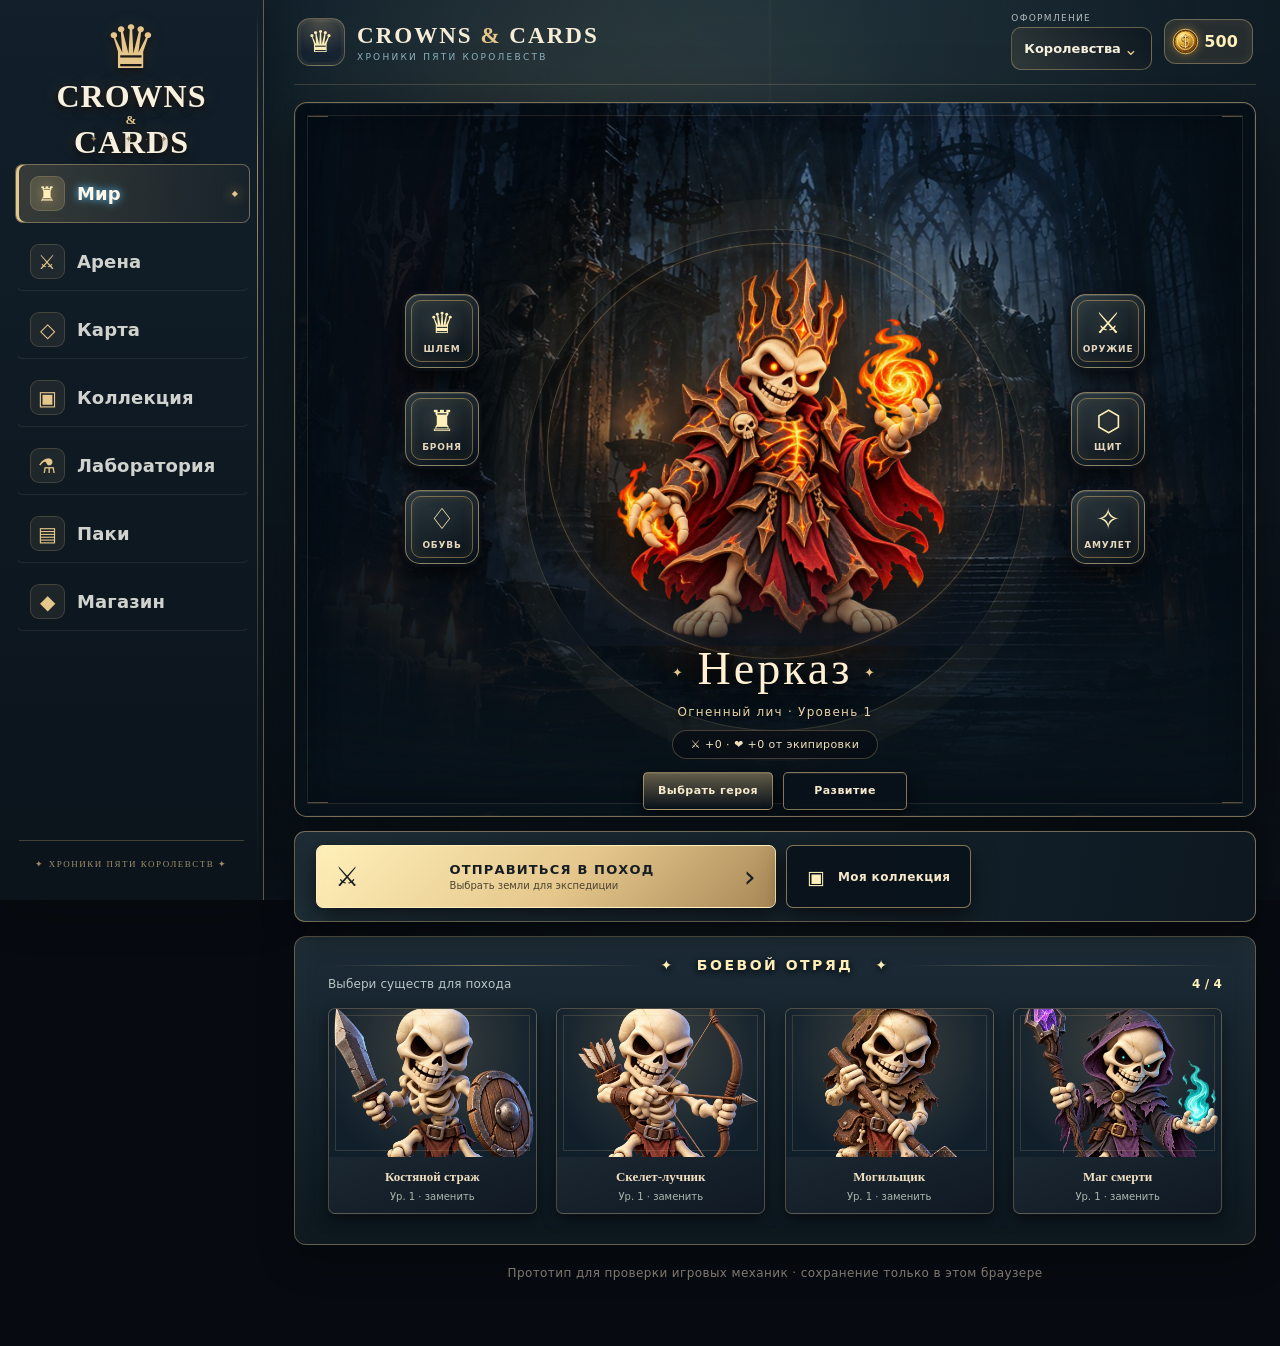
<file: play-v051.html>
<!DOCTYPE html>

<html lang="ru">
<head><script>(function(){try{window.localStorage.getItem('cc-motion')}catch(e){const saved=Object.create(null);Object.defineProperty(window,'localStorage',{configurable:true,value:{getItem(k){return saved[k]??null},setItem(k,v){saved[k]=String(v)},removeItem(k){delete saved[k]},clear(){Object.keys(saved).forEach(k=>delete saved[k])}}})}})();</script>
<meta charset="utf-8"/><meta content="#172532" name="theme-color"/><meta content="yes" name="apple-mobile-web-app-capable"/><meta content="width=device-width, initial-scale=1" name="viewport"/>
<title>Crowns &amp; Cards — Пять королевств</title>
<style>/* Original style block 0 */

:root{--bg:#10131b;--panel:#1b2130;--panel2:#252d40;--gold:#e8bd69;--text:#f3f0e8;--muted:#a9b1c3;--red:#d86c6c;--green:#77c99a}*{box-sizing:border-box}body{margin:0;background:radial-gradient(ellipse at top,#263148 0,#10131b 55%);color:var(--text);font:15px/1.45 system-ui,-apple-system,Segoe UI,sans-serif;min-height:100vh}button{font:inherit;cursor:pointer;border:1px solid #59627a;border-radius:10px;padding:10px 13px;background:#303a50;color:var(--text);transition:.15s}button:hover{filter:brightness(1.15)}button:disabled{opacity:.4;cursor:not-allowed}.primary{background:#805d2e;border-color:#c49b51}.danger{background:#572f3b;border-color:#9b5965}.app{max-width:1100px;margin:auto;padding:16px}.top{display:flex;align-items:center;justify-content:space-between;gap:12px;flex-wrap:wrap;padding:14px 16px;background:#171d29e8;border:1px solid #3b455a;border-radius:16px;margin-bottom:14px}.brand{font-weight:900;letter-spacing:1px;color:var(--gold);font-size:20px}.sub{font-size:12px;color:var(--muted)}.resources{display:flex;gap:8px;flex-wrap:wrap}.resource{background:#252d3c;padding:7px 10px;border-radius:9px;border:1px solid #3a4458}.nav{display:flex;gap:8px;flex-wrap:wrap;margin-bottom:14px}.nav button.active{background:var(--gold);color:#231b10;border-color:var(--gold);font-weight:800}.layout{display:grid;grid-template-columns:1.2fr .8fr;gap:14px}.panel{background:#191f2beF;border:1px solid #3a4357;border-radius:16px;padding:16px;min-width:0}.panel h2,.panel h3{margin:0 0 10px}.muted{color:var(--muted)}.hero{display:flex;align-items:center;gap:14px}.portrait{width:76px;height:76px;border-radius:16px;background:linear-gradient(145deg,#7d5a31,#292b3d);display:grid;place-items:center;font-size:42px;border:1px solid #b88b49;flex-shrink:0}.bar{height:8px;background:#353d50;border-radius:20px;overflow:hidden;margin:5px 0 10px}.bar span{display:block;height:100%;background:var(--green)}.places,.cards{display:grid;grid-template-columns:repeat(auto-fit,minmax(135px,1fr));gap:10px}.place{background:linear-gradient(145deg,#29364a,#1a202d);border:1px solid #46516a;border-radius:13px;padding:12px;display:flex;flex-direction:column;gap:8px}.place .emoji{font-size:30px}.place strong{font-size:15px}.place small{color:var(--muted);min-height:35px}.unit{position:relative;text-align:left;min-height:155px;padding:10px;background:linear-gradient(160deg,#343d51,#1c2230);border:1px solid #606b82;border-radius:12px;display:flex;flex-direction:column;gap:4px}.unit .art{font-size:35px}.unit .count{position:absolute;right:8px;top:8px;background:#10131be8;border-radius:8px;padding:2px 7px;color:var(--gold);font-size:12px}.unit .type{color:var(--gold);font-size:11px;text-transform:uppercase;letter-spacing:.5px}.unit .stats{color:#c6ccda;font-size:12px;margin-top:auto}.filters{display:flex;gap:8px;flex-wrap:wrap;margin:10px 0}.battle-head{display:flex;justify-content:space-between;gap:10px;flex-wrap:wrap;align-items:center}.arena{display:grid;grid-template-columns:repeat(4,minmax(0,1fr));gap:7px;margin:14px 0}.tile{aspect-ratio:1/1;display:flex;align-items:center;justify-content:center;flex-direction:column;padding:4px;background:#202a31;border:1px solid #4c5c64;border-radius:10px;min-width:0}.tile.player{background:#213b36;border-color:#6eaa91}.tile.enemy{background:#452b35;border-color:#a86574}.tile.selected{outline:3px solid var(--gold);outline-offset:1px}.tile .uniticon{font-size:clamp(20px,4vw,32px)}.tile small{font-size:10px;color:#e4e6eb}.battle-log{background:#10151f;border:1px solid #343e50;border-radius:10px;padding:10px;max-height:135px;overflow:auto;color:#c5ccda;font-size:13px}.actions{display:flex;gap:8px;flex-wrap:wrap}.empty{padding:24px;text-align:center;color:var(--muted);border:1px dashed #46516a;border-radius:12px}.notice{padding:10px;border-radius:10px;background:#2a3028;border:1px solid #566548;color:#d5e4c8;margin-bottom:10px}.footer{color:#7e879a;text-align:center;padding:20px 0;font-size:12px}.hidden{display:none!important}@media(max-width:720px){.app{padding:9px}.layout{grid-template-columns:1fr}.panel{padding:13px}.top{padding:12px}.unit{min-height:140px}.arena{gap:5px}.tile{border-radius:7px}}


/* Original style block 1 */

:root{--bg:#090d16;--panel:#141b29;--panel2:#202b40;--gold:#f3cf83;--text:#f8f1df;--muted:#b5bdce;--red:#e46d73;--green:#8fe0ae}
body{background:radial-gradient(ellipse at 50% -15%,#52617b 0%,#202c42 26%,#0b111d 64%,#070a11 100%);background-attachment:fixed;font-family:Georgia,'Times New Roman',serif;letter-spacing:.1px}
body:before{content:"";position:fixed;inset:0;pointer-events:none;opacity:.16;background-image:radial-gradient(#e9d3a0 .65px,transparent .65px);background-size:19px 19px;mask-image:linear-gradient(to bottom,black,transparent 85%);z-index:-1}
.app{max-width:1240px;padding:18px}
.top{position:relative;overflow:hidden;background:linear-gradient(105deg,rgba(14,20,33,.98),rgba(34,40,57,.94) 55%,rgba(70,52,36,.92));border:1px solid #9d804d;border-radius:8px;padding:17px 20px;box-shadow:0 10px 30px #0007,inset 0 0 0 3px #c2a46a12;margin-bottom:12px}
.top:after{content:"✦";position:absolute;right:30%;top:-38px;font-size:170px;color:#f4d38a;opacity:.055;pointer-events:none}
.brand{font-family:Georgia,serif;font-size:clamp(20px,3vw,29px);letter-spacing:3px;color:#f6d995;text-shadow:0 2px 14px #e6b45a44}
.sub{font-family:system-ui,sans-serif;letter-spacing:.5px}
.resource{background:linear-gradient(180deg,#30374a,#171d2a);border:1px solid #8b744c;border-radius:4px;box-shadow:inset 0 1px #ffffff12;font-family:system-ui,sans-serif}
.nav{gap:6px;margin-bottom:15px;padding:6px;background:#0e1420cc;border:1px solid #39465b;border-radius:7px}
.nav button{flex:1;min-width:100px;border-radius:4px;background:linear-gradient(#29354b,#171e2c);border-color:#58647a;font-family:system-ui,sans-serif}
.nav button.active{background:linear-gradient(#ffe5a0,#c39a50);color:#241a0c;border-color:#ffe4a0;box-shadow:0 0 18px #d7a84d30}
.panel{position:relative;overflow:hidden;background:linear-gradient(145deg,rgba(28,37,54,.97),rgba(13,19,30,.98));border:1px solid #6c624f;border-radius:7px;padding:18px;box-shadow:0 12px 28px #0004,inset 0 1px #ffffff09}
.panel:before{content:"";position:absolute;top:0;left:0;right:0;height:2px;background:linear-gradient(90deg,transparent,#e4c17b,#6e7f9b,transparent);opacity:.8}
.panel h2{font-size:clamp(21px,2.4vw,27px);color:#f0d49a;text-shadow:0 2px 12px #0008}
.panel h3{color:#e9d6ad}
button{border-radius:4px;background:linear-gradient(#3a4961,#202b3c);border-color:#64728a;box-shadow:0 3px 0 #090d15, inset 0 1px #ffffff13;font-family:system-ui,sans-serif}
button:active{transform:translateY(1px);box-shadow:0 1px 0 #090d15}
.primary{background:linear-gradient(#d7b36d,#8b632e);border-color:#f0d28b;color:#1c160c;font-weight:800;text-shadow:0 1px #fff4}
.danger{background:linear-gradient(#874a50,#4d2733);border-color:#c37b7e}
.layout{gap:16px}
.places{grid-template-columns:repeat(auto-fit,minmax(170px,1fr));gap:12px}
.place{position:relative;overflow:hidden;min-height:220px;justify-content:flex-start;background:linear-gradient(155deg,#344b51 0%,#1c2c36 46%,#151c2b 100%);border:1px solid #71806d;border-radius:5px;padding:14px;box-shadow:inset 0 0 30px #0a101c66,0 5px 12px #0003}
.place:nth-child(2){background:linear-gradient(155deg,#5b4c49,#302b38 48%,#161c2b);border-color:#93816e}
.place:nth-child(3){background:linear-gradient(155deg,#653d39,#3b2632 45%,#171a28);border-color:#a76b5b}
.place:after{content:"";position:absolute;inset:0;pointer-events:none;background:linear-gradient(0deg,#080d17d9,transparent 72%)}
.place>*{position:relative;z-index:1}
.place .emoji{font-size:55px;filter:drop-shadow(0 6px 6px #0008);margin:2px 0 4px}
.place strong{font-size:18px;color:#f6e7c5}
.place small{font-family:system-ui,sans-serif;min-height:44px}
.place .sub{font-family:system-ui,sans-serif}
.hero{background:linear-gradient(110deg,#242e41,#121a28);padding:12px;border:1px solid #555d70;border-radius:5px}
.portrait{border-radius:5px;width:88px;height:88px;background:radial-gradient(circle at 50% 28%,#e8c878,#7e5735 45%,#22283b 76%);border:2px solid #e0bb6a;box-shadow:0 0 0 3px #d5b46a1a,0 6px 16px #0005}
.bar{height:9px;border:1px solid #566078;background:#0b111b;border-radius:2px}
.bar span{background:linear-gradient(90deg,#64ae85,#b7e4a1)}
.unit{overflow:hidden;min-height:190px;border-radius:5px;border:1px solid #6f7182;background:linear-gradient(155deg,#3d4559,#252b3d 55%,#171d2b);box-shadow:inset 0 1px #ffffff15,0 6px 12px #0003;transition:transform .18s,border-color .18s,box-shadow .18s}
.unit:hover{transform:translateY(-3px);border-color:#e3c47b;box-shadow:0 9px 22px #0006,0 0 16px #d6b15d1a}
.unit:before{content:"";position:absolute;inset:0;pointer-events:none;background:linear-gradient(135deg,#ffffff12,transparent 36%,#080c151c)}
.unit .art{height:92px;display:grid;place-items:center;margin:-10px -10px 4px;background:radial-gradient(ellipse at 50% 100%,#c3a15c44,transparent 66%),linear-gradient(180deg,#48546a,#252d40);font-size:52px;filter:drop-shadow(0 5px 5px #0008)}
.unit .type{font-family:system-ui,sans-serif;letter-spacing:1px}
.unit .stats{font-family:system-ui,sans-serif}
.unit .count{border:1px solid #8f784c;border-radius:3px;color:#ffe2a0}
.arena{gap:8px;padding:10px;background:radial-gradient(ellipse at center,#35433d,#111923 75%);border:1px solid #766648;border-radius:5px;box-shadow:inset 0 0 30px #0008}
.tile{border-radius:4px;background:linear-gradient(145deg,#283a3b,#18252b);border:1px solid #50665e;box-shadow:inset 0 0 10px #0004}
.tile.player{background:linear-gradient(145deg,#315b4c,#1b3835);border-color:#8ac6a4;box-shadow:inset 0 0 14px #9ee8bc17}
.tile.enemy{background:linear-gradient(145deg,#613b47,#321f2b);border-color:#bd7781;box-shadow:inset 0 0 14px #f38b9915}
.tile.selected{outline:3px solid #f7d47f;box-shadow:0 0 18px #f1cb6b55;z-index:2}
.tile .uniticon{filter:drop-shadow(0 3px 2px #0008)}
.battle-log{font-family:system-ui,sans-serif;background:#0b111b;border-color:#4b5366}
.notice{background:linear-gradient(90deg,#343b2a,#252e28);border-color:#849366}
.footer{font-family:system-ui,sans-serif;letter-spacing:.4px}
@media(max-width:720px){.app{padding:8px}.top{padding:13px}.resources{width:100%}.resource{flex:1;text-align:center}.panel{padding:13px}.place{min-height:205px}.unit{min-height:175px}.unit .art{height:80px;font-size:46px}.nav button{min-width:calc(50% - 8px)}.arena{padding:6px;gap:5px}}


/* Original style block 2 */

.world-banner{position:relative;min-height:245px;display:flex;align-items:center;overflow:hidden;margin:0 0 16px;padding:27px 30px;border:1px solid #9c8150;border-radius:7px;background:linear-gradient(90deg,#111927 0%,#1d2a3b 48%,#342e37 100%);box-shadow:0 14px 35px #0006,inset 0 0 0 3px #d8b56b0d}
.world-banner:before{content:"";position:absolute;inset:0;background:linear-gradient(90deg,#101724 0%,#101724e8 38%,#10172435 75%,#10172477),radial-gradient(ellipse at 75% 45%,#c98c4a44,transparent 42%)}
.banner-copy{position:relative;z-index:2;max-width:570px}.eyebrow{font:700 11px/1.4 system-ui,sans-serif;letter-spacing:3px;color:#e5bf76}.banner-copy h1{font-size:clamp(30px,4.5vw,52px);line-height:.99;letter-spacing:-1px;margin:13px 0;color:#fff0d0;text-shadow:0 4px 16px #0008}.banner-copy h1 span{color:#f0c66e}.banner-copy p{font:14px/1.65 system-ui,sans-serif;color:#c1c8d5;max-width:440px;margin:14px 0 0}.banner-art{position:absolute;inset:0 0 0 45%;overflow:hidden;background:radial-gradient(ellipse at 66% 70%,#b36b3b66,transparent 45%)}.banner-art:before{content:"";position:absolute;bottom:-65px;left:3%;width:100%;height:155px;background:linear-gradient(160deg,#35463f,#111925 70%);clip-path:polygon(0 100%,10% 38%,20% 60%,35% 10%,48% 55%,62% 24%,78% 57%,90% 12%,100% 45%,100% 100%)}.moon{position:absolute;right:23%;top:23px;width:96px;height:96px;border-radius:50%;background:radial-gradient(circle at 35% 30%,#fff1c9,#d8a75f 65%,#8a573d);box-shadow:0 0 40px #efc36d55}.banner-dragon{position:absolute;right:11%;top:34px;font-size:clamp(75px,11vw,130px);filter:drop-shadow(0 10px 8px #0009);transform:rotate(-9deg)}.banner-hero{position:absolute;right:46%;bottom:17px;font-size:clamp(50px,7vw,83px);filter:drop-shadow(0 8px 6px #000a)}.banner-spark{position:absolute;right:39%;top:34%;font-size:34px;color:#ffe3a0;text-shadow:0 0 18px #f3cb70}.world-banner+ .layout{position:relative}
@media(max-width:620px){.world-banner{min-height:260px;padding:22px 18px;align-items:flex-start}.banner-copy{max-width:78%}.banner-copy h1{font-size:34px}.banner-copy p{font-size:12px;max-width:270px}.banner-art{left:25%;opacity:.72}.moon{width:64px;height:64px;right:17%;top:28px}.banner-dragon{right:0;top:67px;font-size:82px}.banner-hero{right:48%;bottom:10px;font-size:56px}.banner-spark{right:33%;top:39%}}


/* Original style block 3 */

.collection-toolbar{display:flex;align-items:center;justify-content:space-between;gap:12px;margin:14px 0 8px;padding:10px 12px;border:1px solid #61543c;background:#0b111bd9;color:#e7d5ad;font:11px/1.4 system-ui,sans-serif;letter-spacing:1.3px}
.collection-toolbar strong{font-size:13px;color:#ffe3a0;letter-spacing:.3px}
.collection-grid{display:grid;grid-template-columns:repeat(auto-fill,minmax(165px,1fr));gap:15px;align-items:stretch}
.trading-card{--rarity:#8b9ab0;position:relative;isolation:isolate;display:flex;flex-direction:column;min-width:0;padding:7px;border:1px solid var(--rarity);border-radius:8px;background:linear-gradient(145deg,#4b4c56,#191f2d 45%,#0c111c);box-shadow:0 7px 15px #0007,inset 0 0 0 2px #f4e1b01a;overflow:hidden;transition:transform .18s,box-shadow .18s,border-color .18s}
.trading-card:hover{transform:translateY(-5px) rotate(-.4deg);box-shadow:0 14px 25px #0009,0 0 16px color-mix(in srgb,var(--rarity) 28%,transparent)}
.trading-card:before{content:"";position:absolute;inset:3px;border:1px solid color-mix(in srgb,var(--rarity) 55%,transparent);border-radius:5px;pointer-events:none;z-index:-1}
.trading-card:after{content:"";position:absolute;inset:0;pointer-events:none;background:linear-gradient(120deg,#fff1,transparent 27%,transparent 72%,#e9cb7b0a)}
.rarity-обычная{--rarity:#9ca8b8}.rarity-редкая{--rarity:#58b5dc}.rarity-эпическая{--rarity:#bd82ff}.rarity-легендарная{--rarity:#f1c86c}
.tc-top{display:flex;align-items:center;justify-content:space-between;gap:5px;padding:5px 5px 7px;color:#fff2d0;font-weight:800;font-size:13px;text-shadow:0 2px 3px #000;min-height:32px}
.tc-level{font:10px system-ui,sans-serif;color:#ffe3a0;border:1px solid #bba16b88;border-radius:3px;padding:2px 4px;flex-shrink:0}
.tc-art{height:142px;position:relative;display:grid;place-items:center;overflow:hidden;border:1px solid color-mix(in srgb,var(--rarity) 70%,#30394a);border-radius:4px;background:radial-gradient(ellipse at 50% 58%,color-mix(in srgb,var(--rarity) 37%,transparent),transparent 58%),linear-gradient(180deg,#3b4658,#171e2c 78%);box-shadow:inset 0 0 22px #0009}
.tc-art:before,.tc-art:after{content:"";position:absolute;width:90px;height:90px;border:1px solid color-mix(in srgb,var(--rarity) 42%,transparent);transform:rotate(45deg);border-radius:15px}
.tc-art:after{width:112px;height:112px;opacity:.4}
.tc-glow{position:absolute;width:95px;height:95px;border-radius:50%;background:var(--rarity);filter:blur(34px);opacity:.22}
.tc-emoji{position:relative;z-index:1;font-size:clamp(55px,6vw,75px);filter:drop-shadow(0 8px 4px #000a);transform:translateY(-2px)}
.tc-rune{position:absolute;right:7px;bottom:4px;color:var(--rarity);font-size:18px;text-shadow:0 0 10px var(--rarity)}
.tc-info{padding:8px 4px 2px;display:flex;flex-direction:column;gap:5px;flex:1}
.tc-rarity{color:var(--rarity);font:800 10px system-ui,sans-serif;letter-spacing:1.5px;text-transform:uppercase}
.tc-type{font-size:12px;color:#d0d6e2}
.tc-stats{display:grid;grid-template-columns:1fr 1fr;gap:5px;margin-top:5px}
.tc-stats>div{display:flex;flex-direction:column;gap:3px;background:#0c111bd9;border:1px solid #69718466;border-radius:4px;padding:6px}
.tc-stats small{font:9px system-ui,sans-serif;color:#9da8bd;letter-spacing:.6px}
.tc-stats b{font:800 13px system-ui,sans-serif;color:#f8e6bb;white-space:nowrap}
.tc-footer{display:flex;justify-content:space-between;gap:5px;margin-top:7px;padding-top:6px;border-top:1px solid color-mix(in srgb,var(--rarity) 42%,transparent);font:8px system-ui,sans-serif;letter-spacing:.8px;color:#8f9bb0}
.tc-creature-img{position:absolute;inset:0;width:100%;height:100%;object-fit:contain;object-position:center 42%;z-index:2;display:block}.trading-card:has(.tc-creature-img) .tc-art{background:#8c76ac}.trading-card:has(.tc-creature-img) .tc-art:before,.trading-card:has(.tc-creature-img) .tc-art:after,.trading-card:has(.tc-creature-img) .tc-glow{display:none}.trading-card:has(.tc-creature-img) .tc-rune{z-index:3;text-shadow:0 2px 5px #342346}
@media(max-width:480px){.collection-grid{grid-template-columns:repeat(2,minmax(0,1fr));gap:9px}.tc-art{height:120px}.trading-card{padding:6px}.tc-top{font-size:12px}.tc-emoji{font-size:54px}.collection-toolbar{font-size:10px}}


/* Original style block 4 */

.world-rework{font-family:Georgia,'Times New Roman',serif;color:#e6dfc9}.world-heading{display:flex;justify-content:space-between;align-items:center;gap:20px;margin:5px 0 25px}.world-kicker,.side-kicker{font:700 10px/1.5 system-ui,sans-serif;letter-spacing:2.6px;color:#b6a47f}.world-heading h1{font-size:clamp(35px,5vw,62px);font-weight:400;letter-spacing:-1.5px;margin:5px 0 9px;color:#e8dfc6}.world-heading p{font-size:15px;color:#a7ada7;margin:0;max-width:600px;line-height:1.6}.world-chapter{font-size:42px;color:#c9b78b;text-align:center;line-height:1}.world-chapter span{font-size:18px;color:#777f79}.world-chapter small{display:block;font:10px system-ui,sans-serif;letter-spacing:3px;margin-top:8px;color:#9b9e93}.world-grid{display:grid;grid-template-columns:minmax(0,1.8fr) minmax(285px,1fr);gap:20px;align-items:start}.atlas-frame{background:#131d1b;border:1px solid #716a52;padding:8px;box-shadow:0 20px 60px #0007,inset 0 0 0 1px #181d19}.atlas-top{display:flex;justify-content:space-between;padding:10px 12px 15px;color:#b8ad8d;font:10px system-ui,sans-serif;letter-spacing:2px}.atlas-land{position:relative;aspect-ratio:900/650;min-height:390px;overflow:hidden;border:1px solid #69664c;background:#293d36}.atlas-land:after{content:'';position:absolute;inset:0;pointer-events:none;box-shadow:inset 0 0 95px 35px #101817c9}.atlas-terrain{position:absolute;width:100%;height:100%;inset:0}.atlas-node{position:absolute;z-index:2;display:flex;flex-direction:column;align-items:center;gap:6px;transform:translate(-50%,-50%);border:0;background:none;color:#f2e4bd;cursor:pointer;text-shadow:0 2px 9px #000;font-family:Georgia,serif}.atlas-node .node-symbol{display:grid;place-items:center;width:56px;height:56px;border:1px solid #c0ab79;border-radius:50%;background:radial-gradient(circle,#37473b,#15241f);font-size:32px;box-shadow:0 0 0 5px #15231c77,0 5px 22px #000a;transition:.2s}.atlas-node:hover .node-symbol,.atlas-node.chosen .node-symbol{border-color:#f2dba0;box-shadow:0 0 0 5px #d1b47c33,0 0 25px #d2ad6660;transform:scale(1.08)}.node-caption{font:700 10px system-ui,sans-serif;letter-spacing:1px;white-space:nowrap;background:#101d1cbd;padding:5px 8px;border:1px solid #95826066}.atlas-node.forest{left:23%;top:74%}.atlas-node.ruins{left:53%;top:47%}.atlas-node.dragon{left:77%;top:20%}.atlas-compass{position:absolute;right:5%;bottom:13%;font-size:42px;color:#c5b18a;opacity:.7;text-align:center}.atlas-compass small{display:block;font:11px system-ui}.atlas-bottom{position:absolute;z-index:2;bottom:10px;left:12px;font:10px system-ui,sans-serif;color:#c1b797;letter-spacing:1px}.world-side{display:flex;flex-direction:column;gap:16px}.region-details,.expedition-panel{border:1px solid #5c5747;background:linear-gradient(155deg,#242c2a,#151d1c);padding:22px;box-shadow:0 12px 32px #0005}.region-engraving{display:grid;place-items:center;height:100px;margin:14px 0 18px;background:linear-gradient(120deg,#354238,#1c2926);border:1px solid #626b59;color:#c5b488;font-size:70px;text-shadow:0 4px 15px #000}.region-engraving.ruins{background:linear-gradient(120deg,#383b38,#222526)}.region-engraving.dragon{background:linear-gradient(120deg,#44362e,#241e1d)}.region-details h2{font-size:29px;font-weight:400;margin:0 0 8px;color:#e7dcc3}.region-details p{font:13px/1.65 system-ui,sans-serif;color:#b5b9b1;margin:0}.region-rule,.side-divider{height:1px;background:#5e604e;margin:18px 0}.region-stats{display:grid;grid-template-columns:1fr 1fr;gap:12px}.region-stats small{display:block;font:9px system-ui,sans-serif;letter-spacing:1.5px;color:#9fa49a}.region-stats strong{display:block;font:16px Georgia,serif;color:#ddcc9f;margin-top:5px}.march-btn{display:flex;justify-content:space-between;width:100%;padding:14px 16px;margin-top:20px;background:#9b8254;color:#101714;border:1px solid #d2b782;font:700 13px system-ui,sans-serif;letter-spacing:.5px;cursor:pointer}.march-btn:hover{background:#c7a86d}.march-btn:disabled{opacity:.4;cursor:not-allowed}.risk-note{display:block;text-align:center;font:10px/1.5 system-ui,sans-serif;color:#aaa99b;margin-top:10px}.region-cleared{font:12px system-ui;color:#b4c4a0;margin-top:14px}.expedition-panel #hero-summary .hero{gap:10px}.expedition-panel #hero-summary .portrait{font-size:24px}.expedition-panel #hero-summary h3{margin:0}.expedition-panel #army-summary{font:12px/1.8 system-ui,sans-serif;color:#c9c9bb;max-height:135px;overflow:auto;margin-top:10px}.supply-btn{width:100%;margin-top:17px;border:1px solid #77745c;background:transparent;color:#cdbd99;padding:10px;font:12px system-ui,sans-serif;cursor:pointer}.supply-btn:disabled{opacity:.4}.expedition-panel .sub{font-size:11px;color:#8d998f;margin-top:8px}@media(max-width:850px){.world-grid{grid-template-columns:1fr}.world-side{display:grid;grid-template-columns:1fr 1fr}.atlas-land{min-height:350px}}@media(max-width:580px){.world-heading{align-items:flex-start}.world-chapter{display:none}.world-side{grid-template-columns:1fr}.atlas-land{min-height:285px}.atlas-top{font-size:8px;letter-spacing:1px}.atlas-node .node-symbol{width:42px;height:42px;font-size:24px}.node-caption{font-size:8px;letter-spacing:0}.atlas-bottom{font-size:8px}.region-engraving{height:70px;font-size:45px}}


/* Original style block 5 */
.gothic-world{max-width:850px;margin:auto;font-family:Georgia,serif}.gothic-hero-scene{height:clamp(410px,66vw,600px);position:relative;overflow:hidden;border:1px solid #746247;border-radius:5px;background:radial-gradient(ellipse at 50% 30%,#4b4c57 0%,#1b222b 42%,#0d1017 80%)}.gothic-moon{position:absolute;top:8%;left:40%;width:180px;aspect-ratio:1;border-radius:50%;background:#b6b3a4;filter:blur(8px);opacity:.17}.gothic-arches{position:absolute;inset:0;background:repeating-linear-gradient(90deg,transparent 0 19%,#080a0e 19.5% 21%,transparent 21.5% 39%);opacity:.38}.hero-figure{position:absolute;bottom:-40px;left:50%;transform:translateX(-50%);height:93%;width:min(76%,380px);filter:drop-shadow(0 20px 18px #000)}.hero-figure svg{height:100%;width:100%}.scene-shade{position:absolute;inset:0;background:linear-gradient(0deg,#0c0e13 0%,transparent 37%)}.scene-caption{position:absolute;bottom:22px;left:24px;right:24px;text-align:center}.scene-caption span{font:11px system-ui;letter-spacing:2px;color:#c4a977}.scene-caption h1{font:normal 42px Georgia,serif;margin:4px;color:#f1e5cc}.scene-caption p{color:#c6c0b7;margin:0}.world-simple-actions{display:grid;grid-template-columns:1fr 1fr;gap:10px;margin:13px 0 26px}.world-simple-actions button{border-radius:4px;background:#28252a;border-color:#796449;color:#e9d7b5;padding:15px}.world-simple-actions button:first-child{background:#806443;color:#fff0d6}.world-simple-bottom{max-width:650px;margin:auto}.world-simple-title{font-size:24px;margin:0 0 12px;color:#e5d7be}.world-locations{display:grid;gap:8px;margin-bottom:16px}.world-locations button{display:flex;justify-content:space-between;text-align:left;border-radius:3px;background:#1c2028;border:1px solid #41434b;padding:15px 17px;color:#e5ddcc}.world-locations button.selected{border-color:#c3a574;background:#303039}.world-locations span{font-size:23px;line-height:18px;color:#bda47b}.gothic-world .region-details{margin:0 0 14px;border-radius:4px}.gothic-world .region-engraving{display:none}.gothic-world .expedition-panel{margin-bottom:25px;border-radius:4px}.gothic-world .expedition-panel #hero-summary{margin-top:12px}@media(max-width:550px){.gothic-hero-scene{height:450px}.hero-figure{height:86%;bottom:-22px}.scene-caption h1{font-size:34px}.world-simple-actions button{font-size:13px}}.hero-upgrade-menu,.settings-menu{margin:12px 0;border:1px solid #635640;background:#1a1a21;padding:12px;color:#e4d3b0}.hero-upgrade-menu summary,.settings-menu summary{cursor:pointer;font-weight:600}.upgrade-inner{padding:10px 0 0}.upgrade-inner button{margin-top:10px}.settings-menu{margin-top:22px}


/* Original style block 6 */

/* Compact gothic hero screen, no gameplay changes */
.gothic-world{max-width:850px;margin:auto}
.gothic-hero-scene{height:265px!important;min-height:0!important;margin-bottom:8px!important}
.hero-figure{height:100%!important;bottom:-38px!important;right:8%!important}
.scene-caption{bottom:14px!important;left:20px!important}
.scene-caption h1{font-size:30px!important;margin:3px 0!important}
.scene-caption p{font-size:12px!important;margin:2px 0!important}
.world-simple-actions{margin:8px 0 15px!important;gap:8px!important}
.world-simple-actions button{padding:9px 12px!important;font-size:13px!important}
.world-simple-title{font-size:18px!important;margin:0 0 8px!important}
.world-locations{gap:5px!important;margin-bottom:10px!important}
.world-locations button{padding:9px 12px!important;font-size:13px!important}
.gothic-world .region-details,.gothic-world .expedition-panel{padding:12px!important;margin-bottom:10px!important}
.gothic-world .region-details h2{font-size:20px!important}
.gothic-world .expedition-panel .hero{padding:7px!important;gap:9px!important}
.gothic-world .expedition-panel .portrait{width:42px!important;height:42px!important;font-size:24px!important;border-radius:5px!important}
.gothic-world .expedition-panel .hero h3{font-size:16px!important;margin:0!important}
.gothic-world .expedition-panel .hero+.muted{font-size:12px!important}
.hero-upgrade-menu,.settings-menu{padding:8px 10px!important;margin:8px 0!important;font-size:13px!important}
.gothic-world #army-summary{font-size:12px!important;line-height:1.5!important;columns:2}
.gothic-world .side-kicker{font-size:9px!important}
@media(max-width:550px){.gothic-hero-scene{height:230px!important}.hero-figure{height:94%!important;right:-4%!important;bottom:-22px!important}.scene-caption h1{font-size:27px!important}.scene-caption{left:13px!important}.world-simple-actions button{padding:9px 6px!important}.gothic-world .region-details,.gothic-world .expedition-panel{padding:10px!important}}


/* Original style block 7 */

.world-stage{display:grid;grid-template-columns:minmax(0,1.35fr) minmax(280px,1fr);gap:12px;align-items:stretch}
.world-stage .gothic-hero-scene{height:auto!important;min-height:310px!important;margin:0!important}
.world-stage .world-simple-bottom{min-width:0;margin:0!important;padding:12px!important;background:#151a25;border:1px solid #65573f;border-radius:7px}
.world-stage .region-details{padding:9px!important;margin:8px 0!important}
.world-stage .region-engraving{display:none!important}
.world-stage .region-details h2{font-size:17px!important;margin:4px 0!important}
.world-stage .region-details p{font-size:12px!important;margin:4px 0!important}
.world-stage .region-stats{margin:7px 0!important}
.world-stage .world-simple-title{font-size:16px!important}
.world-stage .world-locations{gap:5px!important}
.world-stage .world-locations button{padding:8px!important}
.world-stage .expedition-panel{display:none!important}
.world-hero-bottom{margin-top:12px;padding:12px;background:#151a25;border:1px solid #65573f;border-radius:7px}
.world-hero-bottom .expedition-panel{margin:0!important}
.world-hero-bottom #army-summary{columns:unset!important;display:flex;gap:6px;flex-wrap:wrap}
.army-chip{display:inline-flex;align-items:center;gap:5px;border:1px solid #766548;background:#242936;padding:6px 9px;border-radius:5px;font-size:12px}
.army-equipped{display:grid;grid-template-columns:repeat(4,minmax(0,1fr));gap:9px;margin:14px 0}
.army-slot{border:1px dashed #66583d;min-height:126px;display:flex;align-items:center;justify-content:center;flex-direction:column;background:#151a23;border-radius:6px;color:#a69b83;text-align:center;padding:8px;cursor:pointer}
.army-slot.filled{border-style:solid;border-color:#b99a5e;background:#262532;color:#eee2c6}
.army-slot .army-emoji{font-size:33px}.army-slot small{font-size:11px;color:#b8af9e}
.army-pool{display:grid;grid-template-columns:repeat(auto-fill,minmax(120px,1fr));gap:9px}
.army-choice{border:1px solid #55566a;background:#252b38;border-radius:6px;padding:12px 7px;text-align:center;min-height:115px}
.army-choice.chosen{border-color:#e1b96a;background:#3b352d;box-shadow:inset 0 0 0 1px #bfa166}
.army-choice .army-emoji{display:block;font-size:35px}.army-choice small{display:block;color:#b9b3a9;font-size:11px}
@media(max-width:650px){.world-stage{grid-template-columns:minmax(0,1fr) minmax(0,1fr);gap:7px}.world-stage .gothic-hero-scene{min-height:300px!important}.world-stage .world-simple-bottom{padding:7px!important}.world-stage .world-locations button{font-size:11px!important;padding:7px 4px!important}.world-stage .region-details{padding:6px!important}.world-stage .region-details h2{font-size:14px!important}.world-stage .region-details p,.world-stage .risk-note{font-size:10px!important}.world-stage .region-stats{gap:5px!important}.world-stage .region-stats strong{font-size:11px!important}.world-stage .march-btn{font-size:12px!important;padding:8px 5px!important}.world-stage .world-simple-title{font-size:13px!important}.world-stage .scene-caption h1{font-size:22px!important}.world-stage .scene-caption{left:8px!important}.world-stage .hero-figure{right:-20%!important}.army-equipped{gap:5px}.army-slot{min-height:95px;padding:4px}.army-slot .army-emoji{font-size:25px}.army-slot small{font-size:9px}}


/* Original style block 8 */

#collection-cards.collection-grid{display:grid;grid-template-columns:repeat(auto-fill,minmax(195px,1fr));gap:13px}
.skeleton-card{background:#141922;border:1px solid #605747;border-radius:8px;overflow:hidden;cursor:pointer;color:#e9dfcb;transition:border-color .2s,transform .2s;min-width:0}.skeleton-card:hover{border-color:#c6a66b;transform:translateY(-2px)}.skeleton-card.equipped{border-color:#d8b36a;box-shadow:0 0 0 1px #d8b36a66}.skeleton-art{width:100%;aspect-ratio:494/327;background-size:contain;background-position:center;background-repeat:no-repeat;background-color:#11151c}.skeleton-meta{padding:9px 10px;display:flex;flex-direction:column;gap:4px}.skeleton-meta strong{font-size:14px}.skeleton-meta small{font-size:10px;color:#b9b0a2}.skeleton-stats{display:flex;justify-content:space-between;color:#e2c58b;font-weight:700}.army-choice img{display:block;width:100%;aspect-ratio:494/327;object-fit:contain;border-radius:3px;margin-bottom:8px}.army-choice{padding:6px!important}.army-choice b{display:block;font-size:12px}.army-slot img{width:100%;height:75px;object-fit:contain;border-radius:3px}.army-slot{gap:4px}.army-slot b{font-size:11px}.battle-art{width:100%;height:70px;object-fit:contain}.pack-art{width:100%;aspect-ratio:494/327;object-fit:contain}.collection-toolbar{display:none!important}@media(max-width:560px){#collection-cards.collection-grid{grid-template-columns:repeat(2,minmax(0,1fr));gap:8px}.skeleton-meta{padding:7px}.skeleton-meta strong{font-size:12px}.army-slot img{height:54px}}

</style>
<style>/* Original style block 9 */

:root{--bg:#090e15;--panel:#111922;--panel2:#202935;--gold:#d5ad6b;--text:#e9dfcd;--muted:#a6a29a}
body{background:linear-gradient(90deg,#070b11ed,#101722df 50%,#070b11ef),radial-gradient(ellipse at 50% 0,#344253,#070b11 70%);font-family:Georgia,'Times New Roman',serif}
body:before{content:'';position:fixed;inset:0;z-index:-1;opacity:.19;pointer-events:none;background:repeating-linear-gradient(90deg,transparent 0 14%,#7d8b951b 14.1% 14.5%,transparent 14.6% 17%),radial-gradient(ellipse at 50% 4%,#7c8b9c44,transparent 50%)}
.app{max-width:1420px}.top{background:linear-gradient(100deg,#0b111a,#18202b,#0b111a);border:1px solid #6b5537;border-radius:2px;box-shadow:0 8px 32px #0009}.brand{font-size:clamp(22px,2.5vw,31px);letter-spacing:2px;font-family:Georgia,serif;text-shadow:0 3px 5px #000}.nav{gap:0;border-bottom:1px solid #725c3d;margin-bottom:17px;justify-content:center;background:#0b1119e0}.nav button{border:0;border-radius:0;background:transparent;padding:14px clamp(12px,3vw,32px);color:#c1b19a;font-size:16px}.nav button.active{background:linear-gradient(#26374b,#142536)!important;color:#eaf5ff!important;border-bottom:2px solid #77bff0!important;box-shadow:inset 0 0 18px #5295c53d}.panel{border-radius:3px;background:#121a24e8;border-color:#66553c}button{border-radius:3px}.resource{border-radius:2px;background:#131c28;border-color:#5c4e39}
.packs-screen{background:radial-gradient(ellipse at 55% 0,#32435455,transparent 55%),linear-gradient(#0c131dbb,#080d15e8);border:1px solid #655238;padding:clamp(14px,2.3vw,30px);min-height:640px;box-shadow:inset 0 0 80px #0008}.packs-heading{text-align:center;margin:0 0 25px}.packs-heading small{font-size:11px;letter-spacing:3px;color:#c2a372}.packs-heading h2{font-size:clamp(28px,3.5vw,46px);font-weight:normal;margin:4px 0;color:#f2dbaf}.packs-heading p{color:#b8b3aa;margin:0;font-size:14px}.packs-layout{display:grid;grid-template-columns:minmax(190px,.8fr) minmax(250px,1.25fr) minmax(220px,1fr);gap:clamp(12px,2vw,27px);align-items:start}.pack-menu{display:grid;gap:12px}.pack-menu-item{display:flex;align-items:center;text-align:left;gap:12px;background:linear-gradient(105deg,#111923,#0b1119);border:1px solid #61513d;min-height:77px;color:#dfc8a1;padding:12px}.pack-menu-item.selected{border-color:#e4b66b;box-shadow:0 0 0 1px #7e5a29,inset 0 0 25px #b9882730,0 0 22px #b5842826}.pack-menu-item>span:nth-child(2){flex:1}.pack-menu-item b,.pack-menu-item small{display:block}.pack-menu-item b{font-size:16px;font-weight:normal}.pack-menu-item small{font-size:11px;color:#a8a29a;margin-top:4px}.pack-symbol{font-size:32px;color:#d4b176}.pack-focus{text-align:center;min-width:0}.pack-image{height:340px;max-width:380px;margin:auto;background:radial-gradient(ellipse at 50% 55%,#20425c 0%,#111b2a 45%,#090e17 78%);border:2px solid #827257;box-shadow:inset 0 0 40px #000,0 15px 40px #0009;position:relative;overflow:hidden}.pack-image:before,.pack-image:after{content:'✦';position:absolute;top:9px;color:#bca171;font-size:25px;z-index:2}.pack-image:before{left:12px}.pack-image:after{right:12px}.pack-art-inner{width:100%;height:100%;background-position:center;background-repeat:no-repeat;background-size:contain;filter:drop-shadow(0 0 20px #49a8e055)}.pack-title{font-size:27px;color:#e9cb90;letter-spacing:1.4px;margin:14px 0 4px}.pack-focus p{color:#b6b1a8;font-size:13px;min-height:22px}.summon-button{width:min(100%,380px);padding:15px 10px;background:linear-gradient(180deg,#193f5c,#101e30);border:2px solid #72b6e7;box-shadow:0 0 22px #329add55,inset 0 0 18px #63b2ee33;color:#e9f5ff;font-size:16px;letter-spacing:1px}.pack-preview{min-width:0}.preview-heading,.recent-title{font-size:12px;letter-spacing:2px;color:#d2b27c;border-bottom:1px solid #574936;padding-bottom:10px;margin-bottom:12px}.pack-preview-cards{display:grid;grid-template-columns:repeat(2,minmax(0,1fr));gap:11px}.preview-card{border:1px solid #67573e;background:#101720;overflow:hidden;min-width:0}.preview-card img{width:100%;aspect-ratio:1/1;object-fit:contain;display:block;background:#111923}.preview-card strong{display:block;font-size:12px;padding:8px 5px;color:#e1d2b5;font-weight:normal;text-align:center}.recent-title{margin-top:18px}.pack-rewards{display:grid;grid-template-columns:repeat(3,minmax(0,1fr));gap:8px;margin-top:12px}.pack-rewards .preview-card img{aspect-ratio:1/1}.pack-rewards .preview-card strong{font-size:11px}.hero-collection-card{display:flex;gap:10px;align-items:center;border:1px solid #6a573d;background:#151e29;padding:10px;margin:10px 0}.hero-collection-card img{width:90px;height:80px;object-fit:cover;object-position:center}.hero-collection-card strong{color:#e6cc9d}
@media(max-width:850px){.packs-layout{grid-template-columns:1fr 1.4fr}.pack-preview{grid-column:1/-1}.pack-preview-cards{grid-template-columns:repeat(4,minmax(0,1fr))}.pack-image{height:300px}}
@media(max-width:530px){.packs-layout{grid-template-columns:1fr}.pack-menu{grid-template-columns:1fr 1fr}.pack-menu-item{padding:8px;min-height:66px}.pack-symbol{font-size:23px}.pack-menu-item b{font-size:13px}.pack-menu-item small{font-size:10px}.pack-image{height:290px}.pack-preview{grid-column:auto}.pack-preview-cards{grid-template-columns:repeat(2,minmax(0,1fr))}.nav button{font-size:12px;padding:12px 10px}.packs-screen{padding:12px}}


/* Original style block 10 */

html{min-height:100%;background:#070b11}
body{background:#080b11!important;min-height:100vh;position:relative;isolation:isolate}
body::before{content:""!important;position:fixed!important;inset:0!important;z-index:-2!important;opacity:1!important;pointer-events:none!important;background:linear-gradient(90deg,rgba(5,8,13,.52),rgba(5,8,13,.28) 48%,rgba(5,8,13,.58)),linear-gradient(0deg,rgba(4,6,10,.60),rgba(4,6,10,.12) 40%,rgba(4,6,10,.42)),url("assets/backgrounds/cathedral.jpg") center center / cover no-repeat!important;mask-image:none!important}
body::after{content:"";position:fixed;inset:0;z-index:-1;pointer-events:none;background:rgba(4,7,13,.18)}
.app{position:relative;z-index:0}
.top,.nav,.panel,.gothic-world,.world-banner,.army-panel,.pack-panel{backdrop-filter:blur(8px)}
.top{background:linear-gradient(110deg,rgba(9,13,21,.94),rgba(16,23,35,.88))!important}
.nav{background:rgba(8,12,20,.88)!important}
.panel{background:linear-gradient(150deg,rgba(17,23,35,.93),rgba(8,12,21,.91))!important}
@media(max-width:720px){body::before{background-position:52% center!important}.panel{backdrop-filter:blur(5px)}}


/* Original style block 11 */

:root{--gold:#d9b780;--muted:#b4aa9c}
body{font-family:Georgia,'Times New Roman',serif!important}
.app{max-width:1660px!important;margin:auto!important;padding:0 22px 22px 300px!important;min-height:100vh}
.top{min-height:95px!important;background:transparent!important;border-bottom:1px solid #94744b55!important;display:flex!important;justify-content:flex-end!important;padding:18px 12px!important}
.top .brand,.top .sub{display:none!important}
.top .resources{display:flex;gap:12px;align-items:center}
.resource{border:1px solid #96724a!important;background:#070b12db!important;color:#e6c38b!important;border-radius:2px!important;box-shadow:0 0 16px #0007}
.nav{position:absolute!important;top:23px;left:320px;right:370px;z-index:8;background:#070b13d9!important;display:flex!important;justify-content:center!important;gap:0!important;border:1px solid #8c69464d!important;border-radius:0!important;overflow:visible!important;padding:0!important}
.nav button{border:0!important;border-right:1px solid #86633e4a!important;background:transparent!important;color:#c9ab7c!important;border-radius:0!important;min-height:49px;padding:10px 18px!important;font-size:17px!important;white-space:nowrap}
.nav button.active,.gothic-sidebar button.active{background:linear-gradient(90deg,#092039,#0e304b,#091c2d)!important;color:#d7f1ff!important;border-color:#58b7ff!important;box-shadow:inset 0 0 12px #2fafff65,0 0 16px #209eff50!important;text-shadow:0 0 9px #5bc4ff}
.gothic-sidebar{position:fixed;z-index:12;top:0;bottom:0;left:max(0px,calc((100vw - 1660px)/2));width:275px;padding:16px 14px;background:linear-gradient(90deg,#06080dF5,#0a0e16dc);border-right:1px solid #98724775;display:flex;flex-direction:column;gap:5px;box-shadow:10px 0 40px #0009}
.side-logo{height:170px;text-align:center;color:#d9b77d;font-size:48px;line-height:1.05;text-shadow:0 3px 8px #000;display:flex;flex-direction:column;align-items:center;justify-content:center}
.side-logo span{font-size:29px;letter-spacing:1px;display:flex;flex-direction:column;font-weight:bold}.side-logo small{font-size:13px}
.gothic-sidebar button{width:100%;display:flex;gap:18px;align-items:center;text-align:left;background:#090c13dd!important;border:1px solid #8e6c46aa!important;border-radius:0!important;color:#e1c498!important;padding:14px 18px!important;font-size:20px!important;min-height:62px}
.gothic-sidebar button span{font-size:18px}
main{padding-top:20px!important}.gothic-world{display:grid!important;grid-template-columns:minmax(0,1.5fr) minmax(275px,0.95fr)!important;grid-template-areas:'heading heading' 'hero missions'!important;align-items:start;gap:18px!important;background:transparent!important;border:0!important;box-shadow:none!important;padding:0!important}
.gothic-world.hidden{display:none!important}
.world-title{grid-area:heading;padding:0 8px}.world-title h1{font-size:39px;font-weight:normal;color:#f6ead9;margin:0 0 4px}.world-title p{color:#c8bbab;margin:0 0 5px}
.gothic-hero-scene{grid-area:hero;min-height:520px!important;height:clamp(520px,65vh,730px)!important;background:linear-gradient(#070b1055,#070b1090)!important;border:1px solid #95754e77!important;border-radius:0!important;box-shadow:inset 0 0 75px #0009!important}
.gothic-hero-scene .hero-figure{max-height:83%!important}.scene-caption{background:linear-gradient(transparent,#080c15ed)!important}
.world-simple-bottom{grid-area:missions!important;background:#080c15c7!important;border:1px solid #96764b99!important;border-radius:0!important;padding:17px!important;min-width:0!important}
.world-simple-title{font-size:20px!important;color:#e4c392!important;text-align:center;letter-spacing:1px;margin:0 0 14px!important}
.world-locations{display:grid!important;grid-template-columns:1fr!important;gap:11px!important}
.world-locations button{min-height:86px!important;border:1px solid #97734899!important;border-radius:0!important;background:linear-gradient(110deg,#172234e8,#0b1019e8)!important;text-align:left!important;font-size:18px!important;color:#f0dec4!important;padding:16px!important}
.world-locations button.selected{border-color:#64a9d8!important;box-shadow:inset 0 0 14px #338cbd40!important}
.region-details{background:#0b101bd9!important;border:1px solid #98744770!important;border-radius:0!important;margin-top:14px!important}
.march-btn,.summon-button,.primary{background:linear-gradient(#78251d,#340c0d)!important;border:1px solid #b9855c!important;color:#f5d8ad!important;border-radius:2px!important;text-shadow:0 1px 3px #000!important}
.expedition-panel{border-top:1px solid #99744a77;margin-top:16px;padding-top:12px}
.panel,.packs-screen{background:#090d16d9!important;border:1px solid #9d7a5088!important;border-radius:0!important;box-shadow:0 10px 50px #0008!important}
.panel h2,.packs-heading h2{color:#ead1a7!important;font-weight:normal!important}
.footer{color:#8b8277!important}
@media(max-width:1200px){.app{padding-left:230px!important}.gothic-sidebar{width:215px}.side-logo{height:120px}.side-logo span{font-size:23px}.gothic-sidebar button{min-height:54px;padding:10px!important}.nav{left:245px;right:300px}.nav button{padding:9px!important;font-size:14px!important}}
@media(max-width:880px){.app{padding:0 12px 20px!important}.gothic-sidebar{display:none!important}.top{min-height:116px!important;align-items:flex-start!important;padding-top:12px!important}.nav{position:relative!important;left:auto!important;right:auto!important;top:auto!important;margin:0 0 14px!important;overflow-x:auto!important;justify-content:flex-start!important}.nav button{flex:1}.gothic-world{grid-template-columns:1fr!important;grid-template-areas:'heading' 'hero' 'missions'!important}.gothic-hero-scene{height:440px!important;min-height:440px!important}.world-title h1{font-size:30px}}
@media(max-width:540px){.top{min-height:64px!important}.top .resources{gap:5px}.resource{font-size:12px;padding:5px!important}.nav button{font-size:12px!important;padding:10px 7px!important}.gothic-hero-scene{height:350px!important;min-height:350px!important}.world-locations button{min-height:64px!important}.world-title p{font-size:13px}}


/* Original style block 12 */

/* Gothic reference interface: functional, responsive components */
:root{--metal:#b18b59;--blue:#6cc9ff}
body{background-color:#080b11!important;font-family:Georgia,'Times New Roman',serif!important}
body::before{filter:saturate(1.18) contrast(1.06)!important}
.app{max-width:1680px!important;padding-left:292px!important;padding-right:26px!important}
.gothic-sidebar{width:278px!important;background:linear-gradient(90deg,#030508ef,#070a11e3 85%,#070a1190)!important;border-right:0!important}
.side-logo{height:174px!important;font-size:60px!important;color:#e6c48b!important;text-shadow:0 2px 0 #39230c,0 6px 10px #000,0 0 16px #b58a4b70!important}
.side-logo span{font-size:32px!important;line-height:1.02!important}
.gothic-sidebar button{min-height:67px!important;border:1px solid #927044!important;background:linear-gradient(#11151ccf,#08090edb)!important;color:#e3c18e!important;box-shadow:inset 0 0 0 2px #18130e,0 3px 7px #0009!important}
.gothic-sidebar button.active{border:1px solid #84d8ff!important;box-shadow:inset 0 0 0 2px #245f87,0 0 13px #4cbaff!important}
.nav{left:315px!important;right:300px!important;top:28px!important;background:#07090fdc!important;border:1px solid #9e7b4f!important}
.nav button{font-size:17px!important;min-height:56px!important;padding:10px 17px!important}
.top{min-height:112px!important}
main{padding-top:5px!important}
.gothic-world{display:grid!important;grid-template-columns:minmax(0,1fr) minmax(320px,430px)!important;grid-template-areas:'heading missions' 'scene missions' 'squad battle'!important;grid-template-rows:auto minmax(410px,1fr) auto!important;gap:13px 18px!important;min-height:calc(100vh - 145px)!important}
.world-title{grid-area:heading!important;padding:5px 14px!important;align-self:start!important}
.world-title h1{font-size:48px!important;color:#f2e1c5!important;text-shadow:0 4px 7px #000!important}
.world-title p{font-size:18px!important;max-width:420px!important;line-height:1.45!important;color:#c8c5c3!important}
.gothic-hero-scene{grid-area:scene!important;background:transparent!important;border:0!important;box-shadow:none!important;min-height:390px!important;height:auto!important;position:relative!important;pointer-events:none}
.scene-caption{position:absolute!important;bottom:5px!important;left:10px!important;right:auto!important;width:min(380px,100%)!important;padding:14px!important;background:linear-gradient(90deg,#070a12ed,#080b13aa,transparent)!important;border-left:2px solid #b58c55!important;pointer-events:auto}
.scene-caption .scene-kicker{color:#c1a67b!important}
.world-simple-bottom{grid-area:missions!important;align-self:stretch!important;background:transparent!important;border:0!important;padding:0!important;box-shadow:none!important;display:flex!important;flex-direction:column!important;gap:12px!important}
.world-simple-title{font-size:22px!important;text-align:center!important;background:#060911cf!important;border:1px solid #967344!important;padding:10px!important;color:#f3d6a6!important}
.world-locations{display:flex!important;flex-direction:column!important;gap:13px!important}
.world-locations button{position:relative!important;isolation:isolate!important;overflow:hidden!important;min-height:139px!important;padding:20px 24px!important;display:flex!important;flex-direction:column!important;justify-content:space-between!important;text-align:left!important;border:2px solid #a17b4c!important;background:#090e19!important;color:#f4e9d9!important;font-size:21px!important;text-shadow:0 2px 6px #000!important;box-shadow:inset 0 0 0 3px #15100d,0 5px 12px #0009!important}
.world-locations button:before{content:'';position:absolute;inset:0;z-index:-1;background:linear-gradient(90deg,#05070ce8,#05070c55 75%,#05070c3d),var(--mission-art) center/cover!important}
.world-locations button:after{content:'❯';position:absolute;right:18px;top:39%;color:#f2d29a;font-size:24px}
.world-locations button span{display:none!important}
.world-locations button small{font-size:13px;color:#dbc9ae;font-weight:normal}
.world-locations button.selected{border-color:#8bcfff!important;box-shadow:inset 0 0 0 2px #397b9d,0 0 14px #53bfff66!important}
.region-details{margin-top:auto!important;padding:12px!important;background:#070b13d9!important;border:1px solid #97764e!important;color:#e5d0b2!important}
.world-squad-panel{grid-area:squad!important;background:#080c14eb!important;border:1px solid #a07c50!important;padding:12px!important;align-self:end!important;box-shadow:inset 0 0 0 2px #211a14,0 8px 20px #000a!important;max-height:210px;overflow:auto}
.world-squad-panel .world-simple-title,.world-squad-panel h3{font-size:18px!important}
.world-squad-panel #army-summary{min-height:52px}
.world-squad-panel details{margin-top:7px!important}
.world-battle-action{grid-area:battle!important;align-self:end!important;width:100%;height:88px;font:30px Georgia,serif;color:#ffe0ad;background:linear-gradient(#7e1e19,#4c0b0d 60%,#280508);border:3px double #c69b63;box-shadow:inset 0 0 0 3px #3b0b0b,0 0 0 2px #100b0b,0 5px 22px #000c;cursor:pointer;text-shadow:0 3px 4px #000}
.world-battle-action:hover{filter:brightness(1.25)}
#tab-army:not(.hidden),#tab-collection:not(.hidden),#tab-packs:not(.hidden),#tab-battle:not(.hidden){background:#080c14c7!important;border:1px solid #97744b!important;box-shadow:0 10px 40px #0008!important;padding:24px!important}
button:focus-visible{outline:2px solid #83cfff;outline-offset:3px}
@media(max-width:1250px){.app{padding-left:235px!important}.gothic-sidebar{width:220px!important}.nav{left:245px!important;right:280px!important}.nav button{font-size:14px!important;padding:8px!important}.gothic-world{grid-template-columns:minmax(0,1fr) minmax(275px,350px)!important}.world-locations button{min-height:117px!important;font-size:17px!important}}
@media(max-width:880px){.app{padding:0 12px 24px!important}.gothic-sidebar{display:none!important}.nav{position:relative!important;left:auto!important;right:auto!important;top:auto!important}.gothic-world{grid-template-columns:1fr!important;grid-template-areas:'heading' 'scene' 'missions' 'squad' 'battle'!important;grid-template-rows:auto 260px auto auto auto!important}.gothic-hero-scene{min-height:260px!important}.world-locations button{min-height:95px!important}.world-battle-action{height:70px!important}.world-title h1{font-size:36px!important}}


/* Original style block 13 */

.gothic-world{max-width:none!important;width:100%!important;margin:0!important}
.gothic-world:not(.hidden){display:grid!important;grid-template-columns:minmax(0,1fr) minmax(300px,410px)!important;grid-template-areas:'heading missions' 'scene missions' 'squad battle'!important;grid-template-rows:auto minmax(320px,1fr) auto!important;align-items:stretch!important}
.gothic-hero-scene{grid-area:scene!important;height:auto!important;min-height:340px!important}
.world-simple-bottom{grid-area:missions!important}
.world-squad-panel{grid-area:squad!important}
.world-battle-action{grid-area:battle!important}
#tab-world.hidden{display:none!important}
@media(max-width:880px){
.gothic-world:not(.hidden){grid-template-columns:1fr!important;grid-template-areas:'heading' 'scene' 'missions' 'squad' 'battle'!important;grid-template-rows:auto 220px auto auto auto!important}
.gothic-hero-scene{height:220px!important;min-height:220px!important}
}


/* Original style block 14 */

@media(min-width:881px){
 #tab-world.gothic-world:not(.hidden){
  display:grid!important;
  grid-template-columns:minmax(0,1fr) minmax(300px,410px)!important;
  grid-template-areas:"squad missions" "scene missions"!important;
  grid-template-rows:auto minmax(390px,1fr)!important;
  gap:16px 20px!important;
  align-items:start!important;
 }
 #tab-world .world-squad-panel{
  grid-area:squad!important;
  justify-self:center!important;
  align-self:start!important;
  width:min(100%,670px)!important;
  max-height:none!important;
  overflow:visible!important;
 }
 #tab-world .gothic-hero-scene{grid-area:scene!important;min-height:360px!important}
 #tab-world .world-simple-bottom{grid-area:missions!important}
}
@media(max-width:880px){
 #tab-world.gothic-world:not(.hidden){
  display:grid!important;
  grid-template-columns:1fr!important;
  grid-template-areas:"squad" "scene" "missions"!important;
  grid-template-rows:auto minmax(220px,auto) auto!important;
 }
 #tab-world .world-squad-panel{grid-area:squad!important;max-height:none!important;overflow:visible!important}
 #tab-world .gothic-hero-scene{grid-area:scene!important}
 #tab-world .world-simple-bottom{grid-area:missions!important}
}


/* Original style block 15 */

/* Single navigation: gothic left sidebar. Keep resource header. */
.nav{display:none!important}
.app{padding-top:0!important}
@media (max-width:880px){
 .gothic-sidebar{display:flex!important;position:relative!important;left:auto!important;top:auto!important;bottom:auto!important;width:100%!important;min-height:0!important;height:auto!important;flex-direction:row!important;align-items:stretch!important;flex-wrap:wrap!important;padding:7px!important;gap:5px!important;overflow:visible!important;border:1px solid #947247!important;margin-bottom:8px!important}
 .gothic-sidebar .side-logo{display:none!important}
 .gothic-sidebar button{flex:1 1 95px!important;min-height:44px!important;padding:7px!important;font-size:13px!important}
 .app{padding:0 12px 24px!important}
}


/* Original style block 16 */

header.top{min-height:42px!important;height:auto!important;margin:0 0 5px!important;padding:4px 8px!important;border:0!important;border-radius:0!important;background:transparent!important;box-shadow:none!important;backdrop-filter:none!important;overflow:visible!important;justify-content:flex-end!important}
header.top:after{display:none!important}
header.top .resources{width:auto!important;gap:0!important;margin:0!important;display:flex!important;justify-content:flex-end!important}
header.top .resource:has(#gold){display:flex!important;align-items:center!important;gap:5px!important;flex:initial!important;border:0!important;background:transparent!important;box-shadow:none!important;padding:3px 5px!important;color:#e8c58c!important;font-size:19px!important;font-weight:600!important}
header.top .resource:not(:has(#gold)){display:none!important}
@media(max-width:880px){header.top{min-height:36px!important;padding:3px 5px!important}header.top .resources{width:auto!important}header.top .resource:has(#gold){font-size:16px!important}}


/* Original style block 17 */
.resources .resource{display:flex!important;align-items:center!important;gap:9px!important}.resources .resource[style*="display:none"]{display:none!important}.gold-coin-icon{flex:none;filter:drop-shadow(0 1px 4px #d7a53e88)}

/* Original style block 18 */

#tab-world .gothic-hero-scene{display:flex!important;justify-content:center!important;align-items:flex-start!important;padding:12px!important;min-height:500px!important;background:transparent!important;overflow:visible!important}
.hero-showcase{display:flex;flex-direction:column;align-items:center;gap:10px;width:min(100%,370px);position:relative;z-index:2}
.hero-showcase-label{font:700 12px Georgia;letter-spacing:3px;color:#d4bd85;text-shadow:0 2px 4px black}
.hero-showcase-card{width:min(100%,305px);aspect-ratio:3/4;position:relative;border:3px ridge #aa8c4d;border-radius:13px;box-shadow:0 0 0 3px #23180d,0 12px 30px #000c;overflow:hidden;background:#140e15}
.hero-showcase-card img{width:100%;height:100%;object-fit:cover;display:block}
.hero-showcase-card .hero-showcase-info{position:absolute;bottom:0;left:0;right:0;padding:35px 12px 13px;text-align:center;background:linear-gradient(transparent,#100c11 75%);color:#f6e5b8}
.hero-showcase-info strong{display:block;font:700 22px Georgia}.hero-showcase-info small{color:#e2c48c}
.hero-showcase-actions{display:flex;gap:10px;flex-wrap:wrap;justify-content:center}.hero-showcase-actions button,.hero-picker button,.shop-item button{border:1px solid #a88a4e;background:linear-gradient(#403025,#1b1616);color:#f3dca6;border-radius:6px;padding:11px 15px;cursor:pointer}
.hero-picker{background:#18131bf5;border:1px solid #947743;padding:12px;width:100%;max-height:300px;overflow:auto;box-shadow:0 10px 25px #000a}.hero-picker[hidden]{display:none}.hero-picker button{display:block;width:100%;text-align:left;margin:6px 0}.hero-picker button:disabled{opacity:.55;cursor:default}
.shop-page{padding:24px;color:#eadbb8}.shop-grid{display:grid;grid-template-columns:repeat(auto-fit,minmax(180px,1fr));gap:18px;margin-top:20px}.shop-item{border:1px solid #81683e;background:#1b161acc;padding:20px;text-align:center}.shop-item-icon{font-size:44px}.shop-item h3{color:#e9d4a4}
@media(max-width:880px){#tab-world .gothic-hero-scene{min-height:510px!important;height:auto!important}.hero-showcase-card{width:240px}}

</style><style>/* Original style block 19 */

/* Permanent replacement for the obsolete 'Ваш отряд' top panel. */
#tab-world .equipment-legacy-data {display:none!important;visibility:hidden!important}
#tab-world .gothic-hero-scene,#tab-world .hero-showcase,#tab-world .equipment-stage,#tab-world .equipment-stage *{pointer-events:auto!important}
#tab-world.gothic-world:not(.hidden){display:grid!important;grid-template-columns:minmax(0,1.55fr) minmax(295px,.92fr)!important;grid-template-areas:"scene missions"!important;grid-template-rows:auto!important;align-items:start!important;column-gap:18px!important;row-gap:10px!important;margin:0!important;max-width:none!important}
#tab-world .gothic-hero-scene{grid-area:scene!important;display:block!important;background:transparent!important;min-height:565px!important;height:auto!important;padding:14px 0 26px!important;position:relative!important;overflow:visible!important;box-shadow:none!important}
#tab-world .world-simple-bottom{grid-area:missions!important;min-width:0!important}
#tab-world .hero-showcase{width:100%!important;max-width:none!important;display:block!important;min-height:520px!important;margin:auto!important}
#tab-world .hero-showcase-card{display:none!important}
.equipment-stage{display:grid;grid-template-columns:minmax(94px,1fr) minmax(230px,1.6fr) minmax(94px,1fr);column-gap:clamp(8px,2vw,30px);align-items:center;justify-items:center;position:relative;max-width:865px;min-height:520px;margin:0 auto;background:radial-gradient(ellipse at 50% 43%,rgba(15,36,49,.65),rgba(8,12,18,.04) 60%,transparent 80%)}
.equipment-column{display:flex;flex-direction:column;gap:clamp(23px,3.4vw,47px);align-items:center;justify-content:center;width:100%;padding-bottom:72px}
.equipment-slot{appearance:none;display:flex;align-items:center;justify-content:center;flex-direction:column;flex-shrink:0;border:2px solid #a58955!important;border-radius:50%!important;width:clamp(80px,9.2vw,118px);height:clamp(80px,9.2vw,118px);min-width:0!important;background:radial-gradient(circle at 38% 27%,#343b43,#17222b 50%,#0b0d13 74%)!important;color:#bba777!important;box-shadow:0 0 0 5px #0b1016,0 0 0 6px #5e4d39,0 8px 23px #000b,inset 0 0 25px #000a!important;cursor:pointer;position:relative;transition:transform .16s, box-shadow .16s;padding:7px!important;overflow:visible!important}
.equipment-slot:before{content:'';position:absolute;inset:5px;border:1px solid #947e5880;border-radius:50%;pointer-events:none}
.equipment-slot:hover,.equipment-slot:focus-visible{transform:translateY(-3px);box-shadow:0 0 0 5px #0b1016,0 0 0 6px #d4b577,0 0 19px #d6ae6b48,inset 0 0 22px #0008!important;outline:none}
.equipment-slot.equipped{border-color:#ebc87a!important;background:radial-gradient(circle at 43% 30%,#625338,#2a241a 65%,#111216)!important;color:#ffe1a1!important}
.equipment-slot-icon{font-family:Georgia,serif;font-size:clamp(25px,3vw,43px);line-height:1.05;filter:drop-shadow(0 2px 4px #000c);pointer-events:none}
.equipment-slot-label{font-family:Georgia,serif;font-size:clamp(8px,.8vw,10px);font-weight:700;line-height:1.1;letter-spacing:.7px;margin-top:4px;color:#d7c39b;pointer-events:none}
.equipment-slot.equipped:after{content:'✓';position:absolute;right:0;top:-5px;background:#233b32;color:#e8d39f;border-radius:50%;border:1px solid #a98d57;width:20px;height:20px;line-height:20px;font-size:12px}
.equipment-center{width:100%;max-width:365px;display:flex;flex-direction:column;align-items:center;justify-content:center;text-align:center;gap:8px;position:relative;z-index:1}
.equipment-orbit-ring{position:relative;width:clamp(208px,25vw,315px);height:clamp(208px,25vw,315px);border-radius:50%;display:grid;place-items:center;background:conic-gradient(from 25deg,#94704d,#ead19a 12%,#493825 22%,#a88d65 38%,#d1af72 55%,#544333 69%,#d8b979 88%,#94704d);padding:8px;box-shadow:0 0 0 4px #101015,0 0 0 5px #846b48,0 20px 55px #000b,0 0 40px #35a7bd18}
.equipment-orbit-ring:before{content:'✦';position:absolute;top:-16px;color:#ddc38a;font-size:25px;text-shadow:0 2px 9px #000}
.equipment-portrait{height:100%;width:100%;border-radius:50%;overflow:hidden;border:5px solid #151c26;background:radial-gradient(#17334a,#080d16);position:relative}
.equipment-portrait:after{content:'';position:absolute;inset:0;background:radial-gradient(ellipse at 50% 50%,transparent 43%,#05080bb8 100%);pointer-events:none}
.equipment-portrait img{display:block;width:100%;height:100%;object-fit:cover;object-position:center 40%;transform:scale(1.05)}
.equipment-hero-title{font:700 clamp(23px,2.6vw,31px)/1.2 Georgia,serif;color:#f1dcac;letter-spacing:2px;text-shadow:0 3px 9px #000}
.equipment-hero-subtitle{font:13px Georgia,serif;color:#c0b7a7}
.equipment-bonuses{color:#dfc487;font:12px Georgia,serif;letter-spacing:1px}
#tab-world .hero-showcase-actions{display:flex;justify-content:center;gap:8px!important;width:100%;flex-wrap:wrap;margin:6px 0 0}
#tab-world .hero-showcase-actions button{font:13px Georgia,serif!important;letter-spacing:.2px!important;padding:10px 12px!important}
#tab-world .hero-picker{width:min(360px,94vw);position:relative;z-index:8}
.equipment-upgrades{width:min(300px,100%);padding:12px;background:#121721f5;border:1px solid #9d8258;color:#dcc99e;border-radius:8px;font-size:13px;box-shadow:0 10px 22px #0009}
.equipment-upgrades button{display:block;margin:10px auto 0;padding:8px 12px;border:1px solid #b49b6c;border-radius:5px;background:#34281e;color:#f4dda7;cursor:pointer}
.equipment-upgrades button:disabled{opacity:.4;cursor:default}
.equipment-upgrades[hidden],.equipment-chooser[hidden],#tab-world .hero-picker[hidden]{display:none!important}
.equipment-chooser{position:absolute;z-index:12;top:8px;left:50%;transform:translateX(-50%);width:min(420px,92%);max-height:min(430px,75vh);overflow:auto;background:linear-gradient(#25303a,#10151b);border:2px solid #c09a5e;padding:16px;box-shadow:0 16px 70px #000e;border-radius:10px;color:#e9d7ad}
.equipment-chooser h3{margin:0 0 12px;font:22px Georgia;color:#eed49d}
.equipment-chooser button{cursor:pointer;border:1px solid #8e7958;padding:9px 12px;background:linear-gradient(#39362d,#181b1e);color:#e9d7ad;border-radius:5px}
.equipment-chooser .equipment-choice{display:flex;align-items:center;text-align:left;gap:9px;width:100%;margin:7px 0}
.equipment-choice .choice-icon{font-size:29px;min-width:36px;text-align:center}
.equipment-choice small{display:block;color:#b4aa95;margin-top:3px}
.equipment-choice.selected{border-color:#d9c281;background:#353326}
.equipment-chooser .equipment-chooser-footer{display:flex;justify-content:space-between;margin-top:12px;gap:8px}
.equipment-chooser .equipment-chooser-footer .equipment-store-link{background:#49301e;border-color:#c69a54}
.equipment-message{position:absolute;left:0;right:0;bottom:0;text-align:center;font:13px Georgia,serif;color:#e8d7aa;pointer-events:none}
#tab-shop .equipment-store-heading{display:flex;justify-content:space-between;align-items:center;gap:10px;margin-top:24px;border-bottom:1px solid #7a6344;padding-bottom:10px}
#tab-shop .equipment-store-heading small{font:11px Georgia;letter-spacing:2px;color:#bca27b}
#tab-shop .equipment-store-heading h3{margin:6px 0;color:#f1d69f;font-size:27px}
#tab-shop .equipment-store-heading p{margin:6px 0 0;color:#ada898;font-size:13px}
#tab-shop .equipment-store-tag{font:12px Georgia;color:#ead9b6;border:1px solid #7a6344;padding:9px 12px;white-space:nowrap}
#tab-shop .equipment-creatures-heading{margin-top:35px}
.equipment-store-grid{display:grid;grid-template-columns:repeat(auto-fill,minmax(190px,1fr));gap:15px;margin-top:18px}
.equipment-store-item{border:1px solid #7b6344;border-radius:9px;background:linear-gradient(145deg,#28303aeb,#15151be8 72%);padding:15px 12px;text-align:center;box-shadow:inset 0 0 0 1px #cc9f4633,0 10px 20px #0004}
.equipment-store-item .store-item-art{height:76px;width:76px;margin:0 auto 10px;border-radius:50%;border:2px solid #9f8659;display:grid;place-items:center;background:radial-gradient(#3b3c3e,#131820);font:45px Georgia;color:#e2c794}
.equipment-store-item strong{display:block;color:#f0d9a8;font:18px Georgia;margin:4px 0}
.equipment-store-item small{display:block;color:#b8ab98;font:12px Georgia;margin:6px 0}
.equipment-store-item .store-item-bonus{display:block;color:#d4c085;font:13px Georgia;margin:8px}
.equipment-store-item button{width:100%;border:1px solid #a58a58;border-radius:5px;padding:10px 6px;background:linear-gradient(#634b2b,#292017);color:#ffe2a4;font:14px Georgia;cursor:pointer}
.equipment-store-item button:disabled{cursor:default;opacity:.75;background:#283c32;color:#cce5bd}
@media(max-width:1090px){#tab-world.gothic-world:not(.hidden){grid-template-columns:minmax(0,1fr)!important;grid-template-areas:"scene" "missions"!important}#tab-world .world-simple-bottom{max-width:850px;width:100%;justify-self:center}.equipment-stage{max-width:730px}}
@media(max-width:880px){#tab-world.gothic-world:not(.hidden){grid-template-columns:1fr!important;grid-template-areas:"scene" "missions"!important;grid-template-rows:auto auto!important}#tab-world .gothic-hero-scene{min-height:0!important;height:auto!important}.equipment-stage{min-height:440px;grid-template-columns:minmax(65px,1fr) minmax(155px,2fr) minmax(65px,1fr);column-gap:7px}.equipment-column{gap:31px;padding-bottom:65px}.equipment-slot{width:clamp(66px,16vw,101px);height:clamp(66px,16vw,101px)}.equipment-orbit-ring{width:clamp(155px,33vw,265px);height:clamp(155px,33vw,265px)}}
@media(max-width:410px){.equipment-stage{grid-template-columns:73px minmax(0,1fr) 73px;gap:4px}.equipment-slot{width:64px;height:64px}.equipment-slot-icon{font-size:23px}.equipment-slot-label{font-size:7px}.equipment-orbit-ring{width:150px;height:150px}.equipment-hero-title{font-size:21px}#tab-world .hero-showcase-actions button{padding:8px!important;font-size:11px!important}}


/* Original style block 20 */

/* Both equipment wings use the SAME column width, row rhythm and circle size. */
#tab-world .equipment-stage {
 --eq-slot:110px;
 --eq-gap:45px;
 --eq-top:45px;
 --eq-portrait:300px;
 --eq-portrait-top:105px;
 box-sizing:border-box;
 display:grid!important;
 grid-template-columns:minmax(110px,1fr) minmax(275px,2.45fr) minmax(110px,1fr)!important;
 column-gap:clamp(10px,1.3vw,18px)!important;
 justify-items:stretch!important;
 align-items:start!important;
 width:100%!important;
 max-width:850px!important;
 min-height:610px!important;
 margin-inline:auto!important;
}
#tab-world .equipment-column {
 display:grid!important;
 grid-template-columns:1fr!important;
 grid-template-rows:repeat(3,var(--eq-slot))!important;
 gap:var(--eq-gap) 0!important;
 padding:var(--eq-top) 0 0!important;
 margin:0!important;
 align-content:start!important;
 align-items:center!important;
 justify-items:center!important;
 justify-content:center!important;
 width:100%!important;
 height:auto!important;
 min-width:0!important;
 transform:none!important;
}
#tab-world .equipment-column .equipment-slot {
 box-sizing:border-box!important;
 width:var(--eq-slot)!important;
 height:var(--eq-slot)!important;
 min-width:var(--eq-slot)!important;
 min-height:var(--eq-slot)!important;
 max-width:var(--eq-slot)!important;
 max-height:var(--eq-slot)!important;
 margin:0!important;
}
#tab-world .equipment-center {
 box-sizing:border-box;
 min-width:0!important;
 width:100%!important;
 max-width:none!important;
 padding:var(--eq-portrait-top) 0 0!important;
 margin:0!important;
 align-items:center!important;
 justify-content:flex-start!important;
 justify-self:center!important;
 text-align:center!important;
 transform:none!important;
}
#tab-world .equipment-orbit-ring {
 box-sizing:border-box;
 width:var(--eq-portrait)!important;
 height:var(--eq-portrait)!important;
 min-width:var(--eq-portrait)!important;
 min-height:var(--eq-portrait)!important;
 margin:0 auto!important;
}
#tab-world .equipment-hero-title,#tab-world .equipment-hero-subtitle,#tab-world .equipment-bonuses {text-align:center!important}
@media(max-width:1090px){
 #tab-world .equipment-stage {
  --eq-slot:95px;--eq-gap:37px;--eq-top:47px;
  --eq-portrait:250px;--eq-portrait-top:103px;
  grid-template-columns:minmax(100px,1fr) minmax(250px,2.45fr) minmax(100px,1fr)!important;
  min-height:570px!important;
 }
}
@media(max-width:680px){
 #tab-world .equipment-stage {
  --eq-slot:clamp(62px,16.4vw,86px);--eq-gap:clamp(27px,7vw,36px);
  --eq-top:36px;--eq-portrait:clamp(156px,42vw,214px);
  --eq-portrait-top:clamp(70px,22vw,92px);
  grid-template-columns:minmax(62px,1fr) minmax(156px,2.5fr) minmax(62px,1fr)!important;
  column-gap:clamp(3px,1.4vw,9px)!important;
  min-height:470px!important;
 }
 #tab-world .equipment-hero-title{font-size:clamp(20px,5vw,26px)!important}
 #tab-world .equipment-slot-label{font-size:clamp(7px,1.8vw,9px)!important;letter-spacing:0!important}
}
@media(max-width:410px){
 #tab-world .equipment-stage {
  --eq-slot:64px;--eq-gap:30px;--eq-top:55px;
  --eq-portrait:160px;--eq-portrait-top:102px;
  grid-template-columns:74px minmax(0,1fr) 74px!important;
  column-gap:2px!important;
  min-height:485px!important;
 }
 #tab-world .equipment-slot-icon{font-size:23px!important}
 #tab-world .equipment-hero-subtitle{font-size:11px!important}
}


/* Original style block 21 */

/* World party editor: exactly four equal slots centered below the equipped hero. */
#tab-world .hero-showcase{min-height:0!important}
#tab-world .equipment-stage{min-height:0!important;padding-bottom:8px!important}
#tab-world .gothic-hero-scene{min-height:0!important}

#tab-world.gothic-world:not(.hidden){
  grid-template-areas:"scene missions" "squad missions"!important;
  grid-template-rows:auto auto!important;
  row-gap:0!important;
  align-items:start!important;
}
#tab-world .gothic-hero-scene{grid-area:scene!important;padding-bottom:0!important;margin-bottom:0!important}
#tab-world .world-simple-bottom{grid-area:missions!important;align-self:start!important}
#tab-world .world-army-panel{grid-area:squad!important;box-sizing:border-box;width:100%;max-width:850px;margin:-2px auto 35px;display:flex;flex-direction:column;align-items:center;justify-content:flex-start;padding:2px 10px 18px;color:#e3d5b6;font-family:Georgia,'Times New Roman',serif;position:relative;z-index:3}
.world-army-heading{display:flex;align-items:center;justify-content:center;gap:14px;width:min(610px,94%);margin:2px auto 6px}
.world-army-line{height:1px;flex:1;min-width:15px;background:linear-gradient(90deg,transparent,#93764d,transparent)}
.world-army-name{font-size:clamp(13px,1.3vw,17px);white-space:nowrap;color:#efd59b;font-weight:bold;letter-spacing:2px;text-shadow:0 2px 7px #000}
.world-army-info{display:flex;align-items:center;justify-content:center;gap:15px;color:#b3a591;font-size:12px;margin:2px auto 14px}
#world-army-count{font-weight:bold;color:#e9c787}
#tab-world .world-army-slots{width:100%;max-width:610px;display:grid!important;grid-template-columns:repeat(4,minmax(0,1fr))!important;gap:clamp(8px,1.8vw,18px)!important;justify-content:center!important;justify-items:center!important;align-items:start!important}
#tab-world .world-army-slot{appearance:none!important;box-sizing:border-box!important;display:flex!important;flex-direction:column!important;align-items:center!important;justify-content:flex-start!important;gap:6px!important;background:transparent!important;color:#e4d2aa!important;border:0!important;box-shadow:none!important;padding:1px!important;min-width:0!important;width:100%!important;cursor:pointer;text-align:center;font-family:Georgia,'Times New Roman',serif}
#tab-world .world-army-slot .world-army-medallion{box-sizing:border-box;display:flex;align-items:center;justify-content:center;position:relative;width:min(100%,122px);aspect-ratio:1;border:2px solid #97764b;border-radius:50%;overflow:hidden;background:radial-gradient(circle at 40% 28%,#2e3540,#10151d 68%);box-shadow:0 0 0 4px #101216,0 0 0 5px #5b4933,0 8px 23px #0009,inset 0 0 25px #000c;transition:transform .17s, border-color .17s}
#tab-world .world-army-slot:hover .world-army-medallion,#tab-world .world-army-slot:focus-visible .world-army-medallion{transform:translateY(-3px);border-color:#eac788}
#tab-world .world-army-slot:focus-visible{outline:2px solid #dab977!important;outline-offset:5px!important}
#tab-world .world-army-slot .world-army-medallion:after{content:'';position:absolute;inset:5px;border:1px solid #baa06a88;border-radius:50%;pointer-events:none}
#tab-world .world-army-slot img{width:100%;height:100%;object-fit:cover;object-position:center 23%;display:block;filter:contrast(1.04) saturate(.8)}
#tab-world .world-army-slot .world-army-plus{font-size:39px;color:#b99a64;font-family:Georgia,serif;font-weight:normal;line-height:1}
#tab-world .world-army-slot .world-army-label{min-height:30px;max-width:135px;width:100%;font-size:12px;line-height:15px;color:#dfc89a;overflow-wrap:anywhere}
#tab-world .world-army-slot.empty .world-army-label{color:#a99b84}
#tab-world .world-army-slot .world-army-mini{font-size:10px;line-height:12px;color:#9f947e;white-space:nowrap}
#tab-world .world-army-picker{width:min(610px,100%);box-sizing:border-box;margin-top:18px;padding:17px;background:linear-gradient(125deg,#181f28ed,#0b1119f7);border:1px solid #866a47;box-shadow:0 13px 38px #000c,inset 0 1px 0 #d1a86a44;z-index:10;position:relative}
#tab-world .world-army-picker[hidden]{display:none!important}
.world-army-picker-top{display:flex;justify-content:space-between;align-items:center;gap:9px;margin-bottom:12px;color:#f1d69c;font-size:15px}
#tab-world .world-army-picker-close{appearance:none;border:1px solid #846d4d!important;color:#e2c894!important;background:#111923!important;padding:5px 12px!important;cursor:pointer;font-size:16px!important}
.world-army-choices{display:grid;grid-template-columns:repeat(auto-fill,minmax(116px,1fr));gap:9px;max-height:330px;overflow-y:auto;padding:4px}
#tab-world .world-army-choice{display:flex!important;flex-direction:column;align-items:center;gap:6px;padding:8px 6px!important;background:#151d29!important;border:1px solid #77613e!important;color:#e9d4aa!important;cursor:pointer;min-width:0;text-align:center}
#tab-world .world-army-choice:hover{border-color:#dcb97d!important;background:#202e3b!important}
.world-army-choice img{width:72px;height:88px;object-fit:cover;object-position:center 25%;border:1px solid #726143}
.world-army-choice strong{font-size:12px;line-height:1.2}
.world-army-choice small{font-size:10px;color:#a99d8b}
#tab-world .world-army-remove{background:#2d2021!important;color:#f0c4b2!important;border:1px solid #8b655f!important;margin-top:10px;padding:8px 13px!important;font-size:12px!important}
.world-army-empty-note{text-align:center;font-size:13px;line-height:1.7;color:#b9a88d}
#tab-world .world-army-feedback{font-size:12px;min-height:0;text-align:center;color:#c2a675;margin-top:3px}
@media(max-width:1090px){
 #tab-world.gothic-world:not(.hidden){grid-template-columns:minmax(0,1fr)!important;grid-template-areas:"scene" "squad" "missions"!important;grid-template-rows:auto auto auto!important}
 #tab-world .world-army-panel{margin:-5px auto 22px!important}
}
@media(max-width:680px){
 #tab-world.gothic-world:not(.hidden){grid-template-areas:"scene" "squad" "missions"!important}
 #tab-world .world-army-panel{padding:2px 0 16px!important}
 #tab-world .world-army-heading{gap:8px!important}
 #tab-world .world-army-name{font-size:12px;letter-spacing:1px}
 .world-army-info{margin-bottom:12px;font-size:11px}
 #tab-world .world-army-slots{gap:8px!important}
 #tab-world .world-army-slot .world-army-medallion{width:min(100%,78px)}
 #tab-world .world-army-slot .world-army-plus{font-size:28px}
 #tab-world .world-army-slot .world-army-label{font-size:10px;line-height:12px;min-height:24px}
 #tab-world .world-army-slot .world-army-mini{font-size:9px}
 #tab-world .world-army-picker{padding:10px}
 .world-army-choices{grid-template-columns:repeat(2,minmax(0,1fr))}
}

</style><style>/* Original style block 22 */

/* Full-scale collectible cards — deliberately scoped to collection only */
#tab-collection:not(.hidden){background:transparent!important;border:0!important;box-shadow:none!important;padding:0!important;}
#tab-collection .collection-panel{position:relative;background:linear-gradient(135deg,rgba(17,23,31,.96),rgba(9,13,21,.97))!important;border:1px solid #886c43!important;border-radius:4px!important;box-shadow:0 12px 60px #0009, inset 0 0 0 3px #130f0b, inset 0 0 0 4px #755b344a!important;padding:26px clamp(14px,2.6vw,32px) 36px!important;overflow:hidden;}
#tab-collection .collection-panel::before{content:"";position:absolute;inset:0 0 auto;height:190px;pointer-events:none;background:radial-gradient(ellipse at 50% -45%,#c39d5240,transparent 65%);}
#tab-collection .collection-eyebrow{text-align:center;font:600 10px/1.5 Georgia,serif;letter-spacing:4px;color:#ae9160;margin:0 0 6px;}
#tab-collection .collection-panel>h2{position:relative;text-align:center;color:#e7d0a1!important;font:bold clamp(25px,3vw,37px)/1.2 Georgia,'Times New Roman',serif!important;letter-spacing:1.5px;text-shadow:0 2px 8px #000;margin:0 0 8px!important;}
#tab-collection .collection-panel>h2::after{content:"✧ ────────── ◆ ────────── ✧";display:block;color:#a38552;font:12px/1.9 Georgia,serif;letter-spacing:2px;}
#tab-collection .collection-panel>p.muted{text-align:center;position:relative;color:#a99f8b!important;font-size:12px;line-height:1.55;margin:0 auto 24px;max-width:620px;}
#tab-collection .filters{position:relative;display:flex;justify-content:center;gap:7px;flex-wrap:wrap;margin:8px 0 20px;}
#tab-collection .filters button{font:700 11px/1.3 Georgia,serif!important;letter-spacing:1px!important;color:#c8b693!important;border:1px solid #725d3d!important;background:linear-gradient(180deg,#302b26,#161a1e)!important;border-radius:2px!important;padding:10px 15px!important;box-shadow:inset 0 1px #ffffff10!important;cursor:pointer;}
#tab-collection .filters button.active{color:#f7e2b0!important;border-color:#d0a961!important;background:linear-gradient(180deg,#72522c,#28211b)!important;box-shadow:0 0 13px #b17a292d,inset 0 1px #edca7c40!important;}
#tab-collection .collection-toolbar{display:flex!important;align-items:center;justify-content:space-between;gap:12px;padding:10px 4px!important;margin:0 0 15px!important;border:0!important;border-bottom:1px solid #8d754747!important;background:none!important;color:#a99b82!important;font:700 10px/1.4 Georgia,serif;letter-spacing:1.9px;}
#tab-collection .collection-toolbar strong{color:#dbc28d;font:700 12px Georgia,serif;letter-spacing:.3px;}
#collection-cards.collection-grid{display:grid!important;grid-template-columns:repeat(auto-fill,minmax(min(100%,208px),1fr))!important;gap:20px!important;align-items:start!important;}
#collection-cards .undead-card{--cc-metal:#a5aeb6;--cc-glow:#667788;--cc-top:#424954;--cc-shadow:#101920;appearance:none;display:flex;flex-direction:column;text-align:initial;position:relative;min-width:0;min-height:364px;padding:9px 9px 8px!important;overflow:hidden;cursor:pointer;isolation:isolate;border:2px solid var(--cc-metal)!important;border-radius:12px!important;color:#f3e4c6!important;background:linear-gradient(116deg,#4b4b48 0%,#242a2f 7%,#151920 30%,#353334 52%,#131821 78%,#57524a 96%)!important;box-shadow:0 3px 0 #080a0d,0 9px 22px #000a,inset 0 0 0 1px #090c13,inset 0 0 0 3px #dbcfad1c!important;transition:transform .19s ease,box-shadow .19s ease,filter .19s ease;}
#collection-cards .undead-card.rarity-common{--cc-metal:#958b7d;--cc-glow:#e5c48e;--cc-top:#77736b;--cc-shadow:#a89985}
#collection-cards .undead-card.rarity-rare{--cc-metal:#529eb9;--cc-glow:#4ad3fa;--cc-top:#327d95;--cc-shadow:#599fb4}
#collection-cards .undead-card.rarity-epic{--cc-metal:#a66bd5;--cc-glow:#d394ff;--cc-top:#7543a6;--cc-shadow:#9d77c9}
#collection-cards .undead-card.rarity-legendary{--cc-metal:#d3a64e;--cc-glow:#f6d372;--cc-top:#bc8636;--cc-shadow:#f0c468}
#collection-cards .undead-card::before{content:"";position:absolute;inset:4px;z-index:-1;pointer-events:none;border-radius:7px;border:1px solid color-mix(in srgb,var(--cc-metal) 65%,#151515);background:radial-gradient(ellipse at 50% 0%,color-mix(in srgb,var(--cc-metal) 15%,transparent),transparent 65%)}
#collection-cards .undead-card::after{content:"◆";position:absolute;top:2px;left:50%;transform:translateX(-50%);font:13px Georgia,serif;color:var(--cc-glow);text-shadow:0 0 9px var(--cc-glow);}
#collection-cards .undead-card:hover{transform:translateY(-6px);box-shadow:0 4px 0 #070808,0 15px 28px #000e,0 0 18px color-mix(in srgb,var(--cc-glow) 32%,transparent)!important;}
#collection-cards .undead-card:focus-visible{outline:2px solid #eee0a3;outline-offset:4px;}
#collection-cards .undead-card.is-in-army{box-shadow:0 3px 0 #080a0d,0 7px 26px #000a,0 0 0 2px #d1b469,0 0 18px #eac56e44!important;}
#collection-cards .cc-inner-border{position:absolute;inset:5px;border:1px solid #c9b57a45;border-radius:6px;pointer-events:none;}
#collection-cards .cc-card-header{height:43px;display:flex;align-items:center;justify-content:center;position:relative;gap:8px;padding:0 7px;color:#eee5cc;text-align:center;text-shadow:0 2px 3px #000;}
#collection-cards .cc-card-name{font:700 clamp(13px,1.19vw,16px)/1.05 Georgia,'Times New Roman',serif;letter-spacing:.2px;overflow-wrap:anywhere;}
#collection-cards .cc-class-icon{position:absolute;right:-3px;top:-3px;width:24px;height:24px;display:grid;place-items:center;border:1px solid var(--cc-metal);border-radius:50%;background:radial-gradient(circle,#4f4340,#111820);color:#dfcaa7;font-size:15px;line-height:1;box-shadow:0 2px 7px #000b;}
#collection-cards .cc-art-frame{height:186px;position:relative;display:block;overflow:hidden;border-radius:3px;border:2px solid var(--cc-metal);background:#141b22;box-shadow:inset 0 0 18px #000b,0 3px 6px #000a;}
#collection-cards .cc-art-frame::before,#collection-cards .cc-art-frame::after{content:"";position:absolute;z-index:4;pointer-events:none;width:13px;height:13px;border-color:#f1d8a3;border-style:solid;opacity:.8;}
#collection-cards .cc-art-frame::before{left:3px;top:3px;border-width:1px 0 0 1px;}
#collection-cards .cc-art-frame::after{right:3px;bottom:3px;border-width:0 1px 1px 0;}
#collection-cards .cc-art-bg{position:absolute;inset:-15px;display:block;background-position:center;background-size:cover;filter:blur(13px) brightness(.55) saturate(.7);transform:scale(1.07);}
#collection-cards .cc-card-image{position:absolute;inset:0;display:block;width:100%;height:100%;object-fit:contain;object-position:center 45%;filter:contrast(1.07) saturate(1.02) drop-shadow(0 8px 8px #000b);}
#collection-cards .cc-art-fade{position:absolute;inset:0;display:block;background:linear-gradient(to top,#0a101cc4,transparent 37%,#0005),radial-gradient(ellipse at 50% 43%,transparent 33%,#0004 100%);pointer-events:none;}
#collection-cards .cc-type-tag{position:absolute;bottom:8px;left:50%;transform:translateX(-50%);white-space:nowrap;padding:3px 12px 2px;border:1px solid color-mix(in srgb,var(--cc-metal) 80%,#ffeba6);background:#09111cdb;color:#e8d4a6;font:700 9px/1.3 Georgia,serif;letter-spacing:2px;box-shadow:0 2px 6px #000b;}
#collection-cards .cc-rarity-line{display:flex;align-items:center;justify-content:center;gap:8px;margin:8px 0 5px;min-height:18px;color:var(--cc-glow);font:700 11px Georgia,serif;letter-spacing:1px;text-shadow:0 0 8px color-mix(in srgb,var(--cc-glow) 32%,transparent);}
#collection-cards .cc-rarity-gem{font-size:8px;opacity:.8;}
#collection-cards .cc-flavor{display:flex;align-items:center;justify-content:center;min-height:34px;padding:1px 3px;color:#bdb39d;font:italic 10px/1.35 Georgia,'Times New Roman',serif;text-align:center;}
#collection-cards .cc-stats-row{display:grid;grid-template-columns:1fr 1fr;gap:8px;margin-top:7px;padding:8px 8px 7px;border-top:1px solid #ad906661;border-bottom:1px solid #ad906661;background:linear-gradient(90deg,#050c16a8,#131d27c9 50%,#050c16a8);}
#collection-cards .cc-stat{display:grid;grid-template-columns:24px auto;grid-template-rows:21px 12px;column-gap:5px;align-items:center;justify-content:center;white-space:nowrap;}
#collection-cards .cc-stat-icon{grid-row:1/span 2;grid-column:1;font-size:23px;text-align:center;text-shadow:0 1px 4px #000;}
#collection-cards .cc-attack .cc-stat-icon{color:#e7bb77;}
#collection-cards .cc-health .cc-stat-icon{color:#b34c56;}
#collection-cards .cc-stat-number{grid-row:1;grid-column:2;color:#f1e2bd;font:700 23px/1 Georgia,serif;}
#collection-cards .cc-stat-title{grid-row:2;grid-column:2;color:#afa58b;font:700 8px/1.3 Georgia,serif;letter-spacing:.6px;}#collection-cards .cc-card-bottom{display:flex;align-items:center;justify-content:space-between;gap:7px;margin-top:auto;padding:9px 1px 0;color:#978e7b;font:700 9px/1 Georgia,serif;letter-spacing:.8px;}
#collection-cards .cc-selection{color:#d5b77a;white-space:nowrap;}
#collection-cards .cc-selection.chosen{color:#bfe2ac;}
#collection-cards .collection-empty{grid-column:1/-1;display:flex;flex-direction:column;align-items:center;justify-content:center;gap:9px;min-height:280px;background:radial-gradient(ellipse,#33332b60,transparent 75%);border:1px dashed #8e734a86;color:#e6d0a0;text-align:center;padding:25px;}
#collection-cards .collection-empty-sigil{font:48px Georgia,serif;color:#ae9157}
#collection-cards .collection-empty strong{font:700 22px Georgia,serif}
#collection-cards .collection-empty p{font:12px/1.5 Georgia,serif;color:#a89c86;margin:0;}
#collection-cards .collection-empty button{border:1px solid #c5a369;background:#382d20;color:#f0d49b;padding:10px 18px;font:700 12px Georgia,serif;cursor:pointer;margin-top:8px;}
@media(max-width:680px){#tab-collection .collection-panel{padding:18px 11px 24px!important;}#collection-cards.collection-grid{grid-template-columns:repeat(2,minmax(0,1fr))!important;gap:10px!important;}#collection-cards .undead-card{padding:6px!important;min-height:0;}#collection-cards .cc-card-header{height:42px;padding-right:11px;}#collection-cards .cc-card-name{font-size:12px;}#collection-cards .cc-class-icon{width:20px;height:20px;font-size:12px;right:-1px;}#collection-cards .cc-art-frame{height:clamp(118px,32vw,174px);}#collection-cards .cc-flavor{font-size:9px;min-height:37px;}#collection-cards .cc-stats-row{padding:6px 2px;gap:2px;}#collection-cards .cc-stat{grid-template-columns:18px auto;column-gap:2px;}#collection-cards .cc-stat-icon{font-size:17px;}#collection-cards .cc-stat-number{font-size:18px;}#collection-cards .cc-stat-title{font-size:7px;}#collection-cards .cc-card-bottom{font-size:8px;letter-spacing:0;}#tab-collection .collection-eyebrow{font-size:8px;letter-spacing:2px;}#tab-collection .collection-panel>h2::after{font-size:9px;letter-spacing:0;}#tab-collection .filters button{font-size:10px!important;padding:8px 10px!important;}}
@media(prefers-reduced-motion:reduce){#collection-cards .undead-card{transition:none!important;}#collection-cards .undead-card:hover{transform:none!important;}}


/* Original style block 23 */
#world-army-picker .undead-card{--cc-metal:#a5aeb6;--cc-glow:#667788;--cc-top:#424954;--cc-shadow:#101920;appearance:none;display:flex;flex-direction:column;text-align:initial;position:relative;min-width:0;min-height:364px;padding:9px 9px 8px!important;overflow:hidden;cursor:pointer;isolation:isolate;border:2px solid var(--cc-metal)!important;border-radius:12px!important;color:#f3e4c6!important;background:linear-gradient(116deg,#4b4b48 0%,#242a2f 7%,#151920 30%,#353334 52%,#131821 78%,#57524a 96%)!important;box-shadow:0 3px 0 #080a0d,0 9px 22px #000a,inset 0 0 0 1px #090c13,inset 0 0 0 3px #dbcfad1c!important;transition:transform .19s ease,box-shadow .19s ease,filter .19s ease;}
#world-army-picker .undead-card.rarity-common{--cc-metal:#958b7d;--cc-glow:#e5c48e;--cc-top:#77736b;--cc-shadow:#a89985}
#world-army-picker .undead-card.rarity-rare{--cc-metal:#529eb9;--cc-glow:#4ad3fa;--cc-top:#327d95;--cc-shadow:#599fb4}
#world-army-picker .undead-card.rarity-epic{--cc-metal:#a66bd5;--cc-glow:#d394ff;--cc-top:#7543a6;--cc-shadow:#9d77c9}
#world-army-picker .undead-card.rarity-legendary{--cc-metal:#d3a64e;--cc-glow:#f6d372;--cc-top:#bc8636;--cc-shadow:#f0c468}
#world-army-picker .undead-card::before{content:"";position:absolute;inset:4px;z-index:-1;pointer-events:none;border-radius:7px;border:1px solid color-mix(in srgb,var(--cc-metal) 65%,#151515);background:radial-gradient(ellipse at 50% 0%,color-mix(in srgb,var(--cc-metal) 15%,transparent),transparent 65%)}
#world-army-picker .undead-card::after{content:"◆";position:absolute;top:2px;left:50%;transform:translateX(-50%);font:13px Georgia,serif;color:var(--cc-glow);text-shadow:0 0 9px var(--cc-glow);}
#world-army-picker .undead-card:hover{transform:translateY(-6px);box-shadow:0 4px 0 #070808,0 15px 28px #000e,0 0 18px color-mix(in srgb,var(--cc-glow) 32%,transparent)!important;}
#world-army-picker .undead-card:focus-visible{outline:2px solid #eee0a3;outline-offset:4px;}
#world-army-picker .undead-card.is-in-army{box-shadow:0 3px 0 #080a0d,0 7px 26px #000a,0 0 0 2px #d1b469,0 0 18px #eac56e44!important;}
#world-army-picker .cc-inner-border{position:absolute;inset:5px;border:1px solid #c9b57a45;border-radius:6px;pointer-events:none;}
#world-army-picker .cc-card-header{height:43px;display:flex;align-items:center;justify-content:center;position:relative;gap:8px;padding:0 7px;color:#eee5cc;text-align:center;text-shadow:0 2px 3px #000;}
#world-army-picker .cc-card-name{font:700 clamp(13px,1.19vw,16px)/1.05 Georgia,'Times New Roman',serif;letter-spacing:.2px;overflow-wrap:anywhere;}
#world-army-picker .cc-class-icon{position:absolute;right:-3px;top:-3px;width:24px;height:24px;display:grid;place-items:center;border:1px solid var(--cc-metal);border-radius:50%;background:radial-gradient(circle,#4f4340,#111820);color:#dfcaa7;font-size:15px;line-height:1;box-shadow:0 2px 7px #000b;}
#world-army-picker .cc-art-frame{height:186px;position:relative;display:block;overflow:hidden;border-radius:3px;border:2px solid var(--cc-metal);background:#141b22;box-shadow:inset 0 0 18px #000b,0 3px 6px #000a;}
#world-army-picker .cc-art-frame::before,#world-army-picker .cc-art-frame::after{content:"";position:absolute;z-index:4;pointer-events:none;width:13px;height:13px;border-color:#f1d8a3;border-style:solid;opacity:.8;}
#world-army-picker .cc-art-frame::before{left:3px;top:3px;border-width:1px 0 0 1px;}
#world-army-picker .cc-art-frame::after{right:3px;bottom:3px;border-width:0 1px 1px 0;}
#world-army-picker .cc-art-bg{position:absolute;inset:-15px;display:block;background-position:center;background-size:cover;filter:blur(13px) brightness(.55) saturate(.7);transform:scale(1.07);}
#world-army-picker .cc-card-image{position:absolute;inset:0;display:block;width:100%;height:100%;object-fit:contain;object-position:center 45%;filter:contrast(1.07) saturate(1.02) drop-shadow(0 8px 8px #000b);}
#world-army-picker .cc-art-fade{position:absolute;inset:0;display:block;background:linear-gradient(to top,#0a101cc4,transparent 37%,#0005),radial-gradient(ellipse at 50% 43%,transparent 33%,#0004 100%);pointer-events:none;}
#world-army-picker .cc-type-tag{position:absolute;bottom:8px;left:50%;transform:translateX(-50%);white-space:nowrap;padding:3px 12px 2px;border:1px solid color-mix(in srgb,var(--cc-metal) 80%,#ffeba6);background:#09111cdb;color:#e8d4a6;font:700 9px/1.3 Georgia,serif;letter-spacing:2px;box-shadow:0 2px 6px #000b;}
#world-army-picker .cc-rarity-line{display:flex;align-items:center;justify-content:center;gap:8px;margin:8px 0 5px;min-height:18px;color:var(--cc-glow);font:700 11px Georgia,serif;letter-spacing:1px;text-shadow:0 0 8px color-mix(in srgb,var(--cc-glow) 32%,transparent);}
#world-army-picker .cc-rarity-gem{font-size:8px;opacity:.8;}
#world-army-picker .cc-flavor{display:flex;align-items:center;justify-content:center;min-height:34px;padding:1px 3px;color:#bdb39d;font:italic 10px/1.35 Georgia,'Times New Roman',serif;text-align:center;}
#world-army-picker .cc-stats-row{display:grid;grid-template-columns:1fr 1fr;gap:8px;margin-top:7px;padding:8px 8px 7px;border-top:1px solid #ad906661;border-bottom:1px solid #ad906661;background:linear-gradient(90deg,#050c16a8,#131d27c9 50%,#050c16a8);}
#world-army-picker .cc-stat{display:grid;grid-template-columns:24px auto;grid-template-rows:21px 12px;column-gap:5px;align-items:center;justify-content:center;white-space:nowrap;}
#world-army-picker .cc-stat-icon{grid-row:1/span 2;grid-column:1;font-size:23px;text-align:center;text-shadow:0 1px 4px #000;}
#world-army-picker .cc-attack .cc-stat-icon{color:#e7bb77;}
#world-army-picker .cc-health .cc-stat-icon{color:#b34c56;}
#world-army-picker .cc-stat-number{grid-row:1;grid-column:2;color:#f1e2bd;font:700 23px/1 Georgia,serif;}
#world-army-picker .cc-stat-title{grid-row:2;grid-column:2;color:#afa58b;font:700 8px/1.3 Georgia,serif;letter-spacing:.6px;}
#world-army-picker .cc-card-bottom{display:flex;align-items:center;justify-content:space-between;gap:7px;margin-top:auto;padding:9px 1px 0;color:#978e7b;font:700 9px/1 Georgia,serif;letter-spacing:.8px;}
#world-army-picker .cc-selection{color:#d5b77a;white-space:nowrap;}
#world-army-picker .cc-selection.chosen{color:#bfe2ac;}
#world-army-picker .collection-empty{grid-column:1/-1;display:flex;flex-direction:column;align-items:center;justify-content:center;gap:9px;min-height:280px;background:radial-gradient(ellipse,#33332b60,transparent 75%);border:1px dashed #8e734a86;color:#e6d0a0;text-align:center;padding:25px;}
#world-army-picker .collection-empty-sigil{font:48px Georgia,serif;color:#ae9157}
#world-army-picker .collection-empty strong{font:700 22px Georgia,serif}
#world-army-picker .collection-empty p{font:12px/1.5 Georgia,serif;color:#a89c86;margin:0;}
#world-army-picker .collection-empty button{border:1px solid #c5a369;background:#382d20;color:#f0d49b;padding:10px 18px;font:700 12px Georgia,serif;cursor:pointer;margin-top:8px;}
@media(max-width:680px){#tab-collection .collection-panel{padding:18px 11px 24px!important;}#world-army-picker.collection-grid{grid-template-columns:repeat(2,minmax(0,1fr))!important;gap:10px!important;}#world-army-picker .undead-card{padding:6px!important;min-height:0;}#world-army-picker .cc-card-header{height:42px;padding-right:11px;}#world-army-picker .cc-card-name{font-size:12px;}#world-army-picker .cc-class-icon{width:20px;height:20px;font-size:12px;right:-1px;}#world-army-picker .cc-art-frame{height:clamp(118px,32vw,174px);}#world-army-picker .cc-flavor{font-size:9px;min-height:37px;}#world-army-picker .cc-stats-row{padding:6px 2px;gap:2px;}#world-army-picker .cc-stat{grid-template-columns:18px auto;column-gap:2px;}#world-army-picker .cc-stat-icon{font-size:17px;}#world-army-picker .cc-stat-number{font-size:18px;}#world-army-picker .cc-stat-title{font-size:7px;}#world-army-picker .cc-card-bottom{font-size:8px;letter-spacing:0;}#tab-collection .collection-eyebrow{font-size:8px;letter-spacing:2px;}#tab-collection .collection-panel>h2::after{font-size:9px;letter-spacing:0;}#tab-collection .filters button{font-size:10px!important;padding:8px 10px!important;}}
@media(prefers-reduced-motion:reduce){#world-army-picker .undead-card{transition:none!important;}#world-army-picker .undead-card:hover{transform:none!important;}}


/* The world squad picker uses the identical card presentation as the Collection. */
body.world-army-modal-open{overflow:hidden}
#tab-world .world-army-picker:not([hidden]){
  position:fixed!important;inset:0!important;left:0!important;top:0!important;
  width:100vw!important;height:100dvh!important;max-width:none!important;
  margin:0!important;padding:clamp(12px,3vw,24px)!important;
  display:flex!important;justify-content:center!important;align-items:center!important;
  box-sizing:border-box!important;border:0!important;box-shadow:none!important;
  background:rgba(3,6,12,.87)!important;z-index:9999!important;
  overflow:auto!important;transform:none!important;
}
#tab-world .world-army-dialog{
  position:relative;width:min(1010px,100%);max-height:calc(100dvh - 24px);
  padding:clamp(14px,2vw,26px);box-sizing:border-box;overflow-y:auto;
  background:linear-gradient(140deg,#19212c,#0b1119 64%,#141923);
  border:2px solid #9a784e;box-shadow:0 25px 90px #000, inset 0 0 0 5px #15120f,inset 0 0 0 6px #80603b85;
  scrollbar-color:#826944 #11171d;
}
#tab-world .world-army-picker-top{display:flex;align-items:start;justify-content:space-between;gap:18px;margin:0 0 20px;padding:2px 3px 16px;border-bottom:1px solid #90744888}
#tab-world .world-army-picker-top strong{display:block;text-align:left;font:700 clamp(17px,2.2vw,24px)/1.25 Georgia,serif;letter-spacing:1px;color:#f3d8a3}
#tab-world .world-army-picker-top p{max-width:650px;margin:8px 0 0;font:12px/1.55 Georgia,serif;color:#b7a992}
#tab-world .world-army-dialog-kicker{display:block;margin-bottom:7px;font:700 10px Georgia,serif;letter-spacing:3px;color:#bfa170}
#tab-world .world-army-picker-close{flex:none;min-width:40px;min-height:40px;border:1px solid #a08355!important;background:#242226!important;color:#e9d3ab!important;font:700 19px Georgia,serif!important;cursor:pointer!important}
#tab-world .world-army-choices{display:grid!important;grid-template-columns:repeat(auto-fill,minmax(180px,1fr))!important;gap:clamp(10px,2vw,20px)!important;max-height:none!important;overflow:visible!important;padding:6px 3px 12px!important;align-items:start!important}
#world-army-picker .undead-card{height:auto;min-height:364px;max-width:245px;width:100%;justify-self:center;box-sizing:border-box}
#world-army-picker .undead-card.is-in-army{box-shadow:0 0 0 2px #e6ca85,0 7px 26px #000a,0 0 18px #eac56e44!important}
#world-army-picker .undead-card.is-in-army .cc-selection{color:#eeaaaa}
#world-army-picker .world-army-empty-note{grid-column:1/-1;max-width:100%;margin:14px auto;padding:30px;border:1px dashed #85704f}
@media(max-width:680px){
 #tab-world .world-army-picker:not([hidden]){padding:7px!important}
 #tab-world .world-army-dialog{max-height:calc(100dvh - 14px);padding:13px 10px}
 #tab-world .world-army-choices{grid-template-columns:repeat(2,minmax(0,1fr))!important;gap:10px!important;padding:3px!important}
 #world-army-picker .undead-card{width:100%;min-height:0;max-width:none}
 #tab-world .world-army-picker-top{margin-bottom:10px;padding-bottom:10px}
 #tab-world .world-army-picker-top p{font-size:11px}
}


/* Original style block 24 */

/* PATCH: Compact, viewport-centered squad selector. */
#world-army-picker[hidden]{display:none!important}
#world-army-picker:not([hidden]){
 position:fixed!important;inset:0!important;width:100vw!important;height:100dvh!important;
 box-sizing:border-box!important;z-index:30000!important;display:grid!important;
 place-items:center!important;margin:0!important;padding:16px!important;
 background:rgba(2,5,11,.84)!important;border:0!important;
 overflow-y:auto!important;overflow-x:hidden!important;max-width:none!important;max-height:none!important;
 backdrop-filter:blur(5px);transform:none!important;
}
#world-army-picker .world-army-dialog{
 width:min(670px,100%)!important;max-width:670px!important;
 max-height:min(740px,calc(100dvh - 32px))!important;
 display:flex;flex-direction:column;overflow:hidden!important;box-sizing:border-box!important;
 margin:auto!important;padding:16px 17px!important;position:relative!important;
 border:2px solid #a0804b!important;
 background:linear-gradient(140deg,#1a2330,#090e16 70%,#151b25)!important;
 box-shadow:0 22px 75px #000e,inset 0 0 0 4px #16120c,inset 0 0 0 5px #8c6c424a!important;
}
#world-army-picker .world-army-picker-top{display:flex;align-items:center;justify-content:space-between;gap:14px;margin:0 0 12px!important;padding:0 1px 12px!important;border-bottom:1px solid #8b734c80!important;flex:none}
#world-army-picker .world-army-picker-top strong{display:block;font:700 18px/1.25 Georgia,serif;color:#efd4a1;letter-spacing:.5px}
#world-army-picker .world-army-dialog-kicker{display:block;font:700 9px Georgia,serif;letter-spacing:2px;color:#b99b68;margin-bottom:5px}
#world-army-picker .world-army-picker-top p{font:11px/1.45 Georgia,serif;color:#b3a38a;margin:5px 0 0;max-width:480px}
#world-army-picker .world-army-picker-close{flex:0 0 auto;min-width:35px;min-height:35px;padding:5px!important;border:1px solid #a28552!important;background:#252326!important;color:#f3d6a2!important;font-size:18px!important;cursor:pointer}
#world-army-picker .world-army-choices{
 display:grid!important;grid-template-columns:repeat(4,minmax(0,1fr))!important;
 gap:10px!important;overflow-y:auto!important;overscroll-behavior:contain;
 max-height:none!important;min-height:0;flex:1;padding:6px 5px 12px!important;
 scrollbar-color:#89704e #10151c;align-content:start!important;align-items:start!important;
}
#world-army-picker .undead-card{width:100%!important;max-width:none!important;min-height:0!important;height:auto!important;padding:6px!important;border-radius:8px!important}
#world-army-picker .cc-card-header{height:35px!important;padding:0 7px!important}
#world-army-picker .cc-card-name{font-size:12px!important;line-height:1.05!important}
#world-army-picker .cc-class-icon{height:19px!important;width:19px!important;font-size:12px!important}
#world-army-picker .cc-art-frame{height:124px!important}
#world-army-picker .cc-flavor{display:none!important}
#world-army-picker .cc-rarity-line{font-size:10px!important;margin:5px 0 2px!important;min-height:14px!important}
#world-army-picker .cc-stats-row{margin-top:4px!important;padding:6px 2px!important;gap:2px!important}
#world-army-picker .cc-stat{grid-template-columns:16px auto!important;grid-template-rows:17px 10px!important;column-gap:2px!important}
#world-army-picker .cc-stat-icon{font-size:17px!important}
#world-army-picker .cc-stat-number{font-size:18px!important}
#world-army-picker .cc-stat-title{font-size:7px!important}
#world-army-picker .cc-card-bottom{padding-top:6px!important;font-size:8px!important;letter-spacing:0!important}
#world-army-picker .cc-type-tag{font-size:8px!important;letter-spacing:1px!important;padding:2px 6px!important}
#world-army-picker .world-army-empty-note{grid-column:1/-1;max-width:none}
@media(max-width:720px){
 #world-army-picker:not([hidden]){padding:9px!important}
 #world-army-picker .world-army-dialog{width:min(460px,100%)!important;padding:12px 10px!important;max-height:calc(100dvh - 18px)!important}
 #world-army-picker .world-army-choices{grid-template-columns:repeat(2,minmax(0,1fr))!important;gap:9px!important;padding:4px 2px 10px!important}
 #world-army-picker .cc-art-frame{height:clamp(112px,30vw,145px)!important}
 #world-army-picker .world-army-picker-top strong{font-size:15px!important}
 #world-army-picker .world-army-picker-top p{font-size:10px!important}
 #world-army-picker .cc-card-name{font-size:12px!important}
}
#tab-packs .undead-card{--cc-metal:#a5aeb6;--cc-glow:#667788;--cc-top:#424954;--cc-shadow:#101920;appearance:none;display:flex;flex-direction:column;text-align:initial;position:relative;min-width:0;min-height:364px;padding:9px 9px 8px!important;overflow:hidden;cursor:pointer;isolation:isolate;border:2px solid var(--cc-metal)!important;border-radius:12px!important;color:#f3e4c6!important;background:linear-gradient(116deg,#4b4b48 0%,#242a2f 7%,#151920 30%,#353334 52%,#131821 78%,#57524a 96%)!important;box-shadow:0 3px 0 #080a0d,0 9px 22px #000a,inset 0 0 0 1px #090c13,inset 0 0 0 3px #dbcfad1c!important;transition:transform .19s ease,box-shadow .19s ease,filter .19s ease;}
#tab-packs .undead-card.rarity-common{--cc-metal:#958b7d;--cc-glow:#e5c48e;--cc-top:#77736b;--cc-shadow:#a89985}
#tab-packs .undead-card.rarity-rare{--cc-metal:#529eb9;--cc-glow:#4ad3fa;--cc-top:#327d95;--cc-shadow:#599fb4}
#tab-packs .undead-card.rarity-epic{--cc-metal:#a66bd5;--cc-glow:#d394ff;--cc-top:#7543a6;--cc-shadow:#9d77c9}
#tab-packs .undead-card.rarity-legendary{--cc-metal:#d3a64e;--cc-glow:#f6d372;--cc-top:#bc8636;--cc-shadow:#f0c468}
#tab-packs .undead-card::before{content:"";position:absolute;inset:4px;z-index:-1;pointer-events:none;border-radius:7px;border:1px solid color-mix(in srgb,var(--cc-metal) 65%,#151515);background:radial-gradient(ellipse at 50% 0%,color-mix(in srgb,var(--cc-metal) 15%,transparent),transparent 65%)}
#tab-packs .undead-card::after{content:"◆";position:absolute;top:2px;left:50%;transform:translateX(-50%);font:13px Georgia,serif;color:var(--cc-glow);text-shadow:0 0 9px var(--cc-glow);}
#tab-packs .undead-card:hover{transform:translateY(-6px);box-shadow:0 4px 0 #070808,0 15px 28px #000e,0 0 18px color-mix(in srgb,var(--cc-glow) 32%,transparent)!important;}
#tab-packs .undead-card:focus-visible{outline:2px solid #eee0a3;outline-offset:4px;}
#tab-packs .undead-card.is-in-army{box-shadow:0 3px 0 #080a0d,0 7px 26px #000a,0 0 0 2px #d1b469,0 0 18px #eac56e44!important;}
#tab-packs .cc-inner-border{position:absolute;inset:5px;border:1px solid #c9b57a45;border-radius:6px;pointer-events:none;}
#tab-packs .cc-card-header{height:43px;display:flex;align-items:center;justify-content:center;position:relative;gap:8px;padding:0 7px;color:#eee5cc;text-align:center;text-shadow:0 2px 3px #000;}
#tab-packs .cc-card-name{font:700 clamp(13px,1.19vw,16px)/1.05 Georgia,'Times New Roman',serif;letter-spacing:.2px;overflow-wrap:anywhere;}
#tab-packs .cc-class-icon{position:absolute;right:-3px;top:-3px;width:24px;height:24px;display:grid;place-items:center;border:1px solid var(--cc-metal);border-radius:50%;background:radial-gradient(circle,#4f4340,#111820);color:#dfcaa7;font-size:15px;line-height:1;box-shadow:0 2px 7px #000b;}
#tab-packs .cc-art-frame{height:186px;position:relative;display:block;overflow:hidden;border-radius:3px;border:2px solid var(--cc-metal);background:#141b22;box-shadow:inset 0 0 18px #000b,0 3px 6px #000a;}
#tab-packs .cc-art-frame::before,#tab-packs .cc-art-frame::after{content:"";position:absolute;z-index:4;pointer-events:none;width:13px;height:13px;border-color:#f1d8a3;border-style:solid;opacity:.8;}
#tab-packs .cc-art-frame::before{left:3px;top:3px;border-width:1px 0 0 1px;}
#tab-packs .cc-art-frame::after{right:3px;bottom:3px;border-width:0 1px 1px 0;}
#tab-packs .cc-art-bg{position:absolute;inset:-15px;display:block;background-position:center;background-size:cover;filter:blur(13px) brightness(.55) saturate(.7);transform:scale(1.07);}
#tab-packs .cc-card-image{position:absolute;inset:0;display:block;width:100%;height:100%;object-fit:contain;object-position:center 45%;filter:contrast(1.07) saturate(1.02) drop-shadow(0 8px 8px #000b);}
#tab-packs .cc-art-fade{position:absolute;inset:0;display:block;background:linear-gradient(to top,#0a101cc4,transparent 37%,#0005),radial-gradient(ellipse at 50% 43%,transparent 33%,#0004 100%);pointer-events:none;}
#tab-packs .cc-type-tag{position:absolute;bottom:8px;left:50%;transform:translateX(-50%);white-space:nowrap;padding:3px 12px 2px;border:1px solid color-mix(in srgb,var(--cc-metal) 80%,#ffeba6);background:#09111cdb;color:#e8d4a6;font:700 9px/1.3 Georgia,serif;letter-spacing:2px;box-shadow:0 2px 6px #000b;}
#tab-packs .cc-rarity-line{display:flex;align-items:center;justify-content:center;gap:8px;margin:8px 0 5px;min-height:18px;color:var(--cc-glow);font:700 11px Georgia,serif;letter-spacing:1px;text-shadow:0 0 8px color-mix(in srgb,var(--cc-glow) 32%,transparent);}
#tab-packs .cc-rarity-gem{font-size:8px;opacity:.8;}
#tab-packs .cc-flavor{display:flex;align-items:center;justify-content:center;min-height:34px;padding:1px 3px;color:#bdb39d;font:italic 10px/1.35 Georgia,'Times New Roman',serif;text-align:center;}
#tab-packs .cc-stats-row{display:grid;grid-template-columns:1fr 1fr;gap:8px;margin-top:7px;padding:8px 8px 7px;border-top:1px solid #ad906661;border-bottom:1px solid #ad906661;background:linear-gradient(90deg,#050c16a8,#131d27c9 50%,#050c16a8);}
#tab-packs .cc-stat{display:grid;grid-template-columns:24px auto;grid-template-rows:21px 12px;column-gap:5px;align-items:center;justify-content:center;white-space:nowrap;}
#tab-packs .cc-stat-icon{grid-row:1/span 2;grid-column:1;font-size:23px;text-align:center;text-shadow:0 1px 4px #000;}
#tab-packs .cc-attack .cc-stat-icon{color:#e7bb77;}
#tab-packs .cc-health .cc-stat-icon{color:#b34c56;}
#tab-packs .cc-stat-number{grid-row:1;grid-column:2;color:#f1e2bd;font:700 23px/1 Georgia,serif;}
#tab-packs .cc-stat-title{grid-row:2;grid-column:2;color:#afa58b;font:700 8px/1.3 Georgia,serif;letter-spacing:.6px;}
#tab-packs .cc-card-bottom{display:flex;align-items:center;justify-content:space-between;gap:7px;margin-top:auto;padding:9px 1px 0;color:#978e7b;font:700 9px/1 Georgia,serif;letter-spacing:.8px;}
#tab-packs .cc-selection{color:#d5b77a;white-space:nowrap;}
#tab-packs .cc-selection.chosen{color:#bfe2ac;}
/* PATCH: Pack previews and summoned rewards now use full portrait collectible cards. */
#tab-packs .packs-screen{padding:clamp(12px,2vw,22px)!important}
#tab-packs .packs-layout{display:grid!important;grid-template-columns:minmax(150px,.76fr) minmax(235px,1fr) minmax(285px,1.35fr)!important;gap:clamp(12px,1.6vw,22px)!important;align-items:start}
#tab-packs .pack-preview{min-width:0!important}
#tab-packs .pack-preview-cards{display:grid!important;grid-template-columns:repeat(2,minmax(0,1fr))!important;gap:12px!important;align-items:start!important}
#tab-packs .pack-rewards:not(:empty){display:flex!important;justify-content:center!important;flex-wrap:wrap!important;align-items:start!important;gap:15px!important;padding:14px 10px 8px!important;margin:25px auto 4px!important;max-width:780px!important;border-top:1px solid #826842b0!important;position:relative!important}
#tab-packs .pack-rewards:not(:empty)::before{content:'✦ ПОЛУЧЕННЫЕ КАРТЫ ✦';flex-basis:100%;text-align:center;color:#eed39e;font:700 14px Georgia,serif;letter-spacing:2px;margin-bottom:4px}
#tab-packs .pack-rewards .undead-card{flex:0 1 180px!important;max-width:180px!important;min-width:145px!important}
#tab-packs .undead-card{cursor:default!important;pointer-events:auto;max-width:none!important;min-width:0!important;width:100%!important;min-height:0!important;height:auto!important;padding:7px!important;box-sizing:border-box!important}
#tab-packs .undead-card:hover{transform:none!important}
#tab-packs .cc-card-header{height:36px!important;padding:0 7px!important}
#tab-packs .cc-card-name{font-size:clamp(11px,1vw,14px)!important;line-height:1.12!important}
#tab-packs .cc-class-icon{width:19px!important;height:19px!important;font-size:12px!important}
#tab-packs .cc-art-frame{height:140px!important}
#tab-packs .cc-flavor{display:none!important}
#tab-packs .cc-rarity-line{font-size:10px!important;margin:6px 0 3px!important;min-height:14px!important}
#tab-packs .cc-stats-row{margin-top:5px!important;padding:6px 2px!important;gap:3px!important}
#tab-packs .cc-stat{grid-template-columns:17px auto!important;grid-template-rows:18px 11px!important;column-gap:3px!important}
#tab-packs .cc-stat-icon{font-size:17px!important}
#tab-packs .cc-stat-number{font-size:18px!important}
#tab-packs .cc-stat-title{font-size:7px!important}
#tab-packs .cc-card-bottom{padding-top:6px!important;font-size:9px!important;letter-spacing:.1px!important}
#tab-packs .cc-type-tag{font-size:8px!important;letter-spacing:1px!important;padding:2px 6px!important}
#tab-packs .pack-collectible-hero .cc-rarity-line{color:#f5d487!important}
#tab-packs .pack-collectible-hero .cc-stats-row{display:flex!important;justify-content:center!important;align-items:center!important;font:700 11px Georgia,serif;color:#f2d89d;letter-spacing:1px;min-height:29px}
#tab-packs #recent-drops{display:flex;flex-wrap:wrap;gap:6px;margin-top:8px}
#tab-packs .pack-recent-tag{display:inline-flex;align-items:center;gap:5px;padding:6px 8px;border:1px solid #675336;background:#131c26;color:#d9c4a1;font:11px/1.25 Georgia,serif}
@media(max-width:1250px){
 #tab-packs .packs-layout{grid-template-columns:minmax(160px,.75fr) minmax(230px,1.3fr)!important}
 #tab-packs .pack-preview{grid-column:1/-1!important}
 #tab-packs .pack-preview-cards{grid-template-columns:repeat(4,minmax(0,1fr))!important;max-width:800px;margin:0 auto}
}
@media(max-width:680px){
 #tab-packs .packs-layout{grid-template-columns:1fr!important}
 #tab-packs .pack-menu{grid-template-columns:1fr 1fr!important}
 #tab-packs .pack-preview{grid-column:auto!important}
 #tab-packs .pack-preview-cards{grid-template-columns:repeat(2,minmax(0,1fr))!important;gap:10px!important}
 #tab-packs .pack-image{height:240px!important}
 #tab-packs .cc-art-frame{height:clamp(130px,39vw,190px)!important}
 #tab-packs .pack-rewards .undead-card{flex-basis:calc(50% - 10px)!important;max-width:175px!important;min-width:0!important}
}


/* Original style block 25 */

/* Stacked collection: one rendered card per creature type. */
#collection-cards .collection-stack-card{position:relative!important}
#collection-cards .cc-stack-count{position:absolute;z-index:8;top:51px;left:14px;min-width:41px;height:35px;padding:3px 8px;display:flex;align-items:center;justify-content:center;border:2px solid #f2ce78;border-radius:9px;background:linear-gradient(155deg,#5c4021,#1c1520 65%,#0d121d);box-shadow:0 3px 10px #000b,inset 0 0 5px #d8ac4533;color:#ffedb6;text-shadow:0 1px 3px #000;font:900 20px/1 Georgia,serif;pointer-events:none;transform:rotate(-5deg)}
#collection-cards .cc-stack-count:before{content:'';position:absolute;inset:-6px -6px auto auto;width:100%;height:100%;border:1px solid #d9af6070;border-radius:9px;z-index:-1;transform:rotate(7deg);pointer-events:none}
#collection-cards .collection-stack-card:focus-visible{outline:3px solid #f9d47b;outline-offset:3px}
@media(max-width:600px){#collection-cards .cc-stack-count{top:46px;left:10px;min-width:33px;height:30px;font-size:17px;padding:2px 6px}}


/* Original style block 26 */

/* Count of identical cards in the battle squad picker and equipped squad slots. */
#world-army-picker .undead-card{position:relative!important}
#world-army-picker .cc-stack-count{
 top:44px!important;left:7px!important;min-width:29px!important;height:25px!important;
 padding:2px 5px!important;font-size:15px!important;border-width:1px!important;
 border-radius:6px!important;box-sizing:border-box!important;
}
#world-army-picker .cc-card-bottom{gap:4px!important}
#world-army-picker .cc-card-bottom>span:first-child{font-size:9px!important;white-space:nowrap!important}
.world-army-medallion{position:relative}
.world-army-owned-count{
 position:absolute;z-index:5;top:-6px;left:-7px;
 min-width:27px;height:24px;display:flex;align-items:center;justify-content:center;
 padding:1px 5px;border-radius:7px;border:1px solid #f1d48b;
 background:linear-gradient(145deg,#5e4327,#16131d);color:#ffedb2;
 font:900 14px/1 Georgia,serif;text-shadow:0 1px 2px #000;
 box-shadow:0 2px 7px #000b;pointer-events:none;box-sizing:border-box;
}
@media(max-width:540px){
 #world-army-picker .cc-stack-count{top:40px!important;left:5px!important;min-width:24px!important;height:22px!important;font-size:12px!important}
 .world-army-owned-count{font-size:12px;min-width:23px;height:21px;top:-4px;left:-6px}
}

</style><style>/* Original style block 27 */

/* Five-bestiary collection selector and map. */
#tab-collection .bestiary-index{padding:18px clamp(8px,2.3vw,36px) 30px;max-width:1230px;margin:0 auto}
.bestiary-intro{text-align:center;padding:10px 8px 22px}
.bestiary-intro h2,.map-heading h2{font:normal clamp(30px,3.4vw,46px) Georgia,serif!important;color:#e4c38e!important;margin:9px 0!important;letter-spacing:.12em;text-shadow:0 3px 18px #000}
.bestiary-kicker{color:#b99c73;font:11px Georgia,serif;letter-spacing:.27em;text-align:center}
.bestiary-intro p,.map-heading p{color:#b3a795;margin:8px auto 0;line-height:1.5}
.bestiary-choices{display:grid;grid-template-columns:repeat(auto-fit,minmax(225px,1fr));gap:16px;max-width:1250px;margin:10px auto}
.bestiary-choice{background:linear-gradient(160deg,rgba(40,43,50,.96),rgba(12,16,23,.97) 72%);border:1px solid #97734f!important;border-radius:11px;position:relative;min-height:310px;display:flex;align-items:center;justify-content:flex-start;flex-direction:column;gap:12px;padding:23px 14px 15px!important;overflow:hidden;box-shadow:inset 0 0 0 3px #100f13,0 12px 28px #0009;color:#e8d3ab!important;cursor:pointer;text-align:center!important;transition:transform .2s,border-color .2s}
.bestiary-choice:before{content:'';position:absolute;inset:6px;border:1px solid #8c714d60;border-radius:7px;pointer-events:none}
.bestiary-choice:hover{transform:translateY(-4px);border-color:#ddba7a!important}
.bestiary-crest{font:normal 92px Georgia,serif;line-height:1.35;display:flex;align-items:center;justify-content:center;width:145px;height:145px;border-radius:50%;border:2px solid #c7a066;background:radial-gradient(circle at 45% 30%,#3c4050,#0e131e 72%);box-shadow:0 0 0 6px #b89e5b14,inset 0 0 22px #000;flex-shrink:0;color:#cdb48a}
.race-elf .bestiary-crest{color:#b1d8b7;background:radial-gradient(circle,#31493a,#111c19)}
.race-demon .bestiary-crest{color:#d7a0a1;background:radial-gradient(circle,#522629,#160f17)}
.race-human .bestiary-crest{color:#e2c18c;background:radial-gradient(circle,#4b4131,#161824)}
.race-orc .bestiary-crest{color:#b7c487;background:radial-gradient(circle,#3b4933,#141e13)}
.bestiary-crest.has-art{font-size:0;background-size:cover;background-position:center top}
.bestiary-copy{display:flex;align-items:center;flex-direction:column;gap:9px;min-height:94px}
.bestiary-copy strong{font:normal bold 19px Georgia,serif;color:#f0d9ac}
.bestiary-copy small{font:13px Georgia,serif;color:#a9a397;line-height:1.4;max-width:215px}
.bestiary-copy em{font:normal bold 10px Georgia,serif;color:#c5a66d;letter-spacing:.12em;margin-top:auto}
.bestiary-chevron{position:absolute;bottom:14px;right:13px;font-size:25px;color:#b99c73}
.bestiary-back{border:1px solid #a58659!important;padding:10px 17px!important;border-radius:3px;color:#e5c78e!important;background:#171a20!important;cursor:pointer;margin:0 0 14px}
#tab-collection[data-bestiary-view="index"] #undead-bestiary-panel,
#tab-collection[data-bestiary-view="index"] #hero-roster,
#tab-collection[data-bestiary-view="undead"] #bestiary-index,
#tab-collection[data-bestiary-view="undead"] #bestiary-future,
#tab-collection[data-bestiary-view="future"] #bestiary-index,
#tab-collection[data-bestiary-view="future"] #undead-bestiary-panel,
#tab-collection[data-bestiary-view="future"] #hero-roster{display:none!important}
#tab-collection[data-bestiary-view="index"] #bestiary-future{display:none!important}
.bestiary-future{padding:22px;min-height:435px;max-width:760px;margin:0 auto;text-align:center;color:#c6baa5;display:flex;flex-direction:column;justify-content:center;align-items:center;gap:14px}
.bestiary-future .future-sigil{font:100px Georgia,serif;color:#c1a37a;text-shadow:0 5px 30px #000}
.bestiary-future h2{font:normal 33px Georgia,serif;color:#e5c895;margin:0}
.bestiary-future p{max-width:460px;line-height:1.6}
#tab-packs .packs-screen{padding-top:12px!important}
#tab-packs .pack-menu .future-pack-option{opacity:.83}
#tab-packs .pack-menu .future-pack-option.selected{opacity:1}
#tab-packs .pack-art-inner.future-pack-art{background-image:none!important;display:flex;align-items:center;justify-content:center}
#tab-packs .pack-art-inner.future-pack-art::after{content:attr(data-sigil);font:clamp(90px,12vw,160px) Georgia,serif;color:#b99d71;text-shadow:0 7px 23px #000}
#tab-packs #buy-pack:disabled{filter:grayscale(.75);opacity:.64;cursor:not-allowed}
#tab-packs .future-pack-message{font:15px Georgia,serif;color:#c1b59f;text-align:center;padding:28px 15px;border:1px dashed #9e815a61;background:#100f1299}
.gothic-map-tab{padding:20px clamp(6px,2vw,26px) 42px!important}
.map-heading{text-align:center;margin:8px 0 26px}
.map-layout{display:grid;grid-template-columns:minmax(0,1fr) minmax(255px,330px);gap:20px;align-items:stretch;max-width:1330px;margin:auto}
.map-parchment{min-height:510px;position:relative;border:8px ridge #82623e;border-radius:5px;background:radial-gradient(ellipse at 24% 33%,#403d2d55,transparent 45%),radial-gradient(ellipse at 75% 73%,#4235267a,transparent 55%),repeating-linear-gradient(32deg,#322d25 0px,#292923 4px,#343026 9px);box-shadow:inset 0 0 70px #090909,0 15px 45px #000b;overflow:hidden}
.map-parchment:before{content:'';position:absolute;inset:12px;border:1px solid #ad8f5477;pointer-events:none}
.map-runes{position:absolute;left:0;top:18px;width:100%;text-align:center;letter-spacing:1em;color:#b69d6b77}
.map-path{position:absolute;inset:10% 4%;width:92%;height:80%;pointer-events:none}
.map-node{position:absolute;left:var(--node-x);top:var(--node-y);transform:translate(-50%,-50%);background:transparent!important;border:0!important;color:#e9d29f!important;display:flex;align-items:center;flex-direction:column;gap:5px;max-width:160px;cursor:pointer;text-align:center;padding:7px!important;z-index:1}
.map-node span{display:grid;place-items:center;background:#171a1f;border:2px solid #ad8a5d;border-radius:50%;width:67px;height:67px;font:32px Georgia,serif;box-shadow:0 5px 23px #000b}
.map-node b{padding:5px 8px;font:normal bold 14px Georgia,serif;background:#171817e9;border:1px solid #8f7952;color:#eed3a7;white-space:normal}
.map-node.active span,.map-node:hover span{border-color:#f0cc8d;box-shadow:0 0 0 5px #dba65b33,0 0 26px #d8ab6688}
.map-compass{position:absolute;bottom:20px;left:20px;font:70px Georgia,serif;line-height:1;color:#bca07299}
.map-compass small{display:block;text-align:center;font:12px Georgia,serif}
.map-detail{background:linear-gradient(145deg,#25242b,#111820);border:1px solid #92774f;box-shadow:inset 0 0 0 4px #101217,0 10px 28px #0009;min-height:350px;padding:26px 18px;color:#d6c5a4}
.map-detail-kicker{font:11px Georgia,serif;letter-spacing:.2em;color:#ab8c62}
.map-detail h3{font:normal 27px Georgia,serif;color:#e8c992;margin:18px 0 11px}
.map-detail p{line-height:1.6;color:#b4a99b}
.map-detail .map-rewards{border-top:1px solid #7e684b70;padding:20px 0;display:flex;gap:20px;color:#e5c58d}
.map-detail button{background:linear-gradient(#8d3333,#551b1b)!important;border:1px solid #ba7663!important;color:#fff0dc!important;letter-spacing:.09em;padding:14px 12px!important;width:100%;cursor:pointer}
@media(max-width:920px){.map-layout{grid-template-columns:1fr}.map-parchment{min-height:400px}.map-detail{min-height:0}.bestiary-choices{grid-template-columns:repeat(auto-fit,minmax(175px,1fr))}.bestiary-choice{min-height:292px}.bestiary-crest{width:125px;height:125px;font-size:76px}}
@media(max-width:520px){.bestiary-choices{grid-template-columns:repeat(2,minmax(0,1fr));gap:9px}.bestiary-choice{padding:19px 8px 11px!important;min-height:260px}.bestiary-crest{width:95px;height:95px;font-size:57px}.bestiary-copy strong{font-size:15px}.bestiary-copy small{font-size:11px}.bestiary-copy em{font-size:9px}.map-parchment{min-height:320px}.map-node{max-width:115px}.map-node span{width:48px;height:48px;font-size:23px}.map-node b{font-size:10px}.map-compass{font-size:48px}}


/* Original style block 28 */

/* Crowns & Cards official pack art. Both cover images are transparent. */
#tab-packs .packs-screen {
  padding-top:clamp(28px,4vw,58px)!important;
}
#tab-packs .packs-layout {
  margin-top:16px!important;
  align-items:start!important;
}
#tab-packs .pack-focus { min-width:0!important; padding-top:8px!important; }
#tab-packs .pack-image {
  display:flex!important;
  align-items:center!important;
  justify-content:center!important;
  height:420px!important;
  max-width:420px!important;
  width:100%!important;
  margin:0 auto 8px!important;
  background:none!important;
  border:0!important;
  box-shadow:none!important;
  overflow:visible!important;
}
#tab-packs .pack-image::before,#tab-packs .pack-image::after {display:none!important;}
#tab-packs #pack-feature-art {
  box-sizing:border-box!important;
  display:block!important;
  width:min(100%,365px)!important;
  height:410px!important;
  background-position:center center!important;
  background-size:contain!important;
  background-repeat:no-repeat!important;
  background-color:transparent!important;
  box-shadow:none!important;
  border:0!important;
  border-radius:0!important;
  filter:drop-shadow(0 18px 18px rgba(0,0,0,.76))!important;
  transition:transform .2s ease!important;
}
#tab-packs #pack-feature-art:hover { transform:translateY(-3px) scale(1.015); }
#tab-packs #pack-feature-art.pack-art-hero { width:min(100%,318px)!important; height:410px!important; }
#tab-packs #pack-feature-art.pack-art-undead { width:min(100%,400px)!important; height:390px!important; }
#tab-packs #pack-feature-art.future-pack-art {
  width:min(100%,290px)!important;
  height:400px!important;
  background-image:linear-gradient(145deg,#1b2530,#10141d)!important;
  border:1px solid #756340!important;
  border-radius:8px!important;
  position:relative!important;
}
#tab-packs #pack-feature-art.future-pack-art::before {
  content:attr(data-sigil); position:absolute;inset:0;display:grid;place-items:center;
  font-size:80px;color:#b99a65;text-shadow:0 0 28px #332714;
}
#tab-packs .pack-title { margin-top:6px!important; }
#tab-packs .pack-preview { padding-top:20px!important; }
@media (max-width:900px) {
  #tab-packs .packs-screen {padding-top:20px!important;}
  #tab-packs .pack-image {height:345px!important;}
  #tab-packs #pack-feature-art,#tab-packs #pack-feature-art.pack-art-hero {height:334px!important;width:min(100%,260px)!important;}
  #tab-packs #pack-feature-art.pack-art-undead {height:334px!important;width:min(100%,330px)!important;}
}


/* Original style block 29 */

/* Icon is genuine transparency, not a square screenshot */
#tab-collection .race-undead .bestiary-crest.undead-sigil{
  background:transparent!important;
  border:none!important;
  box-shadow:none!important;
  border-radius:0!important;
  width:160px!important;
  height:160px!important;
  padding:0!important;
}
#tab-collection .undead-sigil img {
  display:block!important; width:100%!important; height:100%!important;
  object-fit:contain!important; filter:drop-shadow(0 4px 11px #8e654c6b);
}
/* Main character render: show full burning lich without square artwork clipping */
#tab-world .equipment-portrait:has(img[src*="data:image/webp"]){background:radial-gradient(ellipse at center,#47211a 5%,#111722 67%,#090f1a 100%)!important}
#tab-world #equipment-hero-image[src^="data:image/webp"]{object-fit:contain!important;object-position:center center!important;transform:scale(1.05)!important}
#tab-world #hero-showcase-card img {object-fit:contain!important;object-position:center center!important}
/* Packs lowered below the top resources; remove forced tall empty container */
#tab-packs {padding-top:clamp(35px,5vw,72px)!important}
#tab-packs .packs-screen {
  min-height:0!important;
  padding:17px clamp(12px,2vw,22px) 24px!important;
}
#tab-packs .hero-pack-special-section {
  max-width:1170px!important;
  margin:0 auto 19px!important;
  padding:9px 12px 12px!important;
  background:linear-gradient(100deg,#1b2636e8,#121c2ae6,#1d2633e8)!important;
  border:1px solid #b58d5888!important;
  box-shadow:inset 0 0 18px #0008,0 5px 20px #0006!important;
  display:flex!important;
  gap:17px!important;
  align-items:center!important;
  justify-content:center!important;
}
#tab-packs .pack-special-caption {
  color:#dabe86!important;
  font:700 12px Georgia,serif!important;
  letter-spacing:2.3px!important;
  white-space:nowrap!important;
}
#tab-packs .hero-pack-special-section .pack-menu-item {
  width:min(480px,100%)!important;
  min-height:64px!important;
  background:linear-gradient(100deg,#1d2d45,#142237)!important;
  border-color:#a68e6c!important;
  margin:0!important;
  color:#f0daaf!important;
}
#tab-packs .hero-pack-special-section .pack-menu-item.selected {
  border-color:#e5c886!important;
  box-shadow:0 0 0 1px #c8ad79,inset 0 0 23px #b7a36b22!important;
}
#tab-packs .race-pack-caption {
  grid-column:1/-1!important;
  font:700 11px Georgia,serif!important;
  letter-spacing:2px!important;
  color:#cba972!important;
  text-align:center!important;
  border-bottom:1px solid #99794b85!important;
  padding:3px 0 10px!important;
  margin-bottom:2px!important;
}
#tab-packs .pack-menu-item {min-height:64px!important;padding:10px!important}
#tab-packs .pack-menu {gap:9px!important}
#tab-packs .packs-layout {margin-top:4px!important}
#tab-packs .pack-focus {padding-top:0!important}
#tab-packs .pack-image {height:350px!important;margin-bottom:0!important}
#tab-packs #pack-feature-art {height:342px!important}
#tab-packs #pack-feature-art.pack-art-hero,
#tab-packs #pack-feature-art.pack-art-undead {height:342px!important}
#tab-packs .pack-preview {padding-top:4px!important}
#tab-packs .pack-title {font-size:24px!important;margin:7px 0 2px!important}
#tab-packs .pack-focus p {margin:5px 0 10px!important}
#tab-packs .summon-button {padding:12px 9px!important}
@media(max-width:900px){
  #tab-packs .pack-menu{width:100%!important;max-width:100%!important;min-width:0!important;grid-template-columns:repeat(2,minmax(0,1fr))!important;box-sizing:border-box!important}
  #tab-packs .pack-menu-item{min-width:0!important;max-width:100%!important;overflow:hidden!important;box-sizing:border-box!important}
  #tab-packs .pack-menu-item>span:nth-child(2){min-width:0!important}
  #tab-packs .pack-menu-item b,#tab-packs .pack-menu-item small{overflow-wrap:anywhere!important}
  #tab-packs {padding-top:16px!important}
  #tab-packs .hero-pack-special-section {flex-direction:column!important;gap:5px!important;padding:9px!important}
  #tab-packs .hero-pack-special-section .pack-menu-item {width:100%!important}
  #tab-packs .pack-image {height:320px!important}
  #tab-packs #pack-feature-art,#tab-packs #pack-feature-art.pack-art-hero,#tab-packs #pack-feature-art.pack-art-undead{height:312px!important}
}

</style><style>/* Original style block 30 */

/* TACTICAL 16×16 — embedded isometric board, no external dependencies */
#tab-battle{width:100%;max-width:none!important;padding:0!important}
#tab-battle .tactics-shell{--tc-gold:#c8a877;--tc-ink:#0a0f16;min-height:80vh;padding:clamp(11px,1.8vw,26px);background:linear-gradient(145deg,#101c25f0,#0a111af9 64%,#171a22ec);border:1px solid #6c5536;box-shadow:inset 0 0 45px #0008,0 25px 55px #0007;color:#e4d7c4}
#tab-battle .tactics-top{display:flex;align-items:center;justify-content:space-between;flex-wrap:wrap;gap:12px;border-bottom:1px solid #685236;padding-bottom:14px}
#tab-battle .tactics-title h2{margin:6px 0!important;font-family:Georgia,serif;font-size:clamp(22px,2.5vw,34px);letter-spacing:2px;color:#eacb8d}
#tab-battle .tactics-kicker{color:#ac8751;font-size:10px;letter-spacing:2.5px}
#tab-battle .tactics-sub{font-size:12px;color:#b9b5aa}
#tab-battle .tactics-top-actions{display:flex;gap:9px;flex-wrap:wrap}
#tab-battle button{cursor:pointer}
#tab-battle button:disabled{opacity:.43;cursor:not-allowed}
#tab-battle .tactics-ghost,#tab-battle .tactics-minor{border:1px solid #705c40;border-radius:5px;background:#141d28;color:#dbc69d;padding:10px 12px;font-size:12px}
#tab-battle .tactics-end,#tab-battle .tactics-deploy{background:linear-gradient(180deg,#aa5e3b,#64281c);border:1px solid #eb9d69;border-radius:5px;color:#fff0d6;padding:12px 16px;letter-spacing:1px;box-shadow:0 2px 18px #601d1680}
#tab-battle .tactics-status{min-height:34px;margin:10px 0 14px;color:#d3c09f;font-size:13px;display:flex;align-items:center}
#tab-battle .tactics-stage{display:grid;grid-template-columns:minmax(0,1fr) minmax(235px,290px);gap:16px;align-items:start;min-width:0}
#tab-battle .tactics-board-area{min-width:0;border:1px solid #7f6747;background:radial-gradient(ellipse at 50% 8%,#342b23,#15131a 56%,#080b11);box-shadow:inset 0 0 52px #000d,0 18px 36px #000a;overflow:hidden;position:relative;border-radius:6px}
#tab-battle .tactics-board-area::before{content:'';position:absolute;inset:0;pointer-events:none;background:linear-gradient(180deg,rgba(255,234,189,.05),transparent 16%,transparent 80%,rgba(0,0,0,.34)),radial-gradient(circle at 50% 0,rgba(255,224,161,.08),transparent 34%),url("assets/backgrounds/cathedral.jpg") center/cover no-repeat;mix-blend-mode:screen;opacity:.10}
#tab-battle .tactics-board-area::after{content:'';position:absolute;inset:12px;border:1px solid rgba(208,174,116,.16);pointer-events:none;border-radius:4px}
#tab-battle .tactics-bar{display:flex;justify-content:space-between;align-items:center;gap:10px;flex-wrap:wrap;padding:10px 14px;color:#dbc79d;font-size:10px;letter-spacing:1.2px;background:linear-gradient(180deg,#30261f,#11161e);border-bottom:1px solid #7a6242}
#tab-battle .tactics-dot{display:inline-block;width:8px;height:8px;border-radius:50%;margin:0 5px 0 12px}
#tab-battle .ally-dot{background:#67d8bb;box-shadow:0 0 9px #67d8bb}
#tab-battle .foe-dot{background:#e7776d;box-shadow:0 0 9px #e7776d}
#tab-battle .tactics-muted{color:#7c837d;letter-spacing:0}
#tab-battle .tactics-camera{display:flex;align-items:center;gap:6px}
#tab-battle .tactics-camera button{padding:1px 8px;border:1px solid #786445;background:#1a232c;color:#e7cb91;border-radius:4px;font-size:18px}
#tab-battle .tactics-board-scroll{width:100%;min-height:410px;max-height:680px;overflow:auto;overscroll-behavior:contain;touch-action:pan-x pan-y;scrollbar-color:#655237 #131820;position:relative}
#tab-battle #arena{display:block;max-width:none!important;width:1140px;height:auto!important;margin:0 auto;cursor:crosshair;border:0;border-radius:0;background:radial-gradient(circle at 50% 18%,#283446,#11161f 58%,#090d14);outline:none;aspect-ratio:1200 / 760}
#tab-battle #arena:focus-visible{outline:2px solid #d3ad70;outline-offset:-3px}
#tab-battle .tactics-board-footer{padding:10px 14px;display:flex;justify-content:space-between;gap:12px;flex-wrap:wrap;font-size:11px;color:#c2b49c;background:linear-gradient(180deg,#121822,#0c1118);border-top:1px solid #4f4437}
#tab-battle #tactics-cursor{color:#e2c17f}
#tab-battle .tactics-right{display:flex;flex-direction:column;gap:12px;min-width:0}
#tab-battle .tactics-inspector,#tab-battle .tactics-formation,#tab-battle .tactics-legend,#tab-battle .tactics-log-wrap{border:1px solid #655039;background:linear-gradient(165deg,#1b2430,#0e1620);padding:12px}
#tab-battle .tactics-mini-title{color:#d5a96a;font-size:10px;letter-spacing:2px;margin:0 0 8px;text-transform:uppercase}
#tab-battle .tactics-inspector .ti-hero{display:flex;gap:11px;align-items:center}
#tab-battle .ti-hero img{width:67px;height:72px;object-fit:cover;object-position:center top;border:1px solid #ad8650;border-radius:5px;background:#1c2832}
#tab-battle .ti-hero b{display:block;color:#f2deb9;font-size:15px;margin-bottom:5px}
#tab-battle .ti-hero small{display:block;color:#a9b4ad;font-size:11px;line-height:1.6}
#tab-battle .ti-hp{height:6px;background:#472e2b;border-radius:9px;margin-top:7px;overflow:hidden}
#tab-battle .ti-hp span{height:100%;display:block;background:linear-gradient(90deg,#a04632,#e1aa72)}
#tab-battle .tactics-formation{display:grid;grid-template-columns:repeat(2,minmax(0,1fr));gap:7px}
#tab-battle .tactics-formation h3{grid-column:1/-1;margin:0 0 5px;color:#d2ac70;letter-spacing:1px;font-size:12px}
#tab-battle .tf-unit{position:relative;display:flex;flex-direction:column;align-items:center;gap:4px;min-width:0;min-height:102px;border:1px solid #5a5543;border-radius:5px;background:linear-gradient(#26303a,#121923);padding:8px 4px;color:#e4d3b9}
#tab-battle .tf-unit.selected{border-color:#e7cb8a;box-shadow:0 0 0 1px #b18a50,inset 0 0 17px #ab8b4938}
#tab-battle .tf-unit.placed{background:linear-gradient(#18352e,#101e20)}
#tab-battle .tf-unit.acted{opacity:.55}
#tab-battle .tf-unit img{height:55px;width:55px;object-fit:cover;object-position:center 17%;border-radius:50%;border:1px solid #998354}
#tab-battle .tf-unit span{white-space:nowrap;max-width:100%;overflow:hidden;text-overflow:ellipsis;font-size:10px}
#tab-battle .tf-unit small{font-size:9px;color:#b2b2a1}
#tab-battle .tactics-actions{display:grid;grid-template-columns:1fr 1fr;gap:7px}
#tab-battle .tactics-actions button{font-size:11px;white-space:normal;min-height:42px;padding:8px}
#tab-battle .tactics-actions #tactics-deploy{grid-column:1/-1;min-height:48px}
#tab-battle .tactics-actions #tactics-auto-deploy{grid-column:1/-1}
#tab-battle .tactics-legend{font-size:12px;color:#beb6a9;line-height:1.5}
#tab-battle .tactics-legend b{color:#e4c58c}
#tab-battle .tactics-legend p{font-size:11px;margin:7px 0}
#tab-battle .tactics-legend-items{display:flex;gap:11px;flex-wrap:wrap;font-size:10px}
#tab-battle .tactics-key{display:inline-block;width:9px;height:9px;border-radius:2px;margin-right:3px}
#tab-battle .deployment-key{background:#4fa68e}.movement-key{background:#68b7de}.attack-key{background:#ed7b6c}
#tab-battle .tactics-log-wrap h3{font-size:11px;letter-spacing:2px;color:#d5b277;margin:0 0 8px}
#tab-battle .battle-log{height:145px;max-height:145px;overflow:auto;font-size:11px;color:#baa88d;line-height:1.55}
#tab-battle .battle-log div{padding:4px 1px;border-bottom:1px solid #8b74461f}
#tab-battle .tactics-welcome{padding:24px 14px 32px;text-align:center;color:#cab99f}
#tab-battle .tactics-welcome h3{color:#e5bf80;font-family:Georgia,serif;font-size:23px;letter-spacing:1px}
#tab-battle .tactics-missions{display:grid;grid-template-columns:repeat(3,minmax(0,1fr));gap:12px;margin:22px auto;max-width:750px}
#tab-battle .tactics-mission{min-width:0;padding:20px 7px;background:linear-gradient(#2b3541,#111822);border:1px solid #796343;color:#e8cca0;cursor:pointer}
#tab-battle .tactics-mission b{display:block;margin:10px auto}
#tab-battle .tactics-mission small{color:#a9a69b;font-size:10px}
@media(max-width:1120px){#tab-battle .tactics-stage{grid-template-columns:minmax(0,1fr)}#tab-battle .tactics-right{display:grid;grid-template-columns:repeat(2,minmax(0,1fr));align-items:start}#tab-battle .tactics-log-wrap{grid-column:1/-1}#tab-battle .tactics-board-scroll{max-height:590px}}
@media(max-width:620px){#tab-battle .tactics-shell{padding:10px}#tab-battle .tactics-stage{gap:8px}#tab-battle .tactics-right{display:flex}#tab-battle .tactics-top-actions{width:100%;justify-content:space-between}#tab-battle .tactics-top-actions button{font-size:11px;padding:9px}#tab-battle .tactics-board-scroll{min-height:340px;max-height:455px}#tab-battle .tactics-board-footer span:last-child{display:none}#tab-battle .tactics-formation{grid-template-columns:repeat(4,minmax(0,1fr))}#tab-battle .tactics-formation h3{grid-column:1/-1}#tab-battle .tf-unit img{width:43px;height:43px}#tab-battle .tf-unit{min-height:90px;padding:5px 2px}#tab-battle .tf-unit span{font-size:9px}#tab-battle .tactics-missions{grid-template-columns:1fr}}


/* Original style block 31 */

#tab-lab:not(.hidden){display:block;background:linear-gradient(135deg,#0b111bbf,#080d16e8)!important;border:1px solid #8c6846b3;padding:22px!important;max-width:1220px;margin:0 auto;box-shadow:0 15px 55px #0009}
.lab-top{text-align:center;padding:18px 10px 23px;border-bottom:1px solid #96734856}
.lab-overline,.lab-panel-kicker{color:#b39a72;letter-spacing:2.1px;font-size:11px;text-transform:uppercase}
.lab-top h2{font-size:clamp(25px,3.5vw,38px);font-weight:normal;letter-spacing:3px;color:#e5c695;margin:9px 0}
.lab-top p{font-size:13px;color:#aea9a3;margin:0 auto;max-width:630px;line-height:1.6}
.lab-layout{display:grid;grid-template-columns:minmax(230px,.8fr) minmax(0,1.7fr);gap:19px;margin-top:20px;align-items:start}
.lab-roster-panel,.lab-work-panel{border:1px solid #775b3dbf;background:linear-gradient(160deg,#121a25eb,#090e16f5);padding:16px;min-width:0;box-shadow:inset 0 0 25px #0007}
.lab-panel-kicker{text-align:center;border-bottom:1px solid #7155377d;padding-bottom:11px;margin-bottom:13px}
.lab-roster{display:grid;gap:7px;max-height:590px;overflow-y:auto;padding-right:4px}
.lab-entry{border:1px solid #60523f;background:#121a27c9;color:#dac4a2;text-align:left;padding:6px 9px;display:flex;align-items:center;gap:10px;min-height:64px;width:100%;cursor:pointer;border-radius:3px}
.lab-entry.selected{border-color:#d6ac67;background:linear-gradient(90deg,#4a372452,#172238);box-shadow:inset 2px 0 #e8c27a}
.lab-entry:focus-visible,.lab-merge:focus-visible{outline:2px solid #87c2e8;outline-offset:3px}
.lab-entry img{width:43px;height:48px;object-fit:contain;flex-shrink:0}
.lab-entry-copy{font-size:11px;color:#bfa06d;margin-left:auto;white-space:nowrap}
.lab-entry-body{min-width:0;display:grid;gap:4px;flex:1}
.lab-entry-body strong{font-size:13px;font-weight:normal;overflow-wrap:anywhere}
.lab-entry-body small{color:#968d80;font-size:11px}
.lab-workspace{min-height:415px;display:flex;align-items:center;justify-content:center}
.lab-fusion-layout{display:grid;grid-template-columns:minmax(175px,250px) minmax(0,1fr);align-items:center;gap:23px;width:100%;max-width:670px}
.lab-card{border:3px ridge #ae8852;background:linear-gradient(145deg,#362a25,#101923 68%);box-shadow:0 12px 35px #000c,inset 0 0 0 2px #17111a;padding:10px;color:#ecd3a4;text-align:center;max-width:245px;width:100%;min-height:333px;position:relative;border-radius:11px}
.lab-card::before,.lab-card::after{content:'◆';position:absolute;color:#d9b271;top:6px;font-size:12px}.lab-card::before{left:8px}.lab-card::after{right:8px}
.lab-card-name{font-size:15px;min-height:28px;display:grid;place-items:center}
.lab-card-art{height:220px;border:1px solid #8d714f;background:radial-gradient(ellipse at 50% 35%,#343d4c,#0b121b 75%);overflow:hidden;position:relative}
.lab-card-art img{object-fit:contain;width:100%;height:100%;display:block}
.lab-card-rarity{font-size:11px;color:#c9a975;padding:9px 0 6px}
.lab-card-stats{display:flex;justify-content:space-between;border-top:1px solid #695338;padding-top:8px;color:#f2d8af;font-size:14px;font-weight:bold}
.lab-level{position:absolute;z-index:1;top:39px;left:16px;background:#241b15ed;border:1px solid #dbb36d;border-radius:6px;color:#ffe6ac;font-size:12px;padding:5px 8px}
.lab-controls{min-width:0;display:flex;flex-direction:column;gap:14px}
.lab-controls label{display:block;font-size:12px;color:#d9bd91;margin-bottom:6px}
.lab-controls select{width:100%;max-width:320px;padding:10px;border:1px solid #8b7251;background:#101721;color:#ead9b9;outline-offset:3px}
.lab-change{padding:13px;background:#131e2b;border:1px solid #69543e;color:#dac6a8;font-size:13px;line-height:1.8}
.lab-change b{color:#ebd3a6}
.lab-next{font-size:13px;color:#97c8a6}
.lab-requirement{font-size:13px;color:#c6ad84;line-height:1.7}
.lab-meter{width:100%;height:9px;border-radius:20px;overflow:hidden;background:#080b10;border:1px solid #524533;margin-top:6px}
.lab-meter-fill{height:100%;background:linear-gradient(90deg,#7a5f37,#ecc781);transition:width .2s}
.lab-merge{padding:13px 16px;border:2px solid #b08a54;background:linear-gradient(180deg,#62462b,#251a18);color:#ffefcb;letter-spacing:1px;font-size:14px;width:100%;max-width:320px;cursor:pointer}
.lab-merge:disabled{opacity:.48;cursor:not-allowed;background:#20232b}
.lab-note{font-size:12px;color:#9d9387;line-height:1.5}
.lab-hint{margin-top:15px;padding:13px 15px;border-top:1px solid #684f32;color:#a8a196;text-align:center;font-size:12px;line-height:1.65}
.lab-hint b{color:#d6bd91}
.lab-empty{color:#aaa094;font-size:14px;text-align:center;line-height:1.6}
@media(max-width:920px){.lab-layout{grid-template-columns:1fr}.lab-roster{grid-template-columns:repeat(2,minmax(0,1fr));max-height:255px}.lab-workspace{min-height:0}.lab-fusion-layout{margin:0 auto;padding-top:10px}}
@media(max-width:550px){#tab-lab:not(.hidden){padding:10px!important}.lab-roster{grid-template-columns:1fr 1fr;gap:5px}.lab-entry{gap:4px;padding:5px;min-height:58px}.lab-entry img{width:32px;height:41px}.lab-entry-body strong{font-size:11px}.lab-entry-copy{font-size:9px}.lab-fusion-layout{grid-template-columns:1fr;justify-items:center;gap:15px}.lab-card{max-width:217px;min-height:300px}.lab-card-art{height:196px}.lab-controls{width:100%}.lab-merge{max-width:none}.lab-top{padding-top:6px}.lab-top p{font-size:12px}}

</style><style>/* Crowns & Cards v0.2A — presentation only, no changes to card balance */
:root{--cc-ember:#efac73;--cc-arcane:#b17ce4}
#tab-battle .tactics-shell{position:relative;isolation:isolate;background:radial-gradient(ellipse at 54% 24%,#293040e9 0%,transparent 62%),linear-gradient(145deg,#111c27f7,#070e16fd 72%,#221a23f0);border:1px solid #9c7648;box-shadow:inset 0 0 60px #000b,0 24px 65px #0009}
#tab-battle .tactics-shell::before{content:"";position:absolute;inset:0;pointer-events:none;opacity:.25;background:repeating-linear-gradient(90deg,transparent 0 116px,#dbc28e0a 117px,transparent 118px),linear-gradient(145deg,#f4d3a308,transparent 60%);z-index:-1}
#tab-battle .tactics-board-area{position:relative;border:1px solid #9d7644;box-shadow:0 0 0 1px #392918,inset 0 0 44px #000d,0 16px 42px #000b}
#tab-battle .tactics-board-area::after{content:"";position:absolute;inset:0;pointer-events:none;border:1px solid #d6b17a24;box-shadow:inset 0 0 54px #070911cc;z-index:2}
#tab-battle .tactics-bar{background:linear-gradient(180deg,#3b2f28,#171c25);border-bottom-color:#ad8550}
#tab-battle .tactics-camera button{transition:transform .2s,box-shadow .2s,border-color .2s}
#tab-battle .tactics-camera button:hover{transform:translateY(-2px);border-color:#ddc08a;box-shadow:0 0 15px #d5a46744}
#tab-battle #tactics-motion-toggle{min-width:135px;font:10px Georgia,serif;letter-spacing:.2px;padding:7px 8px;border-color:#89704d;color:#f4d7a3;background:linear-gradient(#283442,#121d27)}
#tab-battle #tactics-motion-toggle[aria-pressed="false"]{opacity:.65}
#tab-battle #arena{transition:width .22s ease;filter:contrast(1.08) saturate(1.16)}
#tab-battle .tactics-status{min-height:44px;background:linear-gradient(90deg,#281f1882,transparent);border-left:3px solid #bd8c56;padding:8px 13px!important}
#tab-battle .tf-unit{transition:transform .18s,border-color .18s,box-shadow .18s,filter .18s}
#tab-battle .tf-unit:hover:not(:disabled){transform:translateY(-3px);filter:brightness(1.17);border-color:#ddb87b}
#tab-battle .tf-unit.selected{box-shadow:0 0 18px #d5a45a55,inset 0 0 20px #b8975152}
#tab-battle .tactics-end:not(:disabled),#tab-battle .tactics-deploy:not(:disabled){transition:filter .18s,transform .18s,box-shadow .18s;box-shadow:inset 0 1px #f6cca175,0 0 22px #9f462450}
#tab-battle .tactics-end:hover:not(:disabled),#tab-battle .tactics-deploy:hover:not(:disabled){filter:brightness(1.15);transform:translateY(-2px);box-shadow:0 0 30px #db844a75}
#tab-battle .tactics-inspector,#tab-battle .tactics-formation,#tab-battle .tactics-legend,#tab-battle .tactics-log-wrap{border-color:#80633f;box-shadow:inset 0 1px #eac27b12}
#tab-battle .tactics-mission{transition:transform .22s,box-shadow .22s,border-color .22s}
#tab-battle .tactics-mission:hover{transform:translateY(-5px);border-color:#c9a271;box-shadow:0 9px 25px #0009,0 0 18px #b7894333}
#tab-battle .battle-log>div:first-child{animation:cc-log-appear .32s ease-out}
@keyframes cc-log-appear{from{opacity:.1;transform:translateX(7px);color:#f7dda3}to{opacity:1;transform:translateX(0)}}
/* World and collection feel more like animated game screens, while remaining 2D. */
#tab-world .hero-showcase-card, #tab-world #hero-showcase-card{animation:cc-hero-idle 5s ease-in-out infinite;transform-origin:50% 80%;filter:drop-shadow(0 12px 18px #000a)}
@keyframes cc-hero-idle{0%,100%{transform:translateY(0)}50%{transform:translateY(-7px)}}
#tab-world .equipment-slot{transition:transform .23s,filter .23s,box-shadow .23s}
#tab-world .equipment-slot:hover{transform:scale(1.075);filter:brightness(1.18);box-shadow:0 0 24px #cda46c6a}
#tab-collection .collection-card,#tab-collection .gothic-card,.world-army-picker .collection-card,.world-army-picker .gothic-card{transition:transform .25s,box-shadow .25s,filter .25s}
#tab-collection .collection-card:hover,#tab-collection .gothic-card:hover,.world-army-picker .collection-card:hover,.world-army-picker .gothic-card:hover{transform:translateY(-5px);filter:brightness(1.09);box-shadow:0 14px 32px #0009,0 0 16px #c9a46335}
#tab-packs .pack-image{perspective:1200px}
#tab-packs .pack-art-inner{transition:transform .45s cubic-bezier(.2,.7,.2,1),filter .4s;animation:cc-pack-breathe 5s ease-in-out infinite;transform-origin:center 55%;filter:drop-shadow(0 12px 15px #05050cbb)}
#tab-packs .pack-art-inner:hover{animation-play-state:paused;transform:rotateY(-8deg) rotateX(3deg) translateY(-8px) scale(1.025);filter:drop-shadow(0 18px 28px #060611dd) brightness(1.09)}
@keyframes cc-pack-breathe{0%,100%{transform:translateY(1px) rotateY(-2deg)}50%{transform:translateY(-6px) rotateY(2deg)}}
#tab-packs .summon-button:not(:disabled){transition:transform .2s,box-shadow .2s,filter .2s}
#tab-packs .summon-button:hover:not(:disabled){transform:translateY(-3px);filter:brightness(1.2);box-shadow:0 0 26px #7ebefa99}
#tab-packs .pack-art-inner.cc-pack-opening{animation:cc-pack-opening .8s cubic-bezier(.15,.8,.3,1)!important}
@keyframes cc-pack-opening{0%{transform:scale(1);filter:brightness(1)}35%{transform:scale(1.1) rotate(-3deg);filter:brightness(1.55) drop-shadow(0 0 30px #ffe7b8)}60%{transform:scale(1.03) rotate(2deg);filter:brightness(1.9) drop-shadow(0 0 45px #a482ff)}100%{transform:scale(1);filter:brightness(1)}}
#tab-packs .pack-rewards .preview-card.cc-reward-enter{animation:cc-reward-in .65s cubic-bezier(.19,.9,.4,1) both;animation-delay:calc(var(--cc-order,0)*.12s)}
@keyframes cc-reward-in{0%{opacity:0;transform:translateY(40px) rotateY(75deg) scale(.8);filter:brightness(2)}65%{opacity:1;filter:brightness(1.2)}100%{opacity:1;transform:translateY(0) rotateY(0) scale(1);filter:brightness(1)}}
#tab-lab .lab-card{transition:filter .2s,box-shadow .25s}
#tab-lab .lab-card.cc-fusion-glow{animation:cc-fusion-flash .9s ease-out}
@keyframes cc-fusion-flash{0%{box-shadow:0 0 0 0 #fbd990,0 0 20px #a56bff}38%{box-shadow:0 0 30px 12px #fbd990b0,0 0 40px #a56bff}100%{box-shadow:0 12px 35px #000c}}
@media (max-width:620px){#tab-battle .tactics-camera{flex-wrap:wrap;justify-content:flex-end}#tab-battle #tactics-motion-toggle{font-size:9px;min-width:100px;padding:5px}}
@media (prefers-reduced-motion:reduce){#tab-battle *,#tab-world .hero-showcase-card,#tab-world #hero-showcase-card,#tab-packs .pack-art-inner,#tab-packs .pack-rewards .preview-card,#tab-lab .lab-card{animation:none!important;transition:none!important}}
</style><style>/* Crowns & Cards v0.3 · The Obsidian Court   Unified menu and presentation layer. Tactical battlefield is deliberately untouched. */
:root{
  --cc-ink:#080e15;
  --cc-midnight:#111b25;
  --cc-panel:rgba(13,20,28,.91);
  --cc-panel2:rgba(20,30,39,.91);
  --cc-gold:#d8b578;
  --cc-highlight:#f4dfb5;
  --cc-bronze:#896b44;
  --cc-faint:rgba(188,150,93,.28);
  --cc-ember:#bb694b;
  --cc-caption:#a7a093;
  --cc-serif:Georgia,'Palatino Linotype','Times New Roman',serif;
  --cc-ease:cubic-bezier(.2,.65,.2,1);
}
/* Keep the original atmospheric art, add a controlled vignette and a warm central pool. */
html {scrollbar-color:#795d3d #0a1119;}
body{color:#e8dfcf; background-color:#080c12;}
body::after{content:'';position:fixed;inset:0;pointer-events:none;z-index:0;background:radial-gradient(ellipse at 55% 28%,rgba(116,65,36,.12),transparent 46%),linear-gradient(90deg,rgba(3,7,12,.28),transparent 40%,rgba(2,6,11,.30)),linear-gradient(0deg,rgba(4,8,13,.36),transparent 37%);}
.app{position:relative;z-index:1;}
.app main{position:relative;isolation:isolate;}
.app main>section:not(.hidden){animation:cc-scene-enter .43s var(--cc-ease) both;}
@keyframes cc-scene-enter{from{opacity:.32;transform:translateY(9px)}to{opacity:1;transform:translateY(0)}}
button,select,summary{font-family:var(--cc-serif);}
button{ -webkit-tap-highlight-color:transparent;}
button:focus-visible,select:focus-visible,summary:focus-visible{outline:2px solid #e6c58a!important;outline-offset:3px;}
button:not(:disabled){transition-property:background,border-color,transform,box-shadow,filter,opacity;transition-duration:.22s;transition-timing-function:var(--cc-ease);}
button:not(:disabled):active{transform:translateY(1px) scale(.99);}
::selection{background:#a2783b;color:#fff4db;}

/* Navigation — narrow, composed, gilded and self-explanatory. */
.gothic-sidebar{background:linear-gradient(90deg,rgba(5,9,15,.985),rgba(9,16,24,.98))!important;border-right:1px solid #9c7b4c88!important;box-shadow:10px 0 55px #0008,inset -6px 0 14px #0005!important;}
.gothic-sidebar::before{content:'';position:absolute;inset:7px 5px 7px auto;width:1px;background:linear-gradient(transparent,#e0b97290 16%,#aa804777 72%,transparent);pointer-events:none;}
.gothic-sidebar .side-logo{height:146px!important;position:relative;text-shadow:0 0 15px #b7855444,0 3px 8px #000!important;}
.gothic-sidebar .side-logo:after{content:'✦  ·  ✦  ·  ✦';position:absolute;bottom:13px;font:9px var(--cc-serif);letter-spacing:5px;color:#967e5e;}
.gothic-sidebar button[data-tab]{display:flex!important;align-items:center!important;gap:12px!important;min-height:48px!important;padding:11px 14px!important;text-align:left!important;border:1px solid transparent!important;border-bottom-color:#6f573231!important;border-radius:3px!important;background:linear-gradient(90deg,#141a2159,transparent)!important;box-shadow:none!important;font:13px var(--cc-serif)!important;letter-spacing:.5px!important;color:#b9af9c!important;position:relative;}
.gothic-sidebar button[data-tab] span:not(.cc-nav-icon){flex:1;}
.gothic-sidebar .cc-nav-icon{width:25px;height:27px;display:grid;place-items:center;flex-shrink:0;color:#a88a5a;font:18px var(--cc-serif);background:radial-gradient(circle,#b7905430,transparent 70%);transition:color .2s,transform .25s;}
.gothic-sidebar button[data-tab]:hover{background:linear-gradient(90deg,#24303a9e,rgba(16,27,37,.20))!important;border-color:#a1815657!important;color:#e9d6b5!important;}
.gothic-sidebar button[data-tab]:hover .cc-nav-icon{color:#e5c889;transform:scale(1.1);}
.gothic-sidebar button[data-tab].active{color:#ffe7bc!important;background:linear-gradient(90deg,rgba(60,77,87,.86),rgba(16,36,48,.67))!important;border:1px solid #b792578a!important;box-shadow:inset 3px 0 #e7c084,0 0 16px #ba875a14!important;}
.gothic-sidebar button[data-tab].active:before{content:'◆';position:absolute;right:11px;color:#d6b16d;font-size:8px;text-shadow:0 0 12px #ffc862;}
.gothic-sidebar button[data-tab].active .cc-nav-icon{color:#f2d49c;text-shadow:0 0 11px #dbb97694;}
.gothic-sidebar .cc-build-label{margin:auto 13px 10px;display:flex;justify-content:space-between;gap:6px;align-items:center;color:#796e5c;border-top:1px solid #7b60384c;padding-top:14px;font:9px var(--cc-serif);letter-spacing:1.7px;}
.gothic-sidebar .cc-build-label b{font-weight:400;color:#b69b70;}
/* Keep only unobtrusive currency floating at the top (the user's chosen layout). */
.top{border:0!important;background:transparent!important;box-shadow:none!important;min-height:35px!important;padding:0 6px 10px!important;margin-bottom:5px!important;}
.top .brand,.top .sub{display:none!important}
.top .resources{margin-left:auto!important;}
.top .resources .resource:not(:first-child){display:none!important}
.top .resources .resource:first-child{display:flex!important;align-items:center!important;gap:8px!important;padding:6px 14px 6px 7px!important;border:1px solid #c29d5a70!important;background:linear-gradient(105deg,rgba(42,35,23,.93),rgba(11,17,25,.96))!important;border-radius:30px!important;box-shadow:0 6px 21px #0007,inset 0 0 0 1px #f5d18b17!important;}
.top .gold-coin-icon{width:27px;height:27px;filter:drop-shadow(0 0 5px #dea5428a)}
.top #gold{font:700 15px var(--cc-serif)!important;color:#f6dfa9!important;font-variant-numeric:tabular-nums;}
/* Shared presentational language: panel edges, titles, category kickers, buttons. */
#tab-collection .collection-panel,#tab-packs .packs-screen,#tab-lab:not(.hidden),#tab-shop:not(.hidden),#tab-map .map-detail{
 border-color:#95744c88!important;
 box-shadow:inset 0 0 0 1px #d8b67510,0 20px 56px #0009!important;
}
#tab-collection .collection-panel:after,#tab-lab:not(.hidden):after,#tab-shop:not(.hidden):after{
 content:'✦';position:absolute;top:9px;right:15px;font:14px var(--cc-serif);color:#ba965d77;pointer-events:none;
}
.bestiary-intro h2,.lab-top h2,.map-heading h2,#tab-shop>h2,#tab-collection .collection-panel>h2{font-family:var(--cc-serif)!important;font-weight:400!important;letter-spacing:.13em!important;color:#e9cb94!important;text-shadow:0 4px 17px #000!important;}
.bestiary-intro h2:after,.lab-top h2:after,.map-heading h2:after,#tab-shop>h2:after{
 content:'◆ ───────── ✦ ───────── ◆';display:block;color:#9e804f;font:10px var(--cc-serif);letter-spacing:3px;margin:11px auto 0;
}
#tab-world .equipment-hero-title{color:#f8ddab!important;font-weight:normal!important;letter-spacing:2.5px!important;}
#tab-packs .summon-button,#tab-lab .lab-merge:not(:disabled),#tab-shop .equipment-store-item button:not(:disabled),#tab-shop .shop-item button:not(:disabled),#tab-map .map-detail button{
 background:linear-gradient(180deg,#977047,#64452a 45%,#30231c)!important;border:1px solid #edc885!important;color:#fff0cb!important;text-shadow:0 1px 3px #291707;box-shadow:inset 0 1px #ffe8a345,0 4px 17px #0008!important;}
#tab-packs .summon-button:not(:disabled):hover,#tab-lab .lab-merge:not(:disabled):hover,#tab-shop button:not(:disabled):hover,#tab-map .map-detail button:hover{filter:brightness(1.12);box-shadow:inset 0 1px #ffe8a355,0 0 22px #d8a55c66!important;}

/* ── WORLD / ALCHEMICAL THRONE ──────────────────────────────────── */
#tab-world.gothic-world:not(.hidden){column-gap:clamp(12px,2vw,28px)!important;row-gap:14px!important;}
#tab-world .gothic-hero-scene{border:0!important;min-height:0!important;padding:0 0 6px!important;position:relative!important;}
#tab-world .gothic-hero-scene:before{content:'';position:absolute;inset:2% 6% 13%;pointer-events:none;background:radial-gradient(ellipse at 50% 35%,rgba(190,75,42,.14),rgba(38,67,74,.13) 40%,transparent 71%);filter:blur(4px);}
#tab-world .gothic-hero-scene:after{content:'✧               ✦               ✧';position:absolute;top:9px;left:0;right:0;text-align:center;pointer-events:none;color:#a88350a1;font:12px var(--cc-serif);letter-spacing:14px;}
#tab-world .hero-showcase{min-height:0!important;}
#tab-world .equipment-stage{min-height:514px!important;max-width:900px!important;padding:22px 0 5px;position:relative;z-index:1;background:radial-gradient(ellipse at 50% 39%,rgba(85,39,31,.31),rgba(10,19,27,.18) 52%,transparent 76%);}
#tab-world .equipment-stage::before{content:'';position:absolute;pointer-events:none;width:min(55%,470px);aspect-ratio:1;top:3%;left:50%;transform:translateX(-50%);border-radius:50%;border:1px dashed rgba(168,129,75,.26);box-shadow:0 0 0 24px #be925705,0 0 0 61px #b78a3606;opacity:.72;animation:cc-orbit 58s linear infinite;}
@keyframes cc-orbit{to{transform:translateX(-50%) rotate(360deg)}}
#tab-world .equipment-center{max-width:365px!important;gap:8px!important;}
#tab-world .equipment-orbit-ring{width:clamp(214px,24vw,302px)!important;height:clamp(214px,24vw,302px)!important;padding:6px!important;box-shadow:0 0 0 4px #0a111a,0 0 0 6px #aa834b96,0 0 38px #f0833d1c,0 22px 54px #000e!important;}
#tab-world .equipment-orbit-ring:after{content:'';position:absolute;inset:-13px;border:1px solid #ab8c5a6c;border-radius:50%;pointer-events:none;box-shadow:inset 0 0 14px #ab744524,0 0 12px #db903a11;}
#tab-world .equipment-portrait{background:radial-gradient(circle at 48% 40%,#542d25,#11151e 60%,#080c14)!important;border-color:#10141b!important;}
#tab-world .equipment-portrait img{filter:drop-shadow(0 10px 14px #050507) saturate(1.16)!important;}
#tab-world .equipment-hero-title{margin-top:10px;font-size:clamp(25px,2.6vw,33px)!important;text-shadow:0 0 15px #c26a3b7b,0 4px 12px #000!important;}
#tab-world .equipment-hero-subtitle{font-size:12px!important;color:#c5ad94!important;letter-spacing:.4px;}
#tab-world .equipment-bonuses{border-top:1px solid #a2834e73;border-bottom:1px solid #a2834e73;padding:6px 18px;color:#e7c691!important;background:#100e14b3;}
#tab-world .equipment-column{gap:clamp(23px,3vw,37px)!important;padding-bottom:55px!important;}
#tab-world .equipment-slot{border-color:#b39261!important;background:radial-gradient(circle at 37% 24%,#3d4245,#151c25 55%,#090d14 86%)!important;box-shadow:0 0 0 4px #090c11,0 0 0 5px #655238,0 8px 25px #000c,inset 0 -13px 22px #03070aa8!important;}
#tab-world .equipment-slot::before{border-color:#dcb16b7b!important;box-shadow:inset 0 0 11px #b98c4b20;}
#tab-world .equipment-slot::after{font-family:var(--cc-serif);}
#tab-world .equipment-slot.equipped{box-shadow:0 0 0 4px #090c11,0 0 0 5px #c29c5f,0 0 22px #e1a95030,inset 0 0 20px #a8835427!important;}
#tab-world .equipment-slot-icon{color:#e4c38b;filter:drop-shadow(0 0 6px #d5a2674a)}
#tab-world .equipment-slot-label{color:#c7b49b!important;letter-spacing:1.1px!important;}
#tab-world .hero-showcase-actions button{background:linear-gradient(180deg,#28343b,#111920)!important;border:1px solid #a18558!important;color:#e8d0a0!important;border-radius:3px!important;min-width:116px;box-shadow:inset 0 1px #ffffff0b,0 3px 14px #0005;}
#tab-world .hero-showcase-actions button:hover{background:linear-gradient(#51402b,#211b1b)!important;border-color:#e1b976!important;}
#tab-world .hero-picker,#tab-world .equipment-upgrades,#tab-world .equipment-chooser{background:linear-gradient(158deg,rgba(32,39,43,.97),rgba(9,15,22,.985))!important;box-shadow:0 20px 45px #000d,inset 0 0 0 1px #c8a26834!important;border-color:#bc9c62!important;border-radius:5px!important;}
#tab-world .world-army-panel{position:relative!important;margin:3px auto 14px!important;padding:13px 12px 14px!important;background:linear-gradient(180deg,#0d151dbd,#0710152b)!important;border-top:1px solid #a583506e!important;border-bottom:1px solid #8f704667!important;max-width:800px!important;box-shadow:0 14px 35px #0005!important;}
#tab-world .world-army-heading{margin-bottom:10px!important;}
#tab-world .world-army-name{letter-spacing:3px!important;font-size:12px!important;color:#f0d4a2!important;}
#tab-world .world-army-slots{gap:clamp(8px,1.4vw,17px)!important;justify-content:center!important;}
#tab-world .world-army-slots button{transition:filter .25s,transform .25s,box-shadow .25s;}
#tab-world .world-army-slots button:hover{filter:brightness(1.16);transform:translateY(-4px);}
#tab-world .world-simple-bottom{position:relative!important;background:linear-gradient(175deg,#17212aee,#0b111bfa 55%,#0a0f18f2)!important;border:1px solid #ac864f87!important;box-shadow:inset 0 0 0 1px #f9d68b12,0 13px 42px #000a!important;padding:19px!important;}
#tab-world .world-simple-bottom::before{content:'◆';position:absolute;top:7px;right:10px;color:#a98b58;font-size:10px;}
#tab-world .world-simple-title{font:normal 16px var(--cc-serif)!important;letter-spacing:2.3px!important;color:#f0d09c!important;text-align:center!important;border-bottom:1px solid #9b734e50;margin-bottom:14px!important;padding-bottom:13px!important;}
#tab-world .world-locations{gap:13px!important;}
#tab-world .world-locations button{overflow:hidden;position:relative;border-color:#ab834d81!important;min-height:110px!important;background-color:#17202b!important;box-shadow:inset 0 0 0 2px #0007,0 7px 16px #0005!important;padding:15px 14px!important;text-shadow:0 2px 5px #000!important;}
#tab-world .world-locations button::after{content:'';position:absolute;inset:0;pointer-events:none;background:linear-gradient(90deg,rgba(9,12,18,.08) 20%,rgba(6,11,16,.7) 88%);opacity:.6;transition:opacity .3s;}
#tab-world .world-locations button:hover{border-color:#f1ce91!important;transform:translateX(2px);box-shadow:0 0 19px #dbaf6245!important;}
#tab-world .world-locations button:hover::after{opacity:.1;}
#tab-world .world-locations button small{color:#ead5b3!important;letter-spacing:.7px!important;}
#tab-world .region-details{background:linear-gradient(145deg,#161a21c5,#0b1119bd)!important;border-color:#8063427a!important;padding:12px!important;}
#tab-world .region-details button{background:linear-gradient(#963f31,#4f211e)!important;color:#f9e9ca!important;border:1px solid #bf8861!important;}

/* ── COLLECTION / FIVE BOOKS OF RACES ───────────────────────────── */
#tab-collection .bestiary-index{padding-top:9px!important;}
#tab-collection .bestiary-intro{padding-bottom:25px!important;}
#tab-collection .bestiary-choices{gap:clamp(12px,1.55vw,22px)!important;grid-template-columns:repeat(auto-fit,minmax(190px,1fr))!important;}
#tab-collection .bestiary-choice{min-height:315px!important;border-radius:4px!important;padding:23px 15px 18px!important;background:radial-gradient(ellipse at 50% 0,rgba(178,128,76,.14),transparent 53%),linear-gradient(155deg,#242934ee,#0a1119f8 74%)!important;box-shadow:inset 0 0 0 3px #0a0d12,inset 0 0 0 4px #b3915b36,0 12px 35px #000b!important;}
#tab-collection .bestiary-choice::before{border-color:#d8b2754b!important;border-radius:1px!important;}
#tab-collection .bestiary-choice::after{content:'✦';position:absolute;top:9px;left:50%;transform:translateX(-50%);font-size:14px;color:#bd965c;text-shadow:0 0 12px #d7a15777;}
#tab-collection .bestiary-choice.race-undead{background:radial-gradient(ellipse at 50% 28%,rgba(112,64,91,.24),transparent 61%),linear-gradient(#25212a,#090d14 75%)!important;}
#tab-collection .bestiary-choice.race-human{background:radial-gradient(ellipse at 50% 28%,rgba(154,121,60,.20),transparent 61%),linear-gradient(#24242a,#090d14 75%)!important;}
#tab-collection .bestiary-choice.race-elf{background:radial-gradient(ellipse at 50% 28%,rgba(61,113,81,.25),transparent 61%),linear-gradient(#1d2b29,#090d14 75%)!important;}
#tab-collection .bestiary-choice.race-demon{background:radial-gradient(ellipse at 50% 28%,rgba(134,46,46,.20),transparent 61%),linear-gradient(#2b1f27,#090d14 75%)!important;}
#tab-collection .bestiary-choice.race-orc{background:radial-gradient(ellipse at 50% 28%,rgba(107,114,53,.22),transparent 61%),linear-gradient(#23261f,#090d14 75%)!important;}
#tab-collection .bestiary-crest{width:150px!important;height:150px!important;border-color:#ba985e!important;background:radial-gradient(circle at 42% 28%,#323b43,#0a111a 74%)!important;box-shadow:0 0 0 6px #050b11,0 0 0 7px #95764786,0 0 25px #c69c6020,inset 0 0 22px #0009!important;transition:transform .4s var(--cc-ease),filter .4s!important;}
#tab-collection .bestiary-choice:hover{transform:translateY(-7px)!important;box-shadow:inset 0 0 0 3px #0a0d12,inset 0 0 0 4px #c7a46d6a,0 17px 33px #000d,0 0 15px #cba06c20!important;}
#tab-collection .bestiary-choice:hover .bestiary-crest{transform:scale(1.045) rotate(-2deg);filter:brightness(1.2);}
#tab-collection .bestiary-copy strong{color:#f5ddb0!important;font:normal 19px var(--cc-serif)!important;}
#tab-collection .bestiary-copy small{color:#b6aba0!important;font-size:12px!important;}
#tab-collection .bestiary-copy em{color:#d6b277!important;letter-spacing:1.8px!important;}
#tab-collection .collection-panel{background:radial-gradient(ellipse at 50% -10%,#58402b38,transparent 47%),linear-gradient(140deg,#151c26f7,#0b111bf9 70%)!important;}
#tab-collection .filters button{transition:background .2s,transform .2s,border-color .2s!important;}
#tab-collection .filters button:hover{transform:translateY(-2px);border-color:#dbb77e!important;}
#collection-cards .undead-card{transition:transform .28s var(--cc-ease),box-shadow .28s,filter .28s!important;}
#collection-cards .undead-card:hover{transform:translateY(-8px) rotate(.45deg)!important;filter:brightness(1.075);}
#collection-cards .undead-card .cc-card-image{transition:transform .4s var(--cc-ease),filter .4s!important;}
#collection-cards .undead-card:hover .cc-card-image{transform:scale(1.045);filter:contrast(1.09) saturate(1.12) drop-shadow(0 9px 10px #000b)!important;}
#tab-collection .bestiary-back{transition:transform .2s,border-color .2s;}
#tab-collection .bestiary-back:hover{border-color:#e8be7d!important;transform:translateX(-3px);}

/* ── PACKS / THE RELIQUARY ──────────────────────────────────────── */
#tab-packs{padding-top:clamp(14px,2vw,26px)!important;}
#tab-packs .packs-screen{min-height:0!important;padding:clamp(14px,1.75vw,26px)!important;border:1px solid #97764e9c!important;background:radial-gradient(ellipse at 52% 5%,#62432933,transparent 45%),linear-gradient(154deg,#121a24ef,#080d15f7 71%)!important;position:relative;}
#tab-packs .packs-screen::before{content:'◆';position:absolute;top:9px;left:15px;color:#c5a0659c;font-size:10px;pointer-events:none;}
#tab-packs .hero-pack-special-section{display:flex!important;align-items:center;justify-content:space-between;gap:16px;flex-wrap:wrap;padding:9px 14px!important;margin:0 0 19px!important;border:1px solid #aa864f77!important;background:linear-gradient(90deg,rgba(61,44,29,.57),rgba(13,21,31,.85))!important;box-shadow:inset 0 0 0 1px #e1c08a1c!important;}
#tab-packs .pack-special-caption{color:#e2bb7f!important;letter-spacing:2px!important;font-size:11px!important;}
#tab-packs .hero-pack-feature-button{min-width:225px;flex-grow:1;max-width:360px;}
#tab-packs .hero-pack-special-section .pack-menu-item{min-height:59px!important;border-color:#b08d5680!important;background:linear-gradient(125deg,#2e3038,#101c27)!important;}
#tab-packs .hero-pack-special-section .pack-menu-item:hover{border-color:#ead1a0!important;}
#tab-packs .packs-layout{gap:clamp(12px,1.7vw,23px)!important;grid-template-columns:minmax(180px,.85fr) minmax(220px,1.14fr) minmax(250px,1.18fr)!important;align-items:start;}
#tab-packs .pack-menu{gap:10px!important;}
#tab-packs .race-pack-caption{color:#af966f!important;letter-spacing:2.8px!important;text-align:left!important;padding-bottom:10px!important;border-bottom:1px solid #82633e6c;}
#tab-packs .pack-menu-item{border-radius:3px!important;min-height:63px!important;background:linear-gradient(110deg,#1a2430,#0c131c)!important;box-shadow:inset 0 1px #ffffff06!important;}
#tab-packs .pack-menu-item:hover{transform:translateX(3px);border-color:#d9b47c!important;}
#tab-packs .pack-menu-item.selected{border-color:#e4bc7a!important;background:linear-gradient(110deg,#3a342c,#151e28)!important;box-shadow:inset 3px 0 #ebc58b,0 0 17px #c5955f26!important;}
#tab-packs .pack-symbol{color:#d8b278;text-shadow:0 0 9px #bd925751;}
#tab-packs .pack-focus{padding:4px 7px 0!important;position:relative;}
#tab-packs .pack-focus::before{content:'';position:absolute;pointer-events:none;inset:23px -6px 100px;background:radial-gradient(ellipse at 50% 54%,#5f48693b,transparent 65%);filter:blur(8px);}
#tab-packs .pack-image{height:340px!important;max-width:none!important;filter:drop-shadow(0 16px 18px #000a);}
#tab-packs #pack-feature-art{height:330px!important;transition:transform .45s var(--cc-ease),filter .35s!important;}
#tab-packs #pack-feature-art.pack-art-hero,#tab-packs #pack-feature-art.pack-art-undead{height:330px!important;}
#tab-packs .pack-art-inner.pack-art-hero,#tab-packs .pack-art-inner.pack-art-undead{filter:drop-shadow(0 15px 18px #0009) drop-shadow(0 0 12px #b67c642e)!important;}
#tab-packs .pack-title{font:normal 22px var(--cc-serif)!important;letter-spacing:2.2px!important;color:#f0d3a0!important;margin:3px 0 5px!important;}
#tab-packs .pack-focus p{color:#afa396!important;line-height:1.45!important;font-size:12px!important;}
#tab-packs .summon-button{letter-spacing:1.8px!important;border-radius:3px!important;position:relative;overflow:hidden!important;}
#tab-packs .summon-button:before{content:'';position:absolute;top:-30%;bottom:-30%;left:-70%;width:40%;background:linear-gradient(90deg,transparent,#fff5cb42,transparent);transform:skewX(-19deg);transition:left .7s;pointer-events:none;}
#tab-packs .summon-button:not(:disabled):hover:before{left:130%;}
#tab-packs .pack-preview{padding-top:5px!important;}
#tab-packs .preview-heading,#tab-packs .recent-title{color:#ddc08a!important;text-align:center;letter-spacing:2.2px!important;}
#tab-packs .preview-card{background:linear-gradient(150deg,#292d35,#0f151d)!important;box-shadow:0 7px 17px #0007!important;border-color:#ad8a5999!important;border-radius:5px!important;}
#tab-packs .preview-card:hover{filter:brightness(1.1);transform:translateY(-2px);}
#tab-packs .pack-rewards:not(:empty){border-top:1px solid #ad854d6a;margin-top:18px!important;padding-top:20px!important;}
#tab-packs .future-pack-message{border-color:#ac8a5866!important;background:radial-gradient(ellipse at top,#55402c1e,#0d121ac9)!important;color:#b5a89a!important;}

/* ── LABORATORY / THE SOUL FORGE ────────────────────────────────── */
#tab-lab:not(.hidden){position:relative!important;max-width:none!important;background:radial-gradient(ellipse at 60% 10%,#65472d30,transparent 50%),linear-gradient(135deg,#121923f2,#080e17f7)!important;padding:clamp(16px,2vw,27px)!important;}
#tab-lab .lab-top{padding:5px 5px 19px!important;}
#tab-lab .lab-top h2{margin:10px 0 7px!important;}
#tab-lab .lab-layout{grid-template-columns:minmax(245px,.79fr) minmax(0,1.55fr)!important;gap:clamp(12px,1.65vw,23px)!important;}
#tab-lab .lab-roster-panel,#tab-lab .lab-work-panel{border:1px solid #9876508f!important;background:linear-gradient(160deg,#1d2831ed,#0a121bea)!important;box-shadow:inset 0 0 0 1px #dcb57a11,0 13px 35px #0007!important;}
#tab-lab .lab-work-panel{position:relative;overflow:hidden;}
#tab-lab .lab-work-panel::before{content:'';position:absolute;width:min(440px,65%);aspect-ratio:1;top:16%;left:10%;border:1px solid #b88f583e;border-radius:50%;box-shadow:0 0 0 18px #c89e4610,0 0 0 46px #a679400a,0 0 70px #b46d472d;pointer-events:none;}
#tab-lab .lab-work-panel::after{content:'✧  ✦  ✧';position:absolute;right:17px;bottom:13px;color:#b99c6547;letter-spacing:11px;font-size:10px;pointer-events:none;}
#tab-lab .lab-panel-kicker{color:#dbc08e!important;letter-spacing:2.7px!important;}
#tab-lab .lab-roster{gap:8px!important;}
#tab-lab .lab-entry{min-height:66px!important;background:linear-gradient(90deg,#18222d,#101720)!important;border-color:#79644377!important;border-radius:3px!important;}
#tab-lab .lab-entry:hover{border-color:#c5a36a!important;transform:translateX(2px);}
#tab-lab .lab-entry.selected{border-color:#dcbb7f!important;background:linear-gradient(90deg,#5141329e,#121f2a)!important;box-shadow:inset 3px 0 #e0b676,0 0 15px #af835335!important;}
#tab-lab .lab-entry img{filter:drop-shadow(0 3px 5px #0009);}
#tab-lab .lab-workspace{position:relative;min-height:426px!important;}
#tab-lab .lab-fusion-layout{max-width:750px!important;grid-template-columns:minmax(180px,258px) minmax(0,1fr)!important;gap:clamp(14px,2vw,30px)!important;}
#tab-lab .lab-card{border:2px solid #ba955e!important;border-radius:7px!important;box-shadow:0 0 0 4px #141017,0 0 0 5px #735a4088,0 17px 36px #000c,0 0 30px #a6773434!important;background:linear-gradient(145deg,#3a332d,#141e29 70%)!important;}
#tab-lab .lab-card::before,#tab-lab .lab-card::after{color:#f0d69c!important;}
#tab-lab .lab-card-art{background:radial-gradient(ellipse at 50% 33%,#483632,#111a26 70%)!important;border-color:#be9b61!important;}
#tab-lab .lab-change{background:linear-gradient(110deg,#202633ed,#0c131eea)!important;border-color:#886b46!important;}
#tab-lab .lab-meter-fill{background:linear-gradient(90deg,#796045,#e5c88b)!important;box-shadow:0 0 9px #e3b47596;}
#tab-lab .lab-merge{position:relative;overflow:hidden;border-radius:3px!important;letter-spacing:1.2px!important;}
#tab-lab .lab-note{color:#aa9f8d!important;}
#tab-lab .lab-hint{color:#c0af95!important;border-top-color:#ad864c72!important;}

/* ── SHOP / CITADEL MARKET ─────────────────────────────────────── */
#tab-shop:not(.hidden){position:relative;padding:clamp(17px,2.2vw,31px)!important;background:linear-gradient(150deg,#131c25dc,#0b1019ed 70%)!important;border:1px solid #94714a9c!important;box-shadow:inset 0 0 0 1px #eac98710,0 16px 45px #0008!important;}
#tab-shop>h2{text-align:center!important;font-size:clamp(27px,3vw,40px)!important;font-weight:normal!important;margin:6px 0!important;}
#tab-shop>p.muted{text-align:center;max-width:570px;margin:9px auto 20px!important;color:#b8a997!important;font-size:12px;line-height:1.6;}
#tab-shop .equipment-store-heading{margin-top:24px!important;border-color:#b28b5471!important;padding-bottom:12px!important;}
#tab-shop .equipment-store-heading small{color:#bba47c!important;}
#tab-shop .equipment-store-heading h3{font:normal 27px var(--cc-serif)!important;letter-spacing:1.1px;color:#edcf9c!important;}
#tab-shop .equipment-store-tag{border:1px solid #a4855677!important;background:#382c2069;color:#edd3a5!important;font-size:11px!important;}
#tab-shop .equipment-store-grid{grid-template-columns:repeat(auto-fit,minmax(175px,1fr))!important;gap:clamp(10px,1.25vw,17px)!important;}
#tab-shop .equipment-store-item,#tab-shop .shop-item{position:relative;background:radial-gradient(ellipse at top,#35404977,transparent 80%),linear-gradient(145deg,#232b33,#0d141e 76%)!important;border:1px solid #89734e9c!important;border-radius:5px!important;box-shadow:inset 0 0 0 2px #101017,0 9px 24px #0008!important;overflow:hidden;transition:transform .26s var(--cc-ease),border-color .26s,box-shadow .26s;}
#tab-shop .equipment-store-item:before,#tab-shop .shop-item:before{content:'◆';position:absolute;top:8px;left:10px;color:#b294648a;font-size:9px;pointer-events:none;}
#tab-shop .equipment-store-item:hover,#tab-shop .shop-item:hover{transform:translateY(-5px);border-color:#dcbb82!important;box-shadow:inset 0 0 0 2px #101017,0 14px 28px #000b,0 0 18px #bd905d21!important;}
#tab-shop .equipment-store-item .store-item-art{border-color:#bea06c!important;box-shadow:0 0 0 4px #0b1018,0 0 0 5px #9d7b4a,0 0 20px #d8a66f22!important;}
#tab-shop .equipment-store-item strong{font:normal 17px var(--cc-serif)!important;color:#f1d4a3!important;}
#tab-shop .equipment-store-item small,#tab-shop .shop-item p{color:#b4aa9a!important;}
#tab-shop .equipment-store-item button,#tab-shop .shop-item button{border-radius:3px!important;letter-spacing:.4px;}
#tab-shop .shop-grid{grid-template-columns:repeat(auto-fill,minmax(170px,1fr))!important;gap:clamp(11px,1.5vw,20px)!important;}
#tab-shop .shop-item{padding:18px 12px!important;display:flex;align-items:center;flex-direction:column;}
#tab-shop .shop-item img.cc-shop-creature-art{display:block;width:105px;height:110px;object-fit:contain;margin:0 auto 4px;filter:drop-shadow(0 9px 7px #000b);}
#tab-shop .shop-item-icon{display:grid;place-items:center;margin:0 auto 8px;height:113px;}
#tab-shop .shop-item-icon:has(img){font-size:0;}
#tab-shop .shop-item h3{font:normal 18px var(--cc-serif)!important;color:#f0d9b2!important;min-height:44px;display:grid;place-items:center;}
#tab-shop .shop-item button{margin-top:auto;width:100%;padding:11px 8px!important;}
#tab-shop #shop-status:not(:empty){border:1px solid #b68c575e;background:#302719b8;padding:11px;color:#e8d4ab;}

/* ── WORLD MAP / AGED PARCHMENT ─────────────────────────────────── */
#tab-map .map-heading{padding:13px 10px 20px!important;}
#tab-map .map-layout{gap:clamp(12px,1.65vw,22px)!important;}
#tab-map .map-parchment{border:6px ridge #92744b!important;box-shadow:inset 0 0 0 3px #3525199a,0 16px 41px #000b!important;overflow:hidden;}
#tab-map .map-parchment:before{content:'';position:absolute;inset:0;background:radial-gradient(ellipse at 18% 15%,#e3c38425,transparent 28%),radial-gradient(ellipse at 76% 66%,#352d1f44,transparent 45%),repeating-linear-gradient(31deg,transparent 0 21px,#0706030c 22px 23px);pointer-events:none;z-index:0;}
#tab-map .map-parchment .map-node{border-color:#bfa16f!important;background:linear-gradient(#38342eea,#161918eb)!important;box-shadow:0 6px 14px #000a,0 0 13px #d1b48035!important;}
#tab-map .map-parchment .map-node:hover{transform:translate(-50%,-50%) scale(1.06);filter:brightness(1.15);}
#tab-map .map-parchment .map-node.active{border-color:#f0d4a1!important;box-shadow:0 0 0 2px #5d452d,0 0 20px #ebc0716c!important;}
#tab-map .map-detail{background:linear-gradient(150deg,#1c2730f2,#0c131cfa 70%)!important;border:1px solid #99794d93!important;}

/* ── MOTION AND SMALL QUALITY-OF-LIFE POLISH ───────────────────── */
.cc-toast-stack{position:fixed;bottom:19px;right:20px;z-index:100;display:grid;gap:8px;max-width:min(360px,calc(100vw - 28px));pointer-events:none;}
.cc-toast{border:1px solid #caad78;background:linear-gradient(135deg,#283038f9,#101720f9);color:#eed8b0;padding:12px 18px;box-shadow:0 13px 30px #000c,inset 3px 0 #d5b276;font:13px var(--cc-serif);animation:cc-toast-in .35s var(--cc-ease) both;}
.cc-toast.cc-toast-leave{animation:cc-toast-out .4s both;}
@keyframes cc-toast-in{from{opacity:0;transform:translateY(16px)}to{opacity:1;transform:translateY(0)}}
@keyframes cc-toast-out{to{opacity:0;transform:translateY(15px)}}
#tab-packs .pack-rewards .preview-card,#tab-packs .pack-preview-cards .preview-card{transition:transform .24s,box-shadow .24s,filter .24s;}
#tab-packs .pack-rewards .preview-card:hover{transform:translateY(-4px);box-shadow:0 0 21px #d5b36a40!important;}

/* Tablet: avoid three dense columns in the packs screen and tame the world. */
@media(max-width:1150px){
  #tab-packs .packs-layout{grid-template-columns:minmax(165px,.9fr) minmax(220px,1.2fr)!important;}
  #tab-packs .pack-preview{grid-column:1/-1;}
  #tab-packs .pack-preview-cards{grid-template-columns:repeat(4,minmax(0,1fr))!important;}
}
@media(max-width:920px){
  #tab-lab .lab-layout{grid-template-columns:1fr!important;}
  #tab-lab .lab-roster{grid-template-columns:repeat(2,minmax(0,1fr))!important;max-height:240px;}
  #tab-lab .lab-fusion-layout{margin:0 auto;}
  #tab-world .gothic-hero-scene:after{top:-8px;}
}
@media(max-width:700px){
  .gothic-sidebar .side-logo{height:auto!important;}
  .gothic-sidebar .side-logo:after,.gothic-sidebar .cc-build-label{display:none!important;}
  .gothic-sidebar button[data-tab]{min-height:35px!important;gap:3px!important;padding:8px 6px!important;text-align:center!important;font-size:11px!important;justify-content:center!important;}
  .gothic-sidebar button[data-tab].active:before{right:3px;top:3px;}
  .gothic-sidebar .cc-nav-icon{width:17px;height:19px;font-size:13px;}
  .top{min-height:30px!important;padding:2px 0 4px!important;}
  #tab-world .equipment-stage{min-height:360px!important;padding-top:14px!important;}
  #tab-world .equipment-stage:before{opacity:.3;width:65%;}
  #tab-world .equipment-column{gap:24px!important;padding-bottom:40px!important;}
  #tab-world .equipment-slot{width:clamp(51px,14vw,80px)!important;height:clamp(51px,14vw,80px)!important;}
  #tab-world .equipment-orbit-ring{width:clamp(134px,36vw,220px)!important;height:clamp(134px,36vw,220px)!important;}
  #tab-world .equipment-hero-title{font-size:22px!important;}
  #tab-world .equipment-hero-subtitle{font-size:10px!important;}
  #tab-world .world-simple-bottom{padding:13px!important;}
  #tab-world .world-locations button{min-height:94px!important;}
  #tab-collection .bestiary-choices{grid-template-columns:repeat(2,minmax(0,1fr))!important;gap:10px!important;}
  #tab-collection .bestiary-choice{min-height:262px!important;padding:17px 8px!important;}
  #tab-collection .bestiary-crest{width:106px!important;height:106px!important;font-size:67px!important;}
  #tab-collection .bestiary-crest.has-art{font-size:0!important;}
  #tab-collection .bestiary-copy strong{font-size:15px!important;}
  #tab-collection .bestiary-copy small{font-size:10px!important;}
  #tab-collection .bestiary-copy em{font-size:8px!important;letter-spacing:.6px!important;}
  #tab-packs{padding-top:5px!important;}
  #tab-packs .packs-screen{padding:10px!important;}
  #tab-packs .hero-pack-special-section{padding:8px!important;gap:7px!important;}
  #tab-packs .hero-pack-feature-button{min-width:0;max-width:none;}
  #tab-packs .packs-layout{grid-template-columns:1fr!important;}
  #tab-packs .pack-menu{grid-template-columns:repeat(2,minmax(0,1fr))!important;}
  #tab-packs .pack-menu .race-pack-caption{grid-column:1/-1;}
  #tab-packs .pack-menu-item{min-height:60px!important;padding:7px!important;}
  #tab-packs .pack-symbol{font-size:23px;}
  #tab-packs .pack-menu-item b{font-size:13px;}
  #tab-packs .pack-menu-item small{font-size:10px;}
  #tab-packs .pack-focus{padding:0 4px 8px!important;}
  #tab-packs .pack-image{height:288px!important;}
  #tab-packs #pack-feature-art,#tab-packs #pack-feature-art.pack-art-undead,#tab-packs #pack-feature-art.pack-art-hero{height:280px!important;}
  #tab-packs .pack-preview{grid-column:1/-1;padding-top:5px!important;}
  #tab-packs .pack-preview-cards{grid-template-columns:repeat(2,minmax(0,1fr))!important;}
  #tab-lab:not(.hidden){padding:12px!important;}
  #tab-lab .lab-roster{grid-template-columns:repeat(2,minmax(0,1fr))!important;max-height:242px!important;}
  #tab-lab .lab-fusion-layout{grid-template-columns:1fr!important;justify-items:center!important;gap:19px!important;}
  #tab-lab .lab-controls{width:100%;}
  #tab-shop:not(.hidden){padding:12px!important;}
  #tab-shop .equipment-store-heading{align-items:flex-start!important;}
  #tab-shop .equipment-store-tag{display:none!important;}
  #tab-shop .equipment-store-grid{grid-template-columns:repeat(2,minmax(0,1fr))!important;gap:8px!important;}
  #tab-shop .equipment-store-item{padding:12px 7px!important;}
  #tab-shop .equipment-store-item .store-item-art{width:58px;height:58px;font-size:30px;}
  #tab-shop .equipment-store-item strong{font-size:14px!important;}
  #tab-shop .shop-grid{grid-template-columns:repeat(2,minmax(0,1fr))!important;gap:8px!important;}
  #tab-shop .shop-item h3{font-size:15px!important;}
  #tab-shop .shop-item img.cc-shop-creature-art{width:80px;height:86px;}
  #tab-shop .shop-item-icon{height:95px;}
  #tab-shop .shop-item button{font-size:11px!important;}
  #tab-map .map-heading{padding:5px 5px 13px!important;}
  #tab-map .map-parchment{min-height:345px!important;}
  .cc-toast-stack{right:12px;bottom:12px;}
}
@media(prefers-reduced-motion:reduce){
  .app main>section:not(.hidden),#tab-world .equipment-stage::before,.cc-toast,
  #tab-packs .pack-art-inner{animation:none!important;}
  button{transition:none!important}
}

/* Finishing layer: in-world ambient light and meaningful interface feedback. */
#tab-world .equipment-stage:after{
 content:'';position:absolute;z-index:0;pointer-events:none;left:15%;right:15%;top:12%;height:55%;
 background:radial-gradient(ellipse at 36% 55%,#dd7e3d16,transparent 35%),radial-gradient(ellipse at 66% 42%,#aa663b18,transparent 45%);
 animation:cc-embers-breathe 6s ease-in-out infinite alternate;
}
@keyframes cc-embers-breathe{from{opacity:.55;filter:blur(5px)}to{opacity:1;filter:blur(1px)}}
#tab-world .equipment-center,#tab-world .equipment-left,#tab-world .equipment-right{z-index:1;}
#tab-lab .lab-work-panel:has(.lab-merge:not(:disabled)) .lab-card{
 animation:cc-ready-glow 4.5s ease-in-out infinite alternate;
}
@keyframes cc-ready-glow{from{filter:drop-shadow(0 0 2px #b8934c10)}to{filter:drop-shadow(0 0 13px #d59b5660)}}
#tab-packs .pack-rewards .undead-card{animation:cc-card-rise .55s var(--cc-ease) both;}
#tab-packs .pack-rewards .undead-card:nth-child(2){animation-delay:.12s}
#tab-packs .pack-rewards .undead-card:nth-child(3){animation-delay:.23s}
@keyframes cc-card-rise{0%{opacity:.2;transform:translateY(21px) rotateY(-11deg)}100%{opacity:1;transform:none}}
#tab-collection .cc-reveal-once{animation:cc-scene-enter .44s var(--cc-ease) both}
button.cc-click-flash:not(:disabled){filter:brightness(1.17)!important;}
@media(prefers-reduced-motion:reduce){
 #tab-world .equipment-stage:after,#tab-lab .lab-work-panel:has(.lab-merge:not(:disabled)) .lab-card,
 #tab-packs .pack-rewards .undead-card,#tab-collection .cc-reveal-once{animation:none!important;}
}
</style><style>/* CROWNS & CARDS v0.4 · The Five Kingdoms — race-neutral shell, phone-first navigation.
   Design system only. Arena, card rules and economy are intentionally untouched. */
:root{
 --ccv4-bg:#101e28;--ccv4-bg2:#192e39;--ccv4-panel:#182936;--ccv4-panelHi:#263947;
 --ccv4-accent:#e5c78c;--ccv4-accentHi:#fff0b9;--ccv4-accentRgb:229,199,140;
 --ccv4-secondary:#8bb4c0;--ccv4-ink:#f8f1df;--ccv4-muted:#b3bcbe;
 --ccv4-edge:rgba(229,199,140,.38);--ccv4-art:linear-gradient(135deg,#253e48,#162635);
 --ccv4-ease:cubic-bezier(.18,.7,.18,1);
}
:root[data-cc-race="undead"]{--ccv4-bg:#0b1720;--ccv4-bg2:#182a30;--ccv4-panel:#17272e;--ccv4-panelHi:#284044;--ccv4-accent:#8cdbcd;--ccv4-accentHi:#c3fff1;--ccv4-accentRgb:140,219,205;--ccv4-secondary:#a0bec1;--ccv4-edge:rgba(140,219,205,.38);--ccv4-art:linear-gradient(135deg,#163e40,#111a26)}
:root[data-cc-race="human"]{--ccv4-bg:#19283d;--ccv4-bg2:#273e57;--ccv4-panel:#23354a;--ccv4-panelHi:#304e67;--ccv4-accent:#f3d38c;--ccv4-accentHi:#fff3ba;--ccv4-accentRgb:243,211,140;--ccv4-secondary:#a5c8dc;--ccv4-edge:rgba(243,211,140,.40);--ccv4-art:linear-gradient(135deg,#2e5678,#13263e)}
:root[data-cc-race="elf"]{--ccv4-bg:#152a29;--ccv4-bg2:#1d3b36;--ccv4-panel:#1d3834;--ccv4-panelHi:#305148;--ccv4-accent:#b7dda2;--ccv4-accentHi:#eff7c1;--ccv4-accentRgb:183,221,162;--ccv4-secondary:#a5d3bb;--ccv4-edge:rgba(183,221,162,.36);--ccv4-art:linear-gradient(135deg,#275d42,#142b2a)}
:root[data-cc-race="demon"]{--ccv4-bg:#251b27;--ccv4-bg2:#41272a;--ccv4-panel:#39232d;--ccv4-panelHi:#56303a;--ccv4-accent:#f4a976;--ccv4-accentHi:#ffe5b0;--ccv4-accentRgb:244,169,118;--ccv4-secondary:#cfa4a2;--ccv4-edge:rgba(244,169,118,.40);--ccv4-art:linear-gradient(135deg,#713a36,#2a1a28)}
:root[data-cc-race="orc"]{--ccv4-bg:#232a25;--ccv4-bg2:#373a2b;--ccv4-panel:#303a31;--ccv4-panelHi:#465144;--ccv4-accent:#ddbc80;--ccv4-accentHi:#ffe4a1;--ccv4-accentRgb:221,188,128;--ccv4-secondary:#bfcb9f;--ccv4-edge:rgba(221,188,128,.42);--ccv4-art:linear-gradient(135deg,#596149,#232e27)}
html{scrollbar-color:var(--ccv4-accent) var(--ccv4-bg);scroll-behavior:smooth}
body{color:var(--ccv4-ink)!important;background:radial-gradient(ellipse at 58% -10%,var(--ccv4-bg2),transparent 65%),linear-gradient(135deg,var(--ccv4-bg),#0c1219 93%) fixed!important;transition:background-color .3s;color-scheme:dark}
body::before{background:radial-gradient(circle at 45% 20%,rgba(var(--ccv4-accentRgb),.08),transparent 36%),repeating-linear-gradient(90deg,transparent 0 20%,rgba(var(--ccv4-accentRgb),.025) 20.1% 20.2%,transparent 20.3% 40%)!important;opacity:1!important}
body::after{background:radial-gradient(ellipse at 58% 18%,rgba(var(--ccv4-accentRgb),.06),transparent 45%),linear-gradient(0deg,rgba(6,10,16,.35),transparent 42%)!important}
.app{max-width:1660px!important;min-width:0!important;padding:0 24px 44px 296px!important}
.app main{max-width:1280px;margin:0 auto;width:100%;min-width:0}
#tab-world,#tab-collection,#tab-packs,#tab-lab,#tab-shop,#tab-map{min-width:0}
/* Global navigation: bright faction accents, spacious typographic hierarchy. */
.gothic-sidebar{width:264px!important;max-width:calc(100vw - 28px);padding:19px 14px!important;background:linear-gradient(180deg,rgba(18,32,43,.985),rgba(11,19,27,.99))!important;border-right:1px solid var(--ccv4-edge)!important;box-shadow:8px 0 50px #0005!important}
.gothic-sidebar::before{background:linear-gradient(transparent,var(--ccv4-accent) 17%,rgba(var(--ccv4-accentRgb),.18) 80%,transparent)!important;opacity:.66}
.gothic-sidebar .side-logo{height:138px!important;color:var(--ccv4-accent)!important}
.gothic-sidebar .side-logo span{color:var(--ccv4-ink)!important}
.gothic-sidebar .side-logo small{color:var(--ccv4-accent)!important}
.gothic-sidebar button[data-tab]{min-height:54px!important;margin:2px 1px!important;border:1px solid transparent!important;border-bottom-color:rgba(215,212,183,.09)!important;border-radius:8px!important;background:transparent!important;color:#d0d3cd!important;font:14px system-ui,-apple-system,sans-serif!important;font-weight:550!important;letter-spacing:.15px!important;gap:12px!important}
.gothic-sidebar .cc-nav-icon{color:var(--ccv4-accent)!important;background:rgba(var(--ccv4-accentRgb),.08)!important;width:35px!important;height:35px!important;border:1px solid rgba(var(--ccv4-accentRgb),.18);border-radius:9px;font-size:20px!important}
.gothic-sidebar button[data-tab]:hover{background:rgba(var(--ccv4-accentRgb),.08)!important;color:#fff7e4!important}
.gothic-sidebar button[data-tab].active{color:#fff8e8!important;background:linear-gradient(90deg,rgba(var(--ccv4-accentRgb),.18),rgba(var(--ccv4-accentRgb),.035))!important;border:1px solid var(--ccv4-edge)!important;box-shadow:inset 3px 0 var(--ccv4-accent)!important}
.gothic-sidebar button[data-tab].active .cc-nav-icon{background:rgba(var(--ccv4-accentRgb),.19)!important;color:var(--ccv4-accentHi)!important}
.gothic-sidebar button[data-tab].active::before{color:var(--ccv4-accent)!important}
.gothic-sidebar .cc-build-label{display:none!important}
.cc-v04-side-footer{margin:auto 5px 10px;color:var(--ccv4-accent);text-align:center;opacity:.68;letter-spacing:1.5px;font-size:9px;border-top:1px solid var(--ccv4-edge);padding-top:17px}
/* Top brand and theme control. Existing gold counter remains functional. */
header.top{height:auto!important;min-height:83px!important;margin:0 auto 12px!important;max-width:1280px!important;padding:13px 3px 14px!important;align-items:center!important;justify-content:space-between!important;gap:12px!important;border-bottom:1px solid rgba(var(--ccv4-accentRgb),.20)!important}
header.top>.cc-v04-brand{display:flex;align-items:center;gap:12px;min-width:0;margin-right:auto}
.cc-v04-brand-crown{display:grid;place-items:center;flex:none;width:48px;height:48px;border:1px solid var(--ccv4-edge);border-radius:13px;font:30px Georgia,serif;color:var(--ccv4-accentHi);background:radial-gradient(circle at 50% 0,rgba(var(--ccv4-accentRgb),.27),transparent 70%),#172432;box-shadow:inset 0 0 0 3px rgba(var(--ccv4-accentRgb),.06)}
.cc-v04-brand-lines{display:grid;gap:3px;min-width:0}
.cc-v04-brand-lines strong{white-space:nowrap;font:600 clamp(17px,1.8vw,24px) Georgia,serif;letter-spacing:2px;color:#f6ecd7}
.cc-v04-brand-lines i{font-style:normal;color:var(--ccv4-accent)}
.cc-v04-brand-lines small{font:9px system-ui,-apple-system,sans-serif;letter-spacing:2.25px;color:var(--ccv4-secondary)}
.cc-v04-theme{display:flex;flex-direction:column;gap:4px;color:var(--ccv4-muted);font:9px system-ui,-apple-system,sans-serif;letter-spacing:1.3px;min-width:135px}
.cc-v04-theme select{appearance:none;color:var(--ccv4-ink);font:600 13px system-ui,-apple-system,sans-serif;padding:10px 30px 10px 12px;min-height:43px;background:linear-gradient(45deg,rgba(var(--ccv4-accentRgb),.12),rgba(13,23,32,.87));border:1px solid var(--ccv4-edge);border-radius:10px;cursor:pointer;outline-offset:3px}
.cc-v04-theme{position:relative}
.cc-v04-theme::after{content:'⌄';position:absolute;bottom:11px;right:13px;color:var(--ccv4-accent);pointer-events:none;font-size:17px}
.cc-v04-theme option{background:#172531;color:#f9ebd2}
header.top .resources{margin:0!important;flex:none!important}
header.top .resource:has(#gold){height:45px;padding:6px 14px 6px 7px!important;border:1px solid var(--ccv4-edge)!important;border-radius:12px!important;background:rgba(var(--ccv4-accentRgb),.10)!important;box-shadow:inset 0 0 12px rgba(var(--ccv4-accentRgb),.07)!important}
header.top #gold{font:700 16px system-ui,-apple-system,sans-serif!important;color:var(--ccv4-accentHi)!important}
/* Dynamic heading across screens. No markup changes to existing content. */
.cc-v04-section-kicker{display:flex;align-items:center;gap:12px;margin:3px 3px 16px;min-height:55px}
.cc-v04-section-icon{display:grid;place-items:center;width:43px;height:43px;color:var(--ccv4-accentHi);background:rgba(var(--ccv4-accentRgb),.085);border:1px solid var(--ccv4-edge);border-radius:12px;font-size:21px;flex:none}
.cc-v04-section-kicker>div{display:grid;gap:2px}
.cc-v04-section-kicker small{font:10px system-ui,-apple-system,sans-serif;letter-spacing:2px;color:var(--ccv4-secondary)}
.cc-v04-section-kicker strong{font:400 clamp(20px,2.1vw,29px) Georgia,serif;color:var(--ccv4-accentHi)}
.cc-v04-section-line{height:1px;background:linear-gradient(90deg,var(--ccv4-edge),transparent);flex:1;margin-left:10px}
/* World: universal hall rather than a permanent undead-themed screen. */
.cc-v04-world-ribbon{display:flex;align-items:center;position:relative;gap:22px;padding:23px clamp(16px,3vw,35px);margin:0 0 15px;background:radial-gradient(ellipse at 20% 40%,rgba(var(--ccv4-accentRgb),.16),transparent 45%),linear-gradient(110deg,var(--ccv4-panelHi),var(--ccv4-panel) 65%,#121f2c);border:1px solid var(--ccv4-edge);border-radius:13px;box-shadow:inset 0 0 0 1px rgba(255,255,255,.04),0 13px 35px #0004;overflow:hidden}
.cc-v04-world-ribbon::before{content:'';position:absolute;inset:0;pointer-events:none;background:repeating-linear-gradient(120deg,transparent 0 28px,rgba(var(--ccv4-accentRgb),.018) 28px 29px)}
.cc-v04-ribbon-mark{font-size:34px;line-height:1;color:var(--ccv4-accent);opacity:.75}
.cc-v04-world-ribbon>div{z-index:1;min-width:0}
.cc-v04-world-ribbon small{font:10px system-ui,-apple-system,sans-serif;letter-spacing:2.1px;color:var(--ccv4-secondary)}
.cc-v04-world-ribbon h1{font:400 clamp(29px,3.3vw,42px) Georgia,serif;color:var(--ccv4-accentHi);margin:6px 0}
.cc-v04-world-ribbon p{font:13px/1.6 system-ui,-apple-system,sans-serif;color:#e2e4db;margin:0}
.cc-v04-ribbon-seal{font:130px Georgia,serif;line-height:.7;margin-left:auto;color:rgba(var(--ccv4-accentRgb),.11);pointer-events:none}
#tab-world .gothic-hero-scene:before{background:radial-gradient(ellipse at 50% 35%,rgba(var(--ccv4-accentRgb),.17),rgba(65,105,122,.11) 40%,transparent 71%)!important}
#tab-world .equipment-stage{background:radial-gradient(ellipse at 50% 39%,rgba(var(--ccv4-accentRgb),.12),rgba(18,28,38,.13) 52%,transparent 76%)!important}
#tab-world .equipment-orbit-ring{box-shadow:0 0 0 4px #0e1820,0 0 0 6px var(--ccv4-edge),0 0 38px rgba(var(--ccv4-accentRgb),.17),0 22px 54px #000b!important}
#tab-world .equipment-slot{border-color:var(--ccv4-edge)!important;background:radial-gradient(circle at 37% 24%,var(--ccv4-panelHi),#17232e 70%,#0d1520 95%)!important}
#tab-world .equipment-slot-icon{color:var(--ccv4-accentHi)!important;filter:drop-shadow(0 0 6px rgba(var(--ccv4-accentRgb),.18))}
#tab-world .equipment-hero-title{color:var(--ccv4-accentHi)!important;text-shadow:0 0 18px rgba(var(--ccv4-accentRgb),.32)!important}
#tab-world .equipment-hero-subtitle{color:var(--ccv4-muted)!important}
#tab-world .world-army-name{color:var(--ccv4-accentHi)!important}
#tab-world .world-army-panel{border-color:var(--ccv4-edge)!important;background:linear-gradient(180deg,rgba(23,41,52,.72),rgba(14,27,38,.58))!important}
#tab-world .world-simple-bottom{border:1px solid var(--ccv4-edge)!important;border-radius:12px!important;background:linear-gradient(145deg,rgba(31,51,63,.92),rgba(14,27,38,.96))!important}
#tab-world .world-simple-title{color:var(--ccv4-accentHi)!important}
#tab-world .hero-showcase-actions button{min-height:44px!important;border-color:var(--ccv4-edge)!important;color:var(--ccv4-ink)!important;border-radius:9px!important;background:linear-gradient(180deg,var(--ccv4-panelHi),#162330)!important}
#tab-world .world-locations button{border-radius:10px!important;border-color:var(--ccv4-edge)!important}
/* The other panels inherit the same material, edging and text hierarchy. */
#tab-collection .collection-panel,#tab-lab:not(.hidden),#tab-shop:not(.hidden),#tab-packs .packs-screen,#tab-map .map-detail{border:1px solid var(--ccv4-edge)!important;background:linear-gradient(153deg,rgba(30,48,61,.97),rgba(14,26,37,.98))!important;border-radius:12px!important;box-shadow:0 18px 46px #0005,inset 0 1px rgba(255,255,255,.05)!important}
.bestiary-intro h2,.lab-top h2,.map-heading h2,#tab-shop>h2,#tab-collection .collection-panel>h2{color:var(--ccv4-accentHi)!important;text-shadow:none!important}
.bestiary-intro p,.lab-top p,.map-heading p,#tab-shop>p{color:var(--ccv4-muted)!important}
#tab-collection .bestiary-choice{border-radius:12px!important;overflow:hidden;border-color:var(--ccv4-edge)!important;box-shadow:0 9px 23px #0005!important}
#tab-collection .bestiary-choice:hover{box-shadow:0 0 0 2px var(--ccv4-edge),0 10px 31px #0006!important}
#tab-collection .bestiary-choice.race-human{background:linear-gradient(145deg,#263c54,#1b273b)!important}
#tab-collection .bestiary-choice.race-elf{background:linear-gradient(145deg,#285445,#162a2c)!important}
#tab-collection .bestiary-choice.race-demon{background:linear-gradient(145deg,#583035,#2b1728)!important}
#tab-collection .bestiary-choice.race-orc{background:linear-gradient(145deg,#4a513b,#262b28)!important}
#tab-collection .bestiary-choice.race-undead{background:linear-gradient(145deg,#24414c,#162530)!important}
#tab-collection .bestiary-crest{filter:drop-shadow(0 9px 15px #0008)}
#tab-collection .bestiary-copy strong{color:#f3e9d7!important}
#tab-collection .bestiary-copy small{color:#c5c8c3!important}
#tab-collection .bestiary-copy em{color:var(--ccv4-accent)!important}
#tab-collection .filters button{border-radius:9px!important;min-height:42px!important;padding:9px 13px!important}
#tab-collection .filters button.active{border-color:var(--ccv4-accent)!important;background:rgba(var(--ccv4-accentRgb),.16)!important;color:var(--ccv4-accentHi)!important}
#tab-collection .collection-grid{gap:clamp(9px,1.8vw,19px)!important}
#tab-collection .collection-grid .undead-card{border-radius:10px!important;overflow:hidden}
#tab-packs .packs-screen{padding:clamp(15px,2.4vw,32px)!important}
#tab-packs .pack-menu-item{border-radius:9px!important;border-color:var(--ccv4-edge)!important;background:linear-gradient(135deg,var(--ccv4-panelHi),#15232f)!important}
#tab-packs .pack-menu-item.selected{border-color:var(--ccv4-accent)!important;box-shadow:0 0 0 1px rgba(var(--ccv4-accentRgb),.22),inset 0 0 25px rgba(var(--ccv4-accentRgb),.13)!important}
#tab-packs .pack-symbol{color:var(--ccv4-accent)!important}
#tab-packs .pack-image{border-radius:12px!important;border-color:var(--ccv4-edge)!important;background:radial-gradient(ellipse at 50% 52%,rgba(var(--ccv4-accentRgb),.16),transparent 72%),#0e1b28!important}
#tab-packs .pack-title{color:var(--ccv4-accentHi)!important}
#tab-packs .summon-button,#tab-lab .lab-merge:not(:disabled),#tab-shop .equipment-store-item button:not(:disabled),#tab-shop .shop-item button:not(:disabled){min-height:46px;border:1px solid var(--ccv4-accent)!important;border-radius:9px!important;background:linear-gradient(180deg,rgba(var(--ccv4-accentRgb),.36),rgba(var(--ccv4-accentRgb),.13))!important;color:var(--ccv4-accentHi)!important;text-shadow:none;box-shadow:inset 0 1px rgba(255,255,255,.14),0 6px 16px #0005!important}
#tab-lab .lab-roster-panel,#tab-lab .lab-work-panel{border-color:var(--ccv4-edge)!important;border-radius:10px!important}
#tab-shop .shop-item,#tab-shop .equipment-store-item{border-color:var(--ccv4-edge)!important;border-radius:12px!important;background:linear-gradient(155deg,rgba(50,69,77,.58),rgba(14,25,35,.97))!important}
#tab-shop .shop-item h3{color:var(--ccv4-accentHi)!important}
#tab-shop .equipment-store-heading{border-color:var(--ccv4-edge)!important}
#tab-map .map-parchment{border-color:var(--ccv4-edge)!important;border-radius:10px!important}
#tab-map .map-detail{padding:20px!important}
/* Touch-first controls, ring focus visible for keyboard users */
button,select{-webkit-tap-highlight-color:transparent;touch-action:manipulation}
button:focus-visible,select:focus-visible,summary:focus-visible{outline:2px solid var(--ccv4-accentHi)!important;outline-offset:3px!important}
.cc-v04-mobile-dock,.cc-v04-more-veil,.cc-v04-more-panel{display:none}
.cc-v04-more-veil[hidden],.cc-v04-more-panel[hidden]{display:none!important}
@media(min-width:1251px){.app{padding-left:294px!important}}
@media(min-width:881px) and (max-width:1250px){.app{padding-left:241px!important;padding-right:17px!important}.gothic-sidebar{width:225px!important}.cc-v04-brand-lines small{letter-spacing:1px}}
@media(max-width:880px){
  html{scroll-padding-top:10px}
  body{overscroll-behavior-y:contain}
  .app{padding:0 13px calc(105px + env(safe-area-inset-bottom,0px))!important;max-width:100%!important;overflow:visible!important}
  .gothic-sidebar{display:none!important}
  .cc-v04-side-footer{display:none!important}
  header.top{height:auto!important;min-height:73px!important;padding:10px 1px 13px!important;margin-bottom:10px!important;flex-wrap:nowrap!important}
  .cc-v04-brand-crown{height:43px;width:43px;font-size:25px}
  .cc-v04-brand-lines strong{font-size:17px;letter-spacing:1.1px}
  .cc-v04-brand-lines small{font-size:8px;letter-spacing:1px}
  .cc-v04-theme{min-width:113px}
  .cc-v04-theme select{font-size:11px;padding:10px 25px 10px 9px;min-height:44px}
  header.top .resource:has(#gold){height:43px;padding:5px 10px 5px 5px!important}
  header.top .gold-coin-icon{width:24px!important;height:24px!important}
  header.top #gold{font-size:13px!important}
  .cc-v04-section-kicker{margin:0 1px 11px;min-height:39px;gap:9px}
  .cc-v04-section-icon{width:36px;height:36px;font-size:18px}
  .cc-v04-section-kicker strong{font-size:20px}
  .cc-v04-section-kicker small{font-size:8px;letter-spacing:1px}
  .cc-v04-world-ribbon{padding:16px 14px;gap:10px;border-radius:11px;margin-bottom:9px}
  .cc-v04-ribbon-mark{font-size:24px}
  .cc-v04-world-ribbon h1{font-size:28px;margin:3px 0}
  .cc-v04-world-ribbon p{font-size:12px}
  .cc-v04-world-ribbon small{font-size:9px;letter-spacing:1px}
  .cc-v04-ribbon-seal{font-size:80px}
  #tab-world .gothic-hero-scene{padding:0!important}
  #tab-world .equipment-stage{min-height:390px!important}
  #tab-world .world-simple-bottom{padding:14px!important}
  #tab-packs .pack-menu-item{min-height:65px!important}
  #tab-shop .shop-item button,#tab-shop .equipment-store-item button{min-height:45px}
  #tab-collection .bestiary-choices{gap:10px!important}
  .cc-toast-stack{bottom:calc(94px + env(safe-area-inset-bottom,0px))!important;right:11px!important}
  /* Native-like dock, usable with thumbs and safe-area on notched phones. */
  .cc-v04-mobile-dock{position:fixed;z-index:80;left:0;right:0;bottom:0;display:grid;grid-template-columns:repeat(5,minmax(0,1fr));align-items:stretch;gap:2px;min-height:73px;padding:8px max(10px,env(safe-area-inset-left,0px)) calc(8px + env(safe-area-inset-bottom,0px)) max(10px,env(safe-area-inset-right,0px));background:linear-gradient(180deg,rgba(32,48,61,.98),rgba(12,22,31,.995));border-top:1px solid var(--ccv4-edge);box-shadow:0 -9px 34px #0009;backdrop-filter:blur(16px)}
  .cc-v04-dock-btn{display:flex;flex-direction:column;align-items:center;justify-content:center;gap:3px;min-width:0;min-height:56px;padding:5px 2px!important;background:transparent!important;border:1px solid transparent!important;border-radius:10px!important;box-shadow:none!important;color:#b9c3c7!important;font:500 10px system-ui,-apple-system,sans-serif!important;letter-spacing:.05px;white-space:nowrap}
  .cc-v04-dock-icon{display:grid;place-items:center;width:31px;height:28px;font:23px Georgia,serif;color:#c0c4be;line-height:1;transition:transform .22s}
  .cc-v04-dock-btn.active{border-color:var(--ccv4-edge)!important;background:linear-gradient(180deg,rgba(var(--ccv4-accentRgb),.16),rgba(var(--ccv4-accentRgb),.07))!important;color:var(--ccv4-accentHi)!important}
  .cc-v04-dock-btn.active .cc-v04-dock-icon{color:var(--ccv4-accentHi)!important;transform:translateY(-2px)}
  .cc-v04-dock-btn:focus-visible{outline-offset:-2px!important}
  .cc-v04-more-veil:not([hidden]){position:fixed;z-index:85;inset:0;display:block;background:rgba(4,8,13,.72);backdrop-filter:blur(4px)}
  .cc-v04-more-panel:not([hidden]){position:fixed;z-index:86;left:0;right:0;bottom:0;display:block;padding:18px 17px calc(24px + env(safe-area-inset-bottom,0px));background:linear-gradient(160deg,var(--ccv4-panelHi),var(--ccv4-panel) 45%,#101b27 98%);border:1px solid var(--ccv4-edge);border-bottom:0;border-radius:22px 22px 0 0;box-shadow:0 -22px 50px #0009;animation:cc-v04-sheet-in .26s var(--ccv4-ease) both;max-height:min(80dvh,610px);overflow-y:auto}
  @keyframes cc-v04-sheet-in{from{opacity:.5;transform:translateY(26px)}to{opacity:1;transform:translateY(0)}}
  .cc-v04-more-heading{display:flex;align-items:center;justify-content:space-between;gap:10px;padding:0 3px 17px;border-bottom:1px solid var(--ccv4-edge)}
  .cc-v04-more-heading>div{display:grid;gap:6px}
  .cc-v04-more-heading small{font:10px system-ui,-apple-system,sans-serif;letter-spacing:2px;color:var(--ccv4-secondary)}
  .cc-v04-more-heading strong{font:normal 27px Georgia,serif;color:var(--ccv4-accentHi)}
  .cc-v04-close{height:45px;width:45px;display:grid;place-items:center;border:1px solid var(--ccv4-edge)!important;background:rgba(5,13,21,.3)!important;border-radius:11px!important;color:var(--ccv4-accentHi)!important;font-size:19px}
  .cc-v04-more-links{display:grid;gap:10px;padding-top:16px}
  .cc-v04-more-link{display:flex;align-items:center;gap:14px;min-height:79px;text-align:left;padding:13px 15px!important;border:1px solid var(--ccv4-edge)!important;border-radius:12px!important;background:rgba(7,16,26,.23)!important;box-shadow:none!important;color:var(--ccv4-ink)!important}
  .cc-v04-more-icon{display:grid;place-items:center;width:49px;height:49px;flex:none;font:27px Georgia,serif;border-radius:12px;background:rgba(var(--ccv4-accentRgb),.12);color:var(--ccv4-accentHi)}
  .cc-v04-more-link>span:nth-child(2){display:grid;gap:5px;flex:1}
  .cc-v04-more-link strong{font:600 16px system-ui,-apple-system,sans-serif}
  .cc-v04-more-link small{font:12px system-ui,-apple-system,sans-serif;color:var(--ccv4-muted)}
  .cc-v04-more-arrow{color:var(--ccv4-accent);font-size:27px}
  .cc-v04-more-caption{padding:17px 4px 0;font:11px/1.55 system-ui,-apple-system,sans-serif;color:var(--ccv4-muted)}
  body.cc-v04-sheet-open{overflow:hidden}
}
@media(max-width:490px){
 .app{padding-left:9px!important;padding-right:9px!important}
 header.top{flex-wrap:wrap!important;gap:9px!important}
 header.top>.cc-v04-brand{flex-basis:calc(100% - 100px);margin-right:auto}
 header.top .resources{order:1}
 .cc-v04-theme{order:2;flex:1;min-width:120px}
 .cc-v04-theme>span{display:none}
 .cc-v04-theme select{width:100%}
 .cc-v04-theme::after{bottom:10px}
 .cc-v04-brand-lines strong{font-size:clamp(15px,4.5vw,19px)}
 .cc-v04-brand-lines small{font-size:8px;letter-spacing:.5px}
 .cc-v04-ribbon-seal{display:none}
 #tab-world .equipment-stage{min-height:355px!important}
 #tab-world .equipment-column{gap:19px!important}
 #tab-world .equipment-slot{width:clamp(45px,14vw,70px)!important;height:clamp(45px,14vw,70px)!important}
 #tab-world .equipment-orbit-ring{width:clamp(136px,37vw,188px)!important;height:clamp(136px,37vw,188px)!important}
 #tab-collection .bestiary-choice{min-height:245px!important;padding:15px 7px!important}
 #tab-collection .bestiary-crest{width:94px!important;height:94px!important}
 #tab-packs .pack-menu-item b{font-size:12px!important}
 #tab-packs .pack-menu-item small{font-size:10px!important}
 #tab-shop .equipment-store-grid,#tab-shop .shop-grid{gap:9px!important}
 #tab-shop .shop-item,#tab-shop .equipment-store-item{padding:11px 7px!important}
 #tab-shop .shop-item button{font-size:11px!important}
}
@media(max-width:340px){.cc-v04-brand-crown{display:none}.cc-v04-brand-lines strong{font-size:15px}.cc-v04-dock-btn{font-size:9px!important}.cc-v04-mobile-dock{padding-left:3px;padding-right:3px}#tab-collection .bestiary-choices{grid-template-columns:1fr!important}}
@media(prefers-reduced-motion:reduce){html{scroll-behavior:auto}.cc-v04-more-panel:not([hidden]){animation:none!important}.cc-v04-dock-icon{transition:none!important}}

.cc-v04-world-ribbon[hidden]{display:none!important}
</style><style>/* Crowns & Cards v0.5 · The Hall of Legends
   Full-art cinematic character screen. Mechanic-neutral; responsive for phones.
   All existing gameplay DOM ids, actions and arenas are retained. */
:root{
 --hall-cream:#f8ebd0;
 --hall-brass:#e3c58d;
 --hall-metal:rgba(225,196,138,.56);
 --hall-glow:rgba(var(--ccv4-accentRgb),.34);
}
/* The v0.4 welcome card and heading are replaced by one integral cinematic scene. */
body:has(#tab-world:not(.hidden)) .cc-v04-section-kicker,
.cc-v04-world-ribbon{display:none!important}
#tab-world.gothic-world:not(.hidden){
 display:grid!important;grid-template-columns:minmax(0,1fr)!important;
 grid-template-areas:"scene" "cta" "squad" "missions"!important;
 grid-template-rows:auto auto auto!important;gap:0!important;
 max-width:1240px!important;margin:0 auto!important;width:100%!important;
}
#tab-world .gothic-hero-scene{
 grid-area:scene!important;isolation:isolate!important;
 display:block!important;position:relative!important;
 box-sizing:border-box!important;width:100%!important;
 height:715px!important;min-height:0!important;padding:0!important;margin:0!important;
 overflow:hidden!important;border:1px solid rgba(var(--ccv4-accentRgb),.53)!important;
 border-radius:13px 13px 0 0!important;
 background:linear-gradient(90deg,#06121bea,transparent 33%,transparent 67%,#06121be8),
 linear-gradient(180deg,#07121d80 0%,#06111a22 30%,#07121b77 67%,#071219 100%),
 url("assets/backgrounds/cathedral.jpg") center 44%/cover no-repeat!important;
 box-shadow:inset 0 0 0 1px rgba(255,255,255,.07),0 22px 65px #0008!important;
}
#tab-world .gothic-hero-scene::before{
 content:''!important;position:absolute!important;inset:0!important;z-index:-1!important;pointer-events:none!important;
 background:radial-gradient(ellipse at 49% 40%,rgba(var(--ccv4-accentRgb),.13),transparent 46%),
 linear-gradient(0deg,#09131b 0%,transparent 39%),
 linear-gradient(90deg,rgba(5,12,21,.45),transparent 32%,transparent 75%,rgba(5,11,18,.45))!important;
 opacity:1!important;
}
#tab-world .gothic-hero-scene::after{
 content:''!important;position:absolute!important;z-index:0!important;pointer-events:none!important;
 inset:12px!important;top:12px!important;right:12px!important;bottom:12px!important;left:12px!important;
 width:auto!important;height:auto!important;
 border:1px solid rgba(var(--ccv4-accentRgb),.16)!important;
 background:linear-gradient(90deg,rgba(var(--ccv4-accentRgb),.68) 0 20px,transparent 20px calc(100% - 20px),rgba(var(--ccv4-accentRgb),.68) calc(100% - 20px)),
 linear-gradient(90deg,rgba(var(--ccv4-accentRgb),.68) 0 20px,transparent 20px calc(100% - 20px),rgba(var(--ccv4-accentRgb),.68) calc(100% - 20px))!important;
 background-size:100% 1px!important;background-position:center top,center bottom!important;background-repeat:no-repeat!important;
 box-shadow:inset 0 0 32px #04090f87!important;
 opacity:.8!important;
}
:root[data-cc-race="elf"] #tab-world .gothic-hero-scene{
 background:linear-gradient(90deg,#071915e8,transparent 34%,transparent 67%,#071915e6),linear-gradient(0deg,#081813,transparent 64%),url("assets/backgrounds/cathedral.jpg") center 44%/cover no-repeat!important;
}
:root[data-cc-race="demon"] #tab-world .gothic-hero-scene{
 background:linear-gradient(90deg,#1d0b16e8,transparent 34%,transparent 67%,#1d0b16e6),linear-gradient(0deg,#1d0d15,transparent 64%),url("assets/backgrounds/cathedral.jpg") center 44%/cover no-repeat!important;
}
:root[data-cc-race="human"] #tab-world .gothic-hero-scene{
 background:linear-gradient(90deg,#0d1d32dd,transparent 33%,transparent 67%,#0d1d32dd),linear-gradient(0deg,#09192c,transparent 68%),url("assets/backgrounds/cathedral.jpg") center 44%/cover no-repeat!important;
}
:root[data-cc-race="orc"] #tab-world .gothic-hero-scene{
 background:linear-gradient(90deg,#1d2115dd,transparent 33%,transparent 67%,#1d2115e8),linear-gradient(0deg,#161a13,transparent 68%),url("assets/backgrounds/cathedral.jpg") center 44%/cover no-repeat!important;
}
#tab-world .cc-v05-scene-header{
 position:absolute;top:35px;left:34px;right:28px;z-index:4;
 display:flex;align-items:flex-start;gap:15px;pointer-events:none;
}
.cc-v05-scene-emblem{
 width:47px;height:53px;display:grid;place-items:center;flex:none;
 color:var(--ccv4-accentHi);font:32px Georgia,serif;
 background:linear-gradient(160deg,rgba(var(--ccv4-accentRgb),.30),rgba(14,20,23,.63));
 border:1px solid var(--ccv4-edge);clip-path:polygon(0 0,100% 0,100% 78%,50% 100%,0 78%);
 text-shadow:0 0 18px var(--hall-glow)
}
.cc-v05-scene-heading{padding-top:2px;max-width:590px}
.cc-v05-scene-chapter{
 font:600 10px/1.3 system-ui,-apple-system,sans-serif;letter-spacing:3px;color:#d5c3a8;
 text-shadow:0 2px 9px #000;
}
.cc-v05-scene-chapter span{margin:0 7px;color:var(--ccv4-accentHi)}
.cc-v05-scene-heading h1{
 color:#ffefd2;font:normal clamp(32px,4vw,54px)/1.07 Georgia,serif;
 letter-spacing:5px;margin:12px 0 7px;text-shadow:0 3px 16px #000,0 1px 24px var(--hall-glow);
}
.cc-v05-scene-heading p{margin:0;color:#d9d2c5;font:13px/1.6 system-ui,-apple-system,sans-serif;text-shadow:0 1px 10px #000;letter-spacing:.2px}
.cc-v05-scene-seal{
 margin-left:auto;font:56px Georgia,serif;color:rgba(var(--ccv4-accentRgb),.46);
 border:1px solid rgba(var(--ccv4-accentRgb),.18);border-radius:50%;width:68px;height:68px;display:grid;place-items:center;
}
#tab-world .cc-v05-stage-flames{position:absolute;inset:0;z-index:0;pointer-events:none;overflow:hidden}
.cc-v05-stage-flames i{
 position:absolute;bottom:-14px;left:20%;width:4px;height:4px;display:block;
 border-radius:50%;background:#e6bc75;box-shadow:0 0 13px 4px #e4a4647e;
 animation:cc-v05-ember 7s linear infinite;
}
.cc-v05-stage-flames i:nth-child(2){left:64%;animation-delay:-4s;animation-duration:9s;width:3px;height:3px}
.cc-v05-stage-flames i:nth-child(3){left:82%;animation-delay:-6s;animation-duration:8s}
.cc-v05-stage-flames i:nth-child(4){left:38%;animation-delay:-2s;animation-duration:11s;width:2px;height:2px}
@keyframes cc-v05-ember{0%{transform:translate(0,0);opacity:0}10%{opacity:.8}80%{opacity:.5}100%{transform:translate(42px,-640px);opacity:0}}
/* The original responsive equipment grid becomes a full-art stage. */
#tab-world .hero-showcase{
 position:absolute!important;inset:0!important;
 min-height:0!important;width:100%!important;max-width:none!important; margin:0!important;z-index:2!important;
}
#tab-world .equipment-stage{
 --eq-slot:74px;--eq-gap:32px;--eq-top:0px;--eq-portrait:440px;--eq-portrait-top:0px;
 position:absolute!important;inset:0!important;
 box-sizing:border-box!important;width:100%!important;max-width:none!important;
 height:100%!important;min-height:0!important;margin:0!important;
 padding:153px clamp(18px,6vw,74px) 90px!important;
 display:grid!important;grid-template-columns:minmax(92px,1fr) minmax(0,520px) minmax(92px,1fr)!important;
 gap:0!important;align-items:start!important;justify-items:stretch!important;
 background:none!important;
}
#tab-world .equipment-stage:before{
 content:''!important;position:absolute!important;left:50%!important;top:126px!important;
 width:500px!important;height:500px!important;max-width:none!important;
 border:1px solid rgba(var(--ccv4-accentRgb),.22)!important;border-radius:50%!important;
 transform:translateX(-50%)!important;
 box-shadow:0 0 0 30px rgba(var(--ccv4-accentRgb),.035),0 0 70px rgba(var(--ccv4-accentRgb),.07);
 background:radial-gradient(circle at 50% 50%,rgba(var(--ccv4-accentRgb),.14),transparent 68%)!important;
 opacity:.9!important;pointer-events:none!important;
}
#tab-world .equipment-stage:after{display:none!important}
#tab-world .equipment-column{
 position:relative!important;z-index:4!important;
 display:flex!important;flex-direction:column!important;align-items:center!important;
 justify-content:flex-start!important;width:100%!important;height:auto!important;
 margin:0!important;padding:38px 0 0!important;gap:24px!important;
 transform:none!important;
}
#tab-world .equipment-column .equipment-slot{
 position:relative!important;width:var(--eq-slot)!important;height:var(--eq-slot)!important;
 min-width:0!important;min-height:0!important;max-width:none!important;max-height:none!important;
 border-radius:15px!important;padding:8px 5px!important;
 display:flex!important;flex-direction:column!important;
 background:linear-gradient(150deg,rgba(53,68,73,.78),rgba(8,16,24,.92))!important;
 border:1px solid rgba(var(--ccv4-accentRgb),.54)!important;
 box-shadow:0 0 0 3px #10151d85,inset 0 1px rgba(255,255,255,.14),0 10px 20px #000a!important;
 backdrop-filter:blur(7px);
 transition:transform .2s,filter .2s,box-shadow .2s!important;
}
#tab-world .equipment-column .equipment-slot:before{
 content:'';position:absolute;inset:5px;border:1px solid rgba(var(--ccv4-accentRgb),.18);border-radius:10px;
}
#tab-world .equipment-column .equipment-slot:after{
 border-radius:50%;height:18px;width:18px;right:-6px;top:-7px;line-height:18px;font-size:11px;
}
#tab-world .equipment-column .equipment-slot.equipped{
 background:radial-gradient(circle at 50% 20%,rgba(var(--ccv4-accentRgb),.35),rgba(10,19,23,.9))!important;
 border-color:var(--ccv4-accentHi)!important;
}
#tab-world .equipment-slot-icon{font-size:29px!important;color:var(--ccv4-accentHi)!important;filter:drop-shadow(0 2px 9px var(--hall-glow))}
#tab-world .equipment-slot-label{font:600 9px system-ui,-apple-system,sans-serif!important;letter-spacing:.8px!important;color:#e5d6bc!important;margin-top:5px!important}
#tab-world .equipment-column .equipment-slot:hover,#tab-world .equipment-column .equipment-slot:focus-visible{
 transform:translateY(-4px)!important;box-shadow:0 0 0 3px #10151d85,0 0 22px var(--hall-glow),0 10px 22px #000a!important;
}
#tab-world .equipment-center{
 display:flex!important;align-items:center!important;justify-content:flex-start!important;
 min-width:0!important;max-width:none!important;
 width:100%!important;height:auto!important;
 padding:0!important;margin:0!important;gap:0!important;
 position:relative!important;z-index:3!important;
 transform:none!important;
}
#tab-world .equipment-orbit-ring{
 display:block!important;position:relative!important;
 box-sizing:border-box!important;
 width:min(100%,430px)!important;height:390px!important;
 min-width:0!important;min-height:0!important;max-width:none!important;
 padding:0!important;margin:0 auto -12px!important;
 background:transparent!important;border:none!important;border-radius:0!important;
 box-shadow:none!important;overflow:visible!important;
}
#tab-world .equipment-orbit-ring:before{display:none!important}
#tab-world .equipment-portrait{
 width:100%!important;height:100%!important;
 border:0!important;border-radius:0!important;
 background:transparent!important;overflow:visible!important;
 box-shadow:none!important;
}
#tab-world .equipment-portrait:after{
 content:'';position:absolute;inset:0;
 background:linear-gradient(0deg,#0e1621b3 1%,transparent 22%)!important;
 border:0!important;border-radius:0!important;pointer-events:none;
}
#tab-world .equipment-portrait img{
 display:block!important;width:100%!important;height:100%!important;
 object-fit:contain!important;object-position:center bottom!important;
 transform:none!important;filter:drop-shadow(0 17px 22px #000e) drop-shadow(0 0 16px #ef753338)!important;
 animation:cc-v05-breathe 5.8s ease-in-out infinite;
}
@keyframes cc-v05-breathe{0%,100%{transform:translateY(0)}50%{transform:translateY(-5px)}}
#tab-world .equipment-hero-title{
 color:#fff0d4!important;font:normal clamp(32px,3.6vw,46px)/1.05 Georgia,serif!important;
 letter-spacing:3px!important;text-shadow:0 3px 16px #000,0 0 22px #000!important;
 position:relative;z-index:5;line-height:1.1!important;
}
#tab-world .equipment-hero-title:before,#tab-world .equipment-hero-title:after{content:'✦';font-size:13px;color:var(--ccv4-accent);margin:0 12px;vertical-align:middle}
#tab-world .equipment-hero-subtitle{color:#ead3a6!important;font:12px/1.35 system-ui,-apple-system,sans-serif!important;letter-spacing:1.25px!important;margin-top:9px!important;text-shadow:0 2px 7px #000!important}
#tab-world .equipment-bonuses{
 border:1px solid rgba(var(--ccv4-accentRgb),.27)!important;
 background:rgba(6,12,18,.72)!important;
 border-radius:999px!important;
 padding:7px 18px!important;margin:10px 0 8px!important;
 font:500 11px system-ui,-apple-system,sans-serif!important;letter-spacing:.45px!important;
 color:#f0e0bc!important;backdrop-filter:blur(5px)
}
#tab-world .hero-showcase-actions{
 display:flex!important;justify-content:center!important;gap:10px!important;
 width:100%!important;flex-wrap:nowrap!important;margin:5px 0 0!important;
}
#tab-world .hero-showcase-actions button{
 width:auto!important;min-width:124px!important;min-height:38px!important;
 padding:9px 14px!important;border:1px solid rgba(var(--ccv4-accentRgb),.56)!important;
 border-radius:5px!important;
 background:rgba(10,19,26,.77)!important;backdrop-filter:blur(6px);
 color:#f6e9ce!important;font:600 11px system-ui,-apple-system,sans-serif!important;
 letter-spacing:.45px!important;box-shadow:inset 0 1px rgba(255,255,255,.08),0 6px 18px #0009!important;
}
#tab-world .hero-showcase-actions button:first-child{background:linear-gradient(180deg,rgba(var(--ccv4-accentRgb),.42),rgba(8,17,26,.85))!important}
#tab-world .hero-showcase-actions button:hover{filter:brightness(1.2)!important;transform:translateY(-2px)!important}
#tab-world .equipment-chooser,#tab-world .hero-picker,#tab-world .equipment-upgrades{
 z-index:50!important;border-color:var(--ccv4-accent)!important;
 background:linear-gradient(150deg,#253540,#101824)!important;box-shadow:0 20px 45px #000e!important;
}
#tab-world .equipment-chooser{
 top:152px!important;left:50%!important;transform:translateX(-50%)!important;
 max-height:min(410px,70vh)!important;overflow-y:auto!important;
}
#tab-world .hero-picker{margin-top:7px!important;background:#14212bee!important;padding:12px!important}
#tab-world .equipment-message{bottom:88px!important;color:#fff1d4!important;text-shadow:0 2px 8px #000!important}
/* Game actions span the edge of the full illustrated stage. */
#tab-world .cc-v05-world-actions{
 grid-area:cta!important;position:relative!important;z-index:8!important;
 left:auto!important;right:auto!important;bottom:auto!important;
 width:100%!important;box-sizing:border-box!important;
 display:flex;align-items:stretch;justify-content:flex-start;gap:10px;
 margin:0!important;padding:13px 21px!important;
 background:linear-gradient(100deg,rgba(31,47,56,.99),rgba(13,24,33,.99))!important;
 border:1px solid rgba(var(--ccv4-accentRgb),.45)!important;
 border-top:0!important;border-radius:0 0 11px 11px!important;
 box-shadow:0 10px 31px #0007!important;
}
#tab-world .cc-v05-world-actions button{border-radius:7px!important;box-shadow:0 8px 24px #0009!important;transition:filter .2s,transform .2s!important}
#tab-world .cc-v05-march-btn{
 display:flex;align-items:center;justify-content:space-between;gap:13px;
 width:min(460px,60%)!important;min-height:63px!important;
 padding:10px 18px!important;text-align:left;
 background:linear-gradient(135deg,var(--ccv4-accentHi),var(--ccv4-accent) 55%,#a88756)!important;
 border:1px solid #ffefbe!important;color:#161d23!important;
 font:700 13px system-ui,-apple-system,sans-serif!important;letter-spacing:1.15px!important;
}
#tab-world .cc-v05-march-btn>span:first-child{font:27px Georgia,serif!important}
#tab-world .cc-v05-march-btn>span:nth-child(2){display:flex;flex-direction:column;gap:3px}
#tab-world .cc-v05-march-btn small{font:500 10px system-ui,-apple-system,sans-serif;letter-spacing:0;color:#4c4431}
#tab-world .cc-v05-march-btn>span:last-child{font-size:30px;font-weight:300}
#tab-world .cc-v05-collection-btn{
 padding:10px 20px!important;min-height:63px!important;min-width:150px!important;
 background:rgba(8,17,25,.8)!important;color:#f7e8cb!important;
 border:1px solid rgba(var(--ccv4-accentRgb),.55)!important;
 font:600 12px system-ui,-apple-system,sans-serif!important;letter-spacing:.4px!important;
 backdrop-filter:blur(8px);
}
#tab-world .cc-v05-collection-btn span{font-size:19px;vertical-align:middle;margin-right:8px;color:var(--ccv4-accentHi)}
#tab-world .cc-v05-world-actions button:hover{filter:brightness(1.12);transform:translateY(-2px)}
/* Army: ornate, illustrated troop cards rather than icon-only medallions. */
#tab-world .world-army-panel{
 grid-area:squad!important;box-sizing:border-box!important;position:relative!important;
 width:100%!important;max-width:none!important;display:flex!important;
 flex-direction:column!important;align-items:stretch!important;
 margin:0!important;padding:20px clamp(15px,3vw,33px) 27px!important;
 border:1px solid rgba(var(--ccv4-accentRgb),.35)!important;border-top:none!important;
 background:linear-gradient(180deg,rgba(29,45,56,.96),rgba(12,23,31,.98))!important;
 box-shadow:inset 0 2px 32px rgba(var(--ccv4-accentRgb),.04),0 15px 36px #0005!important;
 border-radius:0 0 12px 12px!important;
}
#tab-world .world-army-heading{display:flex!important;align-items:center!important;gap:18px!important;width:100%!important;margin:0 auto 3px!important}
#tab-world .world-army-name{
 font:600 14px system-ui,-apple-system,sans-serif!important;letter-spacing:2.5px!important;
 color:var(--ccv4-accentHi)!important;white-space:nowrap!important;
}
#tab-world .world-army-line{background:linear-gradient(90deg,transparent,var(--ccv4-accent),transparent)!important;opacity:.5}
#tab-world .world-army-info{
 display:flex!important;justify-content:space-between!important;width:100%!important;
 max-width:none!important;margin:1px 0 17px!important;padding:0!important;
 font:12px system-ui,-apple-system,sans-serif!important;color:#b8c6c4!important;
}
#tab-world #world-army-count{color:var(--ccv4-accentHi)!important}
#tab-world .world-army-slots{
 display:grid!important;grid-template-columns:repeat(4,minmax(0,1fr))!important;
 width:100%!important;max-width:none!important;gap:clamp(8px,1.55vw,20px)!important;
}
#tab-world .world-army-slot{
 display:flex!important;flex-direction:column!important;align-items:stretch!important;gap:0!important;
 width:100%!important;margin:0!important;padding:0 0 11px!important;
 border:1px solid rgba(var(--ccv4-accentRgb),.28)!important;
 background:linear-gradient(160deg,#273641,#101923)!important;
 border-radius:7px!important;overflow:hidden!important;
 box-shadow:0 6px 15px #0007!important;
 text-align:center!important;min-width:0!important;
}
#tab-world .world-army-slot .world-army-medallion{
 width:100%!important;height:148px!important;max-width:none!important;
 aspect-ratio:auto!important;border:0!important;border-radius:0!important;
 background:radial-gradient(ellipse at 50% 25%,rgba(var(--ccv4-accentRgb),.20),transparent 80%),#111f2b!important;
 box-shadow:none!important;margin:0!important;overflow:hidden!important;
 transition:filter .2s!important;
}
#tab-world .world-army-slot .world-army-medallion:after{inset:6px!important;border:1px solid rgba(var(--ccv4-accentRgb),.16)!important;border-radius:0!important}
#tab-world .world-army-slot img{width:100%!important;height:100%!important;object-fit:cover!important;object-position:center 23%!important;filter:contrast(1.05) saturate(.9)!important}
#tab-world .world-army-slot .world-army-label{
 width:100%!important;max-width:none!important;min-height:0!important;
 font:600 13px/1.3 Georgia,serif!important;color:#f0dfbf!important;
 padding:12px 7px 0!important;box-sizing:border-box!important;
}
#tab-world .world-army-slot .world-army-mini{font:10px system-ui,-apple-system,sans-serif!important;color:#acb8af!important;padding-top:5px!important}
#tab-world .world-army-slot .world-army-plus{font-size:45px!important;color:var(--ccv4-accent)!important}
#tab-world .world-army-slot:hover,#tab-world .world-army-slot:focus-visible{
 border-color:var(--ccv4-accent)!important;transform:translateY(-3px)!important;
 box-shadow:0 0 16px rgba(var(--ccv4-accentRgb),.18),0 10px 22px #0009!important;
}
#tab-world .world-army-slot:hover .world-army-medallion{transform:none!important;filter:brightness(1.14)}
#tab-world .world-army-picker{max-width:100%!important;width:100%!important;border-radius:10px!important}
/* Missions: world-map artwork dominates card surfaces. */
#tab-world .world-simple-bottom{
 grid-area:missions!important;width:100%!important;max-width:none!important;
 margin:21px 0 0!important;padding:22px clamp(15px,3vw,28px) 26px!important;
 background:linear-gradient(165deg,rgba(32,48,57,.9),rgba(11,22,30,.98))!important;
 border:1px solid rgba(var(--ccv4-accentRgb),.35)!important;
 border-radius:10px!important;box-shadow:0 16px 38px #0006!important;
}
#tab-world .world-simple-bottom::before{content:'✦';top:23px;right:29px;font-size:20px;color:var(--ccv4-accent)}
#tab-world .world-simple-title{
 font:normal 25px Georgia,serif!important;letter-spacing:1.8px!important;
 text-align:left!important;color:var(--ccv4-accentHi)!important;
 border:0!important;margin:0 0 16px!important;padding:0 0 14px!important;
}
#tab-world .world-simple-title::after{content:'';display:block;height:1px;width:100%;background:linear-gradient(90deg,var(--ccv4-accent),transparent);margin-top:14px;opacity:.5}
#tab-world .world-locations{
 display:grid!important;grid-template-columns:repeat(3,minmax(0,1fr))!important;gap:clamp(8px,1.4vw,19px)!important;
 margin:0!important;
}
#tab-world .world-locations button{
 box-sizing:border-box!important;min-width:0!important;min-height:200px!important;
 display:flex!important;flex-direction:column!important;justify-content:flex-end!important;
 text-align:left!important;gap:8px!important;
 padding:18px!important;
 border:1px solid rgba(var(--ccv4-accentRgb),.48)!important;border-radius:8px!important;
 background-image:linear-gradient(180deg,#07101709,#07101770 50%,#071017f7 100%),var(--mission-art)!important;
 background-position:center center!important;background-size:cover!important;
 font:500 clamp(16px,1.8vw,22px)/1.2 Georgia,serif!important;
 color:#fff0d4!important;text-shadow:0 2px 10px #000!important;
 box-shadow:inset 0 0 0 1px #fff1a71b,0 12px 22px #0008!important;
 transition:transform .22s,filter .22s,box-shadow .22s!important;
}
#tab-world .world-locations button::after{background:linear-gradient(0deg,#0008,transparent)!important;opacity:.3!important}
#tab-world .world-locations button>small{
 font:600 10px system-ui,-apple-system,sans-serif!important;
 color:#d9d9d1!important;letter-spacing:.7px!important;margin-top:0!important;
}
#tab-world .world-locations button>span{position:absolute;right:17px;top:13px;color:#f6d4a1;font-size:32px}
#tab-world .world-locations button:hover,#tab-world .world-locations button.selected{
 border-color:var(--ccv4-accentHi)!important;filter:brightness(1.13)!important;
 transform:translateY(-3px)!important;
 box-shadow:inset 0 0 0 1px #fff1a722,0 0 21px rgba(var(--ccv4-accentRgb),.2),0 16px 26px #000a!important;
}
#tab-world .region-details{margin-top:15px!important;border-radius:8px!important}
/* Responsive: preserve a major illustrated hero, keep six equipment controls thumb-safe. */
@media(max-width:1050px){
 #tab-world .gothic-hero-scene{height:675px!important}
 #tab-world .equipment-stage{padding:142px 28px 88px!important;grid-template-columns:80px minmax(0,1fr) 80px!important}
 #tab-world .equipment-stage:before{width:400px!important;height:400px!important;top:143px!important}
 #tab-world .equipment-orbit-ring{height:375px!important;width:min(100%,400px)!important}
 #tab-world .equipment-column{gap:22px!important}
 #tab-world .world-army-slot .world-army-medallion{height:130px!important}
}
@media(max-width:880px){
 #tab-world .gothic-hero-scene{height:650px!important;border-radius:11px!important}
 #tab-world .cc-v05-scene-header{top:21px;left:22px;right:18px}
 .cc-v05-scene-heading h1{font-size:39px;margin-top:10px}
 .cc-v05-scene-heading p{font-size:12px}
 .cc-v05-scene-seal{width:50px;height:50px;font-size:34px}
 #tab-world .equipment-stage{padding:137px 14px 94px!important;grid-template-columns:76px minmax(0,1fr) 76px!important}
 #tab-world .equipment-column{padding:30px 0 0!important;gap:20px!important}
 #tab-world .equipment-column .equipment-slot{width:70px!important;height:70px!important}
 #tab-world .equipment-orbit-ring{height:345px!important;width:min(100%,360px)!important}
 #tab-world .equipment-stage:before{width:360px!important;height:360px!important;top:135px!important}
 #tab-world .world-army-slot .world-army-medallion{height:150px!important}
 #tab-world .world-locations button{min-height:195px!important}
}
@media(max-width:600px){
 #tab-world .gothic-hero-scene{
  height:625px!important;border-radius:9px 9px 5px 5px!important;
  background:linear-gradient(90deg,#05101abc,transparent 28%,transparent 71%,#05101abc),linear-gradient(0deg,#08121b 0%,#091a2440 45%,#09111a83),url("assets/backgrounds/cathedral.jpg") center 35%/auto 100% no-repeat!important;
 }
 #tab-world .cc-v05-scene-header{top:19px;left:14px;right:14px;gap:9px}
 .cc-v05-scene-emblem{width:31px;height:37px;font-size:23px}
 .cc-v05-scene-heading h1{font-size:clamp(26px,7vw,34px);letter-spacing:2px;margin:7px 0 4px}
 .cc-v05-scene-heading p{font-size:10px;max-width:230px;line-height:1.45}
 .cc-v05-scene-chapter{font-size:8px;letter-spacing:1px;white-space:nowrap}
 .cc-v05-scene-seal{display:none}
 #tab-world .equipment-stage{
  --eq-slot:clamp(51px,14vw,66px);
  padding:112px 4px 90px!important;
  grid-template-columns:clamp(51px,14vw,68px) minmax(0,1fr) clamp(51px,14vw,68px)!important;
 }
 #tab-world .equipment-stage:before{top:154px!important;width:270px!important;height:270px!important}
 #tab-world .equipment-column{padding:82px 0 0!important;gap:24px!important}
 #tab-world .equipment-column .equipment-slot{
  width:var(--eq-slot)!important;height:var(--eq-slot)!important;border-radius:12px!important;
  padding:4px 2px!important;
 }
 #tab-world .equipment-slot-icon{font-size:clamp(19px,5.5vw,26px)!important}
 #tab-world .equipment-slot-label{font-size:clamp(6px,1.65vw,8px)!important;letter-spacing:0!important;margin-top:3px!important}
 #tab-world .equipment-center{padding:0!important}
 #tab-world .equipment-orbit-ring{
  height:335px!important;width:min(100%,310px)!important;
  margin:0 auto -6px!important;
 }
 #tab-world .equipment-portrait img{transform:none!important}
 #tab-world .equipment-hero-title{font-size:clamp(29px,7.7vw,39px)!important;letter-spacing:1.5px!important}
 #tab-world .equipment-hero-title:before,#tab-world .equipment-hero-title:after{font-size:9px;margin:0 5px}
 #tab-world .equipment-hero-subtitle{font-size:10px!important;letter-spacing:.5px!important;margin-top:7px!important}
 #tab-world .equipment-bonuses{padding:6px 11px!important;margin:8px 0 6px!important;font-size:9px!important;white-space:nowrap}
 #tab-world .hero-showcase-actions{gap:6px!important}
 #tab-world .hero-showcase-actions button{
  min-height:35px!important;min-width:0!important;padding:7px 9px!important;
  font-size:10px!important;letter-spacing:0!important;
 }
 #tab-world .cc-v05-world-actions{left:auto!important;right:auto!important;bottom:auto!important;gap:7px;padding:9px 10px!important}
 #tab-world .cc-v05-march-btn{
  min-height:51px!important;flex:1!important;width:auto!important;
  padding:7px 11px!important;gap:9px!important;font-size:10px!important;letter-spacing:.3px!important;
 }
 #tab-world .cc-v05-march-btn>span:first-child{font-size:19px!important}
 #tab-world .cc-v05-march-btn>span:last-child{font-size:22px!important}
 #tab-world .cc-v05-march-btn small{font-size:8px}
 #tab-world .cc-v05-collection-btn{min-height:51px!important;min-width:90px!important;padding:8px!important;font-size:10px!important}
 #tab-world .cc-v05-collection-btn span{font-size:15px;margin-right:2px}
 #tab-world .equipment-chooser{top:105px!important;width:calc(100% - 36px)!important;max-height:400px!important}
 #tab-world .equipment-message{bottom:68px!important;font-size:11px!important}
 #tab-world .world-army-panel{padding:18px 10px 19px!important}
 #tab-world .world-army-name{font-size:11px!important;letter-spacing:1.4px!important}
 #tab-world .world-army-heading{gap:8px!important}
 #tab-world .world-army-info{font-size:10px!important;margin-bottom:12px!important}
 #tab-world .world-army-slots{gap:6px!important}
 #tab-world .world-army-slot{padding-bottom:7px!important}
 #tab-world .world-army-slot .world-army-medallion{height:104px!important}
 #tab-world .world-army-slot .world-army-label{font-size:10px!important;padding:7px 3px 0!important;line-height:1.2!important}
 #tab-world .world-army-slot .world-army-mini{font-size:8px!important;padding:4px 2px 0!important;white-space:normal!important}
 #tab-world .world-army-slot .world-army-plus{font-size:31px!important}
 #tab-world .world-simple-bottom{margin:12px 0 0!important;padding:18px 11px 20px!important}
 #tab-world .world-simple-title{font-size:22px!important;margin-bottom:10px!important}
 #tab-world .world-locations{grid-template-columns:1fr!important;gap:10px!important}
 #tab-world .world-locations button{min-height:143px!important;font-size:21px!important;padding:15px 16px!important}
}
@media(max-width:365px){
 #tab-world .gothic-hero-scene{height:604px!important}
 #tab-world .equipment-stage{padding-top:107px!important;grid-template-columns:49px minmax(0,1fr) 49px!important}
 #tab-world .equipment-column{padding-top:85px!important;gap:21px!important}
 #tab-world .equipment-column .equipment-slot{width:49px!important;height:49px!important}
 #tab-world .equipment-orbit-ring{height:329px!important;width:min(100%,255px)!important}
 #tab-world .equipment-hero-title{font-size:28px!important}
 #tab-world .equipment-bonuses{font-size:8px!important;padding:5px 6px!important}
 #tab-world .hero-showcase-actions button{font-size:9px!important;padding:7px!important}
 #tab-world .world-army-slot .world-army-medallion{height:88px!important}
 #tab-world .world-army-slot .world-army-label{font-size:9px!important}
}
@media(prefers-reduced-motion:reduce){
 #tab-world .cc-v05-stage-flames i,#tab-world .equipment-portrait img{animation:none!important}
 #tab-world .world-locations button,#tab-world .world-army-slot,#tab-world .equipment-slot{transition:none!important}
}
/* Legacy inline-preview image paths become data URIs. Do not resurrect its old rectangular portrait background. */
#tab-world .equipment-portrait:has(img[src*="data:image/webp"]){background:transparent!important}
</style><style id="cc-v051-world-cleanup">
/* World UI v0.5.1: declutter without removing required game DOM. */
.cc-v04-world-ribbon, body:has(#tab-world:not(.hidden)) .cc-v04-section-kicker{display:none!important}
#tab-world.gothic-world:not(.hidden){grid-template-areas:"scene" "cta" "squad"!important;grid-template-rows:auto auto auto!important}
#tab-world .cc-v05-scene-header,#tab-world .world-simple-bottom{display:none!important}
#tab-world .gothic-hero-scene{border-radius:13px!important}
#tab-world .cc-v05-world-actions{margin-top:14px!important;border-top:1px solid rgba(var(--ccv4-accentRgb),.45)!important;border-radius:11px!important}
#tab-world .world-army-panel{margin-top:14px!important;border-top:1px solid rgba(var(--ccv4-accentRgb),.35)!important;border-radius:12px!important}
@media(max-width:600px){#tab-world .gothic-hero-scene{border-radius:9px!important}#tab-world .cc-v05-world-actions{margin-top:10px!important;border-radius:9px!important}#tab-world .world-army-panel{margin-top:10px!important;border-radius:9px!important}}
</style></head><body><div class="app">
<header class="top"><div><div class="brand">♛ CROWNS <span>&amp;</span> CARDS</div><div class="sub">Стратегия пяти королевств</div></div><div class="resources"><div class="resource"><svg aria-label="Золото" class="gold-coin-icon" height="30" role="img" viewbox="0 0 64 64" width="30" xmlns="http://www.w3.org/2000/svg"><defs><radialgradient cx="35%" cy="24%" id="coinshine" r="75%"><stop offset="0" stop-color="#fff3b2"></stop><stop offset=".32" stop-color="#f5c94b"></stop><stop offset=".75" stop-color="#b77b18"></stop><stop offset="1" stop-color="#6b3d0d"></stop></radialgradient></defs><circle cx="32" cy="32" fill="#3b2109" r="29" stroke="#ffdb70" stroke-width="2"></circle><circle cx="32" cy="32" fill="url(#coinshine)" r="25" stroke="#9c6116" stroke-width="2"></circle><circle cx="32" cy="32" fill="none" r="19" stroke="#ffe29a" stroke-width="2"></circle><path d="M39 23c-4-4-15-3-15 4 0 8 16 3 16 11 0 8-13 10-18 4M32 17v30" fill="none" stroke="#7c460f" stroke-linecap="round" stroke-width="4"></path><path d="M39 22c-4-4-15-3-15 4 0 8 16 3 16 11 0 8-13 10-18 4M32 17v30" fill="none" stroke="#ffe8a3" stroke-linecap="round" stroke-width="2"></path></svg><b id="gold">500</b></div><div class="resource" style="display:none!important">⭐ Ур. <b id="level">1</b></div><div class="resource" style="display:none!important">🃏 Карт: <b id="total">0</b></div></div></header>
<aside class="gothic-sidebar"><div class="side-logo">♛<span>CROWNS<small>&amp;</small>CARDS</span></div><button class="active" data-tab="world" type="button">♜ <span>Мир</span></button><button data-tab="battle" type="button">⚔ <span>Арена</span></button><button data-tab="map" type="button">◇ <span>Карта</span></button><button data-tab="collection" type="button">▣ <span>Коллекция</span></button><button data-tab="lab" type="button">⚗ <span>Лаборатория</span></button><button data-tab="packs" type="button">▤ <span>Паки</span></button><button data-tab="shop" type="button">◆ <span>Магазин</span></button></aside>
<main>
<section class="gothic-world" id="tab-world"><div aria-hidden="true" class="world-squad-panel equipment-legacy-data"><div class="side-kicker">ВАШ ОТРЯД</div><div id="hero-summary"></div><details class="hero-upgrade-menu"><summary>Развитие героя <span id="skill-badge"></span></summary><div class="upgrade-inner"><p class="muted">За каждый новый уровень герой получает одно очко развития.</p><div id="upgrade-status"></div><button class="primary" id="upgrade-attack" onclick="upgradeHero()">Усилить армию (+1 к атаке)</button></div></details><div id="army-summary"></div><button class="supply-btn" id="claim-quest">Получить припасы</button><div class="sub" id="quest-status"></div><div id="world-message"></div><details class="settings-menu"><summary>Настройки игры</summary><button class="danger" id="reset">Сбросить весь прогресс</button></details></div>
<div class="gothic-hero-scene"><div aria-hidden="true" class="cc-v05-stage-flames"><i></i><i></i><i></i><i></i></div>
<div class="hero-showcase"><div class="equipment-stage" id="equipment-stage">
<div aria-label="Снаряжение слева" class="equipment-column equipment-left">
<button class="equipment-slot" data-equipment-slot="helmet" title="Шлем" type="button"><span class="equipment-slot-icon">♛</span><span class="equipment-slot-label">ШЛЕМ</span></button>
<button class="equipment-slot" data-equipment-slot="armor" title="Броня" type="button"><span class="equipment-slot-icon">♜</span><span class="equipment-slot-label">БРОНЯ</span></button>
<button class="equipment-slot" data-equipment-slot="boots" title="Сапоги" type="button"><span class="equipment-slot-icon">♢</span><span class="equipment-slot-label">ОБУВЬ</span></button>
</div>
<div class="equipment-center">
<div class="equipment-orbit-ring"><div class="equipment-portrait" id="equipment-hero-portrait"><img alt="Изображение выбранного героя" id="equipment-hero-image"/></div></div>
<div class="equipment-hero-title" id="equipment-hero-title">Арден</div>
<div class="equipment-hero-subtitle" id="equipment-hero-subtitle">Странствующий капитан · Уровень 1</div>
<div class="equipment-bonuses" id="equipment-bonuses">⚔ +0 · ❤ +0</div>
<div class="hero-showcase-actions"><button id="select-hero-btn" type="button">Выбрать героя</button><button id="develop-hero-btn" type="button">Развитие</button></div>
<div class="hero-picker" hidden="" id="hero-picker"></div>
<div class="equipment-upgrades" hidden="" id="equipment-upgrades">
<div id="equipment-upgrade-status">Очки развития: 0</div>
<button id="equipment-upgrade-button" type="button">⚔ Усилить армию</button>
</div>
</div>
<div aria-label="Снаряжение справа" class="equipment-column equipment-right">
<button class="equipment-slot" data-equipment-slot="weapon" title="Оружие" type="button"><span class="equipment-slot-icon">⚔</span><span class="equipment-slot-label">ОРУЖИЕ</span></button>
<button class="equipment-slot" data-equipment-slot="shield" title="Щит" type="button"><span class="equipment-slot-icon">⬡</span><span class="equipment-slot-label">ЩИТ</span></button>
<button class="equipment-slot" data-equipment-slot="amulet" title="Амулет" type="button"><span class="equipment-slot-icon">✧</span><span class="equipment-slot-label">АМУЛЕТ</span></button>
</div>
<div aria-live="polite" class="equipment-chooser" hidden="" id="equipment-chooser"></div>
<div aria-live="polite" class="equipment-message" id="equipment-message"></div>
<div hidden="" id="hero-showcase-card"></div>
</div></div>
</div><div class="cc-v05-world-actions"><button class="cc-v05-march-btn" id="cc-v05-march" type="button"><span aria-hidden="true">⚔</span><span>ОТПРАВИТЬСЯ В ПОХОД<small>Выбрать земли для экспедиции</small></span><span aria-hidden="true">›</span></button><button class="cc-v05-collection-btn" id="cc-v05-collection" type="button"><span aria-hidden="true">▣</span> Моя коллекция</button></div><section aria-label="Боевой отряд из четырёх существ" class="world-army-panel" id="world-army-panel">
<div class="world-army-heading"><span class="world-army-line"></span><div class="world-army-name">✦   БОЕВОЙ ОТРЯД   ✦</div><span class="world-army-line"></span></div>
<div class="world-army-info"><span>Выбери существ для похода</span><span aria-live="polite" id="world-army-count">0 / 4</span></div>
<div aria-label="Слоты бойцов" class="world-army-slots" id="world-army-slots"></div>
<div aria-live="polite" class="world-army-feedback" id="world-army-feedback"></div>
</section>
<div id="region-details" style="display:none!important" aria-hidden="true"></div><div id="places" style="display:none"></div><span hidden="" id="world-hero-name"></span><span hidden="" id="world-hero-level"></span></section>
<section class="hidden" id="tab-collection"><div class="bestiary-index" id="bestiary-index"><div class="bestiary-intro"><div class="bestiary-kicker">✦ ЛЕТОПИСЬ ПЯТИ НАРОДОВ ✦</div><h2>КОЛЛЕКЦИЯ</h2><p>Выбери бестиарий, чтобы увидеть карты своей расы.</p></div><div class="bestiary-choices"><button class="bestiary-choice race-undead" onclick="openBestiary('undead')" type="button"><span class="bestiary-crest undead-sigil has-art" id="bestiary-undead-art"><img alt="Руническая пентаграмма нежити" decoding="async" loading="lazy" src="assets/bestiaries/undead-emblem.webp"/></span><span class="bestiary-copy"><strong>Бестиарий нежити</strong><small>Древние личи, восставшие воины и проклятые создания</small><em>ОТКРЫТЬ КАРТЫ</em></span><span class="bestiary-chevron">›</span></button><button class="bestiary-choice race-human" onclick="openBestiary('human')" type="button"><span class="bestiary-crest">♜</span><span class="bestiary-copy"><strong>Людской бестиарий</strong><small>Рыцари, стража и королевские войска</small><em>СКОРО · НОВАЯ РАСА</em></span><span class="bestiary-chevron">›</span></button><button class="bestiary-choice race-elf" onclick="openBestiary('elf')" type="button"><span class="bestiary-crest">❧</span><span class="bestiary-copy"><strong>Бестиарий эльфов</strong><small>Лучники, хранители леса и чародеи</small><em>СКОРО · НОВАЯ РАСА</em></span><span class="bestiary-chevron">›</span></button><button class="bestiary-choice race-demon" onclick="openBestiary('demon')" type="button"><span class="bestiary-crest">✦</span><span class="bestiary-copy"><strong>Бестиарий демонов</strong><small>Порождения бездны и магия хаоса</small><em>СКОРО · НОВАЯ РАСА</em></span><span class="bestiary-chevron">›</span></button><button class="bestiary-choice race-orc" onclick="openBestiary('orc')" type="button"><span class="bestiary-crest">⚔</span><span class="bestiary-copy"><strong>Бестиарий орков</strong><small>Вожди племён и неудержимые берсерки</small><em>СКОРО · НОВАЯ РАСА</em></span><span class="bestiary-chevron">›</span></button></div></div><div class="panel collection-panel" id="undead-bestiary-panel"><button class="bestiary-back" onclick="showBestiaryIndex()" type="button">← ВСЕ БЕСТИАРИИ</button><div class="collection-eyebrow">✦  АРХИВ ТЁМНОГО ВЛАДЫКИ  ✦</div><h2>Бестиарий нежити</h2><p class="muted">Одинаковые существа собраны в стопки. ×2, ×3 — количество копий. Нажми на карту, чтобы добавить одну копию в отряд.</p><div class="filters"><button class="active" data-filter="all">Все</button><button data-filter="melee">Ближний бой</button><button data-filter="ranged">Стрелки</button><button data-filter="magic">Магия</button></div><div class="collection-toolbar"><span class="muted">СОБРАНО КАРТ</span><strong id="collection-count">0 карт</strong></div><div class="cards collection-grid" id="collection-cards"></div></div><div class="bestiary-future" id="bestiary-future"></div></section>
<section aria-hidden="true" class="hidden" id="tab-army"><div class="panel"><h2>Моя армия <span class="muted" id="army-count">0 / 4</span></h2><p class="muted">Нажми на карту из коллекции, чтобы добавить бойца в отряд. Повторное нажатие убирает его. В поход отправятся только выбранные карты.</p><div class="army-equipped" id="army-equipped"></div><h3 style="margin-top:18px">Карты коллекции</h3><div class="army-pool" id="army-pool"></div></div></section><section class="hidden lab-page" id="tab-lab">
<div class="lab-top"><div class="lab-overline">✦ ТАЙНАЯ МАСТЕРСКАЯ ДУШ ✦</div><h2>ЛАБОРАТОРИЯ</h2><p>Объединяй одинаковые карты, чтобы усиливать своих бойцов. Слияние бесплатно, облики не меняются.</p></div>
<div class="lab-layout">
<aside class="lab-roster-panel"><div class="lab-panel-kicker">ВЫБЕРИ СУЩЕСТВО</div><div class="lab-roster" id="lab-roster"></div></aside>
<div class="lab-work-panel"><div class="lab-panel-kicker">АЛТАРЬ СЛИЯНИЯ</div><div class="lab-workspace" id="lab-workspace"></div></div>
</div>
<div class="lab-hint">Для слияния используются только <b>свободные базовые копии</b> того же существа. Бойцы в отряде и улучшенные карты не расходуются. Максимальный уровень — 5.</div>
</section><section class="hidden" id="tab-packs"><div class="packs-screen"><div class="hero-pack-special-section"><div class="pack-special-caption">♛  ГЕРОИ ВСЕХ РАС  ♛</div><button class="pack-menu-item hero-pack-feature-button" data-pack-type="heroes"><span class="pack-symbol">♛</span><span><b>Пак героев</b><small>Независимый пак героев любых рас</small></span><span>›</span></button></div><div class="packs-layout"><aside class="pack-menu"><div class="race-pack-caption">ПАКИ СУЩЕСТВ</div><button class="pack-menu-item selected" data-pack-type="units"><span class="pack-symbol">☠</span><span><b>Пак нежити</b><small>3 случайных существа</small></span><span>›</span></button><button class="pack-menu-item future-pack-option" data-pack-type="humans" type="button"><span class="pack-symbol">♜</span><span><b>Людской пак</b><small>Скоро: человеческая раса</small></span><span>›</span></button><button class="pack-menu-item future-pack-option" data-pack-type="elves" type="button"><span class="pack-symbol">❧</span><span><b>Эльфийский пак</b><small>Скоро: эльфийская раса</small></span><span>›</span></button><button class="pack-menu-item future-pack-option" data-pack-type="demons" type="button"><span class="pack-symbol">✦</span><span><b>Демонический пак</b><small>Скоро: демоническая раса</small></span><span>›</span></button><button class="pack-menu-item future-pack-option" data-pack-type="orcs" type="button"><span class="pack-symbol">⚔</span><span><b>Орочий пак</b><small>Скоро: орочья раса</small></span><span>›</span></button></aside><div class="pack-focus"><div class="pack-image"><div class="pack-art-inner" id="pack-feature-art"></div></div><div class="pack-title" id="pack-title">ПАК НЕЖИТИ</div><p id="pack-description">Три случайных бойца для твоей армии.</p><button class="summon-button" id="buy-pack">✧ ОТКРЫТЬ БЕСПЛАТНО</button></div><div class="pack-preview"><div class="preview-heading" id="preview-heading">ВОЗМОЖНЫЕ НАГРАДЫ</div><div class="pack-preview-cards" id="pack-preview-cards"></div><div class="recent-title">ПОСЛЕДНИЕ НАХОДКИ</div><div class="muted" id="recent-drops">Пока ничего не найдено.</div></div></div><div class="pack-rewards" id="pack-result"></div></div></section>
<section class="hidden gothic-map-tab" id="tab-map">
<div class="map-heading"><div class="bestiary-kicker">✦ ЗЕМЛИ ПРОКЛЯТОГО КОРОЛЕВСТВА ✦</div><h2>КАРТА МИРА</h2><p>Выбери место на карте, чтобы отправить отряд в поход.</p></div>
<div class="map-layout">
<div aria-label="Карта доступных походов" class="map-parchment" role="group">
<div aria-hidden="true" class="map-runes">✦ ⋆ ✧ ⋆ ✦</div>
<svg aria-hidden="true" class="map-path" preserveaspectratio="none" viewbox="0 0 720 490" xmlns="http://www.w3.org/2000/svg"><path d="M130 350 C 170 290,290 380,360 250 S 490 135,590 130" fill="none" opacity=".18" stroke="#90754d" stroke-linecap="round" stroke-width="11"></path><path d="M130 350 C 170 290,290 380,360 250 S 490 135,590 130" fill="none" opacity=".8" stroke="#c3a46a" stroke-dasharray="8 11" stroke-linecap="round" stroke-width="2.4"></path></svg>
<button class="map-node" data-map-region="forest" onclick="selectMapRegion('forest')" style="--node-x:18%;--node-y:72%"><span>♜</span><b>Заброшенные земли</b></button>
<button class="map-node" data-map-region="ruins" onclick="selectMapRegion('ruins')" style="--node-x:50%;--node-y:51%"><span>♠</span><b>Проклятый лес</b></button>
<button class="map-node" data-map-region="dragon" onclick="selectMapRegion('dragon')" style="--node-x:82%;--node-y:26%"><span>☠</span><b>Некрополь</b></button>
<div aria-hidden="true" class="map-compass">✣<small>С</small></div>
</div>
<div class="map-detail" id="map-detail"><div class="map-detail-kicker">ВЫБЕРИ МЕСТО</div></div>
</div></section><section class="hidden" id="tab-battle"><div class="tactics-shell">
<div class="tactics-top">
<div class="tactics-title"><span class="tactics-kicker">✦ CROWNS &amp; CARDS · ТАКТИЧЕСКИЕ ПОХОДЫ ✦</span><h2 id="battle-title">ПОЛЕ СРАЖЕНИЯ</h2><div class="tactics-sub" id="battle-sub">16 × 16 клеток · расстановка · пошаговая битва</div></div>
<div class="tactics-top-actions"><button class="tactics-ghost" id="retreat" type="button">← К карте</button><button class="tactics-end" disabled="" id="end-turn" type="button">Завершить ход →</button></div>
</div>
<div class="tactics-status" id="battle-status"></div>
<div class="tactics-stage">
<div class="tactics-board-area">
<div class="tactics-bar"><div><span class="tactics-dot ally-dot"></span>ТВОЙ ОТРЯД <span class="tactics-muted">до 4 бойцов</span> <span class="tactics-dot foe-dot"></span>ПРОТИВНИК</div><div class="tactics-camera"><span>3D-ПОЛЕ · 16×16</span><button aria-label="Переключить визуальные эффекты" aria-pressed="true" id="tactics-motion-toggle" type="button">✧ ЭФФЕКТЫ: ВКЛ</button><button aria-label="Уменьшить поле" id="tactics-zoom-out" type="button">−</button><button aria-label="Увеличить поле" id="tactics-zoom-in" type="button">＋</button></div></div>
<div class="tactics-board-scroll" id="tactics-board-scroll"><canvas aria-label="Изометрическое поле 16 на 16 клеток. Выбирай бойца и нажимай на клетку для расстановки или перемещения." height="760" id="arena" role="application" tabindex="0" width="1200"></canvas></div>
<div class="tactics-board-footer"><span id="tactics-cursor">◈ Выбери бойца внизу, затем свободную клетку</span><span>Перетаскивай поле по горизонтали на телефоне · +/− для масштаба</span></div>
</div>
<aside class="tactics-right">
<div class="tactics-inspector" id="battle-inspector"></div>
<div class="tactics-formation" id="tactics-formation"></div>
<div class="tactics-actions"><button class="tactics-minor" id="tactics-auto-deploy" type="button">✧ Расставить автоматически</button><button class="tactics-deploy" disabled="" id="tactics-deploy" type="button">⚔ НАЧАТЬ БОЙ</button><button class="tactics-minor" disabled="" id="attack" type="button">⚔ Атаковать</button><button class="tactics-minor" disabled="" id="heal" type="button">✦ Восстановить 3 здоровья</button></div>
<div class="tactics-legend"><b>Как играть</b><p id="tactics-instruction">Выбери бойца справа и размести его в зелёной зоне. Можно передвигать бойцов до начала боя.</p><div class="tactics-legend-items"><span><i class="tactics-key deployment-key"></i> расстановка</span><span><i class="tactics-key movement-key"></i> движение</span><span><i class="tactics-key attack-key"></i> атака</span></div></div>
<div class="tactics-log-wrap"><h3>ЖУРНАЛ БИТВЫ</h3><div class="battle-log" id="battle-log"></div></div>
</aside>
</div>
</div></section>
<section class="hidden shop-page" id="tab-shop"><h2>МАГАЗИН</h2><p class="muted">Припасы и карты за золото. Паки по-прежнему доступны бесплатно во вкладке «Паки».</p>
<div class="equipment-store-heading"><div><small>КУЗНИЦА И РЕЛИКВИИ</small><h3>Снаряжение героев</h3><p>Купленные вещи можно надеть на выбранного героя. Нажми на круглый слот в разделе «Мир».</p></div><span class="equipment-store-tag">6 ячеек экипировки</span></div>
<div class="equipment-store-grid" id="equipment-store-grid"></div>
<div class="equipment-store-heading equipment-creatures-heading"><div><small>ПОПОЛНЕНИЕ ВОЙСКА</small><h3>Существа</h3></div></div>
<div class="shop-grid"><article class="shop-item"><div class="shop-item-icon">☠</div><h3>Костяной страж</h3><p>Существо для армии</p><button onclick="purchaseShopUnit('boneguard',100)">Купить · 100 🪙</button></article><article class="shop-item"><div class="shop-item-icon">🏹</div><h3>Скелет-лучник</h3><p>Существо для армии</p><button onclick="purchaseShopUnit('skeletal_archer',120)">Купить · 120 🪙</button></article><article class="shop-item"><div class="shop-item-icon">⚰</div><h3>Могильщик</h3><p>Существо для армии</p><button onclick="purchaseShopUnit('gravedigger',150)">Купить · 150 🪙</button></article></div><p aria-live="polite" id="shop-status"></p></section></main><div class="footer">Прототип для проверки игровых механик · сохранение только в этом браузере</div></div>
<script>const CREATURES={boneguard:{name:'Костяной страж',emoji:'💀',type:'melee',hp:12,atk:3,rarity:'Обычная'},skeletal_archer:{name:'Скелет-лучник',emoji:'💀',type:'ranged',hp:7,atk:4,rarity:'Обычная'},gravedigger:{name:'Могильщик',emoji:'💀',type:'melee',hp:10,atk:3,rarity:'Обычная'},deathmage:{name:'Маг смерти',emoji:'💀',type:'magic',hp:8,atk:6,rarity:'Редкая'},necromancer:{name:'Некромант',emoji:'💀',type:'magic',hp:11,atk:6,rarity:'Эпическая'},boneconstruct:{name:'Костяной голем',emoji:'💀',type:'melee',hp:19,atk:4,rarity:'Редкая'},undeadwarrior:{name:'Мёртвый воин',emoji:'💀',type:'melee',hp:14,atk:5,rarity:'Редкая'},ghoststeed:{name:'Призрачный всадник',emoji:'💀',type:'magic',hp:12,atk:7,rarity:'Эпическая'},lichlord:{name:'Король-лич',emoji:'💀',type:'magic',hp:25,atk:9,rarity:'Легендарная'}};
const CARD_ART={"boneguard":"assets/creatures/boneguard.webp","skeletal_archer":"assets/creatures/skeletal-archer.webp","gravedigger":"assets/creatures/gravedigger.webp","deathmage":"assets/creatures/deathmage.webp","necromancer":"assets/creatures/necromancer.webp","boneconstruct":"assets/creatures/boneconstruct.webp","undeadwarrior":"assets/creatures/undeadwarrior.webp","ghoststeed":"assets/creatures/ghoststeed.webp","lichlord":"assets/creatures/lichlord.webp"};
const PLACES=[{id:'forest',name:'Заброшенные земли',emoji:'🌲',desc:'Лёгкая вылазка · нежить',enemies:['boneguard','skeletal_archer','gravedigger'],gold:100,xp:40},{id:'ruins',name:'Проклятый лес',emoji:'🏚️',desc:'Средняя опасность · проклятые',enemies:['undeadwarrior','deathmage','boneconstruct'],gold:180,xp:70},{id:'dragon',name:'Некрополь',emoji:'☠',desc:'Босс · владыка нежити',enemies:['necromancer','ghoststeed','lichlord'],gold:350,xp:150}];
const fresh=()=>({gold:500,xp:0,level:1,nextId:6,units:[{id:1,key:'boneguard'},{id:2,key:'skeletal_archer'},{id:3,key:'gravedigger'},{id:4,key:'deathmage'},{id:5,key:'undeadwarrior'}],quest:false,won:{},recent:[],hero:{name:'Арден',title:'Странствующий капитан',attack:0,points:0}});
let state;try{state=JSON.parse(localStorage.getItem('cc-save'))||fresh()}catch(e){state=fresh()}state.army=Array.isArray(state.army)?state.army:state.units.slice(0,4).map(u=>u.id);const legacyKeys={skeleton:'boneguard',archer:'skeletal_archer',knight:'undeadwarrior',mage:'deathmage',wolf:'gravedigger',orc:'boneconstruct',golem:'boneconstruct',dragon:'lichlord',ghost:'ghoststeed',goblin:'gravedigger'};state.units=state.units.map(u=>({...u,key:CREATURES[u.key]?u.key:(legacyKeys[u.key]||'boneguard')}));state.recent=(state.recent||[]).filter(x=>x&&x.name);let battle=null,filter='all',selectedUnit=null,selectedEnemy=null;

// Permanent creature levels. Old saves without level keep level 1.
function creatureLevel(unit){return Math.max(1,Math.min(5,Number(unit&&unit.level)||1));}
function creatureStats(unit){const c=CREATURES[unit.key],bonus=creatureLevel(unit)-1;return {atk:c.atk+bonus,hp:c.hp+bonus*2};}

function save(){localStorage.setItem('cc-save',JSON.stringify(state));renderAll()}function uid(){return state.nextId++}function addUnit(key){state.units.push({id:uid(),key})}function count(key){return state.units.filter(u=>u.key===key).length}function byId(id){return state.units.find(u=>u.id===id)}function typeName(t){return ({melee:'Ближний бой',ranged:'Стрелок',magic:'Магия'})[t]}
function renderHeader(){document.getElementById('gold').textContent=state.gold;document.getElementById('level').textContent=state.level;document.getElementById('total').textContent=state.units.length}
function renderHero(){document.getElementById('world-hero-name').textContent=state.hero.name;document.getElementById('world-hero-level').textContent='Уровень '+state.level;let xpNeed=state.level*100, pct=Math.min(100,state.xp/xpNeed*100);let html=`<div class="hero"><div class="portrait">👑</div><div style="flex:1"><h3>${state.hero.name}</h3><div class="muted">${state.hero.title} · Уровень ${state.level}</div><div class="bar"><span style="width:${pct}%"></span></div><small>${state.xp} / ${xpNeed} опыта</small></div></div><p>Бонус героя: <b>+${state.hero.attack||0} к атаке</b> каждому союзнику.</p>`;document.getElementById('hero-summary').innerHTML=html;document.getElementById('skill-badge').textContent=state.hero.points?' · Очки: '+state.hero.points:'';document.getElementById('upgrade-status').textContent='Бонус атаки: +'+(state.hero.attack||0)+' · Свободных очков: '+(state.hero.points||0);document.getElementById('upgrade-attack').disabled=!(state.hero.points>0);document.getElementById('army-summary').innerHTML=state.army.length?state.army.map(id=>byId(id)).filter(Boolean).map(u=>`<span class="army-chip">${CREATURES[u.key].name} #${u.id}</span>`).join(''):'<span class="muted">Отряд пуст. Добавь существ в слоты под героем.</span>';document.getElementById('quest-status').textContent=state.quest?'Задание выполнено.':'Забери стартовые припасы: скелет, лучник и 100 золота.';document.getElementById('claim-quest').disabled=state.quest}
let activeRegion='forest';
(function(){const group=document.getElementById('atlas-trees');if(!group)return;let seed=41;function rand(){seed=(seed*16807)%2147483647;return seed/2147483647}let markup='';for(let i=0;i<330;i++){const x=rand()*900,y=rand()*650;if((x>640&&x<810)||(x>360&&x<610&&y>180&&y<335))continue;const r=3+rand()*8;markup+=`<path d="M${x} ${y-r}l${r*.8} ${r*1.6}h-${r*1.6}z" fill="${rand()>.5?'#142b27':'#20392f'}" opacity="${.35+rand()*.5}"/>`}group.innerHTML=markup})();
function chooseRegion(id){activeRegion=id;renderPlaces()}
function renderPlaces(){const p=PLACES.find(x=>x.id===activeRegion)||PLACES[0];document.querySelectorAll('[data-region]').forEach(el=>el.classList.toggle('selected',el.dataset.region===activeRegion));const details=document.getElementById('region-details');details.innerHTML=`<div class="side-kicker">РАЗВЕДКА МЕСТНОСТИ</div><div class="region-engraving ${p.id}">${p.id==='forest'?'♠':p.id==='ruins'?'♜':'♛'}</div><h2>${p.name}</h2><p>${p.desc}</p><div class="region-rule"></div><div class="region-stats"><div><small>НАГРАДА</small><strong>${p.gold} золота</strong></div><div><small>ОПЫТ ГЕРОЯ</small><strong>${p.xp} ед.</strong></div></div>${state.won[p.id]?'<div class="region-cleared">✧ Победа уже одержана</div>':''}<button class="march-btn" onclick="startBattle('${p.id}')" ${!state.units.length?'disabled':''}>⚔ &nbsp; Начать поход <span>→</span></button><small class="risk-note">Павшие существа будут потеряны навсегда.</small>`}
function renderCollection(){
  const count=document.getElementById('collection-count');
  const groups=new Map();
  for(const u of state.units){
    if(!CREATURES[u.key]) continue;
    if(!groups.has(u.key)) groups.set(u.key,[]);
    groups.get(u.key).push(u);
  }
  count.textContent=state.units.length+' карт · '+groups.size+' видов';
  const list=[...groups.entries()].filter(([key])=>filter==='all'||key===filter||CREATURES[key].type===filter);
  const rarityColors={'Обычная':'common','Редкая':'rare','Эпическая':'epic','Легендарная':'legendary'};
  const typeLabels={melee:'ВОИН',ranged:'СТРЕЛОК',magic:'МАГ'};
  const typeIcons={melee:'⚔',ranged:'➶',magic:'✧'};
  const flavor={
    boneguard:'Непоколебимый защитник забытых могил.',
    skeletal_archer:'Его стрелы находят цель даже во тьме.',
    gravedigger:'Слышит зов земли и поднимает павших.',
    deathmage:'Повелевает запретными чарами смерти.',
    necromancer:'Каждая битва пополняет его легион.',
    boneconstruct:'Немая мощь из костей погибших.',
    undeadwarrior:'Его клинок не знает усталости.',
    ghoststeed:'Всадник, пришедший из-за грани.',
    lichlord:'Древний властелин нескончаемой ночи.'
  };
  document.getElementById('collection-cards').innerHTML=list.length?list.map(([key,copies])=>{
    const c=CREATURES[key];
    const best=copies.reduce((a,b)=>creatureLevel(a)>=creatureLevel(b)?a:b);
    const bestStats=creatureStats(best);
    const selected=copies.filter(u=>state.army.includes(u.id)).length;
    const remaining=copies.length-selected;
    const active=selected>0;
    const rarity=rarityColors[c.rarity]||'common';
    const serial=String(copies[0].id).padStart(3,'0');
    const selection=remaining===0?'− УБРАТЬ 1':selected?'＋ В ОТРЯД ('+selected+')':'＋ В ОТРЯД';
    const action=remaining?'Добавить одну копию в отряд':'Убрать одну копию из отряда';
    return `<button type="button" class="undead-card collection-stack-card rarity-${rarity} ${active?'is-in-army':''}" onclick="toggleCollectionStack('${key}')" aria-pressed="${active}" aria-label="${c.name}, копий ${copies.length}, в отряде ${selected}. ${action}">
      <span class="cc-inner-border" aria-hidden="true"></span>
      ${copies.length>1?`<span class="cc-stack-count" aria-hidden="true">×${copies.length}</span>`:''}
      <span class="cc-card-header"><span class="cc-card-name">${c.name}</span><span class="cc-class-icon" title="${typeLabels[c.type]}">${typeIcons[c.type]||'✧'}</span></span>
      <span class="cc-art-frame"><span class="cc-art-bg" style="background-image:url('${CARD_ART[key]}')"></span><img class="cc-card-image" src="${CARD_ART[key]}" alt="" loading="lazy"><span class="cc-art-fade"></span><span class="cc-art-corners" aria-hidden="true"></span><span class="cc-type-tag">${typeLabels[c.type]||'СУЩЕСТВО'}</span></span>
      <span class="cc-rarity-line"><span class="cc-rarity-gem">◆</span> ${c.rarity} <span class="cc-rarity-gem">◆</span></span>
      <span class="cc-flavor">${creatureLevel(best)>1?`✦ ЛУЧШАЯ КАРТА · УР. ${creatureLevel(best)}<br>`:''}${flavor[key]||'Воин проклятых земель.'}</span>
      <span class="cc-stats-row"><span class="cc-stat cc-attack"><span class="cc-stat-icon">⚔</span><span class="cc-stat-number">${bestStats.atk}</span><span class="cc-stat-title">АТАКА</span></span><span class="cc-stat cc-health"><span class="cc-stat-icon">♥</span><span class="cc-stat-number">${bestStats.hp}</span><span class="cc-stat-title">ЗДОРОВЬЕ</span></span></span>
      <span class="cc-card-bottom"><span>${copies.length===1?'№ '+serial:selected+' / '+copies.length+' В ОТРЯДЕ'}</span><span class="cc-selection ${active?'chosen':''}">${selection}</span></span>
    </button>`;
  }).join(''):'<div class="collection-empty"><div class="collection-empty-sigil">✧</div><strong>Коллекция пуста</strong><p>Открой пак существ, чтобы получить первые карты нежити.</p><button type="button" onclick="showTab(&quot;packs&quot;)">ОТКРЫТЬ ПАКИ →</button></div>';
}
window.toggleCollectionStack=function(key){
  const copies=state.units.filter(u=>u.key===key);
  if(!copies.length) return;
  const available=copies.filter(u=>!state.army.includes(u.id)).sort((a,b)=>creatureLevel(b)-creatureLevel(a))[0];
  if(available){
    if(state.army.length>=4){alert('В отряде может быть не больше 4 существ.');return;}
    state.army.push(available.id);
  }else{
    // Every copy is equipped: clicking the stack removes one individual copy.
    const equipped=copies.find(u=>state.army.includes(u.id));
    if(equipped) state.army=state.army.filter(id=>id!==equipped.id);
  }
  save();
};
function renderArmy(){const selected=state.army.map(id=>byId(id)).filter(Boolean);document.getElementById('army-count').textContent=selected.length+' / 4';document.getElementById('army-equipped').innerHTML=Array.from({length:4},(_,i)=>{const u=selected[i];return u?`<button class="army-slot filled" onclick="toggleArmy(${u.id})"><img src="${CARD_ART[u.key]}" alt=""><b>${CREATURES[u.key].name}</b><small>№${u.id} · убрать</small></button>`:`<div class="army-slot">Слот ${i+1}<small>Пусто</small></div>`}).join('');document.getElementById('army-pool').innerHTML=state.units.length?state.units.map(u=>{const c=CREATURES[u.key],on=state.army.includes(u.id);return `<button class="army-choice ${on?'chosen':''}" onclick="toggleArmy(${u.id})"><img src="${CARD_ART[u.key]}" alt=""><b>${c.name}</b><small>№${u.id} · ${c.rarity}</small><small>${on?'✓ В отряде':'＋ Добавить'}</small></button>`}).join(''):'<div class="empty">В коллекции нет карт. Открой пак.</div>'}
window.toggleArmy=function(id){if(state.army.includes(id))state.army=state.army.filter(x=>x!==id);else if(state.army.length>=4){alert('В отряде может быть не больше 4 существ.');return}else if(byId(id))state.army.push(id);save()};
function renderPacks(){document.getElementById('recent-drops').innerHTML=state.recent.length?state.recent.map(x=>`${x.emoji} ${x.name}`).join('<br>'):'Пока ничего не найдено.'}
function renderAll(){state.army=state.army.filter(id=>state.units.some(u=>u.id===id)).slice(0,4);renderHeader();renderHero();renderPlaces();renderCollection();renderPacks();renderArmy()}
function showTab(tab){document.querySelectorAll('main>section').forEach(s=>s.classList.add('hidden'));document.getElementById('tab-'+tab).classList.remove('hidden');document.querySelectorAll('.nav button').forEach(b=>b.classList.toggle('active',b.dataset.tab===tab));if(tab==='battle')renderBattle()}
document.querySelectorAll('.nav button').forEach(b=>b.onclick=()=>showTab(b.dataset.tab));document.querySelectorAll('[data-filter]').forEach(b=>b.onclick=()=>{filter=b.dataset.filter;document.querySelectorAll('[data-filter]').forEach(x=>x.classList.toggle('active',x===b));renderCollection()});
document.getElementById('claim-quest').onclick=()=>{if(state.quest)return;state.quest=true;addUnit('boneguard');addUnit('skeletal_archer');state.gold+=100;save()};document.getElementById('buy-pack').onclick=()=>{let pool=Object.keys(CREATURES);let drops=[];for(let i=0;i<3;i++){let key=pool[Math.floor(Math.random()*pool.length)];addUnit(key);drops.push(CREATURES[key]);state.recent.unshift(CREATURES[key])}state.recent=state.recent.slice(0,12);document.getElementById('pack-result').innerHTML='<div class="notice">Пак открыт! Новые карты:</div><div class="cards">'+drops.map(c=>`<div class="unit"><img class="pack-art" src="${CARD_ART[Object.keys(CREATURES).find(k=>CREATURES[k]===c)]}" alt=""><strong>${c.name}</strong><span class="type">${c.rarity}</span></div>`).join('')+'</div>';save()};
document.getElementById('reset').onclick=()=>{if(confirm('Удалить весь прогресс и начать заново?')){state=fresh();battle=null;save();showTab('world')}};
window.upgradeHero=function(){if(!(state.hero.points>0))return;state.hero.points--;state.hero.attack=(state.hero.attack||0)+1;save()};
function startBattle(placeId){if(!state.army.length){alert('Сначала выбери хотя бы одного бойца в четырёх слотах под героем.');showTab('world');openWorldArmySlot(0);return}let p=PLACES.find(x=>x.id===placeId);let allies=state.army.map(id=>byId(id)).filter(Boolean).slice(0,4).map((u,i)=>({id:u.id,key:u.key,side:'player',hp:CREATURES[u.key].hp+(typeof equipmentHealthBonus==='function'?equipmentHealthBonus():0),slot:[8,9,4,5][i],alive:true}));let enemies=p.enemies.map((key,i)=>({id:'e'+i,key,side:'enemy',hp:CREATURES[key].hp,slot:i,alive:true}));battle={place:p,allies,enemies,turn:'player',log:[`Ты вошёл в локацию: ${p.name}.`],over:false};selectedUnit=null;selectedEnemy=null;showTab('battle');renderBattle()}
function alive(side){return battle[side==='player'?'allies':'enemies'].filter(u=>u.alive)}function unitAt(slot){return [...battle.allies,...battle.enemies].find(u=>u.alive&&u.slot===slot)}function log(msg){battle.log.unshift(msg);battle.log=battle.log.slice(0,30)}function damage(attacker,target){let base=CREATURES[attacker.key].atk+(attacker.side==='player'?((state.hero.attack||0)+(typeof equipmentAttackBonus==='function'?equipmentAttackBonus():0)):0);target.hp-=base;log(`${CREATURES[attacker.key].name} наносит ${base} урона: ${CREATURES[target.key].name}.`);if(target.hp<=0){target.alive=false;log(`☠ ${CREATURES[target.key].name} погибает.`);if(target.side==='player'){state.units=state.units.filter(u=>u.id!==target.id);log(`Копия #${target.id} удалена из коллекции.`)}}}
function renderBattle(){if(!battle)return;document.getElementById('battle-title').textContent=battle.place.name;document.getElementById('battle-sub').textContent=`Ход: ${battle.turn==='player'?'твой':'врага'} · Союзники ${alive('player').length} · Враги ${alive('enemy').length}`;document.getElementById('arena').innerHTML=Array.from({length:12},(_,slot)=>{let u=unitAt(slot);if(!u)return `<div class="tile" onclick="selectSlot(${slot})"><small>·</small></div>`;let c=CREATURES[u.key],sel=(selectedUnit===u.id||selectedEnemy===u.id);return `<div class="tile ${u.side} ${sel?'selected':''}" onclick="selectSlot(${slot})"><img class="battle-art" src="${CARD_ART[u.key]}" alt=""><small>${c.name}</small><small>❤️ ${Math.max(0,u.hp)}</small></div>`}).join('');document.getElementById('battle-log').innerHTML=battle.log.map(x=>`<div>• ${x}</div>`).join('');document.getElementById('attack').disabled=battle.over||battle.turn!=='player'||selectedUnit===null||selectedEnemy===null;document.getElementById('end-turn').disabled=battle.over||battle.turn!=='player';document.getElementById('heal').disabled=battle.over||battle.turn!=='player'||selectedUnit===null}
window.selectSlot=function(slot){if(!battle||battle.over||battle.turn!=='player')return;let u=unitAt(slot);if(!u)return;if(u.side==='player'){selectedUnit=u.id;selectedEnemy=null}else if(selectedUnit!==null){selectedEnemy=u.id}else{selectedEnemy=u.id}renderBattle()};
document.getElementById('attack').onclick=()=>{if(!battle||battle.over)return;let a=battle.allies.find(u=>u.id===selectedUnit&&u.alive),t=battle.enemies.find(u=>u.id===selectedEnemy&&u.alive);if(!a||!t)return;damage(a,t);selectedEnemy=null;selectedUnit=null;if(!alive('enemy').length){finishBattle(true);return}renderBattle()};document.getElementById('heal').onclick=()=>{let a=battle?.allies.find(u=>u.id===selectedUnit&&u.alive);if(!a)return;a.hp=Math.min(CREATURES[a.key].hp,a.hp+3);log(`${CREATURES[a.key].name} восстанавливает 3 здоровья.`);selectedUnit=null;renderBattle()};document.getElementById('end-turn').onclick=enemyTurn;function enemyTurn(){if(!battle||battle.over)return;battle.turn='enemy';for(let e of alive('enemy')){let targets=alive('player');if(!targets.length)break;let t=targets[Math.floor(Math.random()*targets.length)];damage(e,t)}if(!alive('player').length){finishBattle(false);return}battle.turn='player';selectedUnit=null;selectedEnemy=null;log('Твой ход. Выбери бойца и цель.');renderBattle()}
function finishBattle(win){if(!battle)return;battle.over=true;if(win){state.gold+=battle.place.gold;state.xp+=battle.place.xp;state.won[battle.place.id]=true;log(`Победа! Получено ${battle.place.gold} золота и ${battle.place.xp} опыта.`);if(battle.place.id==='dragon'&&Math.random()<.75){addUnit('lichlord');state.recent.unshift(CREATURES.dragon);log('Награда босса: карта Дракона!')}while(state.xp>=state.level*100){state.xp-=state.level*100;state.level++;state.hero.points=(state.hero.points||0)+1;log(`⭐ Арден достиг ${state.level} уровня! Доступно очко развития.`)}}else log('Поражение. Выжившие сохраняются, погибшие копии потеряны.');log('Сражение завершено.');document.getElementById('end-turn').disabled=true;document.getElementById('attack').disabled=true;document.getElementById('heal').disabled=true;document.getElementById('battle-sub').textContent=win?'Победа! Награды получены.':'Поражение. Армия понесла потери.';document.getElementById('retreat').textContent='Вернуться в мир';save();renderBattle()}
document.getElementById('retreat').onclick=()=>{if(battle&&!battle.over&&confirm('Отступить? Это считается поражением; погибшие существа теряются.')){for(let a of alive('player')){a.alive=false;state.units=state.units.filter(u=>u.id!==a.id)}finishBattle(false)}battle=null;document.getElementById('retreat').textContent='Отступить';showTab('world');save()};
/* World layout is now CSS grid; do not relocate its panels in JavaScript. */if(!state.hero)state.hero={name:'Арден',title:'Странствующий капитан'};state.hero.points??=0;state.hero.attack??=0;renderAll();

const HERO_ART='assets/heroes/hero-art.jpg';
const HERO_POOL=[{id:'nerkaz',name:'Нерказ',title:'Огненный лич',skill:'Владычество над пламенем',attack:2},{id:'ksarvel',name:'Ксар’Вел',title:'Лич Пустоты',skill:'Проклятие',attack:1},{id:'malrak',name:'Малрак',title:'Лич Чумы',skill:'Чумная аура',attack:1}];
let packType='units';
// Migrate the original starter character to the approved fire lich artwork and identity.
if(state.hero && ((state.hero.name==='Арден' && !state.hero.id) || (state.hero.name==='Нерказ' && !state.hero.id))){
  state.hero={...state.hero,id:'nerkaz',name:'Нерказ',title:'Огненный лич',skill:'Владычество над пламенем'};
}
state.heroes=Array.isArray(state.heroes)?state.heroes:[];
state.heroes=state.heroes.map(h=>h.id==='nerkaz'?{...h,name:'Нерказ',title:'Огненный лич',skill:'Владычество над пламенем'}:h);

const NERKAZ_FIRE_ART='assets/heroes/nerkaz-fire-lich.webp';
function heroPicture(id){return (id==='nerkaz'||id==='Nerkaz')?NERKAZ_FIRE_ART:HERO_ART}
function packPreviewCard(name,img){return `<div class="preview-card"><img src="${img}" alt=""><strong>${name}</strong></div>`}
function refreshPackUI(){
 const isHero=packType==='heroes';
 document.querySelectorAll('.pack-menu-item').forEach(b=>b.classList.toggle('selected',b.dataset.packType===packType));
 document.getElementById('pack-title').textContent=isHero?'ПАК ГЕРОЕВ':'ПАК НЕЖИТИ';
 document.getElementById('pack-description').textContent=isHero?'Один постоянный герой. Повторы не исчезают.':'Три случайных существа для армии.';
 document.getElementById('pack-feature-art').style.backgroundImage=`url("${isHero?HERO_ART:CARD_ART.lichlord}")`;
 document.getElementById('preview-heading').textContent=isHero?'ЛИЧИ И ПОЛКОВОДЦЫ':'ВОЗМОЖНЫЕ СУЩЕСТВА';
 document.getElementById('pack-preview-cards').innerHTML=isHero?HERO_POOL.map(h=>packPreviewCard(h.name,heroPicture(h.id))).join(''):['boneguard','skeletal_archer','ghoststeed','lichlord'].map(k=>packPreviewCard(CREATURES[k].name,CARD_ART[k])).join('');
 document.getElementById('pack-result').innerHTML='';
}
document.querySelectorAll('.pack-menu-item').forEach(b=>b.onclick=()=>{packType=b.dataset.packType;refreshPackUI()});
document.getElementById('buy-pack').onclick=()=>{
 if(packType==='heroes'){
   const available=HERO_POOL.filter(h=>h.id!==state.hero.id&&!state.heroes.some(x=>x.id===h.id));
   const h=(available.length?available:HERO_POOL)[Math.floor(Math.random()*(available.length||HERO_POOL.length))];
   if(h.id!==state.hero.id&&!state.heroes.some(x=>x.id===h.id))state.heroes.push({...h,level:1,xp:0});
   state.recent.unshift({emoji:'♛',name:h.name});
   state.recent=state.recent.slice(0,8);save();
   document.getElementById('pack-result').innerHTML=packPreviewCard(h.name,heroPicture(h.id));
 }else{
   const keys=Object.keys(CREATURES),draw=[];
   for(let i=0;i<3;i++){const k=keys[Math.floor(Math.random()*keys.length)];addUnit(k);draw.push(k);state.recent.unshift({emoji:'☠',name:CREATURES[k].name})}
   state.recent=state.recent.slice(0,8);save();
   document.getElementById('pack-result').innerHTML=draw.map(k=>packPreviewCard(CREATURES[k].name,CARD_ART[k])).join('');
 }
};
// Persistent hero collection shown in the collection tab, not mixed with expendable units.
const originalRenderCollection=renderCollection;
renderCollection=function(){originalRenderCollection();let el=document.getElementById('hero-roster');if(!el){el=document.createElement('div');el.id='hero-roster';document.getElementById('tab-collection').append(el)}el.innerHTML=state.heroes.length?'<div class="panel" style="margin-top:15px"><h2>Герои</h2><p class="muted">Постоянные персонажи. Не погибают в бою.</p>'+state.heroes.map(h=>`<div class="hero-collection-card"><img src="${heroPicture(h.id)}" alt=""><div><strong>${h.name}</strong><div>${h.title} · уровень ${h.level}</div><small>${h.skill}</small></div></div>`).join('')+'</div>':''};
refreshPackUI();renderAll();
</script><script>document.addEventListener('click',function(e){const btn=e.target.closest('.gothic-sidebar [data-tab]');if(!btn)return;const tab=btn.dataset.tab;showTab(tab);document.querySelectorAll('.gothic-sidebar [data-tab]').forEach(b=>b.classList.toggle('active',b.dataset.tab===tab));});
document.addEventListener('click',function(e){const btn=e.target.closest('.nav [data-tab]');if(!btn)return;document.querySelectorAll('.gothic-sidebar [data-tab]').forEach(b=>b.classList.toggle('active',b.dataset.tab===btn.dataset.tab));});
</script><script>function startSelectedExpedition(){
 const btn=document.querySelector('#world-locations button.selected')||document.querySelector('#world-locations button');
 if(!btn)return;
 const region=btn.getAttribute('data-region');
 if(typeof chooseRegion==='function')chooseRegion(region);
 if(typeof startBattle==='function'){startBattle(region);return;}
 const candidate=document.querySelector('#region-details button');
 if(candidate)candidate.click();
 else alert('Выбери поход справа.');
}

document.addEventListener('click',function(e){
 const b=e.target.closest('.gothic-sidebar [data-tab], .nav [data-tab]');
 if(b)document.querySelectorAll('.gothic-sidebar [data-tab], .nav [data-tab]').forEach(x=>x.classList.toggle('active',x.dataset.tab===b.dataset.tab));
});
</script><script>function renderHeroShowcase(){
 const target=document.getElementById('hero-showcase-card');if(!target)return;
 const h=state.hero;const image=typeof heroPicture==='function'?heroPicture(h.id):'';
 target.innerHTML='<img alt="Портрет героя" src="'+image+'"><div class="hero-showcase-info"><strong></strong><small></small></div>';
 target.querySelector('strong').textContent=h.name;
 target.querySelector('small').textContent=(h.title||'Герой')+' · Уровень '+state.level;
}
function showHeroPicker(){
 const p=document.getElementById('hero-picker');p.hidden=!p.hidden;if(p.hidden)return;
 const available=[{...state.hero,current:true},...(state.heroes||[]).filter(h=>h.id!==state.hero.id||h.name!==state.hero.name)];
 p.innerHTML='';available.forEach((h,i)=>{let b=document.createElement('button');b.textContent=h.name+' — '+(h.title||'Герой')+(h.current?' ✓':'');b.disabled=!!h.current;b.onclick=()=>{
 const previous={...state.hero,level:state.level,xp:state.xp};
 state.heroes=(state.heroes||[]).filter(x=>x.id!==h.id||x.name!==h.name);
 state.heroes.push(previous);
 state.hero={...h};delete state.hero.current;
 state.level=h.level||1;state.xp=h.xp||0;state.hero.points??=0;state.hero.attack??=0;
 p.hidden=true;save();renderHeroShowcase();
 };p.append(b)});
}
function purchaseShopUnit(key,price){let el=document.getElementById('shop-status');if(state.gold<price){el.textContent='Недостаточно золота';return}state.gold-=price;addUnit(key);save();el.textContent='Карта «'+CREATURES[key].name+'» добавлена в коллекцию.'}
document.getElementById('select-hero-btn').onclick=showHeroPicker;
document.getElementById('develop-hero-btn').onclick=()=>{const d=document.querySelector('#tab-world .hero-upgrade-menu');if(d){d.open=true;d.scrollIntoView({behavior:'smooth',block:'center'})}};
document.querySelectorAll('.gothic-sidebar [data-tab]').forEach(b=>b.onclick=()=>{showTab(b.dataset.tab);document.querySelectorAll('.gothic-sidebar [data-tab]').forEach(x=>x.classList.toggle('active',x===b));if(b.dataset.tab==='world')renderHeroShowcase()});
const originalRenderAll=renderAll;renderAll=function(){originalRenderAll();renderHeroShowcase()};
renderHeroShowcase();</script><script>(function(){
'use strict';
const GEAR = [
 {id:'iron_crown',slot:'helmet',name:'Железный венец',icon:'♛',price:140,atk:0,hp:2,detail:'Шлем, выкованный для военачальника'},
 {id:'bone_crown',slot:'helmet',name:'Корона праха',icon:'♛',price:350,atk:1,hp:4,detail:'Древний венец мёртвых королей'},
 {id:'grave_armor',slot:'armor',name:'Латы стража',icon:'♜',price:210,atk:0,hp:5,detail:'Тяжёлая защита из некрополя'},
 {id:'dark_mantle',slot:'armor',name:'Мантия тьмы',icon:'♜',price:330,atk:1,hp:4,detail:'Одежда хранителей запретных знаний'},
 {id:'wander_boots',slot:'boots',name:'Сапоги странника',icon:'♢',price:110,atk:0,hp:2,detail:'Мягкие сапоги для дальних походов'},
 {id:'iron_sword',slot:'weapon',name:'Рунический меч',icon:'⚔',price:190,atk:2,hp:0,detail:'Усиливает атаки союзников'},
 {id:'lich_staff',slot:'weapon',name:'Посох лича',icon:'⚚',price:390,atk:4,hp:0,detail:'Оружие тёмного владыки'},
 {id:'guardian_shield',slot:'shield',name:'Щит хранителя',icon:'⬡',price:170,atk:0,hp:4,detail:'Щит из древней усыпальницы'},
 {id:'old_amulet',slot:'amulet',name:'Амулет пепла',icon:'✧',price:155,atk:1,hp:1,detail:'Слабая, но верная магия'},
 {id:'soul_amulet',slot:'amulet',name:'Осколок души',icon:'✧',price:325,atk:2,hp:3,detail:'Редкая реликвия личей'}
];
const SLOTS={helmet:'Шлем',armor:'Броня',boots:'Обувь',weapon:'Оружие',shield:'Щит',amulet:'Амулет'};
const OWN = () => Array.isArray(state.gearOwned) ? state.gearOwned : (state.gearOwned=[]);
const EQUIPPED = () => state.gearEquipped && typeof state.gearEquipped === 'object' ? state.gearEquipped : (state.gearEquipped={});
const heroKey=()=>String(state.hero.id||state.hero.name||'arden');
function equipmentForHero(){const map=EQUIPPED();return map[heroKey()]||(map[heroKey()]={});}
function gearById(id){return GEAR.find(i=>i.id===id)}
window.equipmentAttackBonus=function(){return Object.values(equipmentForHero()).reduce((n,id)=>n+(gearById(id)?.atk||0),0)};
window.equipmentHealthBonus=function equipmentHealthBonus(){return Object.values(equipmentForHero()).reduce((n,id)=>n+(gearById(id)?.hp||0),0)}
function equipMessage(message){const e=document.getElementById('equipment-message');if(e){e.textContent=message;}}
function shopMessage(message){const e=document.getElementById('shop-status');if(e){e.textContent=message;}}
function closeChooser(){document.getElementById('equipment-chooser').hidden=true;}
function openChooser(slot){
 const pop=document.getElementById('equipment-chooser'), equipped=equipmentForHero(), owned=OWN();
 const items=GEAR.filter(g=>g.slot===slot&&owned.includes(g.id));
 pop.innerHTML='';
 const heading=document.createElement('h3');heading.textContent=SLOTS[slot];pop.append(heading);
 const intro=document.createElement('p');intro.textContent=items.length?'Выбери купленное снаряжение:':'В этом слоте пока нет предмета.';pop.append(intro);
 for(const gear of items){
  const button=document.createElement('button');button.type='button';button.className='equipment-choice'+(equipped[slot]===gear.id?' selected':'');
  const icon=document.createElement('span');icon.className='choice-icon';icon.textContent=gear.icon;
  const text=document.createElement('span');const name=document.createElement('b');name.textContent=gear.name;
  const stats=document.createElement('small');stats.textContent='⚔ +'+gear.atk+'   ❤ +'+gear.hp+(equipped[slot]===gear.id?' · Надето':'');
  text.append(name,stats);button.append(icon,text);
  button.onclick=()=>{equipped[slot]=gear.id;save();equipMessage('Надето: '+gear.name);closeChooser()};pop.append(button);
 }
 const foot=document.createElement('div');foot.className='equipment-chooser-footer';
 const store=document.createElement('button');store.type='button';store.className='equipment-store-link';store.textContent='Открыть магазин';store.onclick=()=>{closeChooser();showTab('shop');document.querySelectorAll('.gothic-sidebar [data-tab]').forEach(b=>b.classList.toggle('active',b.dataset.tab==='shop'))};
 const close=document.createElement('button');close.type='button';close.textContent='Закрыть';close.onclick=closeChooser;
 foot.append(store,close);pop.append(foot);pop.hidden=false;
}
function renderEquipSlots(){
 const chosen=equipmentForHero();
 document.querySelectorAll('#equipment-stage [data-equipment-slot]').forEach(btn=>{
  const slot=btn.dataset.equipmentSlot, item=gearById(chosen[slot]);
  btn.classList.toggle('equipped',Boolean(item));
  btn.querySelector('.equipment-slot-icon').textContent=item?item.icon:({helmet:'♛',armor:'♜',boots:'♢',weapon:'⚔',shield:'⬡',amulet:'✧'}[slot]);
  btn.title=item?(SLOTS[slot]+': '+item.name):SLOTS[slot]+' — нажми, чтобы выбрать или купить';
  btn.setAttribute('aria-label',btn.title);
 });
}
function renderEquipmentStore(){
 const shop=document.getElementById('equipment-store-grid');if(!shop)return;
 shop.innerHTML='';
 for(const gear of GEAR){
  const purchased=OWN().includes(gear.id);
  const card=document.createElement('article');card.className='equipment-store-item';
  const art=document.createElement('div');art.className='store-item-art';art.textContent=gear.icon;
  const title=document.createElement('strong');title.textContent=gear.name;
  const info=document.createElement('small');info.textContent=SLOTS[gear.slot]+' · '+gear.detail;
  const stats=document.createElement('span');stats.className='store-item-bonus';stats.textContent='⚔ +'+gear.atk+'  ·  ❤ +'+gear.hp;
  const button=document.createElement('button');button.type='button';
  button.disabled=purchased;button.textContent=purchased?'✓ Куплено':'Купить · '+gear.price+' золота';
  button.onclick=()=>{
    if(OWN().includes(gear.id)){shopMessage('Предмет уже куплен.');return}
    if(state.gold<gear.price){shopMessage('Недостаточно золота для покупки «'+gear.name+'».');return}
    state.gold-=gear.price;OWN().push(gear.id);
    equipmentForHero()[gear.slot]=gear.id;
    save();shopMessage('Куплено и надето: '+gear.name+'!');
  };
  card.append(art,title,info,stats,button);shop.append(card);
 }
}
function renderEquipment(){
 if(!document.getElementById('equipment-stage'))return;
 const h=state.hero;
 const image=document.getElementById('equipment-hero-image');if(image)image.src=typeof heroPicture==='function'?heroPicture(h.id):'';
 document.getElementById('equipment-hero-title').textContent=h.name||'Арден';
 document.getElementById('equipment-hero-subtitle').textContent=(h.title||'Герой')+' · Уровень '+(state.level||1);
 document.getElementById('equipment-bonuses').textContent='⚔ +'+(Number(h.attack||0)+equipmentAttackBonus())+' · ❤ +'+equipmentHealthBonus()+' от экипировки';
 const upgrade=document.getElementById('equipment-upgrade-button');upgrade.disabled=!(h.points>0);
 document.getElementById('equipment-upgrade-status').textContent='Очки развития: '+(h.points||0)+' · Бонус атаки: +'+(h.attack||0);
 renderEquipSlots();renderEquipmentStore();
}
window.renderEquipment=renderEquipment;
// Preserve original rendering and saved progression while extending the character screen.
const originalRender=renderAll;
renderAll=function(){originalRender();renderEquipment()};
document.querySelectorAll('#equipment-stage [data-equipment-slot]').forEach(b=>b.onclick=()=>openChooser(b.dataset.equipmentSlot));
document.getElementById('develop-hero-btn').onclick=()=>{
 const el=document.getElementById('equipment-upgrades');el.hidden=!el.hidden;
 const picker=document.getElementById('hero-picker');picker.hidden=true;
 renderEquipment();
};
document.getElementById('equipment-upgrade-button').onclick=()=>{upgradeHero();equipMessage('Усиление героя сохранено.')};
document.getElementById('select-hero-btn').addEventListener('click',()=>{document.getElementById('equipment-upgrades').hidden=true});
renderEquipment();
})();
</script><script>/* World squad slots (uses existing saved army IDs and CARD_ART assets). */
(function(){
  let openSlot = -1;
  function currentUnits(){return (state.army||[]).map(id=>byId(id)).filter(Boolean).slice(0,4)}
  function renderWorldArmy(){
    const container=document.getElementById('world-army-slots');
    if(!container)return;
    const units=currentUnits();
    document.getElementById('world-army-count').textContent=units.length+' / 4';
    container.innerHTML=Array.from({length:4},(_,i)=>{
      const unit=units[i];
      const name=unit?CREATURES[unit.key].name:'Пустой слот';
      const interior=unit?`<img src="${CARD_ART[unit.key]}" alt="${name}">`:'<span class="world-army-plus" aria-hidden="true">＋</span>';
      const sub=unit?'Ур. '+creatureLevel(unit)+' · заменить':'Нажми, чтобы выбрать';
      const ownedCount=unit?state.units.filter(u=>u.key===unit.key).length:0;
      const stackBadge=ownedCount>1?`<span class="world-army-owned-count" title="В коллекции ${ownedCount} копий этого существа" aria-hidden="true">×${ownedCount}</span>`:'';
      return `<button type="button" class="world-army-slot ${unit?'filled':'empty'}" data-world-slot="${i}" aria-label="Слот ${i+1}: ${name}${ownedCount>1?', в коллекции '+ownedCount+' копий':''}. Нажми, чтобы ${unit?'заменить или убрать бойца':'выбрать бойца'}"><span class="world-army-medallion">${interior}${stackBadge}</span><span class="world-army-label">${unit?name:'СЛОТ '+(i+1)}</span><span class="world-army-mini">${sub}</span></button>`;
    }).join('');
    if(openSlot>=0)drawPicker();
  }
  function drawPicker(){
    const picker=document.getElementById('world-army-picker');
    if(openSlot<0){picker.hidden=true;picker.innerHTML='';document.body.classList.remove('world-army-modal-open');return;}
    const selected=currentUnits();
    const at=selected[openSlot];
    // Stack identical cards in the army picker too. Other equipped copies remain unavailable.
    const groups=new Map();
    for(const u of state.units){
      if(!CREATURES[u.key])continue;
      if(state.army.includes(u.id)&&(!at||u.id!==at.id))continue;
      if(!groups.has(u.key))groups.set(u.key,[]);
      groups.get(u.key).push(u);
    }
    const totalCopies=new Map();
    for(const u of state.units)totalCopies.set(u.key,(totalCopies.get(u.key)||0)+1);
    const rarityColors={'Обычная':'common','Редкая':'rare','Эпическая':'epic','Легендарная':'legendary'};
    const typeLabels={melee:'ВОИН',ranged:'СТРЕЛОК',magic:'МАГ'};
    const typeIcons={melee:'⚔',ranged:'➶',magic:'✧'};
    const descriptions={
      boneguard:'Непоколебимый защитник забытых могил.',
      skeletal_archer:'Его стрелы находят цель даже во тьме.',
      gravedigger:'Слышит зов земли и поднимает павших.',
      deathmage:'Повелевает запретными чарами смерти.',
      necromancer:'Каждая битва пополняет его легион.',
      boneconstruct:'Немая мощь из костей погибших.',
      undeadwarrior:'Его клинок не знает усталости.',
      ghoststeed:'Всадник, пришедший из-за грани.',
      lichlord:'Древний властелин нескончаемой ночи.'
    };
    function makeCard(u,isCurrent,copiesTotal,usableCount){
      const c=CREATURES[u.key];
      if(!c)return '';
      const upgraded=creatureStats(u);
      const rarity=rarityColors[c.rarity]||'common';
      const serial=String(u.id).padStart(3,'0');
      const action=isCurrent?'data-remove-world-unit':`data-select-world-unit="${u.id}"`;
      const label=isCurrent?'Убрать из отряда':'Выбрать в отряд';
      return `<button type="button" class="undead-card rarity-${rarity} ${isCurrent?'is-in-army':''}" ${action} aria-label="${c.name}, копий ${copiesTotal}, доступно ${usableCount}, атака ${upgraded.atk}, здоровье ${upgraded.hp}. ${label}">
        <span class="cc-inner-border" aria-hidden="true"></span>
        ${copiesTotal>1?`<span class="cc-stack-count" title="Всего ${copiesTotal} копий в коллекции" aria-hidden="true">×${copiesTotal}</span>`:''}
        <span class="cc-card-header"><span class="cc-card-name">${c.name}</span><span class="cc-class-icon" title="${typeLabels[c.type]}">${typeIcons[c.type]||'✧'}</span></span>
        <span class="cc-art-frame"><span class="cc-art-bg" style="background-image:url('${CARD_ART[u.key]}')"></span><img class="cc-card-image" src="${CARD_ART[u.key]}" alt="" loading="lazy"><span class="cc-art-fade"></span><span class="cc-art-corners" aria-hidden="true"></span><span class="cc-type-tag">${typeLabels[c.type]||'СУЩЕСТВО'}</span></span>
        <span class="cc-rarity-line"><span class="cc-rarity-gem">◆</span> ${c.rarity} · УР. ${creatureLevel(u)} <span class="cc-rarity-gem">◆</span></span>
        <span class="cc-flavor">${descriptions[u.key]||'Воин проклятых земель.'}</span>
        <span class="cc-stats-row"><span class="cc-stat cc-attack"><span class="cc-stat-icon">⚔</span><span class="cc-stat-number">${upgraded.atk}</span><span class="cc-stat-title">АТАКА</span></span><span class="cc-stat cc-health"><span class="cc-stat-icon">♥</span><span class="cc-stat-number">${upgraded.hp}</span><span class="cc-stat-title">ЗДОРОВЬЕ</span></span></span>
        <span class="cc-card-bottom"><span>${copiesTotal>1?'ДОСТУПНО '+usableCount:'№ '+serial}</span><span class="cc-selection ${isCurrent?'chosen':''}">${isCurrent?'− УБРАТЬ':'＋ ВЫБРАТЬ'}</span></span>
      </button>`;
    }
    // One illustrated card per kind; choose the first free instance of that kind.
    const ordered=[...groups.entries()].sort(([a],[b])=>(at&&a===at.key?-1:at&&b===at.key?1:0));
    const cards=ordered.map(([key,copies])=>{
      const isCurrent=Boolean(at&&at.key===key);
      const selectable=copies.filter(u=>!state.army.includes(u.id)).sort((a,b)=>creatureLevel(b)-creatureLevel(a))[0];
      const shown=isCurrent?at:selectable;
      if(!shown)return '';
      return makeCard(shown,isCurrent,totalCopies.get(key)||copies.length,copies.length-(isCurrent?1:0));
    }).join('');
    const intro=at?'Выбери новую карту, чтобы заменить бойца, или нажми на карту текущего бойца, чтобы убрать его.':'Выбери карту существа для пустого слота.';
    picker.innerHTML=`<div class="world-army-dialog" role="dialog" aria-modal="true" aria-label="Выбор карты бойца">
      <div class="world-army-picker-top"><div><span class="world-army-dialog-kicker">✦ КОЛОДА НЕЖИТИ ✦</span><strong>СЛОТ ${openSlot+1} · ${at?'ЗАМЕНА КАРТЫ':'ВЫБОР КАРТЫ'}</strong><p>${intro}</p></div><button type="button" class="world-army-picker-close" data-close-world-picker aria-label="Закрыть выбор">✕</button></div>
      <div class="world-army-choices">${cards||'<div class="world-army-empty-note">Нет доступных карт. Открой пак во вкладке «Паки».</div>'}</div>
    </div>`;
    picker.hidden=false;
    document.body.classList.add('world-army-modal-open');
    const close=picker.querySelector('[data-close-world-picker]');
    if(close)close.focus({preventScroll:true});
  }
  function openWorldArmySlot(i){
    if(!Number.isInteger(i)||i<0||i>3)return;
    openSlot=i;drawPicker();
  }
  window.openWorldArmySlot=openWorldArmySlot;
  function equipUnit(id){
    const unit=byId(id);
    if(!unit||openSlot<0||openSlot>3)return;
    const current=currentUnits().map(u=>u.id);
    if(current.includes(id))return;
    if(openSlot>=current.length){
      if(current.length===4)return;
      current.push(id);
    }else{
      current[openSlot]=id;
    }
    state.army=current;
    openSlot=-1;drawPicker();
    save();
  }
  function removeFromSlot(){
    const current=currentUnits().map(u=>u.id);
    if(openSlot<0||openSlot>=current.length)return;
    current.splice(openSlot,1);
    state.army=current;
    openSlot=-1;drawPicker();
    save();
  }
  document.addEventListener('click',function(e){
    const slot=e.target.closest('[data-world-slot]');
    if(slot){openWorldArmySlot(Number(slot.dataset.worldSlot));return;}
    const choice=e.target.closest('[data-select-world-unit]');
    if(choice){equipUnit(Number(choice.dataset.selectWorldUnit));return;}
    if(e.target.closest('[data-remove-world-unit]')){removeFromSlot();return;}
    if(e.target.closest('[data-close-world-picker]')){openSlot=-1;drawPicker();return;}
    if(e.target.id==='world-army-picker'){openSlot=-1;drawPicker();return;}
  });
  document.addEventListener('keydown',function(e){if(e.key==='Escape'&&openSlot>=0){openSlot=-1;drawPicker();}});
  const originalRenderAllWorldArmy=renderAll;
  renderAll=function(){originalRenderAllWorldArmy();renderWorldArmy();};
  renderWorldArmy();
})();
</script><div class="world-army-picker" hidden="" id="world-army-picker"></div><script>(function(){
 'use strict';
 const rarities={'Обычная':'common','Редкая':'rare','Эпическая':'epic','Легендарная':'legendary'};
 const labels={melee:'ВОИН',ranged:'СТРЕЛОК',magic:'МАГ'};
 const icons={melee:'⚔',ranged:'➶',magic:'✧'};
 window.packPreviewCard = function(name,img){
  const key=Object.keys(CREATURES).find(k=>CREATURES[k].name===name);
  const c=key ? CREATURES[key] : null;
  const hero=!c && HERO_POOL.find(h=>h.name===name);
  const rarity=c ? c.rarity : 'Легендарная';
  const rarityKey=rarities[rarity]||'legendary';
  const type=c ? labels[c.type] : 'ГЕРОЙ';
  const typeIcon=c ? icons[c.type] : '♛';
  const stats=c ? `<span class="cc-stat cc-attack"><span class="cc-stat-icon">⚔</span><span class="cc-stat-number">${c.atk}</span><span class="cc-stat-title">АТАКА</span></span><span class="cc-stat cc-health"><span class="cc-stat-icon">♥</span><span class="cc-stat-number">${c.hp}</span><span class="cc-stat-title">ЗДОРОВЬЕ</span></span>` : '<span>♛ БЕССМЕРТНЫЙ ГЕРОЙ</span>';
  const foot=c ? 'КАРТА СУЩЕСТВА' : (hero && hero.title ? hero.title : 'ГЕРОЙ ЛИЧЕЙ');
  return `<div class="undead-card rarity-${rarityKey} ${c?'':'pack-collectible-hero'}" role="group" aria-label="Карта: ${name}">
    <span class="cc-inner-border" aria-hidden="true"></span>
    <span class="cc-card-header"><span class="cc-card-name">${name}</span><span class="cc-class-icon" aria-hidden="true">${typeIcon||'✧'}</span></span>
    <span class="cc-art-frame"><span class="cc-art-bg" style="background-image:url('${img}')"></span><img class="cc-card-image" src="${img}" alt="${name}" loading="lazy"><span class="cc-art-fade"></span><span class="cc-type-tag">${type||'СУЩЕСТВО'}</span></span>
    <span class="cc-rarity-line"><span class="cc-rarity-gem">◆</span> ${rarity} <span class="cc-rarity-gem">◆</span></span>
    <span class="cc-stats-row">${stats}</span>
    <span class="cc-card-bottom"><span>${foot}</span><span>✦</span></span>
  </div>`;
 };
 // Initial preview was drawn with obsolete tiles before this patch loaded.
 refreshPackUI();
 const baseRenderPacks=renderPacks;
 renderPacks=function(){
  baseRenderPacks();
  const root=document.getElementById('recent-drops');
  if(root && state.recent && state.recent.length){
   root.innerHTML=state.recent.slice(0,8).map(x=>`<span class="pack-recent-tag">${x.emoji||'✦'} ${x.name||''}</span>`).join('');
  }
 };
 renderPacks();
})();
</script><script>/* Future-race bestiaries; existing undead collection remains untouched. */
(function(){
  'use strict';
  const RACES={
    human:{name:'Людской бестиарий',icon:'♜',detail:'Здесь появятся карты людей: рыцари, стражи, маги и герои.'},
    elf:{name:'Бестиарий эльфов',icon:'❧',detail:'Здесь появятся эльфийские лучники, друиды и лесные стражи.'},
    demon:{name:'Бестиарий демонов',icon:'✦',detail:'Здесь появятся демонические воины, колдуны и повелители бездны.'},
    orc:{name:'Бестиарий орков',icon:'⚔',detail:'Здесь появятся орочьи вожди, берсерки и шаманы.'}
  };
  const collection=document.getElementById('tab-collection');
  window.showBestiaryIndex=function(){
    collection.dataset.bestiaryView='index';
  };
  window.openBestiary=function(race){
    if(race==='undead'){
      collection.dataset.bestiaryView='undead';
      renderCollection();
    } else if(RACES[race]){
      const r=RACES[race];
      collection.dataset.bestiaryView='future';
      document.getElementById('bestiary-future').innerHTML='<button type="button" class="bestiary-back" onclick="showBestiaryIndex()">← ВСЕ БЕСТИАРИИ</button><div class="future-sigil">'+r.icon+'</div><h2>'+r.name+'</h2><p>'+r.detail+'</p><p>Бестиарий станет доступен с выходом пака этой расы. Сейчас карт для неё нет.</p>';
    }
  };
  showBestiaryIndex();
  if(typeof CARD_ART!=='undefined' && CARD_ART.lichlord){
    const undead=document.getElementById('bestiary-undead-art');
    if(undead){undead.classList.add('has-art');undead.style.backgroundImage='linear-gradient(to top,#0007,transparent 50%), url("'+CARD_ART.lichlord+'")'}
  }

  // Extend existing pack picker: four planned races may be browsed, but not opened yet.
  const FUTURE_PACKS={
    humans:{title:'ЛЮДСКОЙ ПАК',icon:'♜',description:'Карты людей появятся в будущем обновлении.'},
    elves:{title:'ЭЛЬФИЙСКИЙ ПАК',icon:'❧',description:'Карты эльфов появятся в будущем обновлении.'},
    demons:{title:'ДЕМОНИЧЕСКИЙ ПАК',icon:'✦',description:'Карты демонов появятся в будущем обновлении.'},
    orcs:{title:'ОРЧИЙ ПАК',icon:'⚔',description:'Карты орков появятся в будущем обновлении.'}
  };
  const baseRefresh=refreshPackUI;
  refreshPackUI=function(){
    baseRefresh();
    const buy=document.getElementById('buy-pack');
    const art=document.getElementById('pack-feature-art');
    const future=FUTURE_PACKS[packType];
    buy.disabled=!!future;
    buy.textContent=future?'✧ ПОЯВИТСЯ ПОЗЖЕ':'✧ ОТКРЫТЬ БЕСПЛАТНО';
    art.classList.toggle('future-pack-art',!!future);
    art.dataset.sigil=future?future.icon:'';
    if(!future)return;
    art.style.backgroundImage='none';
    document.getElementById('pack-title').textContent=future.title;
    document.getElementById('pack-description').textContent=future.description;
    document.getElementById('preview-heading').textContent='КАРТЫ СКОРО ПОЯВЯТСЯ';
    document.getElementById('pack-preview-cards').innerHTML='<div class="future-pack-message">Этот пак готовится для будущей расы. Пока открыть его нельзя.</div>';
    document.getElementById('pack-result').innerHTML='';
  };
  document.querySelectorAll('#tab-packs .pack-menu-item').forEach(button=>{
    // Original handlers remain for functional undead and hero packs; future packs also use same refresh.
    button.onclick=()=>{packType=button.dataset.packType;refreshPackUI()};
  });
  const baseOpen=document.getElementById('buy-pack').onclick;
  document.getElementById('buy-pack').onclick=function(event){
    if(FUTURE_PACKS[packType])return;
    return baseOpen.call(this,event);
  };
  refreshPackUI();

  // Map is a live selector for the existing three expedition mechanics.
  window.selectMapRegion=function(id){
    const place=PLACES.find(p=>p.id===id);
    if(!place)return;
    chooseRegion(id);
    document.querySelectorAll('[data-map-region]').forEach(el=>el.classList.toggle('active',el.dataset.mapRegion===id));
    document.getElementById('map-detail').innerHTML='<div class="map-detail-kicker">ЭКСПЕДИЦИЯ</div><h3>'+place.name+'</h3><p>'+place.desc+'</p><div class="map-rewards"><span>✦ '+place.gold+' золота</span><span>✧ '+place.xp+' опыта</span></div>'+(state.won[place.id]?'<p>✓ Уже пройдено</p>':'')+'<p>Павшие существа навсегда исчезают из коллекции.</p><button type="button" onclick="startBattle(\''+place.id+'\')">⚔ НАЧАТЬ ПОХОД</button>';
  };
  selectMapRegion('forest');
  // Always show the bestiary chooser when collection is selected in sidebar.
  const originalShowTab=showTab;
  showTab=function(tab){
    originalShowTab(tab);
    if(tab==='collection')showBestiaryIndex();
    if(tab==='map')selectMapRegion(typeof activeRegion==='string'?activeRegion:'forest');
  };
})();
</script><script>/* Transparent undead & multirace hero cover art. Self-contained offline game. */
(function(){
  const COVER_UNDEAD = "assets/packs/undead-pack.webp";
  const COVER_HEROES = "assets/packs/heroes-pack.webp";
  if(typeof refreshPackUI!=='function')return;
  const baseRefresh=refreshPackUI;
  refreshPackUI=function(){
    baseRefresh();
    const art=document.getElementById('pack-feature-art');
    if(!art)return;
    art.classList.remove('pack-art-hero','pack-art-undead');
    if(packType==='heroes'){
      art.classList.add('pack-art-hero');
      art.style.backgroundImage='url("'+COVER_HEROES+'")';
    } else if(packType==='units'){
      art.classList.add('pack-art-undead');
      art.style.backgroundImage='url("'+COVER_UNDEAD+'")';
    }
  };
  refreshPackUI();
})();
</script><script>/* Isometric tactical expedition, 16 × 16 cells. No CDN or server. */
(function(){
 'use strict';
 const SIZE=16,W=70,H=40,DEPTH=14,CW=1200,CH=760,OX=CW/2,OY=112;
 const zoomSteps=[0.72,0.85,1,1.18,1.38];let zoomIndex=2;
 const BASE_YAW=Math.PI/4,TAU=Math.PI*2,CENTER=(SIZE-1)/2;
 const PROJ_X=W/Math.SQRT2,PROJ_Y=H/Math.SQRT2,PROJ_CY=OY+(SIZE-1)*H/2;
 let cameraYaw=BASE_YAW,cameraMove=null,rotationFrame=0,dragInfo=null,ignoreClickUntil=0;
 const normalizeAngle=a=>((a%TAU)+TAU)%TAU;
 const degrees=()=>Math.round(normalizeAngle(cameraYaw-BASE_YAW)*180/Math.PI)%360;

 const arenaCanvas=document.getElementById('arena');const ctx=arenaCanvas.getContext('2d');
 const scroller=document.getElementById('tactics-board-scroll');
 const boardCache={};let hoverTile=null;let pickedAlly=null;let focusedEnemy=null;let cameraReady=false;let enemyBusy=false;
 // Visual events do not influence the turn rules or saved game state.
 const motion=new Map();const effects=[];let frameId=0,lastFrame=0,paintTime=0;
 let fxEnabled=localStorage.getItem('cc-motion')!=='off'&&!window.matchMedia('(prefers-reduced-motion: reduce)').matches;
 const ease=t=>1-Math.pow(1-Math.min(1,Math.max(0,t)),3);
 const lerp=(a,b,t)=>a+(b-a)*t;
 const aliveVisuals=t=>effects.some(e=>t-e.start<e.duration)||[...motion.values()].some(m=>t-m.start<m.duration);
 function unitPixel(u,t=paintTime){
   const m=motion.get(u.id);
   if(m&&fxEnabled){const k=ease((t-m.start)/m.duration);return project(lerp(m.x,u.x,k),lerp(m.y,u.y,k));}
   return project(u.x,u.y);
 }
 function tick(t){
   frameId=0;if(!battle||document.hidden||document.getElementById('tab-battle').classList.contains('hidden'))return;
   // 30 fps cap for battery life on mobile.
   if(t-lastFrame>32){lastFrame=t;drawBoard(t)}
   if(fxEnabled&&battle.phase!=='done')frameId=requestAnimationFrame(tick);
   else if(aliveVisuals(t))frameId=requestAnimationFrame(tick);
 }
 function frame(){if(!fxEnabled||frameId||!battle||document.hidden)return;frameId=requestAnimationFrame(tick)}
 function motionEvent(u,oldX,oldY,duration=430){if(!fxEnabled)return;motion.set(u.id,{x:oldX,y:oldY,start:performance.now(),duration});frame()}
 function fx(kind,x,y,extra={}){
   if(!fxEnabled||!battle)return;
   const durations={attack:650,death:960,heal:860,deploy:540,turn:1000};
   effects.push({kind,x,y,start:performance.now(),duration:durations[kind]||700,...extra});
   if(effects.length>36)effects.splice(0,effects.length-36);
   frame();
 }
 function battleAnimationReset(){motion.clear();effects.length=0;lastFrame=0;if(frameId)cancelAnimationFrame(frameId);frameId=0}

 const positions={forest:[[13,5],[13,9],[14,12]],ruins:[[13,4],[12,9],[14,12]],dragon:[[12,5],[13,9],[14,12]]};
 const rockSets={
  forest:[[5,3],[6,3],[7,3],[6,6],[7,6],[9,7],[10,7],[8,11],[9,11],[5,12]],
  ruins:[[6,4],[7,4],[8,4],[5,8],[6,8],[9,8],[10,8],[7,12],[8,12],[11,10]],
  dragon:[[7,4],[8,4],[5,7],[6,7],[9,7],[10,7],[7,10],[8,10],[10,12]]
 };
 const rangeOf=u=>CREATURES[u.key].type==='melee'?1:CREATURES[u.key].type==='ranged'?5:3;
 const speedOf=u=>CREATURES[u.key].type==='melee'?3:2;
 const posKey=(x,y)=>x+','+y;
 const inBounds=(x,y)=>x>=0&&y>=0&&x<SIZE&&y<SIZE;
 const md=(a,b)=>Math.abs(a.x-b.x)+Math.abs(a.y-b.y);
 const inBattle=()=>!!(battle&&!battle.over);
 const unitHere=(x,y,except)=>!battle?null:[...battle.allies,...battle.enemies].find(u=>u.alive&&u.x===x&&u.y===y&&u.id!==except);
 const rocks=()=>new Set((rockSets[battle?.place.id]||rockSets.forest).map(p=>posKey(...p)));
 const isRock=(x,y)=>rocks().has(posKey(x,y));
 const allLiving=side=>battle[side==='player'?'allies':'enemies'].filter(u=>u.alive);
 const selected=()=>battle?.allies.find(u=>u.id===pickedAlly&&u.alive);
 const allPlaced=()=>battle&&battle.allies.every(u=>u.x!==null&&u.y!==null);
 const activeUnit=()=>battle?[...battle.allies,...battle.enemies].find(u=>u.id===battle.activeId&&u.alive)||null:null;
 const activePlayer=()=>{const u=activeUnit();return u&&u.side==='player'?u:null};
 const activeEnemy=()=>{const u=activeUnit();return u&&u.side==='enemy'?u:null};
 const rankUnit=u=>({unit:u,speed:speedOf(u),hp:u.hp});
 const write=(t)=>{if(!battle)return;battle.log.unshift(t);battle.log=battle.log.slice(0,45)};
 const validFree=(x,y,except)=>inBounds(x,y)&&!isRock(x,y)&&!unitHere(x,y,except);
 function bfs(unit){
   if(unit.x===null)return new Map();
   const map=new Map([[posKey(unit.x,unit.y),0]]);const q=[[unit.x,unit.y]];
   for(let i=0;i<q.length;i++){
     const [x,y]=q[i],d=map.get(posKey(x,y));
     for(const [dx,dy] of [[1,0],[-1,0],[0,1],[0,-1]]){
       const nx=x+dx,ny=y+dy,k=posKey(nx,ny);
       if(!validFree(nx,ny,unit.id)||map.has(k))continue;
       map.set(k,d+1);q.push([nx,ny]);
     }
   }
   return map;
 }
 function clearShot(from,to){
   // Ranged attacks are blocked by standing stones between the centers.
   if(md(from,to)<=1)return true;
   const steps=Math.max(Math.abs(to.x-from.x),Math.abs(to.y-from.y))*3;
   for(let i=1;i<steps;i++){
     const t=i/steps,x=Math.round(from.x+(to.x-from.x)*t),y=Math.round(from.y+(to.y-from.y)*t);
     if((x!==from.x||y!==from.y)&&(x!==to.x||y!==to.y)&&isRock(x,y))return false;
   }
   return true;
 }
 const canHit=(a,b)=>a.x!==null&&b.x!==null&&md(a,b)<=rangeOf(a)&&clearShot(a,b);
 const artCache=new Map();
 function portrait(key){
   if(artCache.has(key))return artCache.get(key);
   const img=new Image();artCache.set(key,img);
   img.onload=()=>{if(battle)drawBoard();};
   img.src=CARD_ART[key];return img;
 }
 function seeded(x,y,seed=0){let k=(x*73856093)^(y*19349663)^(seed*83492791);k=Math.imul(k^(k>>>13),1274126177);return ((k^(k>>>16))>>>0)/4294967295;}
 function project(x,y){
   const u=x-CENTER,v=y-CENTER,c=Math.cos(cameraYaw),si=Math.sin(cameraYaw);
   return [OX+(u*c-v*si)*PROJ_X,PROJ_CY+(u*si+v*c)*PROJ_Y];
 }
 function inverseProject(sx,sy){
   const u=(sx-OX)/PROJ_X,v=(sy-PROJ_CY)/PROJ_Y,c=Math.cos(cameraYaw),si=Math.sin(cameraYaw);
   return {x:CENTER+u*c+v*si,y:CENTER-u*si+v*c};
 }
 function tileCorners(sx,sy){
   const c=Math.cos(cameraYaw),si=Math.sin(cameraYaw),vx=[c*PROJ_X,si*PROJ_Y],vy=[-si*PROJ_X,c*PROJ_Y];
   return [
     [sx-(vx[0]+vy[0])/2,sy-(vx[1]+vy[1])/2],
     [sx+(vx[0]-vy[0])/2,sy+(vx[1]-vy[1])/2],
     [sx+(vx[0]+vy[0])/2,sy+(vx[1]+vy[1])/2],
     [sx+(-vx[0]+vy[0])/2,sy+(-vx[1]+vy[1])/2]
   ];
 }
 function tracePolygon(points){ctx.beginPath();ctx.moveTo(...points[0]);for(let i=1;i<points.length;i++)ctx.lineTo(...points[i]);ctx.closePath()}
 function diamond(sx,sy){tracePolygon(tileCorners(sx,sy))}

 function relief(x,y,sx,sy){
   const terrain={
     forest:{base:[62,76,66],sideA:'#212822',sideB:'#131914',accent:'rgba(121,166,117,.30)',rune:'rgba(150,214,146,.12)',vein:'rgba(83,98,71,.34)'},
     ruins:{base:[99,91,82],sideA:'#312a23',sideB:'#1a1512',accent:'rgba(178,150,114,.22)',rune:'rgba(245,216,160,.13)',vein:'rgba(91,77,67,.32)'},
     dragon:{base:[66,71,79],sideA:'#1e232c',sideB:'#11151d',accent:'rgba(121,141,172,.24)',rune:'rgba(110,228,255,.12)',vein:'rgba(73,80,94,.36)'}
   }[battle.place.id]||{base:[72,74,80],sideA:'#22272e',sideB:'#141920',accent:'rgba(170,150,118,.22)',rune:'rgba(210,180,120,.14)',vein:'rgba(81,81,88,.34)'};
   const number=seeded(x,y,battle.place.id.length);
   const dust=seeded(x,y,71);
   const crack=seeded(x,y,141);
   const delta=Math.round(number*14)-7;
   let [r,g,b]=terrain.base.map(v=>Math.max(8,Math.min(255,v+delta)));
   const isDeploy=x<=3,isEnemy=x>=12;
   if(battle.phase==='deploy'){
     if(isDeploy){g+=10;b+=6}
     if(isEnemy){r+=12;g-=4}
   }
   // Only walls on the camera-facing side show a vertical stone edge.
   const corners=tileCorners(sx,sy);
   for(let i=0;i<4;i++){
     const a=corners[i],b=corners[(i+1)%4];
     if((a[1]+b[1])/2 <= sy+.05)continue;
     tracePolygon([a,b,[b[0],b[1]+DEPTH],[a[0],a[1]+DEPTH]]);
     ctx.fillStyle=i%2===0?terrain.sideA:terrain.sideB;ctx.fill();
   }
   const topGrad=ctx.createLinearGradient(sx,sy-H/2,sx,sy+H/2);
   topGrad.addColorStop(0,`rgb(${r+16},${g+16},${b+16})`);
   topGrad.addColorStop(.32,`rgb(${r+7},${g+7},${b+7})`);
   topGrad.addColorStop(.78,`rgb(${r},${g},${b})`);
   topGrad.addColorStop(1,`rgb(${Math.max(0,r-18)},${Math.max(0,g-18)},${Math.max(0,b-18)})`);
   diamond(sx,sy);ctx.fillStyle=topGrad;ctx.fill();
   ctx.lineWidth=.55;ctx.strokeStyle='rgba(255,238,204,.06)';ctx.stroke();

   const highlight=ctx.createLinearGradient(sx-W/4,sy-H/3,sx+W/4,sy+H/4);
   highlight.addColorStop(0,'rgba(255,255,255,.09)');highlight.addColorStop(1,'rgba(255,255,255,0)');
   diamond(sx,sy);ctx.fillStyle=highlight;ctx.fill();

   ctx.strokeStyle=terrain.vein;ctx.lineWidth=1;
   ctx.beginPath();
   ctx.moveTo(sx-18,sy+4);ctx.lineTo(sx-8,sy-1);ctx.lineTo(sx+1,sy+2);ctx.lineTo(sx+13,sy-4);
   ctx.stroke();
   if(crack>.45){ctx.beginPath();ctx.moveTo(sx-7,sy+9);ctx.lineTo(sx+1,sy+3);ctx.lineTo(sx+9,sy+8);ctx.stroke();}
   if(dust>.52){ctx.strokeStyle=terrain.accent;ctx.lineWidth=.8;ctx.beginPath();ctx.moveTo(sx-11,sy+6);ctx.lineTo(sx-1,sy+1);ctx.lineTo(sx+10,sy+5);ctx.stroke()}
   if(dust>.72){ctx.fillStyle=terrain.rune;ctx.beginPath();ctx.arc(sx+10,sy-1,2.6,0,Math.PI*2);ctx.fill();ctx.beginPath();ctx.arc(sx-6,sy+5,2.1,0,Math.PI*2);ctx.fill()}
 }

 function rock(sx,sy,x,y){
   ctx.save();ctx.translate(sx,sy-9);const height=18+seeded(x,y,12)*12;
   ctx.beginPath();ctx.moveTo(-17,9);ctx.lineTo(-14,-height+9);ctx.lineTo(-3,-height-7);ctx.lineTo(13,-height+7);ctx.lineTo(17,8);ctx.lineTo(0,17);ctx.closePath();
   const shade=ctx.createLinearGradient(-17,-height,14,10);shade.addColorStop(0,'#747681');shade.addColorStop(.4,'#414750');shade.addColorStop(1,'#151c26');ctx.fillStyle=shade;ctx.shadowBlur=11;ctx.shadowColor='#060a0ecb';ctx.fill();ctx.shadowBlur=0;ctx.strokeStyle='#98897588';ctx.lineWidth=1;ctx.stroke();
   ctx.beginPath();ctx.moveTo(-13,-height+10);ctx.lineTo(-2,-height-4);ctx.lineTo(4,4);ctx.strokeStyle='#bbc0bd66';ctx.stroke();
   ctx.restore();
 }
 function healthbar(u,sx,sy){
   const y=sy-63,w=40;ctx.fillStyle='#0e151ce0';ctx.fillRect(sx-w/2-2,y-2,w+4,9);
   ctx.fillStyle=u.side==='player'?'#5fd4ac':'#e58274';ctx.fillRect(sx-w/2,y,w*Math.max(0,u.hp/u.maxHp),5);
   ctx.strokeStyle='#c1a47a';ctx.lineWidth=.7;ctx.strokeRect(sx-w/2,y,w,5);
 }
 function token(u,sx,sy,t){
   const active=battle?.activeId===u.id||pickedAlly===u.id||focusedEnemy===u.id;
   const idle=fxEnabled?Math.sin(t/380+String(u.id).length*1.7)*2.1:0;
   const bob=fxEnabled?Math.sin(t/600+String(u.id).length)*1.5:0;
   const frameW=52,frameH=69;
   ctx.save();ctx.globalAlpha=(battle&&battle.phase==='fight'&&u.turnDone)?0.76:1;ctx.translate(sx,sy+bob);
   // Cast-shadow and ornate plinth make each figure feel anchored on the ground.
   ctx.beginPath();ctx.ellipse(0,0,27,10,0,0,Math.PI*2);ctx.fillStyle='#030709c9';ctx.fill();
   ctx.save();ctx.shadowColor=u.side==='player'?'#44dcbd':'#e9655d';ctx.shadowBlur=active?23:9;
   const platform=ctx.createLinearGradient(0,-6,0,9);platform.addColorStop(0,u.side==='player'?'#7ac5af':'#c77c71');platform.addColorStop(.6,'#5c4837');platform.addColorStop(1,'#161b22');
   ctx.beginPath();ctx.ellipse(0,-2,24,8,0,0,Math.PI*2);ctx.fillStyle=platform;ctx.fill();ctx.strokeStyle=active?'#ffe2a5':'#ac8c5d';ctx.lineWidth=1.5;ctx.stroke();ctx.restore();
   ctx.translate(0,-13+idle);
   // Animated portrait standee. Actual skinned 3D characters are a later engine milestone.
   ctx.shadowColor='#000';ctx.shadowBlur=12;ctx.shadowOffsetY=5;
   const art=portrait(u.key);
   const grad=ctx.createLinearGradient(-25,-75,25,5);
   grad.addColorStop(0,u.side==='player'?'#65e4c6':'#faab91');grad.addColorStop(.5,'#c7aa77');grad.addColorStop(1,'#403a35');
   ctx.fillStyle=grad;ctx.beginPath();ctx.roundRect(-frameW/2-2,-frameH-16,frameW+4,frameH+7,8);ctx.fill();
   ctx.shadowBlur=0;ctx.shadowOffsetY=0;
   ctx.save();ctx.beginPath();ctx.roundRect(-frameW/2,-frameH-14,frameW,frameH+3,6);ctx.clip();
   ctx.fillStyle='#121821';ctx.fillRect(-frameW/2,-frameH-14,frameW,frameH+3);
   if(art.complete&&art.naturalWidth){
     const scale=(frameH+3)/art.naturalHeight;
     const w=art.naturalWidth*scale*1.30;
     ctx.drawImage(art,-w/2,-frameH-13,w,frameH+3);
   } else {ctx.textAlign='center';ctx.font='38px Georgia';ctx.fillStyle='#c6a16a';ctx.fillText('☠',0,-29)}
   const vignette=ctx.createLinearGradient(0,-frameH-12,0,-8);vignette.addColorStop(0,'#07101908');vignette.addColorStop(.75,'#0b111922');vignette.addColorStop(1,'#070d15eb');ctx.fillStyle=vignette;ctx.fillRect(-frameW/2,-frameH-14,frameW,frameH+3);
   ctx.restore();
   ctx.strokeStyle=active?'#ffe29d':'#bd9a66';ctx.lineWidth=active?2.2:1;
   ctx.strokeRect(-frameW/2,-frameH-14,frameW,frameH+3);
   ctx.beginPath();ctx.moveTo(-frameW/2,-frameH-14);ctx.lineTo(0,-frameH-20);ctx.lineTo(frameW/2,-frameH-14);ctx.stroke();
   if(active){ctx.strokeStyle='#fbe4ac';ctx.lineWidth=1.4;ctx.beginPath();ctx.ellipse(0,0,29,12,0,0,Math.PI*2);ctx.stroke()}
   if(battle.phase==='fight'&&u.side==='player'&&u.acted){ctx.fillStyle='#07101abb';ctx.fillRect(-frameW/2,-frameH-14,frameW,frameH+3)}
   ctx.restore();
   ctx.save();ctx.translate(0,-17+idle);healthbar(u,sx,sy-15+idle);ctx.restore();
   ctx.textAlign='center';ctx.font='bold 11px Georgia';ctx.shadowColor='#000';ctx.shadowBlur=5;ctx.fillStyle='#ffe2ad';ctx.fillText(CREATURES[u.key].name.slice(0,18),sx,sy+22);ctx.shadowBlur=0;
 }
 function boardFootprint(){
   return [project(-.5,-.5),project(SIZE-.5,-.5),project(SIZE-.5,SIZE-.5),project(-.5,SIZE-.5)];
 }
 function drawBoardBase(scene){
   const corners=boardFootprint();
   ctx.save();
   ctx.shadowBlur=24;ctx.shadowColor=scene.shadow;
   tracePolygon(corners.map(([x,y])=>[x,y+DEPTH+12]));ctx.fillStyle=scene.shadow;ctx.fill();ctx.shadowBlur=0;
   for(let i=0;i<4;i++){
     const a=corners[i],b=corners[(i+1)%4];
     if((a[1]+b[1])/2 <= PROJ_CY+.05)continue;
     tracePolygon([a,b,[b[0],b[1]+DEPTH+25],[a[0],a[1]+DEPTH+25]]);
     ctx.fillStyle=i%2===0?scene.frontFace:scene.sideFace;ctx.fill();
   }
   tracePolygon(corners);ctx.fillStyle='rgba(34,31,28,.92)';ctx.fill();
   ctx.strokeStyle='rgba(232,209,162,.16)';ctx.lineWidth=1;ctx.stroke();
   ctx.restore();
 }
 function drawTree(x,y,s=1,glow='rgba(96,200,170,.06)'){
   ctx.save();ctx.translate(x,y);ctx.scale(s,s);
   ctx.strokeStyle='rgba(18,13,11,.92)';ctx.lineWidth=6;ctx.lineCap='round';
   ctx.beginPath();ctx.moveTo(0,50);ctx.lineTo(0,5);ctx.moveTo(0,22);ctx.lineTo(-15,-6);ctx.moveTo(0,14);ctx.lineTo(16,-10);ctx.moveTo(-2,28);ctx.lineTo(-22,14);ctx.moveTo(3,32);ctx.lineTo(24,18);ctx.stroke();
   ctx.shadowColor=glow;ctx.shadowBlur=12;ctx.strokeStyle='rgba(66,86,100,.24)';ctx.lineWidth=2;
   ctx.beginPath();ctx.moveTo(0,4);ctx.lineTo(-15,-6);ctx.moveTo(0,12);ctx.lineTo(16,-10);ctx.stroke();
   ctx.restore();
 }
 function drawPillar(x,y,s=1,fire=false){
   ctx.save();ctx.translate(x,y);ctx.scale(s,s);
   const stone=ctx.createLinearGradient(-20,-70,18,22);stone.addColorStop(0,'#807866');stone.addColorStop(.5,'#473f36');stone.addColorStop(1,'#1a1715');
   ctx.fillStyle=stone;ctx.beginPath();ctx.moveTo(-18,16);ctx.lineTo(-10,-60);ctx.lineTo(2,-70);ctx.lineTo(16,-55);ctx.lineTo(20,18);ctx.lineTo(0,25);ctx.closePath();ctx.fill();
   ctx.strokeStyle='rgba(217,198,160,.25)';ctx.lineWidth=1;ctx.stroke();
   ctx.fillStyle='#16110f';ctx.fillRect(-23,18,46,10);
   if(fire){
     ctx.shadowColor='#ff9d58';ctx.shadowBlur=18;
     const flame=ctx.createRadialGradient(0,-78,1,0,-78,18);flame.addColorStop(0,'rgba(255,239,182,.95)');flame.addColorStop(.55,'rgba(255,142,78,.80)');flame.addColorStop(1,'rgba(255,142,78,0)');
     ctx.fillStyle=flame;ctx.beginPath();ctx.moveTo(0,-98);ctx.quadraticCurveTo(18,-82,0,-66);ctx.quadraticCurveTo(-17,-82,0,-98);ctx.fill();ctx.shadowBlur=0;
   }
   ctx.restore();
 }
 function drawSceneBackdrop(scene,t){
   const bg=ctx.createLinearGradient(0,0,0,CH);
   bg.addColorStop(0,scene.skyA);bg.addColorStop(.44,scene.skyMid);bg.addColorStop(1,scene.skyB);ctx.fillStyle=bg;ctx.fillRect(0,0,CW,CH);
   const haze=ctx.createRadialGradient(CW*.52,92,40,CW*.52,92,300);haze.addColorStop(0,scene.hazeCore);haze.addColorStop(1,'rgba(0,0,0,0)');ctx.fillStyle=haze;ctx.fillRect(0,0,CW,300);
   ctx.fillStyle=scene.mist;for(let i=0;i<7;i++){ctx.beginPath();ctx.ellipse(105+i*165,145+i*12,150,36,0,0,Math.PI*2);ctx.fill()}
   ctx.fillStyle=scene.horizon;ctx.beginPath();ctx.moveTo(0,226);ctx.bezierCurveTo(120,172,250,208,340,174);ctx.bezierCurveTo(470,126,575,198,690,164);ctx.bezierCurveTo(805,130,930,188,1015,160);ctx.bezierCurveTo(1110,129,1165,150,1200,138);ctx.lineTo(1200,280);ctx.lineTo(0,280);ctx.closePath();ctx.fill();
   ctx.fillStyle=scene.horizonNear;ctx.beginPath();ctx.moveTo(0,270);ctx.bezierCurveTo(120,244,220,282,360,238);ctx.bezierCurveTo(510,196,650,286,800,232);ctx.bezierCurveTo(938,182,1056,250,1200,220);ctx.lineTo(1200,346);ctx.lineTo(0,346);ctx.closePath();ctx.fill();
   const flicker=fxEnabled?(Math.sin(t/400)+1)*.5:0;
   drawTree(112,258,1.15,scene.treeGlow);drawTree(180,286,.92,scene.treeGlow);drawTree(1075,250,1.12,scene.treeGlow);drawTree(1002,292,.96,scene.treeGlow);
   drawPillar(132,245,1.04,true);drawPillar(1068,238,1.08,true);
   ctx.fillStyle=`rgba(255,170,92,${.05+flicker*.04})`;ctx.beginPath();ctx.ellipse(132,247,52,18,0,0,Math.PI*2);ctx.fill();ctx.beginPath();ctx.ellipse(1068,240,58,20,0,0,Math.PI*2);ctx.fill();
 }
 function drawForeground(scene,t){
   // Decorations and haze stay in camera space, and never cover interactive tiles.
   const floor=ctx.createLinearGradient(0,CH-68,0,CH);floor.addColorStop(0,'rgba(9,12,15,0)');floor.addColorStop(1,'rgba(7,9,13,.78)');
   ctx.fillStyle=floor;ctx.fillRect(0,CH-68,CW,68);
   ctx.save();ctx.strokeStyle='rgba(216,194,140,.12)';ctx.lineWidth=1;
   ctx.beginPath();ctx.moveTo(66,CH-28);ctx.lineTo(184,CH-28);ctx.moveTo(CW-184,CH-28);ctx.lineTo(CW-66,CH-28);ctx.stroke();ctx.restore();
 }

 function marker(sx,sy,color){ctx.save();ctx.beginPath();ctx.ellipse(sx,sy,13,6.8,0,0,Math.PI*2);ctx.fillStyle=color;ctx.fill();ctx.strokeStyle='#f4e6ba66';ctx.lineWidth=1;ctx.stroke();ctx.restore()}
 function drawEffects(t){
   ctx.save();
   for(const e of effects){
     const k=Math.min(1,Math.max(0,(t-e.start)/e.duration));
     if(k>=1)continue;
     const [tx,ty]=project(e.x,e.y);
     if(e.kind==='attack'){
       const [sx,sy]=project(e.fromX,e.fromY),fire=e.isMagic;       if(k<.47){
         const p=ease(k/.47),x=lerp(sx,tx,p),y=lerp(sy-46,ty-35,p)-14*Math.sin(p*Math.PI);
         ctx.shadowColor=fire?'#df78fa':'#ffb460';ctx.shadowBlur=22;
         ctx.strokeStyle=fire?'#d38aff':'#ffde9f';ctx.lineWidth=fire?4:2.5;
         ctx.beginPath();ctx.moveTo(lerp(sx,tx,Math.max(0,p-.14)),lerp(sy-46,ty-35,Math.max(0,p-.14)));ctx.lineTo(x,y);ctx.stroke();
         ctx.beginPath();ctx.arc(x,y,fire?9:5,0,Math.PI*2);ctx.fillStyle=fire?'#dc9dff':'#ffe6aa';ctx.fill();
         ctx.shadowBlur=0;
       } else {
         const q=(k-.47)/.53,alpha=1-q;
         ctx.strokeStyle=fire?`rgba(210,120,255,${alpha})`:`rgba(255,175,105,${alpha})`;ctx.lineWidth=5*(1-q)+.4;
         ctx.shadowColor=fire?'#a24cff':'#ffba58';ctx.shadowBlur=20;
         ctx.beginPath();ctx.arc(tx,ty-35,12+q*43,Math.PI*.18,Math.PI*1.85);ctx.stroke();
         for(let i=0;i<7;i++){const a=i*6.283/7+k*2,r=12+q*48;ctx.fillStyle=i%2?'#ffe2af':'#e9835d';ctx.beginPath();ctx.arc(tx+Math.cos(a)*r,ty-35+Math.sin(a)*r*.6,2.5*(1-q),0,6.283);ctx.fill()}
         ctx.shadowBlur=0;
       }
       if(k>.46){ctx.globalAlpha=Math.max(0,1-(k-.46)/.54);ctx.textAlign='center';ctx.font='bold 23px Georgia';ctx.shadowColor='#000';ctx.shadowBlur=5;ctx.fillStyle='#ffbe90';ctx.fillText('−'+e.power,tx,ty-75-(k-.46)*46);ctx.shadowBlur=0;ctx.globalAlpha=1;}
     } else if(e.kind==='heal'){
       ctx.strokeStyle=`rgba(97,238,183,${1-k})`;ctx.lineWidth=4*(1-k)+1;
       for(let q=0;q<3;q++){ctx.beginPath();ctx.ellipse(tx,ty-20-(k*24),19+k*18+q*7,12+k*17+q*6,0,0,Math.PI*2);ctx.stroke()}
       ctx.font='bold 21px Georgia';ctx.textAlign='center';ctx.fillStyle=`rgba(150,255,191,${1-k})`;ctx.fillText('+'+e.healing,tx,ty-72-k*42);
     } else if(e.kind==='death'){
       ctx.save();ctx.globalAlpha=1-k;ctx.translate(tx,ty-35-k*30);ctx.textAlign='center';ctx.font=`${Math.round(30+k*15)}px Georgia`;ctx.shadowColor='#bf7dff';ctx.shadowBlur=18;ctx.fillStyle='#e6c8df';ctx.fillText('☠',0,0);ctx.restore();
     } else if(e.kind==='deploy'){
       ctx.strokeStyle=`rgba(107,248,182,${1-k})`;ctx.lineWidth=2;ctx.beginPath();ctx.ellipse(tx,ty,9+k*23,4+k*12,0,0,Math.PI*2);ctx.stroke();
     } else if(e.kind==='turn'){
       ctx.globalAlpha=Math.min(.85,(1-k)*2);ctx.textAlign='center';ctx.fillStyle='#f2d49d';ctx.shadowColor='#a97832';ctx.shadowBlur=25;ctx.font='bold 35px Georgia';ctx.fillText(e.label,CW/2,CH/2-30-k*25);ctx.shadowBlur=0;ctx.globalAlpha=1;
     }
   }
   ctx.restore();
   for(let i=effects.length-1;i>=0;i--)if(t-effects[i].start>=effects[i].duration)effects.splice(i,1);
   for(const [id,m] of motion)if(t-m.start>=m.duration)motion.delete(id);
 }
 function drawBoard(t=performance.now()){
  if(!battle)return;
  paintTime=t;
  ctx.clearRect(0,0,CW,CH);
  ctx.save();
  const impact=effects.findLast(e=>e.kind==='attack'&&t-e.start<e.duration&&(t-e.start)/e.duration>.45);
  if(fxEnabled&&impact){const d=(t-impact.start)/impact.duration;ctx.translate(Math.sin(t*.31)*2.5*(1-d),Math.cos(t*.27)*2.2*(1-d))}
  const scene=battle.place.id==='forest'
    ?{skyA:'#29342d',skyMid:'#18221d',skyB:'#090c10',mist:'rgba(127,158,119,.08)',title:'Т Л Е Ю Щ И Й   Л Е С',hazeCore:'rgba(194,224,178,.10)',horizon:'#1a2019',horizonNear:'#232b24',treeGlow:'rgba(127,184,126,.10)',shadow:'rgba(0,0,0,.33)',frontFace:'#2c241d',sideFace:'#241d19'}
    :battle.place.id==='ruins'
      ?{skyA:'#3a332d',skyMid:'#1f1a18',skyB:'#09090b',mist:'rgba(191,160,114,.08)',title:'Р У И Н Ы   Н Е К Р О П О Л Я',hazeCore:'rgba(251,220,160,.08)',horizon:'#1f1a16',horizonNear:'#2a211b',treeGlow:'rgba(203,163,117,.08)',shadow:'rgba(0,0,0,.34)',frontFace:'#342a21',sideFace:'#2c221c'}
      :{skyA:'#253144',skyMid:'#161a25',skyB:'#07080d',mist:'rgba(118,152,189,.10)',title:'Н Е К Р О П О Л Ь   П Е П Л А',hazeCore:'rgba(196,220,255,.10)',horizon:'#141923',horizonNear:'#1d2230',treeGlow:'rgba(93,171,197,.10)',shadow:'rgba(0,0,0,.35)',frontFace:'#2b2729',sideFace:'#201d21'};
  drawSceneBackdrop(scene,t);
  drawBoardBase(scene);
  ctx.textAlign='center';ctx.fillStyle='#d9bb8766';ctx.font='12px Georgia';ctx.fillText('⚜  '+scene.title+'  ·  Т А К Т И Ч Е С К О Е   П О Л Е   1 6 × 1 6  ⚜',CW/2,44);
  const ally=activePlayer();const moveMap=battle.phase==='fight'&&battle.turn==='player'&&ally&&!ally.moved?bfs(ally):null;
  const tiles=[],actors=[];
  const cells=[];
  for(let x=0;x<SIZE;x++)for(let y=0;y<SIZE;y++){
    const [sx,sy]=project(x,y);cells.push({x,y,sx,sy});
  }
  cells.sort((a,b)=>a.sy-b.sy||a.sx-b.sx);
  for(const {x,y,sx,sy} of cells){
    relief(x,y,sx,sy);
    const u=unitHere(x,y);
    if(hoverTile&&hoverTile.x===x&&hoverTile.y===y){diamond(sx,sy);ctx.fillStyle='rgba(255,231,157,.16)';ctx.fill();ctx.strokeStyle='#f9d18f';ctx.lineWidth=1.7;ctx.stroke()}
    if(!u&&!isRock(x,y)){
      if(battle.phase==='deploy'&&x<=3)tiles.push([sx,sy,'rgba(115,225,180,.52)','rgba(164,255,220,.18)']);
      else if(battle.phase==='fight'&&ally&&moveMap&&!ally.moved&&moveMap.get(posKey(x,y))>0&&moveMap.get(posKey(x,y))<=speedOf(ally))tiles.push([sx,sy,'rgba(108,203,246,.72)','rgba(174,232,255,.18)']);
    }
    if(isRock(x,y))rock(sx,sy,x,y);
    if(u)actors.push(u);
  }
  for(const [sx,sy,c,ring] of tiles){
    ctx.beginPath();ctx.ellipse(sx,sy,15,7.2,0,0,Math.PI*2);ctx.shadowColor=c;ctx.shadowBlur=fxEnabled?10:0;ctx.fillStyle=c;ctx.fill();ctx.shadowBlur=0;
    ctx.beginPath();ctx.ellipse(sx,sy,22,10,0,0,Math.PI*2);ctx.strokeStyle=ring;ctx.lineWidth=2;ctx.stroke();
  }
  actors.sort((a,b)=>project(a.x,a.y)[1]-project(b.x,b.y)[1]||project(a.x,a.y)[0]-project(b.x,b.y)[0]);
  for(const u of actors){const [sx,sy]=unitPixel(u,t);token(u,sx,sy,t)}
  if(ally&&battle.phase==='fight'&&battle.turn==='player'&&!ally.acted)for(const e of allLiving('enemy'))if(canHit(ally,e)){
    const [sx,sy]=project(e.x,e.y);ctx.strokeStyle='rgba(244,131,119,.84)';ctx.lineWidth=2;
    ctx.beginPath();ctx.ellipse(sx,sy,29,12,0,0,Math.PI*2);ctx.stroke();
  }
  if(fxEnabled){
    const shimmer=(Math.sin(t/700)+1)*.5;
    ctx.fillStyle=`rgba(115,84,154,${.05+shimmer*.06})`;ctx.fillRect(36,56,CW-72,3);
    for(let i=0;i<16;i++){
      const px=(seeded(i,7)*CW+Math.sin(t/2100+i)*18),py=(seeded(i,2)*210+Math.cos(t/1950+i)*10);
      ctx.fillStyle=i%2?'#f9d49a44':'#9badcf2e';ctx.beginPath();ctx.arc(px,py,1+seeded(i,3)*1.2,0,Math.PI*2);ctx.fill();
    }
  }
  drawEffects(t);
  drawForeground(scene,t);
  ctx.strokeStyle='rgba(205,170,121,.22)';ctx.lineWidth=2;ctx.strokeRect(20,20,CW-40,CH-40);
  ctx.restore();
 }

 function layoutBoard(){
  arenaCanvas.style.width=Math.round(1140*zoomSteps[zoomIndex])+'px';
  arenaCanvas.style.height='auto';
 }
 function centerBoard(){
  if(!scroller||cameraReady)return;
  const visible=scroller.clientWidth;
  if(visible){scroller.scrollLeft=Math.max(0,(arenaCanvas.getBoundingClientRect().width-visible)/2);cameraReady=true;}
 }
 function tileFromEvent(e){
   const rect=arenaCanvas.getBoundingClientRect();
   const px=(e.clientX-rect.left)*CW/rect.width,py=(e.clientY-rect.top)*CH/rect.height;
   const tile=inverseProject(px,py),x=Math.round(tile.x),y=Math.round(tile.y);
   if(!inBounds(x,y)||Math.abs(tile.x-x)>.51||Math.abs(tile.y-y)>.51)return null;
   return {x,y};
 }
 function spawnFallback(){
  const coords=[[2,6],[2,8],[3,10],[1,11]];
  battle.allies.forEach((u,i)=>{if(u.x!==null)return;let [x,y]=coords[i]||[2,4+i];if(!validFree(x,y,u.id)){
    outer:for(let yy=2;yy<14;yy++)for(let xx=0;xx<=3;xx++)if(validFree(xx,yy,u.id)){x=xx;y=yy;break outer}
   }u.x=x;u.y=y;
  });
  if(!selected())pickedAlly=battle.allies[0]?.id||null;
  renderBattle();
 }
 function doPlace(x,y){
   const u=selected();if(!u){write('Выбери бойца из панели отряда.');return}
   if(x>3){write('Расстановка разрешена только в зелёной зоне слева.');return}
   if(!validFree(x,y,u.id)){write('Эта клетка занята или недоступна.');return}
   u.x=x;u.y=y;fx('deploy',x,y);write(CREATURES[u.key].name+' размещён на клетке '+(x+1)+' : '+(y+1)+'.');
   const next=battle.allies.find(a=>a.x===null);pickedAlly=next?next.id:u.id;
 }
 function activeAttack(a,t){
   if(battle.phase!=='fight'||battle.activeId!==a.id||a.turnDone||a.acted)return false;
   if(!canHit(a,t)){write('Цель далеко или закрыта скалой. Дальность '+rangeOf(a)+' кл.');return false}
   const power=CREATURES[a.key].atk+(a.side==='player'?((Math.max(1,Number(a.level)||1)-1)+(state.hero.attack||0)+(typeof equipmentAttackBonus==='function'?equipmentAttackBonus():0)):0);
   t.hp-=power;a.acted=true;fx('attack',t.x,t.y,{fromX:a.x,fromY:a.y,power,isMagic:CREATURES[a.key].type==='magic'||CREATURES[a.key].type==='mage'});
   write(CREATURES[a.key].name+' атакует '+CREATURES[t.key].name+' — '+power+' урона.');
   if(t.hp<=0){t.hp=0;t.alive=false;fx('death',t.x,t.y);write('☠ '+CREATURES[t.key].name+' погибает.');
     if(t.side==='player'){
       state.units=state.units.filter(c=>c.id!==t.id);state.army=state.army.filter(id=>id!==t.id);write('Копия №'+t.id+' навсегда удалена из коллекции.');
       save();
     }
   }
   if(!allLiving('enemy').length){endExpedition(true);return true}
   if(!allLiving('player').length){endExpedition(false);return true}
   if(a.side==='player')finishTurn(a);
   return true;
 }

 function buildTurnQueue(){
   const allies=allLiving('player').sort((a,b)=>speedOf(b)-speedOf(a)||a.id-b.id);
   const enemies=allLiving('enemy').sort((a,b)=>speedOf(b)-speedOf(a)||String(a.id).localeCompare(String(b.id)));
   const queue=[];const max=Math.max(allies.length,enemies.length);
   for(let i=0;i<max;i++){if(allies[i])queue.push(allies[i].id);if(enemies[i])queue.push(enemies[i].id)}
   return queue;
 }
 function startRound(round){
   if(!battle||battle.over)return;
   battle.round=round;battle.turnQueue=buildTurnQueue();battle.turnIndex=0;
   [...battle.allies,...battle.enemies].forEach(u=>{u.turnDone=false;u.moved=false;u.acted=false});
   fx('turn',8,8,{label:'РАУНД '+battle.round});
   write('✦ Раунд '+battle.round+'. Порядок хода обновлён.');
   beginNextTurn();
 }
 function beginNextTurn(){
   if(!battle||battle.over)return;
   while(battle.turnIndex < (battle.turnQueue?.length||0)){
     const id=battle.turnQueue[battle.turnIndex];
     const unit=[...battle.allies,...battle.enemies].find(u=>u.id===id&&u.alive);
     if(!unit){battle.turnIndex++;continue}
     battle.activeId=id;battle.turn=unit.side;
     unit.moved=false;unit.acted=false;
     if(unit.side==='player'){
       pickedAlly=unit.id;focusedEnemy=null;enemyBusy=false;
       write('Ходит '+CREATURES[unit.key].name+'. Можно двигаться и атаковать.');
       renderBattle();
       return;
     }
     enemyBusy=true;focusedEnemy=null;renderBattle();
     setTimeout(()=>enemyAction(unit.id),fxEnabled?260:20);
     return;
   }
   startRound((battle.round||1)+1);
 }
 function finishTurn(unit,reason=''){
   if(!battle||battle.over||!unit)return;
   unit.turnDone=true;unit.moved=true;unit.acted=true;
   if(reason)write(reason);
   battle.turnIndex=(battle.turnIndex||0)+1;
   battle.activeId=null;
   if(!allLiving('enemy').length){endExpedition(true);return}
   if(!allLiving('player').length){endExpedition(false);return}
   beginNextTurn();
 }
 async function enemyAction(unitId){
   const foe=battle&&battle.enemies.find(u=>u.id===unitId&&u.alive);
   if(!battle||battle.over||!foe){enemyBusy=false;return}
   const targets=allLiving('player');if(!targets.length){endExpedition(false);return}
   targets.sort((a,b)=>md(foe,a)-md(foe,b)||a.hp-b.hp);
   const t=targets[0];
   if(!canHit(foe,t)){
     const distances=bfs(foe);let choice=null,score=Infinity;
     for(const [key,d] of distances){if(d<1||d>speedOf(foe))continue;const [x,y]=key.split(',').map(Number);
       const candidate={x,y};const s=Math.max(0,md(candidate,t)-rangeOf(foe))*100+md(candidate,t)+d*.05;
       if(s<score){score=s;choice=candidate}
     }
     if(choice){const ox=foe.x,oy=foe.y;foe.x=choice.x;foe.y=choice.y;foe.moved=true;motionEvent(foe,ox,oy);write(CREATURES[foe.key].name+' занимает выгодную позицию.');renderBattle();await wait(fxEnabled?460:40)}
   }
   const possible=allLiving('player').filter(u=>canHit(foe,u)).sort((a,b)=>a.hp-b.hp);
   if(possible.length){activeAttack(foe,possible[0]);renderBattle();await wait(fxEnabled?620:40)}
   enemyBusy=false;
   if(battle&&!battle.over)finishTurn(foe);
 }
 function canEndCurrentTurn(){
   const u=activePlayer();return !!(battle&&battle.phase==='fight'&&battle.turn==='player'&&u&&!enemyBusy);
 }

 function enterTile(x,y){
  if(!inBattle()||enemyBusy)return;
  const u=unitHere(x,y);
  if(battle.phase==='deploy'){
    if(u&&u.side==='player'){pickedAlly=u.id;focusedEnemy=null;}
    else if(!u)doPlace(x,y);
    else focusedEnemy=u.id;
    renderBattle();return;
  }
  if(battle.turn!=='player')return;
  const a=activePlayer();
  if(u&&u.side==='player'){
    if(u.id!==a?.id)write('Сейчас ходит другой союзник: '+CREATURES[a.key].name+'.');
    pickedAlly=a?.id||u.id;focusedEnemy=null;renderBattle();return;
  }
  if(u&&u.side==='enemy'){
    focusedEnemy=u.id;
    if(a)activeAttack(a,u);
    renderBattle();return;
  }
  if(!a){write('Сейчас нет активного союзника.');renderBattle();return}
  if(a.moved){write('Этот боец уже перемещался в свой ход.');renderBattle();return}
  if(!validFree(x,y,a.id)){write('Нельзя занять эту клетку.');renderBattle();return}
  const distance=bfs(a).get(posKey(x,y));
  if(distance===undefined||distance>speedOf(a)){write('Слишком далеко. Доступно клеток движения: '+speedOf(a)+'.');renderBattle();return}
  const beforeX=a.x,beforeY=a.y;a.x=x;a.y=y;a.moved=true;motionEvent(a,beforeX,beforeY);
  write(CREATURES[a.key].name+' перемещается на '+(x+1)+':'+(y+1)+'.');
  if(!allLiving('enemy').some(e=>canHit(a,e))){
    write('После перемещения цель недоступна — ход завершён.');
    finishTurn(a);
  } else renderBattle();
 }

 function deploy(){
   if(!battle||battle.phase!=='deploy'||!allPlaced())return;
   battle.phase='fight';
   pickedAlly=battle.allies[0].id;focusedEnemy=null;
   write('⚔ Битва началась. Теперь существа ходят по очереди — по одному бойцу за раз.');
   startRound(1);
 }
 const wait=ms=>new Promise(resolve=>setTimeout(resolve,ms));
 function enemyPhase(){
   const u=activePlayer();
   if(!canEndCurrentTurn())return;
   finishTurn(u,'Ход '+CREATURES[u.key].name+' завершён.');
 }
 function endExpedition(victory){
  if(!battle||battle.over)return;
  battle.over=true;battle.phase='done';battle.turn='done';
  if(victory){
    state.gold+=battle.place.gold;state.xp+=battle.place.xp;state.won[battle.place.id]=true;
    write('🏆 Победа! '+battle.place.gold+' золота и '+battle.place.xp+' опыта.');
    if(battle.place.id==='dragon'&&Math.random()<.75){addUnit('lichlord');state.recent.unshift({emoji:'♛',name:CREATURES.lichlord.name});write('Награда Некрополя: Король-лич!')}
    while(state.xp>=state.level*100){state.xp-=state.level*100;state.level++;
       state.hero.points=(state.hero.points||0)+1;write('★ '+state.hero.name+' достигает уровня '+state.level+'. Получено очко развития!')}
  } else write('Поражение. Живые бойцы сохраняются; погибшие потеряны навсегда.');
  write('Поход завершён.');
  state.army=state.army.filter(id=>state.units.some(u=>u.id===id));
  save();renderBattle();
 }
 function inspector(){
  if(!battle)return;
  const unit=focusedEnemy!==null?battle.enemies.find(u=>u.id===focusedEnemy&&u.alive):(activePlayer()||selected());
  const root=document.getElementById('battle-inspector');
  if(!unit){root.innerHTML='<div class="tactics-mini-title">✦ ВЫБРАННЫЙ БОЕЦ</div><div style="font-size:12px;color:#aaa">Нажми на союзника в отряде или на поле.</div>';return}
  const c=CREATURES[unit.key];
  root.innerHTML=`<div class="tactics-mini-title">${unit.side==='player'?'✦ СОЮЗНЫЙ БОЕЦ':'☠ ВРАГ'}</div><div class="ti-hero"><img src="${CARD_ART[unit.key]}" alt=""><div><b>${c.name}</b><small>⚔ ${c.atk+(unit.side==='player'?(Math.max(1,Number(unit.level)||1)-1)+(state.hero.attack||0)+(typeof equipmentAttackBonus==='function'?equipmentAttackBonus():0):0)} · ♥ ${Math.max(0,unit.hp)} / ${unit.maxHp}</small><small>Дальность ${rangeOf(unit)} · движение ${speedOf(unit)}</small><small>${unit.x===null?'Не размещён':`Клетка ${unit.x+1} : ${unit.y+1}`}</small><div class="ti-hp"><span style="width:${Math.max(0,unit.hp/unit.maxHp)*100}%"></span></div></div></div>`;
 }
 function formation(){
  const el=document.getElementById('tactics-formation');
  if(!battle)return;
  el.innerHTML='<h3>✦ '+(battle.phase==='deploy'?'РАССТАВЬ СВОЙ ОТРЯД': 'БОЙЦЫ ОТРЯДА')+' · '+allLiving('player').length+'/4</h3>'+battle.allies.map(u=>`<button type="button" data-tactics-unit="${u.id}" class="tf-unit ${u.id===pickedAlly?'selected':''} ${u.x!==null?'placed':''} ${u.turnDone?'acted':''}" ${!u.alive?'disabled':''}><img src="${CARD_ART[u.key]}" alt=""><span>${CREATURES[u.key].name}${u.side==='player'&&u.level>1?' · Ур. '+u.level:''}</span><small>${!u.alive?'☠ погиб':u.x===null?'✚ разместить':battle.phase==='deploy'?'✓ размещён':`♥ ${u.hp} ${u.turnDone?'· ход сделан':battle.activeId===u.id?'· ходит сейчас':''}`}</small></button>`).join('');
 }
 function battleWelcome(){
  document.getElementById('battle-title').textContent='АРЕНА ПОХОДОВ';
  document.getElementById('battle-sub').textContent='Изометрическое поле 16 × 16 · пошаговая стратегия';
  const status=document.getElementById('battle-status');status.innerHTML='<div class="tactics-welcome" style="width:100%"><h3>Выбери место для похода</h3><p>Размести до четырёх существ на поле, затем веди пошаговый бой: существа ходят по очереди, по одному бойцу за раз.</p><div class="tactics-missions">'+PLACES.map(p=>`<button type="button" class="tactics-mission" onclick="startBattle('${p.id}')"><div style="font-size:31px">${p.emoji}</div><b>${p.name}</b><small>✦ ${p.gold} золота · ${p.xp} опыта</small></button>`).join('')+'</div></div>';
  document.querySelector('.tactics-stage').style.display='none';
  document.getElementById('end-turn').disabled=true;
 }
 function renderTactics(){
  if(!battle){battleWelcome();return}
  document.querySelector('.tactics-stage').style.display='grid';
  document.getElementById('battle-title').textContent=battle.place.name.toUpperCase();
  const setup=battle.phase==='deploy',done=battle.phase==='done';
  document.getElementById('battle-sub').textContent='Поле 16 × 16 · '+(setup?'подготовка отряда':done?'поход завершён':`Раунд ${battle.round} · ${battle.turn==='player'?'ходит '+CREATURES[activePlayer()?.key||pickedAlly]?.name||'союзник':'ходит '+CREATURES[activeEnemy()?.key||'boneguard']?.name||'враг'}`);
  document.getElementById('battle-status').textContent=setup?`РАССТАНОВКА · ${battle.allies.filter(u=>u.x!==null).length} из ${battle.allies.length} бойцов размещено. Выбирай в панели справа, затем нажимай на зелёную клетку.`:done?((allLiving('enemy').length===0?'🏆 ПОБЕДА':'☠ ПОРАЖЕНИЕ')+' · Можно вернуться к карте.'): `РАУНД ${battle.round} · Союзники: ${allLiving('player').length} · Противники: ${allLiving('enemy').length} · ${battle.turn==='player'?'ходит '+CREATURES[activePlayer()?.key||pickedAlly]?.name:'враг действует…'}`;
  document.getElementById('tactics-instruction').textContent=setup?'Выбери бойца справа и нажми на свободную клетку в зелёной зоне. Повтори для каждого бойца. Затем нажми «Начать бой».':done?'Поход завершён. Выжившие сохраняются, павшие карты исчезают навсегда.':'Ходит только один боец за раз. Сначала можно переместиться по синим клеткам, затем атаковать врага или завершить ход кнопкой.';
  document.getElementById('tactics-auto-deploy').style.display=setup?'':'none';
  document.getElementById('tactics-deploy').style.display=setup?'':'none';
  document.getElementById('tactics-deploy').disabled=!allPlaced();
  document.getElementById('attack').style.display=!setup&&!done?'':'none';
  document.getElementById('heal').style.display=!setup&&!done?'':'none';
  const a=activePlayer();const enemy=battle.enemies.find(u=>u.id===focusedEnemy&&u.alive);
  document.getElementById('attack').disabled=enemyBusy||done||battle.turn!=='player'||!a||a.acted||battle.activeId!==a.id||!enemy||!canHit(a,enemy);
  document.getElementById('heal').disabled=enemyBusy||done||battle.turn!=='player'||!a||a.acted||battle.activeId!==a.id||a.hp>=a.maxHp;
  const end=document.getElementById('end-turn');end.disabled=setup||done||enemyBusy||battle.turn!=='player'||!activePlayer();end.textContent=setup?'Расставь бойцов':done?'Бой окончен':'Передать ход →';
  document.getElementById('retreat').textContent=done?'← К карте':setup?'← Отменить поход':'← Отступить';
  document.getElementById('battle-log').innerHTML=battle.log.map(x=>`<div>✦ ${x}</div>`).join('');
  document.getElementById('tactics-cursor').textContent=hoverTile?`Клетка ${hoverTile.x+1} : ${hoverTile.y+1}`:setup?'◈ Зелёные клетки — зона расстановки':done?'✦ Поход окончен':'◈ Синие точки — доступный ход · красные круги — цель активного бойца';
  inspector();formation();layoutBoard();drawBoard();centerBoard();frame();
 }
 function markNavigation(tab){document.querySelectorAll('.gothic-sidebar [data-tab]').forEach(b=>b.classList.toggle('active',b.dataset.tab===tab));}
 const oldShowTab=showTab;
 // startBattle used by all expedition buttons; keep original collection, heroes, gear, maps.
 startBattle=function(placeId){
  if(!state.army.length){alert('Выбери хотя бы одного бойца в четырёх слотах под героем.');showTab('world');if(typeof openWorldArmySlot==='function')openWorldArmySlot(0);return}
  const place=PLACES.find(p=>p.id===placeId)||PLACES[0];
  const allies=state.army.map(id=>byId(id)).filter(Boolean).slice(0,4).map(u=>({id:u.id,key:u.key,side:'player',level:creatureLevel(u),hp:creatureStats(u).hp+(typeof equipmentHealthBonus==='function'?equipmentHealthBonus():0),maxHp:creatureStats(u).hp+(typeof equipmentHealthBonus==='function'?equipmentHealthBonus():0),x:null,y:null,alive:true,moved:false,acted:false}));
  const enemies=place.enemies.map((key,i)=>({id:'e'+i,key,side:'enemy',hp:CREATURES[key].hp,maxHp:CREATURES[key].hp,x:(positions[place.id]||positions.forest)[i][0],y:(positions[place.id]||positions.forest)[i][1],alive:true,moved:false,acted:false}));
  battle={place,allies,enemies,phase:'deploy',round:0,turn:'player',over:false,activeId:null,turnQueue:[],turnIndex:0,log:['Поход: '+place.name+'. Размести существ в выделенной зоне.']};
  battleAnimationReset();pickedAlly=allies[0]?.id||null;focusedEnemy=null;hoverTile=null;cameraReady=false;enemyBusy=false;
  showTab('battle');markNavigation('battle');renderBattle();
 };
 renderBattle=renderTactics;
 enemyTurn=enemyPhase;
 // Replace fragile legacy actions and retreat behavior with turn-based actions.
 document.getElementById('end-turn').onclick=enemyPhase;
 document.getElementById('tactics-deploy').onclick=deploy;
 document.getElementById('tactics-auto-deploy').onclick=spawnFallback;
 document.getElementById('retreat').onclick=()=>{
   if(!battle){showTab('map');markNavigation('map');return}
   if(!battle.over&&battle.phase==='fight'&&!confirm('Отступить? Погибшие существа уже потеряны, выжившие сохранятся.'))return;
   battle=null;battleAnimationReset();hoverTile=null;pickedAlly=null;focusedEnemy=null;enemyBusy=false;showTab('map');markNavigation('map');
 };
 document.getElementById('attack').onclick=()=>{
  const ally=selected(),enemy=battle?.enemies.find(u=>u.id===focusedEnemy&&u.alive);
  if(ally&&enemy)activeAttack(ally,enemy);renderBattle();
 };
 document.getElementById('heal').onclick=()=>{
  const u=activePlayer();if(!u||u.acted||battle?.phase!=='fight'||battle.turn!=='player')return;
  const healing=Math.min(3,u.maxHp-u.hp);u.hp+=healing;u.acted=true;fx('heal',u.x,u.y,{healing});write('✦ '+CREATURES[u.key].name+' восстанавливает '+healing+' здоровья.');renderBattle();finishTurn(u);
 };
 document.getElementById('tactics-formation').addEventListener('click',e=>{
   const button=e.target.closest('[data-tactics-unit]');if(!button||!battle||battle.over||enemyBusy)return;
   const chosen=Number(button.dataset.tacticsUnit);if(battle.phase==='fight'&&battle.turn==='player'&&battle.activeId!==chosen){write('Сейчас ходит '+CREATURES[activePlayer().key].name+'.');pickedAlly=activePlayer().id;}else pickedAlly=chosen;focusedEnemy=null;renderBattle();
 });
 function updateAngleLabel(){
   const label=document.getElementById('tactics-angle');if(label)label.textContent=degrees()+'°';
 }
 function cancelRotationAnimation(){if(rotationFrame)cancelAnimationFrame(rotationFrame);rotationFrame=0;cameraMove=null}
 function setYaw(angle){cameraYaw=angle;hoverTile=null;updateAngleLabel();if(battle)drawBoard()}
 function rotateTo(target){
   cancelRotationAnimation();
   const start=cameraYaw,span=target-start,begin=performance.now();
   cameraMove={start,target};
   function step(now){
     const t=Math.min(1,(now-begin)/320),k=t*t*(3-2*t);
     setYaw(start+span*k);
     if(t<1){rotationFrame=requestAnimationFrame(step)}else{rotationFrame=0;cameraMove=null}
   }
   rotationFrame=requestAnimationFrame(step);
 }
 function rotateBy(amount){rotateTo(cameraYaw+amount)}
 const rotationStyle=document.createElement('style');rotationStyle.textContent=`
   #tab-battle .tactics-camera .tactics-rotate-btn{min-width:35px;min-height:33px;padding:2px 9px;border:1px solid #9a7b4d;background:linear-gradient(#2e3340,#171d28);border-radius:5px;color:#f5d49c;font-size:20px;touch-action:manipulation}
   #tab-battle .tactics-camera .tactics-rotate-btn:hover{border-color:#f6d99f;box-shadow:0 0 10px #c59d5650}
   #tab-battle .tactics-camera #tactics-angle{min-width:43px;text-align:center;font:600 11px system-ui,sans-serif;letter-spacing:1px;color:#edcd91}
   #tab-battle .tactics-camera #tactics-reset-angle{font-size:11px;min-width:58px}
   #tab-battle #arena{touch-action:none;user-select:none;-webkit-user-select:none;cursor:grab}
   #tab-battle #arena.cc-rotating{cursor:grabbing}
   #tab-battle .tactics-camera{flex-wrap:wrap}
 `;document.head.appendChild(rotationStyle);
 const cameraControls=document.querySelector('#tab-battle .tactics-camera');
 if(cameraControls){
   const createBtn=(id,label,title,callback)=>{
     const button=document.createElement('button');button.type='button';button.id=id;button.className='tactics-rotate-btn';
     button.textContent=label;button.title=title;button.setAttribute('aria-label',title);button.onclick=callback;return button;
   };
   const angle=document.createElement('span');angle.id='tactics-angle';angle.setAttribute('aria-label','Угол поворота арены');
   const left=createBtn('tactics-rotate-left','⟲','Повернуть арену влево на 45 градусов (Q)',()=>rotateBy(-Math.PI/4));
   const right=createBtn('tactics-rotate-right','⟳','Повернуть арену вправо на 45 градусов (E)',()=>rotateBy(Math.PI/4));
   const reset=createBtn('tactics-reset-angle','СБРОС','Исходный ракурс камеры (R)',()=>rotateTo(BASE_YAW));
   const zoomOut=document.getElementById('tactics-zoom-out');
   cameraControls.insertBefore(left,zoomOut);cameraControls.insertBefore(angle,zoomOut);cameraControls.insertBefore(right,zoomOut);cameraControls.insertBefore(reset,zoomOut);
   updateAngleLabel();
 }
 arenaCanvas.setAttribute('aria-label','Тактическое поле 16 на 16. Поверни арену перетаскиванием, кнопками или клавишами Q и E. Клик выбирает клетку.');
 arenaCanvas.title='Перетаскивай, чтобы вращать арену; щелчок выбирает клетку';
 const info=document.querySelector('#tab-battle .tactics-board-footer span:last-child');
 if(info)info.textContent='Перетаскивай поле для поворота · Q/E — поворот · R — исходный ракурс · +/− — масштаб';
 arenaCanvas.addEventListener('pointerdown',e=>{
   if(!battle||e.button!==0&&e.button!==2)return;
   cancelRotationAnimation();dragInfo={id:e.pointerId,startX:e.clientX,startY:e.clientY,startYaw:cameraYaw,moved:false};
   if(e.button===2)e.preventDefault();
   if(arenaCanvas.setPointerCapture)arenaCanvas.setPointerCapture(e.pointerId);
 });
 arenaCanvas.addEventListener('pointermove',e=>{
   if(dragInfo?.id!==e.pointerId)return;
   const dx=e.clientX-dragInfo.startX,dy=e.clientY-dragInfo.startY;
   if(!dragInfo.moved&&Math.hypot(dx,dy)>7)dragInfo.moved=true;
   if(!dragInfo.moved)return;
   arenaCanvas.classList.add('cc-rotating');
   const sensitivity=.010*(CW/arenaCanvas.getBoundingClientRect().width);
   setYaw(dragInfo.startYaw+dx*sensitivity);
 });
 function endPointer(e){
   if(!dragInfo||dragInfo.id!==e.pointerId)return;
   if(dragInfo.moved)ignoreClickUntil=performance.now()+500;
   dragInfo=null;arenaCanvas.classList.remove('cc-rotating');
   if(arenaCanvas.hasPointerCapture?.(e.pointerId))arenaCanvas.releasePointerCapture(e.pointerId);
 }
 arenaCanvas.addEventListener('pointerup',endPointer);
 arenaCanvas.addEventListener('pointercancel',endPointer);
 arenaCanvas.addEventListener('contextmenu',e=>e.preventDefault());
 arenaCanvas.addEventListener('click',e=>{
   if(performance.now()<ignoreClickUntil)return;
   const pos=tileFromEvent(e);if(pos)enterTile(pos.x,pos.y);
 });
 arenaCanvas.addEventListener('mousemove',e=>{
   if(!battle||dragInfo?.moved)return;
   const tile=tileFromEvent(e);if((tile?.x??-1)===(hoverTile?.x??-1)&&(tile?.y??-1)===(hoverTile?.y??-1))return;
   hoverTile=tile;drawBoard();
   document.getElementById('tactics-cursor').textContent=tile?'Клетка '+(tile.x+1)+' : '+(tile.y+1):'◈ Выбери клетку';
 });
 arenaCanvas.addEventListener('mouseleave',()=>{if(dragInfo)return;hoverTile=null;if(battle)drawBoard()});
 arenaCanvas.addEventListener('keydown',e=>{
   if(!battle||battle.over)return;
   if(['q','й','e','у','r','к'].includes(e.key.toLowerCase())){
     e.preventDefault();const key=e.key.toLowerCase();
     if(key==='q'||key==='й')rotateBy(-Math.PI/4);else if(key==='e'||key==='у')rotateBy(Math.PI/4);else rotateTo(BASE_YAW);
     return;
   }
   const offsets={ArrowUp:[0,-1],ArrowDown:[0,1],ArrowLeft:[-1,0],ArrowRight:[1,0]};
   if(offsets[e.key]){e.preventDefault();if(!hoverTile)hoverTile={x:2,y:8};else{const [dx,dy]=offsets[e.key];hoverTile={x:Math.min(15,Math.max(0,hoverTile.x+dx)),y:Math.min(15,Math.max(0,hoverTile.y+dy))}}drawBoard()}
   if(e.key==='Enter'||e.key===' '){e.preventDefault();if(hoverTile)enterTile(hoverTile.x,hoverTile.y)}
 });
 const motionButton=document.getElementById('tactics-motion-toggle');
 if(motionButton){
   motionButton.setAttribute('aria-pressed',String(fxEnabled));motionButton.textContent=fxEnabled?'✧ ЭФФЕКТЫ: ВКЛ':'✧ ЭФФЕКТЫ: ВЫКЛ';
   motionButton.onclick=()=>{fxEnabled=!fxEnabled;localStorage.setItem('cc-motion',fxEnabled?'on':'off');motionButton.setAttribute('aria-pressed',String(fxEnabled));motionButton.textContent=fxEnabled?'✧ ЭФФЕКТЫ: ВКЛ':'✧ ЭФФЕКТЫ: ВЫКЛ';if(!fxEnabled)battleAnimationReset();drawBoard();frame()};
 }
 document.getElementById('tactics-zoom-out').onclick=()=>{zoomIndex=Math.max(0,zoomIndex-1);cameraReady=false;layoutBoard();centerBoard()};
 document.getElementById('tactics-zoom-in').onclick=()=>{zoomIndex=Math.min(zoomSteps.length-1,zoomIndex+1);cameraReady=false;layoutBoard();centerBoard()};
 const oldRender=renderBattle;
 window.addEventListener('keydown',e=>{
   if(e.defaultPrevented||!battle||document.getElementById('tab-battle').classList.contains('hidden'))return;
   if(e.target?.closest?.('input,textarea,select,[contenteditable]'))return;
   const key=e.key.toLowerCase();
   if(key==='q'||key==='й'||key==='e'||key==='у'||key==='r'||key==='к'){
     e.preventDefault();if(key==='q'||key==='й')rotateBy(-Math.PI/4);else if(key==='e'||key==='у')rotateBy(Math.PI/4);else rotateTo(BASE_YAW);
   }
 });
 // Opening the Arena without a selected expedition shows a mission selector.
 window.addEventListener('resize',()=>{cameraReady=false;centerBoard()});
 renderBattle();
})();
</script><script>/* Card fusion laboratory; free upgrades, unchanged creature art. */
(function(){
 'use strict';
 const MAX_LEVEL=5;
 let selectedKey=null,baseId=null;
 const ownedFor=(key)=>state.units.filter(u=>u.key===key);
 const upgradeCost=(level)=>level+1; // level 1->2 costs 2, then 3, 4, 5
 const materials=(key,id)=>ownedFor(key).filter(u=>u.id!==id&&!state.army.includes(u.id)&&creatureLevel(u)===1);
 function getBase(){return byId(baseId)}
 function chooseKey(key){
   if(!CREATURES[key])return;
   selectedKey=key;
   const arr=ownedFor(key).slice().sort((a,b)=>creatureLevel(b)-creatureLevel(a)||(state.army.includes(b.id)?1:0)-(state.army.includes(a.id)?1:0)||a.id-b.id);
   baseId=arr.length?arr[0].id:null;
   renderLab();
 }
 function showStat(n,label){return '<div><span style="font-size:11px;color:#b5a58b">'+label+'</span><br>'+n+'</div>'}
 function renderLab(){
   const roster=document.getElementById('lab-roster'),workspace=document.getElementById('lab-workspace');
   if(!roster||!workspace)return;
   const keys=Object.keys(CREATURES).filter(k=>ownedFor(k).length);
   if(!keys.length){roster.innerHTML='<div class="lab-empty">Пока нет карт. Открой пак нежити, чтобы получить существ для слияния.</div>';workspace.innerHTML='<div class="lab-empty">Для работы лаборатории необходимы карты существ.</div>';selectedKey=null;baseId=null;return;}
   if(!keys.includes(selectedKey))selectedKey=keys[0];
   if(!ownedFor(selectedKey).some(u=>u.id===baseId)){
     const sorted=ownedFor(selectedKey).slice().sort((a,b)=>creatureLevel(b)-creatureLevel(a)||a.id-b.id);baseId=sorted[0].id;
   }
   roster.innerHTML=keys.map(key=>{
     const copies=ownedFor(key);const best=Math.max(...copies.map(creatureLevel));
     return '<button type="button" class="lab-entry '+(key===selectedKey?'selected':'')+'" data-lab-key="'+key+'" aria-pressed="'+(key===selectedKey)+'"><img src="'+CARD_ART[key]+'" alt=""><span class="lab-entry-body"><strong>'+CREATURES[key].name+'</strong><small>Макс. ур. '+best+'</small></span><span class="lab-entry-copy">×'+copies.length+'</span></button>';
   }).join('');
   const unit=getBase(),c=CREATURES[unit.key],lvl=creatureLevel(unit),stats=creatureStats(unit);
   const needed=upgradeCost(lvl),sacrifices=materials(selectedKey,unit.id),count=sacrifices.length;
   const capped=lvl>=MAX_LEVEL,ready=!capped&&count>=needed;
   const next={atk:stats.atk+1,hp:stats.hp+2};
   const options=ownedFor(selectedKey).slice().sort((a,b)=>creatureLevel(b)-creatureLevel(a)||a.id-b.id).map(u=>'<option value="'+u.id+'" '+(u.id===baseId?'selected':'')+'>№'+u.id+' · уровень '+creatureLevel(u)+(state.army.includes(u.id)?' · в отряде':'')+'</option>').join('');
   workspace.innerHTML='<div class="lab-fusion-layout">'+
    '<div class="lab-card"><div class="lab-card-name">'+c.name+'</div><div class="lab-level">УРОВЕНЬ '+lvl+'</div><div class="lab-card-art"><img src="'+CARD_ART[selectedKey]+'" alt="'+c.name+'"></div><div class="lab-card-rarity">✦ '+c.rarity+' ✦</div><div class="lab-card-stats">'+showStat(stats.atk,'⚔ АТАКА')+showStat(stats.hp,'♥ ЗДОРОВЬЕ')+'</div></div>'+
    '<div class="lab-controls"><div><label for="lab-base-select">Какую копию улучшать</label><select id="lab-base-select" aria-label="Карта для улучшения">'+options+'</select></div>'+
    '<div class="lab-change"><b>УРОВЕНЬ '+lvl+(capped?' · МАКСИМУМ':' → '+(lvl+1))+'</b><div>⚔ Атака: '+stats.atk+(capped?'':' → <span class="lab-next">'+next.atk+'</span>')+'</div><div>♥ Здоровье: '+stats.hp+(capped?'':' → <span class="lab-next">'+next.hp+'</span>')+'</div></div>'+
    (capped?'<div class="lab-requirement">✦ Достигнут максимальный уровень.</div>':'<div class="lab-requirement">Базовые свободные копии: <b>'+count+' / '+needed+'</b><div class="lab-meter"><div class="lab-meter-fill" style="width:'+Math.min(100,count/needed*100)+'%"></div></div></div>')+
    '<button type="button" class="lab-merge" id="lab-merge" '+(!ready?'disabled':'')+'>'+(capped?'МАКСИМАЛЬНЫЙ УРОВЕНЬ':ready?'⚗ СЛИТЬ БЕСПЛАТНО':'НУЖНО ЕЩЁ '+Math.max(0,needed-count)+' КОП.')+'</button>'+
    '<div class="lab-note">После слияния копии-материалы исчезнут. Улучшенная карта останется с тем же обликом и тем же номером.</div></div></div>';
 }
 function fuse(){
   const base=getBase();if(!base||base.key!==selectedKey)return;
   const lvl=creatureLevel(base);if(lvl>=MAX_LEVEL)return;
   // Prevent editing the collection while tactical battle is active.
   if(battle&&!battle.over){alert('Заверши текущий поход, прежде чем объединять карты.');return;}
   const candidates=materials(selectedKey,base.id);
   const cost=upgradeCost(lvl);
   if(candidates.length<cost){renderLab();return;}
   const removed=new Set(candidates.slice(0,cost).map(u=>u.id));
   state.units=state.units.filter(u=>!removed.has(u.id));
   base.level=lvl+1;
   save(); // uses existing save / renderAll hooks
   renderLab();
 }
 document.addEventListener('click',e=>{
   const typeBtn=e.target.closest('[data-lab-key]');if(typeBtn){chooseKey(typeBtn.dataset.labKey);return;}
   if(e.target.closest('#lab-merge'))fuse();
 });
 document.addEventListener('change',e=>{
   if(e.target.id==='lab-base-select'){
     const next=Number(e.target.value);
     if(ownedFor(selectedKey).some(u=>u.id===next)){baseId=next;renderLab();}
   }
 });
 // Each time we enter the Laboratory, rebuild from the saved collection.
 const prevShowTab=showTab;
 showTab=function(tab){prevShowTab(tab);if(tab==='lab')renderLab();};
 const prevRenderAll=renderAll;
 renderAll=function(){prevRenderAll();if(!document.getElementById('tab-lab').classList.contains('hidden'))renderLab();};
 // Restore old-save creatures when switching for the first time.
 state.units.forEach(u=>{if(!Number.isFinite(Number(u.level)))u.level=1;});
 renderLab();
})();
</script><script>/* Cinematic polish for cards and packs; doesn't alter game state. */
(function(){
 'use strict';
 const reduced=window.matchMedia('(prefers-reduced-motion: reduce)');
 function enabled(){return !reduced.matches&&localStorage.getItem('cc-motion')!=='off'}
 const buy=document.getElementById('buy-pack');
 if(buy)buy.addEventListener('click',()=>{
   if(!enabled()||buy.disabled)return;
   const art=document.getElementById('pack-feature-art');
   if(!art)return;
   art.classList.remove('cc-pack-opening');void art.offsetWidth;art.classList.add('cc-pack-opening');
   window.setTimeout(()=>art.classList.remove('cc-pack-opening'),810);
 });
 const rewards=document.getElementById('pack-result');
 if(rewards){
   const observer=new MutationObserver(()=>{
     if(!enabled())return;
     const items=rewards.querySelectorAll('.preview-card');
     items.forEach((e,i)=>{e.style.setProperty('--cc-order',i);e.classList.add('cc-reward-enter')});
   });
   observer.observe(rewards,{childList:true});
 }
 const lab=document.getElementById('tab-lab');
 if(lab)lab.addEventListener('click',event=>{
   const merge=event.target.closest('.lab-merge');
   if(!merge||merge.disabled||!enabled())return;
   window.setTimeout(()=>{const card=lab.querySelector('.lab-card');if(!card)return;card.classList.remove('cc-fusion-glow');void card.offsetWidth;card.classList.add('cc-fusion-glow')},30);
 });
})();
</script><script>/* Crowns & Cards v0.3 — presentation only. Does not change combat, economy or saved-game rules. */
(function(){
  'use strict';
  const motionOK=()=>!window.matchMedia('(prefers-reduced-motion: reduce)').matches&&localStorage.getItem('cc-motion')!=='off';

  // Replace loose text glyphs with tidy, aligned navigation emblems.
  document.querySelectorAll('.gothic-sidebar button[data-tab]').forEach(button=>{
    if(button.querySelector('.cc-nav-icon'))return;
    const node=[...button.childNodes].find(child=>child.nodeType===Node.TEXT_NODE&&child.textContent.trim());
    if(!node)return;
    const mark=node.textContent.trim();
    const icon=document.createElement('span');icon.className='cc-nav-icon';icon.setAttribute('aria-hidden','true');icon.textContent=mark;
    node.replaceWith(icon);
  });
  const sidebar=document.querySelector('.gothic-sidebar');
  if(sidebar&&!sidebar.querySelector('.cc-build-label')){
    const label=document.createElement('div');label.className='cc-build-label';label.innerHTML='<span>THE OBSIDIAN COURT</span><b>v0.3</b>';sidebar.append(label);
  }

  // Replace emoji placeholders in actual purchasable creatures by their owned artwork.
  const shopImages={boneguard:'assets/creatures/boneguard.webp',skeletal_archer:'assets/creatures/skeletal-archer.webp',gravedigger:'assets/creatures/gravedigger.webp'};
  document.querySelectorAll('#tab-shop .shop-item').forEach(card=>{
    const button=card.querySelector('button[onclick]');
    if(!button)return;
    const key=(button.getAttribute('onclick')||'').match(/purchaseShopUnit\(['"]([^'"]+)/)?.[1];
    const icon=card.querySelector('.shop-item-icon');
    if(!icon||!key||!shopImages[key])return;
    const image=document.createElement('img');image.className='cc-shop-creature-art';image.src=shopImages[key];image.alt='';image.loading='lazy';
    icon.replaceChildren(image);
  });

  // Light notifications — game state continues to be managed by the existing handlers.
  const holder=document.createElement('div');holder.className='cc-toast-stack';holder.setAttribute('aria-live','polite');document.body.append(holder);
  let lastMessage='',lastAt=0;
  function toast(message){
    if(!message||!motionOK())return;
    const now=Date.now();if(message===lastMessage&&now-lastAt<1300)return;lastMessage=message;lastAt=now;
    const node=document.createElement('div');node.className='cc-toast';node.textContent=message;holder.append(node);
    while(holder.childElementCount>2)holder.firstElementChild.remove();
    setTimeout(()=>{node.classList.add('cc-toast-leave');setTimeout(()=>node.remove(),430)},2900);
  }
  const shopNotice=document.getElementById('shop-status');
  if(shopNotice)new MutationObserver(()=>{
    const message=shopNotice.textContent.trim();if(message)toast(message);
  }).observe(shopNotice,{childList:true,characterData:true,subtree:true});

  // Small reveal effect when a bestiary is chosen, and a softer page transition.
  document.querySelectorAll('#tab-collection .bestiary-choice').forEach(button=>{
    button.addEventListener('click',()=>{
      const panel=document.querySelector('#tab-collection[data-bestiary-view="undead"] .collection-panel');
      if(panel){panel.classList.remove('cc-reveal-once');void panel.offsetWidth;panel.classList.add('cc-reveal-once')}
    });
  });

  const main=document.querySelector('.app main');
  if(main){
    main.addEventListener('click',e=>{
      const button=e.target.closest('button');
      if(!button||button.disabled||!motionOK())return;
      // Subtle visual press; all original click handlers remain in charge.
      button.classList.remove('cc-click-flash');void button.offsetWidth;button.classList.add('cc-click-flash');
      setTimeout(()=>button.classList.remove('cc-click-flash'),360);
    },{passive:true});
  }
})();
</script><script>/* Crowns & Cards v0.4 — interface/navigation skin only; mechanics and battle are unchanged. */
(function(){
 'use strict';
 const themes={
   royal:{title:'Королевства',eyebrow:'Пять народов · одна легенда',subtitle:'Хроники пяти королевств',note:'Нейтральное оформление для всех народов'},
   undead:{title:'Некрополь',eyebrow:'Нежить · царство сумерек',subtitle:'Хроники некрополя',note:'Холодный камень, бирюза и древние руны'},
   human:{title:'Корона',eyebrow:'Люди · золотые города',subtitle:'Хроники короны',note:'Золото, лазурь и свет королевств'},
   elf:{title:'Сильвия',eyebrow:'Эльфы · вечный лес',subtitle:'Хроники леса',note:'Изумруд, янтарь и живая природа'},
   demon:{title:'Инферно',eyebrow:'Демоны · огненные земли',subtitle:'Хроники пламени',note:'Багрянец, медь и искры преисподней'},
   orc:{title:'Орда',eyebrow:'Орки · степи и скалы',subtitle:'Хроники орды',note:'Бронза, земля и знамёна кланов'}
 };
 const pageLabels={world:['ВАШЕ КОРОЛЕВСТВО','Зал героя'],map:['ЗЕМЛИ КОРОЛЕВСТВ','Карта мира'],collection:['АРХИВ ПЯТИ НАРОДОВ','Бестиарии'],packs:['ПРИЗЫВ И СОКРОВИЩА','Паки'],lab:['ИСКУССТВО ПРЕОБРАЖЕНИЯ','Лаборатория'],shop:['ТОРГОВЫЕ РЯДЫ','Магазин'],battle:['ТАКТИЧЕСКАЯ КАМПАНИЯ','Арена']};
 const icons={world:'♛',map:'◇',collection:'▣',packs:'✦',lab:'⚗',shop:'◆',battle:'⚔'};
 const prefersReduced=window.matchMedia('(prefers-reduced-motion: reduce)').matches;
 const app=document.querySelector('.app');
 const top=document.querySelector('header.top');
 const main=document.querySelector('.app main');
 if(!app||!top||!main)return;
 const read=(k)=>{try{return localStorage.getItem(k)}catch(e){return null}};
 const store=(k,v)=>{try{localStorage.setItem(k,v)}catch(e){/* Private browsing and restricted storage. */}};
 const build=(tag,cl,text)=>{const el=document.createElement(tag);if(cl)el.className=cl;if(text!==undefined)el.textContent=text;return el};
 const headerText=build('div','cc-v04-brand');
 headerText.innerHTML='<span class="cc-v04-brand-crown" aria-hidden="true">♛</span><span class="cc-v04-brand-lines"><strong>CROWNS <i>&</i> CARDS</strong><small>СТРАТЕГИЯ ПЯТИ НАРОДОВ</small></span>';
 top.insertBefore(headerText,top.firstChild);
 const themeWrap=build('label','cc-v04-theme');
 themeWrap.innerHTML='<span>ОФОРМЛЕНИЕ</span>'; const picker=build('select','cc-v04-theme-picker');
 picker.setAttribute('aria-label','Тема оформления интерфейса');
 for(const [key,t] of Object.entries(themes)){const opt=document.createElement('option');opt.value=key;opt.textContent=t.title;picker.append(opt)}
 themeWrap.append(picker);
 top.insertBefore(themeWrap,top.querySelector('.resources'));
 const heroRibbon=build('div','cc-v04-world-ribbon');
 heroRibbon.innerHTML='<span class="cc-v04-ribbon-mark">✧</span><div><small class="cc-v04-ribbon-eyebrow">ПЯТЬ НАРОДОВ · ОДНА ЛЕГЕНДА</small><h1>Хроники королевств</h1><p>Собери отряд, выбери снаряжение и отправляйся в поход</p></div><span class="cc-v04-ribbon-seal" aria-hidden="true">♛</span>';
 // This banner lives outside the world's CSS grid, otherwise grid-area rules can send it to the bottom.
 const world=document.getElementById('tab-world');
 const ribbon=build('div','cc-v04-section-kicker');
 ribbon.innerHTML='<span class="cc-v04-section-icon" aria-hidden="true">✦</span><div><small id="cc-v04-section-eyebrow">ВАШЕ КОРОЛЕВСТВО</small><strong id="cc-v04-section-title">Зал героя</strong></div><span class="cc-v04-section-line" aria-hidden="true"></span>';
 main.insertBefore(ribbon,main.firstChild);
 ribbon.insertAdjacentElement('afterend',heroRibbon);
 const side=document.querySelector('.gothic-sidebar');
 if(side){
   side.querySelectorAll('button[data-tab]').forEach(b=>{b.setAttribute('aria-label',b.querySelector('span:not(.cc-nav-icon)')?.textContent?.trim()||b.textContent.trim())});
   const mini=build('div','cc-v04-side-footer');mini.textContent='✦  ХРОНИКИ ПЯТИ КОРОЛЕВСТВ  ✦';side.append(mini);
 }
 function setTheme(key){
   const chosen=themes[key]?key:'royal';document.documentElement.dataset.ccRace=chosen;
   picker.value=chosen;
   const t=themes[chosen];
   const eyebrow=heroRibbon.querySelector('.cc-v04-ribbon-eyebrow');if(eyebrow)eyebrow.textContent=t.eyebrow.toUpperCase();
   const subtitle=top.querySelector('.cc-v04-brand-lines small');if(subtitle)subtitle.textContent=t.subtitle.toUpperCase();
   store('cc-ui-theme-v04',chosen);
   document.querySelector('meta[name="theme-color"]')?.setAttribute('content',getComputedStyle(document.documentElement).getPropertyValue('--ccv4-bg').trim()||'#172532');
 }
 picker.addEventListener('change',()=>setTheme(picker.value));
 setTheme(read('cc-ui-theme-v04')||'royal');
 // Bottom navigation for phones; secondary destinations are in an accessible sheet.
 const dock=build('nav','cc-v04-mobile-dock');dock.setAttribute('aria-label','Основная навигация');
 const mainTabs=[['world','Мир'],['map','Карта'],['collection','Карты'],['packs','Паки']];
 mainTabs.forEach(([tab,label])=>{
   const b=build('button','cc-v04-dock-btn'+(tab==='world'?' active':''));b.type='button';b.dataset.ccTab=tab;
   b.innerHTML='<span class="cc-v04-dock-icon" aria-hidden="true">'+icons[tab]+'</span><span>'+label+'</span>';
   dock.append(b);
 });
 const more=build('button','cc-v04-dock-btn cc-v04-more-btn');more.type='button';more.setAttribute('aria-controls','cc-v04-more-panel');more.setAttribute('aria-expanded','false');more.innerHTML='<span class="cc-v04-dock-icon" aria-hidden="true">☷</span><span>Ещё</span>';dock.append(more);
 const veil=build('div','cc-v04-more-veil');veil.hidden=true;
 const sheet=build('section','cc-v04-more-panel');sheet.id='cc-v04-more-panel';sheet.hidden=true;sheet.setAttribute('role','dialog');sheet.setAttribute('aria-modal','true');sheet.setAttribute('aria-label','Все разделы игры');
 const heading=build('div','cc-v04-more-heading');heading.innerHTML='<div><small>РАЗДЕЛЫ КОРОЛЕВСТВА</small><strong>Куда отправимся?</strong></div>';
 const close=build('button','cc-v04-close','✕');close.type='button';close.setAttribute('aria-label','Закрыть меню');heading.append(close);sheet.append(heading);
 const sheetList=build('div','cc-v04-more-links');
 [['battle','Арена','Пошаговые сражения'],['lab','Лаборатория','Слияние и усиление карт'],['shop','Магазин','Существа и снаряжение']].forEach(([tab,label,desc])=>{
   const b=build('button','cc-v04-more-link');b.type='button';b.dataset.ccTab=tab;
   b.innerHTML='<span class="cc-v04-more-icon" aria-hidden="true">'+icons[tab]+'</span><span><strong>'+label+'</strong><small>'+desc+'</small></span><span class="cc-v04-more-arrow" aria-hidden="true">›</span>';
   sheetList.append(b);
 });sheet.append(sheetList);
 const themeFoot=build('div','cc-v04-more-caption','Тема оформления не меняет расу героя и правила игры.');sheet.append(themeFoot);
 document.body.append(dock,veil,sheet);
 let lastFocus=null;
 function openSheet(){lastFocus=document.activeElement;veil.hidden=false;sheet.hidden=false;document.body.classList.add('cc-v04-sheet-open');more.setAttribute('aria-expanded','true');close.focus({preventScroll:true})}
 function closeSheet(){if(sheet.hidden)return;veil.hidden=true;sheet.hidden=true;document.body.classList.remove('cc-v04-sheet-open');more.setAttribute('aria-expanded','false');if(lastFocus?.isConnected)lastFocus.focus({preventScroll:true})}
 more.addEventListener('click',()=>sheet.hidden?openSheet():closeSheet());close.addEventListener('click',closeSheet);veil.addEventListener('click',closeSheet);
 document.addEventListener('keydown',e=>{if(e.key==='Escape')closeSheet();if(e.key==='Tab'&&!sheet.hidden){const elements=[...sheet.querySelectorAll('button:not([disabled]),select:not([disabled])')];if(!elements.length)return;const first=elements[0],last=elements[elements.length-1];if(e.shiftKey&&document.activeElement===first){e.preventDefault();last.focus()}else if(!e.shiftKey&&document.activeElement===last){e.preventDefault();first.focus()}}});
 function navigate(tab){
   closeSheet();
   if(typeof window.showTab==='function')window.showTab(tab);
   else if(typeof showTab==='function')showTab(tab);
   else return;
   sync(tab);
   if(!prefersReduced&&window.innerWidth<=880)window.scrollTo({top:0,behavior:'instant'});
 }
 dock.addEventListener('click',e=>{const b=e.target.closest('[data-cc-tab]');if(b)navigate(b.dataset.ccTab)});
 sheetList.addEventListener('click',e=>{const b=e.target.closest('[data-cc-tab]');if(b)navigate(b.dataset.ccTab)});
 function sync(tab){
   heroRibbon.hidden=tab!=='world';
   const label=pageLabels[tab]||pageLabels.world;
   document.getElementById('cc-v04-section-eyebrow').textContent=label[0];
   document.getElementById('cc-v04-section-title').textContent=label[1];
   dock.querySelectorAll('[data-cc-tab]').forEach(b=>{const active=b.dataset.ccTab===tab;b.classList.toggle('active',active);if(active)b.setAttribute('aria-current','page');else b.removeAttribute('aria-current')});
   const other=!mainTabs.some(p=>p[0]===tab);more.classList.toggle('active',other);if(other)more.setAttribute('aria-current','page');else more.removeAttribute('aria-current');
   document.querySelectorAll('.gothic-sidebar [data-tab]').forEach(b=>b.classList.toggle('active',b.dataset.tab===tab));
 }
 // Existing scripts sometimes change tabs directly (expeditions, bestiaries, laboratory).
 // Observe the visible section so the dock stays in sync without changing game rules.
 const observer=new MutationObserver(()=>{const active=[...main.querySelectorAll(':scope>section[id^="tab-"]')].find(s=>!s.classList.contains('hidden'));if(active){const tab=active.id.slice(4);if(pageLabels[tab])sync(tab)}});
 main.querySelectorAll(':scope>section[id^="tab-"]').forEach(el=>observer.observe(el,{attributes:true,attributeFilter:['class']}));
 for(const b of document.querySelectorAll('.gothic-sidebar [data-tab]'))b.addEventListener('click',()=>sync(b.dataset.tab));
 sync('world');
})();
</script><script>/* Crowns & Cards v0.5 — additive, no battle or card economy changes. */
(function(){
 'use strict';
 const world=document.getElementById('tab-world');
 const march=document.getElementById('cc-v05-march');
 const cards=document.getElementById('cc-v05-collection');
 if(!world||!march||!cards)return;
 const goto=function(tab){
   if(typeof window.showTab==='function')window.showTab(tab);
   else if(typeof showTab==='function')showTab(tab);
   document.querySelectorAll('.gothic-sidebar [data-tab]').forEach(b=>b.classList.toggle('active',b.dataset.tab===tab));
 };
 const reduced=window.matchMedia('(prefers-reduced-motion: reduce)').matches;
 march.addEventListener('click',()=>{ goto('map'); });
 cards.addEventListener('click',()=>goto('collection'));
 // The decorative header represents the player's selection rather than a hardcoded race.
 const picker=document.querySelector('.cc-v04-theme-picker');
 const chapter=document.querySelector('.cc-v05-scene-chapter');
 const chapterByTheme={royal:'ХРОНИКИ ПЯТИ КОРОЛЕВСТВ',undead:'ТРОН НЕКРОПОЛЯ',human:'ЗАЛ КОРОНЫ',elf:'ЧЕРТОГИ СИЛЬВИИ',demon:'ЦИТАДЕЛЬ ИНФЕРНО',orc:'ЗАЛ ОРДЫ'};
 function updateHeading(){
   if(chapter){const value=chapterByTheme[document.documentElement.dataset.ccRace]||chapterByTheme.royal;chapter.innerHTML=value+' <span aria-hidden="true">✦</span> ГЛАВА I';}
 }
 picker?.addEventListener('change',updateHeading);updateHeading();
})();
</script></body></html>
<!-- Artwork: individual creature portraits, soft-faded lower edges, no adjacent panels. -->
</file>
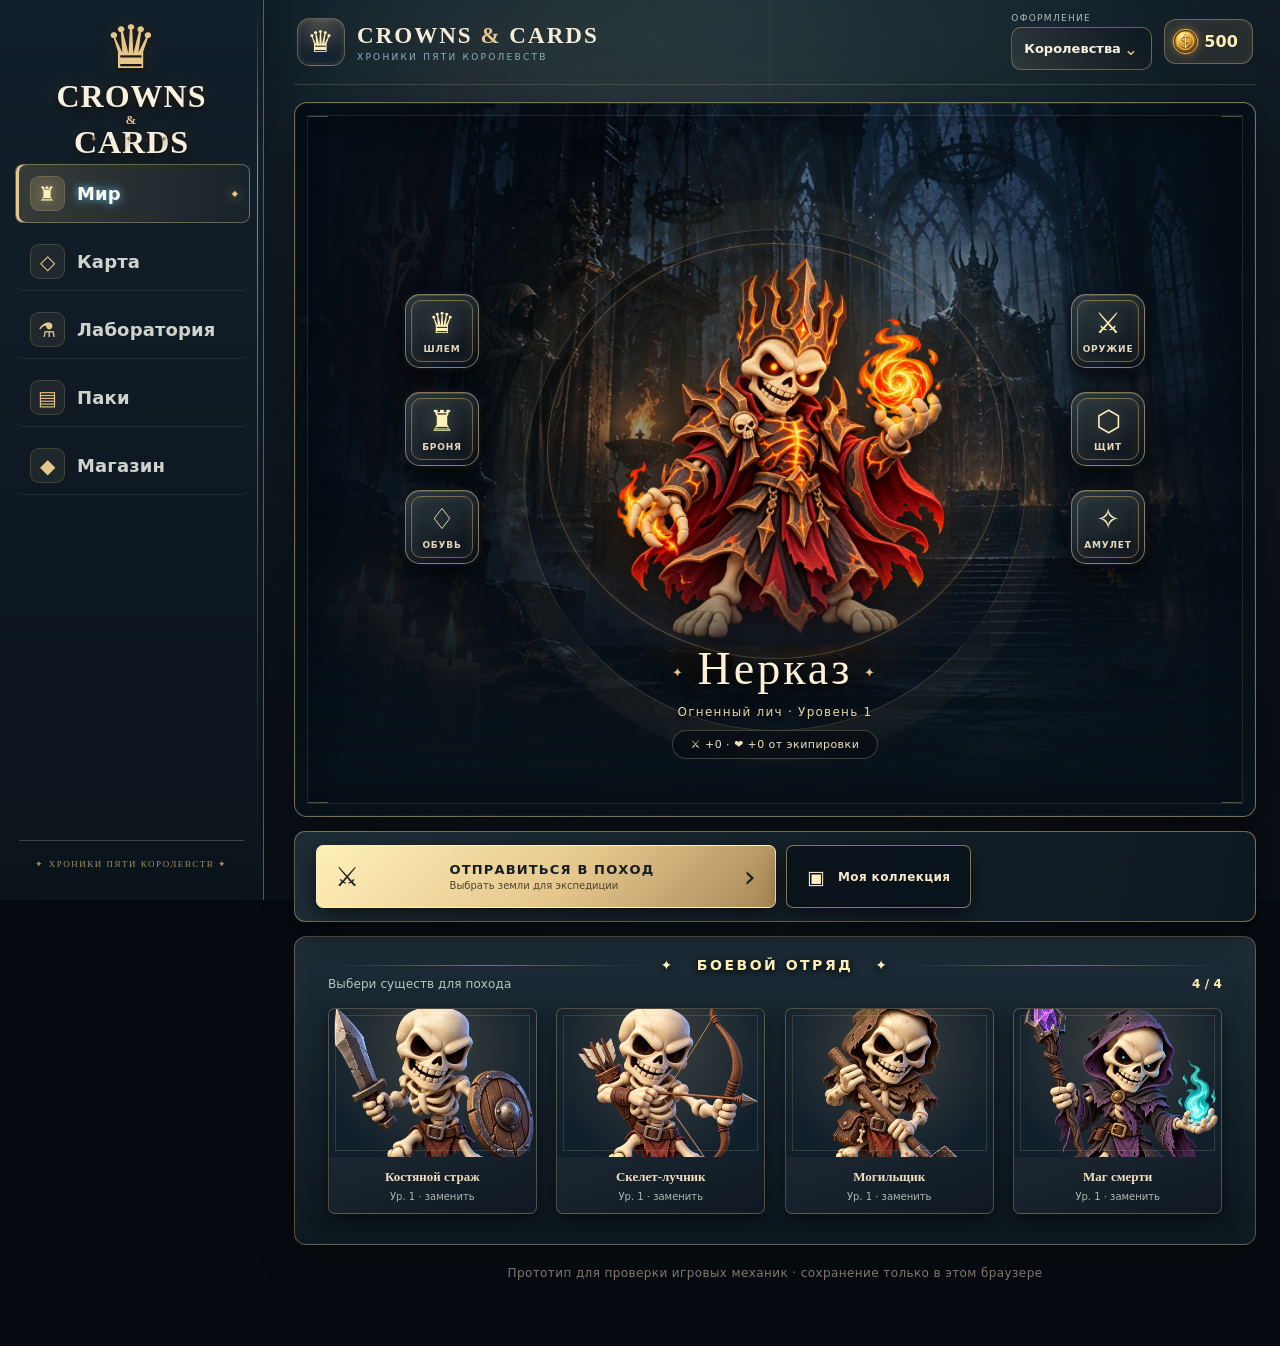
<file: play-v052.html>
<!DOCTYPE html>

<html lang="ru">
<head><script>(function(){try{window.localStorage.getItem('cc-motion')}catch(e){const saved=Object.create(null);Object.defineProperty(window,'localStorage',{configurable:true,value:{getItem(k){return saved[k]??null},setItem(k,v){saved[k]=String(v)},removeItem(k){delete saved[k]},clear(){Object.keys(saved).forEach(k=>delete saved[k])}}})}})();</script>
<meta charset="utf-8"/><meta content="#172532" name="theme-color"/><meta content="yes" name="apple-mobile-web-app-capable"/><meta content="width=device-width, initial-scale=1" name="viewport"/>
<title>Crowns &amp; Cards — Пять королевств</title>
<style>/* Original style block 0 */

:root{--bg:#10131b;--panel:#1b2130;--panel2:#252d40;--gold:#e8bd69;--text:#f3f0e8;--muted:#a9b1c3;--red:#d86c6c;--green:#77c99a}*{box-sizing:border-box}body{margin:0;background:radial-gradient(ellipse at top,#263148 0,#10131b 55%);color:var(--text);font:15px/1.45 system-ui,-apple-system,Segoe UI,sans-serif;min-height:100vh}button{font:inherit;cursor:pointer;border:1px solid #59627a;border-radius:10px;padding:10px 13px;background:#303a50;color:var(--text);transition:.15s}button:hover{filter:brightness(1.15)}button:disabled{opacity:.4;cursor:not-allowed}.primary{background:#805d2e;border-color:#c49b51}.danger{background:#572f3b;border-color:#9b5965}.app{max-width:1100px;margin:auto;padding:16px}.top{display:flex;align-items:center;justify-content:space-between;gap:12px;flex-wrap:wrap;padding:14px 16px;background:#171d29e8;border:1px solid #3b455a;border-radius:16px;margin-bottom:14px}.brand{font-weight:900;letter-spacing:1px;color:var(--gold);font-size:20px}.sub{font-size:12px;color:var(--muted)}.resources{display:flex;gap:8px;flex-wrap:wrap}.resource{background:#252d3c;padding:7px 10px;border-radius:9px;border:1px solid #3a4458}.nav{display:flex;gap:8px;flex-wrap:wrap;margin-bottom:14px}.nav button.active{background:var(--gold);color:#231b10;border-color:var(--gold);font-weight:800}.layout{display:grid;grid-template-columns:1.2fr .8fr;gap:14px}.panel{background:#191f2beF;border:1px solid #3a4357;border-radius:16px;padding:16px;min-width:0}.panel h2,.panel h3{margin:0 0 10px}.muted{color:var(--muted)}.hero{display:flex;align-items:center;gap:14px}.portrait{width:76px;height:76px;border-radius:16px;background:linear-gradient(145deg,#7d5a31,#292b3d);display:grid;place-items:center;font-size:42px;border:1px solid #b88b49;flex-shrink:0}.bar{height:8px;background:#353d50;border-radius:20px;overflow:hidden;margin:5px 0 10px}.bar span{display:block;height:100%;background:var(--green)}.places,.cards{display:grid;grid-template-columns:repeat(auto-fit,minmax(135px,1fr));gap:10px}.place{background:linear-gradient(145deg,#29364a,#1a202d);border:1px solid #46516a;border-radius:13px;padding:12px;display:flex;flex-direction:column;gap:8px}.place .emoji{font-size:30px}.place strong{font-size:15px}.place small{color:var(--muted);min-height:35px}.unit{position:relative;text-align:left;min-height:155px;padding:10px;background:linear-gradient(160deg,#343d51,#1c2230);border:1px solid #606b82;border-radius:12px;display:flex;flex-direction:column;gap:4px}.unit .art{font-size:35px}.unit .count{position:absolute;right:8px;top:8px;background:#10131be8;border-radius:8px;padding:2px 7px;color:var(--gold);font-size:12px}.unit .type{color:var(--gold);font-size:11px;text-transform:uppercase;letter-spacing:.5px}.unit .stats{color:#c6ccda;font-size:12px;margin-top:auto}.filters{display:flex;gap:8px;flex-wrap:wrap;margin:10px 0}.battle-head{display:flex;justify-content:space-between;gap:10px;flex-wrap:wrap;align-items:center}.arena{display:grid;grid-template-columns:repeat(4,minmax(0,1fr));gap:7px;margin:14px 0}.tile{aspect-ratio:1/1;display:flex;align-items:center;justify-content:center;flex-direction:column;padding:4px;background:#202a31;border:1px solid #4c5c64;border-radius:10px;min-width:0}.tile.player{background:#213b36;border-color:#6eaa91}.tile.enemy{background:#452b35;border-color:#a86574}.tile.selected{outline:3px solid var(--gold);outline-offset:1px}.tile .uniticon{font-size:clamp(20px,4vw,32px)}.tile small{font-size:10px;color:#e4e6eb}.battle-log{background:#10151f;border:1px solid #343e50;border-radius:10px;padding:10px;max-height:135px;overflow:auto;color:#c5ccda;font-size:13px}.actions{display:flex;gap:8px;flex-wrap:wrap}.empty{padding:24px;text-align:center;color:var(--muted);border:1px dashed #46516a;border-radius:12px}.notice{padding:10px;border-radius:10px;background:#2a3028;border:1px solid #566548;color:#d5e4c8;margin-bottom:10px}.footer{color:#7e879a;text-align:center;padding:20px 0;font-size:12px}.hidden{display:none!important}@media(max-width:720px){.app{padding:9px}.layout{grid-template-columns:1fr}.panel{padding:13px}.top{padding:12px}.unit{min-height:140px}.arena{gap:5px}.tile{border-radius:7px}}


/* Original style block 1 */

:root{--bg:#090d16;--panel:#141b29;--panel2:#202b40;--gold:#f3cf83;--text:#f8f1df;--muted:#b5bdce;--red:#e46d73;--green:#8fe0ae}
body{background:radial-gradient(ellipse at 50% -15%,#52617b 0%,#202c42 26%,#0b111d 64%,#070a11 100%);background-attachment:fixed;font-family:Georgia,'Times New Roman',serif;letter-spacing:.1px}
body:before{content:"";position:fixed;inset:0;pointer-events:none;opacity:.16;background-image:radial-gradient(#e9d3a0 .65px,transparent .65px);background-size:19px 19px;mask-image:linear-gradient(to bottom,black,transparent 85%);z-index:-1}
.app{max-width:1240px;padding:18px}
.top{position:relative;overflow:hidden;background:linear-gradient(105deg,rgba(14,20,33,.98),rgba(34,40,57,.94) 55%,rgba(70,52,36,.92));border:1px solid #9d804d;border-radius:8px;padding:17px 20px;box-shadow:0 10px 30px #0007,inset 0 0 0 3px #c2a46a12;margin-bottom:12px}
.top:after{content:"✦";position:absolute;right:30%;top:-38px;font-size:170px;color:#f4d38a;opacity:.055;pointer-events:none}
.brand{font-family:Georgia,serif;font-size:clamp(20px,3vw,29px);letter-spacing:3px;color:#f6d995;text-shadow:0 2px 14px #e6b45a44}
.sub{font-family:system-ui,sans-serif;letter-spacing:.5px}
.resource{background:linear-gradient(180deg,#30374a,#171d2a);border:1px solid #8b744c;border-radius:4px;box-shadow:inset 0 1px #ffffff12;font-family:system-ui,sans-serif}
.nav{gap:6px;margin-bottom:15px;padding:6px;background:#0e1420cc;border:1px solid #39465b;border-radius:7px}
.nav button{flex:1;min-width:100px;border-radius:4px;background:linear-gradient(#29354b,#171e2c);border-color:#58647a;font-family:system-ui,sans-serif}
.nav button.active{background:linear-gradient(#ffe5a0,#c39a50);color:#241a0c;border-color:#ffe4a0;box-shadow:0 0 18px #d7a84d30}
.panel{position:relative;overflow:hidden;background:linear-gradient(145deg,rgba(28,37,54,.97),rgba(13,19,30,.98));border:1px solid #6c624f;border-radius:7px;padding:18px;box-shadow:0 12px 28px #0004,inset 0 1px #ffffff09}
.panel:before{content:"";position:absolute;top:0;left:0;right:0;height:2px;background:linear-gradient(90deg,transparent,#e4c17b,#6e7f9b,transparent);opacity:.8}
.panel h2{font-size:clamp(21px,2.4vw,27px);color:#f0d49a;text-shadow:0 2px 12px #0008}
.panel h3{color:#e9d6ad}
button{border-radius:4px;background:linear-gradient(#3a4961,#202b3c);border-color:#64728a;box-shadow:0 3px 0 #090d15, inset 0 1px #ffffff13;font-family:system-ui,sans-serif}
button:active{transform:translateY(1px);box-shadow:0 1px 0 #090d15}
.primary{background:linear-gradient(#d7b36d,#8b632e);border-color:#f0d28b;color:#1c160c;font-weight:800;text-shadow:0 1px #fff4}
.danger{background:linear-gradient(#874a50,#4d2733);border-color:#c37b7e}
.layout{gap:16px}
.places{grid-template-columns:repeat(auto-fit,minmax(170px,1fr));gap:12px}
.place{position:relative;overflow:hidden;min-height:220px;justify-content:flex-start;background:linear-gradient(155deg,#344b51 0%,#1c2c36 46%,#151c2b 100%);border:1px solid #71806d;border-radius:5px;padding:14px;box-shadow:inset 0 0 30px #0a101c66,0 5px 12px #0003}
.place:nth-child(2){background:linear-gradient(155deg,#5b4c49,#302b38 48%,#161c2b);border-color:#93816e}
.place:nth-child(3){background:linear-gradient(155deg,#653d39,#3b2632 45%,#171a28);border-color:#a76b5b}
.place:after{content:"";position:absolute;inset:0;pointer-events:none;background:linear-gradient(0deg,#080d17d9,transparent 72%)}
.place>*{position:relative;z-index:1}
.place .emoji{font-size:55px;filter:drop-shadow(0 6px 6px #0008);margin:2px 0 4px}
.place strong{font-size:18px;color:#f6e7c5}
.place small{font-family:system-ui,sans-serif;min-height:44px}
.place .sub{font-family:system-ui,sans-serif}
.hero{background:linear-gradient(110deg,#242e41,#121a28);padding:12px;border:1px solid #555d70;border-radius:5px}
.portrait{border-radius:5px;width:88px;height:88px;background:radial-gradient(circle at 50% 28%,#e8c878,#7e5735 45%,#22283b 76%);border:2px solid #e0bb6a;box-shadow:0 0 0 3px #d5b46a1a,0 6px 16px #0005}
.bar{height:9px;border:1px solid #566078;background:#0b111b;border-radius:2px}
.bar span{background:linear-gradient(90deg,#64ae85,#b7e4a1)}
.unit{overflow:hidden;min-height:190px;border-radius:5px;border:1px solid #6f7182;background:linear-gradient(155deg,#3d4559,#252b3d 55%,#171d2b);box-shadow:inset 0 1px #ffffff15,0 6px 12px #0003;transition:transform .18s,border-color .18s,box-shadow .18s}
.unit:hover{transform:translateY(-3px);border-color:#e3c47b;box-shadow:0 9px 22px #0006,0 0 16px #d6b15d1a}
.unit:before{content:"";position:absolute;inset:0;pointer-events:none;background:linear-gradient(135deg,#ffffff12,transparent 36%,#080c151c)}
.unit .art{height:92px;display:grid;place-items:center;margin:-10px -10px 4px;background:radial-gradient(ellipse at 50% 100%,#c3a15c44,transparent 66%),linear-gradient(180deg,#48546a,#252d40);font-size:52px;filter:drop-shadow(0 5px 5px #0008)}
.unit .type{font-family:system-ui,sans-serif;letter-spacing:1px}
.unit .stats{font-family:system-ui,sans-serif}
.unit .count{border:1px solid #8f784c;border-radius:3px;color:#ffe2a0}
.arena{gap:8px;padding:10px;background:radial-gradient(ellipse at center,#35433d,#111923 75%);border:1px solid #766648;border-radius:5px;box-shadow:inset 0 0 30px #0008}
.tile{border-radius:4px;background:linear-gradient(145deg,#283a3b,#18252b);border:1px solid #50665e;box-shadow:inset 0 0 10px #0004}
.tile.player{background:linear-gradient(145deg,#315b4c,#1b3835);border-color:#8ac6a4;box-shadow:inset 0 0 14px #9ee8bc17}
.tile.enemy{background:linear-gradient(145deg,#613b47,#321f2b);border-color:#bd7781;box-shadow:inset 0 0 14px #f38b9915}
.tile.selected{outline:3px solid #f7d47f;box-shadow:0 0 18px #f1cb6b55;z-index:2}
.tile .uniticon{filter:drop-shadow(0 3px 2px #0008)}
.battle-log{font-family:system-ui,sans-serif;background:#0b111b;border-color:#4b5366}
.notice{background:linear-gradient(90deg,#343b2a,#252e28);border-color:#849366}
.footer{font-family:system-ui,sans-serif;letter-spacing:.4px}
@media(max-width:720px){.app{padding:8px}.top{padding:13px}.resources{width:100%}.resource{flex:1;text-align:center}.panel{padding:13px}.place{min-height:205px}.unit{min-height:175px}.unit .art{height:80px;font-size:46px}.nav button{min-width:calc(50% - 8px)}.arena{padding:6px;gap:5px}}


/* Original style block 2 */

.world-banner{position:relative;min-height:245px;display:flex;align-items:center;overflow:hidden;margin:0 0 16px;padding:27px 30px;border:1px solid #9c8150;border-radius:7px;background:linear-gradient(90deg,#111927 0%,#1d2a3b 48%,#342e37 100%);box-shadow:0 14px 35px #0006,inset 0 0 0 3px #d8b56b0d}
.world-banner:before{content:"";position:absolute;inset:0;background:linear-gradient(90deg,#101724 0%,#101724e8 38%,#10172435 75%,#10172477),radial-gradient(ellipse at 75% 45%,#c98c4a44,transparent 42%)}
.banner-copy{position:relative;z-index:2;max-width:570px}.eyebrow{font:700 11px/1.4 system-ui,sans-serif;letter-spacing:3px;color:#e5bf76}.banner-copy h1{font-size:clamp(30px,4.5vw,52px);line-height:.99;letter-spacing:-1px;margin:13px 0;color:#fff0d0;text-shadow:0 4px 16px #0008}.banner-copy h1 span{color:#f0c66e}.banner-copy p{font:14px/1.65 system-ui,sans-serif;color:#c1c8d5;max-width:440px;margin:14px 0 0}.banner-art{position:absolute;inset:0 0 0 45%;overflow:hidden;background:radial-gradient(ellipse at 66% 70%,#b36b3b66,transparent 45%)}.banner-art:before{content:"";position:absolute;bottom:-65px;left:3%;width:100%;height:155px;background:linear-gradient(160deg,#35463f,#111925 70%);clip-path:polygon(0 100%,10% 38%,20% 60%,35% 10%,48% 55%,62% 24%,78% 57%,90% 12%,100% 45%,100% 100%)}.moon{position:absolute;right:23%;top:23px;width:96px;height:96px;border-radius:50%;background:radial-gradient(circle at 35% 30%,#fff1c9,#d8a75f 65%,#8a573d);box-shadow:0 0 40px #efc36d55}.banner-dragon{position:absolute;right:11%;top:34px;font-size:clamp(75px,11vw,130px);filter:drop-shadow(0 10px 8px #0009);transform:rotate(-9deg)}.banner-hero{position:absolute;right:46%;bottom:17px;font-size:clamp(50px,7vw,83px);filter:drop-shadow(0 8px 6px #000a)}.banner-spark{position:absolute;right:39%;top:34%;font-size:34px;color:#ffe3a0;text-shadow:0 0 18px #f3cb70}.world-banner+ .layout{position:relative}
@media(max-width:620px){.world-banner{min-height:260px;padding:22px 18px;align-items:flex-start}.banner-copy{max-width:78%}.banner-copy h1{font-size:34px}.banner-copy p{font-size:12px;max-width:270px}.banner-art{left:25%;opacity:.72}.moon{width:64px;height:64px;right:17%;top:28px}.banner-dragon{right:0;top:67px;font-size:82px}.banner-hero{right:48%;bottom:10px;font-size:56px}.banner-spark{right:33%;top:39%}}


/* Original style block 3 */

.collection-toolbar{display:flex;align-items:center;justify-content:space-between;gap:12px;margin:14px 0 8px;padding:10px 12px;border:1px solid #61543c;background:#0b111bd9;color:#e7d5ad;font:11px/1.4 system-ui,sans-serif;letter-spacing:1.3px}
.collection-toolbar strong{font-size:13px;color:#ffe3a0;letter-spacing:.3px}
.collection-grid{display:grid;grid-template-columns:repeat(auto-fill,minmax(165px,1fr));gap:15px;align-items:stretch}
.trading-card{--rarity:#8b9ab0;position:relative;isolation:isolate;display:flex;flex-direction:column;min-width:0;padding:7px;border:1px solid var(--rarity);border-radius:8px;background:linear-gradient(145deg,#4b4c56,#191f2d 45%,#0c111c);box-shadow:0 7px 15px #0007,inset 0 0 0 2px #f4e1b01a;overflow:hidden;transition:transform .18s,box-shadow .18s,border-color .18s}
.trading-card:hover{transform:translateY(-5px) rotate(-.4deg);box-shadow:0 14px 25px #0009,0 0 16px color-mix(in srgb,var(--rarity) 28%,transparent)}
.trading-card:before{content:"";position:absolute;inset:3px;border:1px solid color-mix(in srgb,var(--rarity) 55%,transparent);border-radius:5px;pointer-events:none;z-index:-1}
.trading-card:after{content:"";position:absolute;inset:0;pointer-events:none;background:linear-gradient(120deg,#fff1,transparent 27%,transparent 72%,#e9cb7b0a)}
.rarity-обычная{--rarity:#9ca8b8}.rarity-редкая{--rarity:#58b5dc}.rarity-эпическая{--rarity:#bd82ff}.rarity-легендарная{--rarity:#f1c86c}
.tc-top{display:flex;align-items:center;justify-content:space-between;gap:5px;padding:5px 5px 7px;color:#fff2d0;font-weight:800;font-size:13px;text-shadow:0 2px 3px #000;min-height:32px}
.tc-level{font:10px system-ui,sans-serif;color:#ffe3a0;border:1px solid #bba16b88;border-radius:3px;padding:2px 4px;flex-shrink:0}
.tc-art{height:142px;position:relative;display:grid;place-items:center;overflow:hidden;border:1px solid color-mix(in srgb,var(--rarity) 70%,#30394a);border-radius:4px;background:radial-gradient(ellipse at 50% 58%,color-mix(in srgb,var(--rarity) 37%,transparent),transparent 58%),linear-gradient(180deg,#3b4658,#171e2c 78%);box-shadow:inset 0 0 22px #0009}
.tc-art:before,.tc-art:after{content:"";position:absolute;width:90px;height:90px;border:1px solid color-mix(in srgb,var(--rarity) 42%,transparent);transform:rotate(45deg);border-radius:15px}
.tc-art:after{width:112px;height:112px;opacity:.4}
.tc-glow{position:absolute;width:95px;height:95px;border-radius:50%;background:var(--rarity);filter:blur(34px);opacity:.22}
.tc-emoji{position:relative;z-index:1;font-size:clamp(55px,6vw,75px);filter:drop-shadow(0 8px 4px #000a);transform:translateY(-2px)}
.tc-rune{position:absolute;right:7px;bottom:4px;color:var(--rarity);font-size:18px;text-shadow:0 0 10px var(--rarity)}
.tc-info{padding:8px 4px 2px;display:flex;flex-direction:column;gap:5px;flex:1}
.tc-rarity{color:var(--rarity);font:800 10px system-ui,sans-serif;letter-spacing:1.5px;text-transform:uppercase}
.tc-type{font-size:12px;color:#d0d6e2}
.tc-stats{display:grid;grid-template-columns:1fr 1fr;gap:5px;margin-top:5px}
.tc-stats>div{display:flex;flex-direction:column;gap:3px;background:#0c111bd9;border:1px solid #69718466;border-radius:4px;padding:6px}
.tc-stats small{font:9px system-ui,sans-serif;color:#9da8bd;letter-spacing:.6px}
.tc-stats b{font:800 13px system-ui,sans-serif;color:#f8e6bb;white-space:nowrap}
.tc-footer{display:flex;justify-content:space-between;gap:5px;margin-top:7px;padding-top:6px;border-top:1px solid color-mix(in srgb,var(--rarity) 42%,transparent);font:8px system-ui,sans-serif;letter-spacing:.8px;color:#8f9bb0}
.tc-creature-img{position:absolute;inset:0;width:100%;height:100%;object-fit:contain;object-position:center 42%;z-index:2;display:block}.trading-card:has(.tc-creature-img) .tc-art{background:#8c76ac}.trading-card:has(.tc-creature-img) .tc-art:before,.trading-card:has(.tc-creature-img) .tc-art:after,.trading-card:has(.tc-creature-img) .tc-glow{display:none}.trading-card:has(.tc-creature-img) .tc-rune{z-index:3;text-shadow:0 2px 5px #342346}
@media(max-width:480px){.collection-grid{grid-template-columns:repeat(2,minmax(0,1fr));gap:9px}.tc-art{height:120px}.trading-card{padding:6px}.tc-top{font-size:12px}.tc-emoji{font-size:54px}.collection-toolbar{font-size:10px}}


/* Original style block 4 */

.world-rework{font-family:Georgia,'Times New Roman',serif;color:#e6dfc9}.world-heading{display:flex;justify-content:space-between;align-items:center;gap:20px;margin:5px 0 25px}.world-kicker,.side-kicker{font:700 10px/1.5 system-ui,sans-serif;letter-spacing:2.6px;color:#b6a47f}.world-heading h1{font-size:clamp(35px,5vw,62px);font-weight:400;letter-spacing:-1.5px;margin:5px 0 9px;color:#e8dfc6}.world-heading p{font-size:15px;color:#a7ada7;margin:0;max-width:600px;line-height:1.6}.world-chapter{font-size:42px;color:#c9b78b;text-align:center;line-height:1}.world-chapter span{font-size:18px;color:#777f79}.world-chapter small{display:block;font:10px system-ui,sans-serif;letter-spacing:3px;margin-top:8px;color:#9b9e93}.world-grid{display:grid;grid-template-columns:minmax(0,1.8fr) minmax(285px,1fr);gap:20px;align-items:start}.atlas-frame{background:#131d1b;border:1px solid #716a52;padding:8px;box-shadow:0 20px 60px #0007,inset 0 0 0 1px #181d19}.atlas-top{display:flex;justify-content:space-between;padding:10px 12px 15px;color:#b8ad8d;font:10px system-ui,sans-serif;letter-spacing:2px}.atlas-land{position:relative;aspect-ratio:900/650;min-height:390px;overflow:hidden;border:1px solid #69664c;background:#293d36}.atlas-land:after{content:'';position:absolute;inset:0;pointer-events:none;box-shadow:inset 0 0 95px 35px #101817c9}.atlas-terrain{position:absolute;width:100%;height:100%;inset:0}.atlas-node{position:absolute;z-index:2;display:flex;flex-direction:column;align-items:center;gap:6px;transform:translate(-50%,-50%);border:0;background:none;color:#f2e4bd;cursor:pointer;text-shadow:0 2px 9px #000;font-family:Georgia,serif}.atlas-node .node-symbol{display:grid;place-items:center;width:56px;height:56px;border:1px solid #c0ab79;border-radius:50%;background:radial-gradient(circle,#37473b,#15241f);font-size:32px;box-shadow:0 0 0 5px #15231c77,0 5px 22px #000a;transition:.2s}.atlas-node:hover .node-symbol,.atlas-node.chosen .node-symbol{border-color:#f2dba0;box-shadow:0 0 0 5px #d1b47c33,0 0 25px #d2ad6660;transform:scale(1.08)}.node-caption{font:700 10px system-ui,sans-serif;letter-spacing:1px;white-space:nowrap;background:#101d1cbd;padding:5px 8px;border:1px solid #95826066}.atlas-node.forest{left:23%;top:74%}.atlas-node.ruins{left:53%;top:47%}.atlas-node.dragon{left:77%;top:20%}.atlas-compass{position:absolute;right:5%;bottom:13%;font-size:42px;color:#c5b18a;opacity:.7;text-align:center}.atlas-compass small{display:block;font:11px system-ui}.atlas-bottom{position:absolute;z-index:2;bottom:10px;left:12px;font:10px system-ui,sans-serif;color:#c1b797;letter-spacing:1px}.world-side{display:flex;flex-direction:column;gap:16px}.region-details,.expedition-panel{border:1px solid #5c5747;background:linear-gradient(155deg,#242c2a,#151d1c);padding:22px;box-shadow:0 12px 32px #0005}.region-engraving{display:grid;place-items:center;height:100px;margin:14px 0 18px;background:linear-gradient(120deg,#354238,#1c2926);border:1px solid #626b59;color:#c5b488;font-size:70px;text-shadow:0 4px 15px #000}.region-engraving.ruins{background:linear-gradient(120deg,#383b38,#222526)}.region-engraving.dragon{background:linear-gradient(120deg,#44362e,#241e1d)}.region-details h2{font-size:29px;font-weight:400;margin:0 0 8px;color:#e7dcc3}.region-details p{font:13px/1.65 system-ui,sans-serif;color:#b5b9b1;margin:0}.region-rule,.side-divider{height:1px;background:#5e604e;margin:18px 0}.region-stats{display:grid;grid-template-columns:1fr 1fr;gap:12px}.region-stats small{display:block;font:9px system-ui,sans-serif;letter-spacing:1.5px;color:#9fa49a}.region-stats strong{display:block;font:16px Georgia,serif;color:#ddcc9f;margin-top:5px}.march-btn{display:flex;justify-content:space-between;width:100%;padding:14px 16px;margin-top:20px;background:#9b8254;color:#101714;border:1px solid #d2b782;font:700 13px system-ui,sans-serif;letter-spacing:.5px;cursor:pointer}.march-btn:hover{background:#c7a86d}.march-btn:disabled{opacity:.4;cursor:not-allowed}.risk-note{display:block;text-align:center;font:10px/1.5 system-ui,sans-serif;color:#aaa99b;margin-top:10px}.region-cleared{font:12px system-ui;color:#b4c4a0;margin-top:14px}.expedition-panel #hero-summary .hero{gap:10px}.expedition-panel #hero-summary .portrait{font-size:24px}.expedition-panel #hero-summary h3{margin:0}.expedition-panel #army-summary{font:12px/1.8 system-ui,sans-serif;color:#c9c9bb;max-height:135px;overflow:auto;margin-top:10px}.supply-btn{width:100%;margin-top:17px;border:1px solid #77745c;background:transparent;color:#cdbd99;padding:10px;font:12px system-ui,sans-serif;cursor:pointer}.supply-btn:disabled{opacity:.4}.expedition-panel .sub{font-size:11px;color:#8d998f;margin-top:8px}@media(max-width:850px){.world-grid{grid-template-columns:1fr}.world-side{display:grid;grid-template-columns:1fr 1fr}.atlas-land{min-height:350px}}@media(max-width:580px){.world-heading{align-items:flex-start}.world-chapter{display:none}.world-side{grid-template-columns:1fr}.atlas-land{min-height:285px}.atlas-top{font-size:8px;letter-spacing:1px}.atlas-node .node-symbol{width:42px;height:42px;font-size:24px}.node-caption{font-size:8px;letter-spacing:0}.atlas-bottom{font-size:8px}.region-engraving{height:70px;font-size:45px}}


/* Original style block 5 */
.gothic-world{max-width:850px;margin:auto;font-family:Georgia,serif}.gothic-hero-scene{height:clamp(410px,66vw,600px);position:relative;overflow:hidden;border:1px solid #746247;border-radius:5px;background:radial-gradient(ellipse at 50% 30%,#4b4c57 0%,#1b222b 42%,#0d1017 80%)}.gothic-moon{position:absolute;top:8%;left:40%;width:180px;aspect-ratio:1;border-radius:50%;background:#b6b3a4;filter:blur(8px);opacity:.17}.gothic-arches{position:absolute;inset:0;background:repeating-linear-gradient(90deg,transparent 0 19%,#080a0e 19.5% 21%,transparent 21.5% 39%);opacity:.38}.hero-figure{position:absolute;bottom:-40px;left:50%;transform:translateX(-50%);height:93%;width:min(76%,380px);filter:drop-shadow(0 20px 18px #000)}.hero-figure svg{height:100%;width:100%}.scene-shade{position:absolute;inset:0;background:linear-gradient(0deg,#0c0e13 0%,transparent 37%)}.scene-caption{position:absolute;bottom:22px;left:24px;right:24px;text-align:center}.scene-caption span{font:11px system-ui;letter-spacing:2px;color:#c4a977}.scene-caption h1{font:normal 42px Georgia,serif;margin:4px;color:#f1e5cc}.scene-caption p{color:#c6c0b7;margin:0}.world-simple-actions{display:grid;grid-template-columns:1fr 1fr;gap:10px;margin:13px 0 26px}.world-simple-actions button{border-radius:4px;background:#28252a;border-color:#796449;color:#e9d7b5;padding:15px}.world-simple-actions button:first-child{background:#806443;color:#fff0d6}.world-simple-bottom{max-width:650px;margin:auto}.world-simple-title{font-size:24px;margin:0 0 12px;color:#e5d7be}.world-locations{display:grid;gap:8px;margin-bottom:16px}.world-locations button{display:flex;justify-content:space-between;text-align:left;border-radius:3px;background:#1c2028;border:1px solid #41434b;padding:15px 17px;color:#e5ddcc}.world-locations button.selected{border-color:#c3a574;background:#303039}.world-locations span{font-size:23px;line-height:18px;color:#bda47b}.gothic-world .region-details{margin:0 0 14px;border-radius:4px}.gothic-world .region-engraving{display:none}.gothic-world .expedition-panel{margin-bottom:25px;border-radius:4px}.gothic-world .expedition-panel #hero-summary{margin-top:12px}@media(max-width:550px){.gothic-hero-scene{height:450px}.hero-figure{height:86%;bottom:-22px}.scene-caption h1{font-size:34px}.world-simple-actions button{font-size:13px}}.hero-upgrade-menu,.settings-menu{margin:12px 0;border:1px solid #635640;background:#1a1a21;padding:12px;color:#e4d3b0}.hero-upgrade-menu summary,.settings-menu summary{cursor:pointer;font-weight:600}.upgrade-inner{padding:10px 0 0}.upgrade-inner button{margin-top:10px}.settings-menu{margin-top:22px}


/* Original style block 6 */

/* Compact gothic hero screen, no gameplay changes */
.gothic-world{max-width:850px;margin:auto}
.gothic-hero-scene{height:265px!important;min-height:0!important;margin-bottom:8px!important}
.hero-figure{height:100%!important;bottom:-38px!important;right:8%!important}
.scene-caption{bottom:14px!important;left:20px!important}
.scene-caption h1{font-size:30px!important;margin:3px 0!important}
.scene-caption p{font-size:12px!important;margin:2px 0!important}
.world-simple-actions{margin:8px 0 15px!important;gap:8px!important}
.world-simple-actions button{padding:9px 12px!important;font-size:13px!important}
.world-simple-title{font-size:18px!important;margin:0 0 8px!important}
.world-locations{gap:5px!important;margin-bottom:10px!important}
.world-locations button{padding:9px 12px!important;font-size:13px!important}
.gothic-world .region-details,.gothic-world .expedition-panel{padding:12px!important;margin-bottom:10px!important}
.gothic-world .region-details h2{font-size:20px!important}
.gothic-world .expedition-panel .hero{padding:7px!important;gap:9px!important}
.gothic-world .expedition-panel .portrait{width:42px!important;height:42px!important;font-size:24px!important;border-radius:5px!important}
.gothic-world .expedition-panel .hero h3{font-size:16px!important;margin:0!important}
.gothic-world .expedition-panel .hero+.muted{font-size:12px!important}
.hero-upgrade-menu,.settings-menu{padding:8px 10px!important;margin:8px 0!important;font-size:13px!important}
.gothic-world #army-summary{font-size:12px!important;line-height:1.5!important;columns:2}
.gothic-world .side-kicker{font-size:9px!important}
@media(max-width:550px){.gothic-hero-scene{height:230px!important}.hero-figure{height:94%!important;right:-4%!important;bottom:-22px!important}.scene-caption h1{font-size:27px!important}.scene-caption{left:13px!important}.world-simple-actions button{padding:9px 6px!important}.gothic-world .region-details,.gothic-world .expedition-panel{padding:10px!important}}


/* Original style block 7 */

.world-stage{display:grid;grid-template-columns:minmax(0,1.35fr) minmax(280px,1fr);gap:12px;align-items:stretch}
.world-stage .gothic-hero-scene{height:auto!important;min-height:310px!important;margin:0!important}
.world-stage .world-simple-bottom{min-width:0;margin:0!important;padding:12px!important;background:#151a25;border:1px solid #65573f;border-radius:7px}
.world-stage .region-details{padding:9px!important;margin:8px 0!important}
.world-stage .region-engraving{display:none!important}
.world-stage .region-details h2{font-size:17px!important;margin:4px 0!important}
.world-stage .region-details p{font-size:12px!important;margin:4px 0!important}
.world-stage .region-stats{margin:7px 0!important}
.world-stage .world-simple-title{font-size:16px!important}
.world-stage .world-locations{gap:5px!important}
.world-stage .world-locations button{padding:8px!important}
.world-stage .expedition-panel{display:none!important}
.world-hero-bottom{margin-top:12px;padding:12px;background:#151a25;border:1px solid #65573f;border-radius:7px}
.world-hero-bottom .expedition-panel{margin:0!important}
.world-hero-bottom #army-summary{columns:unset!important;display:flex;gap:6px;flex-wrap:wrap}
.army-chip{display:inline-flex;align-items:center;gap:5px;border:1px solid #766548;background:#242936;padding:6px 9px;border-radius:5px;font-size:12px}
.army-equipped{display:grid;grid-template-columns:repeat(4,minmax(0,1fr));gap:9px;margin:14px 0}
.army-slot{border:1px dashed #66583d;min-height:126px;display:flex;align-items:center;justify-content:center;flex-direction:column;background:#151a23;border-radius:6px;color:#a69b83;text-align:center;padding:8px;cursor:pointer}
.army-slot.filled{border-style:solid;border-color:#b99a5e;background:#262532;color:#eee2c6}
.army-slot .army-emoji{font-size:33px}.army-slot small{font-size:11px;color:#b8af9e}
.army-pool{display:grid;grid-template-columns:repeat(auto-fill,minmax(120px,1fr));gap:9px}
.army-choice{border:1px solid #55566a;background:#252b38;border-radius:6px;padding:12px 7px;text-align:center;min-height:115px}
.army-choice.chosen{border-color:#e1b96a;background:#3b352d;box-shadow:inset 0 0 0 1px #bfa166}
.army-choice .army-emoji{display:block;font-size:35px}.army-choice small{display:block;color:#b9b3a9;font-size:11px}
@media(max-width:650px){.world-stage{grid-template-columns:minmax(0,1fr) minmax(0,1fr);gap:7px}.world-stage .gothic-hero-scene{min-height:300px!important}.world-stage .world-simple-bottom{padding:7px!important}.world-stage .world-locations button{font-size:11px!important;padding:7px 4px!important}.world-stage .region-details{padding:6px!important}.world-stage .region-details h2{font-size:14px!important}.world-stage .region-details p,.world-stage .risk-note{font-size:10px!important}.world-stage .region-stats{gap:5px!important}.world-stage .region-stats strong{font-size:11px!important}.world-stage .march-btn{font-size:12px!important;padding:8px 5px!important}.world-stage .world-simple-title{font-size:13px!important}.world-stage .scene-caption h1{font-size:22px!important}.world-stage .scene-caption{left:8px!important}.world-stage .hero-figure{right:-20%!important}.army-equipped{gap:5px}.army-slot{min-height:95px;padding:4px}.army-slot .army-emoji{font-size:25px}.army-slot small{font-size:9px}}


/* Original style block 8 */

#collection-cards.collection-grid{display:grid;grid-template-columns:repeat(auto-fill,minmax(195px,1fr));gap:13px}
.skeleton-card{background:#141922;border:1px solid #605747;border-radius:8px;overflow:hidden;cursor:pointer;color:#e9dfcb;transition:border-color .2s,transform .2s;min-width:0}.skeleton-card:hover{border-color:#c6a66b;transform:translateY(-2px)}.skeleton-card.equipped{border-color:#d8b36a;box-shadow:0 0 0 1px #d8b36a66}.skeleton-art{width:100%;aspect-ratio:494/327;background-size:contain;background-position:center;background-repeat:no-repeat;background-color:#11151c}.skeleton-meta{padding:9px 10px;display:flex;flex-direction:column;gap:4px}.skeleton-meta strong{font-size:14px}.skeleton-meta small{font-size:10px;color:#b9b0a2}.skeleton-stats{display:flex;justify-content:space-between;color:#e2c58b;font-weight:700}.army-choice img{display:block;width:100%;aspect-ratio:494/327;object-fit:contain;border-radius:3px;margin-bottom:8px}.army-choice{padding:6px!important}.army-choice b{display:block;font-size:12px}.army-slot img{width:100%;height:75px;object-fit:contain;border-radius:3px}.army-slot{gap:4px}.army-slot b{font-size:11px}.battle-art{width:100%;height:70px;object-fit:contain}.pack-art{width:100%;aspect-ratio:494/327;object-fit:contain}.collection-toolbar{display:none!important}@media(max-width:560px){#collection-cards.collection-grid{grid-template-columns:repeat(2,minmax(0,1fr));gap:8px}.skeleton-meta{padding:7px}.skeleton-meta strong{font-size:12px}.army-slot img{height:54px}}

</style>
<style>/* Original style block 9 */

:root{--bg:#090e15;--panel:#111922;--panel2:#202935;--gold:#d5ad6b;--text:#e9dfcd;--muted:#a6a29a}
body{background:linear-gradient(90deg,#070b11ed,#101722df 50%,#070b11ef),radial-gradient(ellipse at 50% 0,#344253,#070b11 70%);font-family:Georgia,'Times New Roman',serif}
body:before{content:'';position:fixed;inset:0;z-index:-1;opacity:.19;pointer-events:none;background:repeating-linear-gradient(90deg,transparent 0 14%,#7d8b951b 14.1% 14.5%,transparent 14.6% 17%),radial-gradient(ellipse at 50% 4%,#7c8b9c44,transparent 50%)}
.app{max-width:1420px}.top{background:linear-gradient(100deg,#0b111a,#18202b,#0b111a);border:1px solid #6b5537;border-radius:2px;box-shadow:0 8px 32px #0009}.brand{font-size:clamp(22px,2.5vw,31px);letter-spacing:2px;font-family:Georgia,serif;text-shadow:0 3px 5px #000}.nav{gap:0;border-bottom:1px solid #725c3d;margin-bottom:17px;justify-content:center;background:#0b1119e0}.nav button{border:0;border-radius:0;background:transparent;padding:14px clamp(12px,3vw,32px);color:#c1b19a;font-size:16px}.nav button.active{background:linear-gradient(#26374b,#142536)!important;color:#eaf5ff!important;border-bottom:2px solid #77bff0!important;box-shadow:inset 0 0 18px #5295c53d}.panel{border-radius:3px;background:#121a24e8;border-color:#66553c}button{border-radius:3px}.resource{border-radius:2px;background:#131c28;border-color:#5c4e39}
.packs-screen{background:radial-gradient(ellipse at 55% 0,#32435455,transparent 55%),linear-gradient(#0c131dbb,#080d15e8);border:1px solid #655238;padding:clamp(14px,2.3vw,30px);min-height:640px;box-shadow:inset 0 0 80px #0008}.packs-heading{text-align:center;margin:0 0 25px}.packs-heading small{font-size:11px;letter-spacing:3px;color:#c2a372}.packs-heading h2{font-size:clamp(28px,3.5vw,46px);font-weight:normal;margin:4px 0;color:#f2dbaf}.packs-heading p{color:#b8b3aa;margin:0;font-size:14px}.packs-layout{display:grid;grid-template-columns:minmax(190px,.8fr) minmax(250px,1.25fr) minmax(220px,1fr);gap:clamp(12px,2vw,27px);align-items:start}.pack-menu{display:grid;gap:12px}.pack-menu-item{display:flex;align-items:center;text-align:left;gap:12px;background:linear-gradient(105deg,#111923,#0b1119);border:1px solid #61513d;min-height:77px;color:#dfc8a1;padding:12px}.pack-menu-item.selected{border-color:#e4b66b;box-shadow:0 0 0 1px #7e5a29,inset 0 0 25px #b9882730,0 0 22px #b5842826}.pack-menu-item>span:nth-child(2){flex:1}.pack-menu-item b,.pack-menu-item small{display:block}.pack-menu-item b{font-size:16px;font-weight:normal}.pack-menu-item small{font-size:11px;color:#a8a29a;margin-top:4px}.pack-symbol{font-size:32px;color:#d4b176}.pack-focus{text-align:center;min-width:0}.pack-image{height:340px;max-width:380px;margin:auto;background:radial-gradient(ellipse at 50% 55%,#20425c 0%,#111b2a 45%,#090e17 78%);border:2px solid #827257;box-shadow:inset 0 0 40px #000,0 15px 40px #0009;position:relative;overflow:hidden}.pack-image:before,.pack-image:after{content:'✦';position:absolute;top:9px;color:#bca171;font-size:25px;z-index:2}.pack-image:before{left:12px}.pack-image:after{right:12px}.pack-art-inner{width:100%;height:100%;background-position:center;background-repeat:no-repeat;background-size:contain;filter:drop-shadow(0 0 20px #49a8e055)}.pack-title{font-size:27px;color:#e9cb90;letter-spacing:1.4px;margin:14px 0 4px}.pack-focus p{color:#b6b1a8;font-size:13px;min-height:22px}.summon-button{width:min(100%,380px);padding:15px 10px;background:linear-gradient(180deg,#193f5c,#101e30);border:2px solid #72b6e7;box-shadow:0 0 22px #329add55,inset 0 0 18px #63b2ee33;color:#e9f5ff;font-size:16px;letter-spacing:1px}.pack-preview{min-width:0}.preview-heading,.recent-title{font-size:12px;letter-spacing:2px;color:#d2b27c;border-bottom:1px solid #574936;padding-bottom:10px;margin-bottom:12px}.pack-preview-cards{display:grid;grid-template-columns:repeat(2,minmax(0,1fr));gap:11px}.preview-card{border:1px solid #67573e;background:#101720;overflow:hidden;min-width:0}.preview-card img{width:100%;aspect-ratio:1/1;object-fit:contain;display:block;background:#111923}.preview-card strong{display:block;font-size:12px;padding:8px 5px;color:#e1d2b5;font-weight:normal;text-align:center}.recent-title{margin-top:18px}.pack-rewards{display:grid;grid-template-columns:repeat(3,minmax(0,1fr));gap:8px;margin-top:12px}.pack-rewards .preview-card img{aspect-ratio:1/1}.pack-rewards .preview-card strong{font-size:11px}.hero-collection-card{display:flex;gap:10px;align-items:center;border:1px solid #6a573d;background:#151e29;padding:10px;margin:10px 0}.hero-collection-card img{width:90px;height:80px;object-fit:cover;object-position:center}.hero-collection-card strong{color:#e6cc9d}
@media(max-width:850px){.packs-layout{grid-template-columns:1fr 1.4fr}.pack-preview{grid-column:1/-1}.pack-preview-cards{grid-template-columns:repeat(4,minmax(0,1fr))}.pack-image{height:300px}}
@media(max-width:530px){.packs-layout{grid-template-columns:1fr}.pack-menu{grid-template-columns:1fr 1fr}.pack-menu-item{padding:8px;min-height:66px}.pack-symbol{font-size:23px}.pack-menu-item b{font-size:13px}.pack-menu-item small{font-size:10px}.pack-image{height:290px}.pack-preview{grid-column:auto}.pack-preview-cards{grid-template-columns:repeat(2,minmax(0,1fr))}.nav button{font-size:12px;padding:12px 10px}.packs-screen{padding:12px}}


/* Original style block 10 */

html{min-height:100%;background:#070b11}
body{background:#080b11!important;min-height:100vh;position:relative;isolation:isolate}
body::before{content:""!important;position:fixed!important;inset:0!important;z-index:-2!important;opacity:1!important;pointer-events:none!important;background:linear-gradient(90deg,rgba(5,8,13,.52),rgba(5,8,13,.28) 48%,rgba(5,8,13,.58)),linear-gradient(0deg,rgba(4,6,10,.60),rgba(4,6,10,.12) 40%,rgba(4,6,10,.42)),url("assets/backgrounds/cathedral.jpg") center center / cover no-repeat!important;mask-image:none!important}
body::after{content:"";position:fixed;inset:0;z-index:-1;pointer-events:none;background:rgba(4,7,13,.18)}
.app{position:relative;z-index:0}
.top,.nav,.panel,.gothic-world,.world-banner,.army-panel,.pack-panel{backdrop-filter:blur(8px)}
.top{background:linear-gradient(110deg,rgba(9,13,21,.94),rgba(16,23,35,.88))!important}
.nav{background:rgba(8,12,20,.88)!important}
.panel{background:linear-gradient(150deg,rgba(17,23,35,.93),rgba(8,12,21,.91))!important}
@media(max-width:720px){body::before{background-position:52% center!important}.panel{backdrop-filter:blur(5px)}}


/* Original style block 11 */

:root{--gold:#d9b780;--muted:#b4aa9c}
body{font-family:Georgia,'Times New Roman',serif!important}
.app{max-width:1660px!important;margin:auto!important;padding:0 22px 22px 300px!important;min-height:100vh}
.top{min-height:95px!important;background:transparent!important;border-bottom:1px solid #94744b55!important;display:flex!important;justify-content:flex-end!important;padding:18px 12px!important}
.top .brand,.top .sub{display:none!important}
.top .resources{display:flex;gap:12px;align-items:center}
.resource{border:1px solid #96724a!important;background:#070b12db!important;color:#e6c38b!important;border-radius:2px!important;box-shadow:0 0 16px #0007}
.nav{position:absolute!important;top:23px;left:320px;right:370px;z-index:8;background:#070b13d9!important;display:flex!important;justify-content:center!important;gap:0!important;border:1px solid #8c69464d!important;border-radius:0!important;overflow:visible!important;padding:0!important}
.nav button{border:0!important;border-right:1px solid #86633e4a!important;background:transparent!important;color:#c9ab7c!important;border-radius:0!important;min-height:49px;padding:10px 18px!important;font-size:17px!important;white-space:nowrap}
.nav button.active,.gothic-sidebar button.active{background:linear-gradient(90deg,#092039,#0e304b,#091c2d)!important;color:#d7f1ff!important;border-color:#58b7ff!important;box-shadow:inset 0 0 12px #2fafff65,0 0 16px #209eff50!important;text-shadow:0 0 9px #5bc4ff}
.gothic-sidebar{position:fixed;z-index:12;top:0;bottom:0;left:max(0px,calc((100vw - 1660px)/2));width:275px;padding:16px 14px;background:linear-gradient(90deg,#06080dF5,#0a0e16dc);border-right:1px solid #98724775;display:flex;flex-direction:column;gap:5px;box-shadow:10px 0 40px #0009}
.side-logo{height:170px;text-align:center;color:#d9b77d;font-size:48px;line-height:1.05;text-shadow:0 3px 8px #000;display:flex;flex-direction:column;align-items:center;justify-content:center}
.side-logo span{font-size:29px;letter-spacing:1px;display:flex;flex-direction:column;font-weight:bold}.side-logo small{font-size:13px}
.gothic-sidebar button{width:100%;display:flex;gap:18px;align-items:center;text-align:left;background:#090c13dd!important;border:1px solid #8e6c46aa!important;border-radius:0!important;color:#e1c498!important;padding:14px 18px!important;font-size:20px!important;min-height:62px}
.gothic-sidebar button span{font-size:18px}
main{padding-top:20px!important}.gothic-world{display:grid!important;grid-template-columns:minmax(0,1.5fr) minmax(275px,0.95fr)!important;grid-template-areas:'heading heading' 'hero missions'!important;align-items:start;gap:18px!important;background:transparent!important;border:0!important;box-shadow:none!important;padding:0!important}
.gothic-world.hidden{display:none!important}
.world-title{grid-area:heading;padding:0 8px}.world-title h1{font-size:39px;font-weight:normal;color:#f6ead9;margin:0 0 4px}.world-title p{color:#c8bbab;margin:0 0 5px}
.gothic-hero-scene{grid-area:hero;min-height:520px!important;height:clamp(520px,65vh,730px)!important;background:linear-gradient(#070b1055,#070b1090)!important;border:1px solid #95754e77!important;border-radius:0!important;box-shadow:inset 0 0 75px #0009!important}
.gothic-hero-scene .hero-figure{max-height:83%!important}.scene-caption{background:linear-gradient(transparent,#080c15ed)!important}
.world-simple-bottom{grid-area:missions!important;background:#080c15c7!important;border:1px solid #96764b99!important;border-radius:0!important;padding:17px!important;min-width:0!important}
.world-simple-title{font-size:20px!important;color:#e4c392!important;text-align:center;letter-spacing:1px;margin:0 0 14px!important}
.world-locations{display:grid!important;grid-template-columns:1fr!important;gap:11px!important}
.world-locations button{min-height:86px!important;border:1px solid #97734899!important;border-radius:0!important;background:linear-gradient(110deg,#172234e8,#0b1019e8)!important;text-align:left!important;font-size:18px!important;color:#f0dec4!important;padding:16px!important}
.world-locations button.selected{border-color:#64a9d8!important;box-shadow:inset 0 0 14px #338cbd40!important}
.region-details{background:#0b101bd9!important;border:1px solid #98744770!important;border-radius:0!important;margin-top:14px!important}
.march-btn,.summon-button,.primary{background:linear-gradient(#78251d,#340c0d)!important;border:1px solid #b9855c!important;color:#f5d8ad!important;border-radius:2px!important;text-shadow:0 1px 3px #000!important}
.expedition-panel{border-top:1px solid #99744a77;margin-top:16px;padding-top:12px}
.panel,.packs-screen{background:#090d16d9!important;border:1px solid #9d7a5088!important;border-radius:0!important;box-shadow:0 10px 50px #0008!important}
.panel h2,.packs-heading h2{color:#ead1a7!important;font-weight:normal!important}
.footer{color:#8b8277!important}
@media(max-width:1200px){.app{padding-left:230px!important}.gothic-sidebar{width:215px}.side-logo{height:120px}.side-logo span{font-size:23px}.gothic-sidebar button{min-height:54px;padding:10px!important}.nav{left:245px;right:300px}.nav button{padding:9px!important;font-size:14px!important}}
@media(max-width:880px){.app{padding:0 12px 20px!important}.gothic-sidebar{display:none!important}.top{min-height:116px!important;align-items:flex-start!important;padding-top:12px!important}.nav{position:relative!important;left:auto!important;right:auto!important;top:auto!important;margin:0 0 14px!important;overflow-x:auto!important;justify-content:flex-start!important}.nav button{flex:1}.gothic-world{grid-template-columns:1fr!important;grid-template-areas:'heading' 'hero' 'missions'!important}.gothic-hero-scene{height:440px!important;min-height:440px!important}.world-title h1{font-size:30px}}
@media(max-width:540px){.top{min-height:64px!important}.top .resources{gap:5px}.resource{font-size:12px;padding:5px!important}.nav button{font-size:12px!important;padding:10px 7px!important}.gothic-hero-scene{height:350px!important;min-height:350px!important}.world-locations button{min-height:64px!important}.world-title p{font-size:13px}}


/* Original style block 12 */

/* Gothic reference interface: functional, responsive components */
:root{--metal:#b18b59;--blue:#6cc9ff}
body{background-color:#080b11!important;font-family:Georgia,'Times New Roman',serif!important}
body::before{filter:saturate(1.18) contrast(1.06)!important}
.app{max-width:1680px!important;padding-left:292px!important;padding-right:26px!important}
.gothic-sidebar{width:278px!important;background:linear-gradient(90deg,#030508ef,#070a11e3 85%,#070a1190)!important;border-right:0!important}
.side-logo{height:174px!important;font-size:60px!important;color:#e6c48b!important;text-shadow:0 2px 0 #39230c,0 6px 10px #000,0 0 16px #b58a4b70!important}
.side-logo span{font-size:32px!important;line-height:1.02!important}
.gothic-sidebar button{min-height:67px!important;border:1px solid #927044!important;background:linear-gradient(#11151ccf,#08090edb)!important;color:#e3c18e!important;box-shadow:inset 0 0 0 2px #18130e,0 3px 7px #0009!important}
.gothic-sidebar button.active{border:1px solid #84d8ff!important;box-shadow:inset 0 0 0 2px #245f87,0 0 13px #4cbaff!important}
.nav{left:315px!important;right:300px!important;top:28px!important;background:#07090fdc!important;border:1px solid #9e7b4f!important}
.nav button{font-size:17px!important;min-height:56px!important;padding:10px 17px!important}
.top{min-height:112px!important}
main{padding-top:5px!important}
.gothic-world{display:grid!important;grid-template-columns:minmax(0,1fr) minmax(320px,430px)!important;grid-template-areas:'heading missions' 'scene missions' 'squad battle'!important;grid-template-rows:auto minmax(410px,1fr) auto!important;gap:13px 18px!important;min-height:calc(100vh - 145px)!important}
.world-title{grid-area:heading!important;padding:5px 14px!important;align-self:start!important}
.world-title h1{font-size:48px!important;color:#f2e1c5!important;text-shadow:0 4px 7px #000!important}
.world-title p{font-size:18px!important;max-width:420px!important;line-height:1.45!important;color:#c8c5c3!important}
.gothic-hero-scene{grid-area:scene!important;background:transparent!important;border:0!important;box-shadow:none!important;min-height:390px!important;height:auto!important;position:relative!important;pointer-events:none}
.scene-caption{position:absolute!important;bottom:5px!important;left:10px!important;right:auto!important;width:min(380px,100%)!important;padding:14px!important;background:linear-gradient(90deg,#070a12ed,#080b13aa,transparent)!important;border-left:2px solid #b58c55!important;pointer-events:auto}
.scene-caption .scene-kicker{color:#c1a67b!important}
.world-simple-bottom{grid-area:missions!important;align-self:stretch!important;background:transparent!important;border:0!important;padding:0!important;box-shadow:none!important;display:flex!important;flex-direction:column!important;gap:12px!important}
.world-simple-title{font-size:22px!important;text-align:center!important;background:#060911cf!important;border:1px solid #967344!important;padding:10px!important;color:#f3d6a6!important}
.world-locations{display:flex!important;flex-direction:column!important;gap:13px!important}
.world-locations button{position:relative!important;isolation:isolate!important;overflow:hidden!important;min-height:139px!important;padding:20px 24px!important;display:flex!important;flex-direction:column!important;justify-content:space-between!important;text-align:left!important;border:2px solid #a17b4c!important;background:#090e19!important;color:#f4e9d9!important;font-size:21px!important;text-shadow:0 2px 6px #000!important;box-shadow:inset 0 0 0 3px #15100d,0 5px 12px #0009!important}
.world-locations button:before{content:'';position:absolute;inset:0;z-index:-1;background:linear-gradient(90deg,#05070ce8,#05070c55 75%,#05070c3d),var(--mission-art) center/cover!important}
.world-locations button:after{content:'❯';position:absolute;right:18px;top:39%;color:#f2d29a;font-size:24px}
.world-locations button span{display:none!important}
.world-locations button small{font-size:13px;color:#dbc9ae;font-weight:normal}
.world-locations button.selected{border-color:#8bcfff!important;box-shadow:inset 0 0 0 2px #397b9d,0 0 14px #53bfff66!important}
.region-details{margin-top:auto!important;padding:12px!important;background:#070b13d9!important;border:1px solid #97764e!important;color:#e5d0b2!important}
.world-squad-panel{grid-area:squad!important;background:#080c14eb!important;border:1px solid #a07c50!important;padding:12px!important;align-self:end!important;box-shadow:inset 0 0 0 2px #211a14,0 8px 20px #000a!important;max-height:210px;overflow:auto}
.world-squad-panel .world-simple-title,.world-squad-panel h3{font-size:18px!important}
.world-squad-panel #army-summary{min-height:52px}
.world-squad-panel details{margin-top:7px!important}
.world-battle-action{grid-area:battle!important;align-self:end!important;width:100%;height:88px;font:30px Georgia,serif;color:#ffe0ad;background:linear-gradient(#7e1e19,#4c0b0d 60%,#280508);border:3px double #c69b63;box-shadow:inset 0 0 0 3px #3b0b0b,0 0 0 2px #100b0b,0 5px 22px #000c;cursor:pointer;text-shadow:0 3px 4px #000}
.world-battle-action:hover{filter:brightness(1.25)}
#tab-army:not(.hidden),#tab-collection:not(.hidden),#tab-packs:not(.hidden),#tab-battle:not(.hidden){background:#080c14c7!important;border:1px solid #97744b!important;box-shadow:0 10px 40px #0008!important;padding:24px!important}
button:focus-visible{outline:2px solid #83cfff;outline-offset:3px}
@media(max-width:1250px){.app{padding-left:235px!important}.gothic-sidebar{width:220px!important}.nav{left:245px!important;right:280px!important}.nav button{font-size:14px!important;padding:8px!important}.gothic-world{grid-template-columns:minmax(0,1fr) minmax(275px,350px)!important}.world-locations button{min-height:117px!important;font-size:17px!important}}
@media(max-width:880px){.app{padding:0 12px 24px!important}.gothic-sidebar{display:none!important}.nav{position:relative!important;left:auto!important;right:auto!important;top:auto!important}.gothic-world{grid-template-columns:1fr!important;grid-template-areas:'heading' 'scene' 'missions' 'squad' 'battle'!important;grid-template-rows:auto 260px auto auto auto!important}.gothic-hero-scene{min-height:260px!important}.world-locations button{min-height:95px!important}.world-battle-action{height:70px!important}.world-title h1{font-size:36px!important}}


/* Original style block 13 */

.gothic-world{max-width:none!important;width:100%!important;margin:0!important}
.gothic-world:not(.hidden){display:grid!important;grid-template-columns:minmax(0,1fr) minmax(300px,410px)!important;grid-template-areas:'heading missions' 'scene missions' 'squad battle'!important;grid-template-rows:auto minmax(320px,1fr) auto!important;align-items:stretch!important}
.gothic-hero-scene{grid-area:scene!important;height:auto!important;min-height:340px!important}
.world-simple-bottom{grid-area:missions!important}
.world-squad-panel{grid-area:squad!important}
.world-battle-action{grid-area:battle!important}
#tab-world.hidden{display:none!important}
@media(max-width:880px){
.gothic-world:not(.hidden){grid-template-columns:1fr!important;grid-template-areas:'heading' 'scene' 'missions' 'squad' 'battle'!important;grid-template-rows:auto 220px auto auto auto!important}
.gothic-hero-scene{height:220px!important;min-height:220px!important}
}


/* Original style block 14 */

@media(min-width:881px){
 #tab-world.gothic-world:not(.hidden){
  display:grid!important;
  grid-template-columns:minmax(0,1fr) minmax(300px,410px)!important;
  grid-template-areas:"squad missions" "scene missions"!important;
  grid-template-rows:auto minmax(390px,1fr)!important;
  gap:16px 20px!important;
  align-items:start!important;
 }
 #tab-world .world-squad-panel{
  grid-area:squad!important;
  justify-self:center!important;
  align-self:start!important;
  width:min(100%,670px)!important;
  max-height:none!important;
  overflow:visible!important;
 }
 #tab-world .gothic-hero-scene{grid-area:scene!important;min-height:360px!important}
 #tab-world .world-simple-bottom{grid-area:missions!important}
}
@media(max-width:880px){
 #tab-world.gothic-world:not(.hidden){
  display:grid!important;
  grid-template-columns:1fr!important;
  grid-template-areas:"squad" "scene" "missions"!important;
  grid-template-rows:auto minmax(220px,auto) auto!important;
 }
 #tab-world .world-squad-panel{grid-area:squad!important;max-height:none!important;overflow:visible!important}
 #tab-world .gothic-hero-scene{grid-area:scene!important}
 #tab-world .world-simple-bottom{grid-area:missions!important}
}


/* Original style block 15 */

/* Single navigation: gothic left sidebar. Keep resource header. */
.nav{display:none!important}
.app{padding-top:0!important}
@media (max-width:880px){
 .gothic-sidebar{display:flex!important;position:relative!important;left:auto!important;top:auto!important;bottom:auto!important;width:100%!important;min-height:0!important;height:auto!important;flex-direction:row!important;align-items:stretch!important;flex-wrap:wrap!important;padding:7px!important;gap:5px!important;overflow:visible!important;border:1px solid #947247!important;margin-bottom:8px!important}
 .gothic-sidebar .side-logo{display:none!important}
 .gothic-sidebar button{flex:1 1 95px!important;min-height:44px!important;padding:7px!important;font-size:13px!important}
 .app{padding:0 12px 24px!important}
}


/* Original style block 16 */

header.top{min-height:42px!important;height:auto!important;margin:0 0 5px!important;padding:4px 8px!important;border:0!important;border-radius:0!important;background:transparent!important;box-shadow:none!important;backdrop-filter:none!important;overflow:visible!important;justify-content:flex-end!important}
header.top:after{display:none!important}
header.top .resources{width:auto!important;gap:0!important;margin:0!important;display:flex!important;justify-content:flex-end!important}
header.top .resource:has(#gold){display:flex!important;align-items:center!important;gap:5px!important;flex:initial!important;border:0!important;background:transparent!important;box-shadow:none!important;padding:3px 5px!important;color:#e8c58c!important;font-size:19px!important;font-weight:600!important}
header.top .resource:not(:has(#gold)){display:none!important}
@media(max-width:880px){header.top{min-height:36px!important;padding:3px 5px!important}header.top .resources{width:auto!important}header.top .resource:has(#gold){font-size:16px!important}}


/* Original style block 17 */
.resources .resource{display:flex!important;align-items:center!important;gap:9px!important}.resources .resource[style*="display:none"]{display:none!important}.gold-coin-icon{flex:none;filter:drop-shadow(0 1px 4px #d7a53e88)}

/* Original style block 18 */

#tab-world .gothic-hero-scene{display:flex!important;justify-content:center!important;align-items:flex-start!important;padding:12px!important;min-height:500px!important;background:transparent!important;overflow:visible!important}
.hero-showcase{display:flex;flex-direction:column;align-items:center;gap:10px;width:min(100%,370px);position:relative;z-index:2}
.hero-showcase-label{font:700 12px Georgia;letter-spacing:3px;color:#d4bd85;text-shadow:0 2px 4px black}
.hero-showcase-card{width:min(100%,305px);aspect-ratio:3/4;position:relative;border:3px ridge #aa8c4d;border-radius:13px;box-shadow:0 0 0 3px #23180d,0 12px 30px #000c;overflow:hidden;background:#140e15}
.hero-showcase-card img{width:100%;height:100%;object-fit:cover;display:block}
.hero-showcase-card .hero-showcase-info{position:absolute;bottom:0;left:0;right:0;padding:35px 12px 13px;text-align:center;background:linear-gradient(transparent,#100c11 75%);color:#f6e5b8}
.hero-showcase-info strong{display:block;font:700 22px Georgia}.hero-showcase-info small{color:#e2c48c}
.hero-showcase-actions{display:flex;gap:10px;flex-wrap:wrap;justify-content:center}.hero-showcase-actions button,.hero-picker button,.shop-item button{border:1px solid #a88a4e;background:linear-gradient(#403025,#1b1616);color:#f3dca6;border-radius:6px;padding:11px 15px;cursor:pointer}
.hero-picker{background:#18131bf5;border:1px solid #947743;padding:12px;width:100%;max-height:300px;overflow:auto;box-shadow:0 10px 25px #000a}.hero-picker[hidden]{display:none}.hero-picker button{display:block;width:100%;text-align:left;margin:6px 0}.hero-picker button:disabled{opacity:.55;cursor:default}
.shop-page{padding:24px;color:#eadbb8}.shop-grid{display:grid;grid-template-columns:repeat(auto-fit,minmax(180px,1fr));gap:18px;margin-top:20px}.shop-item{border:1px solid #81683e;background:#1b161acc;padding:20px;text-align:center}.shop-item-icon{font-size:44px}.shop-item h3{color:#e9d4a4}
@media(max-width:880px){#tab-world .gothic-hero-scene{min-height:510px!important;height:auto!important}.hero-showcase-card{width:240px}}

</style><style>/* Original style block 19 */

/* Permanent replacement for the obsolete 'Ваш отряд' top panel. */
#tab-world .equipment-legacy-data {display:none!important;visibility:hidden!important}
#tab-world .gothic-hero-scene,#tab-world .hero-showcase,#tab-world .equipment-stage,#tab-world .equipment-stage *{pointer-events:auto!important}
#tab-world.gothic-world:not(.hidden){display:grid!important;grid-template-columns:minmax(0,1.55fr) minmax(295px,.92fr)!important;grid-template-areas:"scene missions"!important;grid-template-rows:auto!important;align-items:start!important;column-gap:18px!important;row-gap:10px!important;margin:0!important;max-width:none!important}
#tab-world .gothic-hero-scene{grid-area:scene!important;display:block!important;background:transparent!important;min-height:565px!important;height:auto!important;padding:14px 0 26px!important;position:relative!important;overflow:visible!important;box-shadow:none!important}
#tab-world .world-simple-bottom{grid-area:missions!important;min-width:0!important}
#tab-world .hero-showcase{width:100%!important;max-width:none!important;display:block!important;min-height:520px!important;margin:auto!important}
#tab-world .hero-showcase-card{display:none!important}
.equipment-stage{display:grid;grid-template-columns:minmax(94px,1fr) minmax(230px,1.6fr) minmax(94px,1fr);column-gap:clamp(8px,2vw,30px);align-items:center;justify-items:center;position:relative;max-width:865px;min-height:520px;margin:0 auto;background:radial-gradient(ellipse at 50% 43%,rgba(15,36,49,.65),rgba(8,12,18,.04) 60%,transparent 80%)}
.equipment-column{display:flex;flex-direction:column;gap:clamp(23px,3.4vw,47px);align-items:center;justify-content:center;width:100%;padding-bottom:72px}
.equipment-slot{appearance:none;display:flex;align-items:center;justify-content:center;flex-direction:column;flex-shrink:0;border:2px solid #a58955!important;border-radius:50%!important;width:clamp(80px,9.2vw,118px);height:clamp(80px,9.2vw,118px);min-width:0!important;background:radial-gradient(circle at 38% 27%,#343b43,#17222b 50%,#0b0d13 74%)!important;color:#bba777!important;box-shadow:0 0 0 5px #0b1016,0 0 0 6px #5e4d39,0 8px 23px #000b,inset 0 0 25px #000a!important;cursor:pointer;position:relative;transition:transform .16s, box-shadow .16s;padding:7px!important;overflow:visible!important}
.equipment-slot:before{content:'';position:absolute;inset:5px;border:1px solid #947e5880;border-radius:50%;pointer-events:none}
.equipment-slot:hover,.equipment-slot:focus-visible{transform:translateY(-3px);box-shadow:0 0 0 5px #0b1016,0 0 0 6px #d4b577,0 0 19px #d6ae6b48,inset 0 0 22px #0008!important;outline:none}
.equipment-slot.equipped{border-color:#ebc87a!important;background:radial-gradient(circle at 43% 30%,#625338,#2a241a 65%,#111216)!important;color:#ffe1a1!important}
.equipment-slot-icon{font-family:Georgia,serif;font-size:clamp(25px,3vw,43px);line-height:1.05;filter:drop-shadow(0 2px 4px #000c);pointer-events:none}
.equipment-slot-label{font-family:Georgia,serif;font-size:clamp(8px,.8vw,10px);font-weight:700;line-height:1.1;letter-spacing:.7px;margin-top:4px;color:#d7c39b;pointer-events:none}
.equipment-slot.equipped:after{content:'✓';position:absolute;right:0;top:-5px;background:#233b32;color:#e8d39f;border-radius:50%;border:1px solid #a98d57;width:20px;height:20px;line-height:20px;font-size:12px}
.equipment-center{width:100%;max-width:365px;display:flex;flex-direction:column;align-items:center;justify-content:center;text-align:center;gap:8px;position:relative;z-index:1}
.equipment-orbit-ring{position:relative;width:clamp(208px,25vw,315px);height:clamp(208px,25vw,315px);border-radius:50%;display:grid;place-items:center;background:conic-gradient(from 25deg,#94704d,#ead19a 12%,#493825 22%,#a88d65 38%,#d1af72 55%,#544333 69%,#d8b979 88%,#94704d);padding:8px;box-shadow:0 0 0 4px #101015,0 0 0 5px #846b48,0 20px 55px #000b,0 0 40px #35a7bd18}
.equipment-orbit-ring:before{content:'✦';position:absolute;top:-16px;color:#ddc38a;font-size:25px;text-shadow:0 2px 9px #000}
.equipment-portrait{height:100%;width:100%;border-radius:50%;overflow:hidden;border:5px solid #151c26;background:radial-gradient(#17334a,#080d16);position:relative}
.equipment-portrait:after{content:'';position:absolute;inset:0;background:radial-gradient(ellipse at 50% 50%,transparent 43%,#05080bb8 100%);pointer-events:none}
.equipment-portrait img{display:block;width:100%;height:100%;object-fit:cover;object-position:center 40%;transform:scale(1.05)}
.equipment-hero-title{font:700 clamp(23px,2.6vw,31px)/1.2 Georgia,serif;color:#f1dcac;letter-spacing:2px;text-shadow:0 3px 9px #000}
.equipment-hero-subtitle{font:13px Georgia,serif;color:#c0b7a7}
.equipment-bonuses{color:#dfc487;font:12px Georgia,serif;letter-spacing:1px}
#tab-world .hero-showcase-actions{display:flex;justify-content:center;gap:8px!important;width:100%;flex-wrap:wrap;margin:6px 0 0}
#tab-world .hero-showcase-actions button{font:13px Georgia,serif!important;letter-spacing:.2px!important;padding:10px 12px!important}
#tab-world .hero-picker{width:min(360px,94vw);position:relative;z-index:8}
.equipment-upgrades{width:min(300px,100%);padding:12px;background:#121721f5;border:1px solid #9d8258;color:#dcc99e;border-radius:8px;font-size:13px;box-shadow:0 10px 22px #0009}
.equipment-upgrades button{display:block;margin:10px auto 0;padding:8px 12px;border:1px solid #b49b6c;border-radius:5px;background:#34281e;color:#f4dda7;cursor:pointer}
.equipment-upgrades button:disabled{opacity:.4;cursor:default}
.equipment-upgrades[hidden],.equipment-chooser[hidden],#tab-world .hero-picker[hidden]{display:none!important}
.equipment-chooser{position:absolute;z-index:12;top:8px;left:50%;transform:translateX(-50%);width:min(420px,92%);max-height:min(430px,75vh);overflow:auto;background:linear-gradient(#25303a,#10151b);border:2px solid #c09a5e;padding:16px;box-shadow:0 16px 70px #000e;border-radius:10px;color:#e9d7ad}
.equipment-chooser h3{margin:0 0 12px;font:22px Georgia;color:#eed49d}
.equipment-chooser button{cursor:pointer;border:1px solid #8e7958;padding:9px 12px;background:linear-gradient(#39362d,#181b1e);color:#e9d7ad;border-radius:5px}
.equipment-chooser .equipment-choice{display:flex;align-items:center;text-align:left;gap:9px;width:100%;margin:7px 0}
.equipment-choice .choice-icon{font-size:29px;min-width:36px;text-align:center}
.equipment-choice small{display:block;color:#b4aa95;margin-top:3px}
.equipment-choice.selected{border-color:#d9c281;background:#353326}
.equipment-chooser .equipment-chooser-footer{display:flex;justify-content:space-between;margin-top:12px;gap:8px}
.equipment-chooser .equipment-chooser-footer .equipment-store-link{background:#49301e;border-color:#c69a54}
.equipment-message{position:absolute;left:0;right:0;bottom:0;text-align:center;font:13px Georgia,serif;color:#e8d7aa;pointer-events:none}
#tab-shop .equipment-store-heading{display:flex;justify-content:space-between;align-items:center;gap:10px;margin-top:24px;border-bottom:1px solid #7a6344;padding-bottom:10px}
#tab-shop .equipment-store-heading small{font:11px Georgia;letter-spacing:2px;color:#bca27b}
#tab-shop .equipment-store-heading h3{margin:6px 0;color:#f1d69f;font-size:27px}
#tab-shop .equipment-store-heading p{margin:6px 0 0;color:#ada898;font-size:13px}
#tab-shop .equipment-store-tag{font:12px Georgia;color:#ead9b6;border:1px solid #7a6344;padding:9px 12px;white-space:nowrap}
#tab-shop .equipment-creatures-heading{margin-top:35px}
.equipment-store-grid{display:grid;grid-template-columns:repeat(auto-fill,minmax(190px,1fr));gap:15px;margin-top:18px}
.equipment-store-item{border:1px solid #7b6344;border-radius:9px;background:linear-gradient(145deg,#28303aeb,#15151be8 72%);padding:15px 12px;text-align:center;box-shadow:inset 0 0 0 1px #cc9f4633,0 10px 20px #0004}
.equipment-store-item .store-item-art{height:76px;width:76px;margin:0 auto 10px;border-radius:50%;border:2px solid #9f8659;display:grid;place-items:center;background:radial-gradient(#3b3c3e,#131820);font:45px Georgia;color:#e2c794}
.equipment-store-item strong{display:block;color:#f0d9a8;font:18px Georgia;margin:4px 0}
.equipment-store-item small{display:block;color:#b8ab98;font:12px Georgia;margin:6px 0}
.equipment-store-item .store-item-bonus{display:block;color:#d4c085;font:13px Georgia;margin:8px}
.equipment-store-item button{width:100%;border:1px solid #a58a58;border-radius:5px;padding:10px 6px;background:linear-gradient(#634b2b,#292017);color:#ffe2a4;font:14px Georgia;cursor:pointer}
.equipment-store-item button:disabled{cursor:default;opacity:.75;background:#283c32;color:#cce5bd}
@media(max-width:1090px){#tab-world.gothic-world:not(.hidden){grid-template-columns:minmax(0,1fr)!important;grid-template-areas:"scene" "missions"!important}#tab-world .world-simple-bottom{max-width:850px;width:100%;justify-self:center}.equipment-stage{max-width:730px}}
@media(max-width:880px){#tab-world.gothic-world:not(.hidden){grid-template-columns:1fr!important;grid-template-areas:"scene" "missions"!important;grid-template-rows:auto auto!important}#tab-world .gothic-hero-scene{min-height:0!important;height:auto!important}.equipment-stage{min-height:440px;grid-template-columns:minmax(65px,1fr) minmax(155px,2fr) minmax(65px,1fr);column-gap:7px}.equipment-column{gap:31px;padding-bottom:65px}.equipment-slot{width:clamp(66px,16vw,101px);height:clamp(66px,16vw,101px)}.equipment-orbit-ring{width:clamp(155px,33vw,265px);height:clamp(155px,33vw,265px)}}
@media(max-width:410px){.equipment-stage{grid-template-columns:73px minmax(0,1fr) 73px;gap:4px}.equipment-slot{width:64px;height:64px}.equipment-slot-icon{font-size:23px}.equipment-slot-label{font-size:7px}.equipment-orbit-ring{width:150px;height:150px}.equipment-hero-title{font-size:21px}#tab-world .hero-showcase-actions button{padding:8px!important;font-size:11px!important}}


/* Original style block 20 */

/* Both equipment wings use the SAME column width, row rhythm and circle size. */
#tab-world .equipment-stage {
 --eq-slot:110px;
 --eq-gap:45px;
 --eq-top:45px;
 --eq-portrait:300px;
 --eq-portrait-top:105px;
 box-sizing:border-box;
 display:grid!important;
 grid-template-columns:minmax(110px,1fr) minmax(275px,2.45fr) minmax(110px,1fr)!important;
 column-gap:clamp(10px,1.3vw,18px)!important;
 justify-items:stretch!important;
 align-items:start!important;
 width:100%!important;
 max-width:850px!important;
 min-height:610px!important;
 margin-inline:auto!important;
}
#tab-world .equipment-column {
 display:grid!important;
 grid-template-columns:1fr!important;
 grid-template-rows:repeat(3,var(--eq-slot))!important;
 gap:var(--eq-gap) 0!important;
 padding:var(--eq-top) 0 0!important;
 margin:0!important;
 align-content:start!important;
 align-items:center!important;
 justify-items:center!important;
 justify-content:center!important;
 width:100%!important;
 height:auto!important;
 min-width:0!important;
 transform:none!important;
}
#tab-world .equipment-column .equipment-slot {
 box-sizing:border-box!important;
 width:var(--eq-slot)!important;
 height:var(--eq-slot)!important;
 min-width:var(--eq-slot)!important;
 min-height:var(--eq-slot)!important;
 max-width:var(--eq-slot)!important;
 max-height:var(--eq-slot)!important;
 margin:0!important;
}
#tab-world .equipment-center {
 box-sizing:border-box;
 min-width:0!important;
 width:100%!important;
 max-width:none!important;
 padding:var(--eq-portrait-top) 0 0!important;
 margin:0!important;
 align-items:center!important;
 justify-content:flex-start!important;
 justify-self:center!important;
 text-align:center!important;
 transform:none!important;
}
#tab-world .equipment-orbit-ring {
 box-sizing:border-box;
 width:var(--eq-portrait)!important;
 height:var(--eq-portrait)!important;
 min-width:var(--eq-portrait)!important;
 min-height:var(--eq-portrait)!important;
 margin:0 auto!important;
}
#tab-world .equipment-hero-title,#tab-world .equipment-hero-subtitle,#tab-world .equipment-bonuses {text-align:center!important}
@media(max-width:1090px){
 #tab-world .equipment-stage {
  --eq-slot:95px;--eq-gap:37px;--eq-top:47px;
  --eq-portrait:250px;--eq-portrait-top:103px;
  grid-template-columns:minmax(100px,1fr) minmax(250px,2.45fr) minmax(100px,1fr)!important;
  min-height:570px!important;
 }
}
@media(max-width:680px){
 #tab-world .equipment-stage {
  --eq-slot:clamp(62px,16.4vw,86px);--eq-gap:clamp(27px,7vw,36px);
  --eq-top:36px;--eq-portrait:clamp(156px,42vw,214px);
  --eq-portrait-top:clamp(70px,22vw,92px);
  grid-template-columns:minmax(62px,1fr) minmax(156px,2.5fr) minmax(62px,1fr)!important;
  column-gap:clamp(3px,1.4vw,9px)!important;
  min-height:470px!important;
 }
 #tab-world .equipment-hero-title{font-size:clamp(20px,5vw,26px)!important}
 #tab-world .equipment-slot-label{font-size:clamp(7px,1.8vw,9px)!important;letter-spacing:0!important}
}
@media(max-width:410px){
 #tab-world .equipment-stage {
  --eq-slot:64px;--eq-gap:30px;--eq-top:55px;
  --eq-portrait:160px;--eq-portrait-top:102px;
  grid-template-columns:74px minmax(0,1fr) 74px!important;
  column-gap:2px!important;
  min-height:485px!important;
 }
 #tab-world .equipment-slot-icon{font-size:23px!important}
 #tab-world .equipment-hero-subtitle{font-size:11px!important}
}


/* Original style block 21 */

/* World party editor: exactly four equal slots centered below the equipped hero. */
#tab-world .hero-showcase{min-height:0!important}
#tab-world .equipment-stage{min-height:0!important;padding-bottom:8px!important}
#tab-world .gothic-hero-scene{min-height:0!important}

#tab-world.gothic-world:not(.hidden){
  grid-template-areas:"scene missions" "squad missions"!important;
  grid-template-rows:auto auto!important;
  row-gap:0!important;
  align-items:start!important;
}
#tab-world .gothic-hero-scene{grid-area:scene!important;padding-bottom:0!important;margin-bottom:0!important}
#tab-world .world-simple-bottom{grid-area:missions!important;align-self:start!important}
#tab-world .world-army-panel{grid-area:squad!important;box-sizing:border-box;width:100%;max-width:850px;margin:-2px auto 35px;display:flex;flex-direction:column;align-items:center;justify-content:flex-start;padding:2px 10px 18px;color:#e3d5b6;font-family:Georgia,'Times New Roman',serif;position:relative;z-index:3}
.world-army-heading{display:flex;align-items:center;justify-content:center;gap:14px;width:min(610px,94%);margin:2px auto 6px}
.world-army-line{height:1px;flex:1;min-width:15px;background:linear-gradient(90deg,transparent,#93764d,transparent)}
.world-army-name{font-size:clamp(13px,1.3vw,17px);white-space:nowrap;color:#efd59b;font-weight:bold;letter-spacing:2px;text-shadow:0 2px 7px #000}
.world-army-info{display:flex;align-items:center;justify-content:center;gap:15px;color:#b3a591;font-size:12px;margin:2px auto 14px}
#world-army-count{font-weight:bold;color:#e9c787}
#tab-world .world-army-slots{width:100%;max-width:610px;display:grid!important;grid-template-columns:repeat(4,minmax(0,1fr))!important;gap:clamp(8px,1.8vw,18px)!important;justify-content:center!important;justify-items:center!important;align-items:start!important}
#tab-world .world-army-slot{appearance:none!important;box-sizing:border-box!important;display:flex!important;flex-direction:column!important;align-items:center!important;justify-content:flex-start!important;gap:6px!important;background:transparent!important;color:#e4d2aa!important;border:0!important;box-shadow:none!important;padding:1px!important;min-width:0!important;width:100%!important;cursor:pointer;text-align:center;font-family:Georgia,'Times New Roman',serif}
#tab-world .world-army-slot .world-army-medallion{box-sizing:border-box;display:flex;align-items:center;justify-content:center;position:relative;width:min(100%,122px);aspect-ratio:1;border:2px solid #97764b;border-radius:50%;overflow:hidden;background:radial-gradient(circle at 40% 28%,#2e3540,#10151d 68%);box-shadow:0 0 0 4px #101216,0 0 0 5px #5b4933,0 8px 23px #0009,inset 0 0 25px #000c;transition:transform .17s, border-color .17s}
#tab-world .world-army-slot:hover .world-army-medallion,#tab-world .world-army-slot:focus-visible .world-army-medallion{transform:translateY(-3px);border-color:#eac788}
#tab-world .world-army-slot:focus-visible{outline:2px solid #dab977!important;outline-offset:5px!important}
#tab-world .world-army-slot .world-army-medallion:after{content:'';position:absolute;inset:5px;border:1px solid #baa06a88;border-radius:50%;pointer-events:none}
#tab-world .world-army-slot img{width:100%;height:100%;object-fit:cover;object-position:center 23%;display:block;filter:contrast(1.04) saturate(.8)}
#tab-world .world-army-slot .world-army-plus{font-size:39px;color:#b99a64;font-family:Georgia,serif;font-weight:normal;line-height:1}
#tab-world .world-army-slot .world-army-label{min-height:30px;max-width:135px;width:100%;font-size:12px;line-height:15px;color:#dfc89a;overflow-wrap:anywhere}
#tab-world .world-army-slot.empty .world-army-label{color:#a99b84}
#tab-world .world-army-slot .world-army-mini{font-size:10px;line-height:12px;color:#9f947e;white-space:nowrap}
#tab-world .world-army-picker{width:min(610px,100%);box-sizing:border-box;margin-top:18px;padding:17px;background:linear-gradient(125deg,#181f28ed,#0b1119f7);border:1px solid #866a47;box-shadow:0 13px 38px #000c,inset 0 1px 0 #d1a86a44;z-index:10;position:relative}
#tab-world .world-army-picker[hidden]{display:none!important}
.world-army-picker-top{display:flex;justify-content:space-between;align-items:center;gap:9px;margin-bottom:12px;color:#f1d69c;font-size:15px}
#tab-world .world-army-picker-close{appearance:none;border:1px solid #846d4d!important;color:#e2c894!important;background:#111923!important;padding:5px 12px!important;cursor:pointer;font-size:16px!important}
.world-army-choices{display:grid;grid-template-columns:repeat(auto-fill,minmax(116px,1fr));gap:9px;max-height:330px;overflow-y:auto;padding:4px}
#tab-world .world-army-choice{display:flex!important;flex-direction:column;align-items:center;gap:6px;padding:8px 6px!important;background:#151d29!important;border:1px solid #77613e!important;color:#e9d4aa!important;cursor:pointer;min-width:0;text-align:center}
#tab-world .world-army-choice:hover{border-color:#dcb97d!important;background:#202e3b!important}
.world-army-choice img{width:72px;height:88px;object-fit:cover;object-position:center 25%;border:1px solid #726143}
.world-army-choice strong{font-size:12px;line-height:1.2}
.world-army-choice small{font-size:10px;color:#a99d8b}
#tab-world .world-army-remove{background:#2d2021!important;color:#f0c4b2!important;border:1px solid #8b655f!important;margin-top:10px;padding:8px 13px!important;font-size:12px!important}
.world-army-empty-note{text-align:center;font-size:13px;line-height:1.7;color:#b9a88d}
#tab-world .world-army-feedback{font-size:12px;min-height:0;text-align:center;color:#c2a675;margin-top:3px}
@media(max-width:1090px){
 #tab-world.gothic-world:not(.hidden){grid-template-columns:minmax(0,1fr)!important;grid-template-areas:"scene" "squad" "missions"!important;grid-template-rows:auto auto auto!important}
 #tab-world .world-army-panel{margin:-5px auto 22px!important}
}
@media(max-width:680px){
 #tab-world.gothic-world:not(.hidden){grid-template-areas:"scene" "squad" "missions"!important}
 #tab-world .world-army-panel{padding:2px 0 16px!important}
 #tab-world .world-army-heading{gap:8px!important}
 #tab-world .world-army-name{font-size:12px;letter-spacing:1px}
 .world-army-info{margin-bottom:12px;font-size:11px}
 #tab-world .world-army-slots{gap:8px!important}
 #tab-world .world-army-slot .world-army-medallion{width:min(100%,78px)}
 #tab-world .world-army-slot .world-army-plus{font-size:28px}
 #tab-world .world-army-slot .world-army-label{font-size:10px;line-height:12px;min-height:24px}
 #tab-world .world-army-slot .world-army-mini{font-size:9px}
 #tab-world .world-army-picker{padding:10px}
 .world-army-choices{grid-template-columns:repeat(2,minmax(0,1fr))}
}

</style><style>/* Original style block 22 */

/* Full-scale collectible cards — deliberately scoped to collection only */
#tab-collection:not(.hidden){background:transparent!important;border:0!important;box-shadow:none!important;padding:0!important;}
#tab-collection .collection-panel{position:relative;background:linear-gradient(135deg,rgba(17,23,31,.96),rgba(9,13,21,.97))!important;border:1px solid #886c43!important;border-radius:4px!important;box-shadow:0 12px 60px #0009, inset 0 0 0 3px #130f0b, inset 0 0 0 4px #755b344a!important;padding:26px clamp(14px,2.6vw,32px) 36px!important;overflow:hidden;}
#tab-collection .collection-panel::before{content:"";position:absolute;inset:0 0 auto;height:190px;pointer-events:none;background:radial-gradient(ellipse at 50% -45%,#c39d5240,transparent 65%);}
#tab-collection .collection-eyebrow{text-align:center;font:600 10px/1.5 Georgia,serif;letter-spacing:4px;color:#ae9160;margin:0 0 6px;}
#tab-collection .collection-panel>h2{position:relative;text-align:center;color:#e7d0a1!important;font:bold clamp(25px,3vw,37px)/1.2 Georgia,'Times New Roman',serif!important;letter-spacing:1.5px;text-shadow:0 2px 8px #000;margin:0 0 8px!important;}
#tab-collection .collection-panel>h2::after{content:"✧ ────────── ◆ ────────── ✧";display:block;color:#a38552;font:12px/1.9 Georgia,serif;letter-spacing:2px;}
#tab-collection .collection-panel>p.muted{text-align:center;position:relative;color:#a99f8b!important;font-size:12px;line-height:1.55;margin:0 auto 24px;max-width:620px;}
#tab-collection .filters{position:relative;display:flex;justify-content:center;gap:7px;flex-wrap:wrap;margin:8px 0 20px;}
#tab-collection .filters button{font:700 11px/1.3 Georgia,serif!important;letter-spacing:1px!important;color:#c8b693!important;border:1px solid #725d3d!important;background:linear-gradient(180deg,#302b26,#161a1e)!important;border-radius:2px!important;padding:10px 15px!important;box-shadow:inset 0 1px #ffffff10!important;cursor:pointer;}
#tab-collection .filters button.active{color:#f7e2b0!important;border-color:#d0a961!important;background:linear-gradient(180deg,#72522c,#28211b)!important;box-shadow:0 0 13px #b17a292d,inset 0 1px #edca7c40!important;}
#tab-collection .collection-toolbar{display:flex!important;align-items:center;justify-content:space-between;gap:12px;padding:10px 4px!important;margin:0 0 15px!important;border:0!important;border-bottom:1px solid #8d754747!important;background:none!important;color:#a99b82!important;font:700 10px/1.4 Georgia,serif;letter-spacing:1.9px;}
#tab-collection .collection-toolbar strong{color:#dbc28d;font:700 12px Georgia,serif;letter-spacing:.3px;}
#collection-cards.collection-grid{display:grid!important;grid-template-columns:repeat(auto-fill,minmax(min(100%,208px),1fr))!important;gap:20px!important;align-items:start!important;}
#collection-cards .undead-card{--cc-metal:#a5aeb6;--cc-glow:#667788;--cc-top:#424954;--cc-shadow:#101920;appearance:none;display:flex;flex-direction:column;text-align:initial;position:relative;min-width:0;min-height:364px;padding:9px 9px 8px!important;overflow:hidden;cursor:pointer;isolation:isolate;border:2px solid var(--cc-metal)!important;border-radius:12px!important;color:#f3e4c6!important;background:linear-gradient(116deg,#4b4b48 0%,#242a2f 7%,#151920 30%,#353334 52%,#131821 78%,#57524a 96%)!important;box-shadow:0 3px 0 #080a0d,0 9px 22px #000a,inset 0 0 0 1px #090c13,inset 0 0 0 3px #dbcfad1c!important;transition:transform .19s ease,box-shadow .19s ease,filter .19s ease;}
#collection-cards .undead-card.rarity-common{--cc-metal:#958b7d;--cc-glow:#e5c48e;--cc-top:#77736b;--cc-shadow:#a89985}
#collection-cards .undead-card.rarity-rare{--cc-metal:#529eb9;--cc-glow:#4ad3fa;--cc-top:#327d95;--cc-shadow:#599fb4}
#collection-cards .undead-card.rarity-epic{--cc-metal:#a66bd5;--cc-glow:#d394ff;--cc-top:#7543a6;--cc-shadow:#9d77c9}
#collection-cards .undead-card.rarity-legendary{--cc-metal:#d3a64e;--cc-glow:#f6d372;--cc-top:#bc8636;--cc-shadow:#f0c468}
#collection-cards .undead-card::before{content:"";position:absolute;inset:4px;z-index:-1;pointer-events:none;border-radius:7px;border:1px solid color-mix(in srgb,var(--cc-metal) 65%,#151515);background:radial-gradient(ellipse at 50% 0%,color-mix(in srgb,var(--cc-metal) 15%,transparent),transparent 65%)}
#collection-cards .undead-card::after{content:"◆";position:absolute;top:2px;left:50%;transform:translateX(-50%);font:13px Georgia,serif;color:var(--cc-glow);text-shadow:0 0 9px var(--cc-glow);}
#collection-cards .undead-card:hover{transform:translateY(-6px);box-shadow:0 4px 0 #070808,0 15px 28px #000e,0 0 18px color-mix(in srgb,var(--cc-glow) 32%,transparent)!important;}
#collection-cards .undead-card:focus-visible{outline:2px solid #eee0a3;outline-offset:4px;}
#collection-cards .undead-card.is-in-army{box-shadow:0 3px 0 #080a0d,0 7px 26px #000a,0 0 0 2px #d1b469,0 0 18px #eac56e44!important;}
#collection-cards .cc-inner-border{position:absolute;inset:5px;border:1px solid #c9b57a45;border-radius:6px;pointer-events:none;}
#collection-cards .cc-card-header{height:43px;display:flex;align-items:center;justify-content:center;position:relative;gap:8px;padding:0 7px;color:#eee5cc;text-align:center;text-shadow:0 2px 3px #000;}
#collection-cards .cc-card-name{font:700 clamp(13px,1.19vw,16px)/1.05 Georgia,'Times New Roman',serif;letter-spacing:.2px;overflow-wrap:anywhere;}
#collection-cards .cc-class-icon{position:absolute;right:-3px;top:-3px;width:24px;height:24px;display:grid;place-items:center;border:1px solid var(--cc-metal);border-radius:50%;background:radial-gradient(circle,#4f4340,#111820);color:#dfcaa7;font-size:15px;line-height:1;box-shadow:0 2px 7px #000b;}
#collection-cards .cc-art-frame{height:186px;position:relative;display:block;overflow:hidden;border-radius:3px;border:2px solid var(--cc-metal);background:#141b22;box-shadow:inset 0 0 18px #000b,0 3px 6px #000a;}
#collection-cards .cc-art-frame::before,#collection-cards .cc-art-frame::after{content:"";position:absolute;z-index:4;pointer-events:none;width:13px;height:13px;border-color:#f1d8a3;border-style:solid;opacity:.8;}
#collection-cards .cc-art-frame::before{left:3px;top:3px;border-width:1px 0 0 1px;}
#collection-cards .cc-art-frame::after{right:3px;bottom:3px;border-width:0 1px 1px 0;}
#collection-cards .cc-art-bg{position:absolute;inset:-15px;display:block;background-position:center;background-size:cover;filter:blur(13px) brightness(.55) saturate(.7);transform:scale(1.07);}
#collection-cards .cc-card-image{position:absolute;inset:0;display:block;width:100%;height:100%;object-fit:contain;object-position:center 45%;filter:contrast(1.07) saturate(1.02) drop-shadow(0 8px 8px #000b);}
#collection-cards .cc-art-fade{position:absolute;inset:0;display:block;background:linear-gradient(to top,#0a101cc4,transparent 37%,#0005),radial-gradient(ellipse at 50% 43%,transparent 33%,#0004 100%);pointer-events:none;}
#collection-cards .cc-type-tag{position:absolute;bottom:8px;left:50%;transform:translateX(-50%);white-space:nowrap;padding:3px 12px 2px;border:1px solid color-mix(in srgb,var(--cc-metal) 80%,#ffeba6);background:#09111cdb;color:#e8d4a6;font:700 9px/1.3 Georgia,serif;letter-spacing:2px;box-shadow:0 2px 6px #000b;}
#collection-cards .cc-rarity-line{display:flex;align-items:center;justify-content:center;gap:8px;margin:8px 0 5px;min-height:18px;color:var(--cc-glow);font:700 11px Georgia,serif;letter-spacing:1px;text-shadow:0 0 8px color-mix(in srgb,var(--cc-glow) 32%,transparent);}
#collection-cards .cc-rarity-gem{font-size:8px;opacity:.8;}
#collection-cards .cc-flavor{display:flex;align-items:center;justify-content:center;min-height:34px;padding:1px 3px;color:#bdb39d;font:italic 10px/1.35 Georgia,'Times New Roman',serif;text-align:center;}
#collection-cards .cc-stats-row{display:grid;grid-template-columns:1fr 1fr;gap:8px;margin-top:7px;padding:8px 8px 7px;border-top:1px solid #ad906661;border-bottom:1px solid #ad906661;background:linear-gradient(90deg,#050c16a8,#131d27c9 50%,#050c16a8);}
#collection-cards .cc-stat{display:grid;grid-template-columns:24px auto;grid-template-rows:21px 12px;column-gap:5px;align-items:center;justify-content:center;white-space:nowrap;}
#collection-cards .cc-stat-icon{grid-row:1/span 2;grid-column:1;font-size:23px;text-align:center;text-shadow:0 1px 4px #000;}
#collection-cards .cc-attack .cc-stat-icon{color:#e7bb77;}
#collection-cards .cc-health .cc-stat-icon{color:#b34c56;}
#collection-cards .cc-stat-number{grid-row:1;grid-column:2;color:#f1e2bd;font:700 23px/1 Georgia,serif;}
#collection-cards .cc-stat-title{grid-row:2;grid-column:2;color:#afa58b;font:700 8px/1.3 Georgia,serif;letter-spacing:.6px;}#collection-cards .cc-card-bottom{display:flex;align-items:center;justify-content:space-between;gap:7px;margin-top:auto;padding:9px 1px 0;color:#978e7b;font:700 9px/1 Georgia,serif;letter-spacing:.8px;}
#collection-cards .cc-selection{color:#d5b77a;white-space:nowrap;}
#collection-cards .cc-selection.chosen{color:#bfe2ac;}
#collection-cards .collection-empty{grid-column:1/-1;display:flex;flex-direction:column;align-items:center;justify-content:center;gap:9px;min-height:280px;background:radial-gradient(ellipse,#33332b60,transparent 75%);border:1px dashed #8e734a86;color:#e6d0a0;text-align:center;padding:25px;}
#collection-cards .collection-empty-sigil{font:48px Georgia,serif;color:#ae9157}
#collection-cards .collection-empty strong{font:700 22px Georgia,serif}
#collection-cards .collection-empty p{font:12px/1.5 Georgia,serif;color:#a89c86;margin:0;}
#collection-cards .collection-empty button{border:1px solid #c5a369;background:#382d20;color:#f0d49b;padding:10px 18px;font:700 12px Georgia,serif;cursor:pointer;margin-top:8px;}
@media(max-width:680px){#tab-collection .collection-panel{padding:18px 11px 24px!important;}#collection-cards.collection-grid{grid-template-columns:repeat(2,minmax(0,1fr))!important;gap:10px!important;}#collection-cards .undead-card{padding:6px!important;min-height:0;}#collection-cards .cc-card-header{height:42px;padding-right:11px;}#collection-cards .cc-card-name{font-size:12px;}#collection-cards .cc-class-icon{width:20px;height:20px;font-size:12px;right:-1px;}#collection-cards .cc-art-frame{height:clamp(118px,32vw,174px);}#collection-cards .cc-flavor{font-size:9px;min-height:37px;}#collection-cards .cc-stats-row{padding:6px 2px;gap:2px;}#collection-cards .cc-stat{grid-template-columns:18px auto;column-gap:2px;}#collection-cards .cc-stat-icon{font-size:17px;}#collection-cards .cc-stat-number{font-size:18px;}#collection-cards .cc-stat-title{font-size:7px;}#collection-cards .cc-card-bottom{font-size:8px;letter-spacing:0;}#tab-collection .collection-eyebrow{font-size:8px;letter-spacing:2px;}#tab-collection .collection-panel>h2::after{font-size:9px;letter-spacing:0;}#tab-collection .filters button{font-size:10px!important;padding:8px 10px!important;}}
@media(prefers-reduced-motion:reduce){#collection-cards .undead-card{transition:none!important;}#collection-cards .undead-card:hover{transform:none!important;}}


/* Original style block 23 */
#world-army-picker .undead-card{--cc-metal:#a5aeb6;--cc-glow:#667788;--cc-top:#424954;--cc-shadow:#101920;appearance:none;display:flex;flex-direction:column;text-align:initial;position:relative;min-width:0;min-height:364px;padding:9px 9px 8px!important;overflow:hidden;cursor:pointer;isolation:isolate;border:2px solid var(--cc-metal)!important;border-radius:12px!important;color:#f3e4c6!important;background:linear-gradient(116deg,#4b4b48 0%,#242a2f 7%,#151920 30%,#353334 52%,#131821 78%,#57524a 96%)!important;box-shadow:0 3px 0 #080a0d,0 9px 22px #000a,inset 0 0 0 1px #090c13,inset 0 0 0 3px #dbcfad1c!important;transition:transform .19s ease,box-shadow .19s ease,filter .19s ease;}
#world-army-picker .undead-card.rarity-common{--cc-metal:#958b7d;--cc-glow:#e5c48e;--cc-top:#77736b;--cc-shadow:#a89985}
#world-army-picker .undead-card.rarity-rare{--cc-metal:#529eb9;--cc-glow:#4ad3fa;--cc-top:#327d95;--cc-shadow:#599fb4}
#world-army-picker .undead-card.rarity-epic{--cc-metal:#a66bd5;--cc-glow:#d394ff;--cc-top:#7543a6;--cc-shadow:#9d77c9}
#world-army-picker .undead-card.rarity-legendary{--cc-metal:#d3a64e;--cc-glow:#f6d372;--cc-top:#bc8636;--cc-shadow:#f0c468}
#world-army-picker .undead-card::before{content:"";position:absolute;inset:4px;z-index:-1;pointer-events:none;border-radius:7px;border:1px solid color-mix(in srgb,var(--cc-metal) 65%,#151515);background:radial-gradient(ellipse at 50% 0%,color-mix(in srgb,var(--cc-metal) 15%,transparent),transparent 65%)}
#world-army-picker .undead-card::after{content:"◆";position:absolute;top:2px;left:50%;transform:translateX(-50%);font:13px Georgia,serif;color:var(--cc-glow);text-shadow:0 0 9px var(--cc-glow);}
#world-army-picker .undead-card:hover{transform:translateY(-6px);box-shadow:0 4px 0 #070808,0 15px 28px #000e,0 0 18px color-mix(in srgb,var(--cc-glow) 32%,transparent)!important;}
#world-army-picker .undead-card:focus-visible{outline:2px solid #eee0a3;outline-offset:4px;}
#world-army-picker .undead-card.is-in-army{box-shadow:0 3px 0 #080a0d,0 7px 26px #000a,0 0 0 2px #d1b469,0 0 18px #eac56e44!important;}
#world-army-picker .cc-inner-border{position:absolute;inset:5px;border:1px solid #c9b57a45;border-radius:6px;pointer-events:none;}
#world-army-picker .cc-card-header{height:43px;display:flex;align-items:center;justify-content:center;position:relative;gap:8px;padding:0 7px;color:#eee5cc;text-align:center;text-shadow:0 2px 3px #000;}
#world-army-picker .cc-card-name{font:700 clamp(13px,1.19vw,16px)/1.05 Georgia,'Times New Roman',serif;letter-spacing:.2px;overflow-wrap:anywhere;}
#world-army-picker .cc-class-icon{position:absolute;right:-3px;top:-3px;width:24px;height:24px;display:grid;place-items:center;border:1px solid var(--cc-metal);border-radius:50%;background:radial-gradient(circle,#4f4340,#111820);color:#dfcaa7;font-size:15px;line-height:1;box-shadow:0 2px 7px #000b;}
#world-army-picker .cc-art-frame{height:186px;position:relative;display:block;overflow:hidden;border-radius:3px;border:2px solid var(--cc-metal);background:#141b22;box-shadow:inset 0 0 18px #000b,0 3px 6px #000a;}
#world-army-picker .cc-art-frame::before,#world-army-picker .cc-art-frame::after{content:"";position:absolute;z-index:4;pointer-events:none;width:13px;height:13px;border-color:#f1d8a3;border-style:solid;opacity:.8;}
#world-army-picker .cc-art-frame::before{left:3px;top:3px;border-width:1px 0 0 1px;}
#world-army-picker .cc-art-frame::after{right:3px;bottom:3px;border-width:0 1px 1px 0;}
#world-army-picker .cc-art-bg{position:absolute;inset:-15px;display:block;background-position:center;background-size:cover;filter:blur(13px) brightness(.55) saturate(.7);transform:scale(1.07);}
#world-army-picker .cc-card-image{position:absolute;inset:0;display:block;width:100%;height:100%;object-fit:contain;object-position:center 45%;filter:contrast(1.07) saturate(1.02) drop-shadow(0 8px 8px #000b);}
#world-army-picker .cc-art-fade{position:absolute;inset:0;display:block;background:linear-gradient(to top,#0a101cc4,transparent 37%,#0005),radial-gradient(ellipse at 50% 43%,transparent 33%,#0004 100%);pointer-events:none;}
#world-army-picker .cc-type-tag{position:absolute;bottom:8px;left:50%;transform:translateX(-50%);white-space:nowrap;padding:3px 12px 2px;border:1px solid color-mix(in srgb,var(--cc-metal) 80%,#ffeba6);background:#09111cdb;color:#e8d4a6;font:700 9px/1.3 Georgia,serif;letter-spacing:2px;box-shadow:0 2px 6px #000b;}
#world-army-picker .cc-rarity-line{display:flex;align-items:center;justify-content:center;gap:8px;margin:8px 0 5px;min-height:18px;color:var(--cc-glow);font:700 11px Georgia,serif;letter-spacing:1px;text-shadow:0 0 8px color-mix(in srgb,var(--cc-glow) 32%,transparent);}
#world-army-picker .cc-rarity-gem{font-size:8px;opacity:.8;}
#world-army-picker .cc-flavor{display:flex;align-items:center;justify-content:center;min-height:34px;padding:1px 3px;color:#bdb39d;font:italic 10px/1.35 Georgia,'Times New Roman',serif;text-align:center;}
#world-army-picker .cc-stats-row{display:grid;grid-template-columns:1fr 1fr;gap:8px;margin-top:7px;padding:8px 8px 7px;border-top:1px solid #ad906661;border-bottom:1px solid #ad906661;background:linear-gradient(90deg,#050c16a8,#131d27c9 50%,#050c16a8);}
#world-army-picker .cc-stat{display:grid;grid-template-columns:24px auto;grid-template-rows:21px 12px;column-gap:5px;align-items:center;justify-content:center;white-space:nowrap;}
#world-army-picker .cc-stat-icon{grid-row:1/span 2;grid-column:1;font-size:23px;text-align:center;text-shadow:0 1px 4px #000;}
#world-army-picker .cc-attack .cc-stat-icon{color:#e7bb77;}
#world-army-picker .cc-health .cc-stat-icon{color:#b34c56;}
#world-army-picker .cc-stat-number{grid-row:1;grid-column:2;color:#f1e2bd;font:700 23px/1 Georgia,serif;}
#world-army-picker .cc-stat-title{grid-row:2;grid-column:2;color:#afa58b;font:700 8px/1.3 Georgia,serif;letter-spacing:.6px;}
#world-army-picker .cc-card-bottom{display:flex;align-items:center;justify-content:space-between;gap:7px;margin-top:auto;padding:9px 1px 0;color:#978e7b;font:700 9px/1 Georgia,serif;letter-spacing:.8px;}
#world-army-picker .cc-selection{color:#d5b77a;white-space:nowrap;}
#world-army-picker .cc-selection.chosen{color:#bfe2ac;}
#world-army-picker .collection-empty{grid-column:1/-1;display:flex;flex-direction:column;align-items:center;justify-content:center;gap:9px;min-height:280px;background:radial-gradient(ellipse,#33332b60,transparent 75%);border:1px dashed #8e734a86;color:#e6d0a0;text-align:center;padding:25px;}
#world-army-picker .collection-empty-sigil{font:48px Georgia,serif;color:#ae9157}
#world-army-picker .collection-empty strong{font:700 22px Georgia,serif}
#world-army-picker .collection-empty p{font:12px/1.5 Georgia,serif;color:#a89c86;margin:0;}
#world-army-picker .collection-empty button{border:1px solid #c5a369;background:#382d20;color:#f0d49b;padding:10px 18px;font:700 12px Georgia,serif;cursor:pointer;margin-top:8px;}
@media(max-width:680px){#tab-collection .collection-panel{padding:18px 11px 24px!important;}#world-army-picker.collection-grid{grid-template-columns:repeat(2,minmax(0,1fr))!important;gap:10px!important;}#world-army-picker .undead-card{padding:6px!important;min-height:0;}#world-army-picker .cc-card-header{height:42px;padding-right:11px;}#world-army-picker .cc-card-name{font-size:12px;}#world-army-picker .cc-class-icon{width:20px;height:20px;font-size:12px;right:-1px;}#world-army-picker .cc-art-frame{height:clamp(118px,32vw,174px);}#world-army-picker .cc-flavor{font-size:9px;min-height:37px;}#world-army-picker .cc-stats-row{padding:6px 2px;gap:2px;}#world-army-picker .cc-stat{grid-template-columns:18px auto;column-gap:2px;}#world-army-picker .cc-stat-icon{font-size:17px;}#world-army-picker .cc-stat-number{font-size:18px;}#world-army-picker .cc-stat-title{font-size:7px;}#world-army-picker .cc-card-bottom{font-size:8px;letter-spacing:0;}#tab-collection .collection-eyebrow{font-size:8px;letter-spacing:2px;}#tab-collection .collection-panel>h2::after{font-size:9px;letter-spacing:0;}#tab-collection .filters button{font-size:10px!important;padding:8px 10px!important;}}
@media(prefers-reduced-motion:reduce){#world-army-picker .undead-card{transition:none!important;}#world-army-picker .undead-card:hover{transform:none!important;}}


/* The world squad picker uses the identical card presentation as the Collection. */
body.world-army-modal-open{overflow:hidden}
#tab-world .world-army-picker:not([hidden]){
  position:fixed!important;inset:0!important;left:0!important;top:0!important;
  width:100vw!important;height:100dvh!important;max-width:none!important;
  margin:0!important;padding:clamp(12px,3vw,24px)!important;
  display:flex!important;justify-content:center!important;align-items:center!important;
  box-sizing:border-box!important;border:0!important;box-shadow:none!important;
  background:rgba(3,6,12,.87)!important;z-index:9999!important;
  overflow:auto!important;transform:none!important;
}
#tab-world .world-army-dialog{
  position:relative;width:min(1010px,100%);max-height:calc(100dvh - 24px);
  padding:clamp(14px,2vw,26px);box-sizing:border-box;overflow-y:auto;
  background:linear-gradient(140deg,#19212c,#0b1119 64%,#141923);
  border:2px solid #9a784e;box-shadow:0 25px 90px #000, inset 0 0 0 5px #15120f,inset 0 0 0 6px #80603b85;
  scrollbar-color:#826944 #11171d;
}
#tab-world .world-army-picker-top{display:flex;align-items:start;justify-content:space-between;gap:18px;margin:0 0 20px;padding:2px 3px 16px;border-bottom:1px solid #90744888}
#tab-world .world-army-picker-top strong{display:block;text-align:left;font:700 clamp(17px,2.2vw,24px)/1.25 Georgia,serif;letter-spacing:1px;color:#f3d8a3}
#tab-world .world-army-picker-top p{max-width:650px;margin:8px 0 0;font:12px/1.55 Georgia,serif;color:#b7a992}
#tab-world .world-army-dialog-kicker{display:block;margin-bottom:7px;font:700 10px Georgia,serif;letter-spacing:3px;color:#bfa170}
#tab-world .world-army-picker-close{flex:none;min-width:40px;min-height:40px;border:1px solid #a08355!important;background:#242226!important;color:#e9d3ab!important;font:700 19px Georgia,serif!important;cursor:pointer!important}
#tab-world .world-army-choices{display:grid!important;grid-template-columns:repeat(auto-fill,minmax(180px,1fr))!important;gap:clamp(10px,2vw,20px)!important;max-height:none!important;overflow:visible!important;padding:6px 3px 12px!important;align-items:start!important}
#world-army-picker .undead-card{height:auto;min-height:364px;max-width:245px;width:100%;justify-self:center;box-sizing:border-box}
#world-army-picker .undead-card.is-in-army{box-shadow:0 0 0 2px #e6ca85,0 7px 26px #000a,0 0 18px #eac56e44!important}
#world-army-picker .undead-card.is-in-army .cc-selection{color:#eeaaaa}
#world-army-picker .world-army-empty-note{grid-column:1/-1;max-width:100%;margin:14px auto;padding:30px;border:1px dashed #85704f}
@media(max-width:680px){
 #tab-world .world-army-picker:not([hidden]){padding:7px!important}
 #tab-world .world-army-dialog{max-height:calc(100dvh - 14px);padding:13px 10px}
 #tab-world .world-army-choices{grid-template-columns:repeat(2,minmax(0,1fr))!important;gap:10px!important;padding:3px!important}
 #world-army-picker .undead-card{width:100%;min-height:0;max-width:none}
 #tab-world .world-army-picker-top{margin-bottom:10px;padding-bottom:10px}
 #tab-world .world-army-picker-top p{font-size:11px}
}


/* Original style block 24 */

/* PATCH: Compact, viewport-centered squad selector. */
#world-army-picker[hidden]{display:none!important}
#world-army-picker:not([hidden]){
 position:fixed!important;inset:0!important;width:100vw!important;height:100dvh!important;
 box-sizing:border-box!important;z-index:30000!important;display:grid!important;
 place-items:center!important;margin:0!important;padding:16px!important;
 background:rgba(2,5,11,.84)!important;border:0!important;
 overflow-y:auto!important;overflow-x:hidden!important;max-width:none!important;max-height:none!important;
 backdrop-filter:blur(5px);transform:none!important;
}
#world-army-picker .world-army-dialog{
 width:min(670px,100%)!important;max-width:670px!important;
 max-height:min(740px,calc(100dvh - 32px))!important;
 display:flex;flex-direction:column;overflow:hidden!important;box-sizing:border-box!important;
 margin:auto!important;padding:16px 17px!important;position:relative!important;
 border:2px solid #a0804b!important;
 background:linear-gradient(140deg,#1a2330,#090e16 70%,#151b25)!important;
 box-shadow:0 22px 75px #000e,inset 0 0 0 4px #16120c,inset 0 0 0 5px #8c6c424a!important;
}
#world-army-picker .world-army-picker-top{display:flex;align-items:center;justify-content:space-between;gap:14px;margin:0 0 12px!important;padding:0 1px 12px!important;border-bottom:1px solid #8b734c80!important;flex:none}
#world-army-picker .world-army-picker-top strong{display:block;font:700 18px/1.25 Georgia,serif;color:#efd4a1;letter-spacing:.5px}
#world-army-picker .world-army-dialog-kicker{display:block;font:700 9px Georgia,serif;letter-spacing:2px;color:#b99b68;margin-bottom:5px}
#world-army-picker .world-army-picker-top p{font:11px/1.45 Georgia,serif;color:#b3a38a;margin:5px 0 0;max-width:480px}
#world-army-picker .world-army-picker-close{flex:0 0 auto;min-width:35px;min-height:35px;padding:5px!important;border:1px solid #a28552!important;background:#252326!important;color:#f3d6a2!important;font-size:18px!important;cursor:pointer}
#world-army-picker .world-army-choices{
 display:grid!important;grid-template-columns:repeat(4,minmax(0,1fr))!important;
 gap:10px!important;overflow-y:auto!important;overscroll-behavior:contain;
 max-height:none!important;min-height:0;flex:1;padding:6px 5px 12px!important;
 scrollbar-color:#89704e #10151c;align-content:start!important;align-items:start!important;
}
#world-army-picker .undead-card{width:100%!important;max-width:none!important;min-height:0!important;height:auto!important;padding:6px!important;border-radius:8px!important}
#world-army-picker .cc-card-header{height:35px!important;padding:0 7px!important}
#world-army-picker .cc-card-name{font-size:12px!important;line-height:1.05!important}
#world-army-picker .cc-class-icon{height:19px!important;width:19px!important;font-size:12px!important}
#world-army-picker .cc-art-frame{height:124px!important}
#world-army-picker .cc-flavor{display:none!important}
#world-army-picker .cc-rarity-line{font-size:10px!important;margin:5px 0 2px!important;min-height:14px!important}
#world-army-picker .cc-stats-row{margin-top:4px!important;padding:6px 2px!important;gap:2px!important}
#world-army-picker .cc-stat{grid-template-columns:16px auto!important;grid-template-rows:17px 10px!important;column-gap:2px!important}
#world-army-picker .cc-stat-icon{font-size:17px!important}
#world-army-picker .cc-stat-number{font-size:18px!important}
#world-army-picker .cc-stat-title{font-size:7px!important}
#world-army-picker .cc-card-bottom{padding-top:6px!important;font-size:8px!important;letter-spacing:0!important}
#world-army-picker .cc-type-tag{font-size:8px!important;letter-spacing:1px!important;padding:2px 6px!important}
#world-army-picker .world-army-empty-note{grid-column:1/-1;max-width:none}
@media(max-width:720px){
 #world-army-picker:not([hidden]){padding:9px!important}
 #world-army-picker .world-army-dialog{width:min(460px,100%)!important;padding:12px 10px!important;max-height:calc(100dvh - 18px)!important}
 #world-army-picker .world-army-choices{grid-template-columns:repeat(2,minmax(0,1fr))!important;gap:9px!important;padding:4px 2px 10px!important}
 #world-army-picker .cc-art-frame{height:clamp(112px,30vw,145px)!important}
 #world-army-picker .world-army-picker-top strong{font-size:15px!important}
 #world-army-picker .world-army-picker-top p{font-size:10px!important}
 #world-army-picker .cc-card-name{font-size:12px!important}
}
#tab-packs .undead-card{--cc-metal:#a5aeb6;--cc-glow:#667788;--cc-top:#424954;--cc-shadow:#101920;appearance:none;display:flex;flex-direction:column;text-align:initial;position:relative;min-width:0;min-height:364px;padding:9px 9px 8px!important;overflow:hidden;cursor:pointer;isolation:isolate;border:2px solid var(--cc-metal)!important;border-radius:12px!important;color:#f3e4c6!important;background:linear-gradient(116deg,#4b4b48 0%,#242a2f 7%,#151920 30%,#353334 52%,#131821 78%,#57524a 96%)!important;box-shadow:0 3px 0 #080a0d,0 9px 22px #000a,inset 0 0 0 1px #090c13,inset 0 0 0 3px #dbcfad1c!important;transition:transform .19s ease,box-shadow .19s ease,filter .19s ease;}
#tab-packs .undead-card.rarity-common{--cc-metal:#958b7d;--cc-glow:#e5c48e;--cc-top:#77736b;--cc-shadow:#a89985}
#tab-packs .undead-card.rarity-rare{--cc-metal:#529eb9;--cc-glow:#4ad3fa;--cc-top:#327d95;--cc-shadow:#599fb4}
#tab-packs .undead-card.rarity-epic{--cc-metal:#a66bd5;--cc-glow:#d394ff;--cc-top:#7543a6;--cc-shadow:#9d77c9}
#tab-packs .undead-card.rarity-legendary{--cc-metal:#d3a64e;--cc-glow:#f6d372;--cc-top:#bc8636;--cc-shadow:#f0c468}
#tab-packs .undead-card::before{content:"";position:absolute;inset:4px;z-index:-1;pointer-events:none;border-radius:7px;border:1px solid color-mix(in srgb,var(--cc-metal) 65%,#151515);background:radial-gradient(ellipse at 50% 0%,color-mix(in srgb,var(--cc-metal) 15%,transparent),transparent 65%)}
#tab-packs .undead-card::after{content:"◆";position:absolute;top:2px;left:50%;transform:translateX(-50%);font:13px Georgia,serif;color:var(--cc-glow);text-shadow:0 0 9px var(--cc-glow);}
#tab-packs .undead-card:hover{transform:translateY(-6px);box-shadow:0 4px 0 #070808,0 15px 28px #000e,0 0 18px color-mix(in srgb,var(--cc-glow) 32%,transparent)!important;}
#tab-packs .undead-card:focus-visible{outline:2px solid #eee0a3;outline-offset:4px;}
#tab-packs .undead-card.is-in-army{box-shadow:0 3px 0 #080a0d,0 7px 26px #000a,0 0 0 2px #d1b469,0 0 18px #eac56e44!important;}
#tab-packs .cc-inner-border{position:absolute;inset:5px;border:1px solid #c9b57a45;border-radius:6px;pointer-events:none;}
#tab-packs .cc-card-header{height:43px;display:flex;align-items:center;justify-content:center;position:relative;gap:8px;padding:0 7px;color:#eee5cc;text-align:center;text-shadow:0 2px 3px #000;}
#tab-packs .cc-card-name{font:700 clamp(13px,1.19vw,16px)/1.05 Georgia,'Times New Roman',serif;letter-spacing:.2px;overflow-wrap:anywhere;}
#tab-packs .cc-class-icon{position:absolute;right:-3px;top:-3px;width:24px;height:24px;display:grid;place-items:center;border:1px solid var(--cc-metal);border-radius:50%;background:radial-gradient(circle,#4f4340,#111820);color:#dfcaa7;font-size:15px;line-height:1;box-shadow:0 2px 7px #000b;}
#tab-packs .cc-art-frame{height:186px;position:relative;display:block;overflow:hidden;border-radius:3px;border:2px solid var(--cc-metal);background:#141b22;box-shadow:inset 0 0 18px #000b,0 3px 6px #000a;}
#tab-packs .cc-art-frame::before,#tab-packs .cc-art-frame::after{content:"";position:absolute;z-index:4;pointer-events:none;width:13px;height:13px;border-color:#f1d8a3;border-style:solid;opacity:.8;}
#tab-packs .cc-art-frame::before{left:3px;top:3px;border-width:1px 0 0 1px;}
#tab-packs .cc-art-frame::after{right:3px;bottom:3px;border-width:0 1px 1px 0;}
#tab-packs .cc-art-bg{position:absolute;inset:-15px;display:block;background-position:center;background-size:cover;filter:blur(13px) brightness(.55) saturate(.7);transform:scale(1.07);}
#tab-packs .cc-card-image{position:absolute;inset:0;display:block;width:100%;height:100%;object-fit:contain;object-position:center 45%;filter:contrast(1.07) saturate(1.02) drop-shadow(0 8px 8px #000b);}
#tab-packs .cc-art-fade{position:absolute;inset:0;display:block;background:linear-gradient(to top,#0a101cc4,transparent 37%,#0005),radial-gradient(ellipse at 50% 43%,transparent 33%,#0004 100%);pointer-events:none;}
#tab-packs .cc-type-tag{position:absolute;bottom:8px;left:50%;transform:translateX(-50%);white-space:nowrap;padding:3px 12px 2px;border:1px solid color-mix(in srgb,var(--cc-metal) 80%,#ffeba6);background:#09111cdb;color:#e8d4a6;font:700 9px/1.3 Georgia,serif;letter-spacing:2px;box-shadow:0 2px 6px #000b;}
#tab-packs .cc-rarity-line{display:flex;align-items:center;justify-content:center;gap:8px;margin:8px 0 5px;min-height:18px;color:var(--cc-glow);font:700 11px Georgia,serif;letter-spacing:1px;text-shadow:0 0 8px color-mix(in srgb,var(--cc-glow) 32%,transparent);}
#tab-packs .cc-rarity-gem{font-size:8px;opacity:.8;}
#tab-packs .cc-flavor{display:flex;align-items:center;justify-content:center;min-height:34px;padding:1px 3px;color:#bdb39d;font:italic 10px/1.35 Georgia,'Times New Roman',serif;text-align:center;}
#tab-packs .cc-stats-row{display:grid;grid-template-columns:1fr 1fr;gap:8px;margin-top:7px;padding:8px 8px 7px;border-top:1px solid #ad906661;border-bottom:1px solid #ad906661;background:linear-gradient(90deg,#050c16a8,#131d27c9 50%,#050c16a8);}
#tab-packs .cc-stat{display:grid;grid-template-columns:24px auto;grid-template-rows:21px 12px;column-gap:5px;align-items:center;justify-content:center;white-space:nowrap;}
#tab-packs .cc-stat-icon{grid-row:1/span 2;grid-column:1;font-size:23px;text-align:center;text-shadow:0 1px 4px #000;}
#tab-packs .cc-attack .cc-stat-icon{color:#e7bb77;}
#tab-packs .cc-health .cc-stat-icon{color:#b34c56;}
#tab-packs .cc-stat-number{grid-row:1;grid-column:2;color:#f1e2bd;font:700 23px/1 Georgia,serif;}
#tab-packs .cc-stat-title{grid-row:2;grid-column:2;color:#afa58b;font:700 8px/1.3 Georgia,serif;letter-spacing:.6px;}
#tab-packs .cc-card-bottom{display:flex;align-items:center;justify-content:space-between;gap:7px;margin-top:auto;padding:9px 1px 0;color:#978e7b;font:700 9px/1 Georgia,serif;letter-spacing:.8px;}
#tab-packs .cc-selection{color:#d5b77a;white-space:nowrap;}
#tab-packs .cc-selection.chosen{color:#bfe2ac;}
/* PATCH: Pack previews and summoned rewards now use full portrait collectible cards. */
#tab-packs .packs-screen{padding:clamp(12px,2vw,22px)!important}
#tab-packs .packs-layout{display:grid!important;grid-template-columns:minmax(150px,.76fr) minmax(235px,1fr) minmax(285px,1.35fr)!important;gap:clamp(12px,1.6vw,22px)!important;align-items:start}
#tab-packs .pack-preview{min-width:0!important}
#tab-packs .pack-preview-cards{display:grid!important;grid-template-columns:repeat(2,minmax(0,1fr))!important;gap:12px!important;align-items:start!important}
#tab-packs .pack-rewards:not(:empty){display:flex!important;justify-content:center!important;flex-wrap:wrap!important;align-items:start!important;gap:15px!important;padding:14px 10px 8px!important;margin:25px auto 4px!important;max-width:780px!important;border-top:1px solid #826842b0!important;position:relative!important}
#tab-packs .pack-rewards:not(:empty)::before{content:'✦ ПОЛУЧЕННЫЕ КАРТЫ ✦';flex-basis:100%;text-align:center;color:#eed39e;font:700 14px Georgia,serif;letter-spacing:2px;margin-bottom:4px}
#tab-packs .pack-rewards .undead-card{flex:0 1 180px!important;max-width:180px!important;min-width:145px!important}
#tab-packs .undead-card{cursor:default!important;pointer-events:auto;max-width:none!important;min-width:0!important;width:100%!important;min-height:0!important;height:auto!important;padding:7px!important;box-sizing:border-box!important}
#tab-packs .undead-card:hover{transform:none!important}
#tab-packs .cc-card-header{height:36px!important;padding:0 7px!important}
#tab-packs .cc-card-name{font-size:clamp(11px,1vw,14px)!important;line-height:1.12!important}
#tab-packs .cc-class-icon{width:19px!important;height:19px!important;font-size:12px!important}
#tab-packs .cc-art-frame{height:140px!important}
#tab-packs .cc-flavor{display:none!important}
#tab-packs .cc-rarity-line{font-size:10px!important;margin:6px 0 3px!important;min-height:14px!important}
#tab-packs .cc-stats-row{margin-top:5px!important;padding:6px 2px!important;gap:3px!important}
#tab-packs .cc-stat{grid-template-columns:17px auto!important;grid-template-rows:18px 11px!important;column-gap:3px!important}
#tab-packs .cc-stat-icon{font-size:17px!important}
#tab-packs .cc-stat-number{font-size:18px!important}
#tab-packs .cc-stat-title{font-size:7px!important}
#tab-packs .cc-card-bottom{padding-top:6px!important;font-size:9px!important;letter-spacing:.1px!important}
#tab-packs .cc-type-tag{font-size:8px!important;letter-spacing:1px!important;padding:2px 6px!important}
#tab-packs .pack-collectible-hero .cc-rarity-line{color:#f5d487!important}
#tab-packs .pack-collectible-hero .cc-stats-row{display:flex!important;justify-content:center!important;align-items:center!important;font:700 11px Georgia,serif;color:#f2d89d;letter-spacing:1px;min-height:29px}
#tab-packs #recent-drops{display:flex;flex-wrap:wrap;gap:6px;margin-top:8px}
#tab-packs .pack-recent-tag{display:inline-flex;align-items:center;gap:5px;padding:6px 8px;border:1px solid #675336;background:#131c26;color:#d9c4a1;font:11px/1.25 Georgia,serif}
@media(max-width:1250px){
 #tab-packs .packs-layout{grid-template-columns:minmax(160px,.75fr) minmax(230px,1.3fr)!important}
 #tab-packs .pack-preview{grid-column:1/-1!important}
 #tab-packs .pack-preview-cards{grid-template-columns:repeat(4,minmax(0,1fr))!important;max-width:800px;margin:0 auto}
}
@media(max-width:680px){
 #tab-packs .packs-layout{grid-template-columns:1fr!important}
 #tab-packs .pack-menu{grid-template-columns:1fr 1fr!important}
 #tab-packs .pack-preview{grid-column:auto!important}
 #tab-packs .pack-preview-cards{grid-template-columns:repeat(2,minmax(0,1fr))!important;gap:10px!important}
 #tab-packs .pack-image{height:240px!important}
 #tab-packs .cc-art-frame{height:clamp(130px,39vw,190px)!important}
 #tab-packs .pack-rewards .undead-card{flex-basis:calc(50% - 10px)!important;max-width:175px!important;min-width:0!important}
}


/* Original style block 25 */

/* Stacked collection: one rendered card per creature type. */
#collection-cards .collection-stack-card{position:relative!important}
#collection-cards .cc-stack-count{position:absolute;z-index:8;top:51px;left:14px;min-width:41px;height:35px;padding:3px 8px;display:flex;align-items:center;justify-content:center;border:2px solid #f2ce78;border-radius:9px;background:linear-gradient(155deg,#5c4021,#1c1520 65%,#0d121d);box-shadow:0 3px 10px #000b,inset 0 0 5px #d8ac4533;color:#ffedb6;text-shadow:0 1px 3px #000;font:900 20px/1 Georgia,serif;pointer-events:none;transform:rotate(-5deg)}
#collection-cards .cc-stack-count:before{content:'';position:absolute;inset:-6px -6px auto auto;width:100%;height:100%;border:1px solid #d9af6070;border-radius:9px;z-index:-1;transform:rotate(7deg);pointer-events:none}
#collection-cards .collection-stack-card:focus-visible{outline:3px solid #f9d47b;outline-offset:3px}
@media(max-width:600px){#collection-cards .cc-stack-count{top:46px;left:10px;min-width:33px;height:30px;font-size:17px;padding:2px 6px}}


/* Original style block 26 */

/* Count of identical cards in the battle squad picker and equipped squad slots. */
#world-army-picker .undead-card{position:relative!important}
#world-army-picker .cc-stack-count{
 top:44px!important;left:7px!important;min-width:29px!important;height:25px!important;
 padding:2px 5px!important;font-size:15px!important;border-width:1px!important;
 border-radius:6px!important;box-sizing:border-box!important;
}
#world-army-picker .cc-card-bottom{gap:4px!important}
#world-army-picker .cc-card-bottom>span:first-child{font-size:9px!important;white-space:nowrap!important}
.world-army-medallion{position:relative}
.world-army-owned-count{
 position:absolute;z-index:5;top:-6px;left:-7px;
 min-width:27px;height:24px;display:flex;align-items:center;justify-content:center;
 padding:1px 5px;border-radius:7px;border:1px solid #f1d48b;
 background:linear-gradient(145deg,#5e4327,#16131d);color:#ffedb2;
 font:900 14px/1 Georgia,serif;text-shadow:0 1px 2px #000;
 box-shadow:0 2px 7px #000b;pointer-events:none;box-sizing:border-box;
}
@media(max-width:540px){
 #world-army-picker .cc-stack-count{top:40px!important;left:5px!important;min-width:24px!important;height:22px!important;font-size:12px!important}
 .world-army-owned-count{font-size:12px;min-width:23px;height:21px;top:-4px;left:-6px}
}

</style><style>/* Original style block 27 */

/* Five-bestiary collection selector and map. */
#tab-collection .bestiary-index{padding:18px clamp(8px,2.3vw,36px) 30px;max-width:1230px;margin:0 auto}
.bestiary-intro{text-align:center;padding:10px 8px 22px}
.bestiary-intro h2,.map-heading h2{font:normal clamp(30px,3.4vw,46px) Georgia,serif!important;color:#e4c38e!important;margin:9px 0!important;letter-spacing:.12em;text-shadow:0 3px 18px #000}
.bestiary-kicker{color:#b99c73;font:11px Georgia,serif;letter-spacing:.27em;text-align:center}
.bestiary-intro p,.map-heading p{color:#b3a795;margin:8px auto 0;line-height:1.5}
.bestiary-choices{display:grid;grid-template-columns:repeat(auto-fit,minmax(225px,1fr));gap:16px;max-width:1250px;margin:10px auto}
.bestiary-choice{background:linear-gradient(160deg,rgba(40,43,50,.96),rgba(12,16,23,.97) 72%);border:1px solid #97734f!important;border-radius:11px;position:relative;min-height:310px;display:flex;align-items:center;justify-content:flex-start;flex-direction:column;gap:12px;padding:23px 14px 15px!important;overflow:hidden;box-shadow:inset 0 0 0 3px #100f13,0 12px 28px #0009;color:#e8d3ab!important;cursor:pointer;text-align:center!important;transition:transform .2s,border-color .2s}
.bestiary-choice:before{content:'';position:absolute;inset:6px;border:1px solid #8c714d60;border-radius:7px;pointer-events:none}
.bestiary-choice:hover{transform:translateY(-4px);border-color:#ddba7a!important}
.bestiary-crest{font:normal 92px Georgia,serif;line-height:1.35;display:flex;align-items:center;justify-content:center;width:145px;height:145px;border-radius:50%;border:2px solid #c7a066;background:radial-gradient(circle at 45% 30%,#3c4050,#0e131e 72%);box-shadow:0 0 0 6px #b89e5b14,inset 0 0 22px #000;flex-shrink:0;color:#cdb48a}
.race-elf .bestiary-crest{color:#b1d8b7;background:radial-gradient(circle,#31493a,#111c19)}
.race-demon .bestiary-crest{color:#d7a0a1;background:radial-gradient(circle,#522629,#160f17)}
.race-human .bestiary-crest{color:#e2c18c;background:radial-gradient(circle,#4b4131,#161824)}
.race-orc .bestiary-crest{color:#b7c487;background:radial-gradient(circle,#3b4933,#141e13)}
.bestiary-crest.has-art{font-size:0;background-size:cover;background-position:center top}
.bestiary-copy{display:flex;align-items:center;flex-direction:column;gap:9px;min-height:94px}
.bestiary-copy strong{font:normal bold 19px Georgia,serif;color:#f0d9ac}
.bestiary-copy small{font:13px Georgia,serif;color:#a9a397;line-height:1.4;max-width:215px}
.bestiary-copy em{font:normal bold 10px Georgia,serif;color:#c5a66d;letter-spacing:.12em;margin-top:auto}
.bestiary-chevron{position:absolute;bottom:14px;right:13px;font-size:25px;color:#b99c73}
.bestiary-back{border:1px solid #a58659!important;padding:10px 17px!important;border-radius:3px;color:#e5c78e!important;background:#171a20!important;cursor:pointer;margin:0 0 14px}
#tab-collection[data-bestiary-view="index"] #undead-bestiary-panel,
#tab-collection[data-bestiary-view="index"] #hero-roster,
#tab-collection[data-bestiary-view="undead"] #bestiary-index,
#tab-collection[data-bestiary-view="undead"] #bestiary-future,
#tab-collection[data-bestiary-view="future"] #bestiary-index,
#tab-collection[data-bestiary-view="future"] #undead-bestiary-panel,
#tab-collection[data-bestiary-view="future"] #hero-roster{display:none!important}
#tab-collection[data-bestiary-view="index"] #bestiary-future{display:none!important}
.bestiary-future{padding:22px;min-height:435px;max-width:760px;margin:0 auto;text-align:center;color:#c6baa5;display:flex;flex-direction:column;justify-content:center;align-items:center;gap:14px}
.bestiary-future .future-sigil{font:100px Georgia,serif;color:#c1a37a;text-shadow:0 5px 30px #000}
.bestiary-future h2{font:normal 33px Georgia,serif;color:#e5c895;margin:0}
.bestiary-future p{max-width:460px;line-height:1.6}
#tab-packs .packs-screen{padding-top:12px!important}
#tab-packs .pack-menu .future-pack-option{opacity:.83}
#tab-packs .pack-menu .future-pack-option.selected{opacity:1}
#tab-packs .pack-art-inner.future-pack-art{background-image:none!important;display:flex;align-items:center;justify-content:center}
#tab-packs .pack-art-inner.future-pack-art::after{content:attr(data-sigil);font:clamp(90px,12vw,160px) Georgia,serif;color:#b99d71;text-shadow:0 7px 23px #000}
#tab-packs #buy-pack:disabled{filter:grayscale(.75);opacity:.64;cursor:not-allowed}
#tab-packs .future-pack-message{font:15px Georgia,serif;color:#c1b59f;text-align:center;padding:28px 15px;border:1px dashed #9e815a61;background:#100f1299}
.gothic-map-tab{padding:20px clamp(6px,2vw,26px) 42px!important}
.map-heading{text-align:center;margin:8px 0 26px}
.map-layout{display:grid;grid-template-columns:minmax(0,1fr) minmax(255px,330px);gap:20px;align-items:stretch;max-width:1330px;margin:auto}
.map-parchment{min-height:510px;position:relative;border:8px ridge #82623e;border-radius:5px;background:radial-gradient(ellipse at 24% 33%,#403d2d55,transparent 45%),radial-gradient(ellipse at 75% 73%,#4235267a,transparent 55%),repeating-linear-gradient(32deg,#322d25 0px,#292923 4px,#343026 9px);box-shadow:inset 0 0 70px #090909,0 15px 45px #000b;overflow:hidden}
.map-parchment:before{content:'';position:absolute;inset:12px;border:1px solid #ad8f5477;pointer-events:none}
.map-runes{position:absolute;left:0;top:18px;width:100%;text-align:center;letter-spacing:1em;color:#b69d6b77}
.map-path{position:absolute;inset:10% 4%;width:92%;height:80%;pointer-events:none}
.map-node{position:absolute;left:var(--node-x);top:var(--node-y);transform:translate(-50%,-50%);background:transparent!important;border:0!important;color:#e9d29f!important;display:flex;align-items:center;flex-direction:column;gap:5px;max-width:160px;cursor:pointer;text-align:center;padding:7px!important;z-index:1}
.map-node span{display:grid;place-items:center;background:#171a1f;border:2px solid #ad8a5d;border-radius:50%;width:67px;height:67px;font:32px Georgia,serif;box-shadow:0 5px 23px #000b}
.map-node b{padding:5px 8px;font:normal bold 14px Georgia,serif;background:#171817e9;border:1px solid #8f7952;color:#eed3a7;white-space:normal}
.map-node.active span,.map-node:hover span{border-color:#f0cc8d;box-shadow:0 0 0 5px #dba65b33,0 0 26px #d8ab6688}
.map-compass{position:absolute;bottom:20px;left:20px;font:70px Georgia,serif;line-height:1;color:#bca07299}
.map-compass small{display:block;text-align:center;font:12px Georgia,serif}
.map-detail{background:linear-gradient(145deg,#25242b,#111820);border:1px solid #92774f;box-shadow:inset 0 0 0 4px #101217,0 10px 28px #0009;min-height:350px;padding:26px 18px;color:#d6c5a4}
.map-detail-kicker{font:11px Georgia,serif;letter-spacing:.2em;color:#ab8c62}
.map-detail h3{font:normal 27px Georgia,serif;color:#e8c992;margin:18px 0 11px}
.map-detail p{line-height:1.6;color:#b4a99b}
.map-detail .map-rewards{border-top:1px solid #7e684b70;padding:20px 0;display:flex;gap:20px;color:#e5c58d}
.map-detail button{background:linear-gradient(#8d3333,#551b1b)!important;border:1px solid #ba7663!important;color:#fff0dc!important;letter-spacing:.09em;padding:14px 12px!important;width:100%;cursor:pointer}
@media(max-width:920px){.map-layout{grid-template-columns:1fr}.map-parchment{min-height:400px}.map-detail{min-height:0}.bestiary-choices{grid-template-columns:repeat(auto-fit,minmax(175px,1fr))}.bestiary-choice{min-height:292px}.bestiary-crest{width:125px;height:125px;font-size:76px}}
@media(max-width:520px){.bestiary-choices{grid-template-columns:repeat(2,minmax(0,1fr));gap:9px}.bestiary-choice{padding:19px 8px 11px!important;min-height:260px}.bestiary-crest{width:95px;height:95px;font-size:57px}.bestiary-copy strong{font-size:15px}.bestiary-copy small{font-size:11px}.bestiary-copy em{font-size:9px}.map-parchment{min-height:320px}.map-node{max-width:115px}.map-node span{width:48px;height:48px;font-size:23px}.map-node b{font-size:10px}.map-compass{font-size:48px}}


/* Original style block 28 */

/* Crowns & Cards official pack art. Both cover images are transparent. */
#tab-packs .packs-screen {
  padding-top:clamp(28px,4vw,58px)!important;
}
#tab-packs .packs-layout {
  margin-top:16px!important;
  align-items:start!important;
}
#tab-packs .pack-focus { min-width:0!important; padding-top:8px!important; }
#tab-packs .pack-image {
  display:flex!important;
  align-items:center!important;
  justify-content:center!important;
  height:420px!important;
  max-width:420px!important;
  width:100%!important;
  margin:0 auto 8px!important;
  background:none!important;
  border:0!important;
  box-shadow:none!important;
  overflow:visible!important;
}
#tab-packs .pack-image::before,#tab-packs .pack-image::after {display:none!important;}
#tab-packs #pack-feature-art {
  box-sizing:border-box!important;
  display:block!important;
  width:min(100%,365px)!important;
  height:410px!important;
  background-position:center center!important;
  background-size:contain!important;
  background-repeat:no-repeat!important;
  background-color:transparent!important;
  box-shadow:none!important;
  border:0!important;
  border-radius:0!important;
  filter:drop-shadow(0 18px 18px rgba(0,0,0,.76))!important;
  transition:transform .2s ease!important;
}
#tab-packs #pack-feature-art:hover { transform:translateY(-3px) scale(1.015); }
#tab-packs #pack-feature-art.pack-art-hero { width:min(100%,318px)!important; height:410px!important; }
#tab-packs #pack-feature-art.pack-art-undead { width:min(100%,400px)!important; height:390px!important; }
#tab-packs #pack-feature-art.future-pack-art {
  width:min(100%,290px)!important;
  height:400px!important;
  background-image:linear-gradient(145deg,#1b2530,#10141d)!important;
  border:1px solid #756340!important;
  border-radius:8px!important;
  position:relative!important;
}
#tab-packs #pack-feature-art.future-pack-art::before {
  content:attr(data-sigil); position:absolute;inset:0;display:grid;place-items:center;
  font-size:80px;color:#b99a65;text-shadow:0 0 28px #332714;
}
#tab-packs .pack-title { margin-top:6px!important; }
#tab-packs .pack-preview { padding-top:20px!important; }
@media (max-width:900px) {
  #tab-packs .packs-screen {padding-top:20px!important;}
  #tab-packs .pack-image {height:345px!important;}
  #tab-packs #pack-feature-art,#tab-packs #pack-feature-art.pack-art-hero {height:334px!important;width:min(100%,260px)!important;}
  #tab-packs #pack-feature-art.pack-art-undead {height:334px!important;width:min(100%,330px)!important;}
}


/* Original style block 29 */

/* Icon is genuine transparency, not a square screenshot */
#tab-collection .race-undead .bestiary-crest.undead-sigil{
  background:transparent!important;
  border:none!important;
  box-shadow:none!important;
  border-radius:0!important;
  width:160px!important;
  height:160px!important;
  padding:0!important;
}
#tab-collection .undead-sigil img {
  display:block!important; width:100%!important; height:100%!important;
  object-fit:contain!important; filter:drop-shadow(0 4px 11px #8e654c6b);
}
/* Main character render: show full burning lich without square artwork clipping */
#tab-world .equipment-portrait:has(img[src*="data:image/webp"]){background:radial-gradient(ellipse at center,#47211a 5%,#111722 67%,#090f1a 100%)!important}
#tab-world #equipment-hero-image[src^="data:image/webp"]{object-fit:contain!important;object-position:center center!important;transform:scale(1.05)!important}
#tab-world #hero-showcase-card img {object-fit:contain!important;object-position:center center!important}
/* Packs lowered below the top resources; remove forced tall empty container */
#tab-packs {padding-top:clamp(35px,5vw,72px)!important}
#tab-packs .packs-screen {
  min-height:0!important;
  padding:17px clamp(12px,2vw,22px) 24px!important;
}
#tab-packs .hero-pack-special-section {
  max-width:1170px!important;
  margin:0 auto 19px!important;
  padding:9px 12px 12px!important;
  background:linear-gradient(100deg,#1b2636e8,#121c2ae6,#1d2633e8)!important;
  border:1px solid #b58d5888!important;
  box-shadow:inset 0 0 18px #0008,0 5px 20px #0006!important;
  display:flex!important;
  gap:17px!important;
  align-items:center!important;
  justify-content:center!important;
}
#tab-packs .pack-special-caption {
  color:#dabe86!important;
  font:700 12px Georgia,serif!important;
  letter-spacing:2.3px!important;
  white-space:nowrap!important;
}
#tab-packs .hero-pack-special-section .pack-menu-item {
  width:min(480px,100%)!important;
  min-height:64px!important;
  background:linear-gradient(100deg,#1d2d45,#142237)!important;
  border-color:#a68e6c!important;
  margin:0!important;
  color:#f0daaf!important;
}
#tab-packs .hero-pack-special-section .pack-menu-item.selected {
  border-color:#e5c886!important;
  box-shadow:0 0 0 1px #c8ad79,inset 0 0 23px #b7a36b22!important;
}
#tab-packs .race-pack-caption {
  grid-column:1/-1!important;
  font:700 11px Georgia,serif!important;
  letter-spacing:2px!important;
  color:#cba972!important;
  text-align:center!important;
  border-bottom:1px solid #99794b85!important;
  padding:3px 0 10px!important;
  margin-bottom:2px!important;
}
#tab-packs .pack-menu-item {min-height:64px!important;padding:10px!important}
#tab-packs .pack-menu {gap:9px!important}
#tab-packs .packs-layout {margin-top:4px!important}
#tab-packs .pack-focus {padding-top:0!important}
#tab-packs .pack-image {height:350px!important;margin-bottom:0!important}
#tab-packs #pack-feature-art {height:342px!important}
#tab-packs #pack-feature-art.pack-art-hero,
#tab-packs #pack-feature-art.pack-art-undead {height:342px!important}
#tab-packs .pack-preview {padding-top:4px!important}
#tab-packs .pack-title {font-size:24px!important;margin:7px 0 2px!important}
#tab-packs .pack-focus p {margin:5px 0 10px!important}
#tab-packs .summon-button {padding:12px 9px!important}
@media(max-width:900px){
  #tab-packs .pack-menu{width:100%!important;max-width:100%!important;min-width:0!important;grid-template-columns:repeat(2,minmax(0,1fr))!important;box-sizing:border-box!important}
  #tab-packs .pack-menu-item{min-width:0!important;max-width:100%!important;overflow:hidden!important;box-sizing:border-box!important}
  #tab-packs .pack-menu-item>span:nth-child(2){min-width:0!important}
  #tab-packs .pack-menu-item b,#tab-packs .pack-menu-item small{overflow-wrap:anywhere!important}
  #tab-packs {padding-top:16px!important}
  #tab-packs .hero-pack-special-section {flex-direction:column!important;gap:5px!important;padding:9px!important}
  #tab-packs .hero-pack-special-section .pack-menu-item {width:100%!important}
  #tab-packs .pack-image {height:320px!important}
  #tab-packs #pack-feature-art,#tab-packs #pack-feature-art.pack-art-hero,#tab-packs #pack-feature-art.pack-art-undead{height:312px!important}
}

</style><style>/* Original style block 30 */

/* TACTICAL 16×16 — embedded isometric board, no external dependencies */
#tab-battle{width:100%;max-width:none!important;padding:0!important}
#tab-battle .tactics-shell{--tc-gold:#c8a877;--tc-ink:#0a0f16;min-height:80vh;padding:clamp(11px,1.8vw,26px);background:linear-gradient(145deg,#101c25f0,#0a111af9 64%,#171a22ec);border:1px solid #6c5536;box-shadow:inset 0 0 45px #0008,0 25px 55px #0007;color:#e4d7c4}
#tab-battle .tactics-top{display:flex;align-items:center;justify-content:space-between;flex-wrap:wrap;gap:12px;border-bottom:1px solid #685236;padding-bottom:14px}
#tab-battle .tactics-title h2{margin:6px 0!important;font-family:Georgia,serif;font-size:clamp(22px,2.5vw,34px);letter-spacing:2px;color:#eacb8d}
#tab-battle .tactics-kicker{color:#ac8751;font-size:10px;letter-spacing:2.5px}
#tab-battle .tactics-sub{font-size:12px;color:#b9b5aa}
#tab-battle .tactics-top-actions{display:flex;gap:9px;flex-wrap:wrap}
#tab-battle button{cursor:pointer}
#tab-battle button:disabled{opacity:.43;cursor:not-allowed}
#tab-battle .tactics-ghost,#tab-battle .tactics-minor{border:1px solid #705c40;border-radius:5px;background:#141d28;color:#dbc69d;padding:10px 12px;font-size:12px}
#tab-battle .tactics-end,#tab-battle .tactics-deploy{background:linear-gradient(180deg,#aa5e3b,#64281c);border:1px solid #eb9d69;border-radius:5px;color:#fff0d6;padding:12px 16px;letter-spacing:1px;box-shadow:0 2px 18px #601d1680}
#tab-battle .tactics-status{min-height:34px;margin:10px 0 14px;color:#d3c09f;font-size:13px;display:flex;align-items:center}
#tab-battle .tactics-stage{display:grid;grid-template-columns:minmax(0,1fr) minmax(235px,290px);gap:16px;align-items:start;min-width:0}
#tab-battle .tactics-board-area{min-width:0;border:1px solid #7f6747;background:radial-gradient(ellipse at 50% 8%,#342b23,#15131a 56%,#080b11);box-shadow:inset 0 0 52px #000d,0 18px 36px #000a;overflow:hidden;position:relative;border-radius:6px}
#tab-battle .tactics-board-area::before{content:'';position:absolute;inset:0;pointer-events:none;background:linear-gradient(180deg,rgba(255,234,189,.05),transparent 16%,transparent 80%,rgba(0,0,0,.34)),radial-gradient(circle at 50% 0,rgba(255,224,161,.08),transparent 34%),url("assets/backgrounds/cathedral.jpg") center/cover no-repeat;mix-blend-mode:screen;opacity:.10}
#tab-battle .tactics-board-area::after{content:'';position:absolute;inset:12px;border:1px solid rgba(208,174,116,.16);pointer-events:none;border-radius:4px}
#tab-battle .tactics-bar{display:flex;justify-content:space-between;align-items:center;gap:10px;flex-wrap:wrap;padding:10px 14px;color:#dbc79d;font-size:10px;letter-spacing:1.2px;background:linear-gradient(180deg,#30261f,#11161e);border-bottom:1px solid #7a6242}
#tab-battle .tactics-dot{display:inline-block;width:8px;height:8px;border-radius:50%;margin:0 5px 0 12px}
#tab-battle .ally-dot{background:#67d8bb;box-shadow:0 0 9px #67d8bb}
#tab-battle .foe-dot{background:#e7776d;box-shadow:0 0 9px #e7776d}
#tab-battle .tactics-muted{color:#7c837d;letter-spacing:0}
#tab-battle .tactics-camera{display:flex;align-items:center;gap:6px}
#tab-battle .tactics-camera button{padding:1px 8px;border:1px solid #786445;background:#1a232c;color:#e7cb91;border-radius:4px;font-size:18px}
#tab-battle .tactics-board-scroll{width:100%;min-height:410px;max-height:680px;overflow:auto;overscroll-behavior:contain;touch-action:pan-x pan-y;scrollbar-color:#655237 #131820;position:relative}
#tab-battle #arena{display:block;max-width:none!important;width:1140px;height:auto!important;margin:0 auto;cursor:crosshair;border:0;border-radius:0;background:radial-gradient(circle at 50% 18%,#283446,#11161f 58%,#090d14);outline:none;aspect-ratio:1200 / 760}
#tab-battle #arena:focus-visible{outline:2px solid #d3ad70;outline-offset:-3px}
#tab-battle .tactics-board-footer{padding:10px 14px;display:flex;justify-content:space-between;gap:12px;flex-wrap:wrap;font-size:11px;color:#c2b49c;background:linear-gradient(180deg,#121822,#0c1118);border-top:1px solid #4f4437}
#tab-battle #tactics-cursor{color:#e2c17f}
#tab-battle .tactics-right{display:flex;flex-direction:column;gap:12px;min-width:0}
#tab-battle .tactics-inspector,#tab-battle .tactics-formation,#tab-battle .tactics-legend,#tab-battle .tactics-log-wrap{border:1px solid #655039;background:linear-gradient(165deg,#1b2430,#0e1620);padding:12px}
#tab-battle .tactics-mini-title{color:#d5a96a;font-size:10px;letter-spacing:2px;margin:0 0 8px;text-transform:uppercase}
#tab-battle .tactics-inspector .ti-hero{display:flex;gap:11px;align-items:center}
#tab-battle .ti-hero img{width:67px;height:72px;object-fit:cover;object-position:center top;border:1px solid #ad8650;border-radius:5px;background:#1c2832}
#tab-battle .ti-hero b{display:block;color:#f2deb9;font-size:15px;margin-bottom:5px}
#tab-battle .ti-hero small{display:block;color:#a9b4ad;font-size:11px;line-height:1.6}
#tab-battle .ti-hp{height:6px;background:#472e2b;border-radius:9px;margin-top:7px;overflow:hidden}
#tab-battle .ti-hp span{height:100%;display:block;background:linear-gradient(90deg,#a04632,#e1aa72)}
#tab-battle .tactics-formation{display:grid;grid-template-columns:repeat(2,minmax(0,1fr));gap:7px}
#tab-battle .tactics-formation h3{grid-column:1/-1;margin:0 0 5px;color:#d2ac70;letter-spacing:1px;font-size:12px}
#tab-battle .tf-unit{position:relative;display:flex;flex-direction:column;align-items:center;gap:4px;min-width:0;min-height:102px;border:1px solid #5a5543;border-radius:5px;background:linear-gradient(#26303a,#121923);padding:8px 4px;color:#e4d3b9}
#tab-battle .tf-unit.selected{border-color:#e7cb8a;box-shadow:0 0 0 1px #b18a50,inset 0 0 17px #ab8b4938}
#tab-battle .tf-unit.placed{background:linear-gradient(#18352e,#101e20)}
#tab-battle .tf-unit.acted{opacity:.55}
#tab-battle .tf-unit img{height:55px;width:55px;object-fit:cover;object-position:center 17%;border-radius:50%;border:1px solid #998354}
#tab-battle .tf-unit span{white-space:nowrap;max-width:100%;overflow:hidden;text-overflow:ellipsis;font-size:10px}
#tab-battle .tf-unit small{font-size:9px;color:#b2b2a1}
#tab-battle .tactics-actions{display:grid;grid-template-columns:1fr 1fr;gap:7px}
#tab-battle .tactics-actions button{font-size:11px;white-space:normal;min-height:42px;padding:8px}
#tab-battle .tactics-actions #tactics-deploy{grid-column:1/-1;min-height:48px}
#tab-battle .tactics-actions #tactics-auto-deploy{grid-column:1/-1}
#tab-battle .tactics-legend{font-size:12px;color:#beb6a9;line-height:1.5}
#tab-battle .tactics-legend b{color:#e4c58c}
#tab-battle .tactics-legend p{font-size:11px;margin:7px 0}
#tab-battle .tactics-legend-items{display:flex;gap:11px;flex-wrap:wrap;font-size:10px}
#tab-battle .tactics-key{display:inline-block;width:9px;height:9px;border-radius:2px;margin-right:3px}
#tab-battle .deployment-key{background:#4fa68e}.movement-key{background:#68b7de}.attack-key{background:#ed7b6c}
#tab-battle .tactics-log-wrap h3{font-size:11px;letter-spacing:2px;color:#d5b277;margin:0 0 8px}
#tab-battle .battle-log{height:145px;max-height:145px;overflow:auto;font-size:11px;color:#baa88d;line-height:1.55}
#tab-battle .battle-log div{padding:4px 1px;border-bottom:1px solid #8b74461f}
#tab-battle .tactics-welcome{padding:24px 14px 32px;text-align:center;color:#cab99f}
#tab-battle .tactics-welcome h3{color:#e5bf80;font-family:Georgia,serif;font-size:23px;letter-spacing:1px}
#tab-battle .tactics-missions{display:grid;grid-template-columns:repeat(3,minmax(0,1fr));gap:12px;margin:22px auto;max-width:750px}
#tab-battle .tactics-mission{min-width:0;padding:20px 7px;background:linear-gradient(#2b3541,#111822);border:1px solid #796343;color:#e8cca0;cursor:pointer}
#tab-battle .tactics-mission b{display:block;margin:10px auto}
#tab-battle .tactics-mission small{color:#a9a69b;font-size:10px}
@media(max-width:1120px){#tab-battle .tactics-stage{grid-template-columns:minmax(0,1fr)}#tab-battle .tactics-right{display:grid;grid-template-columns:repeat(2,minmax(0,1fr));align-items:start}#tab-battle .tactics-log-wrap{grid-column:1/-1}#tab-battle .tactics-board-scroll{max-height:590px}}
@media(max-width:620px){#tab-battle .tactics-shell{padding:10px}#tab-battle .tactics-stage{gap:8px}#tab-battle .tactics-right{display:flex}#tab-battle .tactics-top-actions{width:100%;justify-content:space-between}#tab-battle .tactics-top-actions button{font-size:11px;padding:9px}#tab-battle .tactics-board-scroll{min-height:340px;max-height:455px}#tab-battle .tactics-board-footer span:last-child{display:none}#tab-battle .tactics-formation{grid-template-columns:repeat(4,minmax(0,1fr))}#tab-battle .tactics-formation h3{grid-column:1/-1}#tab-battle .tf-unit img{width:43px;height:43px}#tab-battle .tf-unit{min-height:90px;padding:5px 2px}#tab-battle .tf-unit span{font-size:9px}#tab-battle .tactics-missions{grid-template-columns:1fr}}


/* Original style block 31 */

#tab-lab:not(.hidden){display:block;background:linear-gradient(135deg,#0b111bbf,#080d16e8)!important;border:1px solid #8c6846b3;padding:22px!important;max-width:1220px;margin:0 auto;box-shadow:0 15px 55px #0009}
.lab-top{text-align:center;padding:18px 10px 23px;border-bottom:1px solid #96734856}
.lab-overline,.lab-panel-kicker{color:#b39a72;letter-spacing:2.1px;font-size:11px;text-transform:uppercase}
.lab-top h2{font-size:clamp(25px,3.5vw,38px);font-weight:normal;letter-spacing:3px;color:#e5c695;margin:9px 0}
.lab-top p{font-size:13px;color:#aea9a3;margin:0 auto;max-width:630px;line-height:1.6}
.lab-layout{display:grid;grid-template-columns:minmax(230px,.8fr) minmax(0,1.7fr);gap:19px;margin-top:20px;align-items:start}
.lab-roster-panel,.lab-work-panel{border:1px solid #775b3dbf;background:linear-gradient(160deg,#121a25eb,#090e16f5);padding:16px;min-width:0;box-shadow:inset 0 0 25px #0007}
.lab-panel-kicker{text-align:center;border-bottom:1px solid #7155377d;padding-bottom:11px;margin-bottom:13px}
.lab-roster{display:grid;gap:7px;max-height:590px;overflow-y:auto;padding-right:4px}
.lab-entry{border:1px solid #60523f;background:#121a27c9;color:#dac4a2;text-align:left;padding:6px 9px;display:flex;align-items:center;gap:10px;min-height:64px;width:100%;cursor:pointer;border-radius:3px}
.lab-entry.selected{border-color:#d6ac67;background:linear-gradient(90deg,#4a372452,#172238);box-shadow:inset 2px 0 #e8c27a}
.lab-entry:focus-visible,.lab-merge:focus-visible{outline:2px solid #87c2e8;outline-offset:3px}
.lab-entry img{width:43px;height:48px;object-fit:contain;flex-shrink:0}
.lab-entry-copy{font-size:11px;color:#bfa06d;margin-left:auto;white-space:nowrap}
.lab-entry-body{min-width:0;display:grid;gap:4px;flex:1}
.lab-entry-body strong{font-size:13px;font-weight:normal;overflow-wrap:anywhere}
.lab-entry-body small{color:#968d80;font-size:11px}
.lab-workspace{min-height:415px;display:flex;align-items:center;justify-content:center}
.lab-fusion-layout{display:grid;grid-template-columns:minmax(175px,250px) minmax(0,1fr);align-items:center;gap:23px;width:100%;max-width:670px}
.lab-card{border:3px ridge #ae8852;background:linear-gradient(145deg,#362a25,#101923 68%);box-shadow:0 12px 35px #000c,inset 0 0 0 2px #17111a;padding:10px;color:#ecd3a4;text-align:center;max-width:245px;width:100%;min-height:333px;position:relative;border-radius:11px}
.lab-card::before,.lab-card::after{content:'◆';position:absolute;color:#d9b271;top:6px;font-size:12px}.lab-card::before{left:8px}.lab-card::after{right:8px}
.lab-card-name{font-size:15px;min-height:28px;display:grid;place-items:center}
.lab-card-art{height:220px;border:1px solid #8d714f;background:radial-gradient(ellipse at 50% 35%,#343d4c,#0b121b 75%);overflow:hidden;position:relative}
.lab-card-art img{object-fit:contain;width:100%;height:100%;display:block}
.lab-card-rarity{font-size:11px;color:#c9a975;padding:9px 0 6px}
.lab-card-stats{display:flex;justify-content:space-between;border-top:1px solid #695338;padding-top:8px;color:#f2d8af;font-size:14px;font-weight:bold}
.lab-level{position:absolute;z-index:1;top:39px;left:16px;background:#241b15ed;border:1px solid #dbb36d;border-radius:6px;color:#ffe6ac;font-size:12px;padding:5px 8px}
.lab-controls{min-width:0;display:flex;flex-direction:column;gap:14px}
.lab-controls label{display:block;font-size:12px;color:#d9bd91;margin-bottom:6px}
.lab-controls select{width:100%;max-width:320px;padding:10px;border:1px solid #8b7251;background:#101721;color:#ead9b9;outline-offset:3px}
.lab-change{padding:13px;background:#131e2b;border:1px solid #69543e;color:#dac6a8;font-size:13px;line-height:1.8}
.lab-change b{color:#ebd3a6}
.lab-next{font-size:13px;color:#97c8a6}
.lab-requirement{font-size:13px;color:#c6ad84;line-height:1.7}
.lab-meter{width:100%;height:9px;border-radius:20px;overflow:hidden;background:#080b10;border:1px solid #524533;margin-top:6px}
.lab-meter-fill{height:100%;background:linear-gradient(90deg,#7a5f37,#ecc781);transition:width .2s}
.lab-merge{padding:13px 16px;border:2px solid #b08a54;background:linear-gradient(180deg,#62462b,#251a18);color:#ffefcb;letter-spacing:1px;font-size:14px;width:100%;max-width:320px;cursor:pointer}
.lab-merge:disabled{opacity:.48;cursor:not-allowed;background:#20232b}
.lab-note{font-size:12px;color:#9d9387;line-height:1.5}
.lab-hint{margin-top:15px;padding:13px 15px;border-top:1px solid #684f32;color:#a8a196;text-align:center;font-size:12px;line-height:1.65}
.lab-hint b{color:#d6bd91}
.lab-empty{color:#aaa094;font-size:14px;text-align:center;line-height:1.6}
@media(max-width:920px){.lab-layout{grid-template-columns:1fr}.lab-roster{grid-template-columns:repeat(2,minmax(0,1fr));max-height:255px}.lab-workspace{min-height:0}.lab-fusion-layout{margin:0 auto;padding-top:10px}}
@media(max-width:550px){#tab-lab:not(.hidden){padding:10px!important}.lab-roster{grid-template-columns:1fr 1fr;gap:5px}.lab-entry{gap:4px;padding:5px;min-height:58px}.lab-entry img{width:32px;height:41px}.lab-entry-body strong{font-size:11px}.lab-entry-copy{font-size:9px}.lab-fusion-layout{grid-template-columns:1fr;justify-items:center;gap:15px}.lab-card{max-width:217px;min-height:300px}.lab-card-art{height:196px}.lab-controls{width:100%}.lab-merge{max-width:none}.lab-top{padding-top:6px}.lab-top p{font-size:12px}}

</style><style>/* Crowns & Cards v0.2A — presentation only, no changes to card balance */
:root{--cc-ember:#efac73;--cc-arcane:#b17ce4}
#tab-battle .tactics-shell{position:relative;isolation:isolate;background:radial-gradient(ellipse at 54% 24%,#293040e9 0%,transparent 62%),linear-gradient(145deg,#111c27f7,#070e16fd 72%,#221a23f0);border:1px solid #9c7648;box-shadow:inset 0 0 60px #000b,0 24px 65px #0009}
#tab-battle .tactics-shell::before{content:"";position:absolute;inset:0;pointer-events:none;opacity:.25;background:repeating-linear-gradient(90deg,transparent 0 116px,#dbc28e0a 117px,transparent 118px),linear-gradient(145deg,#f4d3a308,transparent 60%);z-index:-1}
#tab-battle .tactics-board-area{position:relative;border:1px solid #9d7644;box-shadow:0 0 0 1px #392918,inset 0 0 44px #000d,0 16px 42px #000b}
#tab-battle .tactics-board-area::after{content:"";position:absolute;inset:0;pointer-events:none;border:1px solid #d6b17a24;box-shadow:inset 0 0 54px #070911cc;z-index:2}
#tab-battle .tactics-bar{background:linear-gradient(180deg,#3b2f28,#171c25);border-bottom-color:#ad8550}
#tab-battle .tactics-camera button{transition:transform .2s,box-shadow .2s,border-color .2s}
#tab-battle .tactics-camera button:hover{transform:translateY(-2px);border-color:#ddc08a;box-shadow:0 0 15px #d5a46744}
#tab-battle #tactics-motion-toggle{min-width:135px;font:10px Georgia,serif;letter-spacing:.2px;padding:7px 8px;border-color:#89704d;color:#f4d7a3;background:linear-gradient(#283442,#121d27)}
#tab-battle #tactics-motion-toggle[aria-pressed="false"]{opacity:.65}
#tab-battle #arena{transition:width .22s ease;filter:contrast(1.08) saturate(1.16)}
#tab-battle .tactics-status{min-height:44px;background:linear-gradient(90deg,#281f1882,transparent);border-left:3px solid #bd8c56;padding:8px 13px!important}
#tab-battle .tf-unit{transition:transform .18s,border-color .18s,box-shadow .18s,filter .18s}
#tab-battle .tf-unit:hover:not(:disabled){transform:translateY(-3px);filter:brightness(1.17);border-color:#ddb87b}
#tab-battle .tf-unit.selected{box-shadow:0 0 18px #d5a45a55,inset 0 0 20px #b8975152}
#tab-battle .tactics-end:not(:disabled),#tab-battle .tactics-deploy:not(:disabled){transition:filter .18s,transform .18s,box-shadow .18s;box-shadow:inset 0 1px #f6cca175,0 0 22px #9f462450}
#tab-battle .tactics-end:hover:not(:disabled),#tab-battle .tactics-deploy:hover:not(:disabled){filter:brightness(1.15);transform:translateY(-2px);box-shadow:0 0 30px #db844a75}
#tab-battle .tactics-inspector,#tab-battle .tactics-formation,#tab-battle .tactics-legend,#tab-battle .tactics-log-wrap{border-color:#80633f;box-shadow:inset 0 1px #eac27b12}
#tab-battle .tactics-mission{transition:transform .22s,box-shadow .22s,border-color .22s}
#tab-battle .tactics-mission:hover{transform:translateY(-5px);border-color:#c9a271;box-shadow:0 9px 25px #0009,0 0 18px #b7894333}
#tab-battle .battle-log>div:first-child{animation:cc-log-appear .32s ease-out}
@keyframes cc-log-appear{from{opacity:.1;transform:translateX(7px);color:#f7dda3}to{opacity:1;transform:translateX(0)}}
/* World and collection feel more like animated game screens, while remaining 2D. */
#tab-world .hero-showcase-card, #tab-world #hero-showcase-card{animation:cc-hero-idle 5s ease-in-out infinite;transform-origin:50% 80%;filter:drop-shadow(0 12px 18px #000a)}
@keyframes cc-hero-idle{0%,100%{transform:translateY(0)}50%{transform:translateY(-7px)}}
#tab-world .equipment-slot{transition:transform .23s,filter .23s,box-shadow .23s}
#tab-world .equipment-slot:hover{transform:scale(1.075);filter:brightness(1.18);box-shadow:0 0 24px #cda46c6a}
#tab-collection .collection-card,#tab-collection .gothic-card,.world-army-picker .collection-card,.world-army-picker .gothic-card{transition:transform .25s,box-shadow .25s,filter .25s}
#tab-collection .collection-card:hover,#tab-collection .gothic-card:hover,.world-army-picker .collection-card:hover,.world-army-picker .gothic-card:hover{transform:translateY(-5px);filter:brightness(1.09);box-shadow:0 14px 32px #0009,0 0 16px #c9a46335}
#tab-packs .pack-image{perspective:1200px}
#tab-packs .pack-art-inner{transition:transform .45s cubic-bezier(.2,.7,.2,1),filter .4s;animation:cc-pack-breathe 5s ease-in-out infinite;transform-origin:center 55%;filter:drop-shadow(0 12px 15px #05050cbb)}
#tab-packs .pack-art-inner:hover{animation-play-state:paused;transform:rotateY(-8deg) rotateX(3deg) translateY(-8px) scale(1.025);filter:drop-shadow(0 18px 28px #060611dd) brightness(1.09)}
@keyframes cc-pack-breathe{0%,100%{transform:translateY(1px) rotateY(-2deg)}50%{transform:translateY(-6px) rotateY(2deg)}}
#tab-packs .summon-button:not(:disabled){transition:transform .2s,box-shadow .2s,filter .2s}
#tab-packs .summon-button:hover:not(:disabled){transform:translateY(-3px);filter:brightness(1.2);box-shadow:0 0 26px #7ebefa99}
#tab-packs .pack-art-inner.cc-pack-opening{animation:cc-pack-opening .8s cubic-bezier(.15,.8,.3,1)!important}
@keyframes cc-pack-opening{0%{transform:scale(1);filter:brightness(1)}35%{transform:scale(1.1) rotate(-3deg);filter:brightness(1.55) drop-shadow(0 0 30px #ffe7b8)}60%{transform:scale(1.03) rotate(2deg);filter:brightness(1.9) drop-shadow(0 0 45px #a482ff)}100%{transform:scale(1);filter:brightness(1)}}
#tab-packs .pack-rewards .preview-card.cc-reward-enter{animation:cc-reward-in .65s cubic-bezier(.19,.9,.4,1) both;animation-delay:calc(var(--cc-order,0)*.12s)}
@keyframes cc-reward-in{0%{opacity:0;transform:translateY(40px) rotateY(75deg) scale(.8);filter:brightness(2)}65%{opacity:1;filter:brightness(1.2)}100%{opacity:1;transform:translateY(0) rotateY(0) scale(1);filter:brightness(1)}}
#tab-lab .lab-card{transition:filter .2s,box-shadow .25s}
#tab-lab .lab-card.cc-fusion-glow{animation:cc-fusion-flash .9s ease-out}
@keyframes cc-fusion-flash{0%{box-shadow:0 0 0 0 #fbd990,0 0 20px #a56bff}38%{box-shadow:0 0 30px 12px #fbd990b0,0 0 40px #a56bff}100%{box-shadow:0 12px 35px #000c}}
@media (max-width:620px){#tab-battle .tactics-camera{flex-wrap:wrap;justify-content:flex-end}#tab-battle #tactics-motion-toggle{font-size:9px;min-width:100px;padding:5px}}
@media (prefers-reduced-motion:reduce){#tab-battle *,#tab-world .hero-showcase-card,#tab-world #hero-showcase-card,#tab-packs .pack-art-inner,#tab-packs .pack-rewards .preview-card,#tab-lab .lab-card{animation:none!important;transition:none!important}}
</style><style>/* Crowns & Cards v0.3 · The Obsidian Court   Unified menu and presentation layer. Tactical battlefield is deliberately untouched. */
:root{
  --cc-ink:#080e15;
  --cc-midnight:#111b25;
  --cc-panel:rgba(13,20,28,.91);
  --cc-panel2:rgba(20,30,39,.91);
  --cc-gold:#d8b578;
  --cc-highlight:#f4dfb5;
  --cc-bronze:#896b44;
  --cc-faint:rgba(188,150,93,.28);
  --cc-ember:#bb694b;
  --cc-caption:#a7a093;
  --cc-serif:Georgia,'Palatino Linotype','Times New Roman',serif;
  --cc-ease:cubic-bezier(.2,.65,.2,1);
}
/* Keep the original atmospheric art, add a controlled vignette and a warm central pool. */
html {scrollbar-color:#795d3d #0a1119;}
body{color:#e8dfcf; background-color:#080c12;}
body::after{content:'';position:fixed;inset:0;pointer-events:none;z-index:0;background:radial-gradient(ellipse at 55% 28%,rgba(116,65,36,.12),transparent 46%),linear-gradient(90deg,rgba(3,7,12,.28),transparent 40%,rgba(2,6,11,.30)),linear-gradient(0deg,rgba(4,8,13,.36),transparent 37%);}
.app{position:relative;z-index:1;}
.app main{position:relative;isolation:isolate;}
.app main>section:not(.hidden){animation:cc-scene-enter .43s var(--cc-ease) both;}
@keyframes cc-scene-enter{from{opacity:.32;transform:translateY(9px)}to{opacity:1;transform:translateY(0)}}
button,select,summary{font-family:var(--cc-serif);}
button{ -webkit-tap-highlight-color:transparent;}
button:focus-visible,select:focus-visible,summary:focus-visible{outline:2px solid #e6c58a!important;outline-offset:3px;}
button:not(:disabled){transition-property:background,border-color,transform,box-shadow,filter,opacity;transition-duration:.22s;transition-timing-function:var(--cc-ease);}
button:not(:disabled):active{transform:translateY(1px) scale(.99);}
::selection{background:#a2783b;color:#fff4db;}

/* Navigation — narrow, composed, gilded and self-explanatory. */
.gothic-sidebar{background:linear-gradient(90deg,rgba(5,9,15,.985),rgba(9,16,24,.98))!important;border-right:1px solid #9c7b4c88!important;box-shadow:10px 0 55px #0008,inset -6px 0 14px #0005!important;}
.gothic-sidebar::before{content:'';position:absolute;inset:7px 5px 7px auto;width:1px;background:linear-gradient(transparent,#e0b97290 16%,#aa804777 72%,transparent);pointer-events:none;}
.gothic-sidebar .side-logo{height:146px!important;position:relative;text-shadow:0 0 15px #b7855444,0 3px 8px #000!important;}
.gothic-sidebar .side-logo:after{content:'✦  ·  ✦  ·  ✦';position:absolute;bottom:13px;font:9px var(--cc-serif);letter-spacing:5px;color:#967e5e;}
.gothic-sidebar button[data-tab]{display:flex!important;align-items:center!important;gap:12px!important;min-height:48px!important;padding:11px 14px!important;text-align:left!important;border:1px solid transparent!important;border-bottom-color:#6f573231!important;border-radius:3px!important;background:linear-gradient(90deg,#141a2159,transparent)!important;box-shadow:none!important;font:13px var(--cc-serif)!important;letter-spacing:.5px!important;color:#b9af9c!important;position:relative;}
.gothic-sidebar button[data-tab] span:not(.cc-nav-icon){flex:1;}
.gothic-sidebar .cc-nav-icon{width:25px;height:27px;display:grid;place-items:center;flex-shrink:0;color:#a88a5a;font:18px var(--cc-serif);background:radial-gradient(circle,#b7905430,transparent 70%);transition:color .2s,transform .25s;}
.gothic-sidebar button[data-tab]:hover{background:linear-gradient(90deg,#24303a9e,rgba(16,27,37,.20))!important;border-color:#a1815657!important;color:#e9d6b5!important;}
.gothic-sidebar button[data-tab]:hover .cc-nav-icon{color:#e5c889;transform:scale(1.1);}
.gothic-sidebar button[data-tab].active{color:#ffe7bc!important;background:linear-gradient(90deg,rgba(60,77,87,.86),rgba(16,36,48,.67))!important;border:1px solid #b792578a!important;box-shadow:inset 3px 0 #e7c084,0 0 16px #ba875a14!important;}
.gothic-sidebar button[data-tab].active:before{content:'◆';position:absolute;right:11px;color:#d6b16d;font-size:8px;text-shadow:0 0 12px #ffc862;}
.gothic-sidebar button[data-tab].active .cc-nav-icon{color:#f2d49c;text-shadow:0 0 11px #dbb97694;}
.gothic-sidebar .cc-build-label{margin:auto 13px 10px;display:flex;justify-content:space-between;gap:6px;align-items:center;color:#796e5c;border-top:1px solid #7b60384c;padding-top:14px;font:9px var(--cc-serif);letter-spacing:1.7px;}
.gothic-sidebar .cc-build-label b{font-weight:400;color:#b69b70;}
/* Keep only unobtrusive currency floating at the top (the user's chosen layout). */
.top{border:0!important;background:transparent!important;box-shadow:none!important;min-height:35px!important;padding:0 6px 10px!important;margin-bottom:5px!important;}
.top .brand,.top .sub{display:none!important}
.top .resources{margin-left:auto!important;}
.top .resources .resource:not(:first-child){display:none!important}
.top .resources .resource:first-child{display:flex!important;align-items:center!important;gap:8px!important;padding:6px 14px 6px 7px!important;border:1px solid #c29d5a70!important;background:linear-gradient(105deg,rgba(42,35,23,.93),rgba(11,17,25,.96))!important;border-radius:30px!important;box-shadow:0 6px 21px #0007,inset 0 0 0 1px #f5d18b17!important;}
.top .gold-coin-icon{width:27px;height:27px;filter:drop-shadow(0 0 5px #dea5428a)}
.top #gold{font:700 15px var(--cc-serif)!important;color:#f6dfa9!important;font-variant-numeric:tabular-nums;}
/* Shared presentational language: panel edges, titles, category kickers, buttons. */
#tab-collection .collection-panel,#tab-packs .packs-screen,#tab-lab:not(.hidden),#tab-shop:not(.hidden),#tab-map .map-detail{
 border-color:#95744c88!important;
 box-shadow:inset 0 0 0 1px #d8b67510,0 20px 56px #0009!important;
}
#tab-collection .collection-panel:after,#tab-lab:not(.hidden):after,#tab-shop:not(.hidden):after{
 content:'✦';position:absolute;top:9px;right:15px;font:14px var(--cc-serif);color:#ba965d77;pointer-events:none;
}
.bestiary-intro h2,.lab-top h2,.map-heading h2,#tab-shop>h2,#tab-collection .collection-panel>h2{font-family:var(--cc-serif)!important;font-weight:400!important;letter-spacing:.13em!important;color:#e9cb94!important;text-shadow:0 4px 17px #000!important;}
.bestiary-intro h2:after,.lab-top h2:after,.map-heading h2:after,#tab-shop>h2:after{
 content:'◆ ───────── ✦ ───────── ◆';display:block;color:#9e804f;font:10px var(--cc-serif);letter-spacing:3px;margin:11px auto 0;
}
#tab-world .equipment-hero-title{color:#f8ddab!important;font-weight:normal!important;letter-spacing:2.5px!important;}
#tab-packs .summon-button,#tab-lab .lab-merge:not(:disabled),#tab-shop .equipment-store-item button:not(:disabled),#tab-shop .shop-item button:not(:disabled),#tab-map .map-detail button{
 background:linear-gradient(180deg,#977047,#64452a 45%,#30231c)!important;border:1px solid #edc885!important;color:#fff0cb!important;text-shadow:0 1px 3px #291707;box-shadow:inset 0 1px #ffe8a345,0 4px 17px #0008!important;}
#tab-packs .summon-button:not(:disabled):hover,#tab-lab .lab-merge:not(:disabled):hover,#tab-shop button:not(:disabled):hover,#tab-map .map-detail button:hover{filter:brightness(1.12);box-shadow:inset 0 1px #ffe8a355,0 0 22px #d8a55c66!important;}

/* ── WORLD / ALCHEMICAL THRONE ──────────────────────────────────── */
#tab-world.gothic-world:not(.hidden){column-gap:clamp(12px,2vw,28px)!important;row-gap:14px!important;}
#tab-world .gothic-hero-scene{border:0!important;min-height:0!important;padding:0 0 6px!important;position:relative!important;}
#tab-world .gothic-hero-scene:before{content:'';position:absolute;inset:2% 6% 13%;pointer-events:none;background:radial-gradient(ellipse at 50% 35%,rgba(190,75,42,.14),rgba(38,67,74,.13) 40%,transparent 71%);filter:blur(4px);}
#tab-world .gothic-hero-scene:after{content:'✧               ✦               ✧';position:absolute;top:9px;left:0;right:0;text-align:center;pointer-events:none;color:#a88350a1;font:12px var(--cc-serif);letter-spacing:14px;}
#tab-world .hero-showcase{min-height:0!important;}
#tab-world .equipment-stage{min-height:514px!important;max-width:900px!important;padding:22px 0 5px;position:relative;z-index:1;background:radial-gradient(ellipse at 50% 39%,rgba(85,39,31,.31),rgba(10,19,27,.18) 52%,transparent 76%);}
#tab-world .equipment-stage::before{content:'';position:absolute;pointer-events:none;width:min(55%,470px);aspect-ratio:1;top:3%;left:50%;transform:translateX(-50%);border-radius:50%;border:1px dashed rgba(168,129,75,.26);box-shadow:0 0 0 24px #be925705,0 0 0 61px #b78a3606;opacity:.72;animation:cc-orbit 58s linear infinite;}
@keyframes cc-orbit{to{transform:translateX(-50%) rotate(360deg)}}
#tab-world .equipment-center{max-width:365px!important;gap:8px!important;}
#tab-world .equipment-orbit-ring{width:clamp(214px,24vw,302px)!important;height:clamp(214px,24vw,302px)!important;padding:6px!important;box-shadow:0 0 0 4px #0a111a,0 0 0 6px #aa834b96,0 0 38px #f0833d1c,0 22px 54px #000e!important;}
#tab-world .equipment-orbit-ring:after{content:'';position:absolute;inset:-13px;border:1px solid #ab8c5a6c;border-radius:50%;pointer-events:none;box-shadow:inset 0 0 14px #ab744524,0 0 12px #db903a11;}
#tab-world .equipment-portrait{background:radial-gradient(circle at 48% 40%,#542d25,#11151e 60%,#080c14)!important;border-color:#10141b!important;}
#tab-world .equipment-portrait img{filter:drop-shadow(0 10px 14px #050507) saturate(1.16)!important;}
#tab-world .equipment-hero-title{margin-top:10px;font-size:clamp(25px,2.6vw,33px)!important;text-shadow:0 0 15px #c26a3b7b,0 4px 12px #000!important;}
#tab-world .equipment-hero-subtitle{font-size:12px!important;color:#c5ad94!important;letter-spacing:.4px;}
#tab-world .equipment-bonuses{border-top:1px solid #a2834e73;border-bottom:1px solid #a2834e73;padding:6px 18px;color:#e7c691!important;background:#100e14b3;}
#tab-world .equipment-column{gap:clamp(23px,3vw,37px)!important;padding-bottom:55px!important;}
#tab-world .equipment-slot{border-color:#b39261!important;background:radial-gradient(circle at 37% 24%,#3d4245,#151c25 55%,#090d14 86%)!important;box-shadow:0 0 0 4px #090c11,0 0 0 5px #655238,0 8px 25px #000c,inset 0 -13px 22px #03070aa8!important;}
#tab-world .equipment-slot::before{border-color:#dcb16b7b!important;box-shadow:inset 0 0 11px #b98c4b20;}
#tab-world .equipment-slot::after{font-family:var(--cc-serif);}
#tab-world .equipment-slot.equipped{box-shadow:0 0 0 4px #090c11,0 0 0 5px #c29c5f,0 0 22px #e1a95030,inset 0 0 20px #a8835427!important;}
#tab-world .equipment-slot-icon{color:#e4c38b;filter:drop-shadow(0 0 6px #d5a2674a)}
#tab-world .equipment-slot-label{color:#c7b49b!important;letter-spacing:1.1px!important;}
#tab-world .hero-showcase-actions button{background:linear-gradient(180deg,#28343b,#111920)!important;border:1px solid #a18558!important;color:#e8d0a0!important;border-radius:3px!important;min-width:116px;box-shadow:inset 0 1px #ffffff0b,0 3px 14px #0005;}
#tab-world .hero-showcase-actions button:hover{background:linear-gradient(#51402b,#211b1b)!important;border-color:#e1b976!important;}
#tab-world .hero-picker,#tab-world .equipment-upgrades,#tab-world .equipment-chooser{background:linear-gradient(158deg,rgba(32,39,43,.97),rgba(9,15,22,.985))!important;box-shadow:0 20px 45px #000d,inset 0 0 0 1px #c8a26834!important;border-color:#bc9c62!important;border-radius:5px!important;}
#tab-world .world-army-panel{position:relative!important;margin:3px auto 14px!important;padding:13px 12px 14px!important;background:linear-gradient(180deg,#0d151dbd,#0710152b)!important;border-top:1px solid #a583506e!important;border-bottom:1px solid #8f704667!important;max-width:800px!important;box-shadow:0 14px 35px #0005!important;}
#tab-world .world-army-heading{margin-bottom:10px!important;}
#tab-world .world-army-name{letter-spacing:3px!important;font-size:12px!important;color:#f0d4a2!important;}
#tab-world .world-army-slots{gap:clamp(8px,1.4vw,17px)!important;justify-content:center!important;}
#tab-world .world-army-slots button{transition:filter .25s,transform .25s,box-shadow .25s;}
#tab-world .world-army-slots button:hover{filter:brightness(1.16);transform:translateY(-4px);}
#tab-world .world-simple-bottom{position:relative!important;background:linear-gradient(175deg,#17212aee,#0b111bfa 55%,#0a0f18f2)!important;border:1px solid #ac864f87!important;box-shadow:inset 0 0 0 1px #f9d68b12,0 13px 42px #000a!important;padding:19px!important;}
#tab-world .world-simple-bottom::before{content:'◆';position:absolute;top:7px;right:10px;color:#a98b58;font-size:10px;}
#tab-world .world-simple-title{font:normal 16px var(--cc-serif)!important;letter-spacing:2.3px!important;color:#f0d09c!important;text-align:center!important;border-bottom:1px solid #9b734e50;margin-bottom:14px!important;padding-bottom:13px!important;}
#tab-world .world-locations{gap:13px!important;}
#tab-world .world-locations button{overflow:hidden;position:relative;border-color:#ab834d81!important;min-height:110px!important;background-color:#17202b!important;box-shadow:inset 0 0 0 2px #0007,0 7px 16px #0005!important;padding:15px 14px!important;text-shadow:0 2px 5px #000!important;}
#tab-world .world-locations button::after{content:'';position:absolute;inset:0;pointer-events:none;background:linear-gradient(90deg,rgba(9,12,18,.08) 20%,rgba(6,11,16,.7) 88%);opacity:.6;transition:opacity .3s;}
#tab-world .world-locations button:hover{border-color:#f1ce91!important;transform:translateX(2px);box-shadow:0 0 19px #dbaf6245!important;}
#tab-world .world-locations button:hover::after{opacity:.1;}
#tab-world .world-locations button small{color:#ead5b3!important;letter-spacing:.7px!important;}
#tab-world .region-details{background:linear-gradient(145deg,#161a21c5,#0b1119bd)!important;border-color:#8063427a!important;padding:12px!important;}
#tab-world .region-details button{background:linear-gradient(#963f31,#4f211e)!important;color:#f9e9ca!important;border:1px solid #bf8861!important;}

/* ── COLLECTION / FIVE BOOKS OF RACES ───────────────────────────── */
#tab-collection .bestiary-index{padding-top:9px!important;}
#tab-collection .bestiary-intro{padding-bottom:25px!important;}
#tab-collection .bestiary-choices{gap:clamp(12px,1.55vw,22px)!important;grid-template-columns:repeat(auto-fit,minmax(190px,1fr))!important;}
#tab-collection .bestiary-choice{min-height:315px!important;border-radius:4px!important;padding:23px 15px 18px!important;background:radial-gradient(ellipse at 50% 0,rgba(178,128,76,.14),transparent 53%),linear-gradient(155deg,#242934ee,#0a1119f8 74%)!important;box-shadow:inset 0 0 0 3px #0a0d12,inset 0 0 0 4px #b3915b36,0 12px 35px #000b!important;}
#tab-collection .bestiary-choice::before{border-color:#d8b2754b!important;border-radius:1px!important;}
#tab-collection .bestiary-choice::after{content:'✦';position:absolute;top:9px;left:50%;transform:translateX(-50%);font-size:14px;color:#bd965c;text-shadow:0 0 12px #d7a15777;}
#tab-collection .bestiary-choice.race-undead{background:radial-gradient(ellipse at 50% 28%,rgba(112,64,91,.24),transparent 61%),linear-gradient(#25212a,#090d14 75%)!important;}
#tab-collection .bestiary-choice.race-human{background:radial-gradient(ellipse at 50% 28%,rgba(154,121,60,.20),transparent 61%),linear-gradient(#24242a,#090d14 75%)!important;}
#tab-collection .bestiary-choice.race-elf{background:radial-gradient(ellipse at 50% 28%,rgba(61,113,81,.25),transparent 61%),linear-gradient(#1d2b29,#090d14 75%)!important;}
#tab-collection .bestiary-choice.race-demon{background:radial-gradient(ellipse at 50% 28%,rgba(134,46,46,.20),transparent 61%),linear-gradient(#2b1f27,#090d14 75%)!important;}
#tab-collection .bestiary-choice.race-orc{background:radial-gradient(ellipse at 50% 28%,rgba(107,114,53,.22),transparent 61%),linear-gradient(#23261f,#090d14 75%)!important;}
#tab-collection .bestiary-crest{width:150px!important;height:150px!important;border-color:#ba985e!important;background:radial-gradient(circle at 42% 28%,#323b43,#0a111a 74%)!important;box-shadow:0 0 0 6px #050b11,0 0 0 7px #95764786,0 0 25px #c69c6020,inset 0 0 22px #0009!important;transition:transform .4s var(--cc-ease),filter .4s!important;}
#tab-collection .bestiary-choice:hover{transform:translateY(-7px)!important;box-shadow:inset 0 0 0 3px #0a0d12,inset 0 0 0 4px #c7a46d6a,0 17px 33px #000d,0 0 15px #cba06c20!important;}
#tab-collection .bestiary-choice:hover .bestiary-crest{transform:scale(1.045) rotate(-2deg);filter:brightness(1.2);}
#tab-collection .bestiary-copy strong{color:#f5ddb0!important;font:normal 19px var(--cc-serif)!important;}
#tab-collection .bestiary-copy small{color:#b6aba0!important;font-size:12px!important;}
#tab-collection .bestiary-copy em{color:#d6b277!important;letter-spacing:1.8px!important;}
#tab-collection .collection-panel{background:radial-gradient(ellipse at 50% -10%,#58402b38,transparent 47%),linear-gradient(140deg,#151c26f7,#0b111bf9 70%)!important;}
#tab-collection .filters button{transition:background .2s,transform .2s,border-color .2s!important;}
#tab-collection .filters button:hover{transform:translateY(-2px);border-color:#dbb77e!important;}
#collection-cards .undead-card{transition:transform .28s var(--cc-ease),box-shadow .28s,filter .28s!important;}
#collection-cards .undead-card:hover{transform:translateY(-8px) rotate(.45deg)!important;filter:brightness(1.075);}
#collection-cards .undead-card .cc-card-image{transition:transform .4s var(--cc-ease),filter .4s!important;}
#collection-cards .undead-card:hover .cc-card-image{transform:scale(1.045);filter:contrast(1.09) saturate(1.12) drop-shadow(0 9px 10px #000b)!important;}
#tab-collection .bestiary-back{transition:transform .2s,border-color .2s;}
#tab-collection .bestiary-back:hover{border-color:#e8be7d!important;transform:translateX(-3px);}

/* ── PACKS / THE RELIQUARY ──────────────────────────────────────── */
#tab-packs{padding-top:clamp(14px,2vw,26px)!important;}
#tab-packs .packs-screen{min-height:0!important;padding:clamp(14px,1.75vw,26px)!important;border:1px solid #97764e9c!important;background:radial-gradient(ellipse at 52% 5%,#62432933,transparent 45%),linear-gradient(154deg,#121a24ef,#080d15f7 71%)!important;position:relative;}
#tab-packs .packs-screen::before{content:'◆';position:absolute;top:9px;left:15px;color:#c5a0659c;font-size:10px;pointer-events:none;}
#tab-packs .hero-pack-special-section{display:flex!important;align-items:center;justify-content:space-between;gap:16px;flex-wrap:wrap;padding:9px 14px!important;margin:0 0 19px!important;border:1px solid #aa864f77!important;background:linear-gradient(90deg,rgba(61,44,29,.57),rgba(13,21,31,.85))!important;box-shadow:inset 0 0 0 1px #e1c08a1c!important;}
#tab-packs .pack-special-caption{color:#e2bb7f!important;letter-spacing:2px!important;font-size:11px!important;}
#tab-packs .hero-pack-feature-button{min-width:225px;flex-grow:1;max-width:360px;}
#tab-packs .hero-pack-special-section .pack-menu-item{min-height:59px!important;border-color:#b08d5680!important;background:linear-gradient(125deg,#2e3038,#101c27)!important;}
#tab-packs .hero-pack-special-section .pack-menu-item:hover{border-color:#ead1a0!important;}
#tab-packs .packs-layout{gap:clamp(12px,1.7vw,23px)!important;grid-template-columns:minmax(180px,.85fr) minmax(220px,1.14fr) minmax(250px,1.18fr)!important;align-items:start;}
#tab-packs .pack-menu{gap:10px!important;}
#tab-packs .race-pack-caption{color:#af966f!important;letter-spacing:2.8px!important;text-align:left!important;padding-bottom:10px!important;border-bottom:1px solid #82633e6c;}
#tab-packs .pack-menu-item{border-radius:3px!important;min-height:63px!important;background:linear-gradient(110deg,#1a2430,#0c131c)!important;box-shadow:inset 0 1px #ffffff06!important;}
#tab-packs .pack-menu-item:hover{transform:translateX(3px);border-color:#d9b47c!important;}
#tab-packs .pack-menu-item.selected{border-color:#e4bc7a!important;background:linear-gradient(110deg,#3a342c,#151e28)!important;box-shadow:inset 3px 0 #ebc58b,0 0 17px #c5955f26!important;}
#tab-packs .pack-symbol{color:#d8b278;text-shadow:0 0 9px #bd925751;}
#tab-packs .pack-focus{padding:4px 7px 0!important;position:relative;}
#tab-packs .pack-focus::before{content:'';position:absolute;pointer-events:none;inset:23px -6px 100px;background:radial-gradient(ellipse at 50% 54%,#5f48693b,transparent 65%);filter:blur(8px);}
#tab-packs .pack-image{height:340px!important;max-width:none!important;filter:drop-shadow(0 16px 18px #000a);}
#tab-packs #pack-feature-art{height:330px!important;transition:transform .45s var(--cc-ease),filter .35s!important;}
#tab-packs #pack-feature-art.pack-art-hero,#tab-packs #pack-feature-art.pack-art-undead{height:330px!important;}
#tab-packs .pack-art-inner.pack-art-hero,#tab-packs .pack-art-inner.pack-art-undead{filter:drop-shadow(0 15px 18px #0009) drop-shadow(0 0 12px #b67c642e)!important;}
#tab-packs .pack-title{font:normal 22px var(--cc-serif)!important;letter-spacing:2.2px!important;color:#f0d3a0!important;margin:3px 0 5px!important;}
#tab-packs .pack-focus p{color:#afa396!important;line-height:1.45!important;font-size:12px!important;}
#tab-packs .summon-button{letter-spacing:1.8px!important;border-radius:3px!important;position:relative;overflow:hidden!important;}
#tab-packs .summon-button:before{content:'';position:absolute;top:-30%;bottom:-30%;left:-70%;width:40%;background:linear-gradient(90deg,transparent,#fff5cb42,transparent);transform:skewX(-19deg);transition:left .7s;pointer-events:none;}
#tab-packs .summon-button:not(:disabled):hover:before{left:130%;}
#tab-packs .pack-preview{padding-top:5px!important;}
#tab-packs .preview-heading,#tab-packs .recent-title{color:#ddc08a!important;text-align:center;letter-spacing:2.2px!important;}
#tab-packs .preview-card{background:linear-gradient(150deg,#292d35,#0f151d)!important;box-shadow:0 7px 17px #0007!important;border-color:#ad8a5999!important;border-radius:5px!important;}
#tab-packs .preview-card:hover{filter:brightness(1.1);transform:translateY(-2px);}
#tab-packs .pack-rewards:not(:empty){border-top:1px solid #ad854d6a;margin-top:18px!important;padding-top:20px!important;}
#tab-packs .future-pack-message{border-color:#ac8a5866!important;background:radial-gradient(ellipse at top,#55402c1e,#0d121ac9)!important;color:#b5a89a!important;}

/* ── LABORATORY / THE SOUL FORGE ────────────────────────────────── */
#tab-lab:not(.hidden){position:relative!important;max-width:none!important;background:radial-gradient(ellipse at 60% 10%,#65472d30,transparent 50%),linear-gradient(135deg,#121923f2,#080e17f7)!important;padding:clamp(16px,2vw,27px)!important;}
#tab-lab .lab-top{padding:5px 5px 19px!important;}
#tab-lab .lab-top h2{margin:10px 0 7px!important;}
#tab-lab .lab-layout{grid-template-columns:minmax(245px,.79fr) minmax(0,1.55fr)!important;gap:clamp(12px,1.65vw,23px)!important;}
#tab-lab .lab-roster-panel,#tab-lab .lab-work-panel{border:1px solid #9876508f!important;background:linear-gradient(160deg,#1d2831ed,#0a121bea)!important;box-shadow:inset 0 0 0 1px #dcb57a11,0 13px 35px #0007!important;}
#tab-lab .lab-work-panel{position:relative;overflow:hidden;}
#tab-lab .lab-work-panel::before{content:'';position:absolute;width:min(440px,65%);aspect-ratio:1;top:16%;left:10%;border:1px solid #b88f583e;border-radius:50%;box-shadow:0 0 0 18px #c89e4610,0 0 0 46px #a679400a,0 0 70px #b46d472d;pointer-events:none;}
#tab-lab .lab-work-panel::after{content:'✧  ✦  ✧';position:absolute;right:17px;bottom:13px;color:#b99c6547;letter-spacing:11px;font-size:10px;pointer-events:none;}
#tab-lab .lab-panel-kicker{color:#dbc08e!important;letter-spacing:2.7px!important;}
#tab-lab .lab-roster{gap:8px!important;}
#tab-lab .lab-entry{min-height:66px!important;background:linear-gradient(90deg,#18222d,#101720)!important;border-color:#79644377!important;border-radius:3px!important;}
#tab-lab .lab-entry:hover{border-color:#c5a36a!important;transform:translateX(2px);}
#tab-lab .lab-entry.selected{border-color:#dcbb7f!important;background:linear-gradient(90deg,#5141329e,#121f2a)!important;box-shadow:inset 3px 0 #e0b676,0 0 15px #af835335!important;}
#tab-lab .lab-entry img{filter:drop-shadow(0 3px 5px #0009);}
#tab-lab .lab-workspace{position:relative;min-height:426px!important;}
#tab-lab .lab-fusion-layout{max-width:750px!important;grid-template-columns:minmax(180px,258px) minmax(0,1fr)!important;gap:clamp(14px,2vw,30px)!important;}
#tab-lab .lab-card{border:2px solid #ba955e!important;border-radius:7px!important;box-shadow:0 0 0 4px #141017,0 0 0 5px #735a4088,0 17px 36px #000c,0 0 30px #a6773434!important;background:linear-gradient(145deg,#3a332d,#141e29 70%)!important;}
#tab-lab .lab-card::before,#tab-lab .lab-card::after{color:#f0d69c!important;}
#tab-lab .lab-card-art{background:radial-gradient(ellipse at 50% 33%,#483632,#111a26 70%)!important;border-color:#be9b61!important;}
#tab-lab .lab-change{background:linear-gradient(110deg,#202633ed,#0c131eea)!important;border-color:#886b46!important;}
#tab-lab .lab-meter-fill{background:linear-gradient(90deg,#796045,#e5c88b)!important;box-shadow:0 0 9px #e3b47596;}
#tab-lab .lab-merge{position:relative;overflow:hidden;border-radius:3px!important;letter-spacing:1.2px!important;}
#tab-lab .lab-note{color:#aa9f8d!important;}
#tab-lab .lab-hint{color:#c0af95!important;border-top-color:#ad864c72!important;}

/* ── SHOP / CITADEL MARKET ─────────────────────────────────────── */
#tab-shop:not(.hidden){position:relative;padding:clamp(17px,2.2vw,31px)!important;background:linear-gradient(150deg,#131c25dc,#0b1019ed 70%)!important;border:1px solid #94714a9c!important;box-shadow:inset 0 0 0 1px #eac98710,0 16px 45px #0008!important;}
#tab-shop>h2{text-align:center!important;font-size:clamp(27px,3vw,40px)!important;font-weight:normal!important;margin:6px 0!important;}
#tab-shop>p.muted{text-align:center;max-width:570px;margin:9px auto 20px!important;color:#b8a997!important;font-size:12px;line-height:1.6;}
#tab-shop .equipment-store-heading{margin-top:24px!important;border-color:#b28b5471!important;padding-bottom:12px!important;}
#tab-shop .equipment-store-heading small{color:#bba47c!important;}
#tab-shop .equipment-store-heading h3{font:normal 27px var(--cc-serif)!important;letter-spacing:1.1px;color:#edcf9c!important;}
#tab-shop .equipment-store-tag{border:1px solid #a4855677!important;background:#382c2069;color:#edd3a5!important;font-size:11px!important;}
#tab-shop .equipment-store-grid{grid-template-columns:repeat(auto-fit,minmax(175px,1fr))!important;gap:clamp(10px,1.25vw,17px)!important;}
#tab-shop .equipment-store-item,#tab-shop .shop-item{position:relative;background:radial-gradient(ellipse at top,#35404977,transparent 80%),linear-gradient(145deg,#232b33,#0d141e 76%)!important;border:1px solid #89734e9c!important;border-radius:5px!important;box-shadow:inset 0 0 0 2px #101017,0 9px 24px #0008!important;overflow:hidden;transition:transform .26s var(--cc-ease),border-color .26s,box-shadow .26s;}
#tab-shop .equipment-store-item:before,#tab-shop .shop-item:before{content:'◆';position:absolute;top:8px;left:10px;color:#b294648a;font-size:9px;pointer-events:none;}
#tab-shop .equipment-store-item:hover,#tab-shop .shop-item:hover{transform:translateY(-5px);border-color:#dcbb82!important;box-shadow:inset 0 0 0 2px #101017,0 14px 28px #000b,0 0 18px #bd905d21!important;}
#tab-shop .equipment-store-item .store-item-art{border-color:#bea06c!important;box-shadow:0 0 0 4px #0b1018,0 0 0 5px #9d7b4a,0 0 20px #d8a66f22!important;}
#tab-shop .equipment-store-item strong{font:normal 17px var(--cc-serif)!important;color:#f1d4a3!important;}
#tab-shop .equipment-store-item small,#tab-shop .shop-item p{color:#b4aa9a!important;}
#tab-shop .equipment-store-item button,#tab-shop .shop-item button{border-radius:3px!important;letter-spacing:.4px;}
#tab-shop .shop-grid{grid-template-columns:repeat(auto-fill,minmax(170px,1fr))!important;gap:clamp(11px,1.5vw,20px)!important;}
#tab-shop .shop-item{padding:18px 12px!important;display:flex;align-items:center;flex-direction:column;}
#tab-shop .shop-item img.cc-shop-creature-art{display:block;width:105px;height:110px;object-fit:contain;margin:0 auto 4px;filter:drop-shadow(0 9px 7px #000b);}
#tab-shop .shop-item-icon{display:grid;place-items:center;margin:0 auto 8px;height:113px;}
#tab-shop .shop-item-icon:has(img){font-size:0;}
#tab-shop .shop-item h3{font:normal 18px var(--cc-serif)!important;color:#f0d9b2!important;min-height:44px;display:grid;place-items:center;}
#tab-shop .shop-item button{margin-top:auto;width:100%;padding:11px 8px!important;}
#tab-shop #shop-status:not(:empty){border:1px solid #b68c575e;background:#302719b8;padding:11px;color:#e8d4ab;}

/* ── WORLD MAP / AGED PARCHMENT ─────────────────────────────────── */
#tab-map .map-heading{padding:13px 10px 20px!important;}
#tab-map .map-layout{gap:clamp(12px,1.65vw,22px)!important;}
#tab-map .map-parchment{border:6px ridge #92744b!important;box-shadow:inset 0 0 0 3px #3525199a,0 16px 41px #000b!important;overflow:hidden;}
#tab-map .map-parchment:before{content:'';position:absolute;inset:0;background:radial-gradient(ellipse at 18% 15%,#e3c38425,transparent 28%),radial-gradient(ellipse at 76% 66%,#352d1f44,transparent 45%),repeating-linear-gradient(31deg,transparent 0 21px,#0706030c 22px 23px);pointer-events:none;z-index:0;}
#tab-map .map-parchment .map-node{border-color:#bfa16f!important;background:linear-gradient(#38342eea,#161918eb)!important;box-shadow:0 6px 14px #000a,0 0 13px #d1b48035!important;}
#tab-map .map-parchment .map-node:hover{transform:translate(-50%,-50%) scale(1.06);filter:brightness(1.15);}
#tab-map .map-parchment .map-node.active{border-color:#f0d4a1!important;box-shadow:0 0 0 2px #5d452d,0 0 20px #ebc0716c!important;}
#tab-map .map-detail{background:linear-gradient(150deg,#1c2730f2,#0c131cfa 70%)!important;border:1px solid #99794d93!important;}

/* ── MOTION AND SMALL QUALITY-OF-LIFE POLISH ───────────────────── */
.cc-toast-stack{position:fixed;bottom:19px;right:20px;z-index:100;display:grid;gap:8px;max-width:min(360px,calc(100vw - 28px));pointer-events:none;}
.cc-toast{border:1px solid #caad78;background:linear-gradient(135deg,#283038f9,#101720f9);color:#eed8b0;padding:12px 18px;box-shadow:0 13px 30px #000c,inset 3px 0 #d5b276;font:13px var(--cc-serif);animation:cc-toast-in .35s var(--cc-ease) both;}
.cc-toast.cc-toast-leave{animation:cc-toast-out .4s both;}
@keyframes cc-toast-in{from{opacity:0;transform:translateY(16px)}to{opacity:1;transform:translateY(0)}}
@keyframes cc-toast-out{to{opacity:0;transform:translateY(15px)}}
#tab-packs .pack-rewards .preview-card,#tab-packs .pack-preview-cards .preview-card{transition:transform .24s,box-shadow .24s,filter .24s;}
#tab-packs .pack-rewards .preview-card:hover{transform:translateY(-4px);box-shadow:0 0 21px #d5b36a40!important;}

/* Tablet: avoid three dense columns in the packs screen and tame the world. */
@media(max-width:1150px){
  #tab-packs .packs-layout{grid-template-columns:minmax(165px,.9fr) minmax(220px,1.2fr)!important;}
  #tab-packs .pack-preview{grid-column:1/-1;}
  #tab-packs .pack-preview-cards{grid-template-columns:repeat(4,minmax(0,1fr))!important;}
}
@media(max-width:920px){
  #tab-lab .lab-layout{grid-template-columns:1fr!important;}
  #tab-lab .lab-roster{grid-template-columns:repeat(2,minmax(0,1fr))!important;max-height:240px;}
  #tab-lab .lab-fusion-layout{margin:0 auto;}
  #tab-world .gothic-hero-scene:after{top:-8px;}
}
@media(max-width:700px){
  .gothic-sidebar .side-logo{height:auto!important;}
  .gothic-sidebar .side-logo:after,.gothic-sidebar .cc-build-label{display:none!important;}
  .gothic-sidebar button[data-tab]{min-height:35px!important;gap:3px!important;padding:8px 6px!important;text-align:center!important;font-size:11px!important;justify-content:center!important;}
  .gothic-sidebar button[data-tab].active:before{right:3px;top:3px;}
  .gothic-sidebar .cc-nav-icon{width:17px;height:19px;font-size:13px;}
  .top{min-height:30px!important;padding:2px 0 4px!important;}
  #tab-world .equipment-stage{min-height:360px!important;padding-top:14px!important;}
  #tab-world .equipment-stage:before{opacity:.3;width:65%;}
  #tab-world .equipment-column{gap:24px!important;padding-bottom:40px!important;}
  #tab-world .equipment-slot{width:clamp(51px,14vw,80px)!important;height:clamp(51px,14vw,80px)!important;}
  #tab-world .equipment-orbit-ring{width:clamp(134px,36vw,220px)!important;height:clamp(134px,36vw,220px)!important;}
  #tab-world .equipment-hero-title{font-size:22px!important;}
  #tab-world .equipment-hero-subtitle{font-size:10px!important;}
  #tab-world .world-simple-bottom{padding:13px!important;}
  #tab-world .world-locations button{min-height:94px!important;}
  #tab-collection .bestiary-choices{grid-template-columns:repeat(2,minmax(0,1fr))!important;gap:10px!important;}
  #tab-collection .bestiary-choice{min-height:262px!important;padding:17px 8px!important;}
  #tab-collection .bestiary-crest{width:106px!important;height:106px!important;font-size:67px!important;}
  #tab-collection .bestiary-crest.has-art{font-size:0!important;}
  #tab-collection .bestiary-copy strong{font-size:15px!important;}
  #tab-collection .bestiary-copy small{font-size:10px!important;}
  #tab-collection .bestiary-copy em{font-size:8px!important;letter-spacing:.6px!important;}
  #tab-packs{padding-top:5px!important;}
  #tab-packs .packs-screen{padding:10px!important;}
  #tab-packs .hero-pack-special-section{padding:8px!important;gap:7px!important;}
  #tab-packs .hero-pack-feature-button{min-width:0;max-width:none;}
  #tab-packs .packs-layout{grid-template-columns:1fr!important;}
  #tab-packs .pack-menu{grid-template-columns:repeat(2,minmax(0,1fr))!important;}
  #tab-packs .pack-menu .race-pack-caption{grid-column:1/-1;}
  #tab-packs .pack-menu-item{min-height:60px!important;padding:7px!important;}
  #tab-packs .pack-symbol{font-size:23px;}
  #tab-packs .pack-menu-item b{font-size:13px;}
  #tab-packs .pack-menu-item small{font-size:10px;}
  #tab-packs .pack-focus{padding:0 4px 8px!important;}
  #tab-packs .pack-image{height:288px!important;}
  #tab-packs #pack-feature-art,#tab-packs #pack-feature-art.pack-art-undead,#tab-packs #pack-feature-art.pack-art-hero{height:280px!important;}
  #tab-packs .pack-preview{grid-column:1/-1;padding-top:5px!important;}
  #tab-packs .pack-preview-cards{grid-template-columns:repeat(2,minmax(0,1fr))!important;}
  #tab-lab:not(.hidden){padding:12px!important;}
  #tab-lab .lab-roster{grid-template-columns:repeat(2,minmax(0,1fr))!important;max-height:242px!important;}
  #tab-lab .lab-fusion-layout{grid-template-columns:1fr!important;justify-items:center!important;gap:19px!important;}
  #tab-lab .lab-controls{width:100%;}
  #tab-shop:not(.hidden){padding:12px!important;}
  #tab-shop .equipment-store-heading{align-items:flex-start!important;}
  #tab-shop .equipment-store-tag{display:none!important;}
  #tab-shop .equipment-store-grid{grid-template-columns:repeat(2,minmax(0,1fr))!important;gap:8px!important;}
  #tab-shop .equipment-store-item{padding:12px 7px!important;}
  #tab-shop .equipment-store-item .store-item-art{width:58px;height:58px;font-size:30px;}
  #tab-shop .equipment-store-item strong{font-size:14px!important;}
  #tab-shop .shop-grid{grid-template-columns:repeat(2,minmax(0,1fr))!important;gap:8px!important;}
  #tab-shop .shop-item h3{font-size:15px!important;}
  #tab-shop .shop-item img.cc-shop-creature-art{width:80px;height:86px;}
  #tab-shop .shop-item-icon{height:95px;}
  #tab-shop .shop-item button{font-size:11px!important;}
  #tab-map .map-heading{padding:5px 5px 13px!important;}
  #tab-map .map-parchment{min-height:345px!important;}
  .cc-toast-stack{right:12px;bottom:12px;}
}
@media(prefers-reduced-motion:reduce){
  .app main>section:not(.hidden),#tab-world .equipment-stage::before,.cc-toast,
  #tab-packs .pack-art-inner{animation:none!important;}
  button{transition:none!important}
}

/* Finishing layer: in-world ambient light and meaningful interface feedback. */
#tab-world .equipment-stage:after{
 content:'';position:absolute;z-index:0;pointer-events:none;left:15%;right:15%;top:12%;height:55%;
 background:radial-gradient(ellipse at 36% 55%,#dd7e3d16,transparent 35%),radial-gradient(ellipse at 66% 42%,#aa663b18,transparent 45%);
 animation:cc-embers-breathe 6s ease-in-out infinite alternate;
}
@keyframes cc-embers-breathe{from{opacity:.55;filter:blur(5px)}to{opacity:1;filter:blur(1px)}}
#tab-world .equipment-center,#tab-world .equipment-left,#tab-world .equipment-right{z-index:1;}
#tab-lab .lab-work-panel:has(.lab-merge:not(:disabled)) .lab-card{
 animation:cc-ready-glow 4.5s ease-in-out infinite alternate;
}
@keyframes cc-ready-glow{from{filter:drop-shadow(0 0 2px #b8934c10)}to{filter:drop-shadow(0 0 13px #d59b5660)}}
#tab-packs .pack-rewards .undead-card{animation:cc-card-rise .55s var(--cc-ease) both;}
#tab-packs .pack-rewards .undead-card:nth-child(2){animation-delay:.12s}
#tab-packs .pack-rewards .undead-card:nth-child(3){animation-delay:.23s}
@keyframes cc-card-rise{0%{opacity:.2;transform:translateY(21px) rotateY(-11deg)}100%{opacity:1;transform:none}}
#tab-collection .cc-reveal-once{animation:cc-scene-enter .44s var(--cc-ease) both}
button.cc-click-flash:not(:disabled){filter:brightness(1.17)!important;}
@media(prefers-reduced-motion:reduce){
 #tab-world .equipment-stage:after,#tab-lab .lab-work-panel:has(.lab-merge:not(:disabled)) .lab-card,
 #tab-packs .pack-rewards .undead-card,#tab-collection .cc-reveal-once{animation:none!important;}
}
</style><style>/* CROWNS & CARDS v0.4 · The Five Kingdoms — race-neutral shell, phone-first navigation.
   Design system only. Arena, card rules and economy are intentionally untouched. */
:root{
 --ccv4-bg:#101e28;--ccv4-bg2:#192e39;--ccv4-panel:#182936;--ccv4-panelHi:#263947;
 --ccv4-accent:#e5c78c;--ccv4-accentHi:#fff0b9;--ccv4-accentRgb:229,199,140;
 --ccv4-secondary:#8bb4c0;--ccv4-ink:#f8f1df;--ccv4-muted:#b3bcbe;
 --ccv4-edge:rgba(229,199,140,.38);--ccv4-art:linear-gradient(135deg,#253e48,#162635);
 --ccv4-ease:cubic-bezier(.18,.7,.18,1);
}
:root[data-cc-race="undead"]{--ccv4-bg:#0b1720;--ccv4-bg2:#182a30;--ccv4-panel:#17272e;--ccv4-panelHi:#284044;--ccv4-accent:#8cdbcd;--ccv4-accentHi:#c3fff1;--ccv4-accentRgb:140,219,205;--ccv4-secondary:#a0bec1;--ccv4-edge:rgba(140,219,205,.38);--ccv4-art:linear-gradient(135deg,#163e40,#111a26)}
:root[data-cc-race="human"]{--ccv4-bg:#19283d;--ccv4-bg2:#273e57;--ccv4-panel:#23354a;--ccv4-panelHi:#304e67;--ccv4-accent:#f3d38c;--ccv4-accentHi:#fff3ba;--ccv4-accentRgb:243,211,140;--ccv4-secondary:#a5c8dc;--ccv4-edge:rgba(243,211,140,.40);--ccv4-art:linear-gradient(135deg,#2e5678,#13263e)}
:root[data-cc-race="elf"]{--ccv4-bg:#152a29;--ccv4-bg2:#1d3b36;--ccv4-panel:#1d3834;--ccv4-panelHi:#305148;--ccv4-accent:#b7dda2;--ccv4-accentHi:#eff7c1;--ccv4-accentRgb:183,221,162;--ccv4-secondary:#a5d3bb;--ccv4-edge:rgba(183,221,162,.36);--ccv4-art:linear-gradient(135deg,#275d42,#142b2a)}
:root[data-cc-race="demon"]{--ccv4-bg:#251b27;--ccv4-bg2:#41272a;--ccv4-panel:#39232d;--ccv4-panelHi:#56303a;--ccv4-accent:#f4a976;--ccv4-accentHi:#ffe5b0;--ccv4-accentRgb:244,169,118;--ccv4-secondary:#cfa4a2;--ccv4-edge:rgba(244,169,118,.40);--ccv4-art:linear-gradient(135deg,#713a36,#2a1a28)}
:root[data-cc-race="orc"]{--ccv4-bg:#232a25;--ccv4-bg2:#373a2b;--ccv4-panel:#303a31;--ccv4-panelHi:#465144;--ccv4-accent:#ddbc80;--ccv4-accentHi:#ffe4a1;--ccv4-accentRgb:221,188,128;--ccv4-secondary:#bfcb9f;--ccv4-edge:rgba(221,188,128,.42);--ccv4-art:linear-gradient(135deg,#596149,#232e27)}
html{scrollbar-color:var(--ccv4-accent) var(--ccv4-bg);scroll-behavior:smooth}
body{color:var(--ccv4-ink)!important;background:radial-gradient(ellipse at 58% -10%,var(--ccv4-bg2),transparent 65%),linear-gradient(135deg,var(--ccv4-bg),#0c1219 93%) fixed!important;transition:background-color .3s;color-scheme:dark}
body::before{background:radial-gradient(circle at 45% 20%,rgba(var(--ccv4-accentRgb),.08),transparent 36%),repeating-linear-gradient(90deg,transparent 0 20%,rgba(var(--ccv4-accentRgb),.025) 20.1% 20.2%,transparent 20.3% 40%)!important;opacity:1!important}
body::after{background:radial-gradient(ellipse at 58% 18%,rgba(var(--ccv4-accentRgb),.06),transparent 45%),linear-gradient(0deg,rgba(6,10,16,.35),transparent 42%)!important}
.app{max-width:1660px!important;min-width:0!important;padding:0 24px 44px 296px!important}
.app main{max-width:1280px;margin:0 auto;width:100%;min-width:0}
#tab-world,#tab-collection,#tab-packs,#tab-lab,#tab-shop,#tab-map{min-width:0}
/* Global navigation: bright faction accents, spacious typographic hierarchy. */
.gothic-sidebar{width:264px!important;max-width:calc(100vw - 28px);padding:19px 14px!important;background:linear-gradient(180deg,rgba(18,32,43,.985),rgba(11,19,27,.99))!important;border-right:1px solid var(--ccv4-edge)!important;box-shadow:8px 0 50px #0005!important}
.gothic-sidebar::before{background:linear-gradient(transparent,var(--ccv4-accent) 17%,rgba(var(--ccv4-accentRgb),.18) 80%,transparent)!important;opacity:.66}
.gothic-sidebar .side-logo{height:138px!important;color:var(--ccv4-accent)!important}
.gothic-sidebar .side-logo span{color:var(--ccv4-ink)!important}
.gothic-sidebar .side-logo small{color:var(--ccv4-accent)!important}
.gothic-sidebar button[data-tab]{min-height:54px!important;margin:2px 1px!important;border:1px solid transparent!important;border-bottom-color:rgba(215,212,183,.09)!important;border-radius:8px!important;background:transparent!important;color:#d0d3cd!important;font:14px system-ui,-apple-system,sans-serif!important;font-weight:550!important;letter-spacing:.15px!important;gap:12px!important}
.gothic-sidebar .cc-nav-icon{color:var(--ccv4-accent)!important;background:rgba(var(--ccv4-accentRgb),.08)!important;width:35px!important;height:35px!important;border:1px solid rgba(var(--ccv4-accentRgb),.18);border-radius:9px;font-size:20px!important}
.gothic-sidebar button[data-tab]:hover{background:rgba(var(--ccv4-accentRgb),.08)!important;color:#fff7e4!important}
.gothic-sidebar button[data-tab].active{color:#fff8e8!important;background:linear-gradient(90deg,rgba(var(--ccv4-accentRgb),.18),rgba(var(--ccv4-accentRgb),.035))!important;border:1px solid var(--ccv4-edge)!important;box-shadow:inset 3px 0 var(--ccv4-accent)!important}
.gothic-sidebar button[data-tab].active .cc-nav-icon{background:rgba(var(--ccv4-accentRgb),.19)!important;color:var(--ccv4-accentHi)!important}
.gothic-sidebar button[data-tab].active::before{color:var(--ccv4-accent)!important}
.gothic-sidebar .cc-build-label{display:none!important}
.cc-v04-side-footer{margin:auto 5px 10px;color:var(--ccv4-accent);text-align:center;opacity:.68;letter-spacing:1.5px;font-size:9px;border-top:1px solid var(--ccv4-edge);padding-top:17px}
/* Top brand and theme control. Existing gold counter remains functional. */
header.top{height:auto!important;min-height:83px!important;margin:0 auto 12px!important;max-width:1280px!important;padding:13px 3px 14px!important;align-items:center!important;justify-content:space-between!important;gap:12px!important;border-bottom:1px solid rgba(var(--ccv4-accentRgb),.20)!important}
header.top>.cc-v04-brand{display:flex;align-items:center;gap:12px;min-width:0;margin-right:auto}
.cc-v04-brand-crown{display:grid;place-items:center;flex:none;width:48px;height:48px;border:1px solid var(--ccv4-edge);border-radius:13px;font:30px Georgia,serif;color:var(--ccv4-accentHi);background:radial-gradient(circle at 50% 0,rgba(var(--ccv4-accentRgb),.27),transparent 70%),#172432;box-shadow:inset 0 0 0 3px rgba(var(--ccv4-accentRgb),.06)}
.cc-v04-brand-lines{display:grid;gap:3px;min-width:0}
.cc-v04-brand-lines strong{white-space:nowrap;font:600 clamp(17px,1.8vw,24px) Georgia,serif;letter-spacing:2px;color:#f6ecd7}
.cc-v04-brand-lines i{font-style:normal;color:var(--ccv4-accent)}
.cc-v04-brand-lines small{font:9px system-ui,-apple-system,sans-serif;letter-spacing:2.25px;color:var(--ccv4-secondary)}
.cc-v04-theme{display:flex;flex-direction:column;gap:4px;color:var(--ccv4-muted);font:9px system-ui,-apple-system,sans-serif;letter-spacing:1.3px;min-width:135px}
.cc-v04-theme select{appearance:none;color:var(--ccv4-ink);font:600 13px system-ui,-apple-system,sans-serif;padding:10px 30px 10px 12px;min-height:43px;background:linear-gradient(45deg,rgba(var(--ccv4-accentRgb),.12),rgba(13,23,32,.87));border:1px solid var(--ccv4-edge);border-radius:10px;cursor:pointer;outline-offset:3px}
.cc-v04-theme{position:relative}
.cc-v04-theme::after{content:'⌄';position:absolute;bottom:11px;right:13px;color:var(--ccv4-accent);pointer-events:none;font-size:17px}
.cc-v04-theme option{background:#172531;color:#f9ebd2}
header.top .resources{margin:0!important;flex:none!important}
header.top .resource:has(#gold){height:45px;padding:6px 14px 6px 7px!important;border:1px solid var(--ccv4-edge)!important;border-radius:12px!important;background:rgba(var(--ccv4-accentRgb),.10)!important;box-shadow:inset 0 0 12px rgba(var(--ccv4-accentRgb),.07)!important}
header.top #gold{font:700 16px system-ui,-apple-system,sans-serif!important;color:var(--ccv4-accentHi)!important}
/* Dynamic heading across screens. No markup changes to existing content. */
.cc-v04-section-kicker{display:flex;align-items:center;gap:12px;margin:3px 3px 16px;min-height:55px}
.cc-v04-section-icon{display:grid;place-items:center;width:43px;height:43px;color:var(--ccv4-accentHi);background:rgba(var(--ccv4-accentRgb),.085);border:1px solid var(--ccv4-edge);border-radius:12px;font-size:21px;flex:none}
.cc-v04-section-kicker>div{display:grid;gap:2px}
.cc-v04-section-kicker small{font:10px system-ui,-apple-system,sans-serif;letter-spacing:2px;color:var(--ccv4-secondary)}
.cc-v04-section-kicker strong{font:400 clamp(20px,2.1vw,29px) Georgia,serif;color:var(--ccv4-accentHi)}
.cc-v04-section-line{height:1px;background:linear-gradient(90deg,var(--ccv4-edge),transparent);flex:1;margin-left:10px}
/* World: universal hall rather than a permanent undead-themed screen. */
.cc-v04-world-ribbon{display:flex;align-items:center;position:relative;gap:22px;padding:23px clamp(16px,3vw,35px);margin:0 0 15px;background:radial-gradient(ellipse at 20% 40%,rgba(var(--ccv4-accentRgb),.16),transparent 45%),linear-gradient(110deg,var(--ccv4-panelHi),var(--ccv4-panel) 65%,#121f2c);border:1px solid var(--ccv4-edge);border-radius:13px;box-shadow:inset 0 0 0 1px rgba(255,255,255,.04),0 13px 35px #0004;overflow:hidden}
.cc-v04-world-ribbon::before{content:'';position:absolute;inset:0;pointer-events:none;background:repeating-linear-gradient(120deg,transparent 0 28px,rgba(var(--ccv4-accentRgb),.018) 28px 29px)}
.cc-v04-ribbon-mark{font-size:34px;line-height:1;color:var(--ccv4-accent);opacity:.75}
.cc-v04-world-ribbon>div{z-index:1;min-width:0}
.cc-v04-world-ribbon small{font:10px system-ui,-apple-system,sans-serif;letter-spacing:2.1px;color:var(--ccv4-secondary)}
.cc-v04-world-ribbon h1{font:400 clamp(29px,3.3vw,42px) Georgia,serif;color:var(--ccv4-accentHi);margin:6px 0}
.cc-v04-world-ribbon p{font:13px/1.6 system-ui,-apple-system,sans-serif;color:#e2e4db;margin:0}
.cc-v04-ribbon-seal{font:130px Georgia,serif;line-height:.7;margin-left:auto;color:rgba(var(--ccv4-accentRgb),.11);pointer-events:none}
#tab-world .gothic-hero-scene:before{background:radial-gradient(ellipse at 50% 35%,rgba(var(--ccv4-accentRgb),.17),rgba(65,105,122,.11) 40%,transparent 71%)!important}
#tab-world .equipment-stage{background:radial-gradient(ellipse at 50% 39%,rgba(var(--ccv4-accentRgb),.12),rgba(18,28,38,.13) 52%,transparent 76%)!important}
#tab-world .equipment-orbit-ring{box-shadow:0 0 0 4px #0e1820,0 0 0 6px var(--ccv4-edge),0 0 38px rgba(var(--ccv4-accentRgb),.17),0 22px 54px #000b!important}
#tab-world .equipment-slot{border-color:var(--ccv4-edge)!important;background:radial-gradient(circle at 37% 24%,var(--ccv4-panelHi),#17232e 70%,#0d1520 95%)!important}
#tab-world .equipment-slot-icon{color:var(--ccv4-accentHi)!important;filter:drop-shadow(0 0 6px rgba(var(--ccv4-accentRgb),.18))}
#tab-world .equipment-hero-title{color:var(--ccv4-accentHi)!important;text-shadow:0 0 18px rgba(var(--ccv4-accentRgb),.32)!important}
#tab-world .equipment-hero-subtitle{color:var(--ccv4-muted)!important}
#tab-world .world-army-name{color:var(--ccv4-accentHi)!important}
#tab-world .world-army-panel{border-color:var(--ccv4-edge)!important;background:linear-gradient(180deg,rgba(23,41,52,.72),rgba(14,27,38,.58))!important}
#tab-world .world-simple-bottom{border:1px solid var(--ccv4-edge)!important;border-radius:12px!important;background:linear-gradient(145deg,rgba(31,51,63,.92),rgba(14,27,38,.96))!important}
#tab-world .world-simple-title{color:var(--ccv4-accentHi)!important}
#tab-world .hero-showcase-actions button{min-height:44px!important;border-color:var(--ccv4-edge)!important;color:var(--ccv4-ink)!important;border-radius:9px!important;background:linear-gradient(180deg,var(--ccv4-panelHi),#162330)!important}
#tab-world .world-locations button{border-radius:10px!important;border-color:var(--ccv4-edge)!important}
/* The other panels inherit the same material, edging and text hierarchy. */
#tab-collection .collection-panel,#tab-lab:not(.hidden),#tab-shop:not(.hidden),#tab-packs .packs-screen,#tab-map .map-detail{border:1px solid var(--ccv4-edge)!important;background:linear-gradient(153deg,rgba(30,48,61,.97),rgba(14,26,37,.98))!important;border-radius:12px!important;box-shadow:0 18px 46px #0005,inset 0 1px rgba(255,255,255,.05)!important}
.bestiary-intro h2,.lab-top h2,.map-heading h2,#tab-shop>h2,#tab-collection .collection-panel>h2{color:var(--ccv4-accentHi)!important;text-shadow:none!important}
.bestiary-intro p,.lab-top p,.map-heading p,#tab-shop>p{color:var(--ccv4-muted)!important}
#tab-collection .bestiary-choice{border-radius:12px!important;overflow:hidden;border-color:var(--ccv4-edge)!important;box-shadow:0 9px 23px #0005!important}
#tab-collection .bestiary-choice:hover{box-shadow:0 0 0 2px var(--ccv4-edge),0 10px 31px #0006!important}
#tab-collection .bestiary-choice.race-human{background:linear-gradient(145deg,#263c54,#1b273b)!important}
#tab-collection .bestiary-choice.race-elf{background:linear-gradient(145deg,#285445,#162a2c)!important}
#tab-collection .bestiary-choice.race-demon{background:linear-gradient(145deg,#583035,#2b1728)!important}
#tab-collection .bestiary-choice.race-orc{background:linear-gradient(145deg,#4a513b,#262b28)!important}
#tab-collection .bestiary-choice.race-undead{background:linear-gradient(145deg,#24414c,#162530)!important}
#tab-collection .bestiary-crest{filter:drop-shadow(0 9px 15px #0008)}
#tab-collection .bestiary-copy strong{color:#f3e9d7!important}
#tab-collection .bestiary-copy small{color:#c5c8c3!important}
#tab-collection .bestiary-copy em{color:var(--ccv4-accent)!important}
#tab-collection .filters button{border-radius:9px!important;min-height:42px!important;padding:9px 13px!important}
#tab-collection .filters button.active{border-color:var(--ccv4-accent)!important;background:rgba(var(--ccv4-accentRgb),.16)!important;color:var(--ccv4-accentHi)!important}
#tab-collection .collection-grid{gap:clamp(9px,1.8vw,19px)!important}
#tab-collection .collection-grid .undead-card{border-radius:10px!important;overflow:hidden}
#tab-packs .packs-screen{padding:clamp(15px,2.4vw,32px)!important}
#tab-packs .pack-menu-item{border-radius:9px!important;border-color:var(--ccv4-edge)!important;background:linear-gradient(135deg,var(--ccv4-panelHi),#15232f)!important}
#tab-packs .pack-menu-item.selected{border-color:var(--ccv4-accent)!important;box-shadow:0 0 0 1px rgba(var(--ccv4-accentRgb),.22),inset 0 0 25px rgba(var(--ccv4-accentRgb),.13)!important}
#tab-packs .pack-symbol{color:var(--ccv4-accent)!important}
#tab-packs .pack-image{border-radius:12px!important;border-color:var(--ccv4-edge)!important;background:radial-gradient(ellipse at 50% 52%,rgba(var(--ccv4-accentRgb),.16),transparent 72%),#0e1b28!important}
#tab-packs .pack-title{color:var(--ccv4-accentHi)!important}
#tab-packs .summon-button,#tab-lab .lab-merge:not(:disabled),#tab-shop .equipment-store-item button:not(:disabled),#tab-shop .shop-item button:not(:disabled){min-height:46px;border:1px solid var(--ccv4-accent)!important;border-radius:9px!important;background:linear-gradient(180deg,rgba(var(--ccv4-accentRgb),.36),rgba(var(--ccv4-accentRgb),.13))!important;color:var(--ccv4-accentHi)!important;text-shadow:none;box-shadow:inset 0 1px rgba(255,255,255,.14),0 6px 16px #0005!important}
#tab-lab .lab-roster-panel,#tab-lab .lab-work-panel{border-color:var(--ccv4-edge)!important;border-radius:10px!important}
#tab-shop .shop-item,#tab-shop .equipment-store-item{border-color:var(--ccv4-edge)!important;border-radius:12px!important;background:linear-gradient(155deg,rgba(50,69,77,.58),rgba(14,25,35,.97))!important}
#tab-shop .shop-item h3{color:var(--ccv4-accentHi)!important}
#tab-shop .equipment-store-heading{border-color:var(--ccv4-edge)!important}
#tab-map .map-parchment{border-color:var(--ccv4-edge)!important;border-radius:10px!important}
#tab-map .map-detail{padding:20px!important}
/* Touch-first controls, ring focus visible for keyboard users */
button,select{-webkit-tap-highlight-color:transparent;touch-action:manipulation}
button:focus-visible,select:focus-visible,summary:focus-visible{outline:2px solid var(--ccv4-accentHi)!important;outline-offset:3px!important}
.cc-v04-mobile-dock,.cc-v04-more-veil,.cc-v04-more-panel{display:none}
.cc-v04-more-veil[hidden],.cc-v04-more-panel[hidden]{display:none!important}
@media(min-width:1251px){.app{padding-left:294px!important}}
@media(min-width:881px) and (max-width:1250px){.app{padding-left:241px!important;padding-right:17px!important}.gothic-sidebar{width:225px!important}.cc-v04-brand-lines small{letter-spacing:1px}}
@media(max-width:880px){
  html{scroll-padding-top:10px}
  body{overscroll-behavior-y:contain}
  .app{padding:0 13px calc(105px + env(safe-area-inset-bottom,0px))!important;max-width:100%!important;overflow:visible!important}
  .gothic-sidebar{display:none!important}
  .cc-v04-side-footer{display:none!important}
  header.top{height:auto!important;min-height:73px!important;padding:10px 1px 13px!important;margin-bottom:10px!important;flex-wrap:nowrap!important}
  .cc-v04-brand-crown{height:43px;width:43px;font-size:25px}
  .cc-v04-brand-lines strong{font-size:17px;letter-spacing:1.1px}
  .cc-v04-brand-lines small{font-size:8px;letter-spacing:1px}
  .cc-v04-theme{min-width:113px}
  .cc-v04-theme select{font-size:11px;padding:10px 25px 10px 9px;min-height:44px}
  header.top .resource:has(#gold){height:43px;padding:5px 10px 5px 5px!important}
  header.top .gold-coin-icon{width:24px!important;height:24px!important}
  header.top #gold{font-size:13px!important}
  .cc-v04-section-kicker{margin:0 1px 11px;min-height:39px;gap:9px}
  .cc-v04-section-icon{width:36px;height:36px;font-size:18px}
  .cc-v04-section-kicker strong{font-size:20px}
  .cc-v04-section-kicker small{font-size:8px;letter-spacing:1px}
  .cc-v04-world-ribbon{padding:16px 14px;gap:10px;border-radius:11px;margin-bottom:9px}
  .cc-v04-ribbon-mark{font-size:24px}
  .cc-v04-world-ribbon h1{font-size:28px;margin:3px 0}
  .cc-v04-world-ribbon p{font-size:12px}
  .cc-v04-world-ribbon small{font-size:9px;letter-spacing:1px}
  .cc-v04-ribbon-seal{font-size:80px}
  #tab-world .gothic-hero-scene{padding:0!important}
  #tab-world .equipment-stage{min-height:390px!important}
  #tab-world .world-simple-bottom{padding:14px!important}
  #tab-packs .pack-menu-item{min-height:65px!important}
  #tab-shop .shop-item button,#tab-shop .equipment-store-item button{min-height:45px}
  #tab-collection .bestiary-choices{gap:10px!important}
  .cc-toast-stack{bottom:calc(94px + env(safe-area-inset-bottom,0px))!important;right:11px!important}
  /* Native-like dock, usable with thumbs and safe-area on notched phones. */
  .cc-v04-mobile-dock{position:fixed;z-index:80;left:0;right:0;bottom:0;display:grid;grid-template-columns:repeat(5,minmax(0,1fr));align-items:stretch;gap:2px;min-height:73px;padding:8px max(10px,env(safe-area-inset-left,0px)) calc(8px + env(safe-area-inset-bottom,0px)) max(10px,env(safe-area-inset-right,0px));background:linear-gradient(180deg,rgba(32,48,61,.98),rgba(12,22,31,.995));border-top:1px solid var(--ccv4-edge);box-shadow:0 -9px 34px #0009;backdrop-filter:blur(16px)}
  .cc-v04-dock-btn{display:flex;flex-direction:column;align-items:center;justify-content:center;gap:3px;min-width:0;min-height:56px;padding:5px 2px!important;background:transparent!important;border:1px solid transparent!important;border-radius:10px!important;box-shadow:none!important;color:#b9c3c7!important;font:500 10px system-ui,-apple-system,sans-serif!important;letter-spacing:.05px;white-space:nowrap}
  .cc-v04-dock-icon{display:grid;place-items:center;width:31px;height:28px;font:23px Georgia,serif;color:#c0c4be;line-height:1;transition:transform .22s}
  .cc-v04-dock-btn.active{border-color:var(--ccv4-edge)!important;background:linear-gradient(180deg,rgba(var(--ccv4-accentRgb),.16),rgba(var(--ccv4-accentRgb),.07))!important;color:var(--ccv4-accentHi)!important}
  .cc-v04-dock-btn.active .cc-v04-dock-icon{color:var(--ccv4-accentHi)!important;transform:translateY(-2px)}
  .cc-v04-dock-btn:focus-visible{outline-offset:-2px!important}
  .cc-v04-more-veil:not([hidden]){position:fixed;z-index:85;inset:0;display:block;background:rgba(4,8,13,.72);backdrop-filter:blur(4px)}
  .cc-v04-more-panel:not([hidden]){position:fixed;z-index:86;left:0;right:0;bottom:0;display:block;padding:18px 17px calc(24px + env(safe-area-inset-bottom,0px));background:linear-gradient(160deg,var(--ccv4-panelHi),var(--ccv4-panel) 45%,#101b27 98%);border:1px solid var(--ccv4-edge);border-bottom:0;border-radius:22px 22px 0 0;box-shadow:0 -22px 50px #0009;animation:cc-v04-sheet-in .26s var(--ccv4-ease) both;max-height:min(80dvh,610px);overflow-y:auto}
  @keyframes cc-v04-sheet-in{from{opacity:.5;transform:translateY(26px)}to{opacity:1;transform:translateY(0)}}
  .cc-v04-more-heading{display:flex;align-items:center;justify-content:space-between;gap:10px;padding:0 3px 17px;border-bottom:1px solid var(--ccv4-edge)}
  .cc-v04-more-heading>div{display:grid;gap:6px}
  .cc-v04-more-heading small{font:10px system-ui,-apple-system,sans-serif;letter-spacing:2px;color:var(--ccv4-secondary)}
  .cc-v04-more-heading strong{font:normal 27px Georgia,serif;color:var(--ccv4-accentHi)}
  .cc-v04-close{height:45px;width:45px;display:grid;place-items:center;border:1px solid var(--ccv4-edge)!important;background:rgba(5,13,21,.3)!important;border-radius:11px!important;color:var(--ccv4-accentHi)!important;font-size:19px}
  .cc-v04-more-links{display:grid;gap:10px;padding-top:16px}
  .cc-v04-more-link{display:flex;align-items:center;gap:14px;min-height:79px;text-align:left;padding:13px 15px!important;border:1px solid var(--ccv4-edge)!important;border-radius:12px!important;background:rgba(7,16,26,.23)!important;box-shadow:none!important;color:var(--ccv4-ink)!important}
  .cc-v04-more-icon{display:grid;place-items:center;width:49px;height:49px;flex:none;font:27px Georgia,serif;border-radius:12px;background:rgba(var(--ccv4-accentRgb),.12);color:var(--ccv4-accentHi)}
  .cc-v04-more-link>span:nth-child(2){display:grid;gap:5px;flex:1}
  .cc-v04-more-link strong{font:600 16px system-ui,-apple-system,sans-serif}
  .cc-v04-more-link small{font:12px system-ui,-apple-system,sans-serif;color:var(--ccv4-muted)}
  .cc-v04-more-arrow{color:var(--ccv4-accent);font-size:27px}
  .cc-v04-more-caption{padding:17px 4px 0;font:11px/1.55 system-ui,-apple-system,sans-serif;color:var(--ccv4-muted)}
  body.cc-v04-sheet-open{overflow:hidden}
}
@media(max-width:490px){
 .app{padding-left:9px!important;padding-right:9px!important}
 header.top{flex-wrap:wrap!important;gap:9px!important}
 header.top>.cc-v04-brand{flex-basis:calc(100% - 100px);margin-right:auto}
 header.top .resources{order:1}
 .cc-v04-theme{order:2;flex:1;min-width:120px}
 .cc-v04-theme>span{display:none}
 .cc-v04-theme select{width:100%}
 .cc-v04-theme::after{bottom:10px}
 .cc-v04-brand-lines strong{font-size:clamp(15px,4.5vw,19px)}
 .cc-v04-brand-lines small{font-size:8px;letter-spacing:.5px}
 .cc-v04-ribbon-seal{display:none}
 #tab-world .equipment-stage{min-height:355px!important}
 #tab-world .equipment-column{gap:19px!important}
 #tab-world .equipment-slot{width:clamp(45px,14vw,70px)!important;height:clamp(45px,14vw,70px)!important}
 #tab-world .equipment-orbit-ring{width:clamp(136px,37vw,188px)!important;height:clamp(136px,37vw,188px)!important}
 #tab-collection .bestiary-choice{min-height:245px!important;padding:15px 7px!important}
 #tab-collection .bestiary-crest{width:94px!important;height:94px!important}
 #tab-packs .pack-menu-item b{font-size:12px!important}
 #tab-packs .pack-menu-item small{font-size:10px!important}
 #tab-shop .equipment-store-grid,#tab-shop .shop-grid{gap:9px!important}
 #tab-shop .shop-item,#tab-shop .equipment-store-item{padding:11px 7px!important}
 #tab-shop .shop-item button{font-size:11px!important}
}
@media(max-width:340px){.cc-v04-brand-crown{display:none}.cc-v04-brand-lines strong{font-size:15px}.cc-v04-dock-btn{font-size:9px!important}.cc-v04-mobile-dock{padding-left:3px;padding-right:3px}#tab-collection .bestiary-choices{grid-template-columns:1fr!important}}
@media(prefers-reduced-motion:reduce){html{scroll-behavior:auto}.cc-v04-more-panel:not([hidden]){animation:none!important}.cc-v04-dock-icon{transition:none!important}}

.cc-v04-world-ribbon[hidden]{display:none!important}
</style><style>/* Crowns & Cards v0.5 · The Hall of Legends
   Full-art cinematic character screen. Mechanic-neutral; responsive for phones.
   All existing gameplay DOM ids, actions and arenas are retained. */
:root{
 --hall-cream:#f8ebd0;
 --hall-brass:#e3c58d;
 --hall-metal:rgba(225,196,138,.56);
 --hall-glow:rgba(var(--ccv4-accentRgb),.34);
}
/* The v0.4 welcome card and heading are replaced by one integral cinematic scene. */
body:has(#tab-world:not(.hidden)) .cc-v04-section-kicker,
.cc-v04-world-ribbon{display:none!important}
#tab-world.gothic-world:not(.hidden){
 display:grid!important;grid-template-columns:minmax(0,1fr)!important;
 grid-template-areas:"scene" "cta" "squad" "missions"!important;
 grid-template-rows:auto auto auto!important;gap:0!important;
 max-width:1240px!important;margin:0 auto!important;width:100%!important;
}
#tab-world .gothic-hero-scene{
 grid-area:scene!important;isolation:isolate!important;
 display:block!important;position:relative!important;
 box-sizing:border-box!important;width:100%!important;
 height:715px!important;min-height:0!important;padding:0!important;margin:0!important;
 overflow:hidden!important;border:1px solid rgba(var(--ccv4-accentRgb),.53)!important;
 border-radius:13px 13px 0 0!important;
 background:linear-gradient(90deg,#06121bea,transparent 33%,transparent 67%,#06121be8),
 linear-gradient(180deg,#07121d80 0%,#06111a22 30%,#07121b77 67%,#071219 100%),
 url("assets/backgrounds/cathedral.jpg") center 44%/cover no-repeat!important;
 box-shadow:inset 0 0 0 1px rgba(255,255,255,.07),0 22px 65px #0008!important;
}
#tab-world .gothic-hero-scene::before{
 content:''!important;position:absolute!important;inset:0!important;z-index:-1!important;pointer-events:none!important;
 background:radial-gradient(ellipse at 49% 40%,rgba(var(--ccv4-accentRgb),.13),transparent 46%),
 linear-gradient(0deg,#09131b 0%,transparent 39%),
 linear-gradient(90deg,rgba(5,12,21,.45),transparent 32%,transparent 75%,rgba(5,11,18,.45))!important;
 opacity:1!important;
}
#tab-world .gothic-hero-scene::after{
 content:''!important;position:absolute!important;z-index:0!important;pointer-events:none!important;
 inset:12px!important;top:12px!important;right:12px!important;bottom:12px!important;left:12px!important;
 width:auto!important;height:auto!important;
 border:1px solid rgba(var(--ccv4-accentRgb),.16)!important;
 background:linear-gradient(90deg,rgba(var(--ccv4-accentRgb),.68) 0 20px,transparent 20px calc(100% - 20px),rgba(var(--ccv4-accentRgb),.68) calc(100% - 20px)),
 linear-gradient(90deg,rgba(var(--ccv4-accentRgb),.68) 0 20px,transparent 20px calc(100% - 20px),rgba(var(--ccv4-accentRgb),.68) calc(100% - 20px))!important;
 background-size:100% 1px!important;background-position:center top,center bottom!important;background-repeat:no-repeat!important;
 box-shadow:inset 0 0 32px #04090f87!important;
 opacity:.8!important;
}
:root[data-cc-race="elf"] #tab-world .gothic-hero-scene{
 background:linear-gradient(90deg,#071915e8,transparent 34%,transparent 67%,#071915e6),linear-gradient(0deg,#081813,transparent 64%),url("assets/backgrounds/cathedral.jpg") center 44%/cover no-repeat!important;
}
:root[data-cc-race="demon"] #tab-world .gothic-hero-scene{
 background:linear-gradient(90deg,#1d0b16e8,transparent 34%,transparent 67%,#1d0b16e6),linear-gradient(0deg,#1d0d15,transparent 64%),url("assets/backgrounds/cathedral.jpg") center 44%/cover no-repeat!important;
}
:root[data-cc-race="human"] #tab-world .gothic-hero-scene{
 background:linear-gradient(90deg,#0d1d32dd,transparent 33%,transparent 67%,#0d1d32dd),linear-gradient(0deg,#09192c,transparent 68%),url("assets/backgrounds/cathedral.jpg") center 44%/cover no-repeat!important;
}
:root[data-cc-race="orc"] #tab-world .gothic-hero-scene{
 background:linear-gradient(90deg,#1d2115dd,transparent 33%,transparent 67%,#1d2115e8),linear-gradient(0deg,#161a13,transparent 68%),url("assets/backgrounds/cathedral.jpg") center 44%/cover no-repeat!important;
}
#tab-world .cc-v05-scene-header{
 position:absolute;top:35px;left:34px;right:28px;z-index:4;
 display:flex;align-items:flex-start;gap:15px;pointer-events:none;
}
.cc-v05-scene-emblem{
 width:47px;height:53px;display:grid;place-items:center;flex:none;
 color:var(--ccv4-accentHi);font:32px Georgia,serif;
 background:linear-gradient(160deg,rgba(var(--ccv4-accentRgb),.30),rgba(14,20,23,.63));
 border:1px solid var(--ccv4-edge);clip-path:polygon(0 0,100% 0,100% 78%,50% 100%,0 78%);
 text-shadow:0 0 18px var(--hall-glow)
}
.cc-v05-scene-heading{padding-top:2px;max-width:590px}
.cc-v05-scene-chapter{
 font:600 10px/1.3 system-ui,-apple-system,sans-serif;letter-spacing:3px;color:#d5c3a8;
 text-shadow:0 2px 9px #000;
}
.cc-v05-scene-chapter span{margin:0 7px;color:var(--ccv4-accentHi)}
.cc-v05-scene-heading h1{
 color:#ffefd2;font:normal clamp(32px,4vw,54px)/1.07 Georgia,serif;
 letter-spacing:5px;margin:12px 0 7px;text-shadow:0 3px 16px #000,0 1px 24px var(--hall-glow);
}
.cc-v05-scene-heading p{margin:0;color:#d9d2c5;font:13px/1.6 system-ui,-apple-system,sans-serif;text-shadow:0 1px 10px #000;letter-spacing:.2px}
.cc-v05-scene-seal{
 margin-left:auto;font:56px Georgia,serif;color:rgba(var(--ccv4-accentRgb),.46);
 border:1px solid rgba(var(--ccv4-accentRgb),.18);border-radius:50%;width:68px;height:68px;display:grid;place-items:center;
}
#tab-world .cc-v05-stage-flames{position:absolute;inset:0;z-index:0;pointer-events:none;overflow:hidden}
.cc-v05-stage-flames i{
 position:absolute;bottom:-14px;left:20%;width:4px;height:4px;display:block;
 border-radius:50%;background:#e6bc75;box-shadow:0 0 13px 4px #e4a4647e;
 animation:cc-v05-ember 7s linear infinite;
}
.cc-v05-stage-flames i:nth-child(2){left:64%;animation-delay:-4s;animation-duration:9s;width:3px;height:3px}
.cc-v05-stage-flames i:nth-child(3){left:82%;animation-delay:-6s;animation-duration:8s}
.cc-v05-stage-flames i:nth-child(4){left:38%;animation-delay:-2s;animation-duration:11s;width:2px;height:2px}
@keyframes cc-v05-ember{0%{transform:translate(0,0);opacity:0}10%{opacity:.8}80%{opacity:.5}100%{transform:translate(42px,-640px);opacity:0}}
/* The original responsive equipment grid becomes a full-art stage. */
#tab-world .hero-showcase{
 position:absolute!important;inset:0!important;
 min-height:0!important;width:100%!important;max-width:none!important; margin:0!important;z-index:2!important;
}
#tab-world .equipment-stage{
 --eq-slot:74px;--eq-gap:32px;--eq-top:0px;--eq-portrait:440px;--eq-portrait-top:0px;
 position:absolute!important;inset:0!important;
 box-sizing:border-box!important;width:100%!important;max-width:none!important;
 height:100%!important;min-height:0!important;margin:0!important;
 padding:153px clamp(18px,6vw,74px) 90px!important;
 display:grid!important;grid-template-columns:minmax(92px,1fr) minmax(0,520px) minmax(92px,1fr)!important;
 gap:0!important;align-items:start!important;justify-items:stretch!important;
 background:none!important;
}
#tab-world .equipment-stage:before{
 content:''!important;position:absolute!important;left:50%!important;top:126px!important;
 width:500px!important;height:500px!important;max-width:none!important;
 border:1px solid rgba(var(--ccv4-accentRgb),.22)!important;border-radius:50%!important;
 transform:translateX(-50%)!important;
 box-shadow:0 0 0 30px rgba(var(--ccv4-accentRgb),.035),0 0 70px rgba(var(--ccv4-accentRgb),.07);
 background:radial-gradient(circle at 50% 50%,rgba(var(--ccv4-accentRgb),.14),transparent 68%)!important;
 opacity:.9!important;pointer-events:none!important;
}
#tab-world .equipment-stage:after{display:none!important}
#tab-world .equipment-column{
 position:relative!important;z-index:4!important;
 display:flex!important;flex-direction:column!important;align-items:center!important;
 justify-content:flex-start!important;width:100%!important;height:auto!important;
 margin:0!important;padding:38px 0 0!important;gap:24px!important;
 transform:none!important;
}
#tab-world .equipment-column .equipment-slot{
 position:relative!important;width:var(--eq-slot)!important;height:var(--eq-slot)!important;
 min-width:0!important;min-height:0!important;max-width:none!important;max-height:none!important;
 border-radius:15px!important;padding:8px 5px!important;
 display:flex!important;flex-direction:column!important;
 background:linear-gradient(150deg,rgba(53,68,73,.78),rgba(8,16,24,.92))!important;
 border:1px solid rgba(var(--ccv4-accentRgb),.54)!important;
 box-shadow:0 0 0 3px #10151d85,inset 0 1px rgba(255,255,255,.14),0 10px 20px #000a!important;
 backdrop-filter:blur(7px);
 transition:transform .2s,filter .2s,box-shadow .2s!important;
}
#tab-world .equipment-column .equipment-slot:before{
 content:'';position:absolute;inset:5px;border:1px solid rgba(var(--ccv4-accentRgb),.18);border-radius:10px;
}
#tab-world .equipment-column .equipment-slot:after{
 border-radius:50%;height:18px;width:18px;right:-6px;top:-7px;line-height:18px;font-size:11px;
}
#tab-world .equipment-column .equipment-slot.equipped{
 background:radial-gradient(circle at 50% 20%,rgba(var(--ccv4-accentRgb),.35),rgba(10,19,23,.9))!important;
 border-color:var(--ccv4-accentHi)!important;
}
#tab-world .equipment-slot-icon{font-size:29px!important;color:var(--ccv4-accentHi)!important;filter:drop-shadow(0 2px 9px var(--hall-glow))}
#tab-world .equipment-slot-label{font:600 9px system-ui,-apple-system,sans-serif!important;letter-spacing:.8px!important;color:#e5d6bc!important;margin-top:5px!important}
#tab-world .equipment-column .equipment-slot:hover,#tab-world .equipment-column .equipment-slot:focus-visible{
 transform:translateY(-4px)!important;box-shadow:0 0 0 3px #10151d85,0 0 22px var(--hall-glow),0 10px 22px #000a!important;
}
#tab-world .equipment-center{
 display:flex!important;align-items:center!important;justify-content:flex-start!important;
 min-width:0!important;max-width:none!important;
 width:100%!important;height:auto!important;
 padding:0!important;margin:0!important;gap:0!important;
 position:relative!important;z-index:3!important;
 transform:none!important;
}
#tab-world .equipment-orbit-ring{
 display:block!important;position:relative!important;
 box-sizing:border-box!important;
 width:min(100%,430px)!important;height:390px!important;
 min-width:0!important;min-height:0!important;max-width:none!important;
 padding:0!important;margin:0 auto -12px!important;
 background:transparent!important;border:none!important;border-radius:0!important;
 box-shadow:none!important;overflow:visible!important;
}
#tab-world .equipment-orbit-ring:before{display:none!important}
#tab-world .equipment-portrait{
 width:100%!important;height:100%!important;
 border:0!important;border-radius:0!important;
 background:transparent!important;overflow:visible!important;
 box-shadow:none!important;
}
#tab-world .equipment-portrait:after{
 content:'';position:absolute;inset:0;
 background:linear-gradient(0deg,#0e1621b3 1%,transparent 22%)!important;
 border:0!important;border-radius:0!important;pointer-events:none;
}
#tab-world .equipment-portrait img{
 display:block!important;width:100%!important;height:100%!important;
 object-fit:contain!important;object-position:center bottom!important;
 transform:none!important;filter:drop-shadow(0 17px 22px #000e) drop-shadow(0 0 16px #ef753338)!important;
 animation:cc-v05-breathe 5.8s ease-in-out infinite;
}
@keyframes cc-v05-breathe{0%,100%{transform:translateY(0)}50%{transform:translateY(-5px)}}
#tab-world .equipment-hero-title{
 color:#fff0d4!important;font:normal clamp(32px,3.6vw,46px)/1.05 Georgia,serif!important;
 letter-spacing:3px!important;text-shadow:0 3px 16px #000,0 0 22px #000!important;
 position:relative;z-index:5;line-height:1.1!important;
}
#tab-world .equipment-hero-title:before,#tab-world .equipment-hero-title:after{content:'✦';font-size:13px;color:var(--ccv4-accent);margin:0 12px;vertical-align:middle}
#tab-world .equipment-hero-subtitle{color:#ead3a6!important;font:12px/1.35 system-ui,-apple-system,sans-serif!important;letter-spacing:1.25px!important;margin-top:9px!important;text-shadow:0 2px 7px #000!important}
#tab-world .equipment-bonuses{
 border:1px solid rgba(var(--ccv4-accentRgb),.27)!important;
 background:rgba(6,12,18,.72)!important;
 border-radius:999px!important;
 padding:7px 18px!important;margin:10px 0 8px!important;
 font:500 11px system-ui,-apple-system,sans-serif!important;letter-spacing:.45px!important;
 color:#f0e0bc!important;backdrop-filter:blur(5px)
}
#tab-world .hero-showcase-actions{
 display:flex!important;justify-content:center!important;gap:10px!important;
 width:100%!important;flex-wrap:nowrap!important;margin:5px 0 0!important;
}
#tab-world .hero-showcase-actions button{
 width:auto!important;min-width:124px!important;min-height:38px!important;
 padding:9px 14px!important;border:1px solid rgba(var(--ccv4-accentRgb),.56)!important;
 border-radius:5px!important;
 background:rgba(10,19,26,.77)!important;backdrop-filter:blur(6px);
 color:#f6e9ce!important;font:600 11px system-ui,-apple-system,sans-serif!important;
 letter-spacing:.45px!important;box-shadow:inset 0 1px rgba(255,255,255,.08),0 6px 18px #0009!important;
}
#tab-world .hero-showcase-actions button:first-child{background:linear-gradient(180deg,rgba(var(--ccv4-accentRgb),.42),rgba(8,17,26,.85))!important}
#tab-world .hero-showcase-actions button:hover{filter:brightness(1.2)!important;transform:translateY(-2px)!important}
#tab-world .equipment-chooser,#tab-world .hero-picker,#tab-world .equipment-upgrades{
 z-index:50!important;border-color:var(--ccv4-accent)!important;
 background:linear-gradient(150deg,#253540,#101824)!important;box-shadow:0 20px 45px #000e!important;
}
#tab-world .equipment-chooser{
 top:152px!important;left:50%!important;transform:translateX(-50%)!important;
 max-height:min(410px,70vh)!important;overflow-y:auto!important;
}
#tab-world .hero-picker{margin-top:7px!important;background:#14212bee!important;padding:12px!important}
#tab-world .equipment-message{bottom:88px!important;color:#fff1d4!important;text-shadow:0 2px 8px #000!important}
/* Game actions span the edge of the full illustrated stage. */
#tab-world .cc-v05-world-actions{
 grid-area:cta!important;position:relative!important;z-index:8!important;
 left:auto!important;right:auto!important;bottom:auto!important;
 width:100%!important;box-sizing:border-box!important;
 display:flex;align-items:stretch;justify-content:flex-start;gap:10px;
 margin:0!important;padding:13px 21px!important;
 background:linear-gradient(100deg,rgba(31,47,56,.99),rgba(13,24,33,.99))!important;
 border:1px solid rgba(var(--ccv4-accentRgb),.45)!important;
 border-top:0!important;border-radius:0 0 11px 11px!important;
 box-shadow:0 10px 31px #0007!important;
}
#tab-world .cc-v05-world-actions button{border-radius:7px!important;box-shadow:0 8px 24px #0009!important;transition:filter .2s,transform .2s!important}
#tab-world .cc-v05-march-btn{
 display:flex;align-items:center;justify-content:space-between;gap:13px;
 width:min(460px,60%)!important;min-height:63px!important;
 padding:10px 18px!important;text-align:left;
 background:linear-gradient(135deg,var(--ccv4-accentHi),var(--ccv4-accent) 55%,#a88756)!important;
 border:1px solid #ffefbe!important;color:#161d23!important;
 font:700 13px system-ui,-apple-system,sans-serif!important;letter-spacing:1.15px!important;
}
#tab-world .cc-v05-march-btn>span:first-child{font:27px Georgia,serif!important}
#tab-world .cc-v05-march-btn>span:nth-child(2){display:flex;flex-direction:column;gap:3px}
#tab-world .cc-v05-march-btn small{font:500 10px system-ui,-apple-system,sans-serif;letter-spacing:0;color:#4c4431}
#tab-world .cc-v05-march-btn>span:last-child{font-size:30px;font-weight:300}
#tab-world .cc-v05-collection-btn{
 padding:10px 20px!important;min-height:63px!important;min-width:150px!important;
 background:rgba(8,17,25,.8)!important;color:#f7e8cb!important;
 border:1px solid rgba(var(--ccv4-accentRgb),.55)!important;
 font:600 12px system-ui,-apple-system,sans-serif!important;letter-spacing:.4px!important;
 backdrop-filter:blur(8px);
}
#tab-world .cc-v05-collection-btn span{font-size:19px;vertical-align:middle;margin-right:8px;color:var(--ccv4-accentHi)}
#tab-world .cc-v05-world-actions button:hover{filter:brightness(1.12);transform:translateY(-2px)}
/* Army: ornate, illustrated troop cards rather than icon-only medallions. */
#tab-world .world-army-panel{
 grid-area:squad!important;box-sizing:border-box!important;position:relative!important;
 width:100%!important;max-width:none!important;display:flex!important;
 flex-direction:column!important;align-items:stretch!important;
 margin:0!important;padding:20px clamp(15px,3vw,33px) 27px!important;
 border:1px solid rgba(var(--ccv4-accentRgb),.35)!important;border-top:none!important;
 background:linear-gradient(180deg,rgba(29,45,56,.96),rgba(12,23,31,.98))!important;
 box-shadow:inset 0 2px 32px rgba(var(--ccv4-accentRgb),.04),0 15px 36px #0005!important;
 border-radius:0 0 12px 12px!important;
}
#tab-world .world-army-heading{display:flex!important;align-items:center!important;gap:18px!important;width:100%!important;margin:0 auto 3px!important}
#tab-world .world-army-name{
 font:600 14px system-ui,-apple-system,sans-serif!important;letter-spacing:2.5px!important;
 color:var(--ccv4-accentHi)!important;white-space:nowrap!important;
}
#tab-world .world-army-line{background:linear-gradient(90deg,transparent,var(--ccv4-accent),transparent)!important;opacity:.5}
#tab-world .world-army-info{
 display:flex!important;justify-content:space-between!important;width:100%!important;
 max-width:none!important;margin:1px 0 17px!important;padding:0!important;
 font:12px system-ui,-apple-system,sans-serif!important;color:#b8c6c4!important;
}
#tab-world #world-army-count{color:var(--ccv4-accentHi)!important}
#tab-world .world-army-slots{
 display:grid!important;grid-template-columns:repeat(4,minmax(0,1fr))!important;
 width:100%!important;max-width:none!important;gap:clamp(8px,1.55vw,20px)!important;
}
#tab-world .world-army-slot{
 display:flex!important;flex-direction:column!important;align-items:stretch!important;gap:0!important;
 width:100%!important;margin:0!important;padding:0 0 11px!important;
 border:1px solid rgba(var(--ccv4-accentRgb),.28)!important;
 background:linear-gradient(160deg,#273641,#101923)!important;
 border-radius:7px!important;overflow:hidden!important;
 box-shadow:0 6px 15px #0007!important;
 text-align:center!important;min-width:0!important;
}
#tab-world .world-army-slot .world-army-medallion{
 width:100%!important;height:148px!important;max-width:none!important;
 aspect-ratio:auto!important;border:0!important;border-radius:0!important;
 background:radial-gradient(ellipse at 50% 25%,rgba(var(--ccv4-accentRgb),.20),transparent 80%),#111f2b!important;
 box-shadow:none!important;margin:0!important;overflow:hidden!important;
 transition:filter .2s!important;
}
#tab-world .world-army-slot .world-army-medallion:after{inset:6px!important;border:1px solid rgba(var(--ccv4-accentRgb),.16)!important;border-radius:0!important}
#tab-world .world-army-slot img{width:100%!important;height:100%!important;object-fit:cover!important;object-position:center 23%!important;filter:contrast(1.05) saturate(.9)!important}
#tab-world .world-army-slot .world-army-label{
 width:100%!important;max-width:none!important;min-height:0!important;
 font:600 13px/1.3 Georgia,serif!important;color:#f0dfbf!important;
 padding:12px 7px 0!important;box-sizing:border-box!important;
}
#tab-world .world-army-slot .world-army-mini{font:10px system-ui,-apple-system,sans-serif!important;color:#acb8af!important;padding-top:5px!important}
#tab-world .world-army-slot .world-army-plus{font-size:45px!important;color:var(--ccv4-accent)!important}
#tab-world .world-army-slot:hover,#tab-world .world-army-slot:focus-visible{
 border-color:var(--ccv4-accent)!important;transform:translateY(-3px)!important;
 box-shadow:0 0 16px rgba(var(--ccv4-accentRgb),.18),0 10px 22px #0009!important;
}
#tab-world .world-army-slot:hover .world-army-medallion{transform:none!important;filter:brightness(1.14)}
#tab-world .world-army-picker{max-width:100%!important;width:100%!important;border-radius:10px!important}
/* Missions: world-map artwork dominates card surfaces. */
#tab-world .world-simple-bottom{
 grid-area:missions!important;width:100%!important;max-width:none!important;
 margin:21px 0 0!important;padding:22px clamp(15px,3vw,28px) 26px!important;
 background:linear-gradient(165deg,rgba(32,48,57,.9),rgba(11,22,30,.98))!important;
 border:1px solid rgba(var(--ccv4-accentRgb),.35)!important;
 border-radius:10px!important;box-shadow:0 16px 38px #0006!important;
}
#tab-world .world-simple-bottom::before{content:'✦';top:23px;right:29px;font-size:20px;color:var(--ccv4-accent)}
#tab-world .world-simple-title{
 font:normal 25px Georgia,serif!important;letter-spacing:1.8px!important;
 text-align:left!important;color:var(--ccv4-accentHi)!important;
 border:0!important;margin:0 0 16px!important;padding:0 0 14px!important;
}
#tab-world .world-simple-title::after{content:'';display:block;height:1px;width:100%;background:linear-gradient(90deg,var(--ccv4-accent),transparent);margin-top:14px;opacity:.5}
#tab-world .world-locations{
 display:grid!important;grid-template-columns:repeat(3,minmax(0,1fr))!important;gap:clamp(8px,1.4vw,19px)!important;
 margin:0!important;
}
#tab-world .world-locations button{
 box-sizing:border-box!important;min-width:0!important;min-height:200px!important;
 display:flex!important;flex-direction:column!important;justify-content:flex-end!important;
 text-align:left!important;gap:8px!important;
 padding:18px!important;
 border:1px solid rgba(var(--ccv4-accentRgb),.48)!important;border-radius:8px!important;
 background-image:linear-gradient(180deg,#07101709,#07101770 50%,#071017f7 100%),var(--mission-art)!important;
 background-position:center center!important;background-size:cover!important;
 font:500 clamp(16px,1.8vw,22px)/1.2 Georgia,serif!important;
 color:#fff0d4!important;text-shadow:0 2px 10px #000!important;
 box-shadow:inset 0 0 0 1px #fff1a71b,0 12px 22px #0008!important;
 transition:transform .22s,filter .22s,box-shadow .22s!important;
}
#tab-world .world-locations button::after{background:linear-gradient(0deg,#0008,transparent)!important;opacity:.3!important}
#tab-world .world-locations button>small{
 font:600 10px system-ui,-apple-system,sans-serif!important;
 color:#d9d9d1!important;letter-spacing:.7px!important;margin-top:0!important;
}
#tab-world .world-locations button>span{position:absolute;right:17px;top:13px;color:#f6d4a1;font-size:32px}
#tab-world .world-locations button:hover,#tab-world .world-locations button.selected{
 border-color:var(--ccv4-accentHi)!important;filter:brightness(1.13)!important;
 transform:translateY(-3px)!important;
 box-shadow:inset 0 0 0 1px #fff1a722,0 0 21px rgba(var(--ccv4-accentRgb),.2),0 16px 26px #000a!important;
}
#tab-world .region-details{margin-top:15px!important;border-radius:8px!important}
/* Responsive: preserve a major illustrated hero, keep six equipment controls thumb-safe. */
@media(max-width:1050px){
 #tab-world .gothic-hero-scene{height:675px!important}
 #tab-world .equipment-stage{padding:142px 28px 88px!important;grid-template-columns:80px minmax(0,1fr) 80px!important}
 #tab-world .equipment-stage:before{width:400px!important;height:400px!important;top:143px!important}
 #tab-world .equipment-orbit-ring{height:375px!important;width:min(100%,400px)!important}
 #tab-world .equipment-column{gap:22px!important}
 #tab-world .world-army-slot .world-army-medallion{height:130px!important}
}
@media(max-width:880px){
 #tab-world .gothic-hero-scene{height:650px!important;border-radius:11px!important}
 #tab-world .cc-v05-scene-header{top:21px;left:22px;right:18px}
 .cc-v05-scene-heading h1{font-size:39px;margin-top:10px}
 .cc-v05-scene-heading p{font-size:12px}
 .cc-v05-scene-seal{width:50px;height:50px;font-size:34px}
 #tab-world .equipment-stage{padding:137px 14px 94px!important;grid-template-columns:76px minmax(0,1fr) 76px!important}
 #tab-world .equipment-column{padding:30px 0 0!important;gap:20px!important}
 #tab-world .equipment-column .equipment-slot{width:70px!important;height:70px!important}
 #tab-world .equipment-orbit-ring{height:345px!important;width:min(100%,360px)!important}
 #tab-world .equipment-stage:before{width:360px!important;height:360px!important;top:135px!important}
 #tab-world .world-army-slot .world-army-medallion{height:150px!important}
 #tab-world .world-locations button{min-height:195px!important}
}
@media(max-width:600px){
 #tab-world .gothic-hero-scene{
  height:625px!important;border-radius:9px 9px 5px 5px!important;
  background:linear-gradient(90deg,#05101abc,transparent 28%,transparent 71%,#05101abc),linear-gradient(0deg,#08121b 0%,#091a2440 45%,#09111a83),url("assets/backgrounds/cathedral.jpg") center 35%/auto 100% no-repeat!important;
 }
 #tab-world .cc-v05-scene-header{top:19px;left:14px;right:14px;gap:9px}
 .cc-v05-scene-emblem{width:31px;height:37px;font-size:23px}
 .cc-v05-scene-heading h1{font-size:clamp(26px,7vw,34px);letter-spacing:2px;margin:7px 0 4px}
 .cc-v05-scene-heading p{font-size:10px;max-width:230px;line-height:1.45}
 .cc-v05-scene-chapter{font-size:8px;letter-spacing:1px;white-space:nowrap}
 .cc-v05-scene-seal{display:none}
 #tab-world .equipment-stage{
  --eq-slot:clamp(51px,14vw,66px);
  padding:112px 4px 90px!important;
  grid-template-columns:clamp(51px,14vw,68px) minmax(0,1fr) clamp(51px,14vw,68px)!important;
 }
 #tab-world .equipment-stage:before{top:154px!important;width:270px!important;height:270px!important}
 #tab-world .equipment-column{padding:82px 0 0!important;gap:24px!important}
 #tab-world .equipment-column .equipment-slot{
  width:var(--eq-slot)!important;height:var(--eq-slot)!important;border-radius:12px!important;
  padding:4px 2px!important;
 }
 #tab-world .equipment-slot-icon{font-size:clamp(19px,5.5vw,26px)!important}
 #tab-world .equipment-slot-label{font-size:clamp(6px,1.65vw,8px)!important;letter-spacing:0!important;margin-top:3px!important}
 #tab-world .equipment-center{padding:0!important}
 #tab-world .equipment-orbit-ring{
  height:335px!important;width:min(100%,310px)!important;
  margin:0 auto -6px!important;
 }
 #tab-world .equipment-portrait img{transform:none!important}
 #tab-world .equipment-hero-title{font-size:clamp(29px,7.7vw,39px)!important;letter-spacing:1.5px!important}
 #tab-world .equipment-hero-title:before,#tab-world .equipment-hero-title:after{font-size:9px;margin:0 5px}
 #tab-world .equipment-hero-subtitle{font-size:10px!important;letter-spacing:.5px!important;margin-top:7px!important}
 #tab-world .equipment-bonuses{padding:6px 11px!important;margin:8px 0 6px!important;font-size:9px!important;white-space:nowrap}
 #tab-world .hero-showcase-actions{gap:6px!important}
 #tab-world .hero-showcase-actions button{
  min-height:35px!important;min-width:0!important;padding:7px 9px!important;
  font-size:10px!important;letter-spacing:0!important;
 }
 #tab-world .cc-v05-world-actions{left:auto!important;right:auto!important;bottom:auto!important;gap:7px;padding:9px 10px!important}
 #tab-world .cc-v05-march-btn{
  min-height:51px!important;flex:1!important;width:auto!important;
  padding:7px 11px!important;gap:9px!important;font-size:10px!important;letter-spacing:.3px!important;
 }
 #tab-world .cc-v05-march-btn>span:first-child{font-size:19px!important}
 #tab-world .cc-v05-march-btn>span:last-child{font-size:22px!important}
 #tab-world .cc-v05-march-btn small{font-size:8px}
 #tab-world .cc-v05-collection-btn{min-height:51px!important;min-width:90px!important;padding:8px!important;font-size:10px!important}
 #tab-world .cc-v05-collection-btn span{font-size:15px;margin-right:2px}
 #tab-world .equipment-chooser{top:105px!important;width:calc(100% - 36px)!important;max-height:400px!important}
 #tab-world .equipment-message{bottom:68px!important;font-size:11px!important}
 #tab-world .world-army-panel{padding:18px 10px 19px!important}
 #tab-world .world-army-name{font-size:11px!important;letter-spacing:1.4px!important}
 #tab-world .world-army-heading{gap:8px!important}
 #tab-world .world-army-info{font-size:10px!important;margin-bottom:12px!important}
 #tab-world .world-army-slots{gap:6px!important}
 #tab-world .world-army-slot{padding-bottom:7px!important}
 #tab-world .world-army-slot .world-army-medallion{height:104px!important}
 #tab-world .world-army-slot .world-army-label{font-size:10px!important;padding:7px 3px 0!important;line-height:1.2!important}
 #tab-world .world-army-slot .world-army-mini{font-size:8px!important;padding:4px 2px 0!important;white-space:normal!important}
 #tab-world .world-army-slot .world-army-plus{font-size:31px!important}
 #tab-world .world-simple-bottom{margin:12px 0 0!important;padding:18px 11px 20px!important}
 #tab-world .world-simple-title{font-size:22px!important;margin-bottom:10px!important}
 #tab-world .world-locations{grid-template-columns:1fr!important;gap:10px!important}
 #tab-world .world-locations button{min-height:143px!important;font-size:21px!important;padding:15px 16px!important}
}
@media(max-width:365px){
 #tab-world .gothic-hero-scene{height:604px!important}
 #tab-world .equipment-stage{padding-top:107px!important;grid-template-columns:49px minmax(0,1fr) 49px!important}
 #tab-world .equipment-column{padding-top:85px!important;gap:21px!important}
 #tab-world .equipment-column .equipment-slot{width:49px!important;height:49px!important}
 #tab-world .equipment-orbit-ring{height:329px!important;width:min(100%,255px)!important}
 #tab-world .equipment-hero-title{font-size:28px!important}
 #tab-world .equipment-bonuses{font-size:8px!important;padding:5px 6px!important}
 #tab-world .hero-showcase-actions button{font-size:9px!important;padding:7px!important}
 #tab-world .world-army-slot .world-army-medallion{height:88px!important}
 #tab-world .world-army-slot .world-army-label{font-size:9px!important}
}
@media(prefers-reduced-motion:reduce){
 #tab-world .cc-v05-stage-flames i,#tab-world .equipment-portrait img{animation:none!important}
 #tab-world .world-locations button,#tab-world .world-army-slot,#tab-world .equipment-slot{transition:none!important}
}
/* Legacy inline-preview image paths become data URIs. Do not resurrect its old rectangular portrait background. */
#tab-world .equipment-portrait:has(img[src*="data:image/webp"]){background:transparent!important}
</style><style id="cc-v051-world-cleanup">
/* World UI v0.5.1: declutter without removing required game DOM. */
.cc-v04-world-ribbon, body:has(#tab-world:not(.hidden)) .cc-v04-section-kicker{display:none!important}
#tab-world.gothic-world:not(.hidden){grid-template-areas:"scene" "cta" "squad"!important;grid-template-rows:auto auto auto!important}
#tab-world .cc-v05-scene-header,#tab-world .world-simple-bottom{display:none!important}
#tab-world .gothic-hero-scene{border-radius:13px!important}
#tab-world .cc-v05-world-actions{margin-top:14px!important;border-top:1px solid rgba(var(--ccv4-accentRgb),.45)!important;border-radius:11px!important}
#tab-world .world-army-panel{margin-top:14px!important;border-top:1px solid rgba(var(--ccv4-accentRgb),.35)!important;border-radius:12px!important}
@media(max-width:600px){#tab-world .gothic-hero-scene{border-radius:9px!important}#tab-world .cc-v05-world-actions{margin-top:10px!important;border-radius:9px!important}#tab-world .world-army-panel{margin-top:10px!important;border-radius:9px!important}}
</style><style>
#tab-world .hero-showcase-actions{display:none!important}
.gothic-sidebar [data-tab="battle"],.gothic-sidebar [data-tab="collection"]{display:none!important}
@media(max-width:390px){
.cc-v04-mobile-dock .cc-v04-dock-btn{font-size:9px!important;letter-spacing:-.12px!important;padding-left:0!important;padding-right:0!important}
.cc-v04-mobile-dock .cc-v04-dock-icon{font-size:21px!important}
}
</style></head><body><div class="app">
<header class="top"><div><div class="brand">♛ CROWNS <span>&amp;</span> CARDS</div><div class="sub">Стратегия пяти королевств</div></div><div class="resources"><div class="resource"><svg aria-label="Золото" class="gold-coin-icon" height="30" role="img" viewbox="0 0 64 64" width="30" xmlns="http://www.w3.org/2000/svg"><defs><radialgradient cx="35%" cy="24%" id="coinshine" r="75%"><stop offset="0" stop-color="#fff3b2"></stop><stop offset=".32" stop-color="#f5c94b"></stop><stop offset=".75" stop-color="#b77b18"></stop><stop offset="1" stop-color="#6b3d0d"></stop></radialgradient></defs><circle cx="32" cy="32" fill="#3b2109" r="29" stroke="#ffdb70" stroke-width="2"></circle><circle cx="32" cy="32" fill="url(#coinshine)" r="25" stroke="#9c6116" stroke-width="2"></circle><circle cx="32" cy="32" fill="none" r="19" stroke="#ffe29a" stroke-width="2"></circle><path d="M39 23c-4-4-15-3-15 4 0 8 16 3 16 11 0 8-13 10-18 4M32 17v30" fill="none" stroke="#7c460f" stroke-linecap="round" stroke-width="4"></path><path d="M39 22c-4-4-15-3-15 4 0 8 16 3 16 11 0 8-13 10-18 4M32 17v30" fill="none" stroke="#ffe8a3" stroke-linecap="round" stroke-width="2"></path></svg><b id="gold">500</b></div><div class="resource" style="display:none!important">⭐ Ур. <b id="level">1</b></div><div class="resource" style="display:none!important">🃏 Карт: <b id="total">0</b></div></div></header>
<aside class="gothic-sidebar"><div class="side-logo">♛<span>CROWNS<small>&amp;</small>CARDS</span></div><button class="active" data-tab="world" type="button">♜ <span>Мир</span></button><button data-tab="map" type="button">◇ <span>Карта</span></button><button data-tab="lab" type="button">⚗ <span>Лаборатория</span></button><button data-tab="packs" type="button">▤ <span>Паки</span></button><button data-tab="shop" type="button">◆ <span>Магазин</span></button></aside>
<main>
<section class="gothic-world" id="tab-world"><div aria-hidden="true" class="world-squad-panel equipment-legacy-data"><div class="side-kicker">ВАШ ОТРЯД</div><div id="hero-summary"></div><details class="hero-upgrade-menu"><summary>Развитие героя <span id="skill-badge"></span></summary><div class="upgrade-inner"><p class="muted">За каждый новый уровень герой получает одно очко развития.</p><div id="upgrade-status"></div><button class="primary" id="upgrade-attack" onclick="upgradeHero()">Усилить армию (+1 к атаке)</button></div></details><div id="army-summary"></div><button class="supply-btn" id="claim-quest">Получить припасы</button><div class="sub" id="quest-status"></div><div id="world-message"></div><details class="settings-menu"><summary>Настройки игры</summary><button class="danger" id="reset">Сбросить весь прогресс</button></details></div>
<div class="gothic-hero-scene"><div aria-hidden="true" class="cc-v05-stage-flames"><i></i><i></i><i></i><i></i></div>
<div class="hero-showcase"><div class="equipment-stage" id="equipment-stage">
<div aria-label="Снаряжение слева" class="equipment-column equipment-left">
<button class="equipment-slot" data-equipment-slot="helmet" title="Шлем" type="button"><span class="equipment-slot-icon">♛</span><span class="equipment-slot-label">ШЛЕМ</span></button>
<button class="equipment-slot" data-equipment-slot="armor" title="Броня" type="button"><span class="equipment-slot-icon">♜</span><span class="equipment-slot-label">БРОНЯ</span></button>
<button class="equipment-slot" data-equipment-slot="boots" title="Сапоги" type="button"><span class="equipment-slot-icon">♢</span><span class="equipment-slot-label">ОБУВЬ</span></button>
</div>
<div class="equipment-center">
<div class="equipment-orbit-ring"><div class="equipment-portrait" id="equipment-hero-portrait"><img alt="Изображение выбранного героя" id="equipment-hero-image"/></div></div>
<div class="equipment-hero-title" id="equipment-hero-title">Арден</div>
<div class="equipment-hero-subtitle" id="equipment-hero-subtitle">Странствующий капитан · Уровень 1</div>
<div class="equipment-bonuses" id="equipment-bonuses">⚔ +0 · ❤ +0</div>
<div class="hero-showcase-actions"><button id="select-hero-btn" type="button">Выбрать героя</button><button id="develop-hero-btn" type="button">Развитие</button></div>
<div class="hero-picker" hidden="" id="hero-picker"></div>
<div class="equipment-upgrades" hidden="" id="equipment-upgrades">
<div id="equipment-upgrade-status">Очки развития: 0</div>
<button id="equipment-upgrade-button" type="button">⚔ Усилить армию</button>
</div>
</div>
<div aria-label="Снаряжение справа" class="equipment-column equipment-right">
<button class="equipment-slot" data-equipment-slot="weapon" title="Оружие" type="button"><span class="equipment-slot-icon">⚔</span><span class="equipment-slot-label">ОРУЖИЕ</span></button>
<button class="equipment-slot" data-equipment-slot="shield" title="Щит" type="button"><span class="equipment-slot-icon">⬡</span><span class="equipment-slot-label">ЩИТ</span></button>
<button class="equipment-slot" data-equipment-slot="amulet" title="Амулет" type="button"><span class="equipment-slot-icon">✧</span><span class="equipment-slot-label">АМУЛЕТ</span></button>
</div>
<div aria-live="polite" class="equipment-chooser" hidden="" id="equipment-chooser"></div>
<div aria-live="polite" class="equipment-message" id="equipment-message"></div>
<div hidden="" id="hero-showcase-card"></div>
</div></div>
</div><div class="cc-v05-world-actions"><button class="cc-v05-march-btn" id="cc-v05-march" type="button"><span aria-hidden="true">⚔</span><span>ОТПРАВИТЬСЯ В ПОХОД<small>Выбрать земли для экспедиции</small></span><span aria-hidden="true">›</span></button><button class="cc-v05-collection-btn" id="cc-v05-collection" type="button"><span aria-hidden="true">▣</span> Моя коллекция</button></div><section aria-label="Боевой отряд из четырёх существ" class="world-army-panel" id="world-army-panel">
<div class="world-army-heading"><span class="world-army-line"></span><div class="world-army-name">✦   БОЕВОЙ ОТРЯД   ✦</div><span class="world-army-line"></span></div>
<div class="world-army-info"><span>Выбери существ для похода</span><span aria-live="polite" id="world-army-count">0 / 4</span></div>
<div aria-label="Слоты бойцов" class="world-army-slots" id="world-army-slots"></div>
<div aria-live="polite" class="world-army-feedback" id="world-army-feedback"></div>
</section>
<div id="region-details" style="display:none!important" aria-hidden="true"></div><div id="places" style="display:none"></div><span hidden="" id="world-hero-name"></span><span hidden="" id="world-hero-level"></span></section>
<section class="hidden" id="tab-collection"><div class="bestiary-index" id="bestiary-index"><div class="bestiary-intro"><div class="bestiary-kicker">✦ ЛЕТОПИСЬ ПЯТИ НАРОДОВ ✦</div><h2>КОЛЛЕКЦИЯ</h2><p>Выбери бестиарий, чтобы увидеть карты своей расы.</p></div><div class="bestiary-choices"><button class="bestiary-choice race-undead" onclick="openBestiary('undead')" type="button"><span class="bestiary-crest undead-sigil has-art" id="bestiary-undead-art"><img alt="Руническая пентаграмма нежити" decoding="async" loading="lazy" src="assets/bestiaries/undead-emblem.webp"/></span><span class="bestiary-copy"><strong>Бестиарий нежити</strong><small>Древние личи, восставшие воины и проклятые создания</small><em>ОТКРЫТЬ КАРТЫ</em></span><span class="bestiary-chevron">›</span></button><button class="bestiary-choice race-human" onclick="openBestiary('human')" type="button"><span class="bestiary-crest">♜</span><span class="bestiary-copy"><strong>Людской бестиарий</strong><small>Рыцари, стража и королевские войска</small><em>СКОРО · НОВАЯ РАСА</em></span><span class="bestiary-chevron">›</span></button><button class="bestiary-choice race-elf" onclick="openBestiary('elf')" type="button"><span class="bestiary-crest">❧</span><span class="bestiary-copy"><strong>Бестиарий эльфов</strong><small>Лучники, хранители леса и чародеи</small><em>СКОРО · НОВАЯ РАСА</em></span><span class="bestiary-chevron">›</span></button><button class="bestiary-choice race-demon" onclick="openBestiary('demon')" type="button"><span class="bestiary-crest">✦</span><span class="bestiary-copy"><strong>Бестиарий демонов</strong><small>Порождения бездны и магия хаоса</small><em>СКОРО · НОВАЯ РАСА</em></span><span class="bestiary-chevron">›</span></button><button class="bestiary-choice race-orc" onclick="openBestiary('orc')" type="button"><span class="bestiary-crest">⚔</span><span class="bestiary-copy"><strong>Бестиарий орков</strong><small>Вожди племён и неудержимые берсерки</small><em>СКОРО · НОВАЯ РАСА</em></span><span class="bestiary-chevron">›</span></button></div></div><div class="panel collection-panel" id="undead-bestiary-panel"><button class="bestiary-back" onclick="showBestiaryIndex()" type="button">← ВСЕ БЕСТИАРИИ</button><div class="collection-eyebrow">✦  АРХИВ ТЁМНОГО ВЛАДЫКИ  ✦</div><h2>Бестиарий нежити</h2><p class="muted">Одинаковые существа собраны в стопки. ×2, ×3 — количество копий. Нажми на карту, чтобы добавить одну копию в отряд.</p><div class="filters"><button class="active" data-filter="all">Все</button><button data-filter="melee">Ближний бой</button><button data-filter="ranged">Стрелки</button><button data-filter="magic">Магия</button></div><div class="collection-toolbar"><span class="muted">СОБРАНО КАРТ</span><strong id="collection-count">0 карт</strong></div><div class="cards collection-grid" id="collection-cards"></div></div><div class="bestiary-future" id="bestiary-future"></div></section>
<section aria-hidden="true" class="hidden" id="tab-army"><div class="panel"><h2>Моя армия <span class="muted" id="army-count">0 / 4</span></h2><p class="muted">Нажми на карту из коллекции, чтобы добавить бойца в отряд. Повторное нажатие убирает его. В поход отправятся только выбранные карты.</p><div class="army-equipped" id="army-equipped"></div><h3 style="margin-top:18px">Карты коллекции</h3><div class="army-pool" id="army-pool"></div></div></section><section class="hidden lab-page" id="tab-lab">
<div class="lab-top"><div class="lab-overline">✦ ТАЙНАЯ МАСТЕРСКАЯ ДУШ ✦</div><h2>ЛАБОРАТОРИЯ</h2><p>Объединяй одинаковые карты, чтобы усиливать своих бойцов. Слияние бесплатно, облики не меняются.</p></div>
<div class="lab-layout">
<aside class="lab-roster-panel"><div class="lab-panel-kicker">ВЫБЕРИ СУЩЕСТВО</div><div class="lab-roster" id="lab-roster"></div></aside>
<div class="lab-work-panel"><div class="lab-panel-kicker">АЛТАРЬ СЛИЯНИЯ</div><div class="lab-workspace" id="lab-workspace"></div></div>
</div>
<div class="lab-hint">Для слияния используются только <b>свободные базовые копии</b> того же существа. Бойцы в отряде и улучшенные карты не расходуются. Максимальный уровень — 5.</div>
</section><section class="hidden" id="tab-packs"><div class="packs-screen"><div class="hero-pack-special-section"><div class="pack-special-caption">♛  ГЕРОИ ВСЕХ РАС  ♛</div><button class="pack-menu-item hero-pack-feature-button" data-pack-type="heroes"><span class="pack-symbol">♛</span><span><b>Пак героев</b><small>Независимый пак героев любых рас</small></span><span>›</span></button></div><div class="packs-layout"><aside class="pack-menu"><div class="race-pack-caption">ПАКИ СУЩЕСТВ</div><button class="pack-menu-item selected" data-pack-type="units"><span class="pack-symbol">☠</span><span><b>Пак нежити</b><small>3 случайных существа</small></span><span>›</span></button><button class="pack-menu-item future-pack-option" data-pack-type="humans" type="button"><span class="pack-symbol">♜</span><span><b>Людской пак</b><small>Скоро: человеческая раса</small></span><span>›</span></button><button class="pack-menu-item future-pack-option" data-pack-type="elves" type="button"><span class="pack-symbol">❧</span><span><b>Эльфийский пак</b><small>Скоро: эльфийская раса</small></span><span>›</span></button><button class="pack-menu-item future-pack-option" data-pack-type="demons" type="button"><span class="pack-symbol">✦</span><span><b>Демонический пак</b><small>Скоро: демоническая раса</small></span><span>›</span></button><button class="pack-menu-item future-pack-option" data-pack-type="orcs" type="button"><span class="pack-symbol">⚔</span><span><b>Орочий пак</b><small>Скоро: орочья раса</small></span><span>›</span></button></aside><div class="pack-focus"><div class="pack-image"><div class="pack-art-inner" id="pack-feature-art"></div></div><div class="pack-title" id="pack-title">ПАК НЕЖИТИ</div><p id="pack-description">Три случайных бойца для твоей армии.</p><button class="summon-button" id="buy-pack">✧ ОТКРЫТЬ БЕСПЛАТНО</button></div><div class="pack-preview"><div class="preview-heading" id="preview-heading">ВОЗМОЖНЫЕ НАГРАДЫ</div><div class="pack-preview-cards" id="pack-preview-cards"></div><div class="recent-title">ПОСЛЕДНИЕ НАХОДКИ</div><div class="muted" id="recent-drops">Пока ничего не найдено.</div></div></div><div class="pack-rewards" id="pack-result"></div></div></section>
<section class="hidden gothic-map-tab" id="tab-map">
<div class="map-heading"><div class="bestiary-kicker">✦ ЗЕМЛИ ПРОКЛЯТОГО КОРОЛЕВСТВА ✦</div><h2>КАРТА МИРА</h2><p>Выбери место на карте, чтобы отправить отряд в поход.</p></div>
<div class="map-layout">
<div aria-label="Карта доступных походов" class="map-parchment" role="group">
<div aria-hidden="true" class="map-runes">✦ ⋆ ✧ ⋆ ✦</div>
<svg aria-hidden="true" class="map-path" preserveaspectratio="none" viewbox="0 0 720 490" xmlns="http://www.w3.org/2000/svg"><path d="M130 350 C 170 290,290 380,360 250 S 490 135,590 130" fill="none" opacity=".18" stroke="#90754d" stroke-linecap="round" stroke-width="11"></path><path d="M130 350 C 170 290,290 380,360 250 S 490 135,590 130" fill="none" opacity=".8" stroke="#c3a46a" stroke-dasharray="8 11" stroke-linecap="round" stroke-width="2.4"></path></svg>
<button class="map-node" data-map-region="forest" onclick="selectMapRegion('forest')" style="--node-x:18%;--node-y:72%"><span>♜</span><b>Заброшенные земли</b></button>
<button class="map-node" data-map-region="ruins" onclick="selectMapRegion('ruins')" style="--node-x:50%;--node-y:51%"><span>♠</span><b>Проклятый лес</b></button>
<button class="map-node" data-map-region="dragon" onclick="selectMapRegion('dragon')" style="--node-x:82%;--node-y:26%"><span>☠</span><b>Некрополь</b></button>
<div aria-hidden="true" class="map-compass">✣<small>С</small></div>
</div>
<div class="map-detail" id="map-detail"><div class="map-detail-kicker">ВЫБЕРИ МЕСТО</div></div>
</div></section><section class="hidden" id="tab-battle"><div class="tactics-shell">
<div class="tactics-top">
<div class="tactics-title"><span class="tactics-kicker">✦ CROWNS &amp; CARDS · ТАКТИЧЕСКИЕ ПОХОДЫ ✦</span><h2 id="battle-title">ПОЛЕ СРАЖЕНИЯ</h2><div class="tactics-sub" id="battle-sub">16 × 16 клеток · расстановка · пошаговая битва</div></div>
<div class="tactics-top-actions"><button class="tactics-ghost" id="retreat" type="button">← К карте</button><button class="tactics-end" disabled="" id="end-turn" type="button">Завершить ход →</button></div>
</div>
<div class="tactics-status" id="battle-status"></div>
<div class="tactics-stage">
<div class="tactics-board-area">
<div class="tactics-bar"><div><span class="tactics-dot ally-dot"></span>ТВОЙ ОТРЯД <span class="tactics-muted">до 4 бойцов</span> <span class="tactics-dot foe-dot"></span>ПРОТИВНИК</div><div class="tactics-camera"><span>3D-ПОЛЕ · 16×16</span><button aria-label="Переключить визуальные эффекты" aria-pressed="true" id="tactics-motion-toggle" type="button">✧ ЭФФЕКТЫ: ВКЛ</button><button aria-label="Уменьшить поле" id="tactics-zoom-out" type="button">−</button><button aria-label="Увеличить поле" id="tactics-zoom-in" type="button">＋</button></div></div>
<div class="tactics-board-scroll" id="tactics-board-scroll"><canvas aria-label="Изометрическое поле 16 на 16 клеток. Выбирай бойца и нажимай на клетку для расстановки или перемещения." height="760" id="arena" role="application" tabindex="0" width="1200"></canvas></div>
<div class="tactics-board-footer"><span id="tactics-cursor">◈ Выбери бойца внизу, затем свободную клетку</span><span>Перетаскивай поле по горизонтали на телефоне · +/− для масштаба</span></div>
</div>
<aside class="tactics-right">
<div class="tactics-inspector" id="battle-inspector"></div>
<div class="tactics-formation" id="tactics-formation"></div>
<div class="tactics-actions"><button class="tactics-minor" id="tactics-auto-deploy" type="button">✧ Расставить автоматически</button><button class="tactics-deploy" disabled="" id="tactics-deploy" type="button">⚔ НАЧАТЬ БОЙ</button><button class="tactics-minor" disabled="" id="attack" type="button">⚔ Атаковать</button><button class="tactics-minor" disabled="" id="heal" type="button">✦ Восстановить 3 здоровья</button></div>
<div class="tactics-legend"><b>Как играть</b><p id="tactics-instruction">Выбери бойца справа и размести его в зелёной зоне. Можно передвигать бойцов до начала боя.</p><div class="tactics-legend-items"><span><i class="tactics-key deployment-key"></i> расстановка</span><span><i class="tactics-key movement-key"></i> движение</span><span><i class="tactics-key attack-key"></i> атака</span></div></div>
<div class="tactics-log-wrap"><h3>ЖУРНАЛ БИТВЫ</h3><div class="battle-log" id="battle-log"></div></div>
</aside>
</div>
</div></section>
<section class="hidden shop-page" id="tab-shop"><h2>МАГАЗИН</h2><p class="muted">Припасы и карты за золото. Паки по-прежнему доступны бесплатно во вкладке «Паки».</p>
<div class="equipment-store-heading"><div><small>КУЗНИЦА И РЕЛИКВИИ</small><h3>Снаряжение героев</h3><p>Купленные вещи можно надеть на выбранного героя. Нажми на круглый слот в разделе «Мир».</p></div><span class="equipment-store-tag">6 ячеек экипировки</span></div>
<div class="equipment-store-grid" id="equipment-store-grid"></div>
<div class="equipment-store-heading equipment-creatures-heading"><div><small>ПОПОЛНЕНИЕ ВОЙСКА</small><h3>Существа</h3></div></div>
<div class="shop-grid"><article class="shop-item"><div class="shop-item-icon">☠</div><h3>Костяной страж</h3><p>Существо для армии</p><button onclick="purchaseShopUnit('boneguard',100)">Купить · 100 🪙</button></article><article class="shop-item"><div class="shop-item-icon">🏹</div><h3>Скелет-лучник</h3><p>Существо для армии</p><button onclick="purchaseShopUnit('skeletal_archer',120)">Купить · 120 🪙</button></article><article class="shop-item"><div class="shop-item-icon">⚰</div><h3>Могильщик</h3><p>Существо для армии</p><button onclick="purchaseShopUnit('gravedigger',150)">Купить · 150 🪙</button></article></div><p aria-live="polite" id="shop-status"></p></section></main><div class="footer">Прототип для проверки игровых механик · сохранение только в этом браузере</div></div>
<script>const CREATURES={boneguard:{name:'Костяной страж',emoji:'💀',type:'melee',hp:12,atk:3,rarity:'Обычная'},skeletal_archer:{name:'Скелет-лучник',emoji:'💀',type:'ranged',hp:7,atk:4,rarity:'Обычная'},gravedigger:{name:'Могильщик',emoji:'💀',type:'melee',hp:10,atk:3,rarity:'Обычная'},deathmage:{name:'Маг смерти',emoji:'💀',type:'magic',hp:8,atk:6,rarity:'Редкая'},necromancer:{name:'Некромант',emoji:'💀',type:'magic',hp:11,atk:6,rarity:'Эпическая'},boneconstruct:{name:'Костяной голем',emoji:'💀',type:'melee',hp:19,atk:4,rarity:'Редкая'},undeadwarrior:{name:'Мёртвый воин',emoji:'💀',type:'melee',hp:14,atk:5,rarity:'Редкая'},ghoststeed:{name:'Призрачный всадник',emoji:'💀',type:'magic',hp:12,atk:7,rarity:'Эпическая'},lichlord:{name:'Король-лич',emoji:'💀',type:'magic',hp:25,atk:9,rarity:'Легендарная'}};
const CARD_ART={"boneguard":"assets/creatures/boneguard.webp","skeletal_archer":"assets/creatures/skeletal-archer.webp","gravedigger":"assets/creatures/gravedigger.webp","deathmage":"assets/creatures/deathmage.webp","necromancer":"assets/creatures/necromancer.webp","boneconstruct":"assets/creatures/boneconstruct.webp","undeadwarrior":"assets/creatures/undeadwarrior.webp","ghoststeed":"assets/creatures/ghoststeed.webp","lichlord":"assets/creatures/lichlord.webp"};
const PLACES=[{id:'forest',name:'Заброшенные земли',emoji:'🌲',desc:'Лёгкая вылазка · нежить',enemies:['boneguard','skeletal_archer','gravedigger'],gold:100,xp:40},{id:'ruins',name:'Проклятый лес',emoji:'🏚️',desc:'Средняя опасность · проклятые',enemies:['undeadwarrior','deathmage','boneconstruct'],gold:180,xp:70},{id:'dragon',name:'Некрополь',emoji:'☠',desc:'Босс · владыка нежити',enemies:['necromancer','ghoststeed','lichlord'],gold:350,xp:150}];
const fresh=()=>({gold:500,xp:0,level:1,nextId:6,units:[{id:1,key:'boneguard'},{id:2,key:'skeletal_archer'},{id:3,key:'gravedigger'},{id:4,key:'deathmage'},{id:5,key:'undeadwarrior'}],quest:false,won:{},recent:[],hero:{name:'Арден',title:'Странствующий капитан',attack:0,points:0}});
let state;try{state=JSON.parse(localStorage.getItem('cc-save'))||fresh()}catch(e){state=fresh()}state.army=Array.isArray(state.army)?state.army:state.units.slice(0,4).map(u=>u.id);const legacyKeys={skeleton:'boneguard',archer:'skeletal_archer',knight:'undeadwarrior',mage:'deathmage',wolf:'gravedigger',orc:'boneconstruct',golem:'boneconstruct',dragon:'lichlord',ghost:'ghoststeed',goblin:'gravedigger'};state.units=state.units.map(u=>({...u,key:CREATURES[u.key]?u.key:(legacyKeys[u.key]||'boneguard')}));state.recent=(state.recent||[]).filter(x=>x&&x.name);let battle=null,filter='all',selectedUnit=null,selectedEnemy=null;

// Permanent creature levels. Old saves without level keep level 1.
function creatureLevel(unit){return Math.max(1,Math.min(5,Number(unit&&unit.level)||1));}
function creatureStats(unit){const c=CREATURES[unit.key],bonus=creatureLevel(unit)-1;return {atk:c.atk+bonus,hp:c.hp+bonus*2};}

function save(){localStorage.setItem('cc-save',JSON.stringify(state));renderAll()}function uid(){return state.nextId++}function addUnit(key){state.units.push({id:uid(),key})}function count(key){return state.units.filter(u=>u.key===key).length}function byId(id){return state.units.find(u=>u.id===id)}function typeName(t){return ({melee:'Ближний бой',ranged:'Стрелок',magic:'Магия'})[t]}
function renderHeader(){document.getElementById('gold').textContent=state.gold;document.getElementById('level').textContent=state.level;document.getElementById('total').textContent=state.units.length}
function renderHero(){document.getElementById('world-hero-name').textContent=state.hero.name;document.getElementById('world-hero-level').textContent='Уровень '+state.level;let xpNeed=state.level*100, pct=Math.min(100,state.xp/xpNeed*100);let html=`<div class="hero"><div class="portrait">👑</div><div style="flex:1"><h3>${state.hero.name}</h3><div class="muted">${state.hero.title} · Уровень ${state.level}</div><div class="bar"><span style="width:${pct}%"></span></div><small>${state.xp} / ${xpNeed} опыта</small></div></div><p>Бонус героя: <b>+${state.hero.attack||0} к атаке</b> каждому союзнику.</p>`;document.getElementById('hero-summary').innerHTML=html;document.getElementById('skill-badge').textContent=state.hero.points?' · Очки: '+state.hero.points:'';document.getElementById('upgrade-status').textContent='Бонус атаки: +'+(state.hero.attack||0)+' · Свободных очков: '+(state.hero.points||0);document.getElementById('upgrade-attack').disabled=!(state.hero.points>0);document.getElementById('army-summary').innerHTML=state.army.length?state.army.map(id=>byId(id)).filter(Boolean).map(u=>`<span class="army-chip">${CREATURES[u.key].name} #${u.id}</span>`).join(''):'<span class="muted">Отряд пуст. Добавь существ в слоты под героем.</span>';document.getElementById('quest-status').textContent=state.quest?'Задание выполнено.':'Забери стартовые припасы: скелет, лучник и 100 золота.';document.getElementById('claim-quest').disabled=state.quest}
let activeRegion='forest';
(function(){const group=document.getElementById('atlas-trees');if(!group)return;let seed=41;function rand(){seed=(seed*16807)%2147483647;return seed/2147483647}let markup='';for(let i=0;i<330;i++){const x=rand()*900,y=rand()*650;if((x>640&&x<810)||(x>360&&x<610&&y>180&&y<335))continue;const r=3+rand()*8;markup+=`<path d="M${x} ${y-r}l${r*.8} ${r*1.6}h-${r*1.6}z" fill="${rand()>.5?'#142b27':'#20392f'}" opacity="${.35+rand()*.5}"/>`}group.innerHTML=markup})();
function chooseRegion(id){activeRegion=id;renderPlaces()}
function renderPlaces(){const p=PLACES.find(x=>x.id===activeRegion)||PLACES[0];document.querySelectorAll('[data-region]').forEach(el=>el.classList.toggle('selected',el.dataset.region===activeRegion));const details=document.getElementById('region-details');details.innerHTML=`<div class="side-kicker">РАЗВЕДКА МЕСТНОСТИ</div><div class="region-engraving ${p.id}">${p.id==='forest'?'♠':p.id==='ruins'?'♜':'♛'}</div><h2>${p.name}</h2><p>${p.desc}</p><div class="region-rule"></div><div class="region-stats"><div><small>НАГРАДА</small><strong>${p.gold} золота</strong></div><div><small>ОПЫТ ГЕРОЯ</small><strong>${p.xp} ед.</strong></div></div>${state.won[p.id]?'<div class="region-cleared">✧ Победа уже одержана</div>':''}<button class="march-btn" onclick="startBattle('${p.id}')" ${!state.units.length?'disabled':''}>⚔ &nbsp; Начать поход <span>→</span></button><small class="risk-note">Павшие существа будут потеряны навсегда.</small>`}
function renderCollection(){
  const count=document.getElementById('collection-count');
  const groups=new Map();
  for(const u of state.units){
    if(!CREATURES[u.key]) continue;
    if(!groups.has(u.key)) groups.set(u.key,[]);
    groups.get(u.key).push(u);
  }
  count.textContent=state.units.length+' карт · '+groups.size+' видов';
  const list=[...groups.entries()].filter(([key])=>filter==='all'||key===filter||CREATURES[key].type===filter);
  const rarityColors={'Обычная':'common','Редкая':'rare','Эпическая':'epic','Легендарная':'legendary'};
  const typeLabels={melee:'ВОИН',ranged:'СТРЕЛОК',magic:'МАГ'};
  const typeIcons={melee:'⚔',ranged:'➶',magic:'✧'};
  const flavor={
    boneguard:'Непоколебимый защитник забытых могил.',
    skeletal_archer:'Его стрелы находят цель даже во тьме.',
    gravedigger:'Слышит зов земли и поднимает павших.',
    deathmage:'Повелевает запретными чарами смерти.',
    necromancer:'Каждая битва пополняет его легион.',
    boneconstruct:'Немая мощь из костей погибших.',
    undeadwarrior:'Его клинок не знает усталости.',
    ghoststeed:'Всадник, пришедший из-за грани.',
    lichlord:'Древний властелин нескончаемой ночи.'
  };
  document.getElementById('collection-cards').innerHTML=list.length?list.map(([key,copies])=>{
    const c=CREATURES[key];
    const best=copies.reduce((a,b)=>creatureLevel(a)>=creatureLevel(b)?a:b);
    const bestStats=creatureStats(best);
    const selected=copies.filter(u=>state.army.includes(u.id)).length;
    const remaining=copies.length-selected;
    const active=selected>0;
    const rarity=rarityColors[c.rarity]||'common';
    const serial=String(copies[0].id).padStart(3,'0');
    const selection=remaining===0?'− УБРАТЬ 1':selected?'＋ В ОТРЯД ('+selected+')':'＋ В ОТРЯД';
    const action=remaining?'Добавить одну копию в отряд':'Убрать одну копию из отряда';
    return `<button type="button" class="undead-card collection-stack-card rarity-${rarity} ${active?'is-in-army':''}" onclick="toggleCollectionStack('${key}')" aria-pressed="${active}" aria-label="${c.name}, копий ${copies.length}, в отряде ${selected}. ${action}">
      <span class="cc-inner-border" aria-hidden="true"></span>
      ${copies.length>1?`<span class="cc-stack-count" aria-hidden="true">×${copies.length}</span>`:''}
      <span class="cc-card-header"><span class="cc-card-name">${c.name}</span><span class="cc-class-icon" title="${typeLabels[c.type]}">${typeIcons[c.type]||'✧'}</span></span>
      <span class="cc-art-frame"><span class="cc-art-bg" style="background-image:url('${CARD_ART[key]}')"></span><img class="cc-card-image" src="${CARD_ART[key]}" alt="" loading="lazy"><span class="cc-art-fade"></span><span class="cc-art-corners" aria-hidden="true"></span><span class="cc-type-tag">${typeLabels[c.type]||'СУЩЕСТВО'}</span></span>
      <span class="cc-rarity-line"><span class="cc-rarity-gem">◆</span> ${c.rarity} <span class="cc-rarity-gem">◆</span></span>
      <span class="cc-flavor">${creatureLevel(best)>1?`✦ ЛУЧШАЯ КАРТА · УР. ${creatureLevel(best)}<br>`:''}${flavor[key]||'Воин проклятых земель.'}</span>
      <span class="cc-stats-row"><span class="cc-stat cc-attack"><span class="cc-stat-icon">⚔</span><span class="cc-stat-number">${bestStats.atk}</span><span class="cc-stat-title">АТАКА</span></span><span class="cc-stat cc-health"><span class="cc-stat-icon">♥</span><span class="cc-stat-number">${bestStats.hp}</span><span class="cc-stat-title">ЗДОРОВЬЕ</span></span></span>
      <span class="cc-card-bottom"><span>${copies.length===1?'№ '+serial:selected+' / '+copies.length+' В ОТРЯДЕ'}</span><span class="cc-selection ${active?'chosen':''}">${selection}</span></span>
    </button>`;
  }).join(''):'<div class="collection-empty"><div class="collection-empty-sigil">✧</div><strong>Коллекция пуста</strong><p>Открой пак существ, чтобы получить первые карты нежити.</p><button type="button" onclick="showTab(&quot;packs&quot;)">ОТКРЫТЬ ПАКИ →</button></div>';
}
window.toggleCollectionStack=function(key){
  const copies=state.units.filter(u=>u.key===key);
  if(!copies.length) return;
  const available=copies.filter(u=>!state.army.includes(u.id)).sort((a,b)=>creatureLevel(b)-creatureLevel(a))[0];
  if(available){
    if(state.army.length>=4){alert('В отряде может быть не больше 4 существ.');return;}
    state.army.push(available.id);
  }else{
    // Every copy is equipped: clicking the stack removes one individual copy.
    const equipped=copies.find(u=>state.army.includes(u.id));
    if(equipped) state.army=state.army.filter(id=>id!==equipped.id);
  }
  save();
};
function renderArmy(){const selected=state.army.map(id=>byId(id)).filter(Boolean);document.getElementById('army-count').textContent=selected.length+' / 4';document.getElementById('army-equipped').innerHTML=Array.from({length:4},(_,i)=>{const u=selected[i];return u?`<button class="army-slot filled" onclick="toggleArmy(${u.id})"><img src="${CARD_ART[u.key]}" alt=""><b>${CREATURES[u.key].name}</b><small>№${u.id} · убрать</small></button>`:`<div class="army-slot">Слот ${i+1}<small>Пусто</small></div>`}).join('');document.getElementById('army-pool').innerHTML=state.units.length?state.units.map(u=>{const c=CREATURES[u.key],on=state.army.includes(u.id);return `<button class="army-choice ${on?'chosen':''}" onclick="toggleArmy(${u.id})"><img src="${CARD_ART[u.key]}" alt=""><b>${c.name}</b><small>№${u.id} · ${c.rarity}</small><small>${on?'✓ В отряде':'＋ Добавить'}</small></button>`}).join(''):'<div class="empty">В коллекции нет карт. Открой пак.</div>'}
window.toggleArmy=function(id){if(state.army.includes(id))state.army=state.army.filter(x=>x!==id);else if(state.army.length>=4){alert('В отряде может быть не больше 4 существ.');return}else if(byId(id))state.army.push(id);save()};
function renderPacks(){document.getElementById('recent-drops').innerHTML=state.recent.length?state.recent.map(x=>`${x.emoji} ${x.name}`).join('<br>'):'Пока ничего не найдено.'}
function renderAll(){state.army=state.army.filter(id=>state.units.some(u=>u.id===id)).slice(0,4);renderHeader();renderHero();renderPlaces();renderCollection();renderPacks();renderArmy()}
function showTab(tab){document.querySelectorAll('main>section').forEach(s=>s.classList.add('hidden'));document.getElementById('tab-'+tab).classList.remove('hidden');document.querySelectorAll('.nav button').forEach(b=>b.classList.toggle('active',b.dataset.tab===tab));if(tab==='battle')renderBattle()}
document.querySelectorAll('.nav button').forEach(b=>b.onclick=()=>showTab(b.dataset.tab));document.querySelectorAll('[data-filter]').forEach(b=>b.onclick=()=>{filter=b.dataset.filter;document.querySelectorAll('[data-filter]').forEach(x=>x.classList.toggle('active',x===b));renderCollection()});
document.getElementById('claim-quest').onclick=()=>{if(state.quest)return;state.quest=true;addUnit('boneguard');addUnit('skeletal_archer');state.gold+=100;save()};document.getElementById('buy-pack').onclick=()=>{let pool=Object.keys(CREATURES);let drops=[];for(let i=0;i<3;i++){let key=pool[Math.floor(Math.random()*pool.length)];addUnit(key);drops.push(CREATURES[key]);state.recent.unshift(CREATURES[key])}state.recent=state.recent.slice(0,12);document.getElementById('pack-result').innerHTML='<div class="notice">Пак открыт! Новые карты:</div><div class="cards">'+drops.map(c=>`<div class="unit"><img class="pack-art" src="${CARD_ART[Object.keys(CREATURES).find(k=>CREATURES[k]===c)]}" alt=""><strong>${c.name}</strong><span class="type">${c.rarity}</span></div>`).join('')+'</div>';save()};
document.getElementById('reset').onclick=()=>{if(confirm('Удалить весь прогресс и начать заново?')){state=fresh();battle=null;save();showTab('world')}};
window.upgradeHero=function(){if(!(state.hero.points>0))return;state.hero.points--;state.hero.attack=(state.hero.attack||0)+1;save()};
function startBattle(placeId){if(!state.army.length){alert('Сначала выбери хотя бы одного бойца в четырёх слотах под героем.');showTab('world');openWorldArmySlot(0);return}let p=PLACES.find(x=>x.id===placeId);let allies=state.army.map(id=>byId(id)).filter(Boolean).slice(0,4).map((u,i)=>({id:u.id,key:u.key,side:'player',hp:CREATURES[u.key].hp+(typeof equipmentHealthBonus==='function'?equipmentHealthBonus():0),slot:[8,9,4,5][i],alive:true}));let enemies=p.enemies.map((key,i)=>({id:'e'+i,key,side:'enemy',hp:CREATURES[key].hp,slot:i,alive:true}));battle={place:p,allies,enemies,turn:'player',log:[`Ты вошёл в локацию: ${p.name}.`],over:false};selectedUnit=null;selectedEnemy=null;showTab('battle');renderBattle()}
function alive(side){return battle[side==='player'?'allies':'enemies'].filter(u=>u.alive)}function unitAt(slot){return [...battle.allies,...battle.enemies].find(u=>u.alive&&u.slot===slot)}function log(msg){battle.log.unshift(msg);battle.log=battle.log.slice(0,30)}function damage(attacker,target){let base=CREATURES[attacker.key].atk+(attacker.side==='player'?((state.hero.attack||0)+(typeof equipmentAttackBonus==='function'?equipmentAttackBonus():0)):0);target.hp-=base;log(`${CREATURES[attacker.key].name} наносит ${base} урона: ${CREATURES[target.key].name}.`);if(target.hp<=0){target.alive=false;log(`☠ ${CREATURES[target.key].name} погибает.`);if(target.side==='player'){state.units=state.units.filter(u=>u.id!==target.id);log(`Копия #${target.id} удалена из коллекции.`)}}}
function renderBattle(){if(!battle)return;document.getElementById('battle-title').textContent=battle.place.name;document.getElementById('battle-sub').textContent=`Ход: ${battle.turn==='player'?'твой':'врага'} · Союзники ${alive('player').length} · Враги ${alive('enemy').length}`;document.getElementById('arena').innerHTML=Array.from({length:12},(_,slot)=>{let u=unitAt(slot);if(!u)return `<div class="tile" onclick="selectSlot(${slot})"><small>·</small></div>`;let c=CREATURES[u.key],sel=(selectedUnit===u.id||selectedEnemy===u.id);return `<div class="tile ${u.side} ${sel?'selected':''}" onclick="selectSlot(${slot})"><img class="battle-art" src="${CARD_ART[u.key]}" alt=""><small>${c.name}</small><small>❤️ ${Math.max(0,u.hp)}</small></div>`}).join('');document.getElementById('battle-log').innerHTML=battle.log.map(x=>`<div>• ${x}</div>`).join('');document.getElementById('attack').disabled=battle.over||battle.turn!=='player'||selectedUnit===null||selectedEnemy===null;document.getElementById('end-turn').disabled=battle.over||battle.turn!=='player';document.getElementById('heal').disabled=battle.over||battle.turn!=='player'||selectedUnit===null}
window.selectSlot=function(slot){if(!battle||battle.over||battle.turn!=='player')return;let u=unitAt(slot);if(!u)return;if(u.side==='player'){selectedUnit=u.id;selectedEnemy=null}else if(selectedUnit!==null){selectedEnemy=u.id}else{selectedEnemy=u.id}renderBattle()};
document.getElementById('attack').onclick=()=>{if(!battle||battle.over)return;let a=battle.allies.find(u=>u.id===selectedUnit&&u.alive),t=battle.enemies.find(u=>u.id===selectedEnemy&&u.alive);if(!a||!t)return;damage(a,t);selectedEnemy=null;selectedUnit=null;if(!alive('enemy').length){finishBattle(true);return}renderBattle()};document.getElementById('heal').onclick=()=>{let a=battle?.allies.find(u=>u.id===selectedUnit&&u.alive);if(!a)return;a.hp=Math.min(CREATURES[a.key].hp,a.hp+3);log(`${CREATURES[a.key].name} восстанавливает 3 здоровья.`);selectedUnit=null;renderBattle()};document.getElementById('end-turn').onclick=enemyTurn;function enemyTurn(){if(!battle||battle.over)return;battle.turn='enemy';for(let e of alive('enemy')){let targets=alive('player');if(!targets.length)break;let t=targets[Math.floor(Math.random()*targets.length)];damage(e,t)}if(!alive('player').length){finishBattle(false);return}battle.turn='player';selectedUnit=null;selectedEnemy=null;log('Твой ход. Выбери бойца и цель.');renderBattle()}
function finishBattle(win){if(!battle)return;battle.over=true;if(win){state.gold+=battle.place.gold;state.xp+=battle.place.xp;state.won[battle.place.id]=true;log(`Победа! Получено ${battle.place.gold} золота и ${battle.place.xp} опыта.`);if(battle.place.id==='dragon'&&Math.random()<.75){addUnit('lichlord');state.recent.unshift(CREATURES.dragon);log('Награда босса: карта Дракона!')}while(state.xp>=state.level*100){state.xp-=state.level*100;state.level++;state.hero.points=(state.hero.points||0)+1;log(`⭐ Арден достиг ${state.level} уровня! Доступно очко развития.`)}}else log('Поражение. Выжившие сохраняются, погибшие копии потеряны.');log('Сражение завершено.');document.getElementById('end-turn').disabled=true;document.getElementById('attack').disabled=true;document.getElementById('heal').disabled=true;document.getElementById('battle-sub').textContent=win?'Победа! Награды получены.':'Поражение. Армия понесла потери.';document.getElementById('retreat').textContent='Вернуться в мир';save();renderBattle()}
document.getElementById('retreat').onclick=()=>{if(battle&&!battle.over&&confirm('Отступить? Это считается поражением; погибшие существа теряются.')){for(let a of alive('player')){a.alive=false;state.units=state.units.filter(u=>u.id!==a.id)}finishBattle(false)}battle=null;document.getElementById('retreat').textContent='Отступить';showTab('world');save()};
/* World layout is now CSS grid; do not relocate its panels in JavaScript. */if(!state.hero)state.hero={name:'Арден',title:'Странствующий капитан'};state.hero.points??=0;state.hero.attack??=0;renderAll();

const HERO_ART='assets/heroes/hero-art.jpg';
const HERO_POOL=[{id:'nerkaz',name:'Нерказ',title:'Огненный лич',skill:'Владычество над пламенем',attack:2},{id:'ksarvel',name:'Ксар’Вел',title:'Лич Пустоты',skill:'Проклятие',attack:1},{id:'malrak',name:'Малрак',title:'Лич Чумы',skill:'Чумная аура',attack:1}];
let packType='units';
// Migrate the original starter character to the approved fire lich artwork and identity.
if(state.hero && ((state.hero.name==='Арден' && !state.hero.id) || (state.hero.name==='Нерказ' && !state.hero.id))){
  state.hero={...state.hero,id:'nerkaz',name:'Нерказ',title:'Огненный лич',skill:'Владычество над пламенем'};
}
state.heroes=Array.isArray(state.heroes)?state.heroes:[];
state.heroes=state.heroes.map(h=>h.id==='nerkaz'?{...h,name:'Нерказ',title:'Огненный лич',skill:'Владычество над пламенем'}:h);

const NERKAZ_FIRE_ART='assets/heroes/nerkaz-fire-lich.webp';
function heroPicture(id){return (id==='nerkaz'||id==='Nerkaz')?NERKAZ_FIRE_ART:HERO_ART}
function packPreviewCard(name,img){return `<div class="preview-card"><img src="${img}" alt=""><strong>${name}</strong></div>`}
function refreshPackUI(){
 const isHero=packType==='heroes';
 document.querySelectorAll('.pack-menu-item').forEach(b=>b.classList.toggle('selected',b.dataset.packType===packType));
 document.getElementById('pack-title').textContent=isHero?'ПАК ГЕРОЕВ':'ПАК НЕЖИТИ';
 document.getElementById('pack-description').textContent=isHero?'Один постоянный герой. Повторы не исчезают.':'Три случайных существа для армии.';
 document.getElementById('pack-feature-art').style.backgroundImage=`url("${isHero?HERO_ART:CARD_ART.lichlord}")`;
 document.getElementById('preview-heading').textContent=isHero?'ЛИЧИ И ПОЛКОВОДЦЫ':'ВОЗМОЖНЫЕ СУЩЕСТВА';
 document.getElementById('pack-preview-cards').innerHTML=isHero?HERO_POOL.map(h=>packPreviewCard(h.name,heroPicture(h.id))).join(''):['boneguard','skeletal_archer','ghoststeed','lichlord'].map(k=>packPreviewCard(CREATURES[k].name,CARD_ART[k])).join('');
 document.getElementById('pack-result').innerHTML='';
}
document.querySelectorAll('.pack-menu-item').forEach(b=>b.onclick=()=>{packType=b.dataset.packType;refreshPackUI()});
document.getElementById('buy-pack').onclick=()=>{
 if(packType==='heroes'){
   const available=HERO_POOL.filter(h=>h.id!==state.hero.id&&!state.heroes.some(x=>x.id===h.id));
   const h=(available.length?available:HERO_POOL)[Math.floor(Math.random()*(available.length||HERO_POOL.length))];
   if(h.id!==state.hero.id&&!state.heroes.some(x=>x.id===h.id))state.heroes.push({...h,level:1,xp:0});
   state.recent.unshift({emoji:'♛',name:h.name});
   state.recent=state.recent.slice(0,8);save();
   document.getElementById('pack-result').innerHTML=packPreviewCard(h.name,heroPicture(h.id));
 }else{
   const keys=Object.keys(CREATURES),draw=[];
   for(let i=0;i<3;i++){const k=keys[Math.floor(Math.random()*keys.length)];addUnit(k);draw.push(k);state.recent.unshift({emoji:'☠',name:CREATURES[k].name})}
   state.recent=state.recent.slice(0,8);save();
   document.getElementById('pack-result').innerHTML=draw.map(k=>packPreviewCard(CREATURES[k].name,CARD_ART[k])).join('');
 }
};
// Persistent hero collection shown in the collection tab, not mixed with expendable units.
const originalRenderCollection=renderCollection;
renderCollection=function(){originalRenderCollection();let el=document.getElementById('hero-roster');if(!el){el=document.createElement('div');el.id='hero-roster';document.getElementById('tab-collection').append(el)}el.innerHTML=state.heroes.length?'<div class="panel" style="margin-top:15px"><h2>Герои</h2><p class="muted">Постоянные персонажи. Не погибают в бою.</p>'+state.heroes.map(h=>`<div class="hero-collection-card"><img src="${heroPicture(h.id)}" alt=""><div><strong>${h.name}</strong><div>${h.title} · уровень ${h.level}</div><small>${h.skill}</small></div></div>`).join('')+'</div>':''};
refreshPackUI();renderAll();
</script><script>document.addEventListener('click',function(e){const btn=e.target.closest('.gothic-sidebar [data-tab]');if(!btn)return;const tab=btn.dataset.tab;showTab(tab);document.querySelectorAll('.gothic-sidebar [data-tab]').forEach(b=>b.classList.toggle('active',b.dataset.tab===tab));});
document.addEventListener('click',function(e){const btn=e.target.closest('.nav [data-tab]');if(!btn)return;document.querySelectorAll('.gothic-sidebar [data-tab]').forEach(b=>b.classList.toggle('active',b.dataset.tab===btn.dataset.tab));});
</script><script>function startSelectedExpedition(){
 const btn=document.querySelector('#world-locations button.selected')||document.querySelector('#world-locations button');
 if(!btn)return;
 const region=btn.getAttribute('data-region');
 if(typeof chooseRegion==='function')chooseRegion(region);
 if(typeof startBattle==='function'){startBattle(region);return;}
 const candidate=document.querySelector('#region-details button');
 if(candidate)candidate.click();
 else alert('Выбери поход справа.');
}

document.addEventListener('click',function(e){
 const b=e.target.closest('.gothic-sidebar [data-tab], .nav [data-tab]');
 if(b)document.querySelectorAll('.gothic-sidebar [data-tab], .nav [data-tab]').forEach(x=>x.classList.toggle('active',x.dataset.tab===b.dataset.tab));
});
</script><script>function renderHeroShowcase(){
 const target=document.getElementById('hero-showcase-card');if(!target)return;
 const h=state.hero;const image=typeof heroPicture==='function'?heroPicture(h.id):'';
 target.innerHTML='<img alt="Портрет героя" src="'+image+'"><div class="hero-showcase-info"><strong></strong><small></small></div>';
 target.querySelector('strong').textContent=h.name;
 target.querySelector('small').textContent=(h.title||'Герой')+' · Уровень '+state.level;
}
function showHeroPicker(){
 const p=document.getElementById('hero-picker');p.hidden=!p.hidden;if(p.hidden)return;
 const available=[{...state.hero,current:true},...(state.heroes||[]).filter(h=>h.id!==state.hero.id||h.name!==state.hero.name)];
 p.innerHTML='';available.forEach((h,i)=>{let b=document.createElement('button');b.textContent=h.name+' — '+(h.title||'Герой')+(h.current?' ✓':'');b.disabled=!!h.current;b.onclick=()=>{
 const previous={...state.hero,level:state.level,xp:state.xp};
 state.heroes=(state.heroes||[]).filter(x=>x.id!==h.id||x.name!==h.name);
 state.heroes.push(previous);
 state.hero={...h};delete state.hero.current;
 state.level=h.level||1;state.xp=h.xp||0;state.hero.points??=0;state.hero.attack??=0;
 p.hidden=true;save();renderHeroShowcase();
 };p.append(b)});
}
function purchaseShopUnit(key,price){let el=document.getElementById('shop-status');if(state.gold<price){el.textContent='Недостаточно золота';return}state.gold-=price;addUnit(key);save();el.textContent='Карта «'+CREATURES[key].name+'» добавлена в коллекцию.'}
document.getElementById('select-hero-btn').onclick=showHeroPicker;
document.getElementById('develop-hero-btn').onclick=()=>{const d=document.querySelector('#tab-world .hero-upgrade-menu');if(d){d.open=true;d.scrollIntoView({behavior:'smooth',block:'center'})}};
document.querySelectorAll('.gothic-sidebar [data-tab]').forEach(b=>b.onclick=()=>{showTab(b.dataset.tab);document.querySelectorAll('.gothic-sidebar [data-tab]').forEach(x=>x.classList.toggle('active',x===b));if(b.dataset.tab==='world')renderHeroShowcase()});
const originalRenderAll=renderAll;renderAll=function(){originalRenderAll();renderHeroShowcase()};
renderHeroShowcase();</script><script>(function(){
'use strict';
const GEAR = [
 {id:'iron_crown',slot:'helmet',name:'Железный венец',icon:'♛',price:140,atk:0,hp:2,detail:'Шлем, выкованный для военачальника'},
 {id:'bone_crown',slot:'helmet',name:'Корона праха',icon:'♛',price:350,atk:1,hp:4,detail:'Древний венец мёртвых королей'},
 {id:'grave_armor',slot:'armor',name:'Латы стража',icon:'♜',price:210,atk:0,hp:5,detail:'Тяжёлая защита из некрополя'},
 {id:'dark_mantle',slot:'armor',name:'Мантия тьмы',icon:'♜',price:330,atk:1,hp:4,detail:'Одежда хранителей запретных знаний'},
 {id:'wander_boots',slot:'boots',name:'Сапоги странника',icon:'♢',price:110,atk:0,hp:2,detail:'Мягкие сапоги для дальних походов'},
 {id:'iron_sword',slot:'weapon',name:'Рунический меч',icon:'⚔',price:190,atk:2,hp:0,detail:'Усиливает атаки союзников'},
 {id:'lich_staff',slot:'weapon',name:'Посох лича',icon:'⚚',price:390,atk:4,hp:0,detail:'Оружие тёмного владыки'},
 {id:'guardian_shield',slot:'shield',name:'Щит хранителя',icon:'⬡',price:170,atk:0,hp:4,detail:'Щит из древней усыпальницы'},
 {id:'old_amulet',slot:'amulet',name:'Амулет пепла',icon:'✧',price:155,atk:1,hp:1,detail:'Слабая, но верная магия'},
 {id:'soul_amulet',slot:'amulet',name:'Осколок души',icon:'✧',price:325,atk:2,hp:3,detail:'Редкая реликвия личей'}
];
const SLOTS={helmet:'Шлем',armor:'Броня',boots:'Обувь',weapon:'Оружие',shield:'Щит',amulet:'Амулет'};
const OWN = () => Array.isArray(state.gearOwned) ? state.gearOwned : (state.gearOwned=[]);
const EQUIPPED = () => state.gearEquipped && typeof state.gearEquipped === 'object' ? state.gearEquipped : (state.gearEquipped={});
const heroKey=()=>String(state.hero.id||state.hero.name||'arden');
function equipmentForHero(){const map=EQUIPPED();return map[heroKey()]||(map[heroKey()]={});}
function gearById(id){return GEAR.find(i=>i.id===id)}
window.equipmentAttackBonus=function(){return Object.values(equipmentForHero()).reduce((n,id)=>n+(gearById(id)?.atk||0),0)};
window.equipmentHealthBonus=function equipmentHealthBonus(){return Object.values(equipmentForHero()).reduce((n,id)=>n+(gearById(id)?.hp||0),0)}
function equipMessage(message){const e=document.getElementById('equipment-message');if(e){e.textContent=message;}}
function shopMessage(message){const e=document.getElementById('shop-status');if(e){e.textContent=message;}}
function closeChooser(){document.getElementById('equipment-chooser').hidden=true;}
function openChooser(slot){
 const pop=document.getElementById('equipment-chooser'), equipped=equipmentForHero(), owned=OWN();
 const items=GEAR.filter(g=>g.slot===slot&&owned.includes(g.id));
 pop.innerHTML='';
 const heading=document.createElement('h3');heading.textContent=SLOTS[slot];pop.append(heading);
 const intro=document.createElement('p');intro.textContent=items.length?'Выбери купленное снаряжение:':'В этом слоте пока нет предмета.';pop.append(intro);
 for(const gear of items){
  const button=document.createElement('button');button.type='button';button.className='equipment-choice'+(equipped[slot]===gear.id?' selected':'');
  const icon=document.createElement('span');icon.className='choice-icon';icon.textContent=gear.icon;
  const text=document.createElement('span');const name=document.createElement('b');name.textContent=gear.name;
  const stats=document.createElement('small');stats.textContent='⚔ +'+gear.atk+'   ❤ +'+gear.hp+(equipped[slot]===gear.id?' · Надето':'');
  text.append(name,stats);button.append(icon,text);
  button.onclick=()=>{equipped[slot]=gear.id;save();equipMessage('Надето: '+gear.name);closeChooser()};pop.append(button);
 }
 const foot=document.createElement('div');foot.className='equipment-chooser-footer';
 const store=document.createElement('button');store.type='button';store.className='equipment-store-link';store.textContent='Открыть магазин';store.onclick=()=>{closeChooser();showTab('shop');document.querySelectorAll('.gothic-sidebar [data-tab]').forEach(b=>b.classList.toggle('active',b.dataset.tab==='shop'))};
 const close=document.createElement('button');close.type='button';close.textContent='Закрыть';close.onclick=closeChooser;
 foot.append(store,close);pop.append(foot);pop.hidden=false;
}
function renderEquipSlots(){
 const chosen=equipmentForHero();
 document.querySelectorAll('#equipment-stage [data-equipment-slot]').forEach(btn=>{
  const slot=btn.dataset.equipmentSlot, item=gearById(chosen[slot]);
  btn.classList.toggle('equipped',Boolean(item));
  btn.querySelector('.equipment-slot-icon').textContent=item?item.icon:({helmet:'♛',armor:'♜',boots:'♢',weapon:'⚔',shield:'⬡',amulet:'✧'}[slot]);
  btn.title=item?(SLOTS[slot]+': '+item.name):SLOTS[slot]+' — нажми, чтобы выбрать или купить';
  btn.setAttribute('aria-label',btn.title);
 });
}
function renderEquipmentStore(){
 const shop=document.getElementById('equipment-store-grid');if(!shop)return;
 shop.innerHTML='';
 for(const gear of GEAR){
  const purchased=OWN().includes(gear.id);
  const card=document.createElement('article');card.className='equipment-store-item';
  const art=document.createElement('div');art.className='store-item-art';art.textContent=gear.icon;
  const title=document.createElement('strong');title.textContent=gear.name;
  const info=document.createElement('small');info.textContent=SLOTS[gear.slot]+' · '+gear.detail;
  const stats=document.createElement('span');stats.className='store-item-bonus';stats.textContent='⚔ +'+gear.atk+'  ·  ❤ +'+gear.hp;
  const button=document.createElement('button');button.type='button';
  button.disabled=purchased;button.textContent=purchased?'✓ Куплено':'Купить · '+gear.price+' золота';
  button.onclick=()=>{
    if(OWN().includes(gear.id)){shopMessage('Предмет уже куплен.');return}
    if(state.gold<gear.price){shopMessage('Недостаточно золота для покупки «'+gear.name+'».');return}
    state.gold-=gear.price;OWN().push(gear.id);
    equipmentForHero()[gear.slot]=gear.id;
    save();shopMessage('Куплено и надето: '+gear.name+'!');
  };
  card.append(art,title,info,stats,button);shop.append(card);
 }
}
function renderEquipment(){
 if(!document.getElementById('equipment-stage'))return;
 const h=state.hero;
 const image=document.getElementById('equipment-hero-image');if(image)image.src=typeof heroPicture==='function'?heroPicture(h.id):'';
 document.getElementById('equipment-hero-title').textContent=h.name||'Арден';
 document.getElementById('equipment-hero-subtitle').textContent=(h.title||'Герой')+' · Уровень '+(state.level||1);
 document.getElementById('equipment-bonuses').textContent='⚔ +'+(Number(h.attack||0)+equipmentAttackBonus())+' · ❤ +'+equipmentHealthBonus()+' от экипировки';
 const upgrade=document.getElementById('equipment-upgrade-button');upgrade.disabled=!(h.points>0);
 document.getElementById('equipment-upgrade-status').textContent='Очки развития: '+(h.points||0)+' · Бонус атаки: +'+(h.attack||0);
 renderEquipSlots();renderEquipmentStore();
}
window.renderEquipment=renderEquipment;
// Preserve original rendering and saved progression while extending the character screen.
const originalRender=renderAll;
renderAll=function(){originalRender();renderEquipment()};
document.querySelectorAll('#equipment-stage [data-equipment-slot]').forEach(b=>b.onclick=()=>openChooser(b.dataset.equipmentSlot));
document.getElementById('develop-hero-btn').onclick=()=>{
 const el=document.getElementById('equipment-upgrades');el.hidden=!el.hidden;
 const picker=document.getElementById('hero-picker');picker.hidden=true;
 renderEquipment();
};
document.getElementById('equipment-upgrade-button').onclick=()=>{upgradeHero();equipMessage('Усиление героя сохранено.')};
document.getElementById('select-hero-btn').addEventListener('click',()=>{document.getElementById('equipment-upgrades').hidden=true});
renderEquipment();
})();
</script><script>/* World squad slots (uses existing saved army IDs and CARD_ART assets). */
(function(){
  let openSlot = -1;
  function currentUnits(){return (state.army||[]).map(id=>byId(id)).filter(Boolean).slice(0,4)}
  function renderWorldArmy(){
    const container=document.getElementById('world-army-slots');
    if(!container)return;
    const units=currentUnits();
    document.getElementById('world-army-count').textContent=units.length+' / 4';
    container.innerHTML=Array.from({length:4},(_,i)=>{
      const unit=units[i];
      const name=unit?CREATURES[unit.key].name:'Пустой слот';
      const interior=unit?`<img src="${CARD_ART[unit.key]}" alt="${name}">`:'<span class="world-army-plus" aria-hidden="true">＋</span>';
      const sub=unit?'Ур. '+creatureLevel(unit)+' · заменить':'Нажми, чтобы выбрать';
      const ownedCount=unit?state.units.filter(u=>u.key===unit.key).length:0;
      const stackBadge=ownedCount>1?`<span class="world-army-owned-count" title="В коллекции ${ownedCount} копий этого существа" aria-hidden="true">×${ownedCount}</span>`:'';
      return `<button type="button" class="world-army-slot ${unit?'filled':'empty'}" data-world-slot="${i}" aria-label="Слот ${i+1}: ${name}${ownedCount>1?', в коллекции '+ownedCount+' копий':''}. Нажми, чтобы ${unit?'заменить или убрать бойца':'выбрать бойца'}"><span class="world-army-medallion">${interior}${stackBadge}</span><span class="world-army-label">${unit?name:'СЛОТ '+(i+1)}</span><span class="world-army-mini">${sub}</span></button>`;
    }).join('');
    if(openSlot>=0)drawPicker();
  }
  function drawPicker(){
    const picker=document.getElementById('world-army-picker');
    if(openSlot<0){picker.hidden=true;picker.innerHTML='';document.body.classList.remove('world-army-modal-open');return;}
    const selected=currentUnits();
    const at=selected[openSlot];
    // Stack identical cards in the army picker too. Other equipped copies remain unavailable.
    const groups=new Map();
    for(const u of state.units){
      if(!CREATURES[u.key])continue;
      if(state.army.includes(u.id)&&(!at||u.id!==at.id))continue;
      if(!groups.has(u.key))groups.set(u.key,[]);
      groups.get(u.key).push(u);
    }
    const totalCopies=new Map();
    for(const u of state.units)totalCopies.set(u.key,(totalCopies.get(u.key)||0)+1);
    const rarityColors={'Обычная':'common','Редкая':'rare','Эпическая':'epic','Легендарная':'legendary'};
    const typeLabels={melee:'ВОИН',ranged:'СТРЕЛОК',magic:'МАГ'};
    const typeIcons={melee:'⚔',ranged:'➶',magic:'✧'};
    const descriptions={
      boneguard:'Непоколебимый защитник забытых могил.',
      skeletal_archer:'Его стрелы находят цель даже во тьме.',
      gravedigger:'Слышит зов земли и поднимает павших.',
      deathmage:'Повелевает запретными чарами смерти.',
      necromancer:'Каждая битва пополняет его легион.',
      boneconstruct:'Немая мощь из костей погибших.',
      undeadwarrior:'Его клинок не знает усталости.',
      ghoststeed:'Всадник, пришедший из-за грани.',
      lichlord:'Древний властелин нескончаемой ночи.'
    };
    function makeCard(u,isCurrent,copiesTotal,usableCount){
      const c=CREATURES[u.key];
      if(!c)return '';
      const upgraded=creatureStats(u);
      const rarity=rarityColors[c.rarity]||'common';
      const serial=String(u.id).padStart(3,'0');
      const action=isCurrent?'data-remove-world-unit':`data-select-world-unit="${u.id}"`;
      const label=isCurrent?'Убрать из отряда':'Выбрать в отряд';
      return `<button type="button" class="undead-card rarity-${rarity} ${isCurrent?'is-in-army':''}" ${action} aria-label="${c.name}, копий ${copiesTotal}, доступно ${usableCount}, атака ${upgraded.atk}, здоровье ${upgraded.hp}. ${label}">
        <span class="cc-inner-border" aria-hidden="true"></span>
        ${copiesTotal>1?`<span class="cc-stack-count" title="Всего ${copiesTotal} копий в коллекции" aria-hidden="true">×${copiesTotal}</span>`:''}
        <span class="cc-card-header"><span class="cc-card-name">${c.name}</span><span class="cc-class-icon" title="${typeLabels[c.type]}">${typeIcons[c.type]||'✧'}</span></span>
        <span class="cc-art-frame"><span class="cc-art-bg" style="background-image:url('${CARD_ART[u.key]}')"></span><img class="cc-card-image" src="${CARD_ART[u.key]}" alt="" loading="lazy"><span class="cc-art-fade"></span><span class="cc-art-corners" aria-hidden="true"></span><span class="cc-type-tag">${typeLabels[c.type]||'СУЩЕСТВО'}</span></span>
        <span class="cc-rarity-line"><span class="cc-rarity-gem">◆</span> ${c.rarity} · УР. ${creatureLevel(u)} <span class="cc-rarity-gem">◆</span></span>
        <span class="cc-flavor">${descriptions[u.key]||'Воин проклятых земель.'}</span>
        <span class="cc-stats-row"><span class="cc-stat cc-attack"><span class="cc-stat-icon">⚔</span><span class="cc-stat-number">${upgraded.atk}</span><span class="cc-stat-title">АТАКА</span></span><span class="cc-stat cc-health"><span class="cc-stat-icon">♥</span><span class="cc-stat-number">${upgraded.hp}</span><span class="cc-stat-title">ЗДОРОВЬЕ</span></span></span>
        <span class="cc-card-bottom"><span>${copiesTotal>1?'ДОСТУПНО '+usableCount:'№ '+serial}</span><span class="cc-selection ${isCurrent?'chosen':''}">${isCurrent?'− УБРАТЬ':'＋ ВЫБРАТЬ'}</span></span>
      </button>`;
    }
    // One illustrated card per kind; choose the first free instance of that kind.
    const ordered=[...groups.entries()].sort(([a],[b])=>(at&&a===at.key?-1:at&&b===at.key?1:0));
    const cards=ordered.map(([key,copies])=>{
      const isCurrent=Boolean(at&&at.key===key);
      const selectable=copies.filter(u=>!state.army.includes(u.id)).sort((a,b)=>creatureLevel(b)-creatureLevel(a))[0];
      const shown=isCurrent?at:selectable;
      if(!shown)return '';
      return makeCard(shown,isCurrent,totalCopies.get(key)||copies.length,copies.length-(isCurrent?1:0));
    }).join('');
    const intro=at?'Выбери новую карту, чтобы заменить бойца, или нажми на карту текущего бойца, чтобы убрать его.':'Выбери карту существа для пустого слота.';
    picker.innerHTML=`<div class="world-army-dialog" role="dialog" aria-modal="true" aria-label="Выбор карты бойца">
      <div class="world-army-picker-top"><div><span class="world-army-dialog-kicker">✦ КОЛОДА НЕЖИТИ ✦</span><strong>СЛОТ ${openSlot+1} · ${at?'ЗАМЕНА КАРТЫ':'ВЫБОР КАРТЫ'}</strong><p>${intro}</p></div><button type="button" class="world-army-picker-close" data-close-world-picker aria-label="Закрыть выбор">✕</button></div>
      <div class="world-army-choices">${cards||'<div class="world-army-empty-note">Нет доступных карт. Открой пак во вкладке «Паки».</div>'}</div>
    </div>`;
    picker.hidden=false;
    document.body.classList.add('world-army-modal-open');
    const close=picker.querySelector('[data-close-world-picker]');
    if(close)close.focus({preventScroll:true});
  }
  function openWorldArmySlot(i){
    if(!Number.isInteger(i)||i<0||i>3)return;
    openSlot=i;drawPicker();
  }
  window.openWorldArmySlot=openWorldArmySlot;
  function equipUnit(id){
    const unit=byId(id);
    if(!unit||openSlot<0||openSlot>3)return;
    const current=currentUnits().map(u=>u.id);
    if(current.includes(id))return;
    if(openSlot>=current.length){
      if(current.length===4)return;
      current.push(id);
    }else{
      current[openSlot]=id;
    }
    state.army=current;
    openSlot=-1;drawPicker();
    save();
  }
  function removeFromSlot(){
    const current=currentUnits().map(u=>u.id);
    if(openSlot<0||openSlot>=current.length)return;
    current.splice(openSlot,1);
    state.army=current;
    openSlot=-1;drawPicker();
    save();
  }
  document.addEventListener('click',function(e){
    const slot=e.target.closest('[data-world-slot]');
    if(slot){openWorldArmySlot(Number(slot.dataset.worldSlot));return;}
    const choice=e.target.closest('[data-select-world-unit]');
    if(choice){equipUnit(Number(choice.dataset.selectWorldUnit));return;}
    if(e.target.closest('[data-remove-world-unit]')){removeFromSlot();return;}
    if(e.target.closest('[data-close-world-picker]')){openSlot=-1;drawPicker();return;}
    if(e.target.id==='world-army-picker'){openSlot=-1;drawPicker();return;}
  });
  document.addEventListener('keydown',function(e){if(e.key==='Escape'&&openSlot>=0){openSlot=-1;drawPicker();}});
  const originalRenderAllWorldArmy=renderAll;
  renderAll=function(){originalRenderAllWorldArmy();renderWorldArmy();};
  renderWorldArmy();
})();
</script><div class="world-army-picker" hidden="" id="world-army-picker"></div><script>(function(){
 'use strict';
 const rarities={'Обычная':'common','Редкая':'rare','Эпическая':'epic','Легендарная':'legendary'};
 const labels={melee:'ВОИН',ranged:'СТРЕЛОК',magic:'МАГ'};
 const icons={melee:'⚔',ranged:'➶',magic:'✧'};
 window.packPreviewCard = function(name,img){
  const key=Object.keys(CREATURES).find(k=>CREATURES[k].name===name);
  const c=key ? CREATURES[key] : null;
  const hero=!c && HERO_POOL.find(h=>h.name===name);
  const rarity=c ? c.rarity : 'Легендарная';
  const rarityKey=rarities[rarity]||'legendary';
  const type=c ? labels[c.type] : 'ГЕРОЙ';
  const typeIcon=c ? icons[c.type] : '♛';
  const stats=c ? `<span class="cc-stat cc-attack"><span class="cc-stat-icon">⚔</span><span class="cc-stat-number">${c.atk}</span><span class="cc-stat-title">АТАКА</span></span><span class="cc-stat cc-health"><span class="cc-stat-icon">♥</span><span class="cc-stat-number">${c.hp}</span><span class="cc-stat-title">ЗДОРОВЬЕ</span></span>` : '<span>♛ БЕССМЕРТНЫЙ ГЕРОЙ</span>';
  const foot=c ? 'КАРТА СУЩЕСТВА' : (hero && hero.title ? hero.title : 'ГЕРОЙ ЛИЧЕЙ');
  return `<div class="undead-card rarity-${rarityKey} ${c?'':'pack-collectible-hero'}" role="group" aria-label="Карта: ${name}">
    <span class="cc-inner-border" aria-hidden="true"></span>
    <span class="cc-card-header"><span class="cc-card-name">${name}</span><span class="cc-class-icon" aria-hidden="true">${typeIcon||'✧'}</span></span>
    <span class="cc-art-frame"><span class="cc-art-bg" style="background-image:url('${img}')"></span><img class="cc-card-image" src="${img}" alt="${name}" loading="lazy"><span class="cc-art-fade"></span><span class="cc-type-tag">${type||'СУЩЕСТВО'}</span></span>
    <span class="cc-rarity-line"><span class="cc-rarity-gem">◆</span> ${rarity} <span class="cc-rarity-gem">◆</span></span>
    <span class="cc-stats-row">${stats}</span>
    <span class="cc-card-bottom"><span>${foot}</span><span>✦</span></span>
  </div>`;
 };
 // Initial preview was drawn with obsolete tiles before this patch loaded.
 refreshPackUI();
 const baseRenderPacks=renderPacks;
 renderPacks=function(){
  baseRenderPacks();
  const root=document.getElementById('recent-drops');
  if(root && state.recent && state.recent.length){
   root.innerHTML=state.recent.slice(0,8).map(x=>`<span class="pack-recent-tag">${x.emoji||'✦'} ${x.name||''}</span>`).join('');
  }
 };
 renderPacks();
})();
</script><script>/* Future-race bestiaries; existing undead collection remains untouched. */
(function(){
  'use strict';
  const RACES={
    human:{name:'Людской бестиарий',icon:'♜',detail:'Здесь появятся карты людей: рыцари, стражи, маги и герои.'},
    elf:{name:'Бестиарий эльфов',icon:'❧',detail:'Здесь появятся эльфийские лучники, друиды и лесные стражи.'},
    demon:{name:'Бестиарий демонов',icon:'✦',detail:'Здесь появятся демонические воины, колдуны и повелители бездны.'},
    orc:{name:'Бестиарий орков',icon:'⚔',detail:'Здесь появятся орочьи вожди, берсерки и шаманы.'}
  };
  const collection=document.getElementById('tab-collection');
  window.showBestiaryIndex=function(){
    collection.dataset.bestiaryView='index';
  };
  window.openBestiary=function(race){
    if(race==='undead'){
      collection.dataset.bestiaryView='undead';
      renderCollection();
    } else if(RACES[race]){
      const r=RACES[race];
      collection.dataset.bestiaryView='future';
      document.getElementById('bestiary-future').innerHTML='<button type="button" class="bestiary-back" onclick="showBestiaryIndex()">← ВСЕ БЕСТИАРИИ</button><div class="future-sigil">'+r.icon+'</div><h2>'+r.name+'</h2><p>'+r.detail+'</p><p>Бестиарий станет доступен с выходом пака этой расы. Сейчас карт для неё нет.</p>';
    }
  };
  showBestiaryIndex();
  if(typeof CARD_ART!=='undefined' && CARD_ART.lichlord){
    const undead=document.getElementById('bestiary-undead-art');
    if(undead){undead.classList.add('has-art');undead.style.backgroundImage='linear-gradient(to top,#0007,transparent 50%), url("'+CARD_ART.lichlord+'")'}
  }

  // Extend existing pack picker: four planned races may be browsed, but not opened yet.
  const FUTURE_PACKS={
    humans:{title:'ЛЮДСКОЙ ПАК',icon:'♜',description:'Карты людей появятся в будущем обновлении.'},
    elves:{title:'ЭЛЬФИЙСКИЙ ПАК',icon:'❧',description:'Карты эльфов появятся в будущем обновлении.'},
    demons:{title:'ДЕМОНИЧЕСКИЙ ПАК',icon:'✦',description:'Карты демонов появятся в будущем обновлении.'},
    orcs:{title:'ОРЧИЙ ПАК',icon:'⚔',description:'Карты орков появятся в будущем обновлении.'}
  };
  const baseRefresh=refreshPackUI;
  refreshPackUI=function(){
    baseRefresh();
    const buy=document.getElementById('buy-pack');
    const art=document.getElementById('pack-feature-art');
    const future=FUTURE_PACKS[packType];
    buy.disabled=!!future;
    buy.textContent=future?'✧ ПОЯВИТСЯ ПОЗЖЕ':'✧ ОТКРЫТЬ БЕСПЛАТНО';
    art.classList.toggle('future-pack-art',!!future);
    art.dataset.sigil=future?future.icon:'';
    if(!future)return;
    art.style.backgroundImage='none';
    document.getElementById('pack-title').textContent=future.title;
    document.getElementById('pack-description').textContent=future.description;
    document.getElementById('preview-heading').textContent='КАРТЫ СКОРО ПОЯВЯТСЯ';
    document.getElementById('pack-preview-cards').innerHTML='<div class="future-pack-message">Этот пак готовится для будущей расы. Пока открыть его нельзя.</div>';
    document.getElementById('pack-result').innerHTML='';
  };
  document.querySelectorAll('#tab-packs .pack-menu-item').forEach(button=>{
    // Original handlers remain for functional undead and hero packs; future packs also use same refresh.
    button.onclick=()=>{packType=button.dataset.packType;refreshPackUI()};
  });
  const baseOpen=document.getElementById('buy-pack').onclick;
  document.getElementById('buy-pack').onclick=function(event){
    if(FUTURE_PACKS[packType])return;
    return baseOpen.call(this,event);
  };
  refreshPackUI();

  // Map is a live selector for the existing three expedition mechanics.
  window.selectMapRegion=function(id){
    const place=PLACES.find(p=>p.id===id);
    if(!place)return;
    chooseRegion(id);
    document.querySelectorAll('[data-map-region]').forEach(el=>el.classList.toggle('active',el.dataset.mapRegion===id));
    document.getElementById('map-detail').innerHTML='<div class="map-detail-kicker">ЭКСПЕДИЦИЯ</div><h3>'+place.name+'</h3><p>'+place.desc+'</p><div class="map-rewards"><span>✦ '+place.gold+' золота</span><span>✧ '+place.xp+' опыта</span></div>'+(state.won[place.id]?'<p>✓ Уже пройдено</p>':'')+'<p>Павшие существа навсегда исчезают из коллекции.</p><button type="button" onclick="startBattle(\''+place.id+'\')">⚔ НАЧАТЬ ПОХОД</button>';
  };
  selectMapRegion('forest');
  // Always show the bestiary chooser when collection is selected in sidebar.
  const originalShowTab=showTab;
  showTab=function(tab){
    originalShowTab(tab);
    if(tab==='collection')showBestiaryIndex();
    if(tab==='map')selectMapRegion(typeof activeRegion==='string'?activeRegion:'forest');
  };
})();
</script><script>/* Transparent undead & multirace hero cover art. Self-contained offline game. */
(function(){
  const COVER_UNDEAD = "assets/packs/undead-pack.webp";
  const COVER_HEROES = "assets/packs/heroes-pack.webp";
  if(typeof refreshPackUI!=='function')return;
  const baseRefresh=refreshPackUI;
  refreshPackUI=function(){
    baseRefresh();
    const art=document.getElementById('pack-feature-art');
    if(!art)return;
    art.classList.remove('pack-art-hero','pack-art-undead');
    if(packType==='heroes'){
      art.classList.add('pack-art-hero');
      art.style.backgroundImage='url("'+COVER_HEROES+'")';
    } else if(packType==='units'){
      art.classList.add('pack-art-undead');
      art.style.backgroundImage='url("'+COVER_UNDEAD+'")';
    }
  };
  refreshPackUI();
})();
</script><script>/* Isometric tactical expedition, 16 × 16 cells. No CDN or server. */
(function(){
 'use strict';
 const SIZE=16,W=70,H=40,DEPTH=14,CW=1200,CH=760,OX=CW/2,OY=112;
 const zoomSteps=[0.72,0.85,1,1.18,1.38];let zoomIndex=2;
 const BASE_YAW=Math.PI/4,TAU=Math.PI*2,CENTER=(SIZE-1)/2;
 const PROJ_X=W/Math.SQRT2,PROJ_Y=H/Math.SQRT2,PROJ_CY=OY+(SIZE-1)*H/2;
 let cameraYaw=BASE_YAW,cameraMove=null,rotationFrame=0,dragInfo=null,ignoreClickUntil=0;
 const normalizeAngle=a=>((a%TAU)+TAU)%TAU;
 const degrees=()=>Math.round(normalizeAngle(cameraYaw-BASE_YAW)*180/Math.PI)%360;

 const arenaCanvas=document.getElementById('arena');const ctx=arenaCanvas.getContext('2d');
 const scroller=document.getElementById('tactics-board-scroll');
 const boardCache={};let hoverTile=null;let pickedAlly=null;let focusedEnemy=null;let cameraReady=false;let enemyBusy=false;
 // Visual events do not influence the turn rules or saved game state.
 const motion=new Map();const effects=[];let frameId=0,lastFrame=0,paintTime=0;
 let fxEnabled=localStorage.getItem('cc-motion')!=='off'&&!window.matchMedia('(prefers-reduced-motion: reduce)').matches;
 const ease=t=>1-Math.pow(1-Math.min(1,Math.max(0,t)),3);
 const lerp=(a,b,t)=>a+(b-a)*t;
 const aliveVisuals=t=>effects.some(e=>t-e.start<e.duration)||[...motion.values()].some(m=>t-m.start<m.duration);
 function unitPixel(u,t=paintTime){
   const m=motion.get(u.id);
   if(m&&fxEnabled){const k=ease((t-m.start)/m.duration);return project(lerp(m.x,u.x,k),lerp(m.y,u.y,k));}
   return project(u.x,u.y);
 }
 function tick(t){
   frameId=0;if(!battle||document.hidden||document.getElementById('tab-battle').classList.contains('hidden'))return;
   // 30 fps cap for battery life on mobile.
   if(t-lastFrame>32){lastFrame=t;drawBoard(t)}
   if(fxEnabled&&battle.phase!=='done')frameId=requestAnimationFrame(tick);
   else if(aliveVisuals(t))frameId=requestAnimationFrame(tick);
 }
 function frame(){if(!fxEnabled||frameId||!battle||document.hidden)return;frameId=requestAnimationFrame(tick)}
 function motionEvent(u,oldX,oldY,duration=430){if(!fxEnabled)return;motion.set(u.id,{x:oldX,y:oldY,start:performance.now(),duration});frame()}
 function fx(kind,x,y,extra={}){
   if(!fxEnabled||!battle)return;
   const durations={attack:650,death:960,heal:860,deploy:540,turn:1000};
   effects.push({kind,x,y,start:performance.now(),duration:durations[kind]||700,...extra});
   if(effects.length>36)effects.splice(0,effects.length-36);
   frame();
 }
 function battleAnimationReset(){motion.clear();effects.length=0;lastFrame=0;if(frameId)cancelAnimationFrame(frameId);frameId=0}

 const positions={forest:[[13,5],[13,9],[14,12]],ruins:[[13,4],[12,9],[14,12]],dragon:[[12,5],[13,9],[14,12]]};
 const rockSets={
  forest:[[5,3],[6,3],[7,3],[6,6],[7,6],[9,7],[10,7],[8,11],[9,11],[5,12]],
  ruins:[[6,4],[7,4],[8,4],[5,8],[6,8],[9,8],[10,8],[7,12],[8,12],[11,10]],
  dragon:[[7,4],[8,4],[5,7],[6,7],[9,7],[10,7],[7,10],[8,10],[10,12]]
 };
 const rangeOf=u=>CREATURES[u.key].type==='melee'?1:CREATURES[u.key].type==='ranged'?5:3;
 const speedOf=u=>CREATURES[u.key].type==='melee'?3:2;
 const posKey=(x,y)=>x+','+y;
 const inBounds=(x,y)=>x>=0&&y>=0&&x<SIZE&&y<SIZE;
 const md=(a,b)=>Math.abs(a.x-b.x)+Math.abs(a.y-b.y);
 const inBattle=()=>!!(battle&&!battle.over);
 const unitHere=(x,y,except)=>!battle?null:[...battle.allies,...battle.enemies].find(u=>u.alive&&u.x===x&&u.y===y&&u.id!==except);
 const rocks=()=>new Set((rockSets[battle?.place.id]||rockSets.forest).map(p=>posKey(...p)));
 const isRock=(x,y)=>rocks().has(posKey(x,y));
 const allLiving=side=>battle[side==='player'?'allies':'enemies'].filter(u=>u.alive);
 const selected=()=>battle?.allies.find(u=>u.id===pickedAlly&&u.alive);
 const allPlaced=()=>battle&&battle.allies.every(u=>u.x!==null&&u.y!==null);
 const activeUnit=()=>battle?[...battle.allies,...battle.enemies].find(u=>u.id===battle.activeId&&u.alive)||null:null;
 const activePlayer=()=>{const u=activeUnit();return u&&u.side==='player'?u:null};
 const activeEnemy=()=>{const u=activeUnit();return u&&u.side==='enemy'?u:null};
 const rankUnit=u=>({unit:u,speed:speedOf(u),hp:u.hp});
 const write=(t)=>{if(!battle)return;battle.log.unshift(t);battle.log=battle.log.slice(0,45)};
 const validFree=(x,y,except)=>inBounds(x,y)&&!isRock(x,y)&&!unitHere(x,y,except);
 function bfs(unit){
   if(unit.x===null)return new Map();
   const map=new Map([[posKey(unit.x,unit.y),0]]);const q=[[unit.x,unit.y]];
   for(let i=0;i<q.length;i++){
     const [x,y]=q[i],d=map.get(posKey(x,y));
     for(const [dx,dy] of [[1,0],[-1,0],[0,1],[0,-1]]){
       const nx=x+dx,ny=y+dy,k=posKey(nx,ny);
       if(!validFree(nx,ny,unit.id)||map.has(k))continue;
       map.set(k,d+1);q.push([nx,ny]);
     }
   }
   return map;
 }
 function clearShot(from,to){
   // Ranged attacks are blocked by standing stones between the centers.
   if(md(from,to)<=1)return true;
   const steps=Math.max(Math.abs(to.x-from.x),Math.abs(to.y-from.y))*3;
   for(let i=1;i<steps;i++){
     const t=i/steps,x=Math.round(from.x+(to.x-from.x)*t),y=Math.round(from.y+(to.y-from.y)*t);
     if((x!==from.x||y!==from.y)&&(x!==to.x||y!==to.y)&&isRock(x,y))return false;
   }
   return true;
 }
 const canHit=(a,b)=>a.x!==null&&b.x!==null&&md(a,b)<=rangeOf(a)&&clearShot(a,b);
 const artCache=new Map();
 function portrait(key){
   if(artCache.has(key))return artCache.get(key);
   const img=new Image();artCache.set(key,img);
   img.onload=()=>{if(battle)drawBoard();};
   img.src=CARD_ART[key];return img;
 }
 function seeded(x,y,seed=0){let k=(x*73856093)^(y*19349663)^(seed*83492791);k=Math.imul(k^(k>>>13),1274126177);return ((k^(k>>>16))>>>0)/4294967295;}
 function project(x,y){
   const u=x-CENTER,v=y-CENTER,c=Math.cos(cameraYaw),si=Math.sin(cameraYaw);
   return [OX+(u*c-v*si)*PROJ_X,PROJ_CY+(u*si+v*c)*PROJ_Y];
 }
 function inverseProject(sx,sy){
   const u=(sx-OX)/PROJ_X,v=(sy-PROJ_CY)/PROJ_Y,c=Math.cos(cameraYaw),si=Math.sin(cameraYaw);
   return {x:CENTER+u*c+v*si,y:CENTER-u*si+v*c};
 }
 function tileCorners(sx,sy){
   const c=Math.cos(cameraYaw),si=Math.sin(cameraYaw),vx=[c*PROJ_X,si*PROJ_Y],vy=[-si*PROJ_X,c*PROJ_Y];
   return [
     [sx-(vx[0]+vy[0])/2,sy-(vx[1]+vy[1])/2],
     [sx+(vx[0]-vy[0])/2,sy+(vx[1]-vy[1])/2],
     [sx+(vx[0]+vy[0])/2,sy+(vx[1]+vy[1])/2],
     [sx+(-vx[0]+vy[0])/2,sy+(-vx[1]+vy[1])/2]
   ];
 }
 function tracePolygon(points){ctx.beginPath();ctx.moveTo(...points[0]);for(let i=1;i<points.length;i++)ctx.lineTo(...points[i]);ctx.closePath()}
 function diamond(sx,sy){tracePolygon(tileCorners(sx,sy))}

 function relief(x,y,sx,sy){
   const terrain={
     forest:{base:[62,76,66],sideA:'#212822',sideB:'#131914',accent:'rgba(121,166,117,.30)',rune:'rgba(150,214,146,.12)',vein:'rgba(83,98,71,.34)'},
     ruins:{base:[99,91,82],sideA:'#312a23',sideB:'#1a1512',accent:'rgba(178,150,114,.22)',rune:'rgba(245,216,160,.13)',vein:'rgba(91,77,67,.32)'},
     dragon:{base:[66,71,79],sideA:'#1e232c',sideB:'#11151d',accent:'rgba(121,141,172,.24)',rune:'rgba(110,228,255,.12)',vein:'rgba(73,80,94,.36)'}
   }[battle.place.id]||{base:[72,74,80],sideA:'#22272e',sideB:'#141920',accent:'rgba(170,150,118,.22)',rune:'rgba(210,180,120,.14)',vein:'rgba(81,81,88,.34)'};
   const number=seeded(x,y,battle.place.id.length);
   const dust=seeded(x,y,71);
   const crack=seeded(x,y,141);
   const delta=Math.round(number*14)-7;
   let [r,g,b]=terrain.base.map(v=>Math.max(8,Math.min(255,v+delta)));
   const isDeploy=x<=3,isEnemy=x>=12;
   if(battle.phase==='deploy'){
     if(isDeploy){g+=10;b+=6}
     if(isEnemy){r+=12;g-=4}
   }
   // Only walls on the camera-facing side show a vertical stone edge.
   const corners=tileCorners(sx,sy);
   for(let i=0;i<4;i++){
     const a=corners[i],b=corners[(i+1)%4];
     if((a[1]+b[1])/2 <= sy+.05)continue;
     tracePolygon([a,b,[b[0],b[1]+DEPTH],[a[0],a[1]+DEPTH]]);
     ctx.fillStyle=i%2===0?terrain.sideA:terrain.sideB;ctx.fill();
   }
   const topGrad=ctx.createLinearGradient(sx,sy-H/2,sx,sy+H/2);
   topGrad.addColorStop(0,`rgb(${r+16},${g+16},${b+16})`);
   topGrad.addColorStop(.32,`rgb(${r+7},${g+7},${b+7})`);
   topGrad.addColorStop(.78,`rgb(${r},${g},${b})`);
   topGrad.addColorStop(1,`rgb(${Math.max(0,r-18)},${Math.max(0,g-18)},${Math.max(0,b-18)})`);
   diamond(sx,sy);ctx.fillStyle=topGrad;ctx.fill();
   ctx.lineWidth=.55;ctx.strokeStyle='rgba(255,238,204,.06)';ctx.stroke();

   const highlight=ctx.createLinearGradient(sx-W/4,sy-H/3,sx+W/4,sy+H/4);
   highlight.addColorStop(0,'rgba(255,255,255,.09)');highlight.addColorStop(1,'rgba(255,255,255,0)');
   diamond(sx,sy);ctx.fillStyle=highlight;ctx.fill();

   ctx.strokeStyle=terrain.vein;ctx.lineWidth=1;
   ctx.beginPath();
   ctx.moveTo(sx-18,sy+4);ctx.lineTo(sx-8,sy-1);ctx.lineTo(sx+1,sy+2);ctx.lineTo(sx+13,sy-4);
   ctx.stroke();
   if(crack>.45){ctx.beginPath();ctx.moveTo(sx-7,sy+9);ctx.lineTo(sx+1,sy+3);ctx.lineTo(sx+9,sy+8);ctx.stroke();}
   if(dust>.52){ctx.strokeStyle=terrain.accent;ctx.lineWidth=.8;ctx.beginPath();ctx.moveTo(sx-11,sy+6);ctx.lineTo(sx-1,sy+1);ctx.lineTo(sx+10,sy+5);ctx.stroke()}
   if(dust>.72){ctx.fillStyle=terrain.rune;ctx.beginPath();ctx.arc(sx+10,sy-1,2.6,0,Math.PI*2);ctx.fill();ctx.beginPath();ctx.arc(sx-6,sy+5,2.1,0,Math.PI*2);ctx.fill()}
 }

 function rock(sx,sy,x,y){
   ctx.save();ctx.translate(sx,sy-9);const height=18+seeded(x,y,12)*12;
   ctx.beginPath();ctx.moveTo(-17,9);ctx.lineTo(-14,-height+9);ctx.lineTo(-3,-height-7);ctx.lineTo(13,-height+7);ctx.lineTo(17,8);ctx.lineTo(0,17);ctx.closePath();
   const shade=ctx.createLinearGradient(-17,-height,14,10);shade.addColorStop(0,'#747681');shade.addColorStop(.4,'#414750');shade.addColorStop(1,'#151c26');ctx.fillStyle=shade;ctx.shadowBlur=11;ctx.shadowColor='#060a0ecb';ctx.fill();ctx.shadowBlur=0;ctx.strokeStyle='#98897588';ctx.lineWidth=1;ctx.stroke();
   ctx.beginPath();ctx.moveTo(-13,-height+10);ctx.lineTo(-2,-height-4);ctx.lineTo(4,4);ctx.strokeStyle='#bbc0bd66';ctx.stroke();
   ctx.restore();
 }
 function healthbar(u,sx,sy){
   const y=sy-63,w=40;ctx.fillStyle='#0e151ce0';ctx.fillRect(sx-w/2-2,y-2,w+4,9);
   ctx.fillStyle=u.side==='player'?'#5fd4ac':'#e58274';ctx.fillRect(sx-w/2,y,w*Math.max(0,u.hp/u.maxHp),5);
   ctx.strokeStyle='#c1a47a';ctx.lineWidth=.7;ctx.strokeRect(sx-w/2,y,w,5);
 }
 function token(u,sx,sy,t){
   const active=battle?.activeId===u.id||pickedAlly===u.id||focusedEnemy===u.id;
   const idle=fxEnabled?Math.sin(t/380+String(u.id).length*1.7)*2.1:0;
   const bob=fxEnabled?Math.sin(t/600+String(u.id).length)*1.5:0;
   const frameW=52,frameH=69;
   ctx.save();ctx.globalAlpha=(battle&&battle.phase==='fight'&&u.turnDone)?0.76:1;ctx.translate(sx,sy+bob);
   // Cast-shadow and ornate plinth make each figure feel anchored on the ground.
   ctx.beginPath();ctx.ellipse(0,0,27,10,0,0,Math.PI*2);ctx.fillStyle='#030709c9';ctx.fill();
   ctx.save();ctx.shadowColor=u.side==='player'?'#44dcbd':'#e9655d';ctx.shadowBlur=active?23:9;
   const platform=ctx.createLinearGradient(0,-6,0,9);platform.addColorStop(0,u.side==='player'?'#7ac5af':'#c77c71');platform.addColorStop(.6,'#5c4837');platform.addColorStop(1,'#161b22');
   ctx.beginPath();ctx.ellipse(0,-2,24,8,0,0,Math.PI*2);ctx.fillStyle=platform;ctx.fill();ctx.strokeStyle=active?'#ffe2a5':'#ac8c5d';ctx.lineWidth=1.5;ctx.stroke();ctx.restore();
   ctx.translate(0,-13+idle);
   // Animated portrait standee. Actual skinned 3D characters are a later engine milestone.
   ctx.shadowColor='#000';ctx.shadowBlur=12;ctx.shadowOffsetY=5;
   const art=portrait(u.key);
   const grad=ctx.createLinearGradient(-25,-75,25,5);
   grad.addColorStop(0,u.side==='player'?'#65e4c6':'#faab91');grad.addColorStop(.5,'#c7aa77');grad.addColorStop(1,'#403a35');
   ctx.fillStyle=grad;ctx.beginPath();ctx.roundRect(-frameW/2-2,-frameH-16,frameW+4,frameH+7,8);ctx.fill();
   ctx.shadowBlur=0;ctx.shadowOffsetY=0;
   ctx.save();ctx.beginPath();ctx.roundRect(-frameW/2,-frameH-14,frameW,frameH+3,6);ctx.clip();
   ctx.fillStyle='#121821';ctx.fillRect(-frameW/2,-frameH-14,frameW,frameH+3);
   if(art.complete&&art.naturalWidth){
     const scale=(frameH+3)/art.naturalHeight;
     const w=art.naturalWidth*scale*1.30;
     ctx.drawImage(art,-w/2,-frameH-13,w,frameH+3);
   } else {ctx.textAlign='center';ctx.font='38px Georgia';ctx.fillStyle='#c6a16a';ctx.fillText('☠',0,-29)}
   const vignette=ctx.createLinearGradient(0,-frameH-12,0,-8);vignette.addColorStop(0,'#07101908');vignette.addColorStop(.75,'#0b111922');vignette.addColorStop(1,'#070d15eb');ctx.fillStyle=vignette;ctx.fillRect(-frameW/2,-frameH-14,frameW,frameH+3);
   ctx.restore();
   ctx.strokeStyle=active?'#ffe29d':'#bd9a66';ctx.lineWidth=active?2.2:1;
   ctx.strokeRect(-frameW/2,-frameH-14,frameW,frameH+3);
   ctx.beginPath();ctx.moveTo(-frameW/2,-frameH-14);ctx.lineTo(0,-frameH-20);ctx.lineTo(frameW/2,-frameH-14);ctx.stroke();
   if(active){ctx.strokeStyle='#fbe4ac';ctx.lineWidth=1.4;ctx.beginPath();ctx.ellipse(0,0,29,12,0,0,Math.PI*2);ctx.stroke()}
   if(battle.phase==='fight'&&u.side==='player'&&u.acted){ctx.fillStyle='#07101abb';ctx.fillRect(-frameW/2,-frameH-14,frameW,frameH+3)}
   ctx.restore();
   ctx.save();ctx.translate(0,-17+idle);healthbar(u,sx,sy-15+idle);ctx.restore();
   ctx.textAlign='center';ctx.font='bold 11px Georgia';ctx.shadowColor='#000';ctx.shadowBlur=5;ctx.fillStyle='#ffe2ad';ctx.fillText(CREATURES[u.key].name.slice(0,18),sx,sy+22);ctx.shadowBlur=0;
 }
 function boardFootprint(){
   return [project(-.5,-.5),project(SIZE-.5,-.5),project(SIZE-.5,SIZE-.5),project(-.5,SIZE-.5)];
 }
 function drawBoardBase(scene){
   const corners=boardFootprint();
   ctx.save();
   ctx.shadowBlur=24;ctx.shadowColor=scene.shadow;
   tracePolygon(corners.map(([x,y])=>[x,y+DEPTH+12]));ctx.fillStyle=scene.shadow;ctx.fill();ctx.shadowBlur=0;
   for(let i=0;i<4;i++){
     const a=corners[i],b=corners[(i+1)%4];
     if((a[1]+b[1])/2 <= PROJ_CY+.05)continue;
     tracePolygon([a,b,[b[0],b[1]+DEPTH+25],[a[0],a[1]+DEPTH+25]]);
     ctx.fillStyle=i%2===0?scene.frontFace:scene.sideFace;ctx.fill();
   }
   tracePolygon(corners);ctx.fillStyle='rgba(34,31,28,.92)';ctx.fill();
   ctx.strokeStyle='rgba(232,209,162,.16)';ctx.lineWidth=1;ctx.stroke();
   ctx.restore();
 }
 function drawTree(x,y,s=1,glow='rgba(96,200,170,.06)'){
   ctx.save();ctx.translate(x,y);ctx.scale(s,s);
   ctx.strokeStyle='rgba(18,13,11,.92)';ctx.lineWidth=6;ctx.lineCap='round';
   ctx.beginPath();ctx.moveTo(0,50);ctx.lineTo(0,5);ctx.moveTo(0,22);ctx.lineTo(-15,-6);ctx.moveTo(0,14);ctx.lineTo(16,-10);ctx.moveTo(-2,28);ctx.lineTo(-22,14);ctx.moveTo(3,32);ctx.lineTo(24,18);ctx.stroke();
   ctx.shadowColor=glow;ctx.shadowBlur=12;ctx.strokeStyle='rgba(66,86,100,.24)';ctx.lineWidth=2;
   ctx.beginPath();ctx.moveTo(0,4);ctx.lineTo(-15,-6);ctx.moveTo(0,12);ctx.lineTo(16,-10);ctx.stroke();
   ctx.restore();
 }
 function drawPillar(x,y,s=1,fire=false){
   ctx.save();ctx.translate(x,y);ctx.scale(s,s);
   const stone=ctx.createLinearGradient(-20,-70,18,22);stone.addColorStop(0,'#807866');stone.addColorStop(.5,'#473f36');stone.addColorStop(1,'#1a1715');
   ctx.fillStyle=stone;ctx.beginPath();ctx.moveTo(-18,16);ctx.lineTo(-10,-60);ctx.lineTo(2,-70);ctx.lineTo(16,-55);ctx.lineTo(20,18);ctx.lineTo(0,25);ctx.closePath();ctx.fill();
   ctx.strokeStyle='rgba(217,198,160,.25)';ctx.lineWidth=1;ctx.stroke();
   ctx.fillStyle='#16110f';ctx.fillRect(-23,18,46,10);
   if(fire){
     ctx.shadowColor='#ff9d58';ctx.shadowBlur=18;
     const flame=ctx.createRadialGradient(0,-78,1,0,-78,18);flame.addColorStop(0,'rgba(255,239,182,.95)');flame.addColorStop(.55,'rgba(255,142,78,.80)');flame.addColorStop(1,'rgba(255,142,78,0)');
     ctx.fillStyle=flame;ctx.beginPath();ctx.moveTo(0,-98);ctx.quadraticCurveTo(18,-82,0,-66);ctx.quadraticCurveTo(-17,-82,0,-98);ctx.fill();ctx.shadowBlur=0;
   }
   ctx.restore();
 }
 function drawSceneBackdrop(scene,t){
   const bg=ctx.createLinearGradient(0,0,0,CH);
   bg.addColorStop(0,scene.skyA);bg.addColorStop(.44,scene.skyMid);bg.addColorStop(1,scene.skyB);ctx.fillStyle=bg;ctx.fillRect(0,0,CW,CH);
   const haze=ctx.createRadialGradient(CW*.52,92,40,CW*.52,92,300);haze.addColorStop(0,scene.hazeCore);haze.addColorStop(1,'rgba(0,0,0,0)');ctx.fillStyle=haze;ctx.fillRect(0,0,CW,300);
   ctx.fillStyle=scene.mist;for(let i=0;i<7;i++){ctx.beginPath();ctx.ellipse(105+i*165,145+i*12,150,36,0,0,Math.PI*2);ctx.fill()}
   ctx.fillStyle=scene.horizon;ctx.beginPath();ctx.moveTo(0,226);ctx.bezierCurveTo(120,172,250,208,340,174);ctx.bezierCurveTo(470,126,575,198,690,164);ctx.bezierCurveTo(805,130,930,188,1015,160);ctx.bezierCurveTo(1110,129,1165,150,1200,138);ctx.lineTo(1200,280);ctx.lineTo(0,280);ctx.closePath();ctx.fill();
   ctx.fillStyle=scene.horizonNear;ctx.beginPath();ctx.moveTo(0,270);ctx.bezierCurveTo(120,244,220,282,360,238);ctx.bezierCurveTo(510,196,650,286,800,232);ctx.bezierCurveTo(938,182,1056,250,1200,220);ctx.lineTo(1200,346);ctx.lineTo(0,346);ctx.closePath();ctx.fill();
   const flicker=fxEnabled?(Math.sin(t/400)+1)*.5:0;
   drawTree(112,258,1.15,scene.treeGlow);drawTree(180,286,.92,scene.treeGlow);drawTree(1075,250,1.12,scene.treeGlow);drawTree(1002,292,.96,scene.treeGlow);
   drawPillar(132,245,1.04,true);drawPillar(1068,238,1.08,true);
   ctx.fillStyle=`rgba(255,170,92,${.05+flicker*.04})`;ctx.beginPath();ctx.ellipse(132,247,52,18,0,0,Math.PI*2);ctx.fill();ctx.beginPath();ctx.ellipse(1068,240,58,20,0,0,Math.PI*2);ctx.fill();
 }
 function drawForeground(scene,t){
   // Decorations and haze stay in camera space, and never cover interactive tiles.
   const floor=ctx.createLinearGradient(0,CH-68,0,CH);floor.addColorStop(0,'rgba(9,12,15,0)');floor.addColorStop(1,'rgba(7,9,13,.78)');
   ctx.fillStyle=floor;ctx.fillRect(0,CH-68,CW,68);
   ctx.save();ctx.strokeStyle='rgba(216,194,140,.12)';ctx.lineWidth=1;
   ctx.beginPath();ctx.moveTo(66,CH-28);ctx.lineTo(184,CH-28);ctx.moveTo(CW-184,CH-28);ctx.lineTo(CW-66,CH-28);ctx.stroke();ctx.restore();
 }

 function marker(sx,sy,color){ctx.save();ctx.beginPath();ctx.ellipse(sx,sy,13,6.8,0,0,Math.PI*2);ctx.fillStyle=color;ctx.fill();ctx.strokeStyle='#f4e6ba66';ctx.lineWidth=1;ctx.stroke();ctx.restore()}
 function drawEffects(t){
   ctx.save();
   for(const e of effects){
     const k=Math.min(1,Math.max(0,(t-e.start)/e.duration));
     if(k>=1)continue;
     const [tx,ty]=project(e.x,e.y);
     if(e.kind==='attack'){
       const [sx,sy]=project(e.fromX,e.fromY),fire=e.isMagic;       if(k<.47){
         const p=ease(k/.47),x=lerp(sx,tx,p),y=lerp(sy-46,ty-35,p)-14*Math.sin(p*Math.PI);
         ctx.shadowColor=fire?'#df78fa':'#ffb460';ctx.shadowBlur=22;
         ctx.strokeStyle=fire?'#d38aff':'#ffde9f';ctx.lineWidth=fire?4:2.5;
         ctx.beginPath();ctx.moveTo(lerp(sx,tx,Math.max(0,p-.14)),lerp(sy-46,ty-35,Math.max(0,p-.14)));ctx.lineTo(x,y);ctx.stroke();
         ctx.beginPath();ctx.arc(x,y,fire?9:5,0,Math.PI*2);ctx.fillStyle=fire?'#dc9dff':'#ffe6aa';ctx.fill();
         ctx.shadowBlur=0;
       } else {
         const q=(k-.47)/.53,alpha=1-q;
         ctx.strokeStyle=fire?`rgba(210,120,255,${alpha})`:`rgba(255,175,105,${alpha})`;ctx.lineWidth=5*(1-q)+.4;
         ctx.shadowColor=fire?'#a24cff':'#ffba58';ctx.shadowBlur=20;
         ctx.beginPath();ctx.arc(tx,ty-35,12+q*43,Math.PI*.18,Math.PI*1.85);ctx.stroke();
         for(let i=0;i<7;i++){const a=i*6.283/7+k*2,r=12+q*48;ctx.fillStyle=i%2?'#ffe2af':'#e9835d';ctx.beginPath();ctx.arc(tx+Math.cos(a)*r,ty-35+Math.sin(a)*r*.6,2.5*(1-q),0,6.283);ctx.fill()}
         ctx.shadowBlur=0;
       }
       if(k>.46){ctx.globalAlpha=Math.max(0,1-(k-.46)/.54);ctx.textAlign='center';ctx.font='bold 23px Georgia';ctx.shadowColor='#000';ctx.shadowBlur=5;ctx.fillStyle='#ffbe90';ctx.fillText('−'+e.power,tx,ty-75-(k-.46)*46);ctx.shadowBlur=0;ctx.globalAlpha=1;}
     } else if(e.kind==='heal'){
       ctx.strokeStyle=`rgba(97,238,183,${1-k})`;ctx.lineWidth=4*(1-k)+1;
       for(let q=0;q<3;q++){ctx.beginPath();ctx.ellipse(tx,ty-20-(k*24),19+k*18+q*7,12+k*17+q*6,0,0,Math.PI*2);ctx.stroke()}
       ctx.font='bold 21px Georgia';ctx.textAlign='center';ctx.fillStyle=`rgba(150,255,191,${1-k})`;ctx.fillText('+'+e.healing,tx,ty-72-k*42);
     } else if(e.kind==='death'){
       ctx.save();ctx.globalAlpha=1-k;ctx.translate(tx,ty-35-k*30);ctx.textAlign='center';ctx.font=`${Math.round(30+k*15)}px Georgia`;ctx.shadowColor='#bf7dff';ctx.shadowBlur=18;ctx.fillStyle='#e6c8df';ctx.fillText('☠',0,0);ctx.restore();
     } else if(e.kind==='deploy'){
       ctx.strokeStyle=`rgba(107,248,182,${1-k})`;ctx.lineWidth=2;ctx.beginPath();ctx.ellipse(tx,ty,9+k*23,4+k*12,0,0,Math.PI*2);ctx.stroke();
     } else if(e.kind==='turn'){
       ctx.globalAlpha=Math.min(.85,(1-k)*2);ctx.textAlign='center';ctx.fillStyle='#f2d49d';ctx.shadowColor='#a97832';ctx.shadowBlur=25;ctx.font='bold 35px Georgia';ctx.fillText(e.label,CW/2,CH/2-30-k*25);ctx.shadowBlur=0;ctx.globalAlpha=1;
     }
   }
   ctx.restore();
   for(let i=effects.length-1;i>=0;i--)if(t-effects[i].start>=effects[i].duration)effects.splice(i,1);
   for(const [id,m] of motion)if(t-m.start>=m.duration)motion.delete(id);
 }
 function drawBoard(t=performance.now()){
  if(!battle)return;
  paintTime=t;
  ctx.clearRect(0,0,CW,CH);
  ctx.save();
  const impact=effects.findLast(e=>e.kind==='attack'&&t-e.start<e.duration&&(t-e.start)/e.duration>.45);
  if(fxEnabled&&impact){const d=(t-impact.start)/impact.duration;ctx.translate(Math.sin(t*.31)*2.5*(1-d),Math.cos(t*.27)*2.2*(1-d))}
  const scene=battle.place.id==='forest'
    ?{skyA:'#29342d',skyMid:'#18221d',skyB:'#090c10',mist:'rgba(127,158,119,.08)',title:'Т Л Е Ю Щ И Й   Л Е С',hazeCore:'rgba(194,224,178,.10)',horizon:'#1a2019',horizonNear:'#232b24',treeGlow:'rgba(127,184,126,.10)',shadow:'rgba(0,0,0,.33)',frontFace:'#2c241d',sideFace:'#241d19'}
    :battle.place.id==='ruins'
      ?{skyA:'#3a332d',skyMid:'#1f1a18',skyB:'#09090b',mist:'rgba(191,160,114,.08)',title:'Р У И Н Ы   Н Е К Р О П О Л Я',hazeCore:'rgba(251,220,160,.08)',horizon:'#1f1a16',horizonNear:'#2a211b',treeGlow:'rgba(203,163,117,.08)',shadow:'rgba(0,0,0,.34)',frontFace:'#342a21',sideFace:'#2c221c'}
      :{skyA:'#253144',skyMid:'#161a25',skyB:'#07080d',mist:'rgba(118,152,189,.10)',title:'Н Е К Р О П О Л Ь   П Е П Л А',hazeCore:'rgba(196,220,255,.10)',horizon:'#141923',horizonNear:'#1d2230',treeGlow:'rgba(93,171,197,.10)',shadow:'rgba(0,0,0,.35)',frontFace:'#2b2729',sideFace:'#201d21'};
  drawSceneBackdrop(scene,t);
  drawBoardBase(scene);
  ctx.textAlign='center';ctx.fillStyle='#d9bb8766';ctx.font='12px Georgia';ctx.fillText('⚜  '+scene.title+'  ·  Т А К Т И Ч Е С К О Е   П О Л Е   1 6 × 1 6  ⚜',CW/2,44);
  const ally=activePlayer();const moveMap=battle.phase==='fight'&&battle.turn==='player'&&ally&&!ally.moved?bfs(ally):null;
  const tiles=[],actors=[];
  const cells=[];
  for(let x=0;x<SIZE;x++)for(let y=0;y<SIZE;y++){
    const [sx,sy]=project(x,y);cells.push({x,y,sx,sy});
  }
  cells.sort((a,b)=>a.sy-b.sy||a.sx-b.sx);
  for(const {x,y,sx,sy} of cells){
    relief(x,y,sx,sy);
    const u=unitHere(x,y);
    if(hoverTile&&hoverTile.x===x&&hoverTile.y===y){diamond(sx,sy);ctx.fillStyle='rgba(255,231,157,.16)';ctx.fill();ctx.strokeStyle='#f9d18f';ctx.lineWidth=1.7;ctx.stroke()}
    if(!u&&!isRock(x,y)){
      if(battle.phase==='deploy'&&x<=3)tiles.push([sx,sy,'rgba(115,225,180,.52)','rgba(164,255,220,.18)']);
      else if(battle.phase==='fight'&&ally&&moveMap&&!ally.moved&&moveMap.get(posKey(x,y))>0&&moveMap.get(posKey(x,y))<=speedOf(ally))tiles.push([sx,sy,'rgba(108,203,246,.72)','rgba(174,232,255,.18)']);
    }
    if(isRock(x,y))rock(sx,sy,x,y);
    if(u)actors.push(u);
  }
  for(const [sx,sy,c,ring] of tiles){
    ctx.beginPath();ctx.ellipse(sx,sy,15,7.2,0,0,Math.PI*2);ctx.shadowColor=c;ctx.shadowBlur=fxEnabled?10:0;ctx.fillStyle=c;ctx.fill();ctx.shadowBlur=0;
    ctx.beginPath();ctx.ellipse(sx,sy,22,10,0,0,Math.PI*2);ctx.strokeStyle=ring;ctx.lineWidth=2;ctx.stroke();
  }
  actors.sort((a,b)=>project(a.x,a.y)[1]-project(b.x,b.y)[1]||project(a.x,a.y)[0]-project(b.x,b.y)[0]);
  for(const u of actors){const [sx,sy]=unitPixel(u,t);token(u,sx,sy,t)}
  if(ally&&battle.phase==='fight'&&battle.turn==='player'&&!ally.acted)for(const e of allLiving('enemy'))if(canHit(ally,e)){
    const [sx,sy]=project(e.x,e.y);ctx.strokeStyle='rgba(244,131,119,.84)';ctx.lineWidth=2;
    ctx.beginPath();ctx.ellipse(sx,sy,29,12,0,0,Math.PI*2);ctx.stroke();
  }
  if(fxEnabled){
    const shimmer=(Math.sin(t/700)+1)*.5;
    ctx.fillStyle=`rgba(115,84,154,${.05+shimmer*.06})`;ctx.fillRect(36,56,CW-72,3);
    for(let i=0;i<16;i++){
      const px=(seeded(i,7)*CW+Math.sin(t/2100+i)*18),py=(seeded(i,2)*210+Math.cos(t/1950+i)*10);
      ctx.fillStyle=i%2?'#f9d49a44':'#9badcf2e';ctx.beginPath();ctx.arc(px,py,1+seeded(i,3)*1.2,0,Math.PI*2);ctx.fill();
    }
  }
  drawEffects(t);
  drawForeground(scene,t);
  ctx.strokeStyle='rgba(205,170,121,.22)';ctx.lineWidth=2;ctx.strokeRect(20,20,CW-40,CH-40);
  ctx.restore();
 }

 function layoutBoard(){
  arenaCanvas.style.width=Math.round(1140*zoomSteps[zoomIndex])+'px';
  arenaCanvas.style.height='auto';
 }
 function centerBoard(){
  if(!scroller||cameraReady)return;
  const visible=scroller.clientWidth;
  if(visible){scroller.scrollLeft=Math.max(0,(arenaCanvas.getBoundingClientRect().width-visible)/2);cameraReady=true;}
 }
 function tileFromEvent(e){
   const rect=arenaCanvas.getBoundingClientRect();
   const px=(e.clientX-rect.left)*CW/rect.width,py=(e.clientY-rect.top)*CH/rect.height;
   const tile=inverseProject(px,py),x=Math.round(tile.x),y=Math.round(tile.y);
   if(!inBounds(x,y)||Math.abs(tile.x-x)>.51||Math.abs(tile.y-y)>.51)return null;
   return {x,y};
 }
 function spawnFallback(){
  const coords=[[2,6],[2,8],[3,10],[1,11]];
  battle.allies.forEach((u,i)=>{if(u.x!==null)return;let [x,y]=coords[i]||[2,4+i];if(!validFree(x,y,u.id)){
    outer:for(let yy=2;yy<14;yy++)for(let xx=0;xx<=3;xx++)if(validFree(xx,yy,u.id)){x=xx;y=yy;break outer}
   }u.x=x;u.y=y;
  });
  if(!selected())pickedAlly=battle.allies[0]?.id||null;
  renderBattle();
 }
 function doPlace(x,y){
   const u=selected();if(!u){write('Выбери бойца из панели отряда.');return}
   if(x>3){write('Расстановка разрешена только в зелёной зоне слева.');return}
   if(!validFree(x,y,u.id)){write('Эта клетка занята или недоступна.');return}
   u.x=x;u.y=y;fx('deploy',x,y);write(CREATURES[u.key].name+' размещён на клетке '+(x+1)+' : '+(y+1)+'.');
   const next=battle.allies.find(a=>a.x===null);pickedAlly=next?next.id:u.id;
 }
 function activeAttack(a,t){
   if(battle.phase!=='fight'||battle.activeId!==a.id||a.turnDone||a.acted)return false;
   if(!canHit(a,t)){write('Цель далеко или закрыта скалой. Дальность '+rangeOf(a)+' кл.');return false}
   const power=CREATURES[a.key].atk+(a.side==='player'?((Math.max(1,Number(a.level)||1)-1)+(state.hero.attack||0)+(typeof equipmentAttackBonus==='function'?equipmentAttackBonus():0)):0);
   t.hp-=power;a.acted=true;fx('attack',t.x,t.y,{fromX:a.x,fromY:a.y,power,isMagic:CREATURES[a.key].type==='magic'||CREATURES[a.key].type==='mage'});
   write(CREATURES[a.key].name+' атакует '+CREATURES[t.key].name+' — '+power+' урона.');
   if(t.hp<=0){t.hp=0;t.alive=false;fx('death',t.x,t.y);write('☠ '+CREATURES[t.key].name+' погибает.');
     if(t.side==='player'){
       state.units=state.units.filter(c=>c.id!==t.id);state.army=state.army.filter(id=>id!==t.id);write('Копия №'+t.id+' навсегда удалена из коллекции.');
       save();
     }
   }
   if(!allLiving('enemy').length){endExpedition(true);return true}
   if(!allLiving('player').length){endExpedition(false);return true}
   if(a.side==='player')finishTurn(a);
   return true;
 }

 function buildTurnQueue(){
   const allies=allLiving('player').sort((a,b)=>speedOf(b)-speedOf(a)||a.id-b.id);
   const enemies=allLiving('enemy').sort((a,b)=>speedOf(b)-speedOf(a)||String(a.id).localeCompare(String(b.id)));
   const queue=[];const max=Math.max(allies.length,enemies.length);
   for(let i=0;i<max;i++){if(allies[i])queue.push(allies[i].id);if(enemies[i])queue.push(enemies[i].id)}
   return queue;
 }
 function startRound(round){
   if(!battle||battle.over)return;
   battle.round=round;battle.turnQueue=buildTurnQueue();battle.turnIndex=0;
   [...battle.allies,...battle.enemies].forEach(u=>{u.turnDone=false;u.moved=false;u.acted=false});
   fx('turn',8,8,{label:'РАУНД '+battle.round});
   write('✦ Раунд '+battle.round+'. Порядок хода обновлён.');
   beginNextTurn();
 }
 function beginNextTurn(){
   if(!battle||battle.over)return;
   while(battle.turnIndex < (battle.turnQueue?.length||0)){
     const id=battle.turnQueue[battle.turnIndex];
     const unit=[...battle.allies,...battle.enemies].find(u=>u.id===id&&u.alive);
     if(!unit){battle.turnIndex++;continue}
     battle.activeId=id;battle.turn=unit.side;
     unit.moved=false;unit.acted=false;
     if(unit.side==='player'){
       pickedAlly=unit.id;focusedEnemy=null;enemyBusy=false;
       write('Ходит '+CREATURES[unit.key].name+'. Можно двигаться и атаковать.');
       renderBattle();
       return;
     }
     enemyBusy=true;focusedEnemy=null;renderBattle();
     setTimeout(()=>enemyAction(unit.id),fxEnabled?260:20);
     return;
   }
   startRound((battle.round||1)+1);
 }
 function finishTurn(unit,reason=''){
   if(!battle||battle.over||!unit)return;
   unit.turnDone=true;unit.moved=true;unit.acted=true;
   if(reason)write(reason);
   battle.turnIndex=(battle.turnIndex||0)+1;
   battle.activeId=null;
   if(!allLiving('enemy').length){endExpedition(true);return}
   if(!allLiving('player').length){endExpedition(false);return}
   beginNextTurn();
 }
 async function enemyAction(unitId){
   const foe=battle&&battle.enemies.find(u=>u.id===unitId&&u.alive);
   if(!battle||battle.over||!foe){enemyBusy=false;return}
   const targets=allLiving('player');if(!targets.length){endExpedition(false);return}
   targets.sort((a,b)=>md(foe,a)-md(foe,b)||a.hp-b.hp);
   const t=targets[0];
   if(!canHit(foe,t)){
     const distances=bfs(foe);let choice=null,score=Infinity;
     for(const [key,d] of distances){if(d<1||d>speedOf(foe))continue;const [x,y]=key.split(',').map(Number);
       const candidate={x,y};const s=Math.max(0,md(candidate,t)-rangeOf(foe))*100+md(candidate,t)+d*.05;
       if(s<score){score=s;choice=candidate}
     }
     if(choice){const ox=foe.x,oy=foe.y;foe.x=choice.x;foe.y=choice.y;foe.moved=true;motionEvent(foe,ox,oy);write(CREATURES[foe.key].name+' занимает выгодную позицию.');renderBattle();await wait(fxEnabled?460:40)}
   }
   const possible=allLiving('player').filter(u=>canHit(foe,u)).sort((a,b)=>a.hp-b.hp);
   if(possible.length){activeAttack(foe,possible[0]);renderBattle();await wait(fxEnabled?620:40)}
   enemyBusy=false;
   if(battle&&!battle.over)finishTurn(foe);
 }
 function canEndCurrentTurn(){
   const u=activePlayer();return !!(battle&&battle.phase==='fight'&&battle.turn==='player'&&u&&!enemyBusy);
 }

 function enterTile(x,y){
  if(!inBattle()||enemyBusy)return;
  const u=unitHere(x,y);
  if(battle.phase==='deploy'){
    if(u&&u.side==='player'){pickedAlly=u.id;focusedEnemy=null;}
    else if(!u)doPlace(x,y);
    else focusedEnemy=u.id;
    renderBattle();return;
  }
  if(battle.turn!=='player')return;
  const a=activePlayer();
  if(u&&u.side==='player'){
    if(u.id!==a?.id)write('Сейчас ходит другой союзник: '+CREATURES[a.key].name+'.');
    pickedAlly=a?.id||u.id;focusedEnemy=null;renderBattle();return;
  }
  if(u&&u.side==='enemy'){
    focusedEnemy=u.id;
    if(a)activeAttack(a,u);
    renderBattle();return;
  }
  if(!a){write('Сейчас нет активного союзника.');renderBattle();return}
  if(a.moved){write('Этот боец уже перемещался в свой ход.');renderBattle();return}
  if(!validFree(x,y,a.id)){write('Нельзя занять эту клетку.');renderBattle();return}
  const distance=bfs(a).get(posKey(x,y));
  if(distance===undefined||distance>speedOf(a)){write('Слишком далеко. Доступно клеток движения: '+speedOf(a)+'.');renderBattle();return}
  const beforeX=a.x,beforeY=a.y;a.x=x;a.y=y;a.moved=true;motionEvent(a,beforeX,beforeY);
  write(CREATURES[a.key].name+' перемещается на '+(x+1)+':'+(y+1)+'.');
  if(!allLiving('enemy').some(e=>canHit(a,e))){
    write('После перемещения цель недоступна — ход завершён.');
    finishTurn(a);
  } else renderBattle();
 }

 function deploy(){
   if(!battle||battle.phase!=='deploy'||!allPlaced())return;
   battle.phase='fight';
   pickedAlly=battle.allies[0].id;focusedEnemy=null;
   write('⚔ Битва началась. Теперь существа ходят по очереди — по одному бойцу за раз.');
   startRound(1);
 }
 const wait=ms=>new Promise(resolve=>setTimeout(resolve,ms));
 function enemyPhase(){
   const u=activePlayer();
   if(!canEndCurrentTurn())return;
   finishTurn(u,'Ход '+CREATURES[u.key].name+' завершён.');
 }
 function endExpedition(victory){
  if(!battle||battle.over)return;
  battle.over=true;battle.phase='done';battle.turn='done';
  if(victory){
    state.gold+=battle.place.gold;state.xp+=battle.place.xp;state.won[battle.place.id]=true;
    write('🏆 Победа! '+battle.place.gold+' золота и '+battle.place.xp+' опыта.');
    if(battle.place.id==='dragon'&&Math.random()<.75){addUnit('lichlord');state.recent.unshift({emoji:'♛',name:CREATURES.lichlord.name});write('Награда Некрополя: Король-лич!')}
    while(state.xp>=state.level*100){state.xp-=state.level*100;state.level++;
       state.hero.points=(state.hero.points||0)+1;write('★ '+state.hero.name+' достигает уровня '+state.level+'. Получено очко развития!')}
  } else write('Поражение. Живые бойцы сохраняются; погибшие потеряны навсегда.');
  write('Поход завершён.');
  state.army=state.army.filter(id=>state.units.some(u=>u.id===id));
  save();renderBattle();
 }
 function inspector(){
  if(!battle)return;
  const unit=focusedEnemy!==null?battle.enemies.find(u=>u.id===focusedEnemy&&u.alive):(activePlayer()||selected());
  const root=document.getElementById('battle-inspector');
  if(!unit){root.innerHTML='<div class="tactics-mini-title">✦ ВЫБРАННЫЙ БОЕЦ</div><div style="font-size:12px;color:#aaa">Нажми на союзника в отряде или на поле.</div>';return}
  const c=CREATURES[unit.key];
  root.innerHTML=`<div class="tactics-mini-title">${unit.side==='player'?'✦ СОЮЗНЫЙ БОЕЦ':'☠ ВРАГ'}</div><div class="ti-hero"><img src="${CARD_ART[unit.key]}" alt=""><div><b>${c.name}</b><small>⚔ ${c.atk+(unit.side==='player'?(Math.max(1,Number(unit.level)||1)-1)+(state.hero.attack||0)+(typeof equipmentAttackBonus==='function'?equipmentAttackBonus():0):0)} · ♥ ${Math.max(0,unit.hp)} / ${unit.maxHp}</small><small>Дальность ${rangeOf(unit)} · движение ${speedOf(unit)}</small><small>${unit.x===null?'Не размещён':`Клетка ${unit.x+1} : ${unit.y+1}`}</small><div class="ti-hp"><span style="width:${Math.max(0,unit.hp/unit.maxHp)*100}%"></span></div></div></div>`;
 }
 function formation(){
  const el=document.getElementById('tactics-formation');
  if(!battle)return;
  el.innerHTML='<h3>✦ '+(battle.phase==='deploy'?'РАССТАВЬ СВОЙ ОТРЯД': 'БОЙЦЫ ОТРЯДА')+' · '+allLiving('player').length+'/4</h3>'+battle.allies.map(u=>`<button type="button" data-tactics-unit="${u.id}" class="tf-unit ${u.id===pickedAlly?'selected':''} ${u.x!==null?'placed':''} ${u.turnDone?'acted':''}" ${!u.alive?'disabled':''}><img src="${CARD_ART[u.key]}" alt=""><span>${CREATURES[u.key].name}${u.side==='player'&&u.level>1?' · Ур. '+u.level:''}</span><small>${!u.alive?'☠ погиб':u.x===null?'✚ разместить':battle.phase==='deploy'?'✓ размещён':`♥ ${u.hp} ${u.turnDone?'· ход сделан':battle.activeId===u.id?'· ходит сейчас':''}`}</small></button>`).join('');
 }
 function battleWelcome(){
  document.getElementById('battle-title').textContent='АРЕНА ПОХОДОВ';
  document.getElementById('battle-sub').textContent='Изометрическое поле 16 × 16 · пошаговая стратегия';
  const status=document.getElementById('battle-status');status.innerHTML='<div class="tactics-welcome" style="width:100%"><h3>Выбери место для похода</h3><p>Размести до четырёх существ на поле, затем веди пошаговый бой: существа ходят по очереди, по одному бойцу за раз.</p><div class="tactics-missions">'+PLACES.map(p=>`<button type="button" class="tactics-mission" onclick="startBattle('${p.id}')"><div style="font-size:31px">${p.emoji}</div><b>${p.name}</b><small>✦ ${p.gold} золота · ${p.xp} опыта</small></button>`).join('')+'</div></div>';
  document.querySelector('.tactics-stage').style.display='none';
  document.getElementById('end-turn').disabled=true;
 }
 function renderTactics(){
  if(!battle){battleWelcome();return}
  document.querySelector('.tactics-stage').style.display='grid';
  document.getElementById('battle-title').textContent=battle.place.name.toUpperCase();
  const setup=battle.phase==='deploy',done=battle.phase==='done';
  document.getElementById('battle-sub').textContent='Поле 16 × 16 · '+(setup?'подготовка отряда':done?'поход завершён':`Раунд ${battle.round} · ${battle.turn==='player'?'ходит '+CREATURES[activePlayer()?.key||pickedAlly]?.name||'союзник':'ходит '+CREATURES[activeEnemy()?.key||'boneguard']?.name||'враг'}`);
  document.getElementById('battle-status').textContent=setup?`РАССТАНОВКА · ${battle.allies.filter(u=>u.x!==null).length} из ${battle.allies.length} бойцов размещено. Выбирай в панели справа, затем нажимай на зелёную клетку.`:done?((allLiving('enemy').length===0?'🏆 ПОБЕДА':'☠ ПОРАЖЕНИЕ')+' · Можно вернуться к карте.'): `РАУНД ${battle.round} · Союзники: ${allLiving('player').length} · Противники: ${allLiving('enemy').length} · ${battle.turn==='player'?'ходит '+CREATURES[activePlayer()?.key||pickedAlly]?.name:'враг действует…'}`;
  document.getElementById('tactics-instruction').textContent=setup?'Выбери бойца справа и нажми на свободную клетку в зелёной зоне. Повтори для каждого бойца. Затем нажми «Начать бой».':done?'Поход завершён. Выжившие сохраняются, павшие карты исчезают навсегда.':'Ходит только один боец за раз. Сначала можно переместиться по синим клеткам, затем атаковать врага или завершить ход кнопкой.';
  document.getElementById('tactics-auto-deploy').style.display=setup?'':'none';
  document.getElementById('tactics-deploy').style.display=setup?'':'none';
  document.getElementById('tactics-deploy').disabled=!allPlaced();
  document.getElementById('attack').style.display=!setup&&!done?'':'none';
  document.getElementById('heal').style.display=!setup&&!done?'':'none';
  const a=activePlayer();const enemy=battle.enemies.find(u=>u.id===focusedEnemy&&u.alive);
  document.getElementById('attack').disabled=enemyBusy||done||battle.turn!=='player'||!a||a.acted||battle.activeId!==a.id||!enemy||!canHit(a,enemy);
  document.getElementById('heal').disabled=enemyBusy||done||battle.turn!=='player'||!a||a.acted||battle.activeId!==a.id||a.hp>=a.maxHp;
  const end=document.getElementById('end-turn');end.disabled=setup||done||enemyBusy||battle.turn!=='player'||!activePlayer();end.textContent=setup?'Расставь бойцов':done?'Бой окончен':'Передать ход →';
  document.getElementById('retreat').textContent=done?'← К карте':setup?'← Отменить поход':'← Отступить';
  document.getElementById('battle-log').innerHTML=battle.log.map(x=>`<div>✦ ${x}</div>`).join('');
  document.getElementById('tactics-cursor').textContent=hoverTile?`Клетка ${hoverTile.x+1} : ${hoverTile.y+1}`:setup?'◈ Зелёные клетки — зона расстановки':done?'✦ Поход окончен':'◈ Синие точки — доступный ход · красные круги — цель активного бойца';
  inspector();formation();layoutBoard();drawBoard();centerBoard();frame();
 }
 function markNavigation(tab){document.querySelectorAll('.gothic-sidebar [data-tab]').forEach(b=>b.classList.toggle('active',b.dataset.tab===tab));}
 const oldShowTab=showTab;
 // startBattle used by all expedition buttons; keep original collection, heroes, gear, maps.
 startBattle=function(placeId){
  if(!state.army.length){alert('Выбери хотя бы одного бойца в четырёх слотах под героем.');showTab('world');if(typeof openWorldArmySlot==='function')openWorldArmySlot(0);return}
  const place=PLACES.find(p=>p.id===placeId)||PLACES[0];
  const allies=state.army.map(id=>byId(id)).filter(Boolean).slice(0,4).map(u=>({id:u.id,key:u.key,side:'player',level:creatureLevel(u),hp:creatureStats(u).hp+(typeof equipmentHealthBonus==='function'?equipmentHealthBonus():0),maxHp:creatureStats(u).hp+(typeof equipmentHealthBonus==='function'?equipmentHealthBonus():0),x:null,y:null,alive:true,moved:false,acted:false}));
  const enemies=place.enemies.map((key,i)=>({id:'e'+i,key,side:'enemy',hp:CREATURES[key].hp,maxHp:CREATURES[key].hp,x:(positions[place.id]||positions.forest)[i][0],y:(positions[place.id]||positions.forest)[i][1],alive:true,moved:false,acted:false}));
  battle={place,allies,enemies,phase:'deploy',round:0,turn:'player',over:false,activeId:null,turnQueue:[],turnIndex:0,log:['Поход: '+place.name+'. Размести существ в выделенной зоне.']};
  battleAnimationReset();pickedAlly=allies[0]?.id||null;focusedEnemy=null;hoverTile=null;cameraReady=false;enemyBusy=false;
  showTab('battle');markNavigation('battle');renderBattle();
 };
 renderBattle=renderTactics;
 enemyTurn=enemyPhase;
 // Replace fragile legacy actions and retreat behavior with turn-based actions.
 document.getElementById('end-turn').onclick=enemyPhase;
 document.getElementById('tactics-deploy').onclick=deploy;
 document.getElementById('tactics-auto-deploy').onclick=spawnFallback;
 document.getElementById('retreat').onclick=()=>{
   if(!battle){showTab('map');markNavigation('map');return}
   if(!battle.over&&battle.phase==='fight'&&!confirm('Отступить? Погибшие существа уже потеряны, выжившие сохранятся.'))return;
   battle=null;battleAnimationReset();hoverTile=null;pickedAlly=null;focusedEnemy=null;enemyBusy=false;showTab('map');markNavigation('map');
 };
 document.getElementById('attack').onclick=()=>{
  const ally=selected(),enemy=battle?.enemies.find(u=>u.id===focusedEnemy&&u.alive);
  if(ally&&enemy)activeAttack(ally,enemy);renderBattle();
 };
 document.getElementById('heal').onclick=()=>{
  const u=activePlayer();if(!u||u.acted||battle?.phase!=='fight'||battle.turn!=='player')return;
  const healing=Math.min(3,u.maxHp-u.hp);u.hp+=healing;u.acted=true;fx('heal',u.x,u.y,{healing});write('✦ '+CREATURES[u.key].name+' восстанавливает '+healing+' здоровья.');renderBattle();finishTurn(u);
 };
 document.getElementById('tactics-formation').addEventListener('click',e=>{
   const button=e.target.closest('[data-tactics-unit]');if(!button||!battle||battle.over||enemyBusy)return;
   const chosen=Number(button.dataset.tacticsUnit);if(battle.phase==='fight'&&battle.turn==='player'&&battle.activeId!==chosen){write('Сейчас ходит '+CREATURES[activePlayer().key].name+'.');pickedAlly=activePlayer().id;}else pickedAlly=chosen;focusedEnemy=null;renderBattle();
 });
 function updateAngleLabel(){
   const label=document.getElementById('tactics-angle');if(label)label.textContent=degrees()+'°';
 }
 function cancelRotationAnimation(){if(rotationFrame)cancelAnimationFrame(rotationFrame);rotationFrame=0;cameraMove=null}
 function setYaw(angle){cameraYaw=angle;hoverTile=null;updateAngleLabel();if(battle)drawBoard()}
 function rotateTo(target){
   cancelRotationAnimation();
   const start=cameraYaw,span=target-start,begin=performance.now();
   cameraMove={start,target};
   function step(now){
     const t=Math.min(1,(now-begin)/320),k=t*t*(3-2*t);
     setYaw(start+span*k);
     if(t<1){rotationFrame=requestAnimationFrame(step)}else{rotationFrame=0;cameraMove=null}
   }
   rotationFrame=requestAnimationFrame(step);
 }
 function rotateBy(amount){rotateTo(cameraYaw+amount)}
 const rotationStyle=document.createElement('style');rotationStyle.textContent=`
   #tab-battle .tactics-camera .tactics-rotate-btn{min-width:35px;min-height:33px;padding:2px 9px;border:1px solid #9a7b4d;background:linear-gradient(#2e3340,#171d28);border-radius:5px;color:#f5d49c;font-size:20px;touch-action:manipulation}
   #tab-battle .tactics-camera .tactics-rotate-btn:hover{border-color:#f6d99f;box-shadow:0 0 10px #c59d5650}
   #tab-battle .tactics-camera #tactics-angle{min-width:43px;text-align:center;font:600 11px system-ui,sans-serif;letter-spacing:1px;color:#edcd91}
   #tab-battle .tactics-camera #tactics-reset-angle{font-size:11px;min-width:58px}
   #tab-battle #arena{touch-action:none;user-select:none;-webkit-user-select:none;cursor:grab}
   #tab-battle #arena.cc-rotating{cursor:grabbing}
   #tab-battle .tactics-camera{flex-wrap:wrap}
 `;document.head.appendChild(rotationStyle);
 const cameraControls=document.querySelector('#tab-battle .tactics-camera');
 if(cameraControls){
   const createBtn=(id,label,title,callback)=>{
     const button=document.createElement('button');button.type='button';button.id=id;button.className='tactics-rotate-btn';
     button.textContent=label;button.title=title;button.setAttribute('aria-label',title);button.onclick=callback;return button;
   };
   const angle=document.createElement('span');angle.id='tactics-angle';angle.setAttribute('aria-label','Угол поворота арены');
   const left=createBtn('tactics-rotate-left','⟲','Повернуть арену влево на 45 градусов (Q)',()=>rotateBy(-Math.PI/4));
   const right=createBtn('tactics-rotate-right','⟳','Повернуть арену вправо на 45 градусов (E)',()=>rotateBy(Math.PI/4));
   const reset=createBtn('tactics-reset-angle','СБРОС','Исходный ракурс камеры (R)',()=>rotateTo(BASE_YAW));
   const zoomOut=document.getElementById('tactics-zoom-out');
   cameraControls.insertBefore(left,zoomOut);cameraControls.insertBefore(angle,zoomOut);cameraControls.insertBefore(right,zoomOut);cameraControls.insertBefore(reset,zoomOut);
   updateAngleLabel();
 }
 arenaCanvas.setAttribute('aria-label','Тактическое поле 16 на 16. Поверни арену перетаскиванием, кнопками или клавишами Q и E. Клик выбирает клетку.');
 arenaCanvas.title='Перетаскивай, чтобы вращать арену; щелчок выбирает клетку';
 const info=document.querySelector('#tab-battle .tactics-board-footer span:last-child');
 if(info)info.textContent='Перетаскивай поле для поворота · Q/E — поворот · R — исходный ракурс · +/− — масштаб';
 arenaCanvas.addEventListener('pointerdown',e=>{
   if(!battle||e.button!==0&&e.button!==2)return;
   cancelRotationAnimation();dragInfo={id:e.pointerId,startX:e.clientX,startY:e.clientY,startYaw:cameraYaw,moved:false};
   if(e.button===2)e.preventDefault();
   if(arenaCanvas.setPointerCapture)arenaCanvas.setPointerCapture(e.pointerId);
 });
 arenaCanvas.addEventListener('pointermove',e=>{
   if(dragInfo?.id!==e.pointerId)return;
   const dx=e.clientX-dragInfo.startX,dy=e.clientY-dragInfo.startY;
   if(!dragInfo.moved&&Math.hypot(dx,dy)>7)dragInfo.moved=true;
   if(!dragInfo.moved)return;
   arenaCanvas.classList.add('cc-rotating');
   const sensitivity=.010*(CW/arenaCanvas.getBoundingClientRect().width);
   setYaw(dragInfo.startYaw+dx*sensitivity);
 });
 function endPointer(e){
   if(!dragInfo||dragInfo.id!==e.pointerId)return;
   if(dragInfo.moved)ignoreClickUntil=performance.now()+500;
   dragInfo=null;arenaCanvas.classList.remove('cc-rotating');
   if(arenaCanvas.hasPointerCapture?.(e.pointerId))arenaCanvas.releasePointerCapture(e.pointerId);
 }
 arenaCanvas.addEventListener('pointerup',endPointer);
 arenaCanvas.addEventListener('pointercancel',endPointer);
 arenaCanvas.addEventListener('contextmenu',e=>e.preventDefault());
 arenaCanvas.addEventListener('click',e=>{
   if(performance.now()<ignoreClickUntil)return;
   const pos=tileFromEvent(e);if(pos)enterTile(pos.x,pos.y);
 });
 arenaCanvas.addEventListener('mousemove',e=>{
   if(!battle||dragInfo?.moved)return;
   const tile=tileFromEvent(e);if((tile?.x??-1)===(hoverTile?.x??-1)&&(tile?.y??-1)===(hoverTile?.y??-1))return;
   hoverTile=tile;drawBoard();
   document.getElementById('tactics-cursor').textContent=tile?'Клетка '+(tile.x+1)+' : '+(tile.y+1):'◈ Выбери клетку';
 });
 arenaCanvas.addEventListener('mouseleave',()=>{if(dragInfo)return;hoverTile=null;if(battle)drawBoard()});
 arenaCanvas.addEventListener('keydown',e=>{
   if(!battle||battle.over)return;
   if(['q','й','e','у','r','к'].includes(e.key.toLowerCase())){
     e.preventDefault();const key=e.key.toLowerCase();
     if(key==='q'||key==='й')rotateBy(-Math.PI/4);else if(key==='e'||key==='у')rotateBy(Math.PI/4);else rotateTo(BASE_YAW);
     return;
   }
   const offsets={ArrowUp:[0,-1],ArrowDown:[0,1],ArrowLeft:[-1,0],ArrowRight:[1,0]};
   if(offsets[e.key]){e.preventDefault();if(!hoverTile)hoverTile={x:2,y:8};else{const [dx,dy]=offsets[e.key];hoverTile={x:Math.min(15,Math.max(0,hoverTile.x+dx)),y:Math.min(15,Math.max(0,hoverTile.y+dy))}}drawBoard()}
   if(e.key==='Enter'||e.key===' '){e.preventDefault();if(hoverTile)enterTile(hoverTile.x,hoverTile.y)}
 });
 const motionButton=document.getElementById('tactics-motion-toggle');
 if(motionButton){
   motionButton.setAttribute('aria-pressed',String(fxEnabled));motionButton.textContent=fxEnabled?'✧ ЭФФЕКТЫ: ВКЛ':'✧ ЭФФЕКТЫ: ВЫКЛ';
   motionButton.onclick=()=>{fxEnabled=!fxEnabled;localStorage.setItem('cc-motion',fxEnabled?'on':'off');motionButton.setAttribute('aria-pressed',String(fxEnabled));motionButton.textContent=fxEnabled?'✧ ЭФФЕКТЫ: ВКЛ':'✧ ЭФФЕКТЫ: ВЫКЛ';if(!fxEnabled)battleAnimationReset();drawBoard();frame()};
 }
 document.getElementById('tactics-zoom-out').onclick=()=>{zoomIndex=Math.max(0,zoomIndex-1);cameraReady=false;layoutBoard();centerBoard()};
 document.getElementById('tactics-zoom-in').onclick=()=>{zoomIndex=Math.min(zoomSteps.length-1,zoomIndex+1);cameraReady=false;layoutBoard();centerBoard()};
 const oldRender=renderBattle;
 window.addEventListener('keydown',e=>{
   if(e.defaultPrevented||!battle||document.getElementById('tab-battle').classList.contains('hidden'))return;
   if(e.target?.closest?.('input,textarea,select,[contenteditable]'))return;
   const key=e.key.toLowerCase();
   if(key==='q'||key==='й'||key==='e'||key==='у'||key==='r'||key==='к'){
     e.preventDefault();if(key==='q'||key==='й')rotateBy(-Math.PI/4);else if(key==='e'||key==='у')rotateBy(Math.PI/4);else rotateTo(BASE_YAW);
   }
 });
 // Opening the Arena without a selected expedition shows a mission selector.
 window.addEventListener('resize',()=>{cameraReady=false;centerBoard()});
 renderBattle();
})();
</script><script>/* Card fusion laboratory; free upgrades, unchanged creature art. */
(function(){
 'use strict';
 const MAX_LEVEL=5;
 let selectedKey=null,baseId=null;
 const ownedFor=(key)=>state.units.filter(u=>u.key===key);
 const upgradeCost=(level)=>level+1; // level 1->2 costs 2, then 3, 4, 5
 const materials=(key,id)=>ownedFor(key).filter(u=>u.id!==id&&!state.army.includes(u.id)&&creatureLevel(u)===1);
 function getBase(){return byId(baseId)}
 function chooseKey(key){
   if(!CREATURES[key])return;
   selectedKey=key;
   const arr=ownedFor(key).slice().sort((a,b)=>creatureLevel(b)-creatureLevel(a)||(state.army.includes(b.id)?1:0)-(state.army.includes(a.id)?1:0)||a.id-b.id);
   baseId=arr.length?arr[0].id:null;
   renderLab();
 }
 function showStat(n,label){return '<div><span style="font-size:11px;color:#b5a58b">'+label+'</span><br>'+n+'</div>'}
 function renderLab(){
   const roster=document.getElementById('lab-roster'),workspace=document.getElementById('lab-workspace');
   if(!roster||!workspace)return;
   const keys=Object.keys(CREATURES).filter(k=>ownedFor(k).length);
   if(!keys.length){roster.innerHTML='<div class="lab-empty">Пока нет карт. Открой пак нежити, чтобы получить существ для слияния.</div>';workspace.innerHTML='<div class="lab-empty">Для работы лаборатории необходимы карты существ.</div>';selectedKey=null;baseId=null;return;}
   if(!keys.includes(selectedKey))selectedKey=keys[0];
   if(!ownedFor(selectedKey).some(u=>u.id===baseId)){
     const sorted=ownedFor(selectedKey).slice().sort((a,b)=>creatureLevel(b)-creatureLevel(a)||a.id-b.id);baseId=sorted[0].id;
   }
   roster.innerHTML=keys.map(key=>{
     const copies=ownedFor(key);const best=Math.max(...copies.map(creatureLevel));
     return '<button type="button" class="lab-entry '+(key===selectedKey?'selected':'')+'" data-lab-key="'+key+'" aria-pressed="'+(key===selectedKey)+'"><img src="'+CARD_ART[key]+'" alt=""><span class="lab-entry-body"><strong>'+CREATURES[key].name+'</strong><small>Макс. ур. '+best+'</small></span><span class="lab-entry-copy">×'+copies.length+'</span></button>';
   }).join('');
   const unit=getBase(),c=CREATURES[unit.key],lvl=creatureLevel(unit),stats=creatureStats(unit);
   const needed=upgradeCost(lvl),sacrifices=materials(selectedKey,unit.id),count=sacrifices.length;
   const capped=lvl>=MAX_LEVEL,ready=!capped&&count>=needed;
   const next={atk:stats.atk+1,hp:stats.hp+2};
   const options=ownedFor(selectedKey).slice().sort((a,b)=>creatureLevel(b)-creatureLevel(a)||a.id-b.id).map(u=>'<option value="'+u.id+'" '+(u.id===baseId?'selected':'')+'>№'+u.id+' · уровень '+creatureLevel(u)+(state.army.includes(u.id)?' · в отряде':'')+'</option>').join('');
   workspace.innerHTML='<div class="lab-fusion-layout">'+
    '<div class="lab-card"><div class="lab-card-name">'+c.name+'</div><div class="lab-level">УРОВЕНЬ '+lvl+'</div><div class="lab-card-art"><img src="'+CARD_ART[selectedKey]+'" alt="'+c.name+'"></div><div class="lab-card-rarity">✦ '+c.rarity+' ✦</div><div class="lab-card-stats">'+showStat(stats.atk,'⚔ АТАКА')+showStat(stats.hp,'♥ ЗДОРОВЬЕ')+'</div></div>'+
    '<div class="lab-controls"><div><label for="lab-base-select">Какую копию улучшать</label><select id="lab-base-select" aria-label="Карта для улучшения">'+options+'</select></div>'+
    '<div class="lab-change"><b>УРОВЕНЬ '+lvl+(capped?' · МАКСИМУМ':' → '+(lvl+1))+'</b><div>⚔ Атака: '+stats.atk+(capped?'':' → <span class="lab-next">'+next.atk+'</span>')+'</div><div>♥ Здоровье: '+stats.hp+(capped?'':' → <span class="lab-next">'+next.hp+'</span>')+'</div></div>'+
    (capped?'<div class="lab-requirement">✦ Достигнут максимальный уровень.</div>':'<div class="lab-requirement">Базовые свободные копии: <b>'+count+' / '+needed+'</b><div class="lab-meter"><div class="lab-meter-fill" style="width:'+Math.min(100,count/needed*100)+'%"></div></div></div>')+
    '<button type="button" class="lab-merge" id="lab-merge" '+(!ready?'disabled':'')+'>'+(capped?'МАКСИМАЛЬНЫЙ УРОВЕНЬ':ready?'⚗ СЛИТЬ БЕСПЛАТНО':'НУЖНО ЕЩЁ '+Math.max(0,needed-count)+' КОП.')+'</button>'+
    '<div class="lab-note">После слияния копии-материалы исчезнут. Улучшенная карта останется с тем же обликом и тем же номером.</div></div></div>';
 }
 function fuse(){
   const base=getBase();if(!base||base.key!==selectedKey)return;
   const lvl=creatureLevel(base);if(lvl>=MAX_LEVEL)return;
   // Prevent editing the collection while tactical battle is active.
   if(battle&&!battle.over){alert('Заверши текущий поход, прежде чем объединять карты.');return;}
   const candidates=materials(selectedKey,base.id);
   const cost=upgradeCost(lvl);
   if(candidates.length<cost){renderLab();return;}
   const removed=new Set(candidates.slice(0,cost).map(u=>u.id));
   state.units=state.units.filter(u=>!removed.has(u.id));
   base.level=lvl+1;
   save(); // uses existing save / renderAll hooks
   renderLab();
 }
 document.addEventListener('click',e=>{
   const typeBtn=e.target.closest('[data-lab-key]');if(typeBtn){chooseKey(typeBtn.dataset.labKey);return;}
   if(e.target.closest('#lab-merge'))fuse();
 });
 document.addEventListener('change',e=>{
   if(e.target.id==='lab-base-select'){
     const next=Number(e.target.value);
     if(ownedFor(selectedKey).some(u=>u.id===next)){baseId=next;renderLab();}
   }
 });
 // Each time we enter the Laboratory, rebuild from the saved collection.
 const prevShowTab=showTab;
 showTab=function(tab){prevShowTab(tab);if(tab==='lab')renderLab();};
 const prevRenderAll=renderAll;
 renderAll=function(){prevRenderAll();if(!document.getElementById('tab-lab').classList.contains('hidden'))renderLab();};
 // Restore old-save creatures when switching for the first time.
 state.units.forEach(u=>{if(!Number.isFinite(Number(u.level)))u.level=1;});
 renderLab();
})();
</script><script>/* Cinematic polish for cards and packs; doesn't alter game state. */
(function(){
 'use strict';
 const reduced=window.matchMedia('(prefers-reduced-motion: reduce)');
 function enabled(){return !reduced.matches&&localStorage.getItem('cc-motion')!=='off'}
 const buy=document.getElementById('buy-pack');
 if(buy)buy.addEventListener('click',()=>{
   if(!enabled()||buy.disabled)return;
   const art=document.getElementById('pack-feature-art');
   if(!art)return;
   art.classList.remove('cc-pack-opening');void art.offsetWidth;art.classList.add('cc-pack-opening');
   window.setTimeout(()=>art.classList.remove('cc-pack-opening'),810);
 });
 const rewards=document.getElementById('pack-result');
 if(rewards){
   const observer=new MutationObserver(()=>{
     if(!enabled())return;
     const items=rewards.querySelectorAll('.preview-card');
     items.forEach((e,i)=>{e.style.setProperty('--cc-order',i);e.classList.add('cc-reward-enter')});
   });
   observer.observe(rewards,{childList:true});
 }
 const lab=document.getElementById('tab-lab');
 if(lab)lab.addEventListener('click',event=>{
   const merge=event.target.closest('.lab-merge');
   if(!merge||merge.disabled||!enabled())return;
   window.setTimeout(()=>{const card=lab.querySelector('.lab-card');if(!card)return;card.classList.remove('cc-fusion-glow');void card.offsetWidth;card.classList.add('cc-fusion-glow')},30);
 });
})();
</script><script>/* Crowns & Cards v0.3 — presentation only. Does not change combat, economy or saved-game rules. */
(function(){
  'use strict';
  const motionOK=()=>!window.matchMedia('(prefers-reduced-motion: reduce)').matches&&localStorage.getItem('cc-motion')!=='off';

  // Replace loose text glyphs with tidy, aligned navigation emblems.
  document.querySelectorAll('.gothic-sidebar button[data-tab]').forEach(button=>{
    if(button.querySelector('.cc-nav-icon'))return;
    const node=[...button.childNodes].find(child=>child.nodeType===Node.TEXT_NODE&&child.textContent.trim());
    if(!node)return;
    const mark=node.textContent.trim();
    const icon=document.createElement('span');icon.className='cc-nav-icon';icon.setAttribute('aria-hidden','true');icon.textContent=mark;
    node.replaceWith(icon);
  });
  const sidebar=document.querySelector('.gothic-sidebar');
  if(sidebar&&!sidebar.querySelector('.cc-build-label')){
    const label=document.createElement('div');label.className='cc-build-label';label.innerHTML='<span>THE OBSIDIAN COURT</span><b>v0.3</b>';sidebar.append(label);
  }

  // Replace emoji placeholders in actual purchasable creatures by their owned artwork.
  const shopImages={boneguard:'assets/creatures/boneguard.webp',skeletal_archer:'assets/creatures/skeletal-archer.webp',gravedigger:'assets/creatures/gravedigger.webp'};
  document.querySelectorAll('#tab-shop .shop-item').forEach(card=>{
    const button=card.querySelector('button[onclick]');
    if(!button)return;
    const key=(button.getAttribute('onclick')||'').match(/purchaseShopUnit\(['"]([^'"]+)/)?.[1];
    const icon=card.querySelector('.shop-item-icon');
    if(!icon||!key||!shopImages[key])return;
    const image=document.createElement('img');image.className='cc-shop-creature-art';image.src=shopImages[key];image.alt='';image.loading='lazy';
    icon.replaceChildren(image);
  });

  // Light notifications — game state continues to be managed by the existing handlers.
  const holder=document.createElement('div');holder.className='cc-toast-stack';holder.setAttribute('aria-live','polite');document.body.append(holder);
  let lastMessage='',lastAt=0;
  function toast(message){
    if(!message||!motionOK())return;
    const now=Date.now();if(message===lastMessage&&now-lastAt<1300)return;lastMessage=message;lastAt=now;
    const node=document.createElement('div');node.className='cc-toast';node.textContent=message;holder.append(node);
    while(holder.childElementCount>2)holder.firstElementChild.remove();
    setTimeout(()=>{node.classList.add('cc-toast-leave');setTimeout(()=>node.remove(),430)},2900);
  }
  const shopNotice=document.getElementById('shop-status');
  if(shopNotice)new MutationObserver(()=>{
    const message=shopNotice.textContent.trim();if(message)toast(message);
  }).observe(shopNotice,{childList:true,characterData:true,subtree:true});

  // Small reveal effect when a bestiary is chosen, and a softer page transition.
  document.querySelectorAll('#tab-collection .bestiary-choice').forEach(button=>{
    button.addEventListener('click',()=>{
      const panel=document.querySelector('#tab-collection[data-bestiary-view="undead"] .collection-panel');
      if(panel){panel.classList.remove('cc-reveal-once');void panel.offsetWidth;panel.classList.add('cc-reveal-once')}
    });
  });

  const main=document.querySelector('.app main');
  if(main){
    main.addEventListener('click',e=>{
      const button=e.target.closest('button');
      if(!button||button.disabled||!motionOK())return;
      // Subtle visual press; all original click handlers remain in charge.
      button.classList.remove('cc-click-flash');void button.offsetWidth;button.classList.add('cc-click-flash');
      setTimeout(()=>button.classList.remove('cc-click-flash'),360);
    },{passive:true});
  }
})();
</script><script>/* Crowns & Cards v0.4 — interface/navigation skin only; mechanics and battle are unchanged. */
(function(){
 'use strict';
 const themes={
   royal:{title:'Королевства',eyebrow:'Пять народов · одна легенда',subtitle:'Хроники пяти королевств',note:'Нейтральное оформление для всех народов'},
   undead:{title:'Некрополь',eyebrow:'Нежить · царство сумерек',subtitle:'Хроники некрополя',note:'Холодный камень, бирюза и древние руны'},
   human:{title:'Корона',eyebrow:'Люди · золотые города',subtitle:'Хроники короны',note:'Золото, лазурь и свет королевств'},
   elf:{title:'Сильвия',eyebrow:'Эльфы · вечный лес',subtitle:'Хроники леса',note:'Изумруд, янтарь и живая природа'},
   demon:{title:'Инферно',eyebrow:'Демоны · огненные земли',subtitle:'Хроники пламени',note:'Багрянец, медь и искры преисподней'},
   orc:{title:'Орда',eyebrow:'Орки · степи и скалы',subtitle:'Хроники орды',note:'Бронза, земля и знамёна кланов'}
 };
 const pageLabels={world:['ВАШЕ КОРОЛЕВСТВО','Зал героя'],map:['ЗЕМЛИ КОРОЛЕВСТВ','Карта мира'],collection:['АРХИВ ПЯТИ НАРОДОВ','Бестиарии'],packs:['ПРИЗЫВ И СОКРОВИЩА','Паки'],lab:['ИСКУССТВО ПРЕОБРАЖЕНИЯ','Лаборатория'],shop:['ТОРГОВЫЕ РЯДЫ','Магазин'],battle:['ТАКТИЧЕСКАЯ КАМПАНИЯ','Арена']};
 const icons={world:'♛',map:'◇',collection:'▣',packs:'✦',lab:'⚗',shop:'◆',battle:'⚔'};
 const prefersReduced=window.matchMedia('(prefers-reduced-motion: reduce)').matches;
 const app=document.querySelector('.app');
 const top=document.querySelector('header.top');
 const main=document.querySelector('.app main');
 if(!app||!top||!main)return;
 const read=(k)=>{try{return localStorage.getItem(k)}catch(e){return null}};
 const store=(k,v)=>{try{localStorage.setItem(k,v)}catch(e){/* Private browsing and restricted storage. */}};
 const build=(tag,cl,text)=>{const el=document.createElement(tag);if(cl)el.className=cl;if(text!==undefined)el.textContent=text;return el};
 const headerText=build('div','cc-v04-brand');
 headerText.innerHTML='<span class="cc-v04-brand-crown" aria-hidden="true">♛</span><span class="cc-v04-brand-lines"><strong>CROWNS <i>&</i> CARDS</strong><small>СТРАТЕГИЯ ПЯТИ НАРОДОВ</small></span>';
 top.insertBefore(headerText,top.firstChild);
 const themeWrap=build('label','cc-v04-theme');
 themeWrap.innerHTML='<span>ОФОРМЛЕНИЕ</span>'; const picker=build('select','cc-v04-theme-picker');
 picker.setAttribute('aria-label','Тема оформления интерфейса');
 for(const [key,t] of Object.entries(themes)){const opt=document.createElement('option');opt.value=key;opt.textContent=t.title;picker.append(opt)}
 themeWrap.append(picker);
 top.insertBefore(themeWrap,top.querySelector('.resources'));
 const heroRibbon=build('div','cc-v04-world-ribbon');
 heroRibbon.innerHTML='<span class="cc-v04-ribbon-mark">✧</span><div><small class="cc-v04-ribbon-eyebrow">ПЯТЬ НАРОДОВ · ОДНА ЛЕГЕНДА</small><h1>Хроники королевств</h1><p>Собери отряд, выбери снаряжение и отправляйся в поход</p></div><span class="cc-v04-ribbon-seal" aria-hidden="true">♛</span>';
 // This banner lives outside the world's CSS grid, otherwise grid-area rules can send it to the bottom.
 const world=document.getElementById('tab-world');
 const ribbon=build('div','cc-v04-section-kicker');
 ribbon.innerHTML='<span class="cc-v04-section-icon" aria-hidden="true">✦</span><div><small id="cc-v04-section-eyebrow">ВАШЕ КОРОЛЕВСТВО</small><strong id="cc-v04-section-title">Зал героя</strong></div><span class="cc-v04-section-line" aria-hidden="true"></span>';
 main.insertBefore(ribbon,main.firstChild);
 ribbon.insertAdjacentElement('afterend',heroRibbon);
 const side=document.querySelector('.gothic-sidebar');
 if(side){
   side.querySelectorAll('button[data-tab]').forEach(b=>{b.setAttribute('aria-label',b.querySelector('span:not(.cc-nav-icon)')?.textContent?.trim()||b.textContent.trim())});
   const mini=build('div','cc-v04-side-footer');mini.textContent='✦  ХРОНИКИ ПЯТИ КОРОЛЕВСТВ  ✦';side.append(mini);
 }
 function setTheme(key){
   const chosen=themes[key]?key:'royal';document.documentElement.dataset.ccRace=chosen;
   picker.value=chosen;
   const t=themes[chosen];
   const eyebrow=heroRibbon.querySelector('.cc-v04-ribbon-eyebrow');if(eyebrow)eyebrow.textContent=t.eyebrow.toUpperCase();
   const subtitle=top.querySelector('.cc-v04-brand-lines small');if(subtitle)subtitle.textContent=t.subtitle.toUpperCase();
   store('cc-ui-theme-v04',chosen);
   document.querySelector('meta[name="theme-color"]')?.setAttribute('content',getComputedStyle(document.documentElement).getPropertyValue('--ccv4-bg').trim()||'#172532');
 }
 picker.addEventListener('change',()=>setTheme(picker.value));
 setTheme(read('cc-ui-theme-v04')||'royal');
 // Bottom navigation for phones; secondary destinations are in an accessible sheet.
 const dock=build('nav','cc-v04-mobile-dock');dock.setAttribute('aria-label','Основная навигация');
 const mainTabs=[['world','Мир'],['map','Карта'],['packs','Паки'],['shop','Магазин'],['lab','Лаб.']];
 mainTabs.forEach(([tab,label])=>{
   const b=build('button','cc-v04-dock-btn'+(tab==='world'?' active':''));b.type='button';b.dataset.ccTab=tab;
   b.innerHTML='<span class="cc-v04-dock-icon" aria-hidden="true">'+icons[tab]+'</span><span>'+label+'</span>';
   b.setAttribute('aria-label',tab==='lab'?'Лаборатория':label);
   dock.append(b);
 });
 document.body.append(dock);
 function closeSheet(){}
 function navigate(tab){
   closeSheet();
   if(typeof window.showTab==='function')window.showTab(tab);
   else if(typeof showTab==='function')showTab(tab);
   else return;
   sync(tab);
   if(!prefersReduced&&window.innerWidth<=880)window.scrollTo({top:0,behavior:'instant'});
 }
 dock.addEventListener('click',e=>{const b=e.target.closest('[data-cc-tab]');if(b)navigate(b.dataset.ccTab)});
 function sync(tab){
   heroRibbon.hidden=tab!=='world';
   const label=pageLabels[tab]||pageLabels.world;
   document.getElementById('cc-v04-section-eyebrow').textContent=label[0];
   document.getElementById('cc-v04-section-title').textContent=label[1];
   dock.querySelectorAll('[data-cc-tab]').forEach(b=>{const active=b.dataset.ccTab===tab;b.classList.toggle('active',active);if(active)b.setAttribute('aria-current','page');else b.removeAttribute('aria-current')});
   document.querySelectorAll('.gothic-sidebar [data-tab]').forEach(b=>b.classList.toggle('active',b.dataset.tab===tab));
 }
 // Existing scripts sometimes change tabs directly (expeditions, bestiaries, laboratory).
 // Observe the visible section so the dock stays in sync without changing game rules.
 const observer=new MutationObserver(()=>{const active=[...main.querySelectorAll(':scope>section[id^="tab-"]')].find(s=>!s.classList.contains('hidden'));if(active){const tab=active.id.slice(4);if(pageLabels[tab])sync(tab)}});
 main.querySelectorAll(':scope>section[id^="tab-"]').forEach(el=>observer.observe(el,{attributes:true,attributeFilter:['class']}));
 for(const b of document.querySelectorAll('.gothic-sidebar [data-tab]'))b.addEventListener('click',()=>sync(b.dataset.tab));
 sync('world');
})();
</script><script>/* Crowns & Cards v0.5 — additive, no battle or card economy changes. */
(function(){
 'use strict';
 const world=document.getElementById('tab-world');
 const march=document.getElementById('cc-v05-march');
 const cards=document.getElementById('cc-v05-collection');
 if(!world||!march||!cards)return;
 const goto=function(tab){
   if(typeof window.showTab==='function')window.showTab(tab);
   else if(typeof showTab==='function')showTab(tab);
   document.querySelectorAll('.gothic-sidebar [data-tab]').forEach(b=>b.classList.toggle('active',b.dataset.tab===tab));
 };
 const reduced=window.matchMedia('(prefers-reduced-motion: reduce)').matches;
 march.addEventListener('click',()=>{ goto('map'); });
 cards.addEventListener('click',()=>goto('collection'));
 // The decorative header represents the player's selection rather than a hardcoded race.
 const picker=document.querySelector('.cc-v04-theme-picker');
 const chapter=document.querySelector('.cc-v05-scene-chapter');
 const chapterByTheme={royal:'ХРОНИКИ ПЯТИ КОРОЛЕВСТВ',undead:'ТРОН НЕКРОПОЛЯ',human:'ЗАЛ КОРОНЫ',elf:'ЧЕРТОГИ СИЛЬВИИ',demon:'ЦИТАДЕЛЬ ИНФЕРНО',orc:'ЗАЛ ОРДЫ'};
 function updateHeading(){
   if(chapter){const value=chapterByTheme[document.documentElement.dataset.ccRace]||chapterByTheme.royal;chapter.innerHTML=value+' <span aria-hidden="true">✦</span> ГЛАВА I';}
 }
 picker?.addEventListener('change',updateHeading);updateHeading();
})();
</script></body></html>
<!-- Artwork: individual creature portraits, soft-faded lower edges, no adjacent panels. -->
</file>
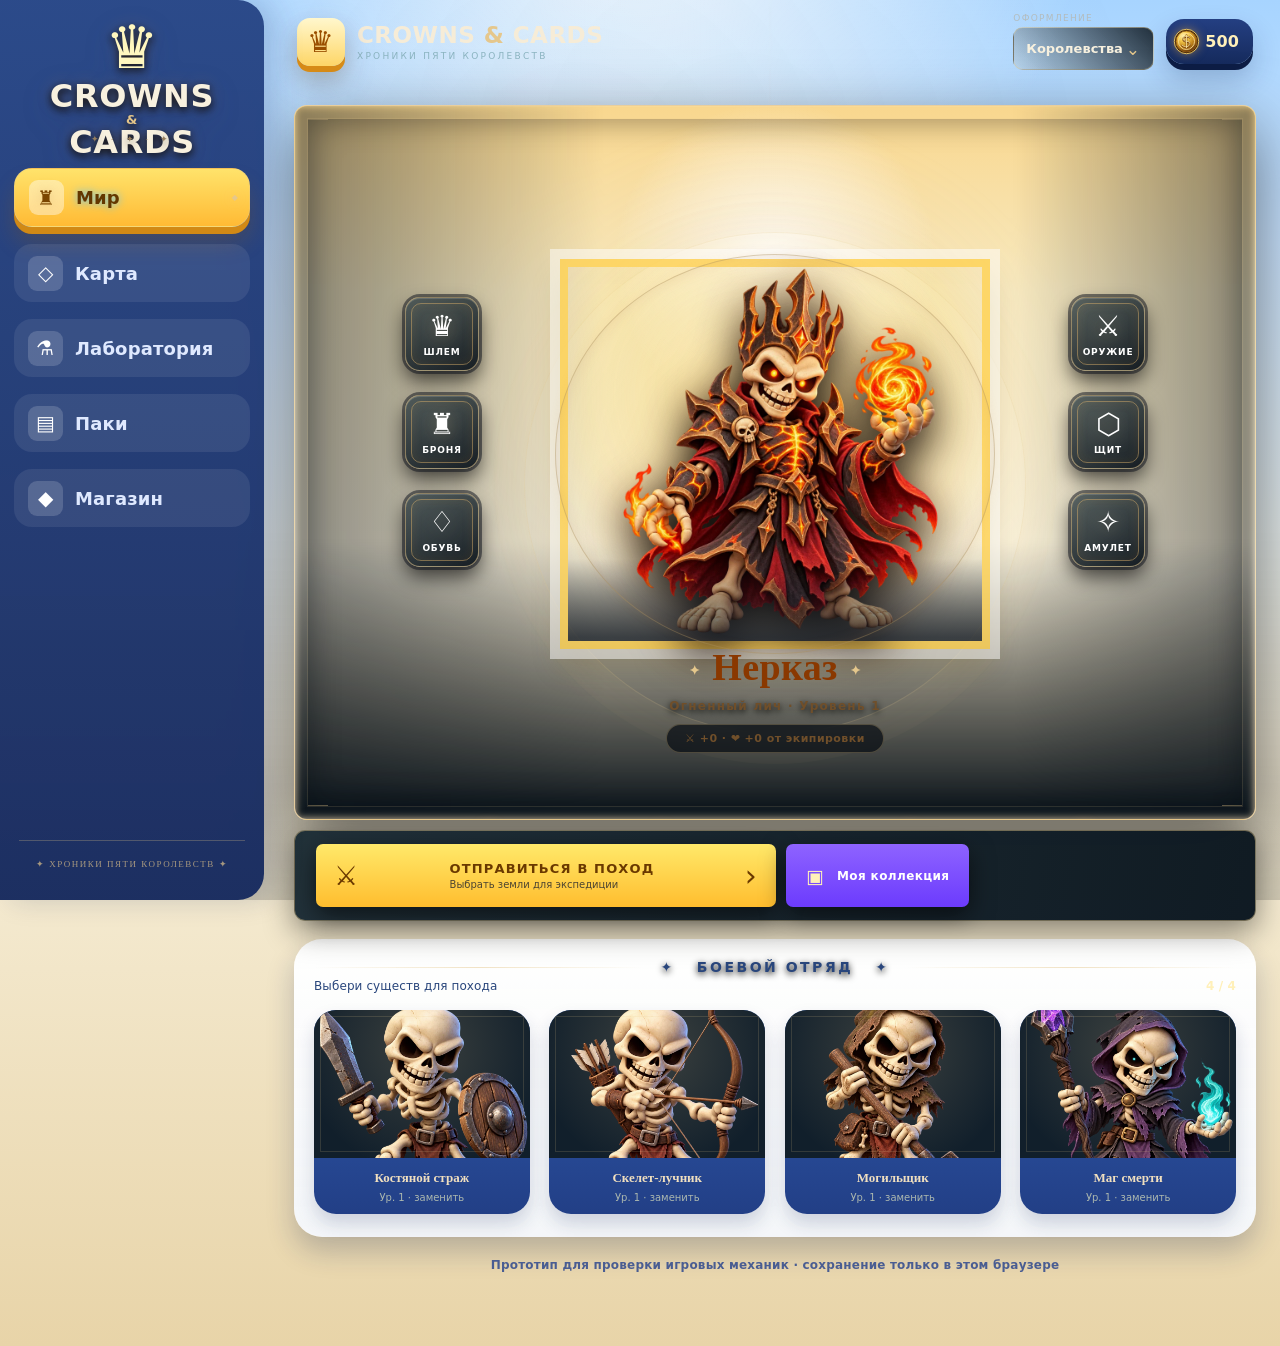
<file: play-v06.html>
<!DOCTYPE html>

<html lang="ru">
<head>
<base href="https://spyder2019-hue.github.io/Crowns-and-Cards/"/>
<meta name="description" content="Crowns & Cards — мультяшный тест интерфейса v0.6"/>
<meta charset="utf-8"/><meta content="#172532" name="theme-color"/><meta content="yes" name="apple-mobile-web-app-capable"/><meta content="width=device-width, initial-scale=1" name="viewport"/>
<title>Crowns &amp; Cards — Cartoon UI v0.6</title>
<style data-source="css/00-base-and-early-ui.css">
/* Original style block 0 */

:root{--bg:#10131b;--panel:#1b2130;--panel2:#252d40;--gold:#e8bd69;--text:#f3f0e8;--muted:#a9b1c3;--red:#d86c6c;--green:#77c99a}*{box-sizing:border-box}body{margin:0;background:radial-gradient(ellipse at top,#263148 0,#10131b 55%);color:var(--text);font:15px/1.45 system-ui,-apple-system,Segoe UI,sans-serif;min-height:100vh}button{font:inherit;cursor:pointer;border:1px solid #59627a;border-radius:10px;padding:10px 13px;background:#303a50;color:var(--text);transition:.15s}button:hover{filter:brightness(1.15)}button:disabled{opacity:.4;cursor:not-allowed}.primary{background:#805d2e;border-color:#c49b51}.danger{background:#572f3b;border-color:#9b5965}.app{max-width:1100px;margin:auto;padding:16px}.top{display:flex;align-items:center;justify-content:space-between;gap:12px;flex-wrap:wrap;padding:14px 16px;background:#171d29e8;border:1px solid #3b455a;border-radius:16px;margin-bottom:14px}.brand{font-weight:900;letter-spacing:1px;color:var(--gold);font-size:20px}.sub{font-size:12px;color:var(--muted)}.resources{display:flex;gap:8px;flex-wrap:wrap}.resource{background:#252d3c;padding:7px 10px;border-radius:9px;border:1px solid #3a4458}.nav{display:flex;gap:8px;flex-wrap:wrap;margin-bottom:14px}.nav button.active{background:var(--gold);color:#231b10;border-color:var(--gold);font-weight:800}.layout{display:grid;grid-template-columns:1.2fr .8fr;gap:14px}.panel{background:#191f2beF;border:1px solid #3a4357;border-radius:16px;padding:16px;min-width:0}.panel h2,.panel h3{margin:0 0 10px}.muted{color:var(--muted)}.hero{display:flex;align-items:center;gap:14px}.portrait{width:76px;height:76px;border-radius:16px;background:linear-gradient(145deg,#7d5a31,#292b3d);display:grid;place-items:center;font-size:42px;border:1px solid #b88b49;flex-shrink:0}.bar{height:8px;background:#353d50;border-radius:20px;overflow:hidden;margin:5px 0 10px}.bar span{display:block;height:100%;background:var(--green)}.places,.cards{display:grid;grid-template-columns:repeat(auto-fit,minmax(135px,1fr));gap:10px}.place{background:linear-gradient(145deg,#29364a,#1a202d);border:1px solid #46516a;border-radius:13px;padding:12px;display:flex;flex-direction:column;gap:8px}.place .emoji{font-size:30px}.place strong{font-size:15px}.place small{color:var(--muted);min-height:35px}.unit{position:relative;text-align:left;min-height:155px;padding:10px;background:linear-gradient(160deg,#343d51,#1c2230);border:1px solid #606b82;border-radius:12px;display:flex;flex-direction:column;gap:4px}.unit .art{font-size:35px}.unit .count{position:absolute;right:8px;top:8px;background:#10131be8;border-radius:8px;padding:2px 7px;color:var(--gold);font-size:12px}.unit .type{color:var(--gold);font-size:11px;text-transform:uppercase;letter-spacing:.5px}.unit .stats{color:#c6ccda;font-size:12px;margin-top:auto}.filters{display:flex;gap:8px;flex-wrap:wrap;margin:10px 0}.battle-head{display:flex;justify-content:space-between;gap:10px;flex-wrap:wrap;align-items:center}.arena{display:grid;grid-template-columns:repeat(4,minmax(0,1fr));gap:7px;margin:14px 0}.tile{aspect-ratio:1/1;display:flex;align-items:center;justify-content:center;flex-direction:column;padding:4px;background:#202a31;border:1px solid #4c5c64;border-radius:10px;min-width:0}.tile.player{background:#213b36;border-color:#6eaa91}.tile.enemy{background:#452b35;border-color:#a86574}.tile.selected{outline:3px solid var(--gold);outline-offset:1px}.tile .uniticon{font-size:clamp(20px,4vw,32px)}.tile small{font-size:10px;color:#e4e6eb}.battle-log{background:#10151f;border:1px solid #343e50;border-radius:10px;padding:10px;max-height:135px;overflow:auto;color:#c5ccda;font-size:13px}.actions{display:flex;gap:8px;flex-wrap:wrap}.empty{padding:24px;text-align:center;color:var(--muted);border:1px dashed #46516a;border-radius:12px}.notice{padding:10px;border-radius:10px;background:#2a3028;border:1px solid #566548;color:#d5e4c8;margin-bottom:10px}.footer{color:#7e879a;text-align:center;padding:20px 0;font-size:12px}.hidden{display:none!important}@media(max-width:720px){.app{padding:9px}.layout{grid-template-columns:1fr}.panel{padding:13px}.top{padding:12px}.unit{min-height:140px}.arena{gap:5px}.tile{border-radius:7px}}


/* Original style block 1 */

:root{--bg:#090d16;--panel:#141b29;--panel2:#202b40;--gold:#f3cf83;--text:#f8f1df;--muted:#b5bdce;--red:#e46d73;--green:#8fe0ae}
body{background:radial-gradient(ellipse at 50% -15%,#52617b 0%,#202c42 26%,#0b111d 64%,#070a11 100%);background-attachment:fixed;font-family:Georgia,'Times New Roman',serif;letter-spacing:.1px}
body:before{content:"";position:fixed;inset:0;pointer-events:none;opacity:.16;background-image:radial-gradient(#e9d3a0 .65px,transparent .65px);background-size:19px 19px;mask-image:linear-gradient(to bottom,black,transparent 85%);z-index:-1}
.app{max-width:1240px;padding:18px}
.top{position:relative;overflow:hidden;background:linear-gradient(105deg,rgba(14,20,33,.98),rgba(34,40,57,.94) 55%,rgba(70,52,36,.92));border:1px solid #9d804d;border-radius:8px;padding:17px 20px;box-shadow:0 10px 30px #0007,inset 0 0 0 3px #c2a46a12;margin-bottom:12px}
.top:after{content:"✦";position:absolute;right:30%;top:-38px;font-size:170px;color:#f4d38a;opacity:.055;pointer-events:none}
.brand{font-family:Georgia,serif;font-size:clamp(20px,3vw,29px);letter-spacing:3px;color:#f6d995;text-shadow:0 2px 14px #e6b45a44}
.sub{font-family:system-ui,sans-serif;letter-spacing:.5px}
.resource{background:linear-gradient(180deg,#30374a,#171d2a);border:1px solid #8b744c;border-radius:4px;box-shadow:inset 0 1px #ffffff12;font-family:system-ui,sans-serif}
.nav{gap:6px;margin-bottom:15px;padding:6px;background:#0e1420cc;border:1px solid #39465b;border-radius:7px}
.nav button{flex:1;min-width:100px;border-radius:4px;background:linear-gradient(#29354b,#171e2c);border-color:#58647a;font-family:system-ui,sans-serif}
.nav button.active{background:linear-gradient(#ffe5a0,#c39a50);color:#241a0c;border-color:#ffe4a0;box-shadow:0 0 18px #d7a84d30}
.panel{position:relative;overflow:hidden;background:linear-gradient(145deg,rgba(28,37,54,.97),rgba(13,19,30,.98));border:1px solid #6c624f;border-radius:7px;padding:18px;box-shadow:0 12px 28px #0004,inset 0 1px #ffffff09}
.panel:before{content:"";position:absolute;top:0;left:0;right:0;height:2px;background:linear-gradient(90deg,transparent,#e4c17b,#6e7f9b,transparent);opacity:.8}
.panel h2{font-size:clamp(21px,2.4vw,27px);color:#f0d49a;text-shadow:0 2px 12px #0008}
.panel h3{color:#e9d6ad}
button{border-radius:4px;background:linear-gradient(#3a4961,#202b3c);border-color:#64728a;box-shadow:0 3px 0 #090d15, inset 0 1px #ffffff13;font-family:system-ui,sans-serif}
button:active{transform:translateY(1px);box-shadow:0 1px 0 #090d15}
.primary{background:linear-gradient(#d7b36d,#8b632e);border-color:#f0d28b;color:#1c160c;font-weight:800;text-shadow:0 1px #fff4}
.danger{background:linear-gradient(#874a50,#4d2733);border-color:#c37b7e}
.layout{gap:16px}
.places{grid-template-columns:repeat(auto-fit,minmax(170px,1fr));gap:12px}
.place{position:relative;overflow:hidden;min-height:220px;justify-content:flex-start;background:linear-gradient(155deg,#344b51 0%,#1c2c36 46%,#151c2b 100%);border:1px solid #71806d;border-radius:5px;padding:14px;box-shadow:inset 0 0 30px #0a101c66,0 5px 12px #0003}
.place:nth-child(2){background:linear-gradient(155deg,#5b4c49,#302b38 48%,#161c2b);border-color:#93816e}
.place:nth-child(3){background:linear-gradient(155deg,#653d39,#3b2632 45%,#171a28);border-color:#a76b5b}
.place:after{content:"";position:absolute;inset:0;pointer-events:none;background:linear-gradient(0deg,#080d17d9,transparent 72%)}
.place>*{position:relative;z-index:1}
.place .emoji{font-size:55px;filter:drop-shadow(0 6px 6px #0008);margin:2px 0 4px}
.place strong{font-size:18px;color:#f6e7c5}
.place small{font-family:system-ui,sans-serif;min-height:44px}
.place .sub{font-family:system-ui,sans-serif}
.hero{background:linear-gradient(110deg,#242e41,#121a28);padding:12px;border:1px solid #555d70;border-radius:5px}
.portrait{border-radius:5px;width:88px;height:88px;background:radial-gradient(circle at 50% 28%,#e8c878,#7e5735 45%,#22283b 76%);border:2px solid #e0bb6a;box-shadow:0 0 0 3px #d5b46a1a,0 6px 16px #0005}
.bar{height:9px;border:1px solid #566078;background:#0b111b;border-radius:2px}
.bar span{background:linear-gradient(90deg,#64ae85,#b7e4a1)}
.unit{overflow:hidden;min-height:190px;border-radius:5px;border:1px solid #6f7182;background:linear-gradient(155deg,#3d4559,#252b3d 55%,#171d2b);box-shadow:inset 0 1px #ffffff15,0 6px 12px #0003;transition:transform .18s,border-color .18s,box-shadow .18s}
.unit:hover{transform:translateY(-3px);border-color:#e3c47b;box-shadow:0 9px 22px #0006,0 0 16px #d6b15d1a}
.unit:before{content:"";position:absolute;inset:0;pointer-events:none;background:linear-gradient(135deg,#ffffff12,transparent 36%,#080c151c)}
.unit .art{height:92px;display:grid;place-items:center;margin:-10px -10px 4px;background:radial-gradient(ellipse at 50% 100%,#c3a15c44,transparent 66%),linear-gradient(180deg,#48546a,#252d40);font-size:52px;filter:drop-shadow(0 5px 5px #0008)}
.unit .type{font-family:system-ui,sans-serif;letter-spacing:1px}
.unit .stats{font-family:system-ui,sans-serif}
.unit .count{border:1px solid #8f784c;border-radius:3px;color:#ffe2a0}
.arena{gap:8px;padding:10px;background:radial-gradient(ellipse at center,#35433d,#111923 75%);border:1px solid #766648;border-radius:5px;box-shadow:inset 0 0 30px #0008}
.tile{border-radius:4px;background:linear-gradient(145deg,#283a3b,#18252b);border:1px solid #50665e;box-shadow:inset 0 0 10px #0004}
.tile.player{background:linear-gradient(145deg,#315b4c,#1b3835);border-color:#8ac6a4;box-shadow:inset 0 0 14px #9ee8bc17}
.tile.enemy{background:linear-gradient(145deg,#613b47,#321f2b);border-color:#bd7781;box-shadow:inset 0 0 14px #f38b9915}
.tile.selected{outline:3px solid #f7d47f;box-shadow:0 0 18px #f1cb6b55;z-index:2}
.tile .uniticon{filter:drop-shadow(0 3px 2px #0008)}
.battle-log{font-family:system-ui,sans-serif;background:#0b111b;border-color:#4b5366}
.notice{background:linear-gradient(90deg,#343b2a,#252e28);border-color:#849366}
.footer{font-family:system-ui,sans-serif;letter-spacing:.4px}
@media(max-width:720px){.app{padding:8px}.top{padding:13px}.resources{width:100%}.resource{flex:1;text-align:center}.panel{padding:13px}.place{min-height:205px}.unit{min-height:175px}.unit .art{height:80px;font-size:46px}.nav button{min-width:calc(50% - 8px)}.arena{padding:6px;gap:5px}}


/* Original style block 2 */

.world-banner{position:relative;min-height:245px;display:flex;align-items:center;overflow:hidden;margin:0 0 16px;padding:27px 30px;border:1px solid #9c8150;border-radius:7px;background:linear-gradient(90deg,#111927 0%,#1d2a3b 48%,#342e37 100%);box-shadow:0 14px 35px #0006,inset 0 0 0 3px #d8b56b0d}
.world-banner:before{content:"";position:absolute;inset:0;background:linear-gradient(90deg,#101724 0%,#101724e8 38%,#10172435 75%,#10172477),radial-gradient(ellipse at 75% 45%,#c98c4a44,transparent 42%)}
.banner-copy{position:relative;z-index:2;max-width:570px}.eyebrow{font:700 11px/1.4 system-ui,sans-serif;letter-spacing:3px;color:#e5bf76}.banner-copy h1{font-size:clamp(30px,4.5vw,52px);line-height:.99;letter-spacing:-1px;margin:13px 0;color:#fff0d0;text-shadow:0 4px 16px #0008}.banner-copy h1 span{color:#f0c66e}.banner-copy p{font:14px/1.65 system-ui,sans-serif;color:#c1c8d5;max-width:440px;margin:14px 0 0}.banner-art{position:absolute;inset:0 0 0 45%;overflow:hidden;background:radial-gradient(ellipse at 66% 70%,#b36b3b66,transparent 45%)}.banner-art:before{content:"";position:absolute;bottom:-65px;left:3%;width:100%;height:155px;background:linear-gradient(160deg,#35463f,#111925 70%);clip-path:polygon(0 100%,10% 38%,20% 60%,35% 10%,48% 55%,62% 24%,78% 57%,90% 12%,100% 45%,100% 100%)}.moon{position:absolute;right:23%;top:23px;width:96px;height:96px;border-radius:50%;background:radial-gradient(circle at 35% 30%,#fff1c9,#d8a75f 65%,#8a573d);box-shadow:0 0 40px #efc36d55}.banner-dragon{position:absolute;right:11%;top:34px;font-size:clamp(75px,11vw,130px);filter:drop-shadow(0 10px 8px #0009);transform:rotate(-9deg)}.banner-hero{position:absolute;right:46%;bottom:17px;font-size:clamp(50px,7vw,83px);filter:drop-shadow(0 8px 6px #000a)}.banner-spark{position:absolute;right:39%;top:34%;font-size:34px;color:#ffe3a0;text-shadow:0 0 18px #f3cb70}.world-banner+ .layout{position:relative}
@media(max-width:620px){.world-banner{min-height:260px;padding:22px 18px;align-items:flex-start}.banner-copy{max-width:78%}.banner-copy h1{font-size:34px}.banner-copy p{font-size:12px;max-width:270px}.banner-art{left:25%;opacity:.72}.moon{width:64px;height:64px;right:17%;top:28px}.banner-dragon{right:0;top:67px;font-size:82px}.banner-hero{right:48%;bottom:10px;font-size:56px}.banner-spark{right:33%;top:39%}}


/* Original style block 3 */

.collection-toolbar{display:flex;align-items:center;justify-content:space-between;gap:12px;margin:14px 0 8px;padding:10px 12px;border:1px solid #61543c;background:#0b111bd9;color:#e7d5ad;font:11px/1.4 system-ui,sans-serif;letter-spacing:1.3px}
.collection-toolbar strong{font-size:13px;color:#ffe3a0;letter-spacing:.3px}
.collection-grid{display:grid;grid-template-columns:repeat(auto-fill,minmax(165px,1fr));gap:15px;align-items:stretch}
.trading-card{--rarity:#8b9ab0;position:relative;isolation:isolate;display:flex;flex-direction:column;min-width:0;padding:7px;border:1px solid var(--rarity);border-radius:8px;background:linear-gradient(145deg,#4b4c56,#191f2d 45%,#0c111c);box-shadow:0 7px 15px #0007,inset 0 0 0 2px #f4e1b01a;overflow:hidden;transition:transform .18s,box-shadow .18s,border-color .18s}
.trading-card:hover{transform:translateY(-5px) rotate(-.4deg);box-shadow:0 14px 25px #0009,0 0 16px color-mix(in srgb,var(--rarity) 28%,transparent)}
.trading-card:before{content:"";position:absolute;inset:3px;border:1px solid color-mix(in srgb,var(--rarity) 55%,transparent);border-radius:5px;pointer-events:none;z-index:-1}
.trading-card:after{content:"";position:absolute;inset:0;pointer-events:none;background:linear-gradient(120deg,#fff1,transparent 27%,transparent 72%,#e9cb7b0a)}
.rarity-обычная{--rarity:#9ca8b8}.rarity-редкая{--rarity:#58b5dc}.rarity-эпическая{--rarity:#bd82ff}.rarity-легендарная{--rarity:#f1c86c}
.tc-top{display:flex;align-items:center;justify-content:space-between;gap:5px;padding:5px 5px 7px;color:#fff2d0;font-weight:800;font-size:13px;text-shadow:0 2px 3px #000;min-height:32px}
.tc-level{font:10px system-ui,sans-serif;color:#ffe3a0;border:1px solid #bba16b88;border-radius:3px;padding:2px 4px;flex-shrink:0}
.tc-art{height:142px;position:relative;display:grid;place-items:center;overflow:hidden;border:1px solid color-mix(in srgb,var(--rarity) 70%,#30394a);border-radius:4px;background:radial-gradient(ellipse at 50% 58%,color-mix(in srgb,var(--rarity) 37%,transparent),transparent 58%),linear-gradient(180deg,#3b4658,#171e2c 78%);box-shadow:inset 0 0 22px #0009}
.tc-art:before,.tc-art:after{content:"";position:absolute;width:90px;height:90px;border:1px solid color-mix(in srgb,var(--rarity) 42%,transparent);transform:rotate(45deg);border-radius:15px}
.tc-art:after{width:112px;height:112px;opacity:.4}
.tc-glow{position:absolute;width:95px;height:95px;border-radius:50%;background:var(--rarity);filter:blur(34px);opacity:.22}
.tc-emoji{position:relative;z-index:1;font-size:clamp(55px,6vw,75px);filter:drop-shadow(0 8px 4px #000a);transform:translateY(-2px)}
.tc-rune{position:absolute;right:7px;bottom:4px;color:var(--rarity);font-size:18px;text-shadow:0 0 10px var(--rarity)}
.tc-info{padding:8px 4px 2px;display:flex;flex-direction:column;gap:5px;flex:1}
.tc-rarity{color:var(--rarity);font:800 10px system-ui,sans-serif;letter-spacing:1.5px;text-transform:uppercase}
.tc-type{font-size:12px;color:#d0d6e2}
.tc-stats{display:grid;grid-template-columns:1fr 1fr;gap:5px;margin-top:5px}
.tc-stats>div{display:flex;flex-direction:column;gap:3px;background:#0c111bd9;border:1px solid #69718466;border-radius:4px;padding:6px}
.tc-stats small{font:9px system-ui,sans-serif;color:#9da8bd;letter-spacing:.6px}
.tc-stats b{font:800 13px system-ui,sans-serif;color:#f8e6bb;white-space:nowrap}
.tc-footer{display:flex;justify-content:space-between;gap:5px;margin-top:7px;padding-top:6px;border-top:1px solid color-mix(in srgb,var(--rarity) 42%,transparent);font:8px system-ui,sans-serif;letter-spacing:.8px;color:#8f9bb0}
.tc-creature-img{position:absolute;inset:0;width:100%;height:100%;object-fit:contain;object-position:center 42%;z-index:2;display:block}.trading-card:has(.tc-creature-img) .tc-art{background:#8c76ac}.trading-card:has(.tc-creature-img) .tc-art:before,.trading-card:has(.tc-creature-img) .tc-art:after,.trading-card:has(.tc-creature-img) .tc-glow{display:none}.trading-card:has(.tc-creature-img) .tc-rune{z-index:3;text-shadow:0 2px 5px #342346}
@media(max-width:480px){.collection-grid{grid-template-columns:repeat(2,minmax(0,1fr));gap:9px}.tc-art{height:120px}.trading-card{padding:6px}.tc-top{font-size:12px}.tc-emoji{font-size:54px}.collection-toolbar{font-size:10px}}


/* Original style block 4 */

.world-rework{font-family:Georgia,'Times New Roman',serif;color:#e6dfc9}.world-heading{display:flex;justify-content:space-between;align-items:center;gap:20px;margin:5px 0 25px}.world-kicker,.side-kicker{font:700 10px/1.5 system-ui,sans-serif;letter-spacing:2.6px;color:#b6a47f}.world-heading h1{font-size:clamp(35px,5vw,62px);font-weight:400;letter-spacing:-1.5px;margin:5px 0 9px;color:#e8dfc6}.world-heading p{font-size:15px;color:#a7ada7;margin:0;max-width:600px;line-height:1.6}.world-chapter{font-size:42px;color:#c9b78b;text-align:center;line-height:1}.world-chapter span{font-size:18px;color:#777f79}.world-chapter small{display:block;font:10px system-ui,sans-serif;letter-spacing:3px;margin-top:8px;color:#9b9e93}.world-grid{display:grid;grid-template-columns:minmax(0,1.8fr) minmax(285px,1fr);gap:20px;align-items:start}.atlas-frame{background:#131d1b;border:1px solid #716a52;padding:8px;box-shadow:0 20px 60px #0007,inset 0 0 0 1px #181d19}.atlas-top{display:flex;justify-content:space-between;padding:10px 12px 15px;color:#b8ad8d;font:10px system-ui,sans-serif;letter-spacing:2px}.atlas-land{position:relative;aspect-ratio:900/650;min-height:390px;overflow:hidden;border:1px solid #69664c;background:#293d36}.atlas-land:after{content:'';position:absolute;inset:0;pointer-events:none;box-shadow:inset 0 0 95px 35px #101817c9}.atlas-terrain{position:absolute;width:100%;height:100%;inset:0}.atlas-node{position:absolute;z-index:2;display:flex;flex-direction:column;align-items:center;gap:6px;transform:translate(-50%,-50%);border:0;background:none;color:#f2e4bd;cursor:pointer;text-shadow:0 2px 9px #000;font-family:Georgia,serif}.atlas-node .node-symbol{display:grid;place-items:center;width:56px;height:56px;border:1px solid #c0ab79;border-radius:50%;background:radial-gradient(circle,#37473b,#15241f);font-size:32px;box-shadow:0 0 0 5px #15231c77,0 5px 22px #000a;transition:.2s}.atlas-node:hover .node-symbol,.atlas-node.chosen .node-symbol{border-color:#f2dba0;box-shadow:0 0 0 5px #d1b47c33,0 0 25px #d2ad6660;transform:scale(1.08)}.node-caption{font:700 10px system-ui,sans-serif;letter-spacing:1px;white-space:nowrap;background:#101d1cbd;padding:5px 8px;border:1px solid #95826066}.atlas-node.forest{left:23%;top:74%}.atlas-node.ruins{left:53%;top:47%}.atlas-node.dragon{left:77%;top:20%}.atlas-compass{position:absolute;right:5%;bottom:13%;font-size:42px;color:#c5b18a;opacity:.7;text-align:center}.atlas-compass small{display:block;font:11px system-ui}.atlas-bottom{position:absolute;z-index:2;bottom:10px;left:12px;font:10px system-ui,sans-serif;color:#c1b797;letter-spacing:1px}.world-side{display:flex;flex-direction:column;gap:16px}.region-details,.expedition-panel{border:1px solid #5c5747;background:linear-gradient(155deg,#242c2a,#151d1c);padding:22px;box-shadow:0 12px 32px #0005}.region-engraving{display:grid;place-items:center;height:100px;margin:14px 0 18px;background:linear-gradient(120deg,#354238,#1c2926);border:1px solid #626b59;color:#c5b488;font-size:70px;text-shadow:0 4px 15px #000}.region-engraving.ruins{background:linear-gradient(120deg,#383b38,#222526)}.region-engraving.dragon{background:linear-gradient(120deg,#44362e,#241e1d)}.region-details h2{font-size:29px;font-weight:400;margin:0 0 8px;color:#e7dcc3}.region-details p{font:13px/1.65 system-ui,sans-serif;color:#b5b9b1;margin:0}.region-rule,.side-divider{height:1px;background:#5e604e;margin:18px 0}.region-stats{display:grid;grid-template-columns:1fr 1fr;gap:12px}.region-stats small{display:block;font:9px system-ui,sans-serif;letter-spacing:1.5px;color:#9fa49a}.region-stats strong{display:block;font:16px Georgia,serif;color:#ddcc9f;margin-top:5px}.march-btn{display:flex;justify-content:space-between;width:100%;padding:14px 16px;margin-top:20px;background:#9b8254;color:#101714;border:1px solid #d2b782;font:700 13px system-ui,sans-serif;letter-spacing:.5px;cursor:pointer}.march-btn:hover{background:#c7a86d}.march-btn:disabled{opacity:.4;cursor:not-allowed}.risk-note{display:block;text-align:center;font:10px/1.5 system-ui,sans-serif;color:#aaa99b;margin-top:10px}.region-cleared{font:12px system-ui;color:#b4c4a0;margin-top:14px}.expedition-panel #hero-summary .hero{gap:10px}.expedition-panel #hero-summary .portrait{font-size:24px}.expedition-panel #hero-summary h3{margin:0}.expedition-panel #army-summary{font:12px/1.8 system-ui,sans-serif;color:#c9c9bb;max-height:135px;overflow:auto;margin-top:10px}.supply-btn{width:100%;margin-top:17px;border:1px solid #77745c;background:transparent;color:#cdbd99;padding:10px;font:12px system-ui,sans-serif;cursor:pointer}.supply-btn:disabled{opacity:.4}.expedition-panel .sub{font-size:11px;color:#8d998f;margin-top:8px}@media(max-width:850px){.world-grid{grid-template-columns:1fr}.world-side{display:grid;grid-template-columns:1fr 1fr}.atlas-land{min-height:350px}}@media(max-width:580px){.world-heading{align-items:flex-start}.world-chapter{display:none}.world-side{grid-template-columns:1fr}.atlas-land{min-height:285px}.atlas-top{font-size:8px;letter-spacing:1px}.atlas-node .node-symbol{width:42px;height:42px;font-size:24px}.node-caption{font-size:8px;letter-spacing:0}.atlas-bottom{font-size:8px}.region-engraving{height:70px;font-size:45px}}


/* Original style block 5 */
.gothic-world{max-width:850px;margin:auto;font-family:Georgia,serif}.gothic-hero-scene{height:clamp(410px,66vw,600px);position:relative;overflow:hidden;border:1px solid #746247;border-radius:5px;background:radial-gradient(ellipse at 50% 30%,#4b4c57 0%,#1b222b 42%,#0d1017 80%)}.gothic-moon{position:absolute;top:8%;left:40%;width:180px;aspect-ratio:1;border-radius:50%;background:#b6b3a4;filter:blur(8px);opacity:.17}.gothic-arches{position:absolute;inset:0;background:repeating-linear-gradient(90deg,transparent 0 19%,#080a0e 19.5% 21%,transparent 21.5% 39%);opacity:.38}.hero-figure{position:absolute;bottom:-40px;left:50%;transform:translateX(-50%);height:93%;width:min(76%,380px);filter:drop-shadow(0 20px 18px #000)}.hero-figure svg{height:100%;width:100%}.scene-shade{position:absolute;inset:0;background:linear-gradient(0deg,#0c0e13 0%,transparent 37%)}.scene-caption{position:absolute;bottom:22px;left:24px;right:24px;text-align:center}.scene-caption span{font:11px system-ui;letter-spacing:2px;color:#c4a977}.scene-caption h1{font:normal 42px Georgia,serif;margin:4px;color:#f1e5cc}.scene-caption p{color:#c6c0b7;margin:0}.world-simple-actions{display:grid;grid-template-columns:1fr 1fr;gap:10px;margin:13px 0 26px}.world-simple-actions button{border-radius:4px;background:#28252a;border-color:#796449;color:#e9d7b5;padding:15px}.world-simple-actions button:first-child{background:#806443;color:#fff0d6}.world-simple-bottom{max-width:650px;margin:auto}.world-simple-title{font-size:24px;margin:0 0 12px;color:#e5d7be}.world-locations{display:grid;gap:8px;margin-bottom:16px}.world-locations button{display:flex;justify-content:space-between;text-align:left;border-radius:3px;background:#1c2028;border:1px solid #41434b;padding:15px 17px;color:#e5ddcc}.world-locations button.selected{border-color:#c3a574;background:#303039}.world-locations span{font-size:23px;line-height:18px;color:#bda47b}.gothic-world .region-details{margin:0 0 14px;border-radius:4px}.gothic-world .region-engraving{display:none}.gothic-world .expedition-panel{margin-bottom:25px;border-radius:4px}.gothic-world .expedition-panel #hero-summary{margin-top:12px}@media(max-width:550px){.gothic-hero-scene{height:450px}.hero-figure{height:86%;bottom:-22px}.scene-caption h1{font-size:34px}.world-simple-actions button{font-size:13px}}.hero-upgrade-menu,.settings-menu{margin:12px 0;border:1px solid #635640;background:#1a1a21;padding:12px;color:#e4d3b0}.hero-upgrade-menu summary,.settings-menu summary{cursor:pointer;font-weight:600}.upgrade-inner{padding:10px 0 0}.upgrade-inner button{margin-top:10px}.settings-menu{margin-top:22px}


/* Original style block 6 */

/* Compact gothic hero screen, no gameplay changes */
.gothic-world{max-width:850px;margin:auto}
.gothic-hero-scene{height:265px!important;min-height:0!important;margin-bottom:8px!important}
.hero-figure{height:100%!important;bottom:-38px!important;right:8%!important}
.scene-caption{bottom:14px!important;left:20px!important}
.scene-caption h1{font-size:30px!important;margin:3px 0!important}
.scene-caption p{font-size:12px!important;margin:2px 0!important}
.world-simple-actions{margin:8px 0 15px!important;gap:8px!important}
.world-simple-actions button{padding:9px 12px!important;font-size:13px!important}
.world-simple-title{font-size:18px!important;margin:0 0 8px!important}
.world-locations{gap:5px!important;margin-bottom:10px!important}
.world-locations button{padding:9px 12px!important;font-size:13px!important}
.gothic-world .region-details,.gothic-world .expedition-panel{padding:12px!important;margin-bottom:10px!important}
.gothic-world .region-details h2{font-size:20px!important}
.gothic-world .expedition-panel .hero{padding:7px!important;gap:9px!important}
.gothic-world .expedition-panel .portrait{width:42px!important;height:42px!important;font-size:24px!important;border-radius:5px!important}
.gothic-world .expedition-panel .hero h3{font-size:16px!important;margin:0!important}
.gothic-world .expedition-panel .hero+.muted{font-size:12px!important}
.hero-upgrade-menu,.settings-menu{padding:8px 10px!important;margin:8px 0!important;font-size:13px!important}
.gothic-world #army-summary{font-size:12px!important;line-height:1.5!important;columns:2}
.gothic-world .side-kicker{font-size:9px!important}
@media(max-width:550px){.gothic-hero-scene{height:230px!important}.hero-figure{height:94%!important;right:-4%!important;bottom:-22px!important}.scene-caption h1{font-size:27px!important}.scene-caption{left:13px!important}.world-simple-actions button{padding:9px 6px!important}.gothic-world .region-details,.gothic-world .expedition-panel{padding:10px!important}}


/* Original style block 7 */

.world-stage{display:grid;grid-template-columns:minmax(0,1.35fr) minmax(280px,1fr);gap:12px;align-items:stretch}
.world-stage .gothic-hero-scene{height:auto!important;min-height:310px!important;margin:0!important}
.world-stage .world-simple-bottom{min-width:0;margin:0!important;padding:12px!important;background:#151a25;border:1px solid #65573f;border-radius:7px}
.world-stage .region-details{padding:9px!important;margin:8px 0!important}
.world-stage .region-engraving{display:none!important}
.world-stage .region-details h2{font-size:17px!important;margin:4px 0!important}
.world-stage .region-details p{font-size:12px!important;margin:4px 0!important}
.world-stage .region-stats{margin:7px 0!important}
.world-stage .world-simple-title{font-size:16px!important}
.world-stage .world-locations{gap:5px!important}
.world-stage .world-locations button{padding:8px!important}
.world-stage .expedition-panel{display:none!important}
.world-hero-bottom{margin-top:12px;padding:12px;background:#151a25;border:1px solid #65573f;border-radius:7px}
.world-hero-bottom .expedition-panel{margin:0!important}
.world-hero-bottom #army-summary{columns:unset!important;display:flex;gap:6px;flex-wrap:wrap}
.army-chip{display:inline-flex;align-items:center;gap:5px;border:1px solid #766548;background:#242936;padding:6px 9px;border-radius:5px;font-size:12px}
.army-equipped{display:grid;grid-template-columns:repeat(4,minmax(0,1fr));gap:9px;margin:14px 0}
.army-slot{border:1px dashed #66583d;min-height:126px;display:flex;align-items:center;justify-content:center;flex-direction:column;background:#151a23;border-radius:6px;color:#a69b83;text-align:center;padding:8px;cursor:pointer}
.army-slot.filled{border-style:solid;border-color:#b99a5e;background:#262532;color:#eee2c6}
.army-slot .army-emoji{font-size:33px}.army-slot small{font-size:11px;color:#b8af9e}
.army-pool{display:grid;grid-template-columns:repeat(auto-fill,minmax(120px,1fr));gap:9px}
.army-choice{border:1px solid #55566a;background:#252b38;border-radius:6px;padding:12px 7px;text-align:center;min-height:115px}
.army-choice.chosen{border-color:#e1b96a;background:#3b352d;box-shadow:inset 0 0 0 1px #bfa166}
.army-choice .army-emoji{display:block;font-size:35px}.army-choice small{display:block;color:#b9b3a9;font-size:11px}
@media(max-width:650px){.world-stage{grid-template-columns:minmax(0,1fr) minmax(0,1fr);gap:7px}.world-stage .gothic-hero-scene{min-height:300px!important}.world-stage .world-simple-bottom{padding:7px!important}.world-stage .world-locations button{font-size:11px!important;padding:7px 4px!important}.world-stage .region-details{padding:6px!important}.world-stage .region-details h2{font-size:14px!important}.world-stage .region-details p,.world-stage .risk-note{font-size:10px!important}.world-stage .region-stats{gap:5px!important}.world-stage .region-stats strong{font-size:11px!important}.world-stage .march-btn{font-size:12px!important;padding:8px 5px!important}.world-stage .world-simple-title{font-size:13px!important}.world-stage .scene-caption h1{font-size:22px!important}.world-stage .scene-caption{left:8px!important}.world-stage .hero-figure{right:-20%!important}.army-equipped{gap:5px}.army-slot{min-height:95px;padding:4px}.army-slot .army-emoji{font-size:25px}.army-slot small{font-size:9px}}


/* Original style block 8 */

#collection-cards.collection-grid{display:grid;grid-template-columns:repeat(auto-fill,minmax(195px,1fr));gap:13px}
.skeleton-card{background:#141922;border:1px solid #605747;border-radius:8px;overflow:hidden;cursor:pointer;color:#e9dfcb;transition:border-color .2s,transform .2s;min-width:0}.skeleton-card:hover{border-color:#c6a66b;transform:translateY(-2px)}.skeleton-card.equipped{border-color:#d8b36a;box-shadow:0 0 0 1px #d8b36a66}.skeleton-art{width:100%;aspect-ratio:494/327;background-size:contain;background-position:center;background-repeat:no-repeat;background-color:#11151c}.skeleton-meta{padding:9px 10px;display:flex;flex-direction:column;gap:4px}.skeleton-meta strong{font-size:14px}.skeleton-meta small{font-size:10px;color:#b9b0a2}.skeleton-stats{display:flex;justify-content:space-between;color:#e2c58b;font-weight:700}.army-choice img{display:block;width:100%;aspect-ratio:494/327;object-fit:contain;border-radius:3px;margin-bottom:8px}.army-choice{padding:6px!important}.army-choice b{display:block;font-size:12px}.army-slot img{width:100%;height:75px;object-fit:contain;border-radius:3px}.army-slot{gap:4px}.army-slot b{font-size:11px}.battle-art{width:100%;height:70px;object-fit:contain}.pack-art{width:100%;aspect-ratio:494/327;object-fit:contain}.collection-toolbar{display:none!important}@media(max-width:560px){#collection-cards.collection-grid{grid-template-columns:repeat(2,minmax(0,1fr));gap:8px}.skeleton-meta{padding:7px}.skeleton-meta strong{font-size:12px}.army-slot img{height:54px}}


</style>
<style data-source="css/10-cathedral-and-navigation.css">
/* Original style block 9 */

:root{--bg:#090e15;--panel:#111922;--panel2:#202935;--gold:#d5ad6b;--text:#e9dfcd;--muted:#a6a29a}
body{background:linear-gradient(90deg,#070b11ed,#101722df 50%,#070b11ef),radial-gradient(ellipse at 50% 0,#344253,#070b11 70%);font-family:Georgia,'Times New Roman',serif}
body:before{content:'';position:fixed;inset:0;z-index:-1;opacity:.19;pointer-events:none;background:repeating-linear-gradient(90deg,transparent 0 14%,#7d8b951b 14.1% 14.5%,transparent 14.6% 17%),radial-gradient(ellipse at 50% 4%,#7c8b9c44,transparent 50%)}
.app{max-width:1420px}.top{background:linear-gradient(100deg,#0b111a,#18202b,#0b111a);border:1px solid #6b5537;border-radius:2px;box-shadow:0 8px 32px #0009}.brand{font-size:clamp(22px,2.5vw,31px);letter-spacing:2px;font-family:Georgia,serif;text-shadow:0 3px 5px #000}.nav{gap:0;border-bottom:1px solid #725c3d;margin-bottom:17px;justify-content:center;background:#0b1119e0}.nav button{border:0;border-radius:0;background:transparent;padding:14px clamp(12px,3vw,32px);color:#c1b19a;font-size:16px}.nav button.active{background:linear-gradient(#26374b,#142536)!important;color:#eaf5ff!important;border-bottom:2px solid #77bff0!important;box-shadow:inset 0 0 18px #5295c53d}.panel{border-radius:3px;background:#121a24e8;border-color:#66553c}button{border-radius:3px}.resource{border-radius:2px;background:#131c28;border-color:#5c4e39}
.packs-screen{background:radial-gradient(ellipse at 55% 0,#32435455,transparent 55%),linear-gradient(#0c131dbb,#080d15e8);border:1px solid #655238;padding:clamp(14px,2.3vw,30px);min-height:640px;box-shadow:inset 0 0 80px #0008}.packs-heading{text-align:center;margin:0 0 25px}.packs-heading small{font-size:11px;letter-spacing:3px;color:#c2a372}.packs-heading h2{font-size:clamp(28px,3.5vw,46px);font-weight:normal;margin:4px 0;color:#f2dbaf}.packs-heading p{color:#b8b3aa;margin:0;font-size:14px}.packs-layout{display:grid;grid-template-columns:minmax(190px,.8fr) minmax(250px,1.25fr) minmax(220px,1fr);gap:clamp(12px,2vw,27px);align-items:start}.pack-menu{display:grid;gap:12px}.pack-menu-item{display:flex;align-items:center;text-align:left;gap:12px;background:linear-gradient(105deg,#111923,#0b1119);border:1px solid #61513d;min-height:77px;color:#dfc8a1;padding:12px}.pack-menu-item.selected{border-color:#e4b66b;box-shadow:0 0 0 1px #7e5a29,inset 0 0 25px #b9882730,0 0 22px #b5842826}.pack-menu-item>span:nth-child(2){flex:1}.pack-menu-item b,.pack-menu-item small{display:block}.pack-menu-item b{font-size:16px;font-weight:normal}.pack-menu-item small{font-size:11px;color:#a8a29a;margin-top:4px}.pack-symbol{font-size:32px;color:#d4b176}.pack-focus{text-align:center;min-width:0}.pack-image{height:340px;max-width:380px;margin:auto;background:radial-gradient(ellipse at 50% 55%,#20425c 0%,#111b2a 45%,#090e17 78%);border:2px solid #827257;box-shadow:inset 0 0 40px #000,0 15px 40px #0009;position:relative;overflow:hidden}.pack-image:before,.pack-image:after{content:'✦';position:absolute;top:9px;color:#bca171;font-size:25px;z-index:2}.pack-image:before{left:12px}.pack-image:after{right:12px}.pack-art-inner{width:100%;height:100%;background-position:center;background-repeat:no-repeat;background-size:contain;filter:drop-shadow(0 0 20px #49a8e055)}.pack-title{font-size:27px;color:#e9cb90;letter-spacing:1.4px;margin:14px 0 4px}.pack-focus p{color:#b6b1a8;font-size:13px;min-height:22px}.summon-button{width:min(100%,380px);padding:15px 10px;background:linear-gradient(180deg,#193f5c,#101e30);border:2px solid #72b6e7;box-shadow:0 0 22px #329add55,inset 0 0 18px #63b2ee33;color:#e9f5ff;font-size:16px;letter-spacing:1px}.pack-preview{min-width:0}.preview-heading,.recent-title{font-size:12px;letter-spacing:2px;color:#d2b27c;border-bottom:1px solid #574936;padding-bottom:10px;margin-bottom:12px}.pack-preview-cards{display:grid;grid-template-columns:repeat(2,minmax(0,1fr));gap:11px}.preview-card{border:1px solid #67573e;background:#101720;overflow:hidden;min-width:0}.preview-card img{width:100%;aspect-ratio:1/1;object-fit:contain;display:block;background:#111923}.preview-card strong{display:block;font-size:12px;padding:8px 5px;color:#e1d2b5;font-weight:normal;text-align:center}.recent-title{margin-top:18px}.pack-rewards{display:grid;grid-template-columns:repeat(3,minmax(0,1fr));gap:8px;margin-top:12px}.pack-rewards .preview-card img{aspect-ratio:1/1}.pack-rewards .preview-card strong{font-size:11px}.hero-collection-card{display:flex;gap:10px;align-items:center;border:1px solid #6a573d;background:#151e29;padding:10px;margin:10px 0}.hero-collection-card img{width:90px;height:80px;object-fit:cover;object-position:center}.hero-collection-card strong{color:#e6cc9d}
@media(max-width:850px){.packs-layout{grid-template-columns:1fr 1.4fr}.pack-preview{grid-column:1/-1}.pack-preview-cards{grid-template-columns:repeat(4,minmax(0,1fr))}.pack-image{height:300px}}
@media(max-width:530px){.packs-layout{grid-template-columns:1fr}.pack-menu{grid-template-columns:1fr 1fr}.pack-menu-item{padding:8px;min-height:66px}.pack-symbol{font-size:23px}.pack-menu-item b{font-size:13px}.pack-menu-item small{font-size:10px}.pack-image{height:290px}.pack-preview{grid-column:auto}.pack-preview-cards{grid-template-columns:repeat(2,minmax(0,1fr))}.nav button{font-size:12px;padding:12px 10px}.packs-screen{padding:12px}}


/* Original style block 10 */

html{min-height:100%;background:#070b11}
body{background:#080b11!important;min-height:100vh;position:relative;isolation:isolate}
body::before{content:""!important;position:fixed!important;inset:0!important;z-index:-2!important;opacity:1!important;pointer-events:none!important;background:linear-gradient(90deg,rgba(5,8,13,.52),rgba(5,8,13,.28) 48%,rgba(5,8,13,.58)),linear-gradient(0deg,rgba(4,6,10,.60),rgba(4,6,10,.12) 40%,rgba(4,6,10,.42)),url("assets/backgrounds/cathedral.jpg") center center / cover no-repeat!important;mask-image:none!important}
body::after{content:"";position:fixed;inset:0;z-index:-1;pointer-events:none;background:rgba(4,7,13,.18)}
.app{position:relative;z-index:0}
.top,.nav,.panel,.gothic-world,.world-banner,.army-panel,.pack-panel{backdrop-filter:blur(8px)}
.top{background:linear-gradient(110deg,rgba(9,13,21,.94),rgba(16,23,35,.88))!important}
.nav{background:rgba(8,12,20,.88)!important}
.panel{background:linear-gradient(150deg,rgba(17,23,35,.93),rgba(8,12,21,.91))!important}
@media(max-width:720px){body::before{background-position:52% center!important}.panel{backdrop-filter:blur(5px)}}


/* Original style block 11 */

:root{--gold:#d9b780;--muted:#b4aa9c}
body{font-family:Georgia,'Times New Roman',serif!important}
.app{max-width:1660px!important;margin:auto!important;padding:0 22px 22px 300px!important;min-height:100vh}
.top{min-height:95px!important;background:transparent!important;border-bottom:1px solid #94744b55!important;display:flex!important;justify-content:flex-end!important;padding:18px 12px!important}
.top .brand,.top .sub{display:none!important}
.top .resources{display:flex;gap:12px;align-items:center}
.resource{border:1px solid #96724a!important;background:#070b12db!important;color:#e6c38b!important;border-radius:2px!important;box-shadow:0 0 16px #0007}
.nav{position:absolute!important;top:23px;left:320px;right:370px;z-index:8;background:#070b13d9!important;display:flex!important;justify-content:center!important;gap:0!important;border:1px solid #8c69464d!important;border-radius:0!important;overflow:visible!important;padding:0!important}
.nav button{border:0!important;border-right:1px solid #86633e4a!important;background:transparent!important;color:#c9ab7c!important;border-radius:0!important;min-height:49px;padding:10px 18px!important;font-size:17px!important;white-space:nowrap}
.nav button.active,.gothic-sidebar button.active{background:linear-gradient(90deg,#092039,#0e304b,#091c2d)!important;color:#d7f1ff!important;border-color:#58b7ff!important;box-shadow:inset 0 0 12px #2fafff65,0 0 16px #209eff50!important;text-shadow:0 0 9px #5bc4ff}
.gothic-sidebar{position:fixed;z-index:12;top:0;bottom:0;left:max(0px,calc((100vw - 1660px)/2));width:275px;padding:16px 14px;background:linear-gradient(90deg,#06080dF5,#0a0e16dc);border-right:1px solid #98724775;display:flex;flex-direction:column;gap:5px;box-shadow:10px 0 40px #0009}
.side-logo{height:170px;text-align:center;color:#d9b77d;font-size:48px;line-height:1.05;text-shadow:0 3px 8px #000;display:flex;flex-direction:column;align-items:center;justify-content:center}
.side-logo span{font-size:29px;letter-spacing:1px;display:flex;flex-direction:column;font-weight:bold}.side-logo small{font-size:13px}
.gothic-sidebar button{width:100%;display:flex;gap:18px;align-items:center;text-align:left;background:#090c13dd!important;border:1px solid #8e6c46aa!important;border-radius:0!important;color:#e1c498!important;padding:14px 18px!important;font-size:20px!important;min-height:62px}
.gothic-sidebar button span{font-size:18px}
main{padding-top:20px!important}.gothic-world{display:grid!important;grid-template-columns:minmax(0,1.5fr) minmax(275px,0.95fr)!important;grid-template-areas:'heading heading' 'hero missions'!important;align-items:start;gap:18px!important;background:transparent!important;border:0!important;box-shadow:none!important;padding:0!important}
.gothic-world.hidden{display:none!important}
.world-title{grid-area:heading;padding:0 8px}.world-title h1{font-size:39px;font-weight:normal;color:#f6ead9;margin:0 0 4px}.world-title p{color:#c8bbab;margin:0 0 5px}
.gothic-hero-scene{grid-area:hero;min-height:520px!important;height:clamp(520px,65vh,730px)!important;background:linear-gradient(#070b1055,#070b1090)!important;border:1px solid #95754e77!important;border-radius:0!important;box-shadow:inset 0 0 75px #0009!important}
.gothic-hero-scene .hero-figure{max-height:83%!important}.scene-caption{background:linear-gradient(transparent,#080c15ed)!important}
.world-simple-bottom{grid-area:missions!important;background:#080c15c7!important;border:1px solid #96764b99!important;border-radius:0!important;padding:17px!important;min-width:0!important}
.world-simple-title{font-size:20px!important;color:#e4c392!important;text-align:center;letter-spacing:1px;margin:0 0 14px!important}
.world-locations{display:grid!important;grid-template-columns:1fr!important;gap:11px!important}
.world-locations button{min-height:86px!important;border:1px solid #97734899!important;border-radius:0!important;background:linear-gradient(110deg,#172234e8,#0b1019e8)!important;text-align:left!important;font-size:18px!important;color:#f0dec4!important;padding:16px!important}
.world-locations button.selected{border-color:#64a9d8!important;box-shadow:inset 0 0 14px #338cbd40!important}
.region-details{background:#0b101bd9!important;border:1px solid #98744770!important;border-radius:0!important;margin-top:14px!important}
.march-btn,.summon-button,.primary{background:linear-gradient(#78251d,#340c0d)!important;border:1px solid #b9855c!important;color:#f5d8ad!important;border-radius:2px!important;text-shadow:0 1px 3px #000!important}
.expedition-panel{border-top:1px solid #99744a77;margin-top:16px;padding-top:12px}
.panel,.packs-screen{background:#090d16d9!important;border:1px solid #9d7a5088!important;border-radius:0!important;box-shadow:0 10px 50px #0008!important}
.panel h2,.packs-heading h2{color:#ead1a7!important;font-weight:normal!important}
.footer{color:#8b8277!important}
@media(max-width:1200px){.app{padding-left:230px!important}.gothic-sidebar{width:215px}.side-logo{height:120px}.side-logo span{font-size:23px}.gothic-sidebar button{min-height:54px;padding:10px!important}.nav{left:245px;right:300px}.nav button{padding:9px!important;font-size:14px!important}}
@media(max-width:880px){.app{padding:0 12px 20px!important}.gothic-sidebar{display:none!important}.top{min-height:116px!important;align-items:flex-start!important;padding-top:12px!important}.nav{position:relative!important;left:auto!important;right:auto!important;top:auto!important;margin:0 0 14px!important;overflow-x:auto!important;justify-content:flex-start!important}.nav button{flex:1}.gothic-world{grid-template-columns:1fr!important;grid-template-areas:'heading' 'hero' 'missions'!important}.gothic-hero-scene{height:440px!important;min-height:440px!important}.world-title h1{font-size:30px}}
@media(max-width:540px){.top{min-height:64px!important}.top .resources{gap:5px}.resource{font-size:12px;padding:5px!important}.nav button{font-size:12px!important;padding:10px 7px!important}.gothic-hero-scene{height:350px!important;min-height:350px!important}.world-locations button{min-height:64px!important}.world-title p{font-size:13px}}


/* Original style block 12 */

/* Gothic reference interface: functional, responsive components */
:root{--metal:#b18b59;--blue:#6cc9ff}
body{background-color:#080b11!important;font-family:Georgia,'Times New Roman',serif!important}
body::before{filter:saturate(1.18) contrast(1.06)!important}
.app{max-width:1680px!important;padding-left:292px!important;padding-right:26px!important}
.gothic-sidebar{width:278px!important;background:linear-gradient(90deg,#030508ef,#070a11e3 85%,#070a1190)!important;border-right:0!important}
.side-logo{height:174px!important;font-size:60px!important;color:#e6c48b!important;text-shadow:0 2px 0 #39230c,0 6px 10px #000,0 0 16px #b58a4b70!important}
.side-logo span{font-size:32px!important;line-height:1.02!important}
.gothic-sidebar button{min-height:67px!important;border:1px solid #927044!important;background:linear-gradient(#11151ccf,#08090edb)!important;color:#e3c18e!important;box-shadow:inset 0 0 0 2px #18130e,0 3px 7px #0009!important}
.gothic-sidebar button.active{border:1px solid #84d8ff!important;box-shadow:inset 0 0 0 2px #245f87,0 0 13px #4cbaff!important}
.nav{left:315px!important;right:300px!important;top:28px!important;background:#07090fdc!important;border:1px solid #9e7b4f!important}
.nav button{font-size:17px!important;min-height:56px!important;padding:10px 17px!important}
.top{min-height:112px!important}
main{padding-top:5px!important}
.gothic-world{display:grid!important;grid-template-columns:minmax(0,1fr) minmax(320px,430px)!important;grid-template-areas:'heading missions' 'scene missions' 'squad battle'!important;grid-template-rows:auto minmax(410px,1fr) auto!important;gap:13px 18px!important;min-height:calc(100vh - 145px)!important}
.world-title{grid-area:heading!important;padding:5px 14px!important;align-self:start!important}
.world-title h1{font-size:48px!important;color:#f2e1c5!important;text-shadow:0 4px 7px #000!important}
.world-title p{font-size:18px!important;max-width:420px!important;line-height:1.45!important;color:#c8c5c3!important}
.gothic-hero-scene{grid-area:scene!important;background:transparent!important;border:0!important;box-shadow:none!important;min-height:390px!important;height:auto!important;position:relative!important;pointer-events:none}
.scene-caption{position:absolute!important;bottom:5px!important;left:10px!important;right:auto!important;width:min(380px,100%)!important;padding:14px!important;background:linear-gradient(90deg,#070a12ed,#080b13aa,transparent)!important;border-left:2px solid #b58c55!important;pointer-events:auto}
.scene-caption .scene-kicker{color:#c1a67b!important}
.world-simple-bottom{grid-area:missions!important;align-self:stretch!important;background:transparent!important;border:0!important;padding:0!important;box-shadow:none!important;display:flex!important;flex-direction:column!important;gap:12px!important}
.world-simple-title{font-size:22px!important;text-align:center!important;background:#060911cf!important;border:1px solid #967344!important;padding:10px!important;color:#f3d6a6!important}
.world-locations{display:flex!important;flex-direction:column!important;gap:13px!important}
.world-locations button{position:relative!important;isolation:isolate!important;overflow:hidden!important;min-height:139px!important;padding:20px 24px!important;display:flex!important;flex-direction:column!important;justify-content:space-between!important;text-align:left!important;border:2px solid #a17b4c!important;background:#090e19!important;color:#f4e9d9!important;font-size:21px!important;text-shadow:0 2px 6px #000!important;box-shadow:inset 0 0 0 3px #15100d,0 5px 12px #0009!important}
.world-locations button:before{content:'';position:absolute;inset:0;z-index:-1;background:linear-gradient(90deg,#05070ce8,#05070c55 75%,#05070c3d),var(--mission-art) center/cover!important}
.world-locations button:after{content:'❯';position:absolute;right:18px;top:39%;color:#f2d29a;font-size:24px}
.world-locations button span{display:none!important}
.world-locations button small{font-size:13px;color:#dbc9ae;font-weight:normal}
.world-locations button.selected{border-color:#8bcfff!important;box-shadow:inset 0 0 0 2px #397b9d,0 0 14px #53bfff66!important}
.region-details{margin-top:auto!important;padding:12px!important;background:#070b13d9!important;border:1px solid #97764e!important;color:#e5d0b2!important}
.world-squad-panel{grid-area:squad!important;background:#080c14eb!important;border:1px solid #a07c50!important;padding:12px!important;align-self:end!important;box-shadow:inset 0 0 0 2px #211a14,0 8px 20px #000a!important;max-height:210px;overflow:auto}
.world-squad-panel .world-simple-title,.world-squad-panel h3{font-size:18px!important}
.world-squad-panel #army-summary{min-height:52px}
.world-squad-panel details{margin-top:7px!important}
.world-battle-action{grid-area:battle!important;align-self:end!important;width:100%;height:88px;font:30px Georgia,serif;color:#ffe0ad;background:linear-gradient(#7e1e19,#4c0b0d 60%,#280508);border:3px double #c69b63;box-shadow:inset 0 0 0 3px #3b0b0b,0 0 0 2px #100b0b,0 5px 22px #000c;cursor:pointer;text-shadow:0 3px 4px #000}
.world-battle-action:hover{filter:brightness(1.25)}
#tab-army:not(.hidden),#tab-collection:not(.hidden),#tab-packs:not(.hidden),#tab-battle:not(.hidden){background:#080c14c7!important;border:1px solid #97744b!important;box-shadow:0 10px 40px #0008!important;padding:24px!important}
button:focus-visible{outline:2px solid #83cfff;outline-offset:3px}
@media(max-width:1250px){.app{padding-left:235px!important}.gothic-sidebar{width:220px!important}.nav{left:245px!important;right:280px!important}.nav button{font-size:14px!important;padding:8px!important}.gothic-world{grid-template-columns:minmax(0,1fr) minmax(275px,350px)!important}.world-locations button{min-height:117px!important;font-size:17px!important}}
@media(max-width:880px){.app{padding:0 12px 24px!important}.gothic-sidebar{display:none!important}.nav{position:relative!important;left:auto!important;right:auto!important;top:auto!important}.gothic-world{grid-template-columns:1fr!important;grid-template-areas:'heading' 'scene' 'missions' 'squad' 'battle'!important;grid-template-rows:auto 260px auto auto auto!important}.gothic-hero-scene{min-height:260px!important}.world-locations button{min-height:95px!important}.world-battle-action{height:70px!important}.world-title h1{font-size:36px!important}}


/* Original style block 13 */

.gothic-world{max-width:none!important;width:100%!important;margin:0!important}
.gothic-world:not(.hidden){display:grid!important;grid-template-columns:minmax(0,1fr) minmax(300px,410px)!important;grid-template-areas:'heading missions' 'scene missions' 'squad battle'!important;grid-template-rows:auto minmax(320px,1fr) auto!important;align-items:stretch!important}
.gothic-hero-scene{grid-area:scene!important;height:auto!important;min-height:340px!important}
.world-simple-bottom{grid-area:missions!important}
.world-squad-panel{grid-area:squad!important}
.world-battle-action{grid-area:battle!important}
#tab-world.hidden{display:none!important}
@media(max-width:880px){
.gothic-world:not(.hidden){grid-template-columns:1fr!important;grid-template-areas:'heading' 'scene' 'missions' 'squad' 'battle'!important;grid-template-rows:auto 220px auto auto auto!important}
.gothic-hero-scene{height:220px!important;min-height:220px!important}
}


/* Original style block 14 */

@media(min-width:881px){
 #tab-world.gothic-world:not(.hidden){
  display:grid!important;
  grid-template-columns:minmax(0,1fr) minmax(300px,410px)!important;
  grid-template-areas:"squad missions" "scene missions"!important;
  grid-template-rows:auto minmax(390px,1fr)!important;
  gap:16px 20px!important;
  align-items:start!important;
 }
 #tab-world .world-squad-panel{
  grid-area:squad!important;
  justify-self:center!important;
  align-self:start!important;
  width:min(100%,670px)!important;
  max-height:none!important;
  overflow:visible!important;
 }
 #tab-world .gothic-hero-scene{grid-area:scene!important;min-height:360px!important}
 #tab-world .world-simple-bottom{grid-area:missions!important}
}
@media(max-width:880px){
 #tab-world.gothic-world:not(.hidden){
  display:grid!important;
  grid-template-columns:1fr!important;
  grid-template-areas:"squad" "scene" "missions"!important;
  grid-template-rows:auto minmax(220px,auto) auto!important;
 }
 #tab-world .world-squad-panel{grid-area:squad!important;max-height:none!important;overflow:visible!important}
 #tab-world .gothic-hero-scene{grid-area:scene!important}
 #tab-world .world-simple-bottom{grid-area:missions!important}
}


/* Original style block 15 */

/* Single navigation: gothic left sidebar. Keep resource header. */
.nav{display:none!important}
.app{padding-top:0!important}
@media (max-width:880px){
 .gothic-sidebar{display:flex!important;position:relative!important;left:auto!important;top:auto!important;bottom:auto!important;width:100%!important;min-height:0!important;height:auto!important;flex-direction:row!important;align-items:stretch!important;flex-wrap:wrap!important;padding:7px!important;gap:5px!important;overflow:visible!important;border:1px solid #947247!important;margin-bottom:8px!important}
 .gothic-sidebar .side-logo{display:none!important}
 .gothic-sidebar button{flex:1 1 95px!important;min-height:44px!important;padding:7px!important;font-size:13px!important}
 .app{padding:0 12px 24px!important}
}


/* Original style block 16 */

header.top{min-height:42px!important;height:auto!important;margin:0 0 5px!important;padding:4px 8px!important;border:0!important;border-radius:0!important;background:transparent!important;box-shadow:none!important;backdrop-filter:none!important;overflow:visible!important;justify-content:flex-end!important}
header.top:after{display:none!important}
header.top .resources{width:auto!important;gap:0!important;margin:0!important;display:flex!important;justify-content:flex-end!important}
header.top .resource:has(#gold){display:flex!important;align-items:center!important;gap:5px!important;flex:initial!important;border:0!important;background:transparent!important;box-shadow:none!important;padding:3px 5px!important;color:#e8c58c!important;font-size:19px!important;font-weight:600!important}
header.top .resource:not(:has(#gold)){display:none!important}
@media(max-width:880px){header.top{min-height:36px!important;padding:3px 5px!important}header.top .resources{width:auto!important}header.top .resource:has(#gold){font-size:16px!important}}


/* Original style block 17 */
.resources .resource{display:flex!important;align-items:center!important;gap:9px!important}.resources .resource[style*="display:none"]{display:none!important}.gold-coin-icon{flex:none;filter:drop-shadow(0 1px 4px #d7a53e88)}

/* Original style block 18 */

#tab-world .gothic-hero-scene{display:flex!important;justify-content:center!important;align-items:flex-start!important;padding:12px!important;min-height:500px!important;background:transparent!important;overflow:visible!important}
.hero-showcase{display:flex;flex-direction:column;align-items:center;gap:10px;width:min(100%,370px);position:relative;z-index:2}
.hero-showcase-label{font:700 12px Georgia;letter-spacing:3px;color:#d4bd85;text-shadow:0 2px 4px black}
.hero-showcase-card{width:min(100%,305px);aspect-ratio:3/4;position:relative;border:3px ridge #aa8c4d;border-radius:13px;box-shadow:0 0 0 3px #23180d,0 12px 30px #000c;overflow:hidden;background:#140e15}
.hero-showcase-card img{width:100%;height:100%;object-fit:cover;display:block}
.hero-showcase-card .hero-showcase-info{position:absolute;bottom:0;left:0;right:0;padding:35px 12px 13px;text-align:center;background:linear-gradient(transparent,#100c11 75%);color:#f6e5b8}
.hero-showcase-info strong{display:block;font:700 22px Georgia}.hero-showcase-info small{color:#e2c48c}
.hero-showcase-actions{display:flex;gap:10px;flex-wrap:wrap;justify-content:center}.hero-showcase-actions button,.hero-picker button,.shop-item button{border:1px solid #a88a4e;background:linear-gradient(#403025,#1b1616);color:#f3dca6;border-radius:6px;padding:11px 15px;cursor:pointer}
.hero-picker{background:#18131bf5;border:1px solid #947743;padding:12px;width:100%;max-height:300px;overflow:auto;box-shadow:0 10px 25px #000a}.hero-picker[hidden]{display:none}.hero-picker button{display:block;width:100%;text-align:left;margin:6px 0}.hero-picker button:disabled{opacity:.55;cursor:default}
.shop-page{padding:24px;color:#eadbb8}.shop-grid{display:grid;grid-template-columns:repeat(auto-fit,minmax(180px,1fr));gap:18px;margin-top:20px}.shop-item{border:1px solid #81683e;background:#1b161acc;padding:20px;text-align:center}.shop-item-icon{font-size:44px}.shop-item h3{color:#e9d4a4}
@media(max-width:880px){#tab-world .gothic-hero-scene{min-height:510px!important;height:auto!important}.hero-showcase-card{width:240px}}


</style><style data-source="css/20-world-hero-and-equipment.css">
/* Original style block 19 */

/* Permanent replacement for the obsolete 'Ваш отряд' top panel. */
#tab-world .equipment-legacy-data {display:none!important;visibility:hidden!important}
#tab-world .gothic-hero-scene,#tab-world .hero-showcase,#tab-world .equipment-stage,#tab-world .equipment-stage *{pointer-events:auto!important}
#tab-world.gothic-world:not(.hidden){display:grid!important;grid-template-columns:minmax(0,1.55fr) minmax(295px,.92fr)!important;grid-template-areas:"scene missions"!important;grid-template-rows:auto!important;align-items:start!important;column-gap:18px!important;row-gap:10px!important;margin:0!important;max-width:none!important}
#tab-world .gothic-hero-scene{grid-area:scene!important;display:block!important;background:transparent!important;min-height:565px!important;height:auto!important;padding:14px 0 26px!important;position:relative!important;overflow:visible!important;box-shadow:none!important}
#tab-world .world-simple-bottom{grid-area:missions!important;min-width:0!important}
#tab-world .hero-showcase{width:100%!important;max-width:none!important;display:block!important;min-height:520px!important;margin:auto!important}
#tab-world .hero-showcase-card{display:none!important}
.equipment-stage{display:grid;grid-template-columns:minmax(94px,1fr) minmax(230px,1.6fr) minmax(94px,1fr);column-gap:clamp(8px,2vw,30px);align-items:center;justify-items:center;position:relative;max-width:865px;min-height:520px;margin:0 auto;background:radial-gradient(ellipse at 50% 43%,rgba(15,36,49,.65),rgba(8,12,18,.04) 60%,transparent 80%)}
.equipment-column{display:flex;flex-direction:column;gap:clamp(23px,3.4vw,47px);align-items:center;justify-content:center;width:100%;padding-bottom:72px}
.equipment-slot{appearance:none;display:flex;align-items:center;justify-content:center;flex-direction:column;flex-shrink:0;border:2px solid #a58955!important;border-radius:50%!important;width:clamp(80px,9.2vw,118px);height:clamp(80px,9.2vw,118px);min-width:0!important;background:radial-gradient(circle at 38% 27%,#343b43,#17222b 50%,#0b0d13 74%)!important;color:#bba777!important;box-shadow:0 0 0 5px #0b1016,0 0 0 6px #5e4d39,0 8px 23px #000b,inset 0 0 25px #000a!important;cursor:pointer;position:relative;transition:transform .16s, box-shadow .16s;padding:7px!important;overflow:visible!important}
.equipment-slot:before{content:'';position:absolute;inset:5px;border:1px solid #947e5880;border-radius:50%;pointer-events:none}
.equipment-slot:hover,.equipment-slot:focus-visible{transform:translateY(-3px);box-shadow:0 0 0 5px #0b1016,0 0 0 6px #d4b577,0 0 19px #d6ae6b48,inset 0 0 22px #0008!important;outline:none}
.equipment-slot.equipped{border-color:#ebc87a!important;background:radial-gradient(circle at 43% 30%,#625338,#2a241a 65%,#111216)!important;color:#ffe1a1!important}
.equipment-slot-icon{font-family:Georgia,serif;font-size:clamp(25px,3vw,43px);line-height:1.05;filter:drop-shadow(0 2px 4px #000c);pointer-events:none}
.equipment-slot-label{font-family:Georgia,serif;font-size:clamp(8px,.8vw,10px);font-weight:700;line-height:1.1;letter-spacing:.7px;margin-top:4px;color:#d7c39b;pointer-events:none}
.equipment-slot.equipped:after{content:'✓';position:absolute;right:0;top:-5px;background:#233b32;color:#e8d39f;border-radius:50%;border:1px solid #a98d57;width:20px;height:20px;line-height:20px;font-size:12px}
.equipment-center{width:100%;max-width:365px;display:flex;flex-direction:column;align-items:center;justify-content:center;text-align:center;gap:8px;position:relative;z-index:1}
.equipment-orbit-ring{position:relative;width:clamp(208px,25vw,315px);height:clamp(208px,25vw,315px);border-radius:50%;display:grid;place-items:center;background:conic-gradient(from 25deg,#94704d,#ead19a 12%,#493825 22%,#a88d65 38%,#d1af72 55%,#544333 69%,#d8b979 88%,#94704d);padding:8px;box-shadow:0 0 0 4px #101015,0 0 0 5px #846b48,0 20px 55px #000b,0 0 40px #35a7bd18}
.equipment-orbit-ring:before{content:'✦';position:absolute;top:-16px;color:#ddc38a;font-size:25px;text-shadow:0 2px 9px #000}
.equipment-portrait{height:100%;width:100%;border-radius:50%;overflow:hidden;border:5px solid #151c26;background:radial-gradient(#17334a,#080d16);position:relative}
.equipment-portrait:after{content:'';position:absolute;inset:0;background:radial-gradient(ellipse at 50% 50%,transparent 43%,#05080bb8 100%);pointer-events:none}
.equipment-portrait img{display:block;width:100%;height:100%;object-fit:cover;object-position:center 40%;transform:scale(1.05)}
.equipment-hero-title{font:700 clamp(23px,2.6vw,31px)/1.2 Georgia,serif;color:#f1dcac;letter-spacing:2px;text-shadow:0 3px 9px #000}
.equipment-hero-subtitle{font:13px Georgia,serif;color:#c0b7a7}
.equipment-bonuses{color:#dfc487;font:12px Georgia,serif;letter-spacing:1px}
#tab-world .hero-showcase-actions{display:flex;justify-content:center;gap:8px!important;width:100%;flex-wrap:wrap;margin:6px 0 0}
#tab-world .hero-showcase-actions button{font:13px Georgia,serif!important;letter-spacing:.2px!important;padding:10px 12px!important}
#tab-world .hero-picker{width:min(360px,94vw);position:relative;z-index:8}
.equipment-upgrades{width:min(300px,100%);padding:12px;background:#121721f5;border:1px solid #9d8258;color:#dcc99e;border-radius:8px;font-size:13px;box-shadow:0 10px 22px #0009}
.equipment-upgrades button{display:block;margin:10px auto 0;padding:8px 12px;border:1px solid #b49b6c;border-radius:5px;background:#34281e;color:#f4dda7;cursor:pointer}
.equipment-upgrades button:disabled{opacity:.4;cursor:default}
.equipment-upgrades[hidden],.equipment-chooser[hidden],#tab-world .hero-picker[hidden]{display:none!important}
.equipment-chooser{position:absolute;z-index:12;top:8px;left:50%;transform:translateX(-50%);width:min(420px,92%);max-height:min(430px,75vh);overflow:auto;background:linear-gradient(#25303a,#10151b);border:2px solid #c09a5e;padding:16px;box-shadow:0 16px 70px #000e;border-radius:10px;color:#e9d7ad}
.equipment-chooser h3{margin:0 0 12px;font:22px Georgia;color:#eed49d}
.equipment-chooser button{cursor:pointer;border:1px solid #8e7958;padding:9px 12px;background:linear-gradient(#39362d,#181b1e);color:#e9d7ad;border-radius:5px}
.equipment-chooser .equipment-choice{display:flex;align-items:center;text-align:left;gap:9px;width:100%;margin:7px 0}
.equipment-choice .choice-icon{font-size:29px;min-width:36px;text-align:center}
.equipment-choice small{display:block;color:#b4aa95;margin-top:3px}
.equipment-choice.selected{border-color:#d9c281;background:#353326}
.equipment-chooser .equipment-chooser-footer{display:flex;justify-content:space-between;margin-top:12px;gap:8px}
.equipment-chooser .equipment-chooser-footer .equipment-store-link{background:#49301e;border-color:#c69a54}
.equipment-message{position:absolute;left:0;right:0;bottom:0;text-align:center;font:13px Georgia,serif;color:#e8d7aa;pointer-events:none}
#tab-shop .equipment-store-heading{display:flex;justify-content:space-between;align-items:center;gap:10px;margin-top:24px;border-bottom:1px solid #7a6344;padding-bottom:10px}
#tab-shop .equipment-store-heading small{font:11px Georgia;letter-spacing:2px;color:#bca27b}
#tab-shop .equipment-store-heading h3{margin:6px 0;color:#f1d69f;font-size:27px}
#tab-shop .equipment-store-heading p{margin:6px 0 0;color:#ada898;font-size:13px}
#tab-shop .equipment-store-tag{font:12px Georgia;color:#ead9b6;border:1px solid #7a6344;padding:9px 12px;white-space:nowrap}
#tab-shop .equipment-creatures-heading{margin-top:35px}
.equipment-store-grid{display:grid;grid-template-columns:repeat(auto-fill,minmax(190px,1fr));gap:15px;margin-top:18px}
.equipment-store-item{border:1px solid #7b6344;border-radius:9px;background:linear-gradient(145deg,#28303aeb,#15151be8 72%);padding:15px 12px;text-align:center;box-shadow:inset 0 0 0 1px #cc9f4633,0 10px 20px #0004}
.equipment-store-item .store-item-art{height:76px;width:76px;margin:0 auto 10px;border-radius:50%;border:2px solid #9f8659;display:grid;place-items:center;background:radial-gradient(#3b3c3e,#131820);font:45px Georgia;color:#e2c794}
.equipment-store-item strong{display:block;color:#f0d9a8;font:18px Georgia;margin:4px 0}
.equipment-store-item small{display:block;color:#b8ab98;font:12px Georgia;margin:6px 0}
.equipment-store-item .store-item-bonus{display:block;color:#d4c085;font:13px Georgia;margin:8px}
.equipment-store-item button{width:100%;border:1px solid #a58a58;border-radius:5px;padding:10px 6px;background:linear-gradient(#634b2b,#292017);color:#ffe2a4;font:14px Georgia;cursor:pointer}
.equipment-store-item button:disabled{cursor:default;opacity:.75;background:#283c32;color:#cce5bd}
@media(max-width:1090px){#tab-world.gothic-world:not(.hidden){grid-template-columns:minmax(0,1fr)!important;grid-template-areas:"scene" "missions"!important}#tab-world .world-simple-bottom{max-width:850px;width:100%;justify-self:center}.equipment-stage{max-width:730px}}
@media(max-width:880px){#tab-world.gothic-world:not(.hidden){grid-template-columns:1fr!important;grid-template-areas:"scene" "missions"!important;grid-template-rows:auto auto!important}#tab-world .gothic-hero-scene{min-height:0!important;height:auto!important}.equipment-stage{min-height:440px;grid-template-columns:minmax(65px,1fr) minmax(155px,2fr) minmax(65px,1fr);column-gap:7px}.equipment-column{gap:31px;padding-bottom:65px}.equipment-slot{width:clamp(66px,16vw,101px);height:clamp(66px,16vw,101px)}.equipment-orbit-ring{width:clamp(155px,33vw,265px);height:clamp(155px,33vw,265px)}}
@media(max-width:410px){.equipment-stage{grid-template-columns:73px minmax(0,1fr) 73px;gap:4px}.equipment-slot{width:64px;height:64px}.equipment-slot-icon{font-size:23px}.equipment-slot-label{font-size:7px}.equipment-orbit-ring{width:150px;height:150px}.equipment-hero-title{font-size:21px}#tab-world .hero-showcase-actions button{padding:8px!important;font-size:11px!important}}


/* Original style block 20 */

/* Both equipment wings use the SAME column width, row rhythm and circle size. */
#tab-world .equipment-stage {
 --eq-slot:110px;
 --eq-gap:45px;
 --eq-top:45px;
 --eq-portrait:300px;
 --eq-portrait-top:105px;
 box-sizing:border-box;
 display:grid!important;
 grid-template-columns:minmax(110px,1fr) minmax(275px,2.45fr) minmax(110px,1fr)!important;
 column-gap:clamp(10px,1.3vw,18px)!important;
 justify-items:stretch!important;
 align-items:start!important;
 width:100%!important;
 max-width:850px!important;
 min-height:610px!important;
 margin-inline:auto!important;
}
#tab-world .equipment-column {
 display:grid!important;
 grid-template-columns:1fr!important;
 grid-template-rows:repeat(3,var(--eq-slot))!important;
 gap:var(--eq-gap) 0!important;
 padding:var(--eq-top) 0 0!important;
 margin:0!important;
 align-content:start!important;
 align-items:center!important;
 justify-items:center!important;
 justify-content:center!important;
 width:100%!important;
 height:auto!important;
 min-width:0!important;
 transform:none!important;
}
#tab-world .equipment-column .equipment-slot {
 box-sizing:border-box!important;
 width:var(--eq-slot)!important;
 height:var(--eq-slot)!important;
 min-width:var(--eq-slot)!important;
 min-height:var(--eq-slot)!important;
 max-width:var(--eq-slot)!important;
 max-height:var(--eq-slot)!important;
 margin:0!important;
}
#tab-world .equipment-center {
 box-sizing:border-box;
 min-width:0!important;
 width:100%!important;
 max-width:none!important;
 padding:var(--eq-portrait-top) 0 0!important;
 margin:0!important;
 align-items:center!important;
 justify-content:flex-start!important;
 justify-self:center!important;
 text-align:center!important;
 transform:none!important;
}
#tab-world .equipment-orbit-ring {
 box-sizing:border-box;
 width:var(--eq-portrait)!important;
 height:var(--eq-portrait)!important;
 min-width:var(--eq-portrait)!important;
 min-height:var(--eq-portrait)!important;
 margin:0 auto!important;
}
#tab-world .equipment-hero-title,#tab-world .equipment-hero-subtitle,#tab-world .equipment-bonuses {text-align:center!important}
@media(max-width:1090px){
 #tab-world .equipment-stage {
  --eq-slot:95px;--eq-gap:37px;--eq-top:47px;
  --eq-portrait:250px;--eq-portrait-top:103px;
  grid-template-columns:minmax(100px,1fr) minmax(250px,2.45fr) minmax(100px,1fr)!important;
  min-height:570px!important;
 }
}
@media(max-width:680px){
 #tab-world .equipment-stage {
  --eq-slot:clamp(62px,16.4vw,86px);--eq-gap:clamp(27px,7vw,36px);
  --eq-top:36px;--eq-portrait:clamp(156px,42vw,214px);
  --eq-portrait-top:clamp(70px,22vw,92px);
  grid-template-columns:minmax(62px,1fr) minmax(156px,2.5fr) minmax(62px,1fr)!important;
  column-gap:clamp(3px,1.4vw,9px)!important;
  min-height:470px!important;
 }
 #tab-world .equipment-hero-title{font-size:clamp(20px,5vw,26px)!important}
 #tab-world .equipment-slot-label{font-size:clamp(7px,1.8vw,9px)!important;letter-spacing:0!important}
}
@media(max-width:410px){
 #tab-world .equipment-stage {
  --eq-slot:64px;--eq-gap:30px;--eq-top:55px;
  --eq-portrait:160px;--eq-portrait-top:102px;
  grid-template-columns:74px minmax(0,1fr) 74px!important;
  column-gap:2px!important;
  min-height:485px!important;
 }
 #tab-world .equipment-slot-icon{font-size:23px!important}
 #tab-world .equipment-hero-subtitle{font-size:11px!important}
}


/* Original style block 21 */

/* World party editor: exactly four equal slots centered below the equipped hero. */
#tab-world .hero-showcase{min-height:0!important}
#tab-world .equipment-stage{min-height:0!important;padding-bottom:8px!important}
#tab-world .gothic-hero-scene{min-height:0!important}

#tab-world.gothic-world:not(.hidden){
  grid-template-areas:"scene missions" "squad missions"!important;
  grid-template-rows:auto auto!important;
  row-gap:0!important;
  align-items:start!important;
}
#tab-world .gothic-hero-scene{grid-area:scene!important;padding-bottom:0!important;margin-bottom:0!important}
#tab-world .world-simple-bottom{grid-area:missions!important;align-self:start!important}
#tab-world .world-army-panel{grid-area:squad!important;box-sizing:border-box;width:100%;max-width:850px;margin:-2px auto 35px;display:flex;flex-direction:column;align-items:center;justify-content:flex-start;padding:2px 10px 18px;color:#e3d5b6;font-family:Georgia,'Times New Roman',serif;position:relative;z-index:3}
.world-army-heading{display:flex;align-items:center;justify-content:center;gap:14px;width:min(610px,94%);margin:2px auto 6px}
.world-army-line{height:1px;flex:1;min-width:15px;background:linear-gradient(90deg,transparent,#93764d,transparent)}
.world-army-name{font-size:clamp(13px,1.3vw,17px);white-space:nowrap;color:#efd59b;font-weight:bold;letter-spacing:2px;text-shadow:0 2px 7px #000}
.world-army-info{display:flex;align-items:center;justify-content:center;gap:15px;color:#b3a591;font-size:12px;margin:2px auto 14px}
#world-army-count{font-weight:bold;color:#e9c787}
#tab-world .world-army-slots{width:100%;max-width:610px;display:grid!important;grid-template-columns:repeat(4,minmax(0,1fr))!important;gap:clamp(8px,1.8vw,18px)!important;justify-content:center!important;justify-items:center!important;align-items:start!important}
#tab-world .world-army-slot{appearance:none!important;box-sizing:border-box!important;display:flex!important;flex-direction:column!important;align-items:center!important;justify-content:flex-start!important;gap:6px!important;background:transparent!important;color:#e4d2aa!important;border:0!important;box-shadow:none!important;padding:1px!important;min-width:0!important;width:100%!important;cursor:pointer;text-align:center;font-family:Georgia,'Times New Roman',serif}
#tab-world .world-army-slot .world-army-medallion{box-sizing:border-box;display:flex;align-items:center;justify-content:center;position:relative;width:min(100%,122px);aspect-ratio:1;border:2px solid #97764b;border-radius:50%;overflow:hidden;background:radial-gradient(circle at 40% 28%,#2e3540,#10151d 68%);box-shadow:0 0 0 4px #101216,0 0 0 5px #5b4933,0 8px 23px #0009,inset 0 0 25px #000c;transition:transform .17s, border-color .17s}
#tab-world .world-army-slot:hover .world-army-medallion,#tab-world .world-army-slot:focus-visible .world-army-medallion{transform:translateY(-3px);border-color:#eac788}
#tab-world .world-army-slot:focus-visible{outline:2px solid #dab977!important;outline-offset:5px!important}
#tab-world .world-army-slot .world-army-medallion:after{content:'';position:absolute;inset:5px;border:1px solid #baa06a88;border-radius:50%;pointer-events:none}
#tab-world .world-army-slot img{width:100%;height:100%;object-fit:cover;object-position:center 23%;display:block;filter:contrast(1.04) saturate(.8)}
#tab-world .world-army-slot .world-army-plus{font-size:39px;color:#b99a64;font-family:Georgia,serif;font-weight:normal;line-height:1}
#tab-world .world-army-slot .world-army-label{min-height:30px;max-width:135px;width:100%;font-size:12px;line-height:15px;color:#dfc89a;overflow-wrap:anywhere}
#tab-world .world-army-slot.empty .world-army-label{color:#a99b84}
#tab-world .world-army-slot .world-army-mini{font-size:10px;line-height:12px;color:#9f947e;white-space:nowrap}
#tab-world .world-army-picker{width:min(610px,100%);box-sizing:border-box;margin-top:18px;padding:17px;background:linear-gradient(125deg,#181f28ed,#0b1119f7);border:1px solid #866a47;box-shadow:0 13px 38px #000c,inset 0 1px 0 #d1a86a44;z-index:10;position:relative}
#tab-world .world-army-picker[hidden]{display:none!important}
.world-army-picker-top{display:flex;justify-content:space-between;align-items:center;gap:9px;margin-bottom:12px;color:#f1d69c;font-size:15px}
#tab-world .world-army-picker-close{appearance:none;border:1px solid #846d4d!important;color:#e2c894!important;background:#111923!important;padding:5px 12px!important;cursor:pointer;font-size:16px!important}
.world-army-choices{display:grid;grid-template-columns:repeat(auto-fill,minmax(116px,1fr));gap:9px;max-height:330px;overflow-y:auto;padding:4px}
#tab-world .world-army-choice{display:flex!important;flex-direction:column;align-items:center;gap:6px;padding:8px 6px!important;background:#151d29!important;border:1px solid #77613e!important;color:#e9d4aa!important;cursor:pointer;min-width:0;text-align:center}
#tab-world .world-army-choice:hover{border-color:#dcb97d!important;background:#202e3b!important}
.world-army-choice img{width:72px;height:88px;object-fit:cover;object-position:center 25%;border:1px solid #726143}
.world-army-choice strong{font-size:12px;line-height:1.2}
.world-army-choice small{font-size:10px;color:#a99d8b}
#tab-world .world-army-remove{background:#2d2021!important;color:#f0c4b2!important;border:1px solid #8b655f!important;margin-top:10px;padding:8px 13px!important;font-size:12px!important}
.world-army-empty-note{text-align:center;font-size:13px;line-height:1.7;color:#b9a88d}
#tab-world .world-army-feedback{font-size:12px;min-height:0;text-align:center;color:#c2a675;margin-top:3px}
@media(max-width:1090px){
 #tab-world.gothic-world:not(.hidden){grid-template-columns:minmax(0,1fr)!important;grid-template-areas:"scene" "squad" "missions"!important;grid-template-rows:auto auto auto!important}
 #tab-world .world-army-panel{margin:-5px auto 22px!important}
}
@media(max-width:680px){
 #tab-world.gothic-world:not(.hidden){grid-template-areas:"scene" "squad" "missions"!important}
 #tab-world .world-army-panel{padding:2px 0 16px!important}
 #tab-world .world-army-heading{gap:8px!important}
 #tab-world .world-army-name{font-size:12px;letter-spacing:1px}
 .world-army-info{margin-bottom:12px;font-size:11px}
 #tab-world .world-army-slots{gap:8px!important}
 #tab-world .world-army-slot .world-army-medallion{width:min(100%,78px)}
 #tab-world .world-army-slot .world-army-plus{font-size:28px}
 #tab-world .world-army-slot .world-army-label{font-size:10px;line-height:12px;min-height:24px}
 #tab-world .world-army-slot .world-army-mini{font-size:9px}
 #tab-world .world-army-picker{padding:10px}
 .world-army-choices{grid-template-columns:repeat(2,minmax(0,1fr))}
}


</style><style data-source="css/30-collection-and-squad-cards.css">
/* Original style block 22 */

/* Full-scale collectible cards — deliberately scoped to collection only */
#tab-collection:not(.hidden){background:transparent!important;border:0!important;box-shadow:none!important;padding:0!important;}
#tab-collection .collection-panel{position:relative;background:linear-gradient(135deg,rgba(17,23,31,.96),rgba(9,13,21,.97))!important;border:1px solid #886c43!important;border-radius:4px!important;box-shadow:0 12px 60px #0009, inset 0 0 0 3px #130f0b, inset 0 0 0 4px #755b344a!important;padding:26px clamp(14px,2.6vw,32px) 36px!important;overflow:hidden;}
#tab-collection .collection-panel::before{content:"";position:absolute;inset:0 0 auto;height:190px;pointer-events:none;background:radial-gradient(ellipse at 50% -45%,#c39d5240,transparent 65%);}
#tab-collection .collection-eyebrow{text-align:center;font:600 10px/1.5 Georgia,serif;letter-spacing:4px;color:#ae9160;margin:0 0 6px;}
#tab-collection .collection-panel>h2{position:relative;text-align:center;color:#e7d0a1!important;font:bold clamp(25px,3vw,37px)/1.2 Georgia,'Times New Roman',serif!important;letter-spacing:1.5px;text-shadow:0 2px 8px #000;margin:0 0 8px!important;}
#tab-collection .collection-panel>h2::after{content:"✧ ────────── ◆ ────────── ✧";display:block;color:#a38552;font:12px/1.9 Georgia,serif;letter-spacing:2px;}
#tab-collection .collection-panel>p.muted{text-align:center;position:relative;color:#a99f8b!important;font-size:12px;line-height:1.55;margin:0 auto 24px;max-width:620px;}
#tab-collection .filters{position:relative;display:flex;justify-content:center;gap:7px;flex-wrap:wrap;margin:8px 0 20px;}
#tab-collection .filters button{font:700 11px/1.3 Georgia,serif!important;letter-spacing:1px!important;color:#c8b693!important;border:1px solid #725d3d!important;background:linear-gradient(180deg,#302b26,#161a1e)!important;border-radius:2px!important;padding:10px 15px!important;box-shadow:inset 0 1px #ffffff10!important;cursor:pointer;}
#tab-collection .filters button.active{color:#f7e2b0!important;border-color:#d0a961!important;background:linear-gradient(180deg,#72522c,#28211b)!important;box-shadow:0 0 13px #b17a292d,inset 0 1px #edca7c40!important;}
#tab-collection .collection-toolbar{display:flex!important;align-items:center;justify-content:space-between;gap:12px;padding:10px 4px!important;margin:0 0 15px!important;border:0!important;border-bottom:1px solid #8d754747!important;background:none!important;color:#a99b82!important;font:700 10px/1.4 Georgia,serif;letter-spacing:1.9px;}
#tab-collection .collection-toolbar strong{color:#dbc28d;font:700 12px Georgia,serif;letter-spacing:.3px;}
#collection-cards.collection-grid{display:grid!important;grid-template-columns:repeat(auto-fill,minmax(min(100%,208px),1fr))!important;gap:20px!important;align-items:start!important;}
#collection-cards .undead-card{--cc-metal:#a5aeb6;--cc-glow:#667788;--cc-top:#424954;--cc-shadow:#101920;appearance:none;display:flex;flex-direction:column;text-align:initial;position:relative;min-width:0;min-height:364px;padding:9px 9px 8px!important;overflow:hidden;cursor:pointer;isolation:isolate;border:2px solid var(--cc-metal)!important;border-radius:12px!important;color:#f3e4c6!important;background:linear-gradient(116deg,#4b4b48 0%,#242a2f 7%,#151920 30%,#353334 52%,#131821 78%,#57524a 96%)!important;box-shadow:0 3px 0 #080a0d,0 9px 22px #000a,inset 0 0 0 1px #090c13,inset 0 0 0 3px #dbcfad1c!important;transition:transform .19s ease,box-shadow .19s ease,filter .19s ease;}
#collection-cards .undead-card.rarity-common{--cc-metal:#958b7d;--cc-glow:#e5c48e;--cc-top:#77736b;--cc-shadow:#a89985}
#collection-cards .undead-card.rarity-rare{--cc-metal:#529eb9;--cc-glow:#4ad3fa;--cc-top:#327d95;--cc-shadow:#599fb4}
#collection-cards .undead-card.rarity-epic{--cc-metal:#a66bd5;--cc-glow:#d394ff;--cc-top:#7543a6;--cc-shadow:#9d77c9}
#collection-cards .undead-card.rarity-legendary{--cc-metal:#d3a64e;--cc-glow:#f6d372;--cc-top:#bc8636;--cc-shadow:#f0c468}
#collection-cards .undead-card::before{content:"";position:absolute;inset:4px;z-index:-1;pointer-events:none;border-radius:7px;border:1px solid color-mix(in srgb,var(--cc-metal) 65%,#151515);background:radial-gradient(ellipse at 50% 0%,color-mix(in srgb,var(--cc-metal) 15%,transparent),transparent 65%)}
#collection-cards .undead-card::after{content:"◆";position:absolute;top:2px;left:50%;transform:translateX(-50%);font:13px Georgia,serif;color:var(--cc-glow);text-shadow:0 0 9px var(--cc-glow);}
#collection-cards .undead-card:hover{transform:translateY(-6px);box-shadow:0 4px 0 #070808,0 15px 28px #000e,0 0 18px color-mix(in srgb,var(--cc-glow) 32%,transparent)!important;}
#collection-cards .undead-card:focus-visible{outline:2px solid #eee0a3;outline-offset:4px;}
#collection-cards .undead-card.is-in-army{box-shadow:0 3px 0 #080a0d,0 7px 26px #000a,0 0 0 2px #d1b469,0 0 18px #eac56e44!important;}
#collection-cards .cc-inner-border{position:absolute;inset:5px;border:1px solid #c9b57a45;border-radius:6px;pointer-events:none;}
#collection-cards .cc-card-header{height:43px;display:flex;align-items:center;justify-content:center;position:relative;gap:8px;padding:0 7px;color:#eee5cc;text-align:center;text-shadow:0 2px 3px #000;}
#collection-cards .cc-card-name{font:700 clamp(13px,1.19vw,16px)/1.05 Georgia,'Times New Roman',serif;letter-spacing:.2px;overflow-wrap:anywhere;}
#collection-cards .cc-class-icon{position:absolute;right:-3px;top:-3px;width:24px;height:24px;display:grid;place-items:center;border:1px solid var(--cc-metal);border-radius:50%;background:radial-gradient(circle,#4f4340,#111820);color:#dfcaa7;font-size:15px;line-height:1;box-shadow:0 2px 7px #000b;}
#collection-cards .cc-art-frame{height:186px;position:relative;display:block;overflow:hidden;border-radius:3px;border:2px solid var(--cc-metal);background:#141b22;box-shadow:inset 0 0 18px #000b,0 3px 6px #000a;}
#collection-cards .cc-art-frame::before,#collection-cards .cc-art-frame::after{content:"";position:absolute;z-index:4;pointer-events:none;width:13px;height:13px;border-color:#f1d8a3;border-style:solid;opacity:.8;}
#collection-cards .cc-art-frame::before{left:3px;top:3px;border-width:1px 0 0 1px;}
#collection-cards .cc-art-frame::after{right:3px;bottom:3px;border-width:0 1px 1px 0;}
#collection-cards .cc-art-bg{position:absolute;inset:-15px;display:block;background-position:center;background-size:cover;filter:blur(13px) brightness(.55) saturate(.7);transform:scale(1.07);}
#collection-cards .cc-card-image{position:absolute;inset:0;display:block;width:100%;height:100%;object-fit:contain;object-position:center 45%;filter:contrast(1.07) saturate(1.02) drop-shadow(0 8px 8px #000b);}
#collection-cards .cc-art-fade{position:absolute;inset:0;display:block;background:linear-gradient(to top,#0a101cc4,transparent 37%,#0005),radial-gradient(ellipse at 50% 43%,transparent 33%,#0004 100%);pointer-events:none;}
#collection-cards .cc-type-tag{position:absolute;bottom:8px;left:50%;transform:translateX(-50%);white-space:nowrap;padding:3px 12px 2px;border:1px solid color-mix(in srgb,var(--cc-metal) 80%,#ffeba6);background:#09111cdb;color:#e8d4a6;font:700 9px/1.3 Georgia,serif;letter-spacing:2px;box-shadow:0 2px 6px #000b;}
#collection-cards .cc-rarity-line{display:flex;align-items:center;justify-content:center;gap:8px;margin:8px 0 5px;min-height:18px;color:var(--cc-glow);font:700 11px Georgia,serif;letter-spacing:1px;text-shadow:0 0 8px color-mix(in srgb,var(--cc-glow) 32%,transparent);}
#collection-cards .cc-rarity-gem{font-size:8px;opacity:.8;}
#collection-cards .cc-flavor{display:flex;align-items:center;justify-content:center;min-height:34px;padding:1px 3px;color:#bdb39d;font:italic 10px/1.35 Georgia,'Times New Roman',serif;text-align:center;}
#collection-cards .cc-stats-row{display:grid;grid-template-columns:1fr 1fr;gap:8px;margin-top:7px;padding:8px 8px 7px;border-top:1px solid #ad906661;border-bottom:1px solid #ad906661;background:linear-gradient(90deg,#050c16a8,#131d27c9 50%,#050c16a8);}
#collection-cards .cc-stat{display:grid;grid-template-columns:24px auto;grid-template-rows:21px 12px;column-gap:5px;align-items:center;justify-content:center;white-space:nowrap;}
#collection-cards .cc-stat-icon{grid-row:1/span 2;grid-column:1;font-size:23px;text-align:center;text-shadow:0 1px 4px #000;}
#collection-cards .cc-attack .cc-stat-icon{color:#e7bb77;}
#collection-cards .cc-health .cc-stat-icon{color:#b34c56;}
#collection-cards .cc-stat-number{grid-row:1;grid-column:2;color:#f1e2bd;font:700 23px/1 Georgia,serif;}
#collection-cards .cc-stat-title{grid-row:2;grid-column:2;color:#afa58b;font:700 8px/1.3 Georgia,serif;letter-spacing:.6px;}
#collection-cards .cc-card-bottom{display:flex;align-items:center;justify-content:space-between;gap:7px;margin-top:auto;padding:9px 1px 0;color:#978e7b;font:700 9px/1 Georgia,serif;letter-spacing:.8px;}
#collection-cards .cc-selection{color:#d5b77a;white-space:nowrap;}
#collection-cards .cc-selection.chosen{color:#bfe2ac;}
#collection-cards .collection-empty{grid-column:1/-1;display:flex;flex-direction:column;align-items:center;justify-content:center;gap:9px;min-height:280px;background:radial-gradient(ellipse,#33332b60,transparent 75%);border:1px dashed #8e734a86;color:#e6d0a0;text-align:center;padding:25px;}
#collection-cards .collection-empty-sigil{font:48px Georgia,serif;color:#ae9157}
#collection-cards .collection-empty strong{font:700 22px Georgia,serif}
#collection-cards .collection-empty p{font:12px/1.5 Georgia,serif;color:#a89c86;margin:0;}
#collection-cards .collection-empty button{border:1px solid #c5a369;background:#382d20;color:#f0d49b;padding:10px 18px;font:700 12px Georgia,serif;cursor:pointer;margin-top:8px;}
@media(max-width:680px){#tab-collection .collection-panel{padding:18px 11px 24px!important;}#collection-cards.collection-grid{grid-template-columns:repeat(2,minmax(0,1fr))!important;gap:10px!important;}#collection-cards .undead-card{padding:6px!important;min-height:0;}#collection-cards .cc-card-header{height:42px;padding-right:11px;}#collection-cards .cc-card-name{font-size:12px;}#collection-cards .cc-class-icon{width:20px;height:20px;font-size:12px;right:-1px;}#collection-cards .cc-art-frame{height:clamp(118px,32vw,174px);}#collection-cards .cc-flavor{font-size:9px;min-height:37px;}#collection-cards .cc-stats-row{padding:6px 2px;gap:2px;}#collection-cards .cc-stat{grid-template-columns:18px auto;column-gap:2px;}#collection-cards .cc-stat-icon{font-size:17px;}#collection-cards .cc-stat-number{font-size:18px;}#collection-cards .cc-stat-title{font-size:7px;}#collection-cards .cc-card-bottom{font-size:8px;letter-spacing:0;}#tab-collection .collection-eyebrow{font-size:8px;letter-spacing:2px;}#tab-collection .collection-panel>h2::after{font-size:9px;letter-spacing:0;}#tab-collection .filters button{font-size:10px!important;padding:8px 10px!important;}}
@media(prefers-reduced-motion:reduce){#collection-cards .undead-card{transition:none!important;}#collection-cards .undead-card:hover{transform:none!important;}}


/* Original style block 23 */
#world-army-picker .undead-card{--cc-metal:#a5aeb6;--cc-glow:#667788;--cc-top:#424954;--cc-shadow:#101920;appearance:none;display:flex;flex-direction:column;text-align:initial;position:relative;min-width:0;min-height:364px;padding:9px 9px 8px!important;overflow:hidden;cursor:pointer;isolation:isolate;border:2px solid var(--cc-metal)!important;border-radius:12px!important;color:#f3e4c6!important;background:linear-gradient(116deg,#4b4b48 0%,#242a2f 7%,#151920 30%,#353334 52%,#131821 78%,#57524a 96%)!important;box-shadow:0 3px 0 #080a0d,0 9px 22px #000a,inset 0 0 0 1px #090c13,inset 0 0 0 3px #dbcfad1c!important;transition:transform .19s ease,box-shadow .19s ease,filter .19s ease;}
#world-army-picker .undead-card.rarity-common{--cc-metal:#958b7d;--cc-glow:#e5c48e;--cc-top:#77736b;--cc-shadow:#a89985}
#world-army-picker .undead-card.rarity-rare{--cc-metal:#529eb9;--cc-glow:#4ad3fa;--cc-top:#327d95;--cc-shadow:#599fb4}
#world-army-picker .undead-card.rarity-epic{--cc-metal:#a66bd5;--cc-glow:#d394ff;--cc-top:#7543a6;--cc-shadow:#9d77c9}
#world-army-picker .undead-card.rarity-legendary{--cc-metal:#d3a64e;--cc-glow:#f6d372;--cc-top:#bc8636;--cc-shadow:#f0c468}
#world-army-picker .undead-card::before{content:"";position:absolute;inset:4px;z-index:-1;pointer-events:none;border-radius:7px;border:1px solid color-mix(in srgb,var(--cc-metal) 65%,#151515);background:radial-gradient(ellipse at 50% 0%,color-mix(in srgb,var(--cc-metal) 15%,transparent),transparent 65%)}
#world-army-picker .undead-card::after{content:"◆";position:absolute;top:2px;left:50%;transform:translateX(-50%);font:13px Georgia,serif;color:var(--cc-glow);text-shadow:0 0 9px var(--cc-glow);}
#world-army-picker .undead-card:hover{transform:translateY(-6px);box-shadow:0 4px 0 #070808,0 15px 28px #000e,0 0 18px color-mix(in srgb,var(--cc-glow) 32%,transparent)!important;}
#world-army-picker .undead-card:focus-visible{outline:2px solid #eee0a3;outline-offset:4px;}
#world-army-picker .undead-card.is-in-army{box-shadow:0 3px 0 #080a0d,0 7px 26px #000a,0 0 0 2px #d1b469,0 0 18px #eac56e44!important;}
#world-army-picker .cc-inner-border{position:absolute;inset:5px;border:1px solid #c9b57a45;border-radius:6px;pointer-events:none;}
#world-army-picker .cc-card-header{height:43px;display:flex;align-items:center;justify-content:center;position:relative;gap:8px;padding:0 7px;color:#eee5cc;text-align:center;text-shadow:0 2px 3px #000;}
#world-army-picker .cc-card-name{font:700 clamp(13px,1.19vw,16px)/1.05 Georgia,'Times New Roman',serif;letter-spacing:.2px;overflow-wrap:anywhere;}
#world-army-picker .cc-class-icon{position:absolute;right:-3px;top:-3px;width:24px;height:24px;display:grid;place-items:center;border:1px solid var(--cc-metal);border-radius:50%;background:radial-gradient(circle,#4f4340,#111820);color:#dfcaa7;font-size:15px;line-height:1;box-shadow:0 2px 7px #000b;}
#world-army-picker .cc-art-frame{height:186px;position:relative;display:block;overflow:hidden;border-radius:3px;border:2px solid var(--cc-metal);background:#141b22;box-shadow:inset 0 0 18px #000b,0 3px 6px #000a;}
#world-army-picker .cc-art-frame::before,#world-army-picker .cc-art-frame::after{content:"";position:absolute;z-index:4;pointer-events:none;width:13px;height:13px;border-color:#f1d8a3;border-style:solid;opacity:.8;}
#world-army-picker .cc-art-frame::before{left:3px;top:3px;border-width:1px 0 0 1px;}
#world-army-picker .cc-art-frame::after{right:3px;bottom:3px;border-width:0 1px 1px 0;}
#world-army-picker .cc-art-bg{position:absolute;inset:-15px;display:block;background-position:center;background-size:cover;filter:blur(13px) brightness(.55) saturate(.7);transform:scale(1.07);}
#world-army-picker .cc-card-image{position:absolute;inset:0;display:block;width:100%;height:100%;object-fit:contain;object-position:center 45%;filter:contrast(1.07) saturate(1.02) drop-shadow(0 8px 8px #000b);}
#world-army-picker .cc-art-fade{position:absolute;inset:0;display:block;background:linear-gradient(to top,#0a101cc4,transparent 37%,#0005),radial-gradient(ellipse at 50% 43%,transparent 33%,#0004 100%);pointer-events:none;}
#world-army-picker .cc-type-tag{position:absolute;bottom:8px;left:50%;transform:translateX(-50%);white-space:nowrap;padding:3px 12px 2px;border:1px solid color-mix(in srgb,var(--cc-metal) 80%,#ffeba6);background:#09111cdb;color:#e8d4a6;font:700 9px/1.3 Georgia,serif;letter-spacing:2px;box-shadow:0 2px 6px #000b;}
#world-army-picker .cc-rarity-line{display:flex;align-items:center;justify-content:center;gap:8px;margin:8px 0 5px;min-height:18px;color:var(--cc-glow);font:700 11px Georgia,serif;letter-spacing:1px;text-shadow:0 0 8px color-mix(in srgb,var(--cc-glow) 32%,transparent);}
#world-army-picker .cc-rarity-gem{font-size:8px;opacity:.8;}
#world-army-picker .cc-flavor{display:flex;align-items:center;justify-content:center;min-height:34px;padding:1px 3px;color:#bdb39d;font:italic 10px/1.35 Georgia,'Times New Roman',serif;text-align:center;}
#world-army-picker .cc-stats-row{display:grid;grid-template-columns:1fr 1fr;gap:8px;margin-top:7px;padding:8px 8px 7px;border-top:1px solid #ad906661;border-bottom:1px solid #ad906661;background:linear-gradient(90deg,#050c16a8,#131d27c9 50%,#050c16a8);}
#world-army-picker .cc-stat{display:grid;grid-template-columns:24px auto;grid-template-rows:21px 12px;column-gap:5px;align-items:center;justify-content:center;white-space:nowrap;}
#world-army-picker .cc-stat-icon{grid-row:1/span 2;grid-column:1;font-size:23px;text-align:center;text-shadow:0 1px 4px #000;}
#world-army-picker .cc-attack .cc-stat-icon{color:#e7bb77;}
#world-army-picker .cc-health .cc-stat-icon{color:#b34c56;}
#world-army-picker .cc-stat-number{grid-row:1;grid-column:2;color:#f1e2bd;font:700 23px/1 Georgia,serif;}
#world-army-picker .cc-stat-title{grid-row:2;grid-column:2;color:#afa58b;font:700 8px/1.3 Georgia,serif;letter-spacing:.6px;}
#world-army-picker .cc-card-bottom{display:flex;align-items:center;justify-content:space-between;gap:7px;margin-top:auto;padding:9px 1px 0;color:#978e7b;font:700 9px/1 Georgia,serif;letter-spacing:.8px;}
#world-army-picker .cc-selection{color:#d5b77a;white-space:nowrap;}
#world-army-picker .cc-selection.chosen{color:#bfe2ac;}
#world-army-picker .collection-empty{grid-column:1/-1;display:flex;flex-direction:column;align-items:center;justify-content:center;gap:9px;min-height:280px;background:radial-gradient(ellipse,#33332b60,transparent 75%);border:1px dashed #8e734a86;color:#e6d0a0;text-align:center;padding:25px;}
#world-army-picker .collection-empty-sigil{font:48px Georgia,serif;color:#ae9157}
#world-army-picker .collection-empty strong{font:700 22px Georgia,serif}
#world-army-picker .collection-empty p{font:12px/1.5 Georgia,serif;color:#a89c86;margin:0;}
#world-army-picker .collection-empty button{border:1px solid #c5a369;background:#382d20;color:#f0d49b;padding:10px 18px;font:700 12px Georgia,serif;cursor:pointer;margin-top:8px;}
@media(max-width:680px){#tab-collection .collection-panel{padding:18px 11px 24px!important;}#world-army-picker.collection-grid{grid-template-columns:repeat(2,minmax(0,1fr))!important;gap:10px!important;}#world-army-picker .undead-card{padding:6px!important;min-height:0;}#world-army-picker .cc-card-header{height:42px;padding-right:11px;}#world-army-picker .cc-card-name{font-size:12px;}#world-army-picker .cc-class-icon{width:20px;height:20px;font-size:12px;right:-1px;}#world-army-picker .cc-art-frame{height:clamp(118px,32vw,174px);}#world-army-picker .cc-flavor{font-size:9px;min-height:37px;}#world-army-picker .cc-stats-row{padding:6px 2px;gap:2px;}#world-army-picker .cc-stat{grid-template-columns:18px auto;column-gap:2px;}#world-army-picker .cc-stat-icon{font-size:17px;}#world-army-picker .cc-stat-number{font-size:18px;}#world-army-picker .cc-stat-title{font-size:7px;}#world-army-picker .cc-card-bottom{font-size:8px;letter-spacing:0;}#tab-collection .collection-eyebrow{font-size:8px;letter-spacing:2px;}#tab-collection .collection-panel>h2::after{font-size:9px;letter-spacing:0;}#tab-collection .filters button{font-size:10px!important;padding:8px 10px!important;}}
@media(prefers-reduced-motion:reduce){#world-army-picker .undead-card{transition:none!important;}#world-army-picker .undead-card:hover{transform:none!important;}}


/* The world squad picker uses the identical card presentation as the Collection. */
body.world-army-modal-open{overflow:hidden}
#tab-world .world-army-picker:not([hidden]){
  position:fixed!important;inset:0!important;left:0!important;top:0!important;
  width:100vw!important;height:100dvh!important;max-width:none!important;
  margin:0!important;padding:clamp(12px,3vw,24px)!important;
  display:flex!important;justify-content:center!important;align-items:center!important;
  box-sizing:border-box!important;border:0!important;box-shadow:none!important;
  background:rgba(3,6,12,.87)!important;z-index:9999!important;
  overflow:auto!important;transform:none!important;
}
#tab-world .world-army-dialog{
  position:relative;width:min(1010px,100%);max-height:calc(100dvh - 24px);
  padding:clamp(14px,2vw,26px);box-sizing:border-box;overflow-y:auto;
  background:linear-gradient(140deg,#19212c,#0b1119 64%,#141923);
  border:2px solid #9a784e;box-shadow:0 25px 90px #000, inset 0 0 0 5px #15120f,inset 0 0 0 6px #80603b85;
  scrollbar-color:#826944 #11171d;
}
#tab-world .world-army-picker-top{display:flex;align-items:start;justify-content:space-between;gap:18px;margin:0 0 20px;padding:2px 3px 16px;border-bottom:1px solid #90744888}
#tab-world .world-army-picker-top strong{display:block;text-align:left;font:700 clamp(17px,2.2vw,24px)/1.25 Georgia,serif;letter-spacing:1px;color:#f3d8a3}
#tab-world .world-army-picker-top p{max-width:650px;margin:8px 0 0;font:12px/1.55 Georgia,serif;color:#b7a992}
#tab-world .world-army-dialog-kicker{display:block;margin-bottom:7px;font:700 10px Georgia,serif;letter-spacing:3px;color:#bfa170}
#tab-world .world-army-picker-close{flex:none;min-width:40px;min-height:40px;border:1px solid #a08355!important;background:#242226!important;color:#e9d3ab!important;font:700 19px Georgia,serif!important;cursor:pointer!important}
#tab-world .world-army-choices{display:grid!important;grid-template-columns:repeat(auto-fill,minmax(180px,1fr))!important;gap:clamp(10px,2vw,20px)!important;max-height:none!important;overflow:visible!important;padding:6px 3px 12px!important;align-items:start!important}
#world-army-picker .undead-card{height:auto;min-height:364px;max-width:245px;width:100%;justify-self:center;box-sizing:border-box}
#world-army-picker .undead-card.is-in-army{box-shadow:0 0 0 2px #e6ca85,0 7px 26px #000a,0 0 18px #eac56e44!important}
#world-army-picker .undead-card.is-in-army .cc-selection{color:#eeaaaa}
#world-army-picker .world-army-empty-note{grid-column:1/-1;max-width:100%;margin:14px auto;padding:30px;border:1px dashed #85704f}
@media(max-width:680px){
 #tab-world .world-army-picker:not([hidden]){padding:7px!important}
 #tab-world .world-army-dialog{max-height:calc(100dvh - 14px);padding:13px 10px}
 #tab-world .world-army-choices{grid-template-columns:repeat(2,minmax(0,1fr))!important;gap:10px!important;padding:3px!important}
 #world-army-picker .undead-card{width:100%;min-height:0;max-width:none}
 #tab-world .world-army-picker-top{margin-bottom:10px;padding-bottom:10px}
 #tab-world .world-army-picker-top p{font-size:11px}
}


/* Original style block 24 */

/* PATCH: Compact, viewport-centered squad selector. */
#world-army-picker[hidden]{display:none!important}
#world-army-picker:not([hidden]){
 position:fixed!important;inset:0!important;width:100vw!important;height:100dvh!important;
 box-sizing:border-box!important;z-index:30000!important;display:grid!important;
 place-items:center!important;margin:0!important;padding:16px!important;
 background:rgba(2,5,11,.84)!important;border:0!important;
 overflow-y:auto!important;overflow-x:hidden!important;max-width:none!important;max-height:none!important;
 backdrop-filter:blur(5px);transform:none!important;
}
#world-army-picker .world-army-dialog{
 width:min(670px,100%)!important;max-width:670px!important;
 max-height:min(740px,calc(100dvh - 32px))!important;
 display:flex;flex-direction:column;overflow:hidden!important;box-sizing:border-box!important;
 margin:auto!important;padding:16px 17px!important;position:relative!important;
 border:2px solid #a0804b!important;
 background:linear-gradient(140deg,#1a2330,#090e16 70%,#151b25)!important;
 box-shadow:0 22px 75px #000e,inset 0 0 0 4px #16120c,inset 0 0 0 5px #8c6c424a!important;
}
#world-army-picker .world-army-picker-top{display:flex;align-items:center;justify-content:space-between;gap:14px;margin:0 0 12px!important;padding:0 1px 12px!important;border-bottom:1px solid #8b734c80!important;flex:none}
#world-army-picker .world-army-picker-top strong{display:block;font:700 18px/1.25 Georgia,serif;color:#efd4a1;letter-spacing:.5px}
#world-army-picker .world-army-dialog-kicker{display:block;font:700 9px Georgia,serif;letter-spacing:2px;color:#b99b68;margin-bottom:5px}
#world-army-picker .world-army-picker-top p{font:11px/1.45 Georgia,serif;color:#b3a38a;margin:5px 0 0;max-width:480px}
#world-army-picker .world-army-picker-close{flex:0 0 auto;min-width:35px;min-height:35px;padding:5px!important;border:1px solid #a28552!important;background:#252326!important;color:#f3d6a2!important;font-size:18px!important;cursor:pointer}
#world-army-picker .world-army-choices{
 display:grid!important;grid-template-columns:repeat(4,minmax(0,1fr))!important;
 gap:10px!important;overflow-y:auto!important;overscroll-behavior:contain;
 max-height:none!important;min-height:0;flex:1;padding:6px 5px 12px!important;
 scrollbar-color:#89704e #10151c;align-content:start!important;align-items:start!important;
}
#world-army-picker .undead-card{width:100%!important;max-width:none!important;min-height:0!important;height:auto!important;padding:6px!important;border-radius:8px!important}
#world-army-picker .cc-card-header{height:35px!important;padding:0 7px!important}
#world-army-picker .cc-card-name{font-size:12px!important;line-height:1.05!important}
#world-army-picker .cc-class-icon{height:19px!important;width:19px!important;font-size:12px!important}
#world-army-picker .cc-art-frame{height:124px!important}
#world-army-picker .cc-flavor{display:none!important}
#world-army-picker .cc-rarity-line{font-size:10px!important;margin:5px 0 2px!important;min-height:14px!important}
#world-army-picker .cc-stats-row{margin-top:4px!important;padding:6px 2px!important;gap:2px!important}
#world-army-picker .cc-stat{grid-template-columns:16px auto!important;grid-template-rows:17px 10px!important;column-gap:2px!important}
#world-army-picker .cc-stat-icon{font-size:17px!important}
#world-army-picker .cc-stat-number{font-size:18px!important}
#world-army-picker .cc-stat-title{font-size:7px!important}
#world-army-picker .cc-card-bottom{padding-top:6px!important;font-size:8px!important;letter-spacing:0!important}
#world-army-picker .cc-type-tag{font-size:8px!important;letter-spacing:1px!important;padding:2px 6px!important}
#world-army-picker .world-army-empty-note{grid-column:1/-1;max-width:none}
@media(max-width:720px){
 #world-army-picker:not([hidden]){padding:9px!important}
 #world-army-picker .world-army-dialog{width:min(460px,100%)!important;padding:12px 10px!important;max-height:calc(100dvh - 18px)!important}
 #world-army-picker .world-army-choices{grid-template-columns:repeat(2,minmax(0,1fr))!important;gap:9px!important;padding:4px 2px 10px!important}
 #world-army-picker .cc-art-frame{height:clamp(112px,30vw,145px)!important}
 #world-army-picker .world-army-picker-top strong{font-size:15px!important}
 #world-army-picker .world-army-picker-top p{font-size:10px!important}
 #world-army-picker .cc-card-name{font-size:12px!important}
}
#tab-packs .undead-card{--cc-metal:#a5aeb6;--cc-glow:#667788;--cc-top:#424954;--cc-shadow:#101920;appearance:none;display:flex;flex-direction:column;text-align:initial;position:relative;min-width:0;min-height:364px;padding:9px 9px 8px!important;overflow:hidden;cursor:pointer;isolation:isolate;border:2px solid var(--cc-metal)!important;border-radius:12px!important;color:#f3e4c6!important;background:linear-gradient(116deg,#4b4b48 0%,#242a2f 7%,#151920 30%,#353334 52%,#131821 78%,#57524a 96%)!important;box-shadow:0 3px 0 #080a0d,0 9px 22px #000a,inset 0 0 0 1px #090c13,inset 0 0 0 3px #dbcfad1c!important;transition:transform .19s ease,box-shadow .19s ease,filter .19s ease;}
#tab-packs .undead-card.rarity-common{--cc-metal:#958b7d;--cc-glow:#e5c48e;--cc-top:#77736b;--cc-shadow:#a89985}
#tab-packs .undead-card.rarity-rare{--cc-metal:#529eb9;--cc-glow:#4ad3fa;--cc-top:#327d95;--cc-shadow:#599fb4}
#tab-packs .undead-card.rarity-epic{--cc-metal:#a66bd5;--cc-glow:#d394ff;--cc-top:#7543a6;--cc-shadow:#9d77c9}
#tab-packs .undead-card.rarity-legendary{--cc-metal:#d3a64e;--cc-glow:#f6d372;--cc-top:#bc8636;--cc-shadow:#f0c468}
#tab-packs .undead-card::before{content:"";position:absolute;inset:4px;z-index:-1;pointer-events:none;border-radius:7px;border:1px solid color-mix(in srgb,var(--cc-metal) 65%,#151515);background:radial-gradient(ellipse at 50% 0%,color-mix(in srgb,var(--cc-metal) 15%,transparent),transparent 65%)}
#tab-packs .undead-card::after{content:"◆";position:absolute;top:2px;left:50%;transform:translateX(-50%);font:13px Georgia,serif;color:var(--cc-glow);text-shadow:0 0 9px var(--cc-glow);}
#tab-packs .undead-card:hover{transform:translateY(-6px);box-shadow:0 4px 0 #070808,0 15px 28px #000e,0 0 18px color-mix(in srgb,var(--cc-glow) 32%,transparent)!important;}
#tab-packs .undead-card:focus-visible{outline:2px solid #eee0a3;outline-offset:4px;}
#tab-packs .undead-card.is-in-army{box-shadow:0 3px 0 #080a0d,0 7px 26px #000a,0 0 0 2px #d1b469,0 0 18px #eac56e44!important;}
#tab-packs .cc-inner-border{position:absolute;inset:5px;border:1px solid #c9b57a45;border-radius:6px;pointer-events:none;}
#tab-packs .cc-card-header{height:43px;display:flex;align-items:center;justify-content:center;position:relative;gap:8px;padding:0 7px;color:#eee5cc;text-align:center;text-shadow:0 2px 3px #000;}
#tab-packs .cc-card-name{font:700 clamp(13px,1.19vw,16px)/1.05 Georgia,'Times New Roman',serif;letter-spacing:.2px;overflow-wrap:anywhere;}
#tab-packs .cc-class-icon{position:absolute;right:-3px;top:-3px;width:24px;height:24px;display:grid;place-items:center;border:1px solid var(--cc-metal);border-radius:50%;background:radial-gradient(circle,#4f4340,#111820);color:#dfcaa7;font-size:15px;line-height:1;box-shadow:0 2px 7px #000b;}
#tab-packs .cc-art-frame{height:186px;position:relative;display:block;overflow:hidden;border-radius:3px;border:2px solid var(--cc-metal);background:#141b22;box-shadow:inset 0 0 18px #000b,0 3px 6px #000a;}
#tab-packs .cc-art-frame::before,#tab-packs .cc-art-frame::after{content:"";position:absolute;z-index:4;pointer-events:none;width:13px;height:13px;border-color:#f1d8a3;border-style:solid;opacity:.8;}
#tab-packs .cc-art-frame::before{left:3px;top:3px;border-width:1px 0 0 1px;}
#tab-packs .cc-art-frame::after{right:3px;bottom:3px;border-width:0 1px 1px 0;}
#tab-packs .cc-art-bg{position:absolute;inset:-15px;display:block;background-position:center;background-size:cover;filter:blur(13px) brightness(.55) saturate(.7);transform:scale(1.07);}
#tab-packs .cc-card-image{position:absolute;inset:0;display:block;width:100%;height:100%;object-fit:contain;object-position:center 45%;filter:contrast(1.07) saturate(1.02) drop-shadow(0 8px 8px #000b);}
#tab-packs .cc-art-fade{position:absolute;inset:0;display:block;background:linear-gradient(to top,#0a101cc4,transparent 37%,#0005),radial-gradient(ellipse at 50% 43%,transparent 33%,#0004 100%);pointer-events:none;}
#tab-packs .cc-type-tag{position:absolute;bottom:8px;left:50%;transform:translateX(-50%);white-space:nowrap;padding:3px 12px 2px;border:1px solid color-mix(in srgb,var(--cc-metal) 80%,#ffeba6);background:#09111cdb;color:#e8d4a6;font:700 9px/1.3 Georgia,serif;letter-spacing:2px;box-shadow:0 2px 6px #000b;}
#tab-packs .cc-rarity-line{display:flex;align-items:center;justify-content:center;gap:8px;margin:8px 0 5px;min-height:18px;color:var(--cc-glow);font:700 11px Georgia,serif;letter-spacing:1px;text-shadow:0 0 8px color-mix(in srgb,var(--cc-glow) 32%,transparent);}
#tab-packs .cc-rarity-gem{font-size:8px;opacity:.8;}
#tab-packs .cc-flavor{display:flex;align-items:center;justify-content:center;min-height:34px;padding:1px 3px;color:#bdb39d;font:italic 10px/1.35 Georgia,'Times New Roman',serif;text-align:center;}
#tab-packs .cc-stats-row{display:grid;grid-template-columns:1fr 1fr;gap:8px;margin-top:7px;padding:8px 8px 7px;border-top:1px solid #ad906661;border-bottom:1px solid #ad906661;background:linear-gradient(90deg,#050c16a8,#131d27c9 50%,#050c16a8);}
#tab-packs .cc-stat{display:grid;grid-template-columns:24px auto;grid-template-rows:21px 12px;column-gap:5px;align-items:center;justify-content:center;white-space:nowrap;}
#tab-packs .cc-stat-icon{grid-row:1/span 2;grid-column:1;font-size:23px;text-align:center;text-shadow:0 1px 4px #000;}
#tab-packs .cc-attack .cc-stat-icon{color:#e7bb77;}
#tab-packs .cc-health .cc-stat-icon{color:#b34c56;}
#tab-packs .cc-stat-number{grid-row:1;grid-column:2;color:#f1e2bd;font:700 23px/1 Georgia,serif;}
#tab-packs .cc-stat-title{grid-row:2;grid-column:2;color:#afa58b;font:700 8px/1.3 Georgia,serif;letter-spacing:.6px;}
#tab-packs .cc-card-bottom{display:flex;align-items:center;justify-content:space-between;gap:7px;margin-top:auto;padding:9px 1px 0;color:#978e7b;font:700 9px/1 Georgia,serif;letter-spacing:.8px;}
#tab-packs .cc-selection{color:#d5b77a;white-space:nowrap;}
#tab-packs .cc-selection.chosen{color:#bfe2ac;}
/* PATCH: Pack previews and summoned rewards now use full portrait collectible cards. */
#tab-packs .packs-screen{padding:clamp(12px,2vw,22px)!important}
#tab-packs .packs-layout{display:grid!important;grid-template-columns:minmax(150px,.76fr) minmax(235px,1fr) minmax(285px,1.35fr)!important;gap:clamp(12px,1.6vw,22px)!important;align-items:start}
#tab-packs .pack-preview{min-width:0!important}
#tab-packs .pack-preview-cards{display:grid!important;grid-template-columns:repeat(2,minmax(0,1fr))!important;gap:12px!important;align-items:start!important}
#tab-packs .pack-rewards:not(:empty){display:flex!important;justify-content:center!important;flex-wrap:wrap!important;align-items:start!important;gap:15px!important;padding:14px 10px 8px!important;margin:25px auto 4px!important;max-width:780px!important;border-top:1px solid #826842b0!important;position:relative!important}
#tab-packs .pack-rewards:not(:empty)::before{content:'✦ ПОЛУЧЕННЫЕ КАРТЫ ✦';flex-basis:100%;text-align:center;color:#eed39e;font:700 14px Georgia,serif;letter-spacing:2px;margin-bottom:4px}
#tab-packs .pack-rewards .undead-card{flex:0 1 180px!important;max-width:180px!important;min-width:145px!important}
#tab-packs .undead-card{cursor:default!important;pointer-events:auto;max-width:none!important;min-width:0!important;width:100%!important;min-height:0!important;height:auto!important;padding:7px!important;box-sizing:border-box!important}
#tab-packs .undead-card:hover{transform:none!important}
#tab-packs .cc-card-header{height:36px!important;padding:0 7px!important}
#tab-packs .cc-card-name{font-size:clamp(11px,1vw,14px)!important;line-height:1.12!important}
#tab-packs .cc-class-icon{width:19px!important;height:19px!important;font-size:12px!important}
#tab-packs .cc-art-frame{height:140px!important}
#tab-packs .cc-flavor{display:none!important}
#tab-packs .cc-rarity-line{font-size:10px!important;margin:6px 0 3px!important;min-height:14px!important}
#tab-packs .cc-stats-row{margin-top:5px!important;padding:6px 2px!important;gap:3px!important}
#tab-packs .cc-stat{grid-template-columns:17px auto!important;grid-template-rows:18px 11px!important;column-gap:3px!important}
#tab-packs .cc-stat-icon{font-size:17px!important}
#tab-packs .cc-stat-number{font-size:18px!important}
#tab-packs .cc-stat-title{font-size:7px!important}
#tab-packs .cc-card-bottom{padding-top:6px!important;font-size:9px!important;letter-spacing:.1px!important}
#tab-packs .cc-type-tag{font-size:8px!important;letter-spacing:1px!important;padding:2px 6px!important}
#tab-packs .pack-collectible-hero .cc-rarity-line{color:#f5d487!important}
#tab-packs .pack-collectible-hero .cc-stats-row{display:flex!important;justify-content:center!important;align-items:center!important;font:700 11px Georgia,serif;color:#f2d89d;letter-spacing:1px;min-height:29px}
#tab-packs #recent-drops{display:flex;flex-wrap:wrap;gap:6px;margin-top:8px}
#tab-packs .pack-recent-tag{display:inline-flex;align-items:center;gap:5px;padding:6px 8px;border:1px solid #675336;background:#131c26;color:#d9c4a1;font:11px/1.25 Georgia,serif}
@media(max-width:1250px){
 #tab-packs .packs-layout{grid-template-columns:minmax(160px,.75fr) minmax(230px,1.3fr)!important}
 #tab-packs .pack-preview{grid-column:1/-1!important}
 #tab-packs .pack-preview-cards{grid-template-columns:repeat(4,minmax(0,1fr))!important;max-width:800px;margin:0 auto}
}
@media(max-width:680px){
 #tab-packs .packs-layout{grid-template-columns:1fr!important}
 #tab-packs .pack-menu{grid-template-columns:1fr 1fr!important}
 #tab-packs .pack-preview{grid-column:auto!important}
 #tab-packs .pack-preview-cards{grid-template-columns:repeat(2,minmax(0,1fr))!important;gap:10px!important}
 #tab-packs .pack-image{height:240px!important}
 #tab-packs .cc-art-frame{height:clamp(130px,39vw,190px)!important}
 #tab-packs .pack-rewards .undead-card{flex-basis:calc(50% - 10px)!important;max-width:175px!important;min-width:0!important}
}


/* Original style block 25 */

/* Stacked collection: one rendered card per creature type. */
#collection-cards .collection-stack-card{position:relative!important}
#collection-cards .cc-stack-count{position:absolute;z-index:8;top:51px;left:14px;min-width:41px;height:35px;padding:3px 8px;display:flex;align-items:center;justify-content:center;border:2px solid #f2ce78;border-radius:9px;background:linear-gradient(155deg,#5c4021,#1c1520 65%,#0d121d);box-shadow:0 3px 10px #000b,inset 0 0 5px #d8ac4533;color:#ffedb6;text-shadow:0 1px 3px #000;font:900 20px/1 Georgia,serif;pointer-events:none;transform:rotate(-5deg)}
#collection-cards .cc-stack-count:before{content:'';position:absolute;inset:-6px -6px auto auto;width:100%;height:100%;border:1px solid #d9af6070;border-radius:9px;z-index:-1;transform:rotate(7deg);pointer-events:none}
#collection-cards .collection-stack-card:focus-visible{outline:3px solid #f9d47b;outline-offset:3px}
@media(max-width:600px){#collection-cards .cc-stack-count{top:46px;left:10px;min-width:33px;height:30px;font-size:17px;padding:2px 6px}}


/* Original style block 26 */

/* Count of identical cards in the battle squad picker and equipped squad slots. */
#world-army-picker .undead-card{position:relative!important}
#world-army-picker .cc-stack-count{
 top:44px!important;left:7px!important;min-width:29px!important;height:25px!important;
 padding:2px 5px!important;font-size:15px!important;border-width:1px!important;
 border-radius:6px!important;box-sizing:border-box!important;
}
#world-army-picker .cc-card-bottom{gap:4px!important}
#world-army-picker .cc-card-bottom>span:first-child{font-size:9px!important;white-space:nowrap!important}
.world-army-medallion{position:relative}
.world-army-owned-count{
 position:absolute;z-index:5;top:-6px;left:-7px;
 min-width:27px;height:24px;display:flex;align-items:center;justify-content:center;
 padding:1px 5px;border-radius:7px;border:1px solid #f1d48b;
 background:linear-gradient(145deg,#5e4327,#16131d);color:#ffedb2;
 font:900 14px/1 Georgia,serif;text-shadow:0 1px 2px #000;
 box-shadow:0 2px 7px #000b;pointer-events:none;box-sizing:border-box;
}
@media(max-width:540px){
 #world-army-picker .cc-stack-count{top:40px!important;left:5px!important;min-width:24px!important;height:22px!important;font-size:12px!important}
 .world-army-owned-count{font-size:12px;min-width:23px;height:21px;top:-4px;left:-6px}
}


</style><style data-source="css/40-bestiaries-and-packs.css">
/* Original style block 27 */

/* Five-bestiary collection selector and map. */
#tab-collection .bestiary-index{padding:18px clamp(8px,2.3vw,36px) 30px;max-width:1230px;margin:0 auto}
.bestiary-intro{text-align:center;padding:10px 8px 22px}
.bestiary-intro h2,.map-heading h2{font:normal clamp(30px,3.4vw,46px) Georgia,serif!important;color:#e4c38e!important;margin:9px 0!important;letter-spacing:.12em;text-shadow:0 3px 18px #000}
.bestiary-kicker{color:#b99c73;font:11px Georgia,serif;letter-spacing:.27em;text-align:center}
.bestiary-intro p,.map-heading p{color:#b3a795;margin:8px auto 0;line-height:1.5}
.bestiary-choices{display:grid;grid-template-columns:repeat(auto-fit,minmax(225px,1fr));gap:16px;max-width:1250px;margin:10px auto}
.bestiary-choice{background:linear-gradient(160deg,rgba(40,43,50,.96),rgba(12,16,23,.97) 72%);border:1px solid #97734f!important;border-radius:11px;position:relative;min-height:310px;display:flex;align-items:center;justify-content:flex-start;flex-direction:column;gap:12px;padding:23px 14px 15px!important;overflow:hidden;box-shadow:inset 0 0 0 3px #100f13,0 12px 28px #0009;color:#e8d3ab!important;cursor:pointer;text-align:center!important;transition:transform .2s,border-color .2s}
.bestiary-choice:before{content:'';position:absolute;inset:6px;border:1px solid #8c714d60;border-radius:7px;pointer-events:none}
.bestiary-choice:hover{transform:translateY(-4px);border-color:#ddba7a!important}
.bestiary-crest{font:normal 92px Georgia,serif;line-height:1.35;display:flex;align-items:center;justify-content:center;width:145px;height:145px;border-radius:50%;border:2px solid #c7a066;background:radial-gradient(circle at 45% 30%,#3c4050,#0e131e 72%);box-shadow:0 0 0 6px #b89e5b14,inset 0 0 22px #000;flex-shrink:0;color:#cdb48a}
.race-elf .bestiary-crest{color:#b1d8b7;background:radial-gradient(circle,#31493a,#111c19)}
.race-demon .bestiary-crest{color:#d7a0a1;background:radial-gradient(circle,#522629,#160f17)}
.race-human .bestiary-crest{color:#e2c18c;background:radial-gradient(circle,#4b4131,#161824)}
.race-orc .bestiary-crest{color:#b7c487;background:radial-gradient(circle,#3b4933,#141e13)}
.bestiary-crest.has-art{font-size:0;background-size:cover;background-position:center top}
.bestiary-copy{display:flex;align-items:center;flex-direction:column;gap:9px;min-height:94px}
.bestiary-copy strong{font:normal bold 19px Georgia,serif;color:#f0d9ac}
.bestiary-copy small{font:13px Georgia,serif;color:#a9a397;line-height:1.4;max-width:215px}
.bestiary-copy em{font:normal bold 10px Georgia,serif;color:#c5a66d;letter-spacing:.12em;margin-top:auto}
.bestiary-chevron{position:absolute;bottom:14px;right:13px;font-size:25px;color:#b99c73}
.bestiary-back{border:1px solid #a58659!important;padding:10px 17px!important;border-radius:3px;color:#e5c78e!important;background:#171a20!important;cursor:pointer;margin:0 0 14px}
#tab-collection[data-bestiary-view="index"] #undead-bestiary-panel,
#tab-collection[data-bestiary-view="index"] #hero-roster,
#tab-collection[data-bestiary-view="undead"] #bestiary-index,
#tab-collection[data-bestiary-view="undead"] #bestiary-future,
#tab-collection[data-bestiary-view="future"] #bestiary-index,
#tab-collection[data-bestiary-view="future"] #undead-bestiary-panel,
#tab-collection[data-bestiary-view="future"] #hero-roster{display:none!important}
#tab-collection[data-bestiary-view="index"] #bestiary-future{display:none!important}
.bestiary-future{padding:22px;min-height:435px;max-width:760px;margin:0 auto;text-align:center;color:#c6baa5;display:flex;flex-direction:column;justify-content:center;align-items:center;gap:14px}
.bestiary-future .future-sigil{font:100px Georgia,serif;color:#c1a37a;text-shadow:0 5px 30px #000}
.bestiary-future h2{font:normal 33px Georgia,serif;color:#e5c895;margin:0}
.bestiary-future p{max-width:460px;line-height:1.6}
#tab-packs .packs-screen{padding-top:12px!important}
#tab-packs .pack-menu .future-pack-option{opacity:.83}
#tab-packs .pack-menu .future-pack-option.selected{opacity:1}
#tab-packs .pack-art-inner.future-pack-art{background-image:none!important;display:flex;align-items:center;justify-content:center}
#tab-packs .pack-art-inner.future-pack-art::after{content:attr(data-sigil);font:clamp(90px,12vw,160px) Georgia,serif;color:#b99d71;text-shadow:0 7px 23px #000}
#tab-packs #buy-pack:disabled{filter:grayscale(.75);opacity:.64;cursor:not-allowed}
#tab-packs .future-pack-message{font:15px Georgia,serif;color:#c1b59f;text-align:center;padding:28px 15px;border:1px dashed #9e815a61;background:#100f1299}
.gothic-map-tab{padding:20px clamp(6px,2vw,26px) 42px!important}
.map-heading{text-align:center;margin:8px 0 26px}
.map-layout{display:grid;grid-template-columns:minmax(0,1fr) minmax(255px,330px);gap:20px;align-items:stretch;max-width:1330px;margin:auto}
.map-parchment{min-height:510px;position:relative;border:8px ridge #82623e;border-radius:5px;background:radial-gradient(ellipse at 24% 33%,#403d2d55,transparent 45%),radial-gradient(ellipse at 75% 73%,#4235267a,transparent 55%),repeating-linear-gradient(32deg,#322d25 0px,#292923 4px,#343026 9px);box-shadow:inset 0 0 70px #090909,0 15px 45px #000b;overflow:hidden}
.map-parchment:before{content:'';position:absolute;inset:12px;border:1px solid #ad8f5477;pointer-events:none}
.map-runes{position:absolute;left:0;top:18px;width:100%;text-align:center;letter-spacing:1em;color:#b69d6b77}
.map-path{position:absolute;inset:10% 4%;width:92%;height:80%;pointer-events:none}
.map-node{position:absolute;left:var(--node-x);top:var(--node-y);transform:translate(-50%,-50%);background:transparent!important;border:0!important;color:#e9d29f!important;display:flex;align-items:center;flex-direction:column;gap:5px;max-width:160px;cursor:pointer;text-align:center;padding:7px!important;z-index:1}
.map-node span{display:grid;place-items:center;background:#171a1f;border:2px solid #ad8a5d;border-radius:50%;width:67px;height:67px;font:32px Georgia,serif;box-shadow:0 5px 23px #000b}
.map-node b{padding:5px 8px;font:normal bold 14px Georgia,serif;background:#171817e9;border:1px solid #8f7952;color:#eed3a7;white-space:normal}
.map-node.active span,.map-node:hover span{border-color:#f0cc8d;box-shadow:0 0 0 5px #dba65b33,0 0 26px #d8ab6688}
.map-compass{position:absolute;bottom:20px;left:20px;font:70px Georgia,serif;line-height:1;color:#bca07299}
.map-compass small{display:block;text-align:center;font:12px Georgia,serif}
.map-detail{background:linear-gradient(145deg,#25242b,#111820);border:1px solid #92774f;box-shadow:inset 0 0 0 4px #101217,0 10px 28px #0009;min-height:350px;padding:26px 18px;color:#d6c5a4}
.map-detail-kicker{font:11px Georgia,serif;letter-spacing:.2em;color:#ab8c62}
.map-detail h3{font:normal 27px Georgia,serif;color:#e8c992;margin:18px 0 11px}
.map-detail p{line-height:1.6;color:#b4a99b}
.map-detail .map-rewards{border-top:1px solid #7e684b70;padding:20px 0;display:flex;gap:20px;color:#e5c58d}
.map-detail button{background:linear-gradient(#8d3333,#551b1b)!important;border:1px solid #ba7663!important;color:#fff0dc!important;letter-spacing:.09em;padding:14px 12px!important;width:100%;cursor:pointer}
@media(max-width:920px){.map-layout{grid-template-columns:1fr}.map-parchment{min-height:400px}.map-detail{min-height:0}.bestiary-choices{grid-template-columns:repeat(auto-fit,minmax(175px,1fr))}.bestiary-choice{min-height:292px}.bestiary-crest{width:125px;height:125px;font-size:76px}}
@media(max-width:520px){.bestiary-choices{grid-template-columns:repeat(2,minmax(0,1fr));gap:9px}.bestiary-choice{padding:19px 8px 11px!important;min-height:260px}.bestiary-crest{width:95px;height:95px;font-size:57px}.bestiary-copy strong{font-size:15px}.bestiary-copy small{font-size:11px}.bestiary-copy em{font-size:9px}.map-parchment{min-height:320px}.map-node{max-width:115px}.map-node span{width:48px;height:48px;font-size:23px}.map-node b{font-size:10px}.map-compass{font-size:48px}}


/* Original style block 28 */

/* Crowns & Cards official pack art. Both cover images are transparent. */
#tab-packs .packs-screen {
  padding-top:clamp(28px,4vw,58px)!important;
}
#tab-packs .packs-layout {
  margin-top:16px!important;
  align-items:start!important;
}
#tab-packs .pack-focus { min-width:0!important; padding-top:8px!important; }
#tab-packs .pack-image {
  display:flex!important;
  align-items:center!important;
  justify-content:center!important;
  height:420px!important;
  max-width:420px!important;
  width:100%!important;
  margin:0 auto 8px!important;
  background:none!important;
  border:0!important;
  box-shadow:none!important;
  overflow:visible!important;
}
#tab-packs .pack-image::before,#tab-packs .pack-image::after {display:none!important;}
#tab-packs #pack-feature-art {
  box-sizing:border-box!important;
  display:block!important;
  width:min(100%,365px)!important;
  height:410px!important;
  background-position:center center!important;
  background-size:contain!important;
  background-repeat:no-repeat!important;
  background-color:transparent!important;
  box-shadow:none!important;
  border:0!important;
  border-radius:0!important;
  filter:drop-shadow(0 18px 18px rgba(0,0,0,.76))!important;
  transition:transform .2s ease!important;
}
#tab-packs #pack-feature-art:hover { transform:translateY(-3px) scale(1.015); }
#tab-packs #pack-feature-art.pack-art-hero { width:min(100%,318px)!important; height:410px!important; }
#tab-packs #pack-feature-art.pack-art-undead { width:min(100%,400px)!important; height:390px!important; }
#tab-packs #pack-feature-art.future-pack-art {
  width:min(100%,290px)!important;
  height:400px!important;
  background-image:linear-gradient(145deg,#1b2530,#10141d)!important;
  border:1px solid #756340!important;
  border-radius:8px!important;
  position:relative!important;
}
#tab-packs #pack-feature-art.future-pack-art::before {
  content:attr(data-sigil); position:absolute;inset:0;display:grid;place-items:center;
  font-size:80px;color:#b99a65;text-shadow:0 0 28px #332714;
}
#tab-packs .pack-title { margin-top:6px!important; }
#tab-packs .pack-preview { padding-top:20px!important; }
@media (max-width:900px) {
  #tab-packs .packs-screen {padding-top:20px!important;}
  #tab-packs .pack-image {height:345px!important;}
  #tab-packs #pack-feature-art,#tab-packs #pack-feature-art.pack-art-hero {height:334px!important;width:min(100%,260px)!important;}
  #tab-packs #pack-feature-art.pack-art-undead {height:334px!important;width:min(100%,330px)!important;}
}


/* Original style block 29 */

/* Icon is genuine transparency, not a square screenshot */
#tab-collection .race-undead .bestiary-crest.undead-sigil{
  background:transparent!important;
  border:none!important;
  box-shadow:none!important;
  border-radius:0!important;
  width:160px!important;
  height:160px!important;
  padding:0!important;
}
#tab-collection .undead-sigil img {
  display:block!important; width:100%!important; height:100%!important;
  object-fit:contain!important; filter:drop-shadow(0 4px 11px #8e654c6b);
}
/* Main character render: show full burning lich without square artwork clipping */
#tab-world .equipment-portrait:has(img[src*="data:image/webp"]){background:radial-gradient(ellipse at center,#47211a 5%,#111722 67%,#090f1a 100%)!important}
#tab-world #equipment-hero-image[src^="data:image/webp"]{object-fit:contain!important;object-position:center center!important;transform:scale(1.05)!important}
#tab-world #hero-showcase-card img {object-fit:contain!important;object-position:center center!important}
/* Packs lowered below the top resources; remove forced tall empty container */
#tab-packs {padding-top:clamp(35px,5vw,72px)!important}
#tab-packs .packs-screen {
  min-height:0!important;
  padding:17px clamp(12px,2vw,22px) 24px!important;
}
#tab-packs .hero-pack-special-section {
  max-width:1170px!important;
  margin:0 auto 19px!important;
  padding:9px 12px 12px!important;
  background:linear-gradient(100deg,#1b2636e8,#121c2ae6,#1d2633e8)!important;
  border:1px solid #b58d5888!important;
  box-shadow:inset 0 0 18px #0008,0 5px 20px #0006!important;
  display:flex!important;
  gap:17px!important;
  align-items:center!important;
  justify-content:center!important;
}
#tab-packs .pack-special-caption {
  color:#dabe86!important;
  font:700 12px Georgia,serif!important;
  letter-spacing:2.3px!important;
  white-space:nowrap!important;
}
#tab-packs .hero-pack-special-section .pack-menu-item {
  width:min(480px,100%)!important;
  min-height:64px!important;
  background:linear-gradient(100deg,#1d2d45,#142237)!important;
  border-color:#a68e6c!important;
  margin:0!important;
  color:#f0daaf!important;
}
#tab-packs .hero-pack-special-section .pack-menu-item.selected {
  border-color:#e5c886!important;
  box-shadow:0 0 0 1px #c8ad79,inset 0 0 23px #b7a36b22!important;
}
#tab-packs .race-pack-caption {
  grid-column:1/-1!important;
  font:700 11px Georgia,serif!important;
  letter-spacing:2px!important;
  color:#cba972!important;
  text-align:center!important;
  border-bottom:1px solid #99794b85!important;
  padding:3px 0 10px!important;
  margin-bottom:2px!important;
}
#tab-packs .pack-menu-item {min-height:64px!important;padding:10px!important}
#tab-packs .pack-menu {gap:9px!important}
#tab-packs .packs-layout {margin-top:4px!important}
#tab-packs .pack-focus {padding-top:0!important}
#tab-packs .pack-image {height:350px!important;margin-bottom:0!important}
#tab-packs #pack-feature-art {height:342px!important}
#tab-packs #pack-feature-art.pack-art-hero,
#tab-packs #pack-feature-art.pack-art-undead {height:342px!important}
#tab-packs .pack-preview {padding-top:4px!important}
#tab-packs .pack-title {font-size:24px!important;margin:7px 0 2px!important}
#tab-packs .pack-focus p {margin:5px 0 10px!important}
#tab-packs .summon-button {padding:12px 9px!important}
@media(max-width:900px){
  #tab-packs .pack-menu{width:100%!important;max-width:100%!important;min-width:0!important;grid-template-columns:repeat(2,minmax(0,1fr))!important;box-sizing:border-box!important}
  #tab-packs .pack-menu-item{min-width:0!important;max-width:100%!important;overflow:hidden!important;box-sizing:border-box!important}
  #tab-packs .pack-menu-item>span:nth-child(2){min-width:0!important}
  #tab-packs .pack-menu-item b,#tab-packs .pack-menu-item small{overflow-wrap:anywhere!important}
  #tab-packs {padding-top:16px!important}
  #tab-packs .hero-pack-special-section {flex-direction:column!important;gap:5px!important;padding:9px!important}
  #tab-packs .hero-pack-special-section .pack-menu-item {width:100%!important}
  #tab-packs .pack-image {height:320px!important}
  #tab-packs #pack-feature-art,#tab-packs #pack-feature-art.pack-art-hero,#tab-packs #pack-feature-art.pack-art-undead{height:312px!important}
}


</style><style data-source="css/50-tactical-battle-and-laboratory.css">
/* Original style block 30 */

/* TACTICAL 16×16 — embedded isometric board, no external dependencies */
#tab-battle{width:100%;max-width:none!important;padding:0!important}
#tab-battle .tactics-shell{--tc-gold:#c8a877;--tc-ink:#0a0f16;min-height:80vh;padding:clamp(11px,1.8vw,26px);background:linear-gradient(145deg,#101c25f0,#0a111af9 64%,#171a22ec);border:1px solid #6c5536;box-shadow:inset 0 0 45px #0008,0 25px 55px #0007;color:#e4d7c4}
#tab-battle .tactics-top{display:flex;align-items:center;justify-content:space-between;flex-wrap:wrap;gap:12px;border-bottom:1px solid #685236;padding-bottom:14px}
#tab-battle .tactics-title h2{margin:6px 0!important;font-family:Georgia,serif;font-size:clamp(22px,2.5vw,34px);letter-spacing:2px;color:#eacb8d}
#tab-battle .tactics-kicker{color:#ac8751;font-size:10px;letter-spacing:2.5px}
#tab-battle .tactics-sub{font-size:12px;color:#b9b5aa}
#tab-battle .tactics-top-actions{display:flex;gap:9px;flex-wrap:wrap}
#tab-battle button{cursor:pointer}
#tab-battle button:disabled{opacity:.43;cursor:not-allowed}
#tab-battle .tactics-ghost,#tab-battle .tactics-minor{border:1px solid #705c40;border-radius:5px;background:#141d28;color:#dbc69d;padding:10px 12px;font-size:12px}
#tab-battle .tactics-end,#tab-battle .tactics-deploy{background:linear-gradient(180deg,#aa5e3b,#64281c);border:1px solid #eb9d69;border-radius:5px;color:#fff0d6;padding:12px 16px;letter-spacing:1px;box-shadow:0 2px 18px #601d1680}
#tab-battle .tactics-status{min-height:34px;margin:10px 0 14px;color:#d3c09f;font-size:13px;display:flex;align-items:center}
#tab-battle .tactics-stage{display:grid;grid-template-columns:minmax(0,1fr) minmax(235px,290px);gap:16px;align-items:start;min-width:0}
#tab-battle .tactics-board-area{min-width:0;border:1px solid #7f6747;background:radial-gradient(ellipse at 50% 8%,#342b23,#15131a 56%,#080b11);box-shadow:inset 0 0 52px #000d,0 18px 36px #000a;overflow:hidden;position:relative;border-radius:6px}
#tab-battle .tactics-board-area::before{content:'';position:absolute;inset:0;pointer-events:none;background:linear-gradient(180deg,rgba(255,234,189,.05),transparent 16%,transparent 80%,rgba(0,0,0,.34)),radial-gradient(circle at 50% 0,rgba(255,224,161,.08),transparent 34%),url('assets/backgrounds/cathedral.jpg') center/cover no-repeat;mix-blend-mode:screen;opacity:.10}
#tab-battle .tactics-board-area::after{content:'';position:absolute;inset:12px;border:1px solid rgba(208,174,116,.16);pointer-events:none;border-radius:4px}
#tab-battle .tactics-bar{display:flex;justify-content:space-between;align-items:center;gap:10px;flex-wrap:wrap;padding:10px 14px;color:#dbc79d;font-size:10px;letter-spacing:1.2px;background:linear-gradient(180deg,#30261f,#11161e);border-bottom:1px solid #7a6242}
#tab-battle .tactics-dot{display:inline-block;width:8px;height:8px;border-radius:50%;margin:0 5px 0 12px}
#tab-battle .ally-dot{background:#67d8bb;box-shadow:0 0 9px #67d8bb}
#tab-battle .foe-dot{background:#e7776d;box-shadow:0 0 9px #e7776d}
#tab-battle .tactics-muted{color:#7c837d;letter-spacing:0}
#tab-battle .tactics-camera{display:flex;align-items:center;gap:6px}
#tab-battle .tactics-camera button{padding:1px 8px;border:1px solid #786445;background:#1a232c;color:#e7cb91;border-radius:4px;font-size:18px}
#tab-battle .tactics-board-scroll{width:100%;min-height:410px;max-height:680px;overflow:auto;overscroll-behavior:contain;touch-action:pan-x pan-y;scrollbar-color:#655237 #131820;position:relative}
#tab-battle #arena{display:block;max-width:none!important;width:1140px;height:auto!important;margin:0 auto;cursor:crosshair;border:0;border-radius:0;background:radial-gradient(circle at 50% 18%,#283446,#11161f 58%,#090d14);outline:none;aspect-ratio:1200 / 760}
#tab-battle #arena:focus-visible{outline:2px solid #d3ad70;outline-offset:-3px}
#tab-battle .tactics-board-footer{padding:10px 14px;display:flex;justify-content:space-between;gap:12px;flex-wrap:wrap;font-size:11px;color:#c2b49c;background:linear-gradient(180deg,#121822,#0c1118);border-top:1px solid #4f4437}
#tab-battle #tactics-cursor{color:#e2c17f}
#tab-battle .tactics-right{display:flex;flex-direction:column;gap:12px;min-width:0}
#tab-battle .tactics-inspector,#tab-battle .tactics-formation,#tab-battle .tactics-legend,#tab-battle .tactics-log-wrap{border:1px solid #655039;background:linear-gradient(165deg,#1b2430,#0e1620);padding:12px}
#tab-battle .tactics-mini-title{color:#d5a96a;font-size:10px;letter-spacing:2px;margin:0 0 8px;text-transform:uppercase}
#tab-battle .tactics-inspector .ti-hero{display:flex;gap:11px;align-items:center}
#tab-battle .ti-hero img{width:67px;height:72px;object-fit:cover;object-position:center top;border:1px solid #ad8650;border-radius:5px;background:#1c2832}
#tab-battle .ti-hero b{display:block;color:#f2deb9;font-size:15px;margin-bottom:5px}
#tab-battle .ti-hero small{display:block;color:#a9b4ad;font-size:11px;line-height:1.6}
#tab-battle .ti-hp{height:6px;background:#472e2b;border-radius:9px;margin-top:7px;overflow:hidden}
#tab-battle .ti-hp span{height:100%;display:block;background:linear-gradient(90deg,#a04632,#e1aa72)}
#tab-battle .tactics-formation{display:grid;grid-template-columns:repeat(2,minmax(0,1fr));gap:7px}
#tab-battle .tactics-formation h3{grid-column:1/-1;margin:0 0 5px;color:#d2ac70;letter-spacing:1px;font-size:12px}
#tab-battle .tf-unit{position:relative;display:flex;flex-direction:column;align-items:center;gap:4px;min-width:0;min-height:102px;border:1px solid #5a5543;border-radius:5px;background:linear-gradient(#26303a,#121923);padding:8px 4px;color:#e4d3b9}
#tab-battle .tf-unit.selected{border-color:#e7cb8a;box-shadow:0 0 0 1px #b18a50,inset 0 0 17px #ab8b4938}
#tab-battle .tf-unit.placed{background:linear-gradient(#18352e,#101e20)}
#tab-battle .tf-unit.acted{opacity:.55}
#tab-battle .tf-unit img{height:55px;width:55px;object-fit:cover;object-position:center 17%;border-radius:50%;border:1px solid #998354}
#tab-battle .tf-unit span{white-space:nowrap;max-width:100%;overflow:hidden;text-overflow:ellipsis;font-size:10px}
#tab-battle .tf-unit small{font-size:9px;color:#b2b2a1}
#tab-battle .tactics-actions{display:grid;grid-template-columns:1fr 1fr;gap:7px}
#tab-battle .tactics-actions button{font-size:11px;white-space:normal;min-height:42px;padding:8px}
#tab-battle .tactics-actions #tactics-deploy{grid-column:1/-1;min-height:48px}
#tab-battle .tactics-actions #tactics-auto-deploy{grid-column:1/-1}
#tab-battle .tactics-legend{font-size:12px;color:#beb6a9;line-height:1.5}
#tab-battle .tactics-legend b{color:#e4c58c}
#tab-battle .tactics-legend p{font-size:11px;margin:7px 0}
#tab-battle .tactics-legend-items{display:flex;gap:11px;flex-wrap:wrap;font-size:10px}
#tab-battle .tactics-key{display:inline-block;width:9px;height:9px;border-radius:2px;margin-right:3px}
#tab-battle .deployment-key{background:#4fa68e}.movement-key{background:#68b7de}.attack-key{background:#ed7b6c}
#tab-battle .tactics-log-wrap h3{font-size:11px;letter-spacing:2px;color:#d5b277;margin:0 0 8px}
#tab-battle .battle-log{height:145px;max-height:145px;overflow:auto;font-size:11px;color:#baa88d;line-height:1.55}
#tab-battle .battle-log div{padding:4px 1px;border-bottom:1px solid #8b74461f}
#tab-battle .tactics-welcome{padding:24px 14px 32px;text-align:center;color:#cab99f}
#tab-battle .tactics-welcome h3{color:#e5bf80;font-family:Georgia,serif;font-size:23px;letter-spacing:1px}
#tab-battle .tactics-missions{display:grid;grid-template-columns:repeat(3,minmax(0,1fr));gap:12px;margin:22px auto;max-width:750px}
#tab-battle .tactics-mission{min-width:0;padding:20px 7px;background:linear-gradient(#2b3541,#111822);border:1px solid #796343;color:#e8cca0;cursor:pointer}
#tab-battle .tactics-mission b{display:block;margin:10px auto}
#tab-battle .tactics-mission small{color:#a9a69b;font-size:10px}
@media(max-width:1120px){#tab-battle .tactics-stage{grid-template-columns:minmax(0,1fr)}#tab-battle .tactics-right{display:grid;grid-template-columns:repeat(2,minmax(0,1fr));align-items:start}#tab-battle .tactics-log-wrap{grid-column:1/-1}#tab-battle .tactics-board-scroll{max-height:590px}}
@media(max-width:620px){#tab-battle .tactics-shell{padding:10px}#tab-battle .tactics-stage{gap:8px}#tab-battle .tactics-right{display:flex}#tab-battle .tactics-top-actions{width:100%;justify-content:space-between}#tab-battle .tactics-top-actions button{font-size:11px;padding:9px}#tab-battle .tactics-board-scroll{min-height:340px;max-height:455px}#tab-battle .tactics-board-footer span:last-child{display:none}#tab-battle .tactics-formation{grid-template-columns:repeat(4,minmax(0,1fr))}#tab-battle .tactics-formation h3{grid-column:1/-1}#tab-battle .tf-unit img{width:43px;height:43px}#tab-battle .tf-unit{min-height:90px;padding:5px 2px}#tab-battle .tf-unit span{font-size:9px}#tab-battle .tactics-missions{grid-template-columns:1fr}}


/* Original style block 31 */

#tab-lab:not(.hidden){display:block;background:linear-gradient(135deg,#0b111bbf,#080d16e8)!important;border:1px solid #8c6846b3;padding:22px!important;max-width:1220px;margin:0 auto;box-shadow:0 15px 55px #0009}
.lab-top{text-align:center;padding:18px 10px 23px;border-bottom:1px solid #96734856}
.lab-overline,.lab-panel-kicker{color:#b39a72;letter-spacing:2.1px;font-size:11px;text-transform:uppercase}
.lab-top h2{font-size:clamp(25px,3.5vw,38px);font-weight:normal;letter-spacing:3px;color:#e5c695;margin:9px 0}
.lab-top p{font-size:13px;color:#aea9a3;margin:0 auto;max-width:630px;line-height:1.6}
.lab-layout{display:grid;grid-template-columns:minmax(230px,.8fr) minmax(0,1.7fr);gap:19px;margin-top:20px;align-items:start}
.lab-roster-panel,.lab-work-panel{border:1px solid #775b3dbf;background:linear-gradient(160deg,#121a25eb,#090e16f5);padding:16px;min-width:0;box-shadow:inset 0 0 25px #0007}
.lab-panel-kicker{text-align:center;border-bottom:1px solid #7155377d;padding-bottom:11px;margin-bottom:13px}
.lab-roster{display:grid;gap:7px;max-height:590px;overflow-y:auto;padding-right:4px}
.lab-entry{border:1px solid #60523f;background:#121a27c9;color:#dac4a2;text-align:left;padding:6px 9px;display:flex;align-items:center;gap:10px;min-height:64px;width:100%;cursor:pointer;border-radius:3px}
.lab-entry.selected{border-color:#d6ac67;background:linear-gradient(90deg,#4a372452,#172238);box-shadow:inset 2px 0 #e8c27a}
.lab-entry:focus-visible,.lab-merge:focus-visible{outline:2px solid #87c2e8;outline-offset:3px}
.lab-entry img{width:43px;height:48px;object-fit:contain;flex-shrink:0}
.lab-entry-copy{font-size:11px;color:#bfa06d;margin-left:auto;white-space:nowrap}
.lab-entry-body{min-width:0;display:grid;gap:4px;flex:1}
.lab-entry-body strong{font-size:13px;font-weight:normal;overflow-wrap:anywhere}
.lab-entry-body small{color:#968d80;font-size:11px}
.lab-workspace{min-height:415px;display:flex;align-items:center;justify-content:center}
.lab-fusion-layout{display:grid;grid-template-columns:minmax(175px,250px) minmax(0,1fr);align-items:center;gap:23px;width:100%;max-width:670px}
.lab-card{border:3px ridge #ae8852;background:linear-gradient(145deg,#362a25,#101923 68%);box-shadow:0 12px 35px #000c,inset 0 0 0 2px #17111a;padding:10px;color:#ecd3a4;text-align:center;max-width:245px;width:100%;min-height:333px;position:relative;border-radius:11px}
.lab-card::before,.lab-card::after{content:'◆';position:absolute;color:#d9b271;top:6px;font-size:12px}.lab-card::before{left:8px}.lab-card::after{right:8px}
.lab-card-name{font-size:15px;min-height:28px;display:grid;place-items:center}
.lab-card-art{height:220px;border:1px solid #8d714f;background:radial-gradient(ellipse at 50% 35%,#343d4c,#0b121b 75%);overflow:hidden;position:relative}
.lab-card-art img{object-fit:contain;width:100%;height:100%;display:block}
.lab-card-rarity{font-size:11px;color:#c9a975;padding:9px 0 6px}
.lab-card-stats{display:flex;justify-content:space-between;border-top:1px solid #695338;padding-top:8px;color:#f2d8af;font-size:14px;font-weight:bold}
.lab-level{position:absolute;z-index:1;top:39px;left:16px;background:#241b15ed;border:1px solid #dbb36d;border-radius:6px;color:#ffe6ac;font-size:12px;padding:5px 8px}
.lab-controls{min-width:0;display:flex;flex-direction:column;gap:14px}
.lab-controls label{display:block;font-size:12px;color:#d9bd91;margin-bottom:6px}
.lab-controls select{width:100%;max-width:320px;padding:10px;border:1px solid #8b7251;background:#101721;color:#ead9b9;outline-offset:3px}
.lab-change{padding:13px;background:#131e2b;border:1px solid #69543e;color:#dac6a8;font-size:13px;line-height:1.8}
.lab-change b{color:#ebd3a6}
.lab-next{font-size:13px;color:#97c8a6}
.lab-requirement{font-size:13px;color:#c6ad84;line-height:1.7}
.lab-meter{width:100%;height:9px;border-radius:20px;overflow:hidden;background:#080b10;border:1px solid #524533;margin-top:6px}
.lab-meter-fill{height:100%;background:linear-gradient(90deg,#7a5f37,#ecc781);transition:width .2s}
.lab-merge{padding:13px 16px;border:2px solid #b08a54;background:linear-gradient(180deg,#62462b,#251a18);color:#ffefcb;letter-spacing:1px;font-size:14px;width:100%;max-width:320px;cursor:pointer}
.lab-merge:disabled{opacity:.48;cursor:not-allowed;background:#20232b}
.lab-note{font-size:12px;color:#9d9387;line-height:1.5}
.lab-hint{margin-top:15px;padding:13px 15px;border-top:1px solid #684f32;color:#a8a196;text-align:center;font-size:12px;line-height:1.65}
.lab-hint b{color:#d6bd91}
.lab-empty{color:#aaa094;font-size:14px;text-align:center;line-height:1.6}
@media(max-width:920px){.lab-layout{grid-template-columns:1fr}.lab-roster{grid-template-columns:repeat(2,minmax(0,1fr));max-height:255px}.lab-workspace{min-height:0}.lab-fusion-layout{margin:0 auto;padding-top:10px}}
@media(max-width:550px){#tab-lab:not(.hidden){padding:10px!important}.lab-roster{grid-template-columns:1fr 1fr;gap:5px}.lab-entry{gap:4px;padding:5px;min-height:58px}.lab-entry img{width:32px;height:41px}.lab-entry-body strong{font-size:11px}.lab-entry-copy{font-size:9px}.lab-fusion-layout{grid-template-columns:1fr;justify-items:center;gap:15px}.lab-card{max-width:217px;min-height:300px}.lab-card-art{height:196px}.lab-controls{width:100%}.lab-merge{max-width:none}.lab-top{padding-top:6px}.lab-top p{font-size:12px}}


</style><style data-source="css/52-cinematic-animations.css">
/* Crowns & Cards v0.2A — presentation only, no changes to card balance */
:root{--cc-ember:#efac73;--cc-arcane:#b17ce4}
#tab-battle .tactics-shell{position:relative;isolation:isolate;background:radial-gradient(ellipse at 54% 24%,#293040e9 0%,transparent 62%),linear-gradient(145deg,#111c27f7,#070e16fd 72%,#221a23f0);border:1px solid #9c7648;box-shadow:inset 0 0 60px #000b,0 24px 65px #0009}
#tab-battle .tactics-shell::before{content:"";position:absolute;inset:0;pointer-events:none;opacity:.25;background:repeating-linear-gradient(90deg,transparent 0 116px,#dbc28e0a 117px,transparent 118px),linear-gradient(145deg,#f4d3a308,transparent 60%);z-index:-1}
#tab-battle .tactics-board-area{position:relative;border:1px solid #9d7644;box-shadow:0 0 0 1px #392918,inset 0 0 44px #000d,0 16px 42px #000b}
#tab-battle .tactics-board-area::after{content:"";position:absolute;inset:0;pointer-events:none;border:1px solid #d6b17a24;box-shadow:inset 0 0 54px #070911cc;z-index:2}
#tab-battle .tactics-bar{background:linear-gradient(180deg,#3b2f28,#171c25);border-bottom-color:#ad8550}
#tab-battle .tactics-camera button{transition:transform .2s,box-shadow .2s,border-color .2s}
#tab-battle .tactics-camera button:hover{transform:translateY(-2px);border-color:#ddc08a;box-shadow:0 0 15px #d5a46744}
#tab-battle #tactics-motion-toggle{min-width:135px;font:10px Georgia,serif;letter-spacing:.2px;padding:7px 8px;border-color:#89704d;color:#f4d7a3;background:linear-gradient(#283442,#121d27)}
#tab-battle #tactics-motion-toggle[aria-pressed="false"]{opacity:.65}
#tab-battle #arena{transition:width .22s ease;filter:contrast(1.08) saturate(1.16)}
#tab-battle .tactics-status{min-height:44px;background:linear-gradient(90deg,#281f1882,transparent);border-left:3px solid #bd8c56;padding:8px 13px!important}
#tab-battle .tf-unit{transition:transform .18s,border-color .18s,box-shadow .18s,filter .18s}
#tab-battle .tf-unit:hover:not(:disabled){transform:translateY(-3px);filter:brightness(1.17);border-color:#ddb87b}
#tab-battle .tf-unit.selected{box-shadow:0 0 18px #d5a45a55,inset 0 0 20px #b8975152}
#tab-battle .tactics-end:not(:disabled),#tab-battle .tactics-deploy:not(:disabled){transition:filter .18s,transform .18s,box-shadow .18s;box-shadow:inset 0 1px #f6cca175,0 0 22px #9f462450}
#tab-battle .tactics-end:hover:not(:disabled),#tab-battle .tactics-deploy:hover:not(:disabled){filter:brightness(1.15);transform:translateY(-2px);box-shadow:0 0 30px #db844a75}
#tab-battle .tactics-inspector,#tab-battle .tactics-formation,#tab-battle .tactics-legend,#tab-battle .tactics-log-wrap{border-color:#80633f;box-shadow:inset 0 1px #eac27b12}
#tab-battle .tactics-mission{transition:transform .22s,box-shadow .22s,border-color .22s}
#tab-battle .tactics-mission:hover{transform:translateY(-5px);border-color:#c9a271;box-shadow:0 9px 25px #0009,0 0 18px #b7894333}
#tab-battle .battle-log>div:first-child{animation:cc-log-appear .32s ease-out}
@keyframes cc-log-appear{from{opacity:.1;transform:translateX(7px);color:#f7dda3}to{opacity:1;transform:translateX(0)}}
/* World and collection feel more like animated game screens, while remaining 2D. */
#tab-world .hero-showcase-card, #tab-world #hero-showcase-card{animation:cc-hero-idle 5s ease-in-out infinite;transform-origin:50% 80%;filter:drop-shadow(0 12px 18px #000a)}
@keyframes cc-hero-idle{0%,100%{transform:translateY(0)}50%{transform:translateY(-7px)}}
#tab-world .equipment-slot{transition:transform .23s,filter .23s,box-shadow .23s}
#tab-world .equipment-slot:hover{transform:scale(1.075);filter:brightness(1.18);box-shadow:0 0 24px #cda46c6a}
#tab-collection .collection-card,#tab-collection .gothic-card,.world-army-picker .collection-card,.world-army-picker .gothic-card{transition:transform .25s,box-shadow .25s,filter .25s}
#tab-collection .collection-card:hover,#tab-collection .gothic-card:hover,.world-army-picker .collection-card:hover,.world-army-picker .gothic-card:hover{transform:translateY(-5px);filter:brightness(1.09);box-shadow:0 14px 32px #0009,0 0 16px #c9a46335}
#tab-packs .pack-image{perspective:1200px}
#tab-packs .pack-art-inner{transition:transform .45s cubic-bezier(.2,.7,.2,1),filter .4s;animation:cc-pack-breathe 5s ease-in-out infinite;transform-origin:center 55%;filter:drop-shadow(0 12px 15px #05050cbb)}
#tab-packs .pack-art-inner:hover{animation-play-state:paused;transform:rotateY(-8deg) rotateX(3deg) translateY(-8px) scale(1.025);filter:drop-shadow(0 18px 28px #060611dd) brightness(1.09)}
@keyframes cc-pack-breathe{0%,100%{transform:translateY(1px) rotateY(-2deg)}50%{transform:translateY(-6px) rotateY(2deg)}}
#tab-packs .summon-button:not(:disabled){transition:transform .2s,box-shadow .2s,filter .2s}
#tab-packs .summon-button:hover:not(:disabled){transform:translateY(-3px);filter:brightness(1.2);box-shadow:0 0 26px #7ebefa99}
#tab-packs .pack-art-inner.cc-pack-opening{animation:cc-pack-opening .8s cubic-bezier(.15,.8,.3,1)!important}
@keyframes cc-pack-opening{0%{transform:scale(1);filter:brightness(1)}35%{transform:scale(1.1) rotate(-3deg);filter:brightness(1.55) drop-shadow(0 0 30px #ffe7b8)}60%{transform:scale(1.03) rotate(2deg);filter:brightness(1.9) drop-shadow(0 0 45px #a482ff)}100%{transform:scale(1);filter:brightness(1)}}
#tab-packs .pack-rewards .preview-card.cc-reward-enter{animation:cc-reward-in .65s cubic-bezier(.19,.9,.4,1) both;animation-delay:calc(var(--cc-order,0)*.12s)}
@keyframes cc-reward-in{0%{opacity:0;transform:translateY(40px) rotateY(75deg) scale(.8);filter:brightness(2)}65%{opacity:1;filter:brightness(1.2)}100%{opacity:1;transform:translateY(0) rotateY(0) scale(1);filter:brightness(1)}}
#tab-lab .lab-card{transition:filter .2s,box-shadow .25s}
#tab-lab .lab-card.cc-fusion-glow{animation:cc-fusion-flash .9s ease-out}
@keyframes cc-fusion-flash{0%{box-shadow:0 0 0 0 #fbd990,0 0 20px #a56bff}38%{box-shadow:0 0 30px 12px #fbd990b0,0 0 40px #a56bff}100%{box-shadow:0 12px 35px #000c}}
@media (max-width:620px){#tab-battle .tactics-camera{flex-wrap:wrap;justify-content:flex-end}#tab-battle #tactics-motion-toggle{font-size:9px;min-width:100px;padding:5px}}
@media (prefers-reduced-motion:reduce){#tab-battle *,#tab-world .hero-showcase-card,#tab-world #hero-showcase-card,#tab-packs .pack-art-inner,#tab-packs .pack-rewards .preview-card,#tab-lab .lab-card{animation:none!important;transition:none!important}}

</style><style data-source="css/60-gothic-interface-v03.css">
/* Crowns & Cards v0.3 · The Obsidian Court
   Unified menu and presentation layer. Tactical battlefield is deliberately untouched. */
:root{
  --cc-ink:#080e15;
  --cc-midnight:#111b25;
  --cc-panel:rgba(13,20,28,.91);
  --cc-panel2:rgba(20,30,39,.91);
  --cc-gold:#d8b578;
  --cc-highlight:#f4dfb5;
  --cc-bronze:#896b44;
  --cc-faint:rgba(188,150,93,.28);
  --cc-ember:#bb694b;
  --cc-caption:#a7a093;
  --cc-serif:Georgia,'Palatino Linotype','Times New Roman',serif;
  --cc-ease:cubic-bezier(.2,.65,.2,1);
}
/* Keep the original atmospheric art, add a controlled vignette and a warm central pool. */
html {scrollbar-color:#795d3d #0a1119;}
body{color:#e8dfcf; background-color:#080c12;}
body::after{content:'';position:fixed;inset:0;pointer-events:none;z-index:0;background:radial-gradient(ellipse at 55% 28%,rgba(116,65,36,.12),transparent 46%),linear-gradient(90deg,rgba(3,7,12,.28),transparent 40%,rgba(2,6,11,.30)),linear-gradient(0deg,rgba(4,8,13,.36),transparent 37%);}
.app{position:relative;z-index:1;}
.app main{position:relative;isolation:isolate;}
.app main>section:not(.hidden){animation:cc-scene-enter .43s var(--cc-ease) both;}
@keyframes cc-scene-enter{from{opacity:.32;transform:translateY(9px)}to{opacity:1;transform:translateY(0)}}
button,select,summary{font-family:var(--cc-serif);}
button{ -webkit-tap-highlight-color:transparent;}
button:focus-visible,select:focus-visible,summary:focus-visible{outline:2px solid #e6c58a!important;outline-offset:3px;}
button:not(:disabled){transition-property:background,border-color,transform,box-shadow,filter,opacity;transition-duration:.22s;transition-timing-function:var(--cc-ease);}
button:not(:disabled):active{transform:translateY(1px) scale(.99);}
::selection{background:#a2783b;color:#fff4db;}

/* Navigation — narrow, composed, gilded and self-explanatory. */
.gothic-sidebar{background:linear-gradient(90deg,rgba(5,9,15,.985),rgba(9,16,24,.98))!important;border-right:1px solid #9c7b4c88!important;box-shadow:10px 0 55px #0008,inset -6px 0 14px #0005!important;}
.gothic-sidebar::before{content:'';position:absolute;inset:7px 5px 7px auto;width:1px;background:linear-gradient(transparent,#e0b97290 16%,#aa804777 72%,transparent);pointer-events:none;}
.gothic-sidebar .side-logo{height:146px!important;position:relative;text-shadow:0 0 15px #b7855444,0 3px 8px #000!important;}
.gothic-sidebar .side-logo:after{content:'✦  ·  ✦  ·  ✦';position:absolute;bottom:13px;font:9px var(--cc-serif);letter-spacing:5px;color:#967e5e;}
.gothic-sidebar button[data-tab]{display:flex!important;align-items:center!important;gap:12px!important;min-height:48px!important;padding:11px 14px!important;text-align:left!important;border:1px solid transparent!important;border-bottom-color:#6f573231!important;border-radius:3px!important;background:linear-gradient(90deg,#141a2159,transparent)!important;box-shadow:none!important;font:13px var(--cc-serif)!important;letter-spacing:.5px!important;color:#b9af9c!important;position:relative;}
.gothic-sidebar button[data-tab] span:not(.cc-nav-icon){flex:1;}
.gothic-sidebar .cc-nav-icon{width:25px;height:27px;display:grid;place-items:center;flex-shrink:0;color:#a88a5a;font:18px var(--cc-serif);background:radial-gradient(circle,#b7905430,transparent 70%);transition:color .2s,transform .25s;}
.gothic-sidebar button[data-tab]:hover{background:linear-gradient(90deg,#24303a9e,rgba(16,27,37,.20))!important;border-color:#a1815657!important;color:#e9d6b5!important;}
.gothic-sidebar button[data-tab]:hover .cc-nav-icon{color:#e5c889;transform:scale(1.1);}
.gothic-sidebar button[data-tab].active{color:#ffe7bc!important;background:linear-gradient(90deg,rgba(60,77,87,.86),rgba(16,36,48,.67))!important;border:1px solid #b792578a!important;box-shadow:inset 3px 0 #e7c084,0 0 16px #ba875a14!important;}
.gothic-sidebar button[data-tab].active:before{content:'◆';position:absolute;right:11px;color:#d6b16d;font-size:8px;text-shadow:0 0 12px #ffc862;}
.gothic-sidebar button[data-tab].active .cc-nav-icon{color:#f2d49c;text-shadow:0 0 11px #dbb97694;}
.gothic-sidebar .cc-build-label{margin:auto 13px 10px;display:flex;justify-content:space-between;gap:6px;align-items:center;color:#796e5c;border-top:1px solid #7b60384c;padding-top:14px;font:9px var(--cc-serif);letter-spacing:1.7px;}
.gothic-sidebar .cc-build-label b{font-weight:400;color:#b69b70;}
/* Keep only unobtrusive currency floating at the top (the user's chosen layout). */
.top{border:0!important;background:transparent!important;box-shadow:none!important;min-height:35px!important;padding:0 6px 10px!important;margin-bottom:5px!important;}
.top .brand,.top .sub{display:none!important}
.top .resources{margin-left:auto!important;}
.top .resources .resource:not(:first-child){display:none!important}
.top .resources .resource:first-child{display:flex!important;align-items:center!important;gap:8px!important;padding:6px 14px 6px 7px!important;border:1px solid #c29d5a70!important;background:linear-gradient(105deg,rgba(42,35,23,.93),rgba(11,17,25,.96))!important;border-radius:30px!important;box-shadow:0 6px 21px #0007,inset 0 0 0 1px #f5d18b17!important;}
.top .gold-coin-icon{width:27px;height:27px;filter:drop-shadow(0 0 5px #dea5428a)}
.top #gold{font:700 15px var(--cc-serif)!important;color:#f6dfa9!important;font-variant-numeric:tabular-nums;}
/* Shared presentational language: panel edges, titles, category kickers, buttons. */
#tab-collection .collection-panel,#tab-packs .packs-screen,#tab-lab:not(.hidden),#tab-shop:not(.hidden),#tab-map .map-detail{
 border-color:#95744c88!important;
 box-shadow:inset 0 0 0 1px #d8b67510,0 20px 56px #0009!important;
}
#tab-collection .collection-panel:after,#tab-lab:not(.hidden):after,#tab-shop:not(.hidden):after{
 content:'✦';position:absolute;top:9px;right:15px;font:14px var(--cc-serif);color:#ba965d77;pointer-events:none;
}
.bestiary-intro h2,.lab-top h2,.map-heading h2,#tab-shop>h2,#tab-collection .collection-panel>h2{font-family:var(--cc-serif)!important;font-weight:400!important;letter-spacing:.13em!important;color:#e9cb94!important;text-shadow:0 4px 17px #000!important;}
.bestiary-intro h2:after,.lab-top h2:after,.map-heading h2:after,#tab-shop>h2:after{
 content:'◆ ───────── ✦ ───────── ◆';display:block;color:#9e804f;font:10px var(--cc-serif);letter-spacing:3px;margin:11px auto 0;
}
#tab-world .equipment-hero-title{color:#f8ddab!important;font-weight:normal!important;letter-spacing:2.5px!important;}
#tab-packs .summon-button,#tab-lab .lab-merge:not(:disabled),#tab-shop .equipment-store-item button:not(:disabled),#tab-shop .shop-item button:not(:disabled),#tab-map .map-detail button{
 background:linear-gradient(180deg,#977047,#64452a 45%,#30231c)!important;border:1px solid #edc885!important;color:#fff0cb!important;text-shadow:0 1px 3px #291707;box-shadow:inset 0 1px #ffe8a345,0 4px 17px #0008!important;}
#tab-packs .summon-button:not(:disabled):hover,#tab-lab .lab-merge:not(:disabled):hover,#tab-shop button:not(:disabled):hover,#tab-map .map-detail button:hover{filter:brightness(1.12);box-shadow:inset 0 1px #ffe8a355,0 0 22px #d8a55c66!important;}

/* ── WORLD / ALCHEMICAL THRONE ──────────────────────────────────── */
#tab-world.gothic-world:not(.hidden){column-gap:clamp(12px,2vw,28px)!important;row-gap:14px!important;}
#tab-world .gothic-hero-scene{border:0!important;min-height:0!important;padding:0 0 6px!important;position:relative!important;}
#tab-world .gothic-hero-scene:before{content:'';position:absolute;inset:2% 6% 13%;pointer-events:none;background:radial-gradient(ellipse at 50% 35%,rgba(190,75,42,.14),rgba(38,67,74,.13) 40%,transparent 71%);filter:blur(4px);}
#tab-world .gothic-hero-scene:after{content:'✧               ✦               ✧';position:absolute;top:9px;left:0;right:0;text-align:center;pointer-events:none;color:#a88350a1;font:12px var(--cc-serif);letter-spacing:14px;}
#tab-world .hero-showcase{min-height:0!important;}
#tab-world .equipment-stage{min-height:514px!important;max-width:900px!important;padding:22px 0 5px;position:relative;z-index:1;background:radial-gradient(ellipse at 50% 39%,rgba(85,39,31,.31),rgba(10,19,27,.18) 52%,transparent 76%);}
#tab-world .equipment-stage::before{content:'';position:absolute;pointer-events:none;width:min(55%,470px);aspect-ratio:1;top:3%;left:50%;transform:translateX(-50%);border-radius:50%;border:1px dashed rgba(168,129,75,.26);box-shadow:0 0 0 24px #be925705,0 0 0 61px #b78a3606;opacity:.72;animation:cc-orbit 58s linear infinite;}
@keyframes cc-orbit{to{transform:translateX(-50%) rotate(360deg)}}
#tab-world .equipment-center{max-width:365px!important;gap:8px!important;}
#tab-world .equipment-orbit-ring{width:clamp(214px,24vw,302px)!important;height:clamp(214px,24vw,302px)!important;padding:6px!important;box-shadow:0 0 0 4px #0a111a,0 0 0 6px #aa834b96,0 0 38px #f0833d1c,0 22px 54px #000e!important;}
#tab-world .equipment-orbit-ring:after{content:'';position:absolute;inset:-13px;border:1px solid #ab8c5a6c;border-radius:50%;pointer-events:none;box-shadow:inset 0 0 14px #ab744524,0 0 12px #db903a11;}
#tab-world .equipment-portrait{background:radial-gradient(circle at 48% 40%,#542d25,#11151e 60%,#080c14)!important;border-color:#10141b!important;}
#tab-world .equipment-portrait img{filter:drop-shadow(0 10px 14px #050507) saturate(1.16)!important;}
#tab-world .equipment-hero-title{margin-top:10px;font-size:clamp(25px,2.6vw,33px)!important;text-shadow:0 0 15px #c26a3b7b,0 4px 12px #000!important;}
#tab-world .equipment-hero-subtitle{font-size:12px!important;color:#c5ad94!important;letter-spacing:.4px;}
#tab-world .equipment-bonuses{border-top:1px solid #a2834e73;border-bottom:1px solid #a2834e73;padding:6px 18px;color:#e7c691!important;background:#100e14b3;}
#tab-world .equipment-column{gap:clamp(23px,3vw,37px)!important;padding-bottom:55px!important;}
#tab-world .equipment-slot{border-color:#b39261!important;background:radial-gradient(circle at 37% 24%,#3d4245,#151c25 55%,#090d14 86%)!important;box-shadow:0 0 0 4px #090c11,0 0 0 5px #655238,0 8px 25px #000c,inset 0 -13px 22px #03070aa8!important;}
#tab-world .equipment-slot::before{border-color:#dcb16b7b!important;box-shadow:inset 0 0 11px #b98c4b20;}
#tab-world .equipment-slot::after{font-family:var(--cc-serif);}
#tab-world .equipment-slot.equipped{box-shadow:0 0 0 4px #090c11,0 0 0 5px #c29c5f,0 0 22px #e1a95030,inset 0 0 20px #a8835427!important;}
#tab-world .equipment-slot-icon{color:#e4c38b;filter:drop-shadow(0 0 6px #d5a2674a)}
#tab-world .equipment-slot-label{color:#c7b49b!important;letter-spacing:1.1px!important;}
#tab-world .hero-showcase-actions button{background:linear-gradient(180deg,#28343b,#111920)!important;border:1px solid #a18558!important;color:#e8d0a0!important;border-radius:3px!important;min-width:116px;box-shadow:inset 0 1px #ffffff0b,0 3px 14px #0005;}
#tab-world .hero-showcase-actions button:hover{background:linear-gradient(#51402b,#211b1b)!important;border-color:#e1b976!important;}
#tab-world .hero-picker,#tab-world .equipment-upgrades,#tab-world .equipment-chooser{background:linear-gradient(158deg,rgba(32,39,43,.97),rgba(9,15,22,.985))!important;box-shadow:0 20px 45px #000d,inset 0 0 0 1px #c8a26834!important;border-color:#bc9c62!important;border-radius:5px!important;}
#tab-world .world-army-panel{position:relative!important;margin:3px auto 14px!important;padding:13px 12px 14px!important;background:linear-gradient(180deg,#0d151dbd,#0710152b)!important;border-top:1px solid #a583506e!important;border-bottom:1px solid #8f704667!important;max-width:800px!important;box-shadow:0 14px 35px #0005!important;}
#tab-world .world-army-heading{margin-bottom:10px!important;}
#tab-world .world-army-name{letter-spacing:3px!important;font-size:12px!important;color:#f0d4a2!important;}
#tab-world .world-army-slots{gap:clamp(8px,1.4vw,17px)!important;justify-content:center!important;}
#tab-world .world-army-slots button{transition:filter .25s,transform .25s,box-shadow .25s;}
#tab-world .world-army-slots button:hover{filter:brightness(1.16);transform:translateY(-4px);}
#tab-world .world-simple-bottom{position:relative!important;background:linear-gradient(175deg,#17212aee,#0b111bfa 55%,#0a0f18f2)!important;border:1px solid #ac864f87!important;box-shadow:inset 0 0 0 1px #f9d68b12,0 13px 42px #000a!important;padding:19px!important;}
#tab-world .world-simple-bottom::before{content:'◆';position:absolute;top:7px;right:10px;color:#a98b58;font-size:10px;}
#tab-world .world-simple-title{font:normal 16px var(--cc-serif)!important;letter-spacing:2.3px!important;color:#f0d09c!important;text-align:center!important;border-bottom:1px solid #9b734e50;margin-bottom:14px!important;padding-bottom:13px!important;}
#tab-world .world-locations{gap:13px!important;}
#tab-world .world-locations button{overflow:hidden;position:relative;border-color:#ab834d81!important;min-height:110px!important;background-color:#17202b!important;box-shadow:inset 0 0 0 2px #0007,0 7px 16px #0005!important;padding:15px 14px!important;text-shadow:0 2px 5px #000!important;}
#tab-world .world-locations button::after{content:'';position:absolute;inset:0;pointer-events:none;background:linear-gradient(90deg,rgba(9,12,18,.08) 20%,rgba(6,11,16,.7) 88%);opacity:.6;transition:opacity .3s;}
#tab-world .world-locations button:hover{border-color:#f1ce91!important;transform:translateX(2px);box-shadow:0 0 19px #dbaf6245!important;}
#tab-world .world-locations button:hover::after{opacity:.1;}
#tab-world .world-locations button small{color:#ead5b3!important;letter-spacing:.7px!important;}
#tab-world .region-details{background:linear-gradient(145deg,#161a21c5,#0b1119bd)!important;border-color:#8063427a!important;padding:12px!important;}
#tab-world .region-details button{background:linear-gradient(#963f31,#4f211e)!important;color:#f9e9ca!important;border:1px solid #bf8861!important;}

/* ── COLLECTION / FIVE BOOKS OF RACES ───────────────────────────── */
#tab-collection .bestiary-index{padding-top:9px!important;}
#tab-collection .bestiary-intro{padding-bottom:25px!important;}
#tab-collection .bestiary-choices{gap:clamp(12px,1.55vw,22px)!important;grid-template-columns:repeat(auto-fit,minmax(190px,1fr))!important;}
#tab-collection .bestiary-choice{min-height:315px!important;border-radius:4px!important;padding:23px 15px 18px!important;background:radial-gradient(ellipse at 50% 0,rgba(178,128,76,.14),transparent 53%),linear-gradient(155deg,#242934ee,#0a1119f8 74%)!important;box-shadow:inset 0 0 0 3px #0a0d12,inset 0 0 0 4px #b3915b36,0 12px 35px #000b!important;}
#tab-collection .bestiary-choice::before{border-color:#d8b2754b!important;border-radius:1px!important;}
#tab-collection .bestiary-choice::after{content:'✦';position:absolute;top:9px;left:50%;transform:translateX(-50%);font-size:14px;color:#bd965c;text-shadow:0 0 12px #d7a15777;}
#tab-collection .bestiary-choice.race-undead{background:radial-gradient(ellipse at 50% 28%,rgba(112,64,91,.24),transparent 61%),linear-gradient(#25212a,#090d14 75%)!important;}
#tab-collection .bestiary-choice.race-human{background:radial-gradient(ellipse at 50% 28%,rgba(154,121,60,.20),transparent 61%),linear-gradient(#24242a,#090d14 75%)!important;}
#tab-collection .bestiary-choice.race-elf{background:radial-gradient(ellipse at 50% 28%,rgba(61,113,81,.25),transparent 61%),linear-gradient(#1d2b29,#090d14 75%)!important;}
#tab-collection .bestiary-choice.race-demon{background:radial-gradient(ellipse at 50% 28%,rgba(134,46,46,.20),transparent 61%),linear-gradient(#2b1f27,#090d14 75%)!important;}
#tab-collection .bestiary-choice.race-orc{background:radial-gradient(ellipse at 50% 28%,rgba(107,114,53,.22),transparent 61%),linear-gradient(#23261f,#090d14 75%)!important;}
#tab-collection .bestiary-crest{width:150px!important;height:150px!important;border-color:#ba985e!important;background:radial-gradient(circle at 42% 28%,#323b43,#0a111a 74%)!important;box-shadow:0 0 0 6px #050b11,0 0 0 7px #95764786,0 0 25px #c69c6020,inset 0 0 22px #0009!important;transition:transform .4s var(--cc-ease),filter .4s!important;}
#tab-collection .bestiary-choice:hover{transform:translateY(-7px)!important;box-shadow:inset 0 0 0 3px #0a0d12,inset 0 0 0 4px #c7a46d6a,0 17px 33px #000d,0 0 15px #cba06c20!important;}
#tab-collection .bestiary-choice:hover .bestiary-crest{transform:scale(1.045) rotate(-2deg);filter:brightness(1.2);}
#tab-collection .bestiary-copy strong{color:#f5ddb0!important;font:normal 19px var(--cc-serif)!important;}
#tab-collection .bestiary-copy small{color:#b6aba0!important;font-size:12px!important;}
#tab-collection .bestiary-copy em{color:#d6b277!important;letter-spacing:1.8px!important;}
#tab-collection .collection-panel{background:radial-gradient(ellipse at 50% -10%,#58402b38,transparent 47%),linear-gradient(140deg,#151c26f7,#0b111bf9 70%)!important;}
#tab-collection .filters button{transition:background .2s,transform .2s,border-color .2s!important;}
#tab-collection .filters button:hover{transform:translateY(-2px);border-color:#dbb77e!important;}
#collection-cards .undead-card{transition:transform .28s var(--cc-ease),box-shadow .28s,filter .28s!important;}
#collection-cards .undead-card:hover{transform:translateY(-8px) rotate(.45deg)!important;filter:brightness(1.075);}
#collection-cards .undead-card .cc-card-image{transition:transform .4s var(--cc-ease),filter .4s!important;}
#collection-cards .undead-card:hover .cc-card-image{transform:scale(1.045);filter:contrast(1.09) saturate(1.12) drop-shadow(0 9px 10px #000b)!important;}
#tab-collection .bestiary-back{transition:transform .2s,border-color .2s;}
#tab-collection .bestiary-back:hover{border-color:#e8be7d!important;transform:translateX(-3px);}

/* ── PACKS / THE RELIQUARY ──────────────────────────────────────── */
#tab-packs{padding-top:clamp(14px,2vw,26px)!important;}
#tab-packs .packs-screen{min-height:0!important;padding:clamp(14px,1.75vw,26px)!important;border:1px solid #97764e9c!important;background:radial-gradient(ellipse at 52% 5%,#62432933,transparent 45%),linear-gradient(154deg,#121a24ef,#080d15f7 71%)!important;position:relative;}
#tab-packs .packs-screen::before{content:'◆';position:absolute;top:9px;left:15px;color:#c5a0659c;font-size:10px;pointer-events:none;}
#tab-packs .hero-pack-special-section{display:flex!important;align-items:center;justify-content:space-between;gap:16px;flex-wrap:wrap;padding:9px 14px!important;margin:0 0 19px!important;border:1px solid #aa864f77!important;background:linear-gradient(90deg,rgba(61,44,29,.57),rgba(13,21,31,.85))!important;box-shadow:inset 0 0 0 1px #e1c08a1c!important;}
#tab-packs .pack-special-caption{color:#e2bb7f!important;letter-spacing:2px!important;font-size:11px!important;}
#tab-packs .hero-pack-feature-button{min-width:225px;flex-grow:1;max-width:360px;}
#tab-packs .hero-pack-special-section .pack-menu-item{min-height:59px!important;border-color:#b08d5680!important;background:linear-gradient(125deg,#2e3038,#101c27)!important;}
#tab-packs .hero-pack-special-section .pack-menu-item:hover{border-color:#ead1a0!important;}
#tab-packs .packs-layout{gap:clamp(12px,1.7vw,23px)!important;grid-template-columns:minmax(180px,.85fr) minmax(220px,1.14fr) minmax(250px,1.18fr)!important;align-items:start;}
#tab-packs .pack-menu{gap:10px!important;}
#tab-packs .race-pack-caption{color:#af966f!important;letter-spacing:2.8px!important;text-align:left!important;padding-bottom:10px!important;border-bottom:1px solid #82633e6c;}
#tab-packs .pack-menu-item{border-radius:3px!important;min-height:63px!important;background:linear-gradient(110deg,#1a2430,#0c131c)!important;box-shadow:inset 0 1px #ffffff06!important;}
#tab-packs .pack-menu-item:hover{transform:translateX(3px);border-color:#d9b47c!important;}
#tab-packs .pack-menu-item.selected{border-color:#e4bc7a!important;background:linear-gradient(110deg,#3a342c,#151e28)!important;box-shadow:inset 3px 0 #ebc58b,0 0 17px #c5955f26!important;}
#tab-packs .pack-symbol{color:#d8b278;text-shadow:0 0 9px #bd925751;}
#tab-packs .pack-focus{padding:4px 7px 0!important;position:relative;}
#tab-packs .pack-focus::before{content:'';position:absolute;pointer-events:none;inset:23px -6px 100px;background:radial-gradient(ellipse at 50% 54%,#5f48693b,transparent 65%);filter:blur(8px);}
#tab-packs .pack-image{height:340px!important;max-width:none!important;filter:drop-shadow(0 16px 18px #000a);}
#tab-packs #pack-feature-art{height:330px!important;transition:transform .45s var(--cc-ease),filter .35s!important;}
#tab-packs #pack-feature-art.pack-art-hero,#tab-packs #pack-feature-art.pack-art-undead{height:330px!important;}
#tab-packs .pack-art-inner.pack-art-hero,#tab-packs .pack-art-inner.pack-art-undead{filter:drop-shadow(0 15px 18px #0009) drop-shadow(0 0 12px #b67c642e)!important;}
#tab-packs .pack-title{font:normal 22px var(--cc-serif)!important;letter-spacing:2.2px!important;color:#f0d3a0!important;margin:3px 0 5px!important;}
#tab-packs .pack-focus p{color:#afa396!important;line-height:1.45!important;font-size:12px!important;}
#tab-packs .summon-button{letter-spacing:1.8px!important;border-radius:3px!important;position:relative;overflow:hidden!important;}
#tab-packs .summon-button:before{content:'';position:absolute;top:-30%;bottom:-30%;left:-70%;width:40%;background:linear-gradient(90deg,transparent,#fff5cb42,transparent);transform:skewX(-19deg);transition:left .7s;pointer-events:none;}
#tab-packs .summon-button:not(:disabled):hover:before{left:130%;}
#tab-packs .pack-preview{padding-top:5px!important;}
#tab-packs .preview-heading,#tab-packs .recent-title{color:#ddc08a!important;text-align:center;letter-spacing:2.2px!important;}
#tab-packs .preview-card{background:linear-gradient(150deg,#292d35,#0f151d)!important;box-shadow:0 7px 17px #0007!important;border-color:#ad8a5999!important;border-radius:5px!important;}
#tab-packs .preview-card:hover{filter:brightness(1.1);transform:translateY(-2px);}
#tab-packs .pack-rewards:not(:empty){border-top:1px solid #ad854d6a;margin-top:18px!important;padding-top:20px!important;}
#tab-packs .future-pack-message{border-color:#ac8a5866!important;background:radial-gradient(ellipse at top,#55402c1e,#0d121ac9)!important;color:#b5a89a!important;}

/* ── LABORATORY / THE SOUL FORGE ────────────────────────────────── */
#tab-lab:not(.hidden){position:relative!important;max-width:none!important;background:radial-gradient(ellipse at 60% 10%,#65472d30,transparent 50%),linear-gradient(135deg,#121923f2,#080e17f7)!important;padding:clamp(16px,2vw,27px)!important;}
#tab-lab .lab-top{padding:5px 5px 19px!important;}
#tab-lab .lab-top h2{margin:10px 0 7px!important;}
#tab-lab .lab-layout{grid-template-columns:minmax(245px,.79fr) minmax(0,1.55fr)!important;gap:clamp(12px,1.65vw,23px)!important;}
#tab-lab .lab-roster-panel,#tab-lab .lab-work-panel{border:1px solid #9876508f!important;background:linear-gradient(160deg,#1d2831ed,#0a121bea)!important;box-shadow:inset 0 0 0 1px #dcb57a11,0 13px 35px #0007!important;}
#tab-lab .lab-work-panel{position:relative;overflow:hidden;}
#tab-lab .lab-work-panel::before{content:'';position:absolute;width:min(440px,65%);aspect-ratio:1;top:16%;left:10%;border:1px solid #b88f583e;border-radius:50%;box-shadow:0 0 0 18px #c89e4610,0 0 0 46px #a679400a,0 0 70px #b46d472d;pointer-events:none;}
#tab-lab .lab-work-panel::after{content:'✧  ✦  ✧';position:absolute;right:17px;bottom:13px;color:#b99c6547;letter-spacing:11px;font-size:10px;pointer-events:none;}
#tab-lab .lab-panel-kicker{color:#dbc08e!important;letter-spacing:2.7px!important;}
#tab-lab .lab-roster{gap:8px!important;}
#tab-lab .lab-entry{min-height:66px!important;background:linear-gradient(90deg,#18222d,#101720)!important;border-color:#79644377!important;border-radius:3px!important;}
#tab-lab .lab-entry:hover{border-color:#c5a36a!important;transform:translateX(2px);}
#tab-lab .lab-entry.selected{border-color:#dcbb7f!important;background:linear-gradient(90deg,#5141329e,#121f2a)!important;box-shadow:inset 3px 0 #e0b676,0 0 15px #af835335!important;}
#tab-lab .lab-entry img{filter:drop-shadow(0 3px 5px #0009);}
#tab-lab .lab-workspace{position:relative;min-height:426px!important;}
#tab-lab .lab-fusion-layout{max-width:750px!important;grid-template-columns:minmax(180px,258px) minmax(0,1fr)!important;gap:clamp(14px,2vw,30px)!important;}
#tab-lab .lab-card{border:2px solid #ba955e!important;border-radius:7px!important;box-shadow:0 0 0 4px #141017,0 0 0 5px #735a4088,0 17px 36px #000c,0 0 30px #a6773434!important;background:linear-gradient(145deg,#3a332d,#141e29 70%)!important;}
#tab-lab .lab-card::before,#tab-lab .lab-card::after{color:#f0d69c!important;}
#tab-lab .lab-card-art{background:radial-gradient(ellipse at 50% 33%,#483632,#111a26 70%)!important;border-color:#be9b61!important;}
#tab-lab .lab-change{background:linear-gradient(110deg,#202633ed,#0c131eea)!important;border-color:#886b46!important;}
#tab-lab .lab-meter-fill{background:linear-gradient(90deg,#796045,#e5c88b)!important;box-shadow:0 0 9px #e3b47596;}
#tab-lab .lab-merge{position:relative;overflow:hidden;border-radius:3px!important;letter-spacing:1.2px!important;}
#tab-lab .lab-note{color:#aa9f8d!important;}
#tab-lab .lab-hint{color:#c0af95!important;border-top-color:#ad864c72!important;}

/* ── SHOP / CITADEL MARKET ─────────────────────────────────────── */
#tab-shop:not(.hidden){position:relative;padding:clamp(17px,2.2vw,31px)!important;background:linear-gradient(150deg,#131c25dc,#0b1019ed 70%)!important;border:1px solid #94714a9c!important;box-shadow:inset 0 0 0 1px #eac98710,0 16px 45px #0008!important;}
#tab-shop>h2{text-align:center!important;font-size:clamp(27px,3vw,40px)!important;font-weight:normal!important;margin:6px 0!important;}
#tab-shop>p.muted{text-align:center;max-width:570px;margin:9px auto 20px!important;color:#b8a997!important;font-size:12px;line-height:1.6;}
#tab-shop .equipment-store-heading{margin-top:24px!important;border-color:#b28b5471!important;padding-bottom:12px!important;}
#tab-shop .equipment-store-heading small{color:#bba47c!important;}
#tab-shop .equipment-store-heading h3{font:normal 27px var(--cc-serif)!important;letter-spacing:1.1px;color:#edcf9c!important;}
#tab-shop .equipment-store-tag{border:1px solid #a4855677!important;background:#382c2069;color:#edd3a5!important;font-size:11px!important;}
#tab-shop .equipment-store-grid{grid-template-columns:repeat(auto-fit,minmax(175px,1fr))!important;gap:clamp(10px,1.25vw,17px)!important;}
#tab-shop .equipment-store-item,#tab-shop .shop-item{position:relative;background:radial-gradient(ellipse at top,#35404977,transparent 80%),linear-gradient(145deg,#232b33,#0d141e 76%)!important;border:1px solid #89734e9c!important;border-radius:5px!important;box-shadow:inset 0 0 0 2px #101017,0 9px 24px #0008!important;overflow:hidden;transition:transform .26s var(--cc-ease),border-color .26s,box-shadow .26s;}
#tab-shop .equipment-store-item:before,#tab-shop .shop-item:before{content:'◆';position:absolute;top:8px;left:10px;color:#b294648a;font-size:9px;pointer-events:none;}
#tab-shop .equipment-store-item:hover,#tab-shop .shop-item:hover{transform:translateY(-5px);border-color:#dcbb82!important;box-shadow:inset 0 0 0 2px #101017,0 14px 28px #000b,0 0 18px #bd905d21!important;}
#tab-shop .equipment-store-item .store-item-art{border-color:#bea06c!important;box-shadow:0 0 0 4px #0b1018,0 0 0 5px #9d7b4a,0 0 20px #d8a66f22!important;}
#tab-shop .equipment-store-item strong{font:normal 17px var(--cc-serif)!important;color:#f1d4a3!important;}
#tab-shop .equipment-store-item small,#tab-shop .shop-item p{color:#b4aa9a!important;}
#tab-shop .equipment-store-item button,#tab-shop .shop-item button{border-radius:3px!important;letter-spacing:.4px;}
#tab-shop .shop-grid{grid-template-columns:repeat(auto-fill,minmax(170px,1fr))!important;gap:clamp(11px,1.5vw,20px)!important;}
#tab-shop .shop-item{padding:18px 12px!important;display:flex;align-items:center;flex-direction:column;}
#tab-shop .shop-item img.cc-shop-creature-art{display:block;width:105px;height:110px;object-fit:contain;margin:0 auto 4px;filter:drop-shadow(0 9px 7px #000b);}
#tab-shop .shop-item-icon{display:grid;place-items:center;margin:0 auto 8px;height:113px;}
#tab-shop .shop-item-icon:has(img){font-size:0;}
#tab-shop .shop-item h3{font:normal 18px var(--cc-serif)!important;color:#f0d9b2!important;min-height:44px;display:grid;place-items:center;}
#tab-shop .shop-item button{margin-top:auto;width:100%;padding:11px 8px!important;}
#tab-shop #shop-status:not(:empty){border:1px solid #b68c575e;background:#302719b8;padding:11px;color:#e8d4ab;}

/* ── WORLD MAP / AGED PARCHMENT ─────────────────────────────────── */
#tab-map .map-heading{padding:13px 10px 20px!important;}
#tab-map .map-layout{gap:clamp(12px,1.65vw,22px)!important;}
#tab-map .map-parchment{border:6px ridge #92744b!important;box-shadow:inset 0 0 0 3px #3525199a,0 16px 41px #000b!important;overflow:hidden;}
#tab-map .map-parchment:before{content:'';position:absolute;inset:0;background:radial-gradient(ellipse at 18% 15%,#e3c38425,transparent 28%),radial-gradient(ellipse at 76% 66%,#352d1f44,transparent 45%),repeating-linear-gradient(31deg,transparent 0 21px,#0706030c 22px 23px);pointer-events:none;z-index:0;}
#tab-map .map-parchment .map-node{border-color:#bfa16f!important;background:linear-gradient(#38342eea,#161918eb)!important;box-shadow:0 6px 14px #000a,0 0 13px #d1b48035!important;}
#tab-map .map-parchment .map-node:hover{transform:translate(-50%,-50%) scale(1.06);filter:brightness(1.15);}
#tab-map .map-parchment .map-node.active{border-color:#f0d4a1!important;box-shadow:0 0 0 2px #5d452d,0 0 20px #ebc0716c!important;}
#tab-map .map-detail{background:linear-gradient(150deg,#1c2730f2,#0c131cfa 70%)!important;border:1px solid #99794d93!important;}

/* ── MOTION AND SMALL QUALITY-OF-LIFE POLISH ───────────────────── */
.cc-toast-stack{position:fixed;bottom:19px;right:20px;z-index:100;display:grid;gap:8px;max-width:min(360px,calc(100vw - 28px));pointer-events:none;}
.cc-toast{border:1px solid #caad78;background:linear-gradient(135deg,#283038f9,#101720f9);color:#eed8b0;padding:12px 18px;box-shadow:0 13px 30px #000c,inset 3px 0 #d5b276;font:13px var(--cc-serif);animation:cc-toast-in .35s var(--cc-ease) both;}
.cc-toast.cc-toast-leave{animation:cc-toast-out .4s both;}
@keyframes cc-toast-in{from{opacity:0;transform:translateY(16px)}to{opacity:1;transform:translateY(0)}}
@keyframes cc-toast-out{to{opacity:0;transform:translateY(15px)}}
#tab-packs .pack-rewards .preview-card,#tab-packs .pack-preview-cards .preview-card{transition:transform .24s,box-shadow .24s,filter .24s;}
#tab-packs .pack-rewards .preview-card:hover{transform:translateY(-4px);box-shadow:0 0 21px #d5b36a40!important;}

/* Tablet: avoid three dense columns in the packs screen and tame the world. */
@media(max-width:1150px){
  #tab-packs .packs-layout{grid-template-columns:minmax(165px,.9fr) minmax(220px,1.2fr)!important;}
  #tab-packs .pack-preview{grid-column:1/-1;}
  #tab-packs .pack-preview-cards{grid-template-columns:repeat(4,minmax(0,1fr))!important;}
}
@media(max-width:920px){
  #tab-lab .lab-layout{grid-template-columns:1fr!important;}
  #tab-lab .lab-roster{grid-template-columns:repeat(2,minmax(0,1fr))!important;max-height:240px;}
  #tab-lab .lab-fusion-layout{margin:0 auto;}
  #tab-world .gothic-hero-scene:after{top:-8px;}
}
@media(max-width:700px){
  .gothic-sidebar .side-logo{height:auto!important;}
  .gothic-sidebar .side-logo:after,.gothic-sidebar .cc-build-label{display:none!important;}
  .gothic-sidebar button[data-tab]{min-height:35px!important;gap:3px!important;padding:8px 6px!important;text-align:center!important;font-size:11px!important;justify-content:center!important;}
  .gothic-sidebar button[data-tab].active:before{right:3px;top:3px;}
  .gothic-sidebar .cc-nav-icon{width:17px;height:19px;font-size:13px;}
  .top{min-height:30px!important;padding:2px 0 4px!important;}
  #tab-world .equipment-stage{min-height:360px!important;padding-top:14px!important;}
  #tab-world .equipment-stage:before{opacity:.3;width:65%;}
  #tab-world .equipment-column{gap:24px!important;padding-bottom:40px!important;}
  #tab-world .equipment-slot{width:clamp(51px,14vw,80px)!important;height:clamp(51px,14vw,80px)!important;}
  #tab-world .equipment-orbit-ring{width:clamp(134px,36vw,220px)!important;height:clamp(134px,36vw,220px)!important;}
  #tab-world .equipment-hero-title{font-size:22px!important;}
  #tab-world .equipment-hero-subtitle{font-size:10px!important;}
  #tab-world .world-simple-bottom{padding:13px!important;}
  #tab-world .world-locations button{min-height:94px!important;}
  #tab-collection .bestiary-choices{grid-template-columns:repeat(2,minmax(0,1fr))!important;gap:10px!important;}
  #tab-collection .bestiary-choice{min-height:262px!important;padding:17px 8px!important;}
  #tab-collection .bestiary-crest{width:106px!important;height:106px!important;font-size:67px!important;}
  #tab-collection .bestiary-crest.has-art{font-size:0!important;}
  #tab-collection .bestiary-copy strong{font-size:15px!important;}
  #tab-collection .bestiary-copy small{font-size:10px!important;}
  #tab-collection .bestiary-copy em{font-size:8px!important;letter-spacing:.6px!important;}
  #tab-packs{padding-top:5px!important;}
  #tab-packs .packs-screen{padding:10px!important;}
  #tab-packs .hero-pack-special-section{padding:8px!important;gap:7px!important;}
  #tab-packs .hero-pack-feature-button{min-width:0;max-width:none;}
  #tab-packs .packs-layout{grid-template-columns:1fr!important;}
  #tab-packs .pack-menu{grid-template-columns:repeat(2,minmax(0,1fr))!important;}
  #tab-packs .pack-menu .race-pack-caption{grid-column:1/-1;}
  #tab-packs .pack-menu-item{min-height:60px!important;padding:7px!important;}
  #tab-packs .pack-symbol{font-size:23px;}
  #tab-packs .pack-menu-item b{font-size:13px;}
  #tab-packs .pack-menu-item small{font-size:10px;}
  #tab-packs .pack-focus{padding:0 4px 8px!important;}
  #tab-packs .pack-image{height:288px!important;}
  #tab-packs #pack-feature-art,#tab-packs #pack-feature-art.pack-art-undead,#tab-packs #pack-feature-art.pack-art-hero{height:280px!important;}
  #tab-packs .pack-preview{grid-column:1/-1;padding-top:5px!important;}
  #tab-packs .pack-preview-cards{grid-template-columns:repeat(2,minmax(0,1fr))!important;}
  #tab-lab:not(.hidden){padding:12px!important;}
  #tab-lab .lab-roster{grid-template-columns:repeat(2,minmax(0,1fr))!important;max-height:242px!important;}
  #tab-lab .lab-fusion-layout{grid-template-columns:1fr!important;justify-items:center!important;gap:19px!important;}
  #tab-lab .lab-controls{width:100%;}
  #tab-shop:not(.hidden){padding:12px!important;}
  #tab-shop .equipment-store-heading{align-items:flex-start!important;}
  #tab-shop .equipment-store-tag{display:none!important;}
  #tab-shop .equipment-store-grid{grid-template-columns:repeat(2,minmax(0,1fr))!important;gap:8px!important;}
  #tab-shop .equipment-store-item{padding:12px 7px!important;}
  #tab-shop .equipment-store-item .store-item-art{width:58px;height:58px;font-size:30px;}
  #tab-shop .equipment-store-item strong{font-size:14px!important;}
  #tab-shop .shop-grid{grid-template-columns:repeat(2,minmax(0,1fr))!important;gap:8px!important;}
  #tab-shop .shop-item h3{font-size:15px!important;}
  #tab-shop .shop-item img.cc-shop-creature-art{width:80px;height:86px;}
  #tab-shop .shop-item-icon{height:95px;}
  #tab-shop .shop-item button{font-size:11px!important;}
  #tab-map .map-heading{padding:5px 5px 13px!important;}
  #tab-map .map-parchment{min-height:345px!important;}
  .cc-toast-stack{right:12px;bottom:12px;}
}
@media(prefers-reduced-motion:reduce){
  .app main>section:not(.hidden),#tab-world .equipment-stage::before,.cc-toast,
  #tab-packs .pack-art-inner{animation:none!important;}
  button{transition:none!important}
}

/* Finishing layer: in-world ambient light and meaningful interface feedback. */
#tab-world .equipment-stage:after{
 content:'';position:absolute;z-index:0;pointer-events:none;left:15%;right:15%;top:12%;height:55%;
 background:radial-gradient(ellipse at 36% 55%,#dd7e3d16,transparent 35%),radial-gradient(ellipse at 66% 42%,#aa663b18,transparent 45%);
 animation:cc-embers-breathe 6s ease-in-out infinite alternate;
}
@keyframes cc-embers-breathe{from{opacity:.55;filter:blur(5px)}to{opacity:1;filter:blur(1px)}}
#tab-world .equipment-center,#tab-world .equipment-left,#tab-world .equipment-right{z-index:1;}
#tab-lab .lab-work-panel:has(.lab-merge:not(:disabled)) .lab-card{
 animation:cc-ready-glow 4.5s ease-in-out infinite alternate;
}
@keyframes cc-ready-glow{from{filter:drop-shadow(0 0 2px #b8934c10)}to{filter:drop-shadow(0 0 13px #d59b5660)}}
#tab-packs .pack-rewards .undead-card{animation:cc-card-rise .55s var(--cc-ease) both;}
#tab-packs .pack-rewards .undead-card:nth-child(2){animation-delay:.12s}
#tab-packs .pack-rewards .undead-card:nth-child(3){animation-delay:.23s}
@keyframes cc-card-rise{0%{opacity:.2;transform:translateY(21px) rotateY(-11deg)}100%{opacity:1;transform:none}}
#tab-collection .cc-reveal-once{animation:cc-scene-enter .44s var(--cc-ease) both}
button.cc-click-flash:not(:disabled){filter:brightness(1.17)!important;}
@media(prefers-reduced-motion:reduce){
 #tab-world .equipment-stage:after,#tab-lab .lab-work-panel:has(.lab-merge:not(:disabled)) .lab-card,
 #tab-packs .pack-rewards .undead-card,#tab-collection .cc-reveal-once{animation:none!important;}
}

</style><style data-source="css/65-five-kingdoms-responsive-v04.css">
/* CROWNS & CARDS v0.4 · The Five Kingdoms — race-neutral shell, phone-first navigation.
   Design system only. Arena, card rules and economy are intentionally untouched. */
:root{
 --ccv4-bg:#101e28;--ccv4-bg2:#192e39;--ccv4-panel:#182936;--ccv4-panelHi:#263947;
 --ccv4-accent:#e5c78c;--ccv4-accentHi:#fff0b9;--ccv4-accentRgb:229,199,140;
 --ccv4-secondary:#8bb4c0;--ccv4-ink:#f8f1df;--ccv4-muted:#b3bcbe;
 --ccv4-edge:rgba(229,199,140,.38);--ccv4-art:linear-gradient(135deg,#253e48,#162635);
 --ccv4-ease:cubic-bezier(.18,.7,.18,1);
}
:root[data-cc-race="undead"]{--ccv4-bg:#0b1720;--ccv4-bg2:#182a30;--ccv4-panel:#17272e;--ccv4-panelHi:#284044;--ccv4-accent:#8cdbcd;--ccv4-accentHi:#c3fff1;--ccv4-accentRgb:140,219,205;--ccv4-secondary:#a0bec1;--ccv4-edge:rgba(140,219,205,.38);--ccv4-art:linear-gradient(135deg,#163e40,#111a26)}
:root[data-cc-race="human"]{--ccv4-bg:#19283d;--ccv4-bg2:#273e57;--ccv4-panel:#23354a;--ccv4-panelHi:#304e67;--ccv4-accent:#f3d38c;--ccv4-accentHi:#fff3ba;--ccv4-accentRgb:243,211,140;--ccv4-secondary:#a5c8dc;--ccv4-edge:rgba(243,211,140,.40);--ccv4-art:linear-gradient(135deg,#2e5678,#13263e)}
:root[data-cc-race="elf"]{--ccv4-bg:#152a29;--ccv4-bg2:#1d3b36;--ccv4-panel:#1d3834;--ccv4-panelHi:#305148;--ccv4-accent:#b7dda2;--ccv4-accentHi:#eff7c1;--ccv4-accentRgb:183,221,162;--ccv4-secondary:#a5d3bb;--ccv4-edge:rgba(183,221,162,.36);--ccv4-art:linear-gradient(135deg,#275d42,#142b2a)}
:root[data-cc-race="demon"]{--ccv4-bg:#251b27;--ccv4-bg2:#41272a;--ccv4-panel:#39232d;--ccv4-panelHi:#56303a;--ccv4-accent:#f4a976;--ccv4-accentHi:#ffe5b0;--ccv4-accentRgb:244,169,118;--ccv4-secondary:#cfa4a2;--ccv4-edge:rgba(244,169,118,.40);--ccv4-art:linear-gradient(135deg,#713a36,#2a1a28)}
:root[data-cc-race="orc"]{--ccv4-bg:#232a25;--ccv4-bg2:#373a2b;--ccv4-panel:#303a31;--ccv4-panelHi:#465144;--ccv4-accent:#ddbc80;--ccv4-accentHi:#ffe4a1;--ccv4-accentRgb:221,188,128;--ccv4-secondary:#bfcb9f;--ccv4-edge:rgba(221,188,128,.42);--ccv4-art:linear-gradient(135deg,#596149,#232e27)}
html{scrollbar-color:var(--ccv4-accent) var(--ccv4-bg);scroll-behavior:smooth}
body{color:var(--ccv4-ink)!important;background:radial-gradient(ellipse at 58% -10%,var(--ccv4-bg2),transparent 65%),linear-gradient(135deg,var(--ccv4-bg),#0c1219 93%) fixed!important;transition:background-color .3s;color-scheme:dark}
body::before{background:radial-gradient(circle at 45% 20%,rgba(var(--ccv4-accentRgb),.08),transparent 36%),repeating-linear-gradient(90deg,transparent 0 20%,rgba(var(--ccv4-accentRgb),.025) 20.1% 20.2%,transparent 20.3% 40%)!important;opacity:1!important}
body::after{background:radial-gradient(ellipse at 58% 18%,rgba(var(--ccv4-accentRgb),.06),transparent 45%),linear-gradient(0deg,rgba(6,10,16,.35),transparent 42%)!important}
.app{max-width:1660px!important;min-width:0!important;padding:0 24px 44px 296px!important}
.app main{max-width:1280px;margin:0 auto;width:100%;min-width:0}
#tab-world,#tab-collection,#tab-packs,#tab-lab,#tab-shop,#tab-map{min-width:0}
/* Global navigation: bright faction accents, spacious typographic hierarchy. */
.gothic-sidebar{width:264px!important;max-width:calc(100vw - 28px);padding:19px 14px!important;background:linear-gradient(180deg,rgba(18,32,43,.985),rgba(11,19,27,.99))!important;border-right:1px solid var(--ccv4-edge)!important;box-shadow:8px 0 50px #0005!important}
.gothic-sidebar::before{background:linear-gradient(transparent,var(--ccv4-accent) 17%,rgba(var(--ccv4-accentRgb),.18) 80%,transparent)!important;opacity:.66}
.gothic-sidebar .side-logo{height:138px!important;color:var(--ccv4-accent)!important}
.gothic-sidebar .side-logo span{color:var(--ccv4-ink)!important}
.gothic-sidebar .side-logo small{color:var(--ccv4-accent)!important}
.gothic-sidebar button[data-tab]{min-height:54px!important;margin:2px 1px!important;border:1px solid transparent!important;border-bottom-color:rgba(215,212,183,.09)!important;border-radius:8px!important;background:transparent!important;color:#d0d3cd!important;font:14px system-ui,-apple-system,sans-serif!important;font-weight:550!important;letter-spacing:.15px!important;gap:12px!important}
.gothic-sidebar .cc-nav-icon{color:var(--ccv4-accent)!important;background:rgba(var(--ccv4-accentRgb),.08)!important;width:35px!important;height:35px!important;border:1px solid rgba(var(--ccv4-accentRgb),.18);border-radius:9px;font-size:20px!important}
.gothic-sidebar button[data-tab]:hover{background:rgba(var(--ccv4-accentRgb),.08)!important;color:#fff7e4!important}
.gothic-sidebar button[data-tab].active{color:#fff8e8!important;background:linear-gradient(90deg,rgba(var(--ccv4-accentRgb),.18),rgba(var(--ccv4-accentRgb),.035))!important;border:1px solid var(--ccv4-edge)!important;box-shadow:inset 3px 0 var(--ccv4-accent)!important}
.gothic-sidebar button[data-tab].active .cc-nav-icon{background:rgba(var(--ccv4-accentRgb),.19)!important;color:var(--ccv4-accentHi)!important}
.gothic-sidebar button[data-tab].active::before{color:var(--ccv4-accent)!important}
.gothic-sidebar .cc-build-label{display:none!important}
.cc-v04-side-footer{margin:auto 5px 10px;color:var(--ccv4-accent);text-align:center;opacity:.68;letter-spacing:1.5px;font-size:9px;border-top:1px solid var(--ccv4-edge);padding-top:17px}
/* Top brand and theme control. Existing gold counter remains functional. */
header.top{height:auto!important;min-height:83px!important;margin:0 auto 12px!important;max-width:1280px!important;padding:13px 3px 14px!important;align-items:center!important;justify-content:space-between!important;gap:12px!important;border-bottom:1px solid rgba(var(--ccv4-accentRgb),.20)!important}
header.top>.cc-v04-brand{display:flex;align-items:center;gap:12px;min-width:0;margin-right:auto}
.cc-v04-brand-crown{display:grid;place-items:center;flex:none;width:48px;height:48px;border:1px solid var(--ccv4-edge);border-radius:13px;font:30px Georgia,serif;color:var(--ccv4-accentHi);background:radial-gradient(circle at 50% 0,rgba(var(--ccv4-accentRgb),.27),transparent 70%),#172432;box-shadow:inset 0 0 0 3px rgba(var(--ccv4-accentRgb),.06)}
.cc-v04-brand-lines{display:grid;gap:3px;min-width:0}
.cc-v04-brand-lines strong{white-space:nowrap;font:600 clamp(17px,1.8vw,24px) Georgia,serif;letter-spacing:2px;color:#f6ecd7}
.cc-v04-brand-lines i{font-style:normal;color:var(--ccv4-accent)}
.cc-v04-brand-lines small{font:9px system-ui,-apple-system,sans-serif;letter-spacing:2.25px;color:var(--ccv4-secondary)}
.cc-v04-theme{display:flex;flex-direction:column;gap:4px;color:var(--ccv4-muted);font:9px system-ui,-apple-system,sans-serif;letter-spacing:1.3px;min-width:135px}
.cc-v04-theme select{appearance:none;color:var(--ccv4-ink);font:600 13px system-ui,-apple-system,sans-serif;padding:10px 30px 10px 12px;min-height:43px;background:linear-gradient(45deg,rgba(var(--ccv4-accentRgb),.12),rgba(13,23,32,.87));border:1px solid var(--ccv4-edge);border-radius:10px;cursor:pointer;outline-offset:3px}
.cc-v04-theme{position:relative}
.cc-v04-theme::after{content:'⌄';position:absolute;bottom:11px;right:13px;color:var(--ccv4-accent);pointer-events:none;font-size:17px}
.cc-v04-theme option{background:#172531;color:#f9ebd2}
header.top .resources{margin:0!important;flex:none!important}
header.top .resource:has(#gold){height:45px;padding:6px 14px 6px 7px!important;border:1px solid var(--ccv4-edge)!important;border-radius:12px!important;background:rgba(var(--ccv4-accentRgb),.10)!important;box-shadow:inset 0 0 12px rgba(var(--ccv4-accentRgb),.07)!important}
header.top #gold{font:700 16px system-ui,-apple-system,sans-serif!important;color:var(--ccv4-accentHi)!important}
/* Dynamic heading across screens. No markup changes to existing content. */
.cc-v04-section-kicker{display:flex;align-items:center;gap:12px;margin:3px 3px 16px;min-height:55px}
.cc-v04-section-icon{display:grid;place-items:center;width:43px;height:43px;color:var(--ccv4-accentHi);background:rgba(var(--ccv4-accentRgb),.085);border:1px solid var(--ccv4-edge);border-radius:12px;font-size:21px;flex:none}
.cc-v04-section-kicker>div{display:grid;gap:2px}
.cc-v04-section-kicker small{font:10px system-ui,-apple-system,sans-serif;letter-spacing:2px;color:var(--ccv4-secondary)}
.cc-v04-section-kicker strong{font:400 clamp(20px,2.1vw,29px) Georgia,serif;color:var(--ccv4-accentHi)}
.cc-v04-section-line{height:1px;background:linear-gradient(90deg,var(--ccv4-edge),transparent);flex:1;margin-left:10px}
/* World: universal hall rather than a permanent undead-themed screen. */
.cc-v04-world-ribbon{display:flex;align-items:center;position:relative;gap:22px;padding:23px clamp(16px,3vw,35px);margin:0 0 15px;background:radial-gradient(ellipse at 20% 40%,rgba(var(--ccv4-accentRgb),.16),transparent 45%),linear-gradient(110deg,var(--ccv4-panelHi),var(--ccv4-panel) 65%,#121f2c);border:1px solid var(--ccv4-edge);border-radius:13px;box-shadow:inset 0 0 0 1px rgba(255,255,255,.04),0 13px 35px #0004;overflow:hidden}
.cc-v04-world-ribbon::before{content:'';position:absolute;inset:0;pointer-events:none;background:repeating-linear-gradient(120deg,transparent 0 28px,rgba(var(--ccv4-accentRgb),.018) 28px 29px)}
.cc-v04-ribbon-mark{font-size:34px;line-height:1;color:var(--ccv4-accent);opacity:.75}
.cc-v04-world-ribbon>div{z-index:1;min-width:0}
.cc-v04-world-ribbon small{font:10px system-ui,-apple-system,sans-serif;letter-spacing:2.1px;color:var(--ccv4-secondary)}
.cc-v04-world-ribbon h1{font:400 clamp(29px,3.3vw,42px) Georgia,serif;color:var(--ccv4-accentHi);margin:6px 0}
.cc-v04-world-ribbon p{font:13px/1.6 system-ui,-apple-system,sans-serif;color:#e2e4db;margin:0}
.cc-v04-ribbon-seal{font:130px Georgia,serif;line-height:.7;margin-left:auto;color:rgba(var(--ccv4-accentRgb),.11);pointer-events:none}
#tab-world .gothic-hero-scene:before{background:radial-gradient(ellipse at 50% 35%,rgba(var(--ccv4-accentRgb),.17),rgba(65,105,122,.11) 40%,transparent 71%)!important}
#tab-world .equipment-stage{background:radial-gradient(ellipse at 50% 39%,rgba(var(--ccv4-accentRgb),.12),rgba(18,28,38,.13) 52%,transparent 76%)!important}
#tab-world .equipment-orbit-ring{box-shadow:0 0 0 4px #0e1820,0 0 0 6px var(--ccv4-edge),0 0 38px rgba(var(--ccv4-accentRgb),.17),0 22px 54px #000b!important}
#tab-world .equipment-slot{border-color:var(--ccv4-edge)!important;background:radial-gradient(circle at 37% 24%,var(--ccv4-panelHi),#17232e 70%,#0d1520 95%)!important}
#tab-world .equipment-slot-icon{color:var(--ccv4-accentHi)!important;filter:drop-shadow(0 0 6px rgba(var(--ccv4-accentRgb),.18))}
#tab-world .equipment-hero-title{color:var(--ccv4-accentHi)!important;text-shadow:0 0 18px rgba(var(--ccv4-accentRgb),.32)!important}
#tab-world .equipment-hero-subtitle{color:var(--ccv4-muted)!important}
#tab-world .world-army-name{color:var(--ccv4-accentHi)!important}
#tab-world .world-army-panel{border-color:var(--ccv4-edge)!important;background:linear-gradient(180deg,rgba(23,41,52,.72),rgba(14,27,38,.58))!important}
#tab-world .world-simple-bottom{border:1px solid var(--ccv4-edge)!important;border-radius:12px!important;background:linear-gradient(145deg,rgba(31,51,63,.92),rgba(14,27,38,.96))!important}
#tab-world .world-simple-title{color:var(--ccv4-accentHi)!important}
#tab-world .hero-showcase-actions button{min-height:44px!important;border-color:var(--ccv4-edge)!important;color:var(--ccv4-ink)!important;border-radius:9px!important;background:linear-gradient(180deg,var(--ccv4-panelHi),#162330)!important}
#tab-world .world-locations button{border-radius:10px!important;border-color:var(--ccv4-edge)!important}
/* The other panels inherit the same material, edging and text hierarchy. */
#tab-collection .collection-panel,#tab-lab:not(.hidden),#tab-shop:not(.hidden),#tab-packs .packs-screen,#tab-map .map-detail{border:1px solid var(--ccv4-edge)!important;background:linear-gradient(153deg,rgba(30,48,61,.97),rgba(14,26,37,.98))!important;border-radius:12px!important;box-shadow:0 18px 46px #0005,inset 0 1px rgba(255,255,255,.05)!important}
.bestiary-intro h2,.lab-top h2,.map-heading h2,#tab-shop>h2,#tab-collection .collection-panel>h2{color:var(--ccv4-accentHi)!important;text-shadow:none!important}
.bestiary-intro p,.lab-top p,.map-heading p,#tab-shop>p{color:var(--ccv4-muted)!important}
#tab-collection .bestiary-choice{border-radius:12px!important;overflow:hidden;border-color:var(--ccv4-edge)!important;box-shadow:0 9px 23px #0005!important}
#tab-collection .bestiary-choice:hover{box-shadow:0 0 0 2px var(--ccv4-edge),0 10px 31px #0006!important}
#tab-collection .bestiary-choice.race-human{background:linear-gradient(145deg,#263c54,#1b273b)!important}
#tab-collection .bestiary-choice.race-elf{background:linear-gradient(145deg,#285445,#162a2c)!important}
#tab-collection .bestiary-choice.race-demon{background:linear-gradient(145deg,#583035,#2b1728)!important}
#tab-collection .bestiary-choice.race-orc{background:linear-gradient(145deg,#4a513b,#262b28)!important}
#tab-collection .bestiary-choice.race-undead{background:linear-gradient(145deg,#24414c,#162530)!important}
#tab-collection .bestiary-crest{filter:drop-shadow(0 9px 15px #0008)}
#tab-collection .bestiary-copy strong{color:#f3e9d7!important}
#tab-collection .bestiary-copy small{color:#c5c8c3!important}
#tab-collection .bestiary-copy em{color:var(--ccv4-accent)!important}
#tab-collection .filters button{border-radius:9px!important;min-height:42px!important;padding:9px 13px!important}
#tab-collection .filters button.active{border-color:var(--ccv4-accent)!important;background:rgba(var(--ccv4-accentRgb),.16)!important;color:var(--ccv4-accentHi)!important}
#tab-collection .collection-grid{gap:clamp(9px,1.8vw,19px)!important}
#tab-collection .collection-grid .undead-card{border-radius:10px!important;overflow:hidden}
#tab-packs .packs-screen{padding:clamp(15px,2.4vw,32px)!important}
#tab-packs .pack-menu-item{border-radius:9px!important;border-color:var(--ccv4-edge)!important;background:linear-gradient(135deg,var(--ccv4-panelHi),#15232f)!important}
#tab-packs .pack-menu-item.selected{border-color:var(--ccv4-accent)!important;box-shadow:0 0 0 1px rgba(var(--ccv4-accentRgb),.22),inset 0 0 25px rgba(var(--ccv4-accentRgb),.13)!important}
#tab-packs .pack-symbol{color:var(--ccv4-accent)!important}
#tab-packs .pack-image{border-radius:12px!important;border-color:var(--ccv4-edge)!important;background:radial-gradient(ellipse at 50% 52%,rgba(var(--ccv4-accentRgb),.16),transparent 72%),#0e1b28!important}
#tab-packs .pack-title{color:var(--ccv4-accentHi)!important}
#tab-packs .summon-button,#tab-lab .lab-merge:not(:disabled),#tab-shop .equipment-store-item button:not(:disabled),#tab-shop .shop-item button:not(:disabled){min-height:46px;border:1px solid var(--ccv4-accent)!important;border-radius:9px!important;background:linear-gradient(180deg,rgba(var(--ccv4-accentRgb),.36),rgba(var(--ccv4-accentRgb),.13))!important;color:var(--ccv4-accentHi)!important;text-shadow:none;box-shadow:inset 0 1px rgba(255,255,255,.14),0 6px 16px #0005!important}
#tab-lab .lab-roster-panel,#tab-lab .lab-work-panel{border-color:var(--ccv4-edge)!important;border-radius:10px!important}
#tab-shop .shop-item,#tab-shop .equipment-store-item{border-color:var(--ccv4-edge)!important;border-radius:12px!important;background:linear-gradient(155deg,rgba(50,69,77,.58),rgba(14,25,35,.97))!important}
#tab-shop .shop-item h3{color:var(--ccv4-accentHi)!important}
#tab-shop .equipment-store-heading{border-color:var(--ccv4-edge)!important}
#tab-map .map-parchment{border-color:var(--ccv4-edge)!important;border-radius:10px!important}
#tab-map .map-detail{padding:20px!important}
/* Touch-first controls, ring focus visible for keyboard users */
button,select{-webkit-tap-highlight-color:transparent;touch-action:manipulation}
button:focus-visible,select:focus-visible,summary:focus-visible{outline:2px solid var(--ccv4-accentHi)!important;outline-offset:3px!important}
.cc-v04-mobile-dock,.cc-v04-more-veil,.cc-v04-more-panel{display:none}
.cc-v04-more-veil[hidden],.cc-v04-more-panel[hidden]{display:none!important}
@media(min-width:1251px){.app{padding-left:294px!important}}
@media(min-width:881px) and (max-width:1250px){.app{padding-left:241px!important;padding-right:17px!important}.gothic-sidebar{width:225px!important}.cc-v04-brand-lines small{letter-spacing:1px}}
@media(max-width:880px){
  html{scroll-padding-top:10px}
  body{overscroll-behavior-y:contain}
  .app{padding:0 13px calc(105px + env(safe-area-inset-bottom,0px))!important;max-width:100%!important;overflow:visible!important}
  .gothic-sidebar{display:none!important}
  .cc-v04-side-footer{display:none!important}
  header.top{height:auto!important;min-height:73px!important;padding:10px 1px 13px!important;margin-bottom:10px!important;flex-wrap:nowrap!important}
  .cc-v04-brand-crown{height:43px;width:43px;font-size:25px}
  .cc-v04-brand-lines strong{font-size:17px;letter-spacing:1.1px}
  .cc-v04-brand-lines small{font-size:8px;letter-spacing:1px}
  .cc-v04-theme{min-width:113px}
  .cc-v04-theme select{font-size:11px;padding:10px 25px 10px 9px;min-height:44px}
  header.top .resource:has(#gold){height:43px;padding:5px 10px 5px 5px!important}
  header.top .gold-coin-icon{width:24px!important;height:24px!important}
  header.top #gold{font-size:13px!important}
  .cc-v04-section-kicker{margin:0 1px 11px;min-height:39px;gap:9px}
  .cc-v04-section-icon{width:36px;height:36px;font-size:18px}
  .cc-v04-section-kicker strong{font-size:20px}
  .cc-v04-section-kicker small{font-size:8px;letter-spacing:1px}
  .cc-v04-world-ribbon{padding:16px 14px;gap:10px;border-radius:11px;margin-bottom:9px}
  .cc-v04-ribbon-mark{font-size:24px}
  .cc-v04-world-ribbon h1{font-size:28px;margin:3px 0}
  .cc-v04-world-ribbon p{font-size:12px}
  .cc-v04-world-ribbon small{font-size:9px;letter-spacing:1px}
  .cc-v04-ribbon-seal{font-size:80px}
  #tab-world .gothic-hero-scene{padding:0!important}
  #tab-world .equipment-stage{min-height:390px!important}
  #tab-world .world-simple-bottom{padding:14px!important}
  #tab-packs .pack-menu-item{min-height:65px!important}
  #tab-shop .shop-item button,#tab-shop .equipment-store-item button{min-height:45px}
  #tab-collection .bestiary-choices{gap:10px!important}
  .cc-toast-stack{bottom:calc(94px + env(safe-area-inset-bottom,0px))!important;right:11px!important}
  /* Native-like dock, usable with thumbs and safe-area on notched phones. */
  .cc-v04-mobile-dock{position:fixed;z-index:80;left:0;right:0;bottom:0;display:grid;grid-template-columns:repeat(5,minmax(0,1fr));align-items:stretch;gap:2px;min-height:73px;padding:8px max(10px,env(safe-area-inset-left,0px)) calc(8px + env(safe-area-inset-bottom,0px)) max(10px,env(safe-area-inset-right,0px));background:linear-gradient(180deg,rgba(32,48,61,.98),rgba(12,22,31,.995));border-top:1px solid var(--ccv4-edge);box-shadow:0 -9px 34px #0009;backdrop-filter:blur(16px)}
  .cc-v04-dock-btn{display:flex;flex-direction:column;align-items:center;justify-content:center;gap:3px;min-width:0;min-height:56px;padding:5px 2px!important;background:transparent!important;border:1px solid transparent!important;border-radius:10px!important;box-shadow:none!important;color:#b9c3c7!important;font:500 10px system-ui,-apple-system,sans-serif!important;letter-spacing:.05px;white-space:nowrap}
  .cc-v04-dock-icon{display:grid;place-items:center;width:31px;height:28px;font:23px Georgia,serif;color:#c0c4be;line-height:1;transition:transform .22s}
  .cc-v04-dock-btn.active{border-color:var(--ccv4-edge)!important;background:linear-gradient(180deg,rgba(var(--ccv4-accentRgb),.16),rgba(var(--ccv4-accentRgb),.07))!important;color:var(--ccv4-accentHi)!important}
  .cc-v04-dock-btn.active .cc-v04-dock-icon{color:var(--ccv4-accentHi)!important;transform:translateY(-2px)}
  .cc-v04-dock-btn:focus-visible{outline-offset:-2px!important}
  .cc-v04-more-veil:not([hidden]){position:fixed;z-index:85;inset:0;display:block;background:rgba(4,8,13,.72);backdrop-filter:blur(4px)}
  .cc-v04-more-panel:not([hidden]){position:fixed;z-index:86;left:0;right:0;bottom:0;display:block;padding:18px 17px calc(24px + env(safe-area-inset-bottom,0px));background:linear-gradient(160deg,var(--ccv4-panelHi),var(--ccv4-panel) 45%,#101b27 98%);border:1px solid var(--ccv4-edge);border-bottom:0;border-radius:22px 22px 0 0;box-shadow:0 -22px 50px #0009;animation:cc-v04-sheet-in .26s var(--ccv4-ease) both;max-height:min(80dvh,610px);overflow-y:auto}
  @keyframes cc-v04-sheet-in{from{opacity:.5;transform:translateY(26px)}to{opacity:1;transform:translateY(0)}}
  .cc-v04-more-heading{display:flex;align-items:center;justify-content:space-between;gap:10px;padding:0 3px 17px;border-bottom:1px solid var(--ccv4-edge)}
  .cc-v04-more-heading>div{display:grid;gap:6px}
  .cc-v04-more-heading small{font:10px system-ui,-apple-system,sans-serif;letter-spacing:2px;color:var(--ccv4-secondary)}
  .cc-v04-more-heading strong{font:normal 27px Georgia,serif;color:var(--ccv4-accentHi)}
  .cc-v04-close{height:45px;width:45px;display:grid;place-items:center;border:1px solid var(--ccv4-edge)!important;background:rgba(5,13,21,.3)!important;border-radius:11px!important;color:var(--ccv4-accentHi)!important;font-size:19px}
  .cc-v04-more-links{display:grid;gap:10px;padding-top:16px}
  .cc-v04-more-link{display:flex;align-items:center;gap:14px;min-height:79px;text-align:left;padding:13px 15px!important;border:1px solid var(--ccv4-edge)!important;border-radius:12px!important;background:rgba(7,16,26,.23)!important;box-shadow:none!important;color:var(--ccv4-ink)!important}
  .cc-v04-more-icon{display:grid;place-items:center;width:49px;height:49px;flex:none;font:27px Georgia,serif;border-radius:12px;background:rgba(var(--ccv4-accentRgb),.12);color:var(--ccv4-accentHi)}
  .cc-v04-more-link>span:nth-child(2){display:grid;gap:5px;flex:1}
  .cc-v04-more-link strong{font:600 16px system-ui,-apple-system,sans-serif}
  .cc-v04-more-link small{font:12px system-ui,-apple-system,sans-serif;color:var(--ccv4-muted)}
  .cc-v04-more-arrow{color:var(--ccv4-accent);font-size:27px}
  .cc-v04-more-caption{padding:17px 4px 0;font:11px/1.55 system-ui,-apple-system,sans-serif;color:var(--ccv4-muted)}
  body.cc-v04-sheet-open{overflow:hidden}
}
@media(max-width:490px){
 .app{padding-left:9px!important;padding-right:9px!important}
 header.top{flex-wrap:wrap!important;gap:9px!important}
 header.top>.cc-v04-brand{flex-basis:calc(100% - 100px);margin-right:auto}
 header.top .resources{order:1}
 .cc-v04-theme{order:2;flex:1;min-width:120px}
 .cc-v04-theme>span{display:none}
 .cc-v04-theme select{width:100%}
 .cc-v04-theme::after{bottom:10px}
 .cc-v04-brand-lines strong{font-size:clamp(15px,4.5vw,19px)}
 .cc-v04-brand-lines small{font-size:8px;letter-spacing:.5px}
 .cc-v04-ribbon-seal{display:none}
 #tab-world .equipment-stage{min-height:355px!important}
 #tab-world .equipment-column{gap:19px!important}
 #tab-world .equipment-slot{width:clamp(45px,14vw,70px)!important;height:clamp(45px,14vw,70px)!important}
 #tab-world .equipment-orbit-ring{width:clamp(136px,37vw,188px)!important;height:clamp(136px,37vw,188px)!important}
 #tab-collection .bestiary-choice{min-height:245px!important;padding:15px 7px!important}
 #tab-collection .bestiary-crest{width:94px!important;height:94px!important}
 #tab-packs .pack-menu-item b{font-size:12px!important}
 #tab-packs .pack-menu-item small{font-size:10px!important}
 #tab-shop .equipment-store-grid,#tab-shop .shop-grid{gap:9px!important}
 #tab-shop .shop-item,#tab-shop .equipment-store-item{padding:11px 7px!important}
 #tab-shop .shop-item button{font-size:11px!important}
}
@media(max-width:340px){.cc-v04-brand-crown{display:none}.cc-v04-brand-lines strong{font-size:15px}.cc-v04-dock-btn{font-size:9px!important}.cc-v04-mobile-dock{padding-left:3px;padding-right:3px}#tab-collection .bestiary-choices{grid-template-columns:1fr!important}}
@media(prefers-reduced-motion:reduce){html{scroll-behavior:auto}.cc-v04-more-panel:not([hidden]){animation:none!important}.cc-v04-dock-icon{transition:none!important}}

.cc-v04-world-ribbon[hidden]{display:none!important}

</style><style data-source="css/70-cinematic-world-v05.css">
/* Crowns & Cards v0.5 · The Hall of Legends
   Full-art cinematic character screen. Mechanic-neutral; responsive for phones.
   All existing gameplay DOM ids, actions and arenas are retained. */
:root{
 --hall-cream:#f8ebd0;
 --hall-brass:#e3c58d;
 --hall-metal:rgba(225,196,138,.56);
 --hall-glow:rgba(var(--ccv4-accentRgb),.34);
}
/* The v0.4 welcome card and heading are replaced by one integral cinematic scene. */
body:has(#tab-world:not(.hidden)) .cc-v04-section-kicker,
.cc-v04-world-ribbon{display:none!important}
#tab-world.gothic-world:not(.hidden){
 display:grid!important;grid-template-columns:minmax(0,1fr)!important;
 grid-template-areas:"scene" "cta" "squad" "missions"!important;
 grid-template-rows:auto auto auto!important;gap:0!important;
 max-width:1240px!important;margin:0 auto!important;width:100%!important;
}
#tab-world .gothic-hero-scene{
 grid-area:scene!important;isolation:isolate!important;
 display:block!important;position:relative!important;
 box-sizing:border-box!important;width:100%!important;
 height:715px!important;min-height:0!important;padding:0!important;margin:0!important;
 overflow:hidden!important;border:1px solid rgba(var(--ccv4-accentRgb),.53)!important;
 border-radius:13px 13px 0 0!important;
 background:linear-gradient(90deg,#06121bea,transparent 33%,transparent 67%,#06121be8),
 linear-gradient(180deg,#07121d80 0%,#06111a22 30%,#07121b77 67%,#071219 100%),
 url('assets/backgrounds/cathedral.jpg') center 44%/cover no-repeat!important;
 box-shadow:inset 0 0 0 1px rgba(255,255,255,.07),0 22px 65px #0008!important;
}
#tab-world .gothic-hero-scene::before{
 content:''!important;position:absolute!important;inset:0!important;z-index:-1!important;pointer-events:none!important;
 background:radial-gradient(ellipse at 49% 40%,rgba(var(--ccv4-accentRgb),.13),transparent 46%),
 linear-gradient(0deg,#09131b 0%,transparent 39%),
 linear-gradient(90deg,rgba(5,12,21,.45),transparent 32%,transparent 75%,rgba(5,11,18,.45))!important;
 opacity:1!important;
}
#tab-world .gothic-hero-scene::after{
 content:''!important;position:absolute!important;z-index:0!important;pointer-events:none!important;
 inset:12px!important;top:12px!important;right:12px!important;bottom:12px!important;left:12px!important;
 width:auto!important;height:auto!important;
 border:1px solid rgba(var(--ccv4-accentRgb),.16)!important;
 background:linear-gradient(90deg,rgba(var(--ccv4-accentRgb),.68) 0 20px,transparent 20px calc(100% - 20px),rgba(var(--ccv4-accentRgb),.68) calc(100% - 20px)),
 linear-gradient(90deg,rgba(var(--ccv4-accentRgb),.68) 0 20px,transparent 20px calc(100% - 20px),rgba(var(--ccv4-accentRgb),.68) calc(100% - 20px))!important;
 background-size:100% 1px!important;background-position:center top,center bottom!important;background-repeat:no-repeat!important;
 box-shadow:inset 0 0 32px #04090f87!important;
 opacity:.8!important;
}
:root[data-cc-race="elf"] #tab-world .gothic-hero-scene{
 background:linear-gradient(90deg,#071915e8,transparent 34%,transparent 67%,#071915e6),linear-gradient(0deg,#081813,transparent 64%),url('assets/backgrounds/cathedral.jpg') center 44%/cover no-repeat!important;
}
:root[data-cc-race="demon"] #tab-world .gothic-hero-scene{
 background:linear-gradient(90deg,#1d0b16e8,transparent 34%,transparent 67%,#1d0b16e6),linear-gradient(0deg,#1d0d15,transparent 64%),url('assets/backgrounds/cathedral.jpg') center 44%/cover no-repeat!important;
}
:root[data-cc-race="human"] #tab-world .gothic-hero-scene{
 background:linear-gradient(90deg,#0d1d32dd,transparent 33%,transparent 67%,#0d1d32dd),linear-gradient(0deg,#09192c,transparent 68%),url('assets/backgrounds/cathedral.jpg') center 44%/cover no-repeat!important;
}
:root[data-cc-race="orc"] #tab-world .gothic-hero-scene{
 background:linear-gradient(90deg,#1d2115dd,transparent 33%,transparent 67%,#1d2115e8),linear-gradient(0deg,#161a13,transparent 68%),url('assets/backgrounds/cathedral.jpg') center 44%/cover no-repeat!important;
}
#tab-world .cc-v05-scene-header{
 position:absolute;top:35px;left:34px;right:28px;z-index:4;
 display:flex;align-items:flex-start;gap:15px;pointer-events:none;
}
.cc-v05-scene-emblem{
 width:47px;height:53px;display:grid;place-items:center;flex:none;
 color:var(--ccv4-accentHi);font:32px Georgia,serif;
 background:linear-gradient(160deg,rgba(var(--ccv4-accentRgb),.30),rgba(14,20,23,.63));
 border:1px solid var(--ccv4-edge);clip-path:polygon(0 0,100% 0,100% 78%,50% 100%,0 78%);
 text-shadow:0 0 18px var(--hall-glow)
}
.cc-v05-scene-heading{padding-top:2px;max-width:590px}
.cc-v05-scene-chapter{
 font:600 10px/1.3 system-ui,-apple-system,sans-serif;letter-spacing:3px;color:#d5c3a8;
 text-shadow:0 2px 9px #000;
}
.cc-v05-scene-chapter span{margin:0 7px;color:var(--ccv4-accentHi)}
.cc-v05-scene-heading h1{
 color:#ffefd2;font:normal clamp(32px,4vw,54px)/1.07 Georgia,serif;
 letter-spacing:5px;margin:12px 0 7px;text-shadow:0 3px 16px #000,0 1px 24px var(--hall-glow);
}
.cc-v05-scene-heading p{margin:0;color:#d9d2c5;font:13px/1.6 system-ui,-apple-system,sans-serif;text-shadow:0 1px 10px #000;letter-spacing:.2px}
.cc-v05-scene-seal{
 margin-left:auto;font:56px Georgia,serif;color:rgba(var(--ccv4-accentRgb),.46);
 border:1px solid rgba(var(--ccv4-accentRgb),.18);border-radius:50%;width:68px;height:68px;display:grid;place-items:center;
}
#tab-world .cc-v05-stage-flames{position:absolute;inset:0;z-index:0;pointer-events:none;overflow:hidden}
.cc-v05-stage-flames i{
 position:absolute;bottom:-14px;left:20%;width:4px;height:4px;display:block;
 border-radius:50%;background:#e6bc75;box-shadow:0 0 13px 4px #e4a4647e;
 animation:cc-v05-ember 7s linear infinite;
}
.cc-v05-stage-flames i:nth-child(2){left:64%;animation-delay:-4s;animation-duration:9s;width:3px;height:3px}
.cc-v05-stage-flames i:nth-child(3){left:82%;animation-delay:-6s;animation-duration:8s}
.cc-v05-stage-flames i:nth-child(4){left:38%;animation-delay:-2s;animation-duration:11s;width:2px;height:2px}
@keyframes cc-v05-ember{0%{transform:translate(0,0);opacity:0}10%{opacity:.8}80%{opacity:.5}100%{transform:translate(42px,-640px);opacity:0}}
/* The original responsive equipment grid becomes a full-art stage. */
#tab-world .hero-showcase{
 position:absolute!important;inset:0!important;
 min-height:0!important;width:100%!important;max-width:none!important;
 margin:0!important;z-index:2!important;
}
#tab-world .equipment-stage{
 --eq-slot:74px;--eq-gap:32px;--eq-top:0px;--eq-portrait:440px;--eq-portrait-top:0px;
 position:absolute!important;inset:0!important;
 box-sizing:border-box!important;width:100%!important;max-width:none!important;
 height:100%!important;min-height:0!important;margin:0!important;
 padding:153px clamp(18px,6vw,74px) 90px!important;
 display:grid!important;grid-template-columns:minmax(92px,1fr) minmax(0,520px) minmax(92px,1fr)!important;
 gap:0!important;align-items:start!important;justify-items:stretch!important;
 background:none!important;
}
#tab-world .equipment-stage:before{
 content:''!important;position:absolute!important;left:50%!important;top:126px!important;
 width:500px!important;height:500px!important;max-width:none!important;
 border:1px solid rgba(var(--ccv4-accentRgb),.22)!important;border-radius:50%!important;
 transform:translateX(-50%)!important;
 box-shadow:0 0 0 30px rgba(var(--ccv4-accentRgb),.035),0 0 70px rgba(var(--ccv4-accentRgb),.07);
 background:radial-gradient(circle at 50% 50%,rgba(var(--ccv4-accentRgb),.14),transparent 68%)!important;
 opacity:.9!important;pointer-events:none!important;
}
#tab-world .equipment-stage:after{display:none!important}
#tab-world .equipment-column{
 position:relative!important;z-index:4!important;
 display:flex!important;flex-direction:column!important;align-items:center!important;
 justify-content:flex-start!important;width:100%!important;height:auto!important;
 margin:0!important;padding:38px 0 0!important;gap:24px!important;
 transform:none!important;
}
#tab-world .equipment-column .equipment-slot{
 position:relative!important;width:var(--eq-slot)!important;height:var(--eq-slot)!important;
 min-width:0!important;min-height:0!important;max-width:none!important;max-height:none!important;
 border-radius:15px!important;padding:8px 5px!important;
 display:flex!important;flex-direction:column!important;
 background:linear-gradient(150deg,rgba(53,68,73,.78),rgba(8,16,24,.92))!important;
 border:1px solid rgba(var(--ccv4-accentRgb),.54)!important;
 box-shadow:0 0 0 3px #10151d85,inset 0 1px rgba(255,255,255,.14),0 10px 20px #000a!important;
 backdrop-filter:blur(7px);
 transition:transform .2s,filter .2s,box-shadow .2s!important;
}
#tab-world .equipment-column .equipment-slot:before{
 content:'';position:absolute;inset:5px;border:1px solid rgba(var(--ccv4-accentRgb),.18);border-radius:10px;
}
#tab-world .equipment-column .equipment-slot:after{
 border-radius:50%;height:18px;width:18px;right:-6px;top:-7px;line-height:18px;font-size:11px;
}
#tab-world .equipment-column .equipment-slot.equipped{
 background:radial-gradient(circle at 50% 20%,rgba(var(--ccv4-accentRgb),.35),rgba(10,19,23,.9))!important;
 border-color:var(--ccv4-accentHi)!important;
}
#tab-world .equipment-slot-icon{font-size:29px!important;color:var(--ccv4-accentHi)!important;filter:drop-shadow(0 2px 9px var(--hall-glow))}
#tab-world .equipment-slot-label{font:600 9px system-ui,-apple-system,sans-serif!important;letter-spacing:.8px!important;color:#e5d6bc!important;margin-top:5px!important}
#tab-world .equipment-column .equipment-slot:hover,#tab-world .equipment-column .equipment-slot:focus-visible{
 transform:translateY(-4px)!important;box-shadow:0 0 0 3px #10151d85,0 0 22px var(--hall-glow),0 10px 22px #000a!important;
}
#tab-world .equipment-center{
 display:flex!important;align-items:center!important;justify-content:flex-start!important;
 min-width:0!important;max-width:none!important;
 width:100%!important;height:auto!important;
 padding:0!important;margin:0!important;gap:0!important;
 position:relative!important;z-index:3!important;
 transform:none!important;
}
#tab-world .equipment-orbit-ring{
 display:block!important;position:relative!important;
 box-sizing:border-box!important;
 width:min(100%,430px)!important;height:390px!important;
 min-width:0!important;min-height:0!important;max-width:none!important;
 padding:0!important;margin:0 auto -12px!important;
 background:transparent!important;border:none!important;border-radius:0!important;
 box-shadow:none!important;overflow:visible!important;
}
#tab-world .equipment-orbit-ring:before{display:none!important}
#tab-world .equipment-portrait{
 width:100%!important;height:100%!important;
 border:0!important;border-radius:0!important;
 background:transparent!important;overflow:visible!important;
 box-shadow:none!important;
}
#tab-world .equipment-portrait:after{
 content:'';position:absolute;inset:0;
 background:linear-gradient(0deg,#0e1621b3 1%,transparent 22%)!important;
 border:0!important;border-radius:0!important;pointer-events:none;
}
#tab-world .equipment-portrait img{
 display:block!important;width:100%!important;height:100%!important;
 object-fit:contain!important;object-position:center bottom!important;
 transform:none!important;filter:drop-shadow(0 17px 22px #000e) drop-shadow(0 0 16px #ef753338)!important;
 animation:cc-v05-breathe 5.8s ease-in-out infinite;
}
@keyframes cc-v05-breathe{0%,100%{transform:translateY(0)}50%{transform:translateY(-5px)}}
#tab-world .equipment-hero-title{
 color:#fff0d4!important;font:normal clamp(32px,3.6vw,46px)/1.05 Georgia,serif!important;
 letter-spacing:3px!important;text-shadow:0 3px 16px #000,0 0 22px #000!important;
 position:relative;z-index:5;line-height:1.1!important;
}
#tab-world .equipment-hero-title:before,#tab-world .equipment-hero-title:after{content:'✦';font-size:13px;color:var(--ccv4-accent);margin:0 12px;vertical-align:middle}
#tab-world .equipment-hero-subtitle{color:#ead3a6!important;font:12px/1.35 system-ui,-apple-system,sans-serif!important;letter-spacing:1.25px!important;margin-top:9px!important;text-shadow:0 2px 7px #000!important}
#tab-world .equipment-bonuses{
 border:1px solid rgba(var(--ccv4-accentRgb),.27)!important;
 background:rgba(6,12,18,.72)!important;
 border-radius:999px!important;
 padding:7px 18px!important;margin:10px 0 8px!important;
 font:500 11px system-ui,-apple-system,sans-serif!important;letter-spacing:.45px!important;
 color:#f0e0bc!important;backdrop-filter:blur(5px)
}
#tab-world .hero-showcase-actions{
 display:flex!important;justify-content:center!important;gap:10px!important;
 width:100%!important;flex-wrap:nowrap!important;margin:5px 0 0!important;
}
#tab-world .hero-showcase-actions button{
 width:auto!important;min-width:124px!important;min-height:38px!important;
 padding:9px 14px!important;border:1px solid rgba(var(--ccv4-accentRgb),.56)!important;
 border-radius:5px!important;
 background:rgba(10,19,26,.77)!important;backdrop-filter:blur(6px);
 color:#f6e9ce!important;font:600 11px system-ui,-apple-system,sans-serif!important;
 letter-spacing:.45px!important;box-shadow:inset 0 1px rgba(255,255,255,.08),0 6px 18px #0009!important;
}
#tab-world .hero-showcase-actions button:first-child{background:linear-gradient(180deg,rgba(var(--ccv4-accentRgb),.42),rgba(8,17,26,.85))!important}
#tab-world .hero-showcase-actions button:hover{filter:brightness(1.2)!important;transform:translateY(-2px)!important}
#tab-world .equipment-chooser,#tab-world .hero-picker,#tab-world .equipment-upgrades{
 z-index:50!important;border-color:var(--ccv4-accent)!important;
 background:linear-gradient(150deg,#253540,#101824)!important;box-shadow:0 20px 45px #000e!important;
}
#tab-world .equipment-chooser{
 top:152px!important;left:50%!important;transform:translateX(-50%)!important;
 max-height:min(410px,70vh)!important;overflow-y:auto!important;
}
#tab-world .hero-picker{margin-top:7px!important;background:#14212bee!important;padding:12px!important}
#tab-world .equipment-message{bottom:88px!important;color:#fff1d4!important;text-shadow:0 2px 8px #000!important}
/* Game actions span the edge of the full illustrated stage. */
#tab-world .cc-v05-world-actions{
 grid-area:cta!important;position:relative!important;z-index:8!important;
 left:auto!important;right:auto!important;bottom:auto!important;
 width:100%!important;box-sizing:border-box!important;
 display:flex;align-items:stretch;justify-content:flex-start;gap:10px;
 margin:0!important;padding:13px 21px!important;
 background:linear-gradient(100deg,rgba(31,47,56,.99),rgba(13,24,33,.99))!important;
 border:1px solid rgba(var(--ccv4-accentRgb),.45)!important;
 border-top:0!important;border-radius:0 0 11px 11px!important;
 box-shadow:0 10px 31px #0007!important;
}
#tab-world .cc-v05-world-actions button{border-radius:7px!important;box-shadow:0 8px 24px #0009!important;transition:filter .2s,transform .2s!important}
#tab-world .cc-v05-march-btn{
 display:flex;align-items:center;justify-content:space-between;gap:13px;
 width:min(460px,60%)!important;min-height:63px!important;
 padding:10px 18px!important;text-align:left;
 background:linear-gradient(135deg,var(--ccv4-accentHi),var(--ccv4-accent) 55%,#a88756)!important;
 border:1px solid #ffefbe!important;color:#161d23!important;
 font:700 13px system-ui,-apple-system,sans-serif!important;letter-spacing:1.15px!important;
}
#tab-world .cc-v05-march-btn>span:first-child{font:27px Georgia,serif!important}
#tab-world .cc-v05-march-btn>span:nth-child(2){display:flex;flex-direction:column;gap:3px}
#tab-world .cc-v05-march-btn small{font:500 10px system-ui,-apple-system,sans-serif;letter-spacing:0;color:#4c4431}
#tab-world .cc-v05-march-btn>span:last-child{font-size:30px;font-weight:300}
#tab-world .cc-v05-collection-btn{
 padding:10px 20px!important;min-height:63px!important;min-width:150px!important;
 background:rgba(8,17,25,.8)!important;color:#f7e8cb!important;
 border:1px solid rgba(var(--ccv4-accentRgb),.55)!important;
 font:600 12px system-ui,-apple-system,sans-serif!important;letter-spacing:.4px!important;
 backdrop-filter:blur(8px);
}
#tab-world .cc-v05-collection-btn span{font-size:19px;vertical-align:middle;margin-right:8px;color:var(--ccv4-accentHi)}
#tab-world .cc-v05-world-actions button:hover{filter:brightness(1.12);transform:translateY(-2px)}
/* Army: ornate, illustrated troop cards rather than icon-only medallions. */
#tab-world .world-army-panel{
 grid-area:squad!important;box-sizing:border-box!important;position:relative!important;
 width:100%!important;max-width:none!important;display:flex!important;
 flex-direction:column!important;align-items:stretch!important;
 margin:0!important;padding:20px clamp(15px,3vw,33px) 27px!important;
 border:1px solid rgba(var(--ccv4-accentRgb),.35)!important;border-top:none!important;
 background:linear-gradient(180deg,rgba(29,45,56,.96),rgba(12,23,31,.98))!important;
 box-shadow:inset 0 2px 32px rgba(var(--ccv4-accentRgb),.04),0 15px 36px #0005!important;
 border-radius:0 0 12px 12px!important;
}
#tab-world .world-army-heading{display:flex!important;align-items:center!important;gap:18px!important;width:100%!important;margin:0 auto 3px!important}
#tab-world .world-army-name{
 font:600 14px system-ui,-apple-system,sans-serif!important;letter-spacing:2.5px!important;
 color:var(--ccv4-accentHi)!important;white-space:nowrap!important;
}
#tab-world .world-army-line{background:linear-gradient(90deg,transparent,var(--ccv4-accent),transparent)!important;opacity:.5}
#tab-world .world-army-info{
 display:flex!important;justify-content:space-between!important;width:100%!important;
 max-width:none!important;margin:1px 0 17px!important;padding:0!important;
 font:12px system-ui,-apple-system,sans-serif!important;color:#b8c6c4!important;
}
#tab-world #world-army-count{color:var(--ccv4-accentHi)!important}
#tab-world .world-army-slots{
 display:grid!important;grid-template-columns:repeat(4,minmax(0,1fr))!important;
 width:100%!important;max-width:none!important;gap:clamp(8px,1.55vw,20px)!important;
}
#tab-world .world-army-slot{
 display:flex!important;flex-direction:column!important;align-items:stretch!important;gap:0!important;
 width:100%!important;margin:0!important;padding:0 0 11px!important;
 border:1px solid rgba(var(--ccv4-accentRgb),.28)!important;
 background:linear-gradient(160deg,#273641,#101923)!important;
 border-radius:7px!important;overflow:hidden!important;
 box-shadow:0 6px 15px #0007!important;
 text-align:center!important;min-width:0!important;
}
#tab-world .world-army-slot .world-army-medallion{
 width:100%!important;height:148px!important;max-width:none!important;
 aspect-ratio:auto!important;border:0!important;border-radius:0!important;
 background:radial-gradient(ellipse at 50% 25%,rgba(var(--ccv4-accentRgb),.20),transparent 80%),#111f2b!important;
 box-shadow:none!important;margin:0!important;overflow:hidden!important;
 transition:filter .2s!important;
}
#tab-world .world-army-slot .world-army-medallion:after{inset:6px!important;border:1px solid rgba(var(--ccv4-accentRgb),.16)!important;border-radius:0!important}
#tab-world .world-army-slot img{width:100%!important;height:100%!important;object-fit:cover!important;object-position:center 23%!important;filter:contrast(1.05) saturate(.9)!important}
#tab-world .world-army-slot .world-army-label{
 width:100%!important;max-width:none!important;min-height:0!important;
 font:600 13px/1.3 Georgia,serif!important;color:#f0dfbf!important;
 padding:12px 7px 0!important;box-sizing:border-box!important;
}
#tab-world .world-army-slot .world-army-mini{font:10px system-ui,-apple-system,sans-serif!important;color:#acb8af!important;padding-top:5px!important}
#tab-world .world-army-slot .world-army-plus{font-size:45px!important;color:var(--ccv4-accent)!important}
#tab-world .world-army-slot:hover,#tab-world .world-army-slot:focus-visible{
 border-color:var(--ccv4-accent)!important;transform:translateY(-3px)!important;
 box-shadow:0 0 16px rgba(var(--ccv4-accentRgb),.18),0 10px 22px #0009!important;
}
#tab-world .world-army-slot:hover .world-army-medallion{transform:none!important;filter:brightness(1.14)}
#tab-world .world-army-picker{max-width:100%!important;width:100%!important;border-radius:10px!important}
/* Missions: world-map artwork dominates card surfaces. */
#tab-world .world-simple-bottom{
 grid-area:missions!important;width:100%!important;max-width:none!important;
 margin:21px 0 0!important;padding:22px clamp(15px,3vw,28px) 26px!important;
 background:linear-gradient(165deg,rgba(32,48,57,.9),rgba(11,22,30,.98))!important;
 border:1px solid rgba(var(--ccv4-accentRgb),.35)!important;
 border-radius:10px!important;box-shadow:0 16px 38px #0006!important;
}
#tab-world .world-simple-bottom::before{content:'✦';top:23px;right:29px;font-size:20px;color:var(--ccv4-accent)}
#tab-world .world-simple-title{
 font:normal 25px Georgia,serif!important;letter-spacing:1.8px!important;
 text-align:left!important;color:var(--ccv4-accentHi)!important;
 border:0!important;margin:0 0 16px!important;padding:0 0 14px!important;
}
#tab-world .world-simple-title::after{content:'';display:block;height:1px;width:100%;background:linear-gradient(90deg,var(--ccv4-accent),transparent);margin-top:14px;opacity:.5}
#tab-world .world-locations{
 display:grid!important;grid-template-columns:repeat(3,minmax(0,1fr))!important;gap:clamp(8px,1.4vw,19px)!important;
 margin:0!important;
}
#tab-world .world-locations button{
 box-sizing:border-box!important;min-width:0!important;min-height:200px!important;
 display:flex!important;flex-direction:column!important;justify-content:flex-end!important;
 text-align:left!important;gap:8px!important;
 padding:18px!important;
 border:1px solid rgba(var(--ccv4-accentRgb),.48)!important;border-radius:8px!important;
 background-image:linear-gradient(180deg,#07101709,#07101770 50%,#071017f7 100%),var(--mission-art)!important;
 background-position:center center!important;background-size:cover!important;
 font:500 clamp(16px,1.8vw,22px)/1.2 Georgia,serif!important;
 color:#fff0d4!important;text-shadow:0 2px 10px #000!important;
 box-shadow:inset 0 0 0 1px #fff1a71b,0 12px 22px #0008!important;
 transition:transform .22s,filter .22s,box-shadow .22s!important;
}
#tab-world .world-locations button::after{background:linear-gradient(0deg,#0008,transparent)!important;opacity:.3!important}
#tab-world .world-locations button>small{
 font:600 10px system-ui,-apple-system,sans-serif!important;
 color:#d9d9d1!important;letter-spacing:.7px!important;margin-top:0!important;
}
#tab-world .world-locations button>span{position:absolute;right:17px;top:13px;color:#f6d4a1;font-size:32px}
#tab-world .world-locations button:hover,#tab-world .world-locations button.selected{
 border-color:var(--ccv4-accentHi)!important;filter:brightness(1.13)!important;
 transform:translateY(-3px)!important;
 box-shadow:inset 0 0 0 1px #fff1a722,0 0 21px rgba(var(--ccv4-accentRgb),.2),0 16px 26px #000a!important;
}
#tab-world .region-details{margin-top:15px!important;border-radius:8px!important}
/* Responsive: preserve a major illustrated hero, keep six equipment controls thumb-safe. */
@media(max-width:1050px){
 #tab-world .gothic-hero-scene{height:675px!important}
 #tab-world .equipment-stage{padding:142px 28px 88px!important;grid-template-columns:80px minmax(0,1fr) 80px!important}
 #tab-world .equipment-stage:before{width:400px!important;height:400px!important;top:143px!important}
 #tab-world .equipment-orbit-ring{height:375px!important;width:min(100%,400px)!important}
 #tab-world .equipment-column{gap:22px!important}
 #tab-world .world-army-slot .world-army-medallion{height:130px!important}
}
@media(max-width:880px){
 #tab-world .gothic-hero-scene{height:650px!important;border-radius:11px!important}
 #tab-world .cc-v05-scene-header{top:21px;left:22px;right:18px}
 .cc-v05-scene-heading h1{font-size:39px;margin-top:10px}
 .cc-v05-scene-heading p{font-size:12px}
 .cc-v05-scene-seal{width:50px;height:50px;font-size:34px}
 #tab-world .equipment-stage{padding:137px 14px 94px!important;grid-template-columns:76px minmax(0,1fr) 76px!important}
 #tab-world .equipment-column{padding:30px 0 0!important;gap:20px!important}
 #tab-world .equipment-column .equipment-slot{width:70px!important;height:70px!important}
 #tab-world .equipment-orbit-ring{height:345px!important;width:min(100%,360px)!important}
 #tab-world .equipment-stage:before{width:360px!important;height:360px!important;top:135px!important}
 #tab-world .world-army-slot .world-army-medallion{height:150px!important}
 #tab-world .world-locations button{min-height:195px!important}
}
@media(max-width:600px){
 #tab-world .gothic-hero-scene{
  height:625px!important;border-radius:9px 9px 5px 5px!important;
  background:linear-gradient(90deg,#05101abc,transparent 28%,transparent 71%,#05101abc),linear-gradient(0deg,#08121b 0%,#091a2440 45%,#09111a83),url('assets/backgrounds/cathedral.jpg') center 35%/auto 100% no-repeat!important;
 }
 #tab-world .cc-v05-scene-header{top:19px;left:14px;right:14px;gap:9px}
 .cc-v05-scene-emblem{width:31px;height:37px;font-size:23px}
 .cc-v05-scene-heading h1{font-size:clamp(26px,7vw,34px);letter-spacing:2px;margin:7px 0 4px}
 .cc-v05-scene-heading p{font-size:10px;max-width:230px;line-height:1.45}
 .cc-v05-scene-chapter{font-size:8px;letter-spacing:1px;white-space:nowrap}
 .cc-v05-scene-seal{display:none}
 #tab-world .equipment-stage{
  --eq-slot:clamp(51px,14vw,66px);
  padding:112px 4px 90px!important;
  grid-template-columns:clamp(51px,14vw,68px) minmax(0,1fr) clamp(51px,14vw,68px)!important;
 }
 #tab-world .equipment-stage:before{top:154px!important;width:270px!important;height:270px!important}
 #tab-world .equipment-column{padding:82px 0 0!important;gap:24px!important}
 #tab-world .equipment-column .equipment-slot{
  width:var(--eq-slot)!important;height:var(--eq-slot)!important;border-radius:12px!important;
  padding:4px 2px!important;
 }
 #tab-world .equipment-slot-icon{font-size:clamp(19px,5.5vw,26px)!important}
 #tab-world .equipment-slot-label{font-size:clamp(6px,1.65vw,8px)!important;letter-spacing:0!important;margin-top:3px!important}
 #tab-world .equipment-center{padding:0!important}
 #tab-world .equipment-orbit-ring{
  height:335px!important;width:min(100%,310px)!important;
  margin:0 auto -6px!important;
 }
 #tab-world .equipment-portrait img{transform:none!important}
 #tab-world .equipment-hero-title{font-size:clamp(29px,7.7vw,39px)!important;letter-spacing:1.5px!important}
 #tab-world .equipment-hero-title:before,#tab-world .equipment-hero-title:after{font-size:9px;margin:0 5px}
 #tab-world .equipment-hero-subtitle{font-size:10px!important;letter-spacing:.5px!important;margin-top:7px!important}
 #tab-world .equipment-bonuses{padding:6px 11px!important;margin:8px 0 6px!important;font-size:9px!important;white-space:nowrap}
 #tab-world .hero-showcase-actions{gap:6px!important}
 #tab-world .hero-showcase-actions button{
  min-height:35px!important;min-width:0!important;padding:7px 9px!important;
  font-size:10px!important;letter-spacing:0!important;
 }
 #tab-world .cc-v05-world-actions{left:auto!important;right:auto!important;bottom:auto!important;gap:7px;padding:9px 10px!important}
 #tab-world .cc-v05-march-btn{
  min-height:51px!important;flex:1!important;width:auto!important;
  padding:7px 11px!important;gap:9px!important;font-size:10px!important;letter-spacing:.3px!important;
 }
 #tab-world .cc-v05-march-btn>span:first-child{font-size:19px!important}
 #tab-world .cc-v05-march-btn>span:last-child{font-size:22px!important}
 #tab-world .cc-v05-march-btn small{font-size:8px}
 #tab-world .cc-v05-collection-btn{min-height:51px!important;min-width:90px!important;padding:8px!important;font-size:10px!important}
 #tab-world .cc-v05-collection-btn span{font-size:15px;margin-right:2px}
 #tab-world .equipment-chooser{top:105px!important;width:calc(100% - 36px)!important;max-height:400px!important}
 #tab-world .equipment-message{bottom:68px!important;font-size:11px!important}
 #tab-world .world-army-panel{padding:18px 10px 19px!important}
 #tab-world .world-army-name{font-size:11px!important;letter-spacing:1.4px!important}
 #tab-world .world-army-heading{gap:8px!important}
 #tab-world .world-army-info{font-size:10px!important;margin-bottom:12px!important}
 #tab-world .world-army-slots{gap:6px!important}
 #tab-world .world-army-slot{padding-bottom:7px!important}
 #tab-world .world-army-slot .world-army-medallion{height:104px!important}
 #tab-world .world-army-slot .world-army-label{font-size:10px!important;padding:7px 3px 0!important;line-height:1.2!important}
 #tab-world .world-army-slot .world-army-mini{font-size:8px!important;padding:4px 2px 0!important;white-space:normal!important}
 #tab-world .world-army-slot .world-army-plus{font-size:31px!important}
 #tab-world .world-simple-bottom{margin:12px 0 0!important;padding:18px 11px 20px!important}
 #tab-world .world-simple-title{font-size:22px!important;margin-bottom:10px!important}
 #tab-world .world-locations{grid-template-columns:1fr!important;gap:10px!important}
 #tab-world .world-locations button{min-height:143px!important;font-size:21px!important;padding:15px 16px!important}
}
@media(max-width:365px){
 #tab-world .gothic-hero-scene{height:604px!important}
 #tab-world .equipment-stage{padding-top:107px!important;grid-template-columns:49px minmax(0,1fr) 49px!important}
 #tab-world .equipment-column{padding-top:85px!important;gap:21px!important}
 #tab-world .equipment-column .equipment-slot{width:49px!important;height:49px!important}
 #tab-world .equipment-orbit-ring{height:329px!important;width:min(100%,255px)!important}
 #tab-world .equipment-hero-title{font-size:28px!important}
 #tab-world .equipment-bonuses{font-size:8px!important;padding:5px 6px!important}
 #tab-world .hero-showcase-actions button{font-size:9px!important;padding:7px!important}
 #tab-world .world-army-slot .world-army-medallion{height:88px!important}
 #tab-world .world-army-slot .world-army-label{font-size:9px!important}
}
@media(prefers-reduced-motion:reduce){
 #tab-world .cc-v05-stage-flames i,#tab-world .equipment-portrait img{animation:none!important}
 #tab-world .world-locations button,#tab-world .world-army-slot,#tab-world .equipment-slot{transition:none!important}
}
/* Legacy inline-preview image paths become data URIs. Do not resurrect its old rectangular portrait background. */
#tab-world .equipment-portrait:has(img[src*="data:image/webp"]){background:transparent!important}


/* v0.5.1 clean world: remove overloaded top copy and expedition strip from the main screen. */
#tab-world .cc-v05-scene-header{display:none!important}
#tab-world.gothic-world:not(.hidden){grid-template-areas:"scene" "cta" "squad"!important}
#tab-world .gothic-hero-scene{border-radius:13px!important}
#tab-world .cc-v05-world-actions{margin-top:14px!important;border-top:1px solid rgba(var(--ccv4-accentRgb),.45)!important;border-radius:11px!important}
#tab-world .world-army-panel{margin-top:14px!important;border-top:1px solid rgba(var(--ccv4-accentRgb),.35)!important;border-radius:12px!important}
#tab-world .world-simple-bottom{display:none!important}
@media(max-width:600px){
 #tab-world .gothic-hero-scene{border-radius:9px!important}
 #tab-world .cc-v05-world-actions{margin-top:10px!important;border-radius:9px!important}
 #tab-world .world-army-panel{margin-top:10px!important;border-radius:9px!important}
}

/* v0.5.2 — direct navigation for mobile and a cleaner character view. */
#tab-world .hero-showcase-actions{display:none!important}
.gothic-sidebar [data-tab="battle"],.gothic-sidebar [data-tab="collection"]{display:none!important}
.cc-v04-mobile-dock .cc-v04-more-btn{display:none!important}
@media(max-width:390px){
  .cc-v04-mobile-dock .cc-v04-dock-btn{font-size:9px!important;letter-spacing:-.12px!important;padding-left:0!important;padding-right:0!important}
  .cc-v04-mobile-dock .cc-v04-dock-icon{font-size:21px!important}
}

</style><style data-source="css/80-cartoon-test-v06.css">

:root{
  --toon-bg:#8dc5ff;
  --toon-bg2:#f4ead4;
  --toon-blue:#18376f;
  --toon-blue2:#243f82;
  --toon-blue3:#2f4f9f;
  --toon-gold:#ffd53d;
  --toon-gold2:#ffb923;
  --toon-orange:#ff8d2d;
  --toon-purple:#7d4dff;
  --toon-pink:#ff60bc;
  --toon-green:#50cf64;
  --toon-card:#1c3170;
  --toon-text:#f7fbff;
  --toon-dark:#18284e;
  --toon-shadow:0 14px 28px rgba(15,35,78,.24);
}
body{
  background:
    radial-gradient(circle at 50% -10%, rgba(255,255,255,.95), transparent 28%),
    linear-gradient(180deg,#a7d4ff 0%,#cae4ff 18%,#f8f1dd 55%,#e8d4a8 100%) !important;
  color:#20325f !important;
}
body::before,body::after{opacity:.45 !important}
.app{padding-bottom:52px !important}
.footer{color:#39508f !important; opacity:.9; font-weight:600; letter-spacing:.2px}
header.top{
  border-bottom:none !important;
  margin-bottom:16px !important;
}
header.top .brand, .cc-v04-brand-lines strong, .side-logo span{font-family:system-ui,-apple-system,sans-serif !important; font-weight:900 !important; letter-spacing:.02em !important}
.cc-v04-brand-crown,.gothic-sidebar .side-logo{
  filter: drop-shadow(0 8px 14px rgba(44,54,99,.18));
}
.cc-v04-brand-crown{
  background:linear-gradient(180deg,#fff7cd,#ffd768) !important;
  color:#9a4f00 !important;
  border:none !important;
  box-shadow:0 6px 0 #d98d18, 0 15px 24px rgba(143,85,0,.18) !important;
}
header.top .resources{gap:10px !important}
header.top .resource:has(#gold){
  background:linear-gradient(180deg,#243f82,#162b5d) !important;
  border:none !important;
  box-shadow:0 6px 0 #0d1d45, var(--toon-shadow) !important;
  color:white !important;
  border-radius:18px !important;
}
.gothic-sidebar{
  background:linear-gradient(180deg,rgba(38,68,133,.96),rgba(25,44,95,.98)) !important;
  border-right:none !important;
  border-radius:0 26px 26px 0;
  box-shadow: 12px 0 28px rgba(20,40,90,.18) !important;
}
.gothic-sidebar::before{display:none !important}
.gothic-sidebar .side-logo{
  color:#fff7bf !important;
  background:transparent !important;
}
.gothic-sidebar button[data-tab]{
  background:rgba(255,255,255,.08) !important;
  border:none !important;
  border-radius:18px !important;
  margin:6px 0 !important;
  color:#dfe9ff !important;
  min-height:58px !important;
}
.gothic-sidebar button[data-tab]:hover{background:rgba(255,255,255,.17) !important}
.gothic-sidebar button[data-tab].active{
  background:linear-gradient(180deg,#ffe36b,#ffba34) !important;
  color:#633700 !important;
  box-shadow:0 7px 0 #d18915, 0 16px 22px rgba(154,92,0,.24) !important;
}
.gothic-sidebar .cc-nav-icon{
  background:rgba(255,255,255,.16) !important;
  border:none !important;
  color:#fff !important;
}
.gothic-sidebar button[data-tab].active .cc-nav-icon{
  background:rgba(255,255,255,.42) !important;
  color:#7b4600 !important;
}
/* Panels */
#tab-world .gothic-hero-scene,
#tab-packs .packs-screen,
#tab-map .map-layout,
#tab-collection .bestiary-index,
#tab-lab .lab-layout,
#tab-shop{
  background:linear-gradient(180deg,rgba(255,255,255,.6),rgba(255,255,255,.38)) !important;
}
section[id^="tab-"] .panel,
#tab-world .hero-showcase,
#tab-world .world-army-panel,
#tab-collection .bestiary-choice,
#tab-packs .pack-menu,
#tab-packs .pack-focus,
#tab-packs .pack-preview,
#tab-map .map-parchment,
#tab-map .map-detail,
#tab-lab .lab-roster-panel,
#tab-lab .lab-work-panel,
#tab-shop .equipment-store-item,
#tab-shop .shop-item{
  background:linear-gradient(180deg,rgba(255,255,255,.98),rgba(244,248,255,.92)) !important;
  border:none !important;
  border-radius:28px !important;
  box-shadow:var(--toon-shadow) !important;
  color:#274073 !important;
}
/* World screen */
#tab-world .gothic-hero-scene{
  position:relative;
  border-radius:34px;
  padding:20px 20px 12px !important;
  background:
    radial-gradient(circle at 50% 22%, rgba(255,255,255,.95), transparent 22%),
    linear-gradient(180deg,#f9d78e 0%, #f7e9c0 26%, #f9f1db 66%, #edd7b2 100%) !important;
  box-shadow:var(--toon-shadow);
  overflow:hidden;
}
#tab-world .gothic-hero-scene::before{
  content:'';position:absolute;inset:0;
  background:
     linear-gradient(transparent 0 65%, rgba(222,194,133,.45) 100%),
     radial-gradient(circle at 50% 18%, rgba(255,255,255,.95), transparent 14%);
  pointer-events:none;
}
#tab-world .hero-showcase{
  background:linear-gradient(180deg,rgba(255,255,255,.0),rgba(255,255,255,.0)) !important;
  box-shadow:none !important;
  position:relative;z-index:2;
}
#tab-world .equipment-stage{background:none !important; min-height:530px !important}
#tab-world .equipment-orbit-ring{
  background:radial-gradient(circle at 50% 35%, rgba(255,221,92,.35), rgba(255,204,0,.08) 60%, transparent 75%) !important;
  border:8px solid rgba(255,210,83,.8) !important;
  box-shadow:0 0 0 10px rgba(255,255,255,.5), 0 18px 28px rgba(94,74,0,.18) !important;
}
#tab-world #equipment-hero-image{
  filter: drop-shadow(0 24px 18px rgba(65,47,0,.22));
}
#tab-world .equipment-slot{
  background:linear-gradient(180deg,#253f85,#172b5d) !important;
  border:6px solid #ffca48 !important;
  box-shadow:0 7px 0 #0d1d47, 0 14px 18px rgba(15,33,71,.18) !important;
  color:white !important;
}
#tab-world .equipment-slot-icon,#tab-world .equipment-slot-label{color:white !important}
#tab-world .equipment-hero-title{color:#8a3800 !important; text-shadow:none !important; font-size:38px !important; font-weight:900 !important; letter-spacing:.01em !important}
#tab-world .equipment-hero-subtitle,#tab-world .equipment-bonuses{color:#704f2a !important; font-weight:700 !important}
#tab-world .hero-showcase-actions,#tab-world .equipment-upgrades,.world-squad-panel,.hero-upgrade-menu,.settings-menu{display:none !important}
#tab-world .cc-v05-world-actions{position:relative;z-index:2;margin-top:10px !important}
#tab-world .cc-v05-march-btn,
#tab-world .cc-v05-collection-btn,
#tab-world #claim-quest,
#tab-lab .lab-merge,
#tab-packs .summon-button,
#tab-shop button,
#tab-map .map-node.active{
  border:none !important;
  border-radius:24px !important;
  background:linear-gradient(180deg,#ffe96a,#ffbd2e) !important;
  color:#6a3900 !important;
  box-shadow:0 8px 0 #d68818, 0 15px 22px rgba(143,80,0,.22) !important;
  text-shadow:none !important;
  font-weight:900 !important;
}
#tab-world .cc-v05-collection-btn{background:linear-gradient(180deg,#8e63ff,#6c3bfd) !important;color:white !important;box-shadow:0 8px 0 #4420c1, 0 15px 22px rgba(70,32,193,.25) !important}
#tab-world .world-army-panel{padding:20px !important;margin-top:18px !important}
#tab-world .world-army-name,#tab-world .world-army-info,#world-army-feedback,#world-army-count{color:#29467c !important}
#tab-world .world-army-slot,
#tab-world .world-army-card,
#army-equipped .army-card,
#army-pool .army-card,
.pack-preview-card,
.card-unit,
.creature-card,
.owned-card,
.collection-card,
.army-card{
  border:none !important;
  border-radius:22px !important;
  overflow:hidden !important;
  box-shadow:0 10px 18px rgba(26,42,93,.18) !important;
  background:linear-gradient(180deg,#315db1,#223f86) !important;
}
/* Collection */
#tab-collection .bestiary-intro,
#tab-map .map-heading,
#tab-lab .lab-top,
#tab-shop h2,
#tab-packs .hero-pack-special-section{color:#274073 !important}
#tab-collection .bestiary-choice{
  min-height:220px !important;
  background:linear-gradient(180deg,#ffffff,#edf5ff) !important;
}
#tab-collection .bestiary-choice .bestiary-crest{
  background:linear-gradient(180deg,#2a4d9c,#1c316b) !important;
  border:6px solid #ffd056 !important;
  box-shadow:0 8px 0 #10275e !important;
}
#tab-collection .bestiary-choice strong{color:#264070 !important}
#tab-collection .bestiary-choice small,#tab-collection .bestiary-choice em{color:#56709c !important}
#tab-collection .panel.collection-panel{background:linear-gradient(180deg,#ffffff,#edf5ff) !important}
/* Packs */
#tab-packs .packs-screen{padding:10px 0}
#tab-packs .pack-menu-item,
#tab-packs .hero-pack-feature-button{
  border:none !important;
  border-radius:20px !important;
  background:linear-gradient(180deg,#25448e,#182d60) !important;
  color:#fff !important;
  box-shadow:0 8px 0 #0d1d47, 0 14px 18px rgba(19,35,72,.16) !important;
}
#tab-packs .pack-menu-item.selected,
#tab-packs .hero-pack-feature-button{background:linear-gradient(180deg,#8e63ff,#6c3bfd) !important; box-shadow:0 8px 0 #4420c1, 0 15px 22px rgba(70,32,193,.22) !important}
#tab-packs .pack-image{border:none !important; background:linear-gradient(180deg,#fff9e2,#ffedba) !important; border-radius:28px !important; box-shadow:var(--toon-shadow) !important}
#tab-packs .pack-title{color:#8b3f00 !important; font-weight:900 !important}
#tab-packs #pack-description,#tab-packs #recent-drops,.muted{color:#5f78a0 !important}
/* Map */
#tab-map .map-layout{display:grid;grid-template-columns:1.15fr .85fr;gap:18px}
#tab-map .map-parchment{background:linear-gradient(180deg,#75c5ff,#d8f3ff 60%, #fff1c7 100%) !important; overflow:hidden}
#tab-map .map-node{
  border:none !important;border-radius:20px !important;
  background:linear-gradient(180deg,#263f83,#1a305f) !important;color:white !important;
  box-shadow:0 8px 0 #0d1d47, 0 14px 18px rgba(19,35,72,.16) !important;
}
#tab-map .map-node span{filter:none !important}
/* Shop */
#tab-shop .equipment-store-item,
#tab-shop .shop-item{
  background:linear-gradient(180deg,#fffdf7,#f5f8ff) !important;
}
#tab-shop .shop-item h3,#tab-shop .equipment-store-item h3{color:#24407a !important}
#tab-shop .shop-item p,#tab-shop .equipment-store-item p,#shop-status{color:#627ba2 !important}
/* Lab */
#tab-lab .lab-workspace,
#tab-lab .lab-work-panel,
#tab-lab .lab-roster-panel{
  background:linear-gradient(180deg,#fffdf7,#f4f5ff) !important;
}
#tab-lab .lab-hint{
  margin-top:14px;padding:14px 18px;border-radius:20px;background:rgba(255,255,255,.84);box-shadow:var(--toon-shadow);color:#5d72a0
}
/* Mobile dock */
@media (max-width:880px){
  .app{padding-bottom:112px !important}
  .cc-v04-mobile-dock{
    background:linear-gradient(180deg,#20397c,#162c61) !important;
    border-top:none !important;
    box-shadow:0 -10px 25px rgba(27,46,100,.25) !important;
    padding-top:10px !important;
  }
  .cc-v04-dock-btn{
    border-radius:18px !important;
    color:#d6e1ff !important;
  }
  .cc-v04-dock-icon{color:#f2f7ff !important}
  .cc-v04-dock-btn.active{
    background:linear-gradient(180deg,#ffe86e,#ffba31) !important;
    color:#693600 !important;
    box-shadow:0 7px 0 #d38916, 0 15px 22px rgba(143,80,0,.22) !important;
  }
  .cc-v04-dock-btn.active .cc-v04-dock-icon{color:#7a4300 !important}
  #tab-world .gothic-hero-scene{padding:12px 12px 10px !important; border-radius:26px}
  #tab-world .equipment-stage{min-height:450px !important}
  #tab-world .equipment-hero-title{font-size:30px !important}
  #tab-world .equipment-slot{border-width:5px !important}
  #tab-map .map-layout{grid-template-columns:1fr !important}
}
@media (max-width:540px){
  header.top{gap:10px !important}
  .cc-v04-theme{display:none !important}
  #tab-world .equipment-stage{min-height:410px !important}
  #tab-world .equipment-hero-title{font-size:26px !important}
  #tab-world .equipment-hero-subtitle{font-size:13px !important}
  #tab-world .cc-v05-march-btn{font-size:15px !important}
  #tab-world .world-army-panel{padding:14px !important}
  #tab-packs .packs-layout{gap:12px !important}
}

</style></head><body><div class="app">
<header class="top"><div><div class="brand">♛ CROWNS <span>&amp;</span> CARDS</div><div class="sub">Стратегия пяти королевств</div></div><div class="resources"><div class="resource"><svg aria-label="Золото" class="gold-coin-icon" height="30" role="img" viewbox="0 0 64 64" width="30" xmlns="http://www.w3.org/2000/svg"><defs><radialgradient cx="35%" cy="24%" id="coinshine" r="75%"><stop offset="0" stop-color="#fff3b2"></stop><stop offset=".32" stop-color="#f5c94b"></stop><stop offset=".75" stop-color="#b77b18"></stop><stop offset="1" stop-color="#6b3d0d"></stop></radialgradient></defs><circle cx="32" cy="32" fill="#3b2109" r="29" stroke="#ffdb70" stroke-width="2"></circle><circle cx="32" cy="32" fill="url(#coinshine)" r="25" stroke="#9c6116" stroke-width="2"></circle><circle cx="32" cy="32" fill="none" r="19" stroke="#ffe29a" stroke-width="2"></circle><path d="M39 23c-4-4-15-3-15 4 0 8 16 3 16 11 0 8-13 10-18 4M32 17v30" fill="none" stroke="#7c460f" stroke-linecap="round" stroke-width="4"></path><path d="M39 22c-4-4-15-3-15 4 0 8 16 3 16 11 0 8-13 10-18 4M32 17v30" fill="none" stroke="#ffe8a3" stroke-linecap="round" stroke-width="2"></path></svg><b id="gold">500</b></div><div class="resource" style="display:none!important">⭐ Ур. <b id="level">1</b></div><div class="resource" style="display:none!important">🃏 Карт: <b id="total">0</b></div></div></header>
<aside class="gothic-sidebar"><div class="side-logo">♛<span>CROWNS<small>&amp;</small>CARDS</span></div><button class="active" data-tab="world" type="button">♜ <span>Мир</span></button><button data-tab="map" type="button">◇ <span>Карта</span></button><button data-tab="lab" type="button">⚗ <span>Лаборатория</span></button><button data-tab="packs" type="button">▤ <span>Паки</span></button><button data-tab="shop" type="button">◆ <span>Магазин</span></button></aside>
<main>
<section class="gothic-world" id="tab-world"><div aria-hidden="true" class="world-squad-panel equipment-legacy-data"><div class="side-kicker">ВАШ ОТРЯД</div><div id="hero-summary"></div><details class="hero-upgrade-menu"><summary>Развитие героя <span id="skill-badge"></span></summary><div class="upgrade-inner"><p class="muted">За каждый новый уровень герой получает одно очко развития.</p><div id="upgrade-status"></div><button class="primary" id="upgrade-attack" onclick="upgradeHero()">Усилить армию (+1 к атаке)</button></div></details><div id="army-summary"></div><button class="supply-btn" id="claim-quest">Получить припасы</button><div class="sub" id="quest-status"></div><div id="world-message"></div><details class="settings-menu"><summary>Настройки игры</summary><button class="danger" id="reset">Сбросить весь прогресс</button></details></div>
<div class="gothic-hero-scene"><div aria-hidden="true" class="cc-v05-stage-flames"><i></i><i></i><i></i><i></i></div>
<div class="hero-showcase"><div class="equipment-stage" id="equipment-stage">
<div aria-label="Снаряжение слева" class="equipment-column equipment-left">
<button class="equipment-slot" data-equipment-slot="helmet" title="Шлем" type="button"><span class="equipment-slot-icon">♛</span><span class="equipment-slot-label">ШЛЕМ</span></button>
<button class="equipment-slot" data-equipment-slot="armor" title="Броня" type="button"><span class="equipment-slot-icon">♜</span><span class="equipment-slot-label">БРОНЯ</span></button>
<button class="equipment-slot" data-equipment-slot="boots" title="Сапоги" type="button"><span class="equipment-slot-icon">♢</span><span class="equipment-slot-label">ОБУВЬ</span></button>
</div>
<div class="equipment-center">
<div class="equipment-orbit-ring"><div class="equipment-portrait" id="equipment-hero-portrait"><img alt="Изображение выбранного героя" id="equipment-hero-image"/></div></div>
<div class="equipment-hero-title" id="equipment-hero-title">Арден</div>
<div class="equipment-hero-subtitle" id="equipment-hero-subtitle">Странствующий капитан · Уровень 1</div>
<div class="equipment-bonuses" id="equipment-bonuses">⚔ +0 · ❤ +0</div>
<div class="hero-showcase-actions"><button id="select-hero-btn" type="button">Выбрать героя</button><button id="develop-hero-btn" type="button">Развитие</button></div>
<div class="hero-picker" hidden="" id="hero-picker"></div>
<div class="equipment-upgrades" hidden="" id="equipment-upgrades">
<div id="equipment-upgrade-status">Очки развития: 0</div>
<button id="equipment-upgrade-button" type="button">⚔ Усилить армию</button>
</div>
</div>
<div aria-label="Снаряжение справа" class="equipment-column equipment-right">
<button class="equipment-slot" data-equipment-slot="weapon" title="Оружие" type="button"><span class="equipment-slot-icon">⚔</span><span class="equipment-slot-label">ОРУЖИЕ</span></button>
<button class="equipment-slot" data-equipment-slot="shield" title="Щит" type="button"><span class="equipment-slot-icon">⬡</span><span class="equipment-slot-label">ЩИТ</span></button>
<button class="equipment-slot" data-equipment-slot="amulet" title="Амулет" type="button"><span class="equipment-slot-icon">✧</span><span class="equipment-slot-label">АМУЛЕТ</span></button>
</div>
<div aria-live="polite" class="equipment-chooser" hidden="" id="equipment-chooser"></div>
<div aria-live="polite" class="equipment-message" id="equipment-message"></div>
<div hidden="" id="hero-showcase-card"></div>
</div></div>

</div><div class="cc-v05-world-actions"><button class="cc-v05-march-btn" id="cc-v05-march" type="button"><span aria-hidden="true">⚔</span><span>ОТПРАВИТЬСЯ В ПОХОД<small>Выбрать земли для экспедиции</small></span><span aria-hidden="true">›</span></button><button class="cc-v05-collection-btn" id="cc-v05-collection" type="button"><span aria-hidden="true">▣</span> Моя коллекция</button></div><section aria-label="Боевой отряд из четырёх существ" class="world-army-panel" id="world-army-panel">
<div class="world-army-heading"><span class="world-army-line"></span><div class="world-army-name">✦   БОЕВОЙ ОТРЯД   ✦</div><span class="world-army-line"></span></div>
<div class="world-army-info"><span>Выбери существ для похода</span><span aria-live="polite" id="world-army-count">0 / 4</span></div>
<div aria-label="Слоты бойцов" class="world-army-slots" id="world-army-slots"></div>
<div aria-live="polite" class="world-army-feedback" id="world-army-feedback"></div>
</section>
<div id="region-details" style="display:none!important" aria-hidden="true"></div><div id="places" style="display:none"></div><span hidden="" id="world-hero-name"></span><span hidden="" id="world-hero-level"></span></section>
<section class="hidden" id="tab-collection"><div class="bestiary-index" id="bestiary-index"><div class="bestiary-intro"><div class="bestiary-kicker">✦ ЛЕТОПИСЬ ПЯТИ НАРОДОВ ✦</div><h2>КОЛЛЕКЦИЯ</h2><p>Выбери бестиарий, чтобы увидеть карты своей расы.</p></div><div class="bestiary-choices"><button class="bestiary-choice race-undead" onclick="openBestiary('undead')" type="button"><span class="bestiary-crest undead-sigil has-art" id="bestiary-undead-art"><img alt="Руническая пентаграмма нежити" decoding="async" loading="lazy" src="assets/bestiaries/undead-emblem.webp"/></span><span class="bestiary-copy"><strong>Бестиарий нежити</strong><small>Древние личи, восставшие воины и проклятые создания</small><em>ОТКРЫТЬ КАРТЫ</em></span><span class="bestiary-chevron">›</span></button><button class="bestiary-choice race-human" onclick="openBestiary('human')" type="button"><span class="bestiary-crest">♜</span><span class="bestiary-copy"><strong>Людской бестиарий</strong><small>Рыцари, стража и королевские войска</small><em>СКОРО · НОВАЯ РАСА</em></span><span class="bestiary-chevron">›</span></button><button class="bestiary-choice race-elf" onclick="openBestiary('elf')" type="button"><span class="bestiary-crest">❧</span><span class="bestiary-copy"><strong>Бестиарий эльфов</strong><small>Лучники, хранители леса и чародеи</small><em>СКОРО · НОВАЯ РАСА</em></span><span class="bestiary-chevron">›</span></button><button class="bestiary-choice race-demon" onclick="openBestiary('demon')" type="button"><span class="bestiary-crest">✦</span><span class="bestiary-copy"><strong>Бестиарий демонов</strong><small>Порождения бездны и магия хаоса</small><em>СКОРО · НОВАЯ РАСА</em></span><span class="bestiary-chevron">›</span></button><button class="bestiary-choice race-orc" onclick="openBestiary('orc')" type="button"><span class="bestiary-crest">⚔</span><span class="bestiary-copy"><strong>Бестиарий орков</strong><small>Вожди племён и неудержимые берсерки</small><em>СКОРО · НОВАЯ РАСА</em></span><span class="bestiary-chevron">›</span></button></div></div><div class="panel collection-panel" id="undead-bestiary-panel"><button class="bestiary-back" onclick="showBestiaryIndex()" type="button">← ВСЕ БЕСТИАРИИ</button><div class="collection-eyebrow">✦  АРХИВ ТЁМНОГО ВЛАДЫКИ  ✦</div><h2>Бестиарий нежити</h2><p class="muted">Одинаковые существа собраны в стопки. ×2, ×3 — количество копий. Нажми на карту, чтобы добавить одну копию в отряд.</p><div class="filters"><button class="active" data-filter="all">Все</button><button data-filter="melee">Ближний бой</button><button data-filter="ranged">Стрелки</button><button data-filter="magic">Магия</button></div><div class="collection-toolbar"><span class="muted">СОБРАНО КАРТ</span><strong id="collection-count">0 карт</strong></div><div class="cards collection-grid" id="collection-cards"></div></div><div class="bestiary-future" id="bestiary-future"></div></section>
<section aria-hidden="true" class="hidden" id="tab-army"><div class="panel"><h2>Моя армия <span class="muted" id="army-count">0 / 4</span></h2><p class="muted">Нажми на карту из коллекции, чтобы добавить бойца в отряд. Повторное нажатие убирает его. В поход отправятся только выбранные карты.</p><div class="army-equipped" id="army-equipped"></div><h3 style="margin-top:18px">Карты коллекции</h3><div class="army-pool" id="army-pool"></div></div></section><section class="hidden lab-page" id="tab-lab">
<div class="lab-top"><div class="lab-overline">✦ ТАЙНАЯ МАСТЕРСКАЯ ДУШ ✦</div><h2>ЛАБОРАТОРИЯ</h2><p>Объединяй одинаковые карты, чтобы усиливать своих бойцов. Слияние бесплатно, облики не меняются.</p></div>
<div class="lab-layout">
<aside class="lab-roster-panel"><div class="lab-panel-kicker">ВЫБЕРИ СУЩЕСТВО</div><div class="lab-roster" id="lab-roster"></div></aside>
<div class="lab-work-panel"><div class="lab-panel-kicker">АЛТАРЬ СЛИЯНИЯ</div><div class="lab-workspace" id="lab-workspace"></div></div>
</div>
<div class="lab-hint">Для слияния используются только <b>свободные базовые копии</b> того же существа. Бойцы в отряде и улучшенные карты не расходуются. Максимальный уровень — 5.</div>
</section><section class="hidden" id="tab-packs"><div class="packs-screen"><div class="hero-pack-special-section"><div class="pack-special-caption">♛  ГЕРОИ ВСЕХ РАС  ♛</div><button class="pack-menu-item hero-pack-feature-button" data-pack-type="heroes"><span class="pack-symbol">♛</span><span><b>Пак героев</b><small>Независимый пак героев любых рас</small></span><span>›</span></button></div><div class="packs-layout"><aside class="pack-menu"><div class="race-pack-caption">ПАКИ СУЩЕСТВ</div><button class="pack-menu-item selected" data-pack-type="units"><span class="pack-symbol">☠</span><span><b>Пак нежити</b><small>3 случайных существа</small></span><span>›</span></button><button class="pack-menu-item future-pack-option" data-pack-type="humans" type="button"><span class="pack-symbol">♜</span><span><b>Людской пак</b><small>Скоро: человеческая раса</small></span><span>›</span></button><button class="pack-menu-item future-pack-option" data-pack-type="elves" type="button"><span class="pack-symbol">❧</span><span><b>Эльфийский пак</b><small>Скоро: эльфийская раса</small></span><span>›</span></button><button class="pack-menu-item future-pack-option" data-pack-type="demons" type="button"><span class="pack-symbol">✦</span><span><b>Демонический пак</b><small>Скоро: демоническая раса</small></span><span>›</span></button><button class="pack-menu-item future-pack-option" data-pack-type="orcs" type="button"><span class="pack-symbol">⚔</span><span><b>Орочий пак</b><small>Скоро: орочья раса</small></span><span>›</span></button></aside><div class="pack-focus"><div class="pack-image"><div class="pack-art-inner" id="pack-feature-art"></div></div><div class="pack-title" id="pack-title">ПАК НЕЖИТИ</div><p id="pack-description">Три случайных бойца для твоей армии.</p><button class="summon-button" id="buy-pack">✧ ОТКРЫТЬ БЕСПЛАТНО</button></div><div class="pack-preview"><div class="preview-heading" id="preview-heading">ВОЗМОЖНЫЕ НАГРАДЫ</div><div class="pack-preview-cards" id="pack-preview-cards"></div><div class="recent-title">ПОСЛЕДНИЕ НАХОДКИ</div><div class="muted" id="recent-drops">Пока ничего не найдено.</div></div></div><div class="pack-rewards" id="pack-result"></div></div></section>
<section class="hidden gothic-map-tab" id="tab-map">
<div class="map-heading"><div class="bestiary-kicker">✦ ЗЕМЛИ ПРОКЛЯТОГО КОРОЛЕВСТВА ✦</div><h2>КАРТА МИРА</h2><p>Выбери место на карте, чтобы отправить отряд в поход.</p></div>
<div class="map-layout">
<div aria-label="Карта доступных походов" class="map-parchment" role="group">
<div aria-hidden="true" class="map-runes">✦ ⋆ ✧ ⋆ ✦</div>
<svg aria-hidden="true" class="map-path" preserveaspectratio="none" viewbox="0 0 720 490" xmlns="http://www.w3.org/2000/svg"><path d="M130 350 C 170 290,290 380,360 250 S 490 135,590 130" fill="none" opacity=".18" stroke="#90754d" stroke-linecap="round" stroke-width="11"></path><path d="M130 350 C 170 290,290 380,360 250 S 490 135,590 130" fill="none" opacity=".8" stroke="#c3a46a" stroke-dasharray="8 11" stroke-linecap="round" stroke-width="2.4"></path></svg>
<button class="map-node" data-map-region="forest" onclick="selectMapRegion('forest')" style="--node-x:18%;--node-y:72%"><span>♜</span><b>Заброшенные земли</b></button>
<button class="map-node" data-map-region="ruins" onclick="selectMapRegion('ruins')" style="--node-x:50%;--node-y:51%"><span>♠</span><b>Проклятый лес</b></button>
<button class="map-node" data-map-region="dragon" onclick="selectMapRegion('dragon')" style="--node-x:82%;--node-y:26%"><span>☠</span><b>Некрополь</b></button>
<div aria-hidden="true" class="map-compass">✣<small>С</small></div>
</div>
<div class="map-detail" id="map-detail"><div class="map-detail-kicker">ВЫБЕРИ МЕСТО</div></div>
</div></section><section class="hidden" id="tab-battle"><div class="tactics-shell">
<div class="tactics-top">
<div class="tactics-title"><span class="tactics-kicker">✦ CROWNS &amp; CARDS · ТАКТИЧЕСКИЕ ПОХОДЫ ✦</span><h2 id="battle-title">ПОЛЕ СРАЖЕНИЯ</h2><div class="tactics-sub" id="battle-sub">16 × 16 клеток · расстановка · пошаговая битва</div></div>
<div class="tactics-top-actions"><button class="tactics-ghost" id="retreat" type="button">← К карте</button><button class="tactics-end" disabled="" id="end-turn" type="button">Завершить ход →</button></div>
</div>
<div class="tactics-status" id="battle-status"></div>
<div class="tactics-stage">
<div class="tactics-board-area">
<div class="tactics-bar"><div><span class="tactics-dot ally-dot"></span>ТВОЙ ОТРЯД <span class="tactics-muted">до 4 бойцов</span> <span class="tactics-dot foe-dot"></span>ПРОТИВНИК</div><div class="tactics-camera"><span>3D-ПОЛЕ · 16×16</span><button aria-label="Переключить визуальные эффекты" aria-pressed="true" id="tactics-motion-toggle" type="button">✧ ЭФФЕКТЫ: ВКЛ</button><button aria-label="Уменьшить поле" id="tactics-zoom-out" type="button">−</button><button aria-label="Увеличить поле" id="tactics-zoom-in" type="button">＋</button></div></div>
<div class="tactics-board-scroll" id="tactics-board-scroll"><canvas aria-label="Изометрическое поле 16 на 16 клеток. Выбирай бойца и нажимай на клетку для расстановки или перемещения." height="760" id="arena" role="application" tabindex="0" width="1200"></canvas></div>
<div class="tactics-board-footer"><span id="tactics-cursor">◈ Выбери бойца внизу, затем свободную клетку</span><span>Перетаскивай поле по горизонтали на телефоне · +/− для масштаба</span></div>
</div>
<aside class="tactics-right">
<div class="tactics-inspector" id="battle-inspector"></div>
<div class="tactics-formation" id="tactics-formation"></div>
<div class="tactics-actions"><button class="tactics-minor" id="tactics-auto-deploy" type="button">✧ Расставить автоматически</button><button class="tactics-deploy" disabled="" id="tactics-deploy" type="button">⚔ НАЧАТЬ БОЙ</button><button class="tactics-minor" disabled="" id="attack" type="button">⚔ Атаковать</button><button class="tactics-minor" disabled="" id="heal" type="button">✦ Восстановить 3 здоровья</button></div>
<div class="tactics-legend"><b>Как играть</b><p id="tactics-instruction">Выбери бойца справа и размести его в зелёной зоне. Можно передвигать бойцов до начала боя.</p><div class="tactics-legend-items"><span><i class="tactics-key deployment-key"></i> расстановка</span><span><i class="tactics-key movement-key"></i> движение</span><span><i class="tactics-key attack-key"></i> атака</span></div></div>
<div class="tactics-log-wrap"><h3>ЖУРНАЛ БИТВЫ</h3><div class="battle-log" id="battle-log"></div></div>
</aside>
</div>
</div></section>
<section class="hidden shop-page" id="tab-shop"><h2>МАГАЗИН</h2><p class="muted">Припасы и карты за золото. Паки по-прежнему доступны бесплатно во вкладке «Паки».</p>
<div class="equipment-store-heading"><div><small>КУЗНИЦА И РЕЛИКВИИ</small><h3>Снаряжение героев</h3><p>Купленные вещи можно надеть на выбранного героя. Нажми на круглый слот в разделе «Мир».</p></div><span class="equipment-store-tag">6 ячеек экипировки</span></div>
<div class="equipment-store-grid" id="equipment-store-grid"></div>
<div class="equipment-store-heading equipment-creatures-heading"><div><small>ПОПОЛНЕНИЕ ВОЙСКА</small><h3>Существа</h3></div></div>
<div class="shop-grid"><article class="shop-item"><div class="shop-item-icon">☠</div><h3>Костяной страж</h3><p>Существо для армии</p><button onclick="purchaseShopUnit('boneguard',100)">Купить · 100 🪙</button></article><article class="shop-item"><div class="shop-item-icon">🏹</div><h3>Скелет-лучник</h3><p>Существо для армии</p><button onclick="purchaseShopUnit('skeletal_archer',120)">Купить · 120 🪙</button></article><article class="shop-item"><div class="shop-item-icon">⚰</div><h3>Могильщик</h3><p>Существо для армии</p><button onclick="purchaseShopUnit('gravedigger',150)">Купить · 150 🪙</button></article></div><p aria-live="polite" id="shop-status"></p></section></main><div class="footer">Прототип для проверки игровых механик · сохранение только в этом браузере</div></div>
<script data-source="js/00-core-and-data.js">
const CREATURES={boneguard:{name:'Костяной страж',emoji:'💀',type:'melee',hp:12,atk:3,rarity:'Обычная'},skeletal_archer:{name:'Скелет-лучник',emoji:'💀',type:'ranged',hp:7,atk:4,rarity:'Обычная'},gravedigger:{name:'Могильщик',emoji:'💀',type:'melee',hp:10,atk:3,rarity:'Обычная'},deathmage:{name:'Маг смерти',emoji:'💀',type:'magic',hp:8,atk:6,rarity:'Редкая'},necromancer:{name:'Некромант',emoji:'💀',type:'magic',hp:11,atk:6,rarity:'Эпическая'},boneconstruct:{name:'Костяной голем',emoji:'💀',type:'melee',hp:19,atk:4,rarity:'Редкая'},undeadwarrior:{name:'Мёртвый воин',emoji:'💀',type:'melee',hp:14,atk:5,rarity:'Редкая'},ghoststeed:{name:'Призрачный всадник',emoji:'💀',type:'magic',hp:12,atk:7,rarity:'Эпическая'},lichlord:{name:'Король-лич',emoji:'💀',type:'magic',hp:25,atk:9,rarity:'Легендарная'}};
const CARD_ART={"boneguard":"assets/creatures/boneguard.webp","skeletal_archer":"assets/creatures/skeletal-archer.webp","gravedigger":"assets/creatures/gravedigger.webp","deathmage":"assets/creatures/deathmage.webp","necromancer":"assets/creatures/necromancer.webp","boneconstruct":"assets/creatures/boneconstruct.webp","undeadwarrior":"assets/creatures/undeadwarrior.webp","ghoststeed":"assets/creatures/ghoststeed.webp","lichlord":"assets/creatures/lichlord.webp"};
const PLACES=[{id:'forest',name:'Заброшенные земли',emoji:'🌲',desc:'Лёгкая вылазка · нежить',enemies:['boneguard','skeletal_archer','gravedigger'],gold:100,xp:40},{id:'ruins',name:'Проклятый лес',emoji:'🏚️',desc:'Средняя опасность · проклятые',enemies:['undeadwarrior','deathmage','boneconstruct'],gold:180,xp:70},{id:'dragon',name:'Некрополь',emoji:'☠',desc:'Босс · владыка нежити',enemies:['necromancer','ghoststeed','lichlord'],gold:350,xp:150}];
const fresh=()=>({gold:500,xp:0,level:1,nextId:6,units:[{id:1,key:'boneguard'},{id:2,key:'skeletal_archer'},{id:3,key:'gravedigger'},{id:4,key:'deathmage'},{id:5,key:'undeadwarrior'}],quest:false,won:{},recent:[],hero:{name:'Арден',title:'Странствующий капитан',attack:0,points:0}});
let state;try{state=JSON.parse(localStorage.getItem('cc-save'))||fresh()}catch(e){state=fresh()}state.army=Array.isArray(state.army)?state.army:state.units.slice(0,4).map(u=>u.id);const legacyKeys={skeleton:'boneguard',archer:'skeletal_archer',knight:'undeadwarrior',mage:'deathmage',wolf:'gravedigger',orc:'boneconstruct',golem:'boneconstruct',dragon:'lichlord',ghost:'ghoststeed',goblin:'gravedigger'};state.units=state.units.map(u=>({...u,key:CREATURES[u.key]?u.key:(legacyKeys[u.key]||'boneguard')}));state.recent=(state.recent||[]).filter(x=>x&&x.name);let battle=null,filter='all',selectedUnit=null,selectedEnemy=null;

// Permanent creature levels. Old saves without level keep level 1.
function creatureLevel(unit){return Math.max(1,Math.min(5,Number(unit&&unit.level)||1));}
function creatureStats(unit){const c=CREATURES[unit.key],bonus=creatureLevel(unit)-1;return {atk:c.atk+bonus,hp:c.hp+bonus*2};}

function save(){localStorage.setItem('cc-save',JSON.stringify(state));renderAll()}function uid(){return state.nextId++}function addUnit(key){state.units.push({id:uid(),key})}function count(key){return state.units.filter(u=>u.key===key).length}function byId(id){return state.units.find(u=>u.id===id)}function typeName(t){return ({melee:'Ближний бой',ranged:'Стрелок',magic:'Магия'})[t]}
function renderHeader(){document.getElementById('gold').textContent=state.gold;document.getElementById('level').textContent=state.level;document.getElementById('total').textContent=state.units.length}
function renderHero(){document.getElementById('world-hero-name').textContent=state.hero.name;document.getElementById('world-hero-level').textContent='Уровень '+state.level;let xpNeed=state.level*100, pct=Math.min(100,state.xp/xpNeed*100);let html=`<div class="hero"><div class="portrait">👑</div><div style="flex:1"><h3>${state.hero.name}</h3><div class="muted">${state.hero.title} · Уровень ${state.level}</div><div class="bar"><span style="width:${pct}%"></span></div><small>${state.xp} / ${xpNeed} опыта</small></div></div><p>Бонус героя: <b>+${state.hero.attack||0} к атаке</b> каждому союзнику.</p>`;document.getElementById('hero-summary').innerHTML=html;document.getElementById('skill-badge').textContent=state.hero.points?' · Очки: '+state.hero.points:'';document.getElementById('upgrade-status').textContent='Бонус атаки: +'+(state.hero.attack||0)+' · Свободных очков: '+(state.hero.points||0);document.getElementById('upgrade-attack').disabled=!(state.hero.points>0);document.getElementById('army-summary').innerHTML=state.army.length?state.army.map(id=>byId(id)).filter(Boolean).map(u=>`<span class="army-chip">${CREATURES[u.key].name} #${u.id}</span>`).join(''):'<span class="muted">Отряд пуст. Добавь существ в слоты под героем.</span>';document.getElementById('quest-status').textContent=state.quest?'Задание выполнено.':'Забери стартовые припасы: скелет, лучник и 100 золота.';document.getElementById('claim-quest').disabled=state.quest}
let activeRegion='forest';
(function(){const group=document.getElementById('atlas-trees');if(!group)return;let seed=41;function rand(){seed=(seed*16807)%2147483647;return seed/2147483647}let markup='';for(let i=0;i<330;i++){const x=rand()*900,y=rand()*650;if((x>640&&x<810)||(x>360&&x<610&&y>180&&y<335))continue;const r=3+rand()*8;markup+=`<path d="M${x} ${y-r}l${r*.8} ${r*1.6}h-${r*1.6}z" fill="${rand()>.5?'#142b27':'#20392f'}" opacity="${.35+rand()*.5}"/>`}group.innerHTML=markup})();
function chooseRegion(id){activeRegion=id;renderPlaces()}
function renderPlaces(){const p=PLACES.find(x=>x.id===activeRegion)||PLACES[0];document.querySelectorAll('[data-region]').forEach(el=>el.classList.toggle('selected',el.dataset.region===activeRegion));const details=document.getElementById('region-details');details.innerHTML=`<div class="side-kicker">РАЗВЕДКА МЕСТНОСТИ</div><div class="region-engraving ${p.id}">${p.id==='forest'?'♠':p.id==='ruins'?'♜':'♛'}</div><h2>${p.name}</h2><p>${p.desc}</p><div class="region-rule"></div><div class="region-stats"><div><small>НАГРАДА</small><strong>${p.gold} золота</strong></div><div><small>ОПЫТ ГЕРОЯ</small><strong>${p.xp} ед.</strong></div></div>${state.won[p.id]?'<div class="region-cleared">✧ Победа уже одержана</div>':''}<button class="march-btn" onclick="startBattle('${p.id}')" ${!state.units.length?'disabled':''}>⚔ &nbsp; Начать поход <span>→</span></button><small class="risk-note">Павшие существа будут потеряны навсегда.</small>`}
function renderCollection(){
  const count=document.getElementById('collection-count');
  const groups=new Map();
  for(const u of state.units){
    if(!CREATURES[u.key]) continue;
    if(!groups.has(u.key)) groups.set(u.key,[]);
    groups.get(u.key).push(u);
  }
  count.textContent=state.units.length+' карт · '+groups.size+' видов';
  const list=[...groups.entries()].filter(([key])=>filter==='all'||key===filter||CREATURES[key].type===filter);
  const rarityColors={'Обычная':'common','Редкая':'rare','Эпическая':'epic','Легендарная':'legendary'};
  const typeLabels={melee:'ВОИН',ranged:'СТРЕЛОК',magic:'МАГ'};
  const typeIcons={melee:'⚔',ranged:'➶',magic:'✧'};
  const flavor={
    boneguard:'Непоколебимый защитник забытых могил.',
    skeletal_archer:'Его стрелы находят цель даже во тьме.',
    gravedigger:'Слышит зов земли и поднимает павших.',
    deathmage:'Повелевает запретными чарами смерти.',
    necromancer:'Каждая битва пополняет его легион.',
    boneconstruct:'Немая мощь из костей погибших.',
    undeadwarrior:'Его клинок не знает усталости.',
    ghoststeed:'Всадник, пришедший из-за грани.',
    lichlord:'Древний властелин нескончаемой ночи.'
  };
  document.getElementById('collection-cards').innerHTML=list.length?list.map(([key,copies])=>{
    const c=CREATURES[key];
    const best=copies.reduce((a,b)=>creatureLevel(a)>=creatureLevel(b)?a:b);
    const bestStats=creatureStats(best);
    const selected=copies.filter(u=>state.army.includes(u.id)).length;
    const remaining=copies.length-selected;
    const active=selected>0;
    const rarity=rarityColors[c.rarity]||'common';
    const serial=String(copies[0].id).padStart(3,'0');
    const selection=remaining===0?'− УБРАТЬ 1':selected?'＋ В ОТРЯД ('+selected+')':'＋ В ОТРЯД';
    const action=remaining?'Добавить одну копию в отряд':'Убрать одну копию из отряда';
    return `<button type="button" class="undead-card collection-stack-card rarity-${rarity} ${active?'is-in-army':''}" onclick="toggleCollectionStack('${key}')" aria-pressed="${active}" aria-label="${c.name}, копий ${copies.length}, в отряде ${selected}. ${action}">
      <span class="cc-inner-border" aria-hidden="true"></span>
      ${copies.length>1?`<span class="cc-stack-count" aria-hidden="true">×${copies.length}</span>`:''}
      <span class="cc-card-header"><span class="cc-card-name">${c.name}</span><span class="cc-class-icon" title="${typeLabels[c.type]}">${typeIcons[c.type]||'✧'}</span></span>
      <span class="cc-art-frame"><span class="cc-art-bg" style="background-image:url('${CARD_ART[key]}')"></span><img class="cc-card-image" src="${CARD_ART[key]}" alt="" loading="lazy"><span class="cc-art-fade"></span><span class="cc-art-corners" aria-hidden="true"></span><span class="cc-type-tag">${typeLabels[c.type]||'СУЩЕСТВО'}</span></span>
      <span class="cc-rarity-line"><span class="cc-rarity-gem">◆</span> ${c.rarity} <span class="cc-rarity-gem">◆</span></span>
      <span class="cc-flavor">${creatureLevel(best)>1?`✦ ЛУЧШАЯ КАРТА · УР. ${creatureLevel(best)}<br>`:''}${flavor[key]||'Воин проклятых земель.'}</span>
      <span class="cc-stats-row"><span class="cc-stat cc-attack"><span class="cc-stat-icon">⚔</span><span class="cc-stat-number">${bestStats.atk}</span><span class="cc-stat-title">АТАКА</span></span><span class="cc-stat cc-health"><span class="cc-stat-icon">♥</span><span class="cc-stat-number">${bestStats.hp}</span><span class="cc-stat-title">ЗДОРОВЬЕ</span></span></span>
      <span class="cc-card-bottom"><span>${copies.length===1?'№ '+serial:selected+' / '+copies.length+' В ОТРЯДЕ'}</span><span class="cc-selection ${active?'chosen':''}">${selection}</span></span>
    </button>`;
  }).join(''):'<div class="collection-empty"><div class="collection-empty-sigil">✧</div><strong>Коллекция пуста</strong><p>Открой пак существ, чтобы получить первые карты нежити.</p><button type="button" onclick="showTab(&quot;packs&quot;)">ОТКРЫТЬ ПАКИ →</button></div>';
}
window.toggleCollectionStack=function(key){
  const copies=state.units.filter(u=>u.key===key);
  if(!copies.length) return;
  const available=copies.filter(u=>!state.army.includes(u.id)).sort((a,b)=>creatureLevel(b)-creatureLevel(a))[0];
  if(available){
    if(state.army.length>=4){alert('В отряде может быть не больше 4 существ.');return;}
    state.army.push(available.id);
  }else{
    // Every copy is equipped: clicking the stack removes one individual copy.
    const equipped=copies.find(u=>state.army.includes(u.id));
    if(equipped) state.army=state.army.filter(id=>id!==equipped.id);
  }
  save();
};
function renderArmy(){const selected=state.army.map(id=>byId(id)).filter(Boolean);document.getElementById('army-count').textContent=selected.length+' / 4';document.getElementById('army-equipped').innerHTML=Array.from({length:4},(_,i)=>{const u=selected[i];return u?`<button class="army-slot filled" onclick="toggleArmy(${u.id})"><img src="${CARD_ART[u.key]}" alt=""><b>${CREATURES[u.key].name}</b><small>№${u.id} · убрать</small></button>`:`<div class="army-slot">Слот ${i+1}<small>Пусто</small></div>`}).join('');document.getElementById('army-pool').innerHTML=state.units.length?state.units.map(u=>{const c=CREATURES[u.key],on=state.army.includes(u.id);return `<button class="army-choice ${on?'chosen':''}" onclick="toggleArmy(${u.id})"><img src="${CARD_ART[u.key]}" alt=""><b>${c.name}</b><small>№${u.id} · ${c.rarity}</small><small>${on?'✓ В отряде':'＋ Добавить'}</small></button>`}).join(''):'<div class="empty">В коллекции нет карт. Открой пак.</div>'}
window.toggleArmy=function(id){if(state.army.includes(id))state.army=state.army.filter(x=>x!==id);else if(state.army.length>=4){alert('В отряде может быть не больше 4 существ.');return}else if(byId(id))state.army.push(id);save()};
function renderPacks(){document.getElementById('recent-drops').innerHTML=state.recent.length?state.recent.map(x=>`${x.emoji} ${x.name}`).join('<br>'):'Пока ничего не найдено.'}
function renderAll(){state.army=state.army.filter(id=>state.units.some(u=>u.id===id)).slice(0,4);renderHeader();renderHero();renderPlaces();renderCollection();renderPacks();renderArmy()}
function showTab(tab){document.querySelectorAll('main>section').forEach(s=>s.classList.add('hidden'));document.getElementById('tab-'+tab).classList.remove('hidden');document.querySelectorAll('.nav button').forEach(b=>b.classList.toggle('active',b.dataset.tab===tab));if(tab==='battle')renderBattle()}
document.querySelectorAll('.nav button').forEach(b=>b.onclick=()=>showTab(b.dataset.tab));document.querySelectorAll('[data-filter]').forEach(b=>b.onclick=()=>{filter=b.dataset.filter;document.querySelectorAll('[data-filter]').forEach(x=>x.classList.toggle('active',x===b));renderCollection()});
document.getElementById('claim-quest').onclick=()=>{if(state.quest)return;state.quest=true;addUnit('boneguard');addUnit('skeletal_archer');state.gold+=100;save()};document.getElementById('buy-pack').onclick=()=>{let pool=Object.keys(CREATURES);let drops=[];for(let i=0;i<3;i++){let key=pool[Math.floor(Math.random()*pool.length)];addUnit(key);drops.push(CREATURES[key]);state.recent.unshift(CREATURES[key])}state.recent=state.recent.slice(0,12);document.getElementById('pack-result').innerHTML='<div class="notice">Пак открыт! Новые карты:</div><div class="cards">'+drops.map(c=>`<div class="unit"><img class="pack-art" src="${CARD_ART[Object.keys(CREATURES).find(k=>CREATURES[k]===c)]}" alt=""><strong>${c.name}</strong><span class="type">${c.rarity}</span></div>`).join('')+'</div>';save()};
document.getElementById('reset').onclick=()=>{if(confirm('Удалить весь прогресс и начать заново?')){state=fresh();battle=null;save();showTab('world')}};
window.upgradeHero=function(){if(!(state.hero.points>0))return;state.hero.points--;state.hero.attack=(state.hero.attack||0)+1;save()};
function startBattle(placeId){if(!state.army.length){alert('Сначала выбери хотя бы одного бойца в четырёх слотах под героем.');showTab('world');openWorldArmySlot(0);return}let p=PLACES.find(x=>x.id===placeId);let allies=state.army.map(id=>byId(id)).filter(Boolean).slice(0,4).map((u,i)=>({id:u.id,key:u.key,side:'player',hp:CREATURES[u.key].hp+(typeof equipmentHealthBonus==='function'?equipmentHealthBonus():0),slot:[8,9,4,5][i],alive:true}));let enemies=p.enemies.map((key,i)=>({id:'e'+i,key,side:'enemy',hp:CREATURES[key].hp,slot:i,alive:true}));battle={place:p,allies,enemies,turn:'player',log:[`Ты вошёл в локацию: ${p.name}.`],over:false};selectedUnit=null;selectedEnemy=null;showTab('battle');renderBattle()}
function alive(side){return battle[side==='player'?'allies':'enemies'].filter(u=>u.alive)}function unitAt(slot){return [...battle.allies,...battle.enemies].find(u=>u.alive&&u.slot===slot)}function log(msg){battle.log.unshift(msg);battle.log=battle.log.slice(0,30)}function damage(attacker,target){let base=CREATURES[attacker.key].atk+(attacker.side==='player'?((state.hero.attack||0)+(typeof equipmentAttackBonus==='function'?equipmentAttackBonus():0)):0);target.hp-=base;log(`${CREATURES[attacker.key].name} наносит ${base} урона: ${CREATURES[target.key].name}.`);if(target.hp<=0){target.alive=false;log(`☠ ${CREATURES[target.key].name} погибает.`);if(target.side==='player'){state.units=state.units.filter(u=>u.id!==target.id);log(`Копия #${target.id} удалена из коллекции.`)}}}
function renderBattle(){if(!battle)return;document.getElementById('battle-title').textContent=battle.place.name;document.getElementById('battle-sub').textContent=`Ход: ${battle.turn==='player'?'твой':'врага'} · Союзники ${alive('player').length} · Враги ${alive('enemy').length}`;document.getElementById('arena').innerHTML=Array.from({length:12},(_,slot)=>{let u=unitAt(slot);if(!u)return `<div class="tile" onclick="selectSlot(${slot})"><small>·</small></div>`;let c=CREATURES[u.key],sel=(selectedUnit===u.id||selectedEnemy===u.id);return `<div class="tile ${u.side} ${sel?'selected':''}" onclick="selectSlot(${slot})"><img class="battle-art" src="${CARD_ART[u.key]}" alt=""><small>${c.name}</small><small>❤️ ${Math.max(0,u.hp)}</small></div>`}).join('');document.getElementById('battle-log').innerHTML=battle.log.map(x=>`<div>• ${x}</div>`).join('');document.getElementById('attack').disabled=battle.over||battle.turn!=='player'||selectedUnit===null||selectedEnemy===null;document.getElementById('end-turn').disabled=battle.over||battle.turn!=='player';document.getElementById('heal').disabled=battle.over||battle.turn!=='player'||selectedUnit===null}
window.selectSlot=function(slot){if(!battle||battle.over||battle.turn!=='player')return;let u=unitAt(slot);if(!u)return;if(u.side==='player'){selectedUnit=u.id;selectedEnemy=null}else if(selectedUnit!==null){selectedEnemy=u.id}else{selectedEnemy=u.id}renderBattle()};
document.getElementById('attack').onclick=()=>{if(!battle||battle.over)return;let a=battle.allies.find(u=>u.id===selectedUnit&&u.alive),t=battle.enemies.find(u=>u.id===selectedEnemy&&u.alive);if(!a||!t)return;damage(a,t);selectedEnemy=null;selectedUnit=null;if(!alive('enemy').length){finishBattle(true);return}renderBattle()};document.getElementById('heal').onclick=()=>{let a=battle?.allies.find(u=>u.id===selectedUnit&&u.alive);if(!a)return;a.hp=Math.min(CREATURES[a.key].hp,a.hp+3);log(`${CREATURES[a.key].name} восстанавливает 3 здоровья.`);selectedUnit=null;renderBattle()};document.getElementById('end-turn').onclick=enemyTurn;function enemyTurn(){if(!battle||battle.over)return;battle.turn='enemy';for(let e of alive('enemy')){let targets=alive('player');if(!targets.length)break;let t=targets[Math.floor(Math.random()*targets.length)];damage(e,t)}if(!alive('player').length){finishBattle(false);return}battle.turn='player';selectedUnit=null;selectedEnemy=null;log('Твой ход. Выбери бойца и цель.');renderBattle()}
function finishBattle(win){if(!battle)return;battle.over=true;if(win){state.gold+=battle.place.gold;state.xp+=battle.place.xp;state.won[battle.place.id]=true;log(`Победа! Получено ${battle.place.gold} золота и ${battle.place.xp} опыта.`);if(battle.place.id==='dragon'&&Math.random()<.75){addUnit('lichlord');state.recent.unshift(CREATURES.dragon);log('Награда босса: карта Дракона!')}while(state.xp>=state.level*100){state.xp-=state.level*100;state.level++;state.hero.points=(state.hero.points||0)+1;log(`⭐ Арден достиг ${state.level} уровня! Доступно очко развития.`)}}else log('Поражение. Выжившие сохраняются, погибшие копии потеряны.');log('Сражение завершено.');document.getElementById('end-turn').disabled=true;document.getElementById('attack').disabled=true;document.getElementById('heal').disabled=true;document.getElementById('battle-sub').textContent=win?'Победа! Награды получены.':'Поражение. Армия понесла потери.';document.getElementById('retreat').textContent='Вернуться в мир';save();renderBattle()}
document.getElementById('retreat').onclick=()=>{if(battle&&!battle.over&&confirm('Отступить? Это считается поражением; погибшие существа теряются.')){for(let a of alive('player')){a.alive=false;state.units=state.units.filter(u=>u.id!==a.id)}finishBattle(false)}battle=null;document.getElementById('retreat').textContent='Отступить';showTab('world');save()};
/* World layout is now CSS grid; do not relocate its panels in JavaScript. */if(!state.hero)state.hero={name:'Арден',title:'Странствующий капитан'};state.hero.points??=0;state.hero.attack??=0;renderAll();

const HERO_ART='assets/heroes/hero-art.jpg';
const HERO_POOL=[{id:'nerkaz',name:'Нерказ',title:'Огненный лич',skill:'Владычество над пламенем',attack:2},{id:'ksarvel',name:'Ксар’Вел',title:'Лич Пустоты',skill:'Проклятие',attack:1},{id:'malrak',name:'Малрак',title:'Лич Чумы',skill:'Чумная аура',attack:1}];
let packType='units';
// Migrate the original starter character to the approved fire lich artwork and identity.
if(state.hero && ((state.hero.name==='Арден' && !state.hero.id) || (state.hero.name==='Нерказ' && !state.hero.id))){
  state.hero={...state.hero,id:'nerkaz',name:'Нерказ',title:'Огненный лич',skill:'Владычество над пламенем'};
}
state.heroes=Array.isArray(state.heroes)?state.heroes:[];
state.heroes=state.heroes.map(h=>h.id==='nerkaz'?{...h,name:'Нерказ',title:'Огненный лич',skill:'Владычество над пламенем'}:h);

const NERKAZ_FIRE_ART='assets/heroes/nerkaz-fire-lich.webp';
function heroPicture(id){return (id==='nerkaz'||id==='Nerkaz')?NERKAZ_FIRE_ART:HERO_ART}
function packPreviewCard(name,img){return `<div class="preview-card"><img src="${img}" alt=""><strong>${name}</strong></div>`}
function refreshPackUI(){
 const isHero=packType==='heroes';
 document.querySelectorAll('.pack-menu-item').forEach(b=>b.classList.toggle('selected',b.dataset.packType===packType));
 document.getElementById('pack-title').textContent=isHero?'ПАК ГЕРОЕВ':'ПАК НЕЖИТИ';
 document.getElementById('pack-description').textContent=isHero?'Один постоянный герой. Повторы не исчезают.':'Три случайных существа для армии.';
 document.getElementById('pack-feature-art').style.backgroundImage=`url("${isHero?HERO_ART:CARD_ART.lichlord}")`;
 document.getElementById('preview-heading').textContent=isHero?'ЛИЧИ И ПОЛКОВОДЦЫ':'ВОЗМОЖНЫЕ СУЩЕСТВА';
 document.getElementById('pack-preview-cards').innerHTML=isHero?HERO_POOL.map(h=>packPreviewCard(h.name,heroPicture(h.id))).join(''):['boneguard','skeletal_archer','ghoststeed','lichlord'].map(k=>packPreviewCard(CREATURES[k].name,CARD_ART[k])).join('');
 document.getElementById('pack-result').innerHTML='';
}
document.querySelectorAll('.pack-menu-item').forEach(b=>b.onclick=()=>{packType=b.dataset.packType;refreshPackUI()});
document.getElementById('buy-pack').onclick=()=>{
 if(packType==='heroes'){
   const available=HERO_POOL.filter(h=>h.id!==state.hero.id&&!state.heroes.some(x=>x.id===h.id));
   const h=(available.length?available:HERO_POOL)[Math.floor(Math.random()*(available.length||HERO_POOL.length))];
   if(h.id!==state.hero.id&&!state.heroes.some(x=>x.id===h.id))state.heroes.push({...h,level:1,xp:0});
   state.recent.unshift({emoji:'♛',name:h.name});
   state.recent=state.recent.slice(0,8);save();
   document.getElementById('pack-result').innerHTML=packPreviewCard(h.name,heroPicture(h.id));
 }else{
   const keys=Object.keys(CREATURES),draw=[];
   for(let i=0;i<3;i++){const k=keys[Math.floor(Math.random()*keys.length)];addUnit(k);draw.push(k);state.recent.unshift({emoji:'☠',name:CREATURES[k].name})}
   state.recent=state.recent.slice(0,8);save();
   document.getElementById('pack-result').innerHTML=draw.map(k=>packPreviewCard(CREATURES[k].name,CARD_ART[k])).join('');
 }
};
// Persistent hero collection shown in the collection tab, not mixed with expendable units.
const originalRenderCollection=renderCollection;
renderCollection=function(){originalRenderCollection();let el=document.getElementById('hero-roster');if(!el){el=document.createElement('div');el.id='hero-roster';document.getElementById('tab-collection').append(el)}el.innerHTML=state.heroes.length?'<div class="panel" style="margin-top:15px"><h2>Герои</h2><p class="muted">Постоянные персонажи. Не погибают в бою.</p>'+state.heroes.map(h=>`<div class="hero-collection-card"><img src="${heroPicture(h.id)}" alt=""><div><strong>${h.name}</strong><div>${h.title} · уровень ${h.level}</div><small>${h.skill}</small></div></div>`).join('')+'</div>':''};
refreshPackUI();renderAll();

</script><script data-source="js/10-sidebar-navigation.js">
document.addEventListener('click',function(e){const btn=e.target.closest('.gothic-sidebar [data-tab]');if(!btn)return;const tab=btn.dataset.tab;showTab(tab);document.querySelectorAll('.gothic-sidebar [data-tab]').forEach(b=>b.classList.toggle('active',b.dataset.tab===tab));});
document.addEventListener('click',function(e){const btn=e.target.closest('.nav [data-tab]');if(!btn)return;document.querySelectorAll('.gothic-sidebar [data-tab]').forEach(b=>b.classList.toggle('active',b.dataset.tab===btn.dataset.tab));});

</script><script data-source="js/20-expeditions-and-navigation.js">
function startSelectedExpedition(){
 const btn=document.querySelector('#world-locations button.selected')||document.querySelector('#world-locations button');
 if(!btn)return;
 const region=btn.getAttribute('data-region');
 if(typeof chooseRegion==='function')chooseRegion(region);
 if(typeof startBattle==='function'){startBattle(region);return;}
 const candidate=document.querySelector('#region-details button');
 if(candidate)candidate.click();
 else alert('Выбери поход справа.');
}

document.addEventListener('click',function(e){
 const b=e.target.closest('.gothic-sidebar [data-tab], .nav [data-tab]');
 if(b)document.querySelectorAll('.gothic-sidebar [data-tab], .nav [data-tab]').forEach(x=>x.classList.toggle('active',x.dataset.tab===b.dataset.tab));
});

</script><script data-source="js/30-hero-selector.js">
function renderHeroShowcase(){
 const target=document.getElementById('hero-showcase-card');if(!target)return;
 const h=state.hero;const image=typeof heroPicture==='function'?heroPicture(h.id):'';
 target.innerHTML='<img alt="Портрет героя" src="'+image+'"><div class="hero-showcase-info"><strong></strong><small></small></div>';
 target.querySelector('strong').textContent=h.name;
 target.querySelector('small').textContent=(h.title||'Герой')+' · Уровень '+state.level;
}
function showHeroPicker(){
 const p=document.getElementById('hero-picker');p.hidden=!p.hidden;if(p.hidden)return;
 const available=[{...state.hero,current:true},...(state.heroes||[]).filter(h=>h.id!==state.hero.id||h.name!==state.hero.name)];
 p.innerHTML='';available.forEach((h,i)=>{let b=document.createElement('button');b.textContent=h.name+' — '+(h.title||'Герой')+(h.current?' ✓':'');b.disabled=!!h.current;b.onclick=()=>{
 const previous={...state.hero,level:state.level,xp:state.xp};
 state.heroes=(state.heroes||[]).filter(x=>x.id!==h.id||x.name!==h.name);
 state.heroes.push(previous);
 state.hero={...h};delete state.hero.current;
 state.level=h.level||1;state.xp=h.xp||0;state.hero.points??=0;state.hero.attack??=0;
 p.hidden=true;save();renderHeroShowcase();
 };p.append(b)});
}
function purchaseShopUnit(key,price){let el=document.getElementById('shop-status');if(state.gold<price){el.textContent='Недостаточно золота';return}state.gold-=price;addUnit(key);save();el.textContent='Карта «'+CREATURES[key].name+'» добавлена в коллекцию.'}
document.getElementById('select-hero-btn').onclick=showHeroPicker;
document.getElementById('develop-hero-btn').onclick=()=>{const d=document.querySelector('#tab-world .hero-upgrade-menu');if(d){d.open=true;d.scrollIntoView({behavior:'smooth',block:'center'})}};
document.querySelectorAll('.gothic-sidebar [data-tab]').forEach(b=>b.onclick=()=>{showTab(b.dataset.tab);document.querySelectorAll('.gothic-sidebar [data-tab]').forEach(x=>x.classList.toggle('active',x===b));if(b.dataset.tab==='world')renderHeroShowcase()});
const originalRenderAll=renderAll;renderAll=function(){originalRenderAll();renderHeroShowcase()};
renderHeroShowcase();

</script><script data-source="js/40-equipment-and-shop.js">
(function(){
'use strict';
const GEAR = [
 {id:'iron_crown',slot:'helmet',name:'Железный венец',icon:'♛',price:140,atk:0,hp:2,detail:'Шлем, выкованный для военачальника'},
 {id:'bone_crown',slot:'helmet',name:'Корона праха',icon:'♛',price:350,atk:1,hp:4,detail:'Древний венец мёртвых королей'},
 {id:'grave_armor',slot:'armor',name:'Латы стража',icon:'♜',price:210,atk:0,hp:5,detail:'Тяжёлая защита из некрополя'},
 {id:'dark_mantle',slot:'armor',name:'Мантия тьмы',icon:'♜',price:330,atk:1,hp:4,detail:'Одежда хранителей запретных знаний'},
 {id:'wander_boots',slot:'boots',name:'Сапоги странника',icon:'♢',price:110,atk:0,hp:2,detail:'Мягкие сапоги для дальних походов'},
 {id:'iron_sword',slot:'weapon',name:'Рунический меч',icon:'⚔',price:190,atk:2,hp:0,detail:'Усиливает атаки союзников'},
 {id:'lich_staff',slot:'weapon',name:'Посох лича',icon:'⚚',price:390,atk:4,hp:0,detail:'Оружие тёмного владыки'},
 {id:'guardian_shield',slot:'shield',name:'Щит хранителя',icon:'⬡',price:170,atk:0,hp:4,detail:'Щит из древней усыпальницы'},
 {id:'old_amulet',slot:'amulet',name:'Амулет пепла',icon:'✧',price:155,atk:1,hp:1,detail:'Слабая, но верная магия'},
 {id:'soul_amulet',slot:'amulet',name:'Осколок души',icon:'✧',price:325,atk:2,hp:3,detail:'Редкая реликвия личей'}
];
const SLOTS={helmet:'Шлем',armor:'Броня',boots:'Обувь',weapon:'Оружие',shield:'Щит',amulet:'Амулет'};
const OWN = () => Array.isArray(state.gearOwned) ? state.gearOwned : (state.gearOwned=[]);
const EQUIPPED = () => state.gearEquipped && typeof state.gearEquipped === 'object' ? state.gearEquipped : (state.gearEquipped={});
const heroKey=()=>String(state.hero.id||state.hero.name||'arden');
function equipmentForHero(){const map=EQUIPPED();return map[heroKey()]||(map[heroKey()]={});}
function gearById(id){return GEAR.find(i=>i.id===id)}
window.equipmentAttackBonus=function(){return Object.values(equipmentForHero()).reduce((n,id)=>n+(gearById(id)?.atk||0),0)};
window.equipmentHealthBonus=function equipmentHealthBonus(){return Object.values(equipmentForHero()).reduce((n,id)=>n+(gearById(id)?.hp||0),0)}
function equipMessage(message){const e=document.getElementById('equipment-message');if(e){e.textContent=message;}}
function shopMessage(message){const e=document.getElementById('shop-status');if(e){e.textContent=message;}}
function closeChooser(){document.getElementById('equipment-chooser').hidden=true;}
function openChooser(slot){
 const pop=document.getElementById('equipment-chooser'), equipped=equipmentForHero(), owned=OWN();
 const items=GEAR.filter(g=>g.slot===slot&&owned.includes(g.id));
 pop.innerHTML='';
 const heading=document.createElement('h3');heading.textContent=SLOTS[slot];pop.append(heading);
 const intro=document.createElement('p');intro.textContent=items.length?'Выбери купленное снаряжение:':'В этом слоте пока нет предмета.';pop.append(intro);
 for(const gear of items){
  const button=document.createElement('button');button.type='button';button.className='equipment-choice'+(equipped[slot]===gear.id?' selected':'');
  const icon=document.createElement('span');icon.className='choice-icon';icon.textContent=gear.icon;
  const text=document.createElement('span');const name=document.createElement('b');name.textContent=gear.name;
  const stats=document.createElement('small');stats.textContent='⚔ +'+gear.atk+'   ❤ +'+gear.hp+(equipped[slot]===gear.id?' · Надето':'');
  text.append(name,stats);button.append(icon,text);
  button.onclick=()=>{equipped[slot]=gear.id;save();equipMessage('Надето: '+gear.name);closeChooser()};pop.append(button);
 }
 const foot=document.createElement('div');foot.className='equipment-chooser-footer';
 const store=document.createElement('button');store.type='button';store.className='equipment-store-link';store.textContent='Открыть магазин';store.onclick=()=>{closeChooser();showTab('shop');document.querySelectorAll('.gothic-sidebar [data-tab]').forEach(b=>b.classList.toggle('active',b.dataset.tab==='shop'))};
 const close=document.createElement('button');close.type='button';close.textContent='Закрыть';close.onclick=closeChooser;
 foot.append(store,close);pop.append(foot);pop.hidden=false;
}
function renderEquipSlots(){
 const chosen=equipmentForHero();
 document.querySelectorAll('#equipment-stage [data-equipment-slot]').forEach(btn=>{
  const slot=btn.dataset.equipmentSlot, item=gearById(chosen[slot]);
  btn.classList.toggle('equipped',Boolean(item));
  btn.querySelector('.equipment-slot-icon').textContent=item?item.icon:({helmet:'♛',armor:'♜',boots:'♢',weapon:'⚔',shield:'⬡',amulet:'✧'}[slot]);
  btn.title=item?(SLOTS[slot]+': '+item.name):SLOTS[slot]+' — нажми, чтобы выбрать или купить';
  btn.setAttribute('aria-label',btn.title);
 });
}
function renderEquipmentStore(){
 const shop=document.getElementById('equipment-store-grid');if(!shop)return;
 shop.innerHTML='';
 for(const gear of GEAR){
  const purchased=OWN().includes(gear.id);
  const card=document.createElement('article');card.className='equipment-store-item';
  const art=document.createElement('div');art.className='store-item-art';art.textContent=gear.icon;
  const title=document.createElement('strong');title.textContent=gear.name;
  const info=document.createElement('small');info.textContent=SLOTS[gear.slot]+' · '+gear.detail;
  const stats=document.createElement('span');stats.className='store-item-bonus';stats.textContent='⚔ +'+gear.atk+'  ·  ❤ +'+gear.hp;
  const button=document.createElement('button');button.type='button';
  button.disabled=purchased;button.textContent=purchased?'✓ Куплено':'Купить · '+gear.price+' золота';
  button.onclick=()=>{
    if(OWN().includes(gear.id)){shopMessage('Предмет уже куплен.');return}
    if(state.gold<gear.price){shopMessage('Недостаточно золота для покупки «'+gear.name+'».');return}
    state.gold-=gear.price;OWN().push(gear.id);
    equipmentForHero()[gear.slot]=gear.id;
    save();shopMessage('Куплено и надето: '+gear.name+'!');
  };
  card.append(art,title,info,stats,button);shop.append(card);
 }
}
function renderEquipment(){
 if(!document.getElementById('equipment-stage'))return;
 const h=state.hero;
 const image=document.getElementById('equipment-hero-image');if(image)image.src=typeof heroPicture==='function'?heroPicture(h.id):'';
 document.getElementById('equipment-hero-title').textContent=h.name||'Арден';
 document.getElementById('equipment-hero-subtitle').textContent=(h.title||'Герой')+' · Уровень '+(state.level||1);
 document.getElementById('equipment-bonuses').textContent='⚔ +'+(Number(h.attack||0)+equipmentAttackBonus())+' · ❤ +'+equipmentHealthBonus()+' от экипировки';
 const upgrade=document.getElementById('equipment-upgrade-button');upgrade.disabled=!(h.points>0);
 document.getElementById('equipment-upgrade-status').textContent='Очки развития: '+(h.points||0)+' · Бонус атаки: +'+(h.attack||0);
 renderEquipSlots();renderEquipmentStore();
}
window.renderEquipment=renderEquipment;
// Preserve original rendering and saved progression while extending the character screen.
const originalRender=renderAll;
renderAll=function(){originalRender();renderEquipment()};
document.querySelectorAll('#equipment-stage [data-equipment-slot]').forEach(b=>b.onclick=()=>openChooser(b.dataset.equipmentSlot));
document.getElementById('develop-hero-btn').onclick=()=>{
 const el=document.getElementById('equipment-upgrades');el.hidden=!el.hidden;
 const picker=document.getElementById('hero-picker');picker.hidden=true;
 renderEquipment();
};
document.getElementById('equipment-upgrade-button').onclick=()=>{upgradeHero();equipMessage('Усиление героя сохранено.')};
document.getElementById('select-hero-btn').addEventListener('click',()=>{document.getElementById('equipment-upgrades').hidden=true});
renderEquipment();
})();

</script><script data-source="js/50-world-squad-slots.js">
/* World squad slots (uses existing saved army IDs and CARD_ART assets). */
(function(){
  let openSlot = -1;
  function currentUnits(){return (state.army||[]).map(id=>byId(id)).filter(Boolean).slice(0,4)}
  function renderWorldArmy(){
    const container=document.getElementById('world-army-slots');
    if(!container)return;
    const units=currentUnits();
    document.getElementById('world-army-count').textContent=units.length+' / 4';
    container.innerHTML=Array.from({length:4},(_,i)=>{
      const unit=units[i];
      const name=unit?CREATURES[unit.key].name:'Пустой слот';
      const interior=unit?`<img src="${CARD_ART[unit.key]}" alt="${name}">`:'<span class="world-army-plus" aria-hidden="true">＋</span>';
      const sub=unit?'Ур. '+creatureLevel(unit)+' · заменить':'Нажми, чтобы выбрать';
      const ownedCount=unit?state.units.filter(u=>u.key===unit.key).length:0;
      const stackBadge=ownedCount>1?`<span class="world-army-owned-count" title="В коллекции ${ownedCount} копий этого существа" aria-hidden="true">×${ownedCount}</span>`:'';
      return `<button type="button" class="world-army-slot ${unit?'filled':'empty'}" data-world-slot="${i}" aria-label="Слот ${i+1}: ${name}${ownedCount>1?', в коллекции '+ownedCount+' копий':''}. Нажми, чтобы ${unit?'заменить или убрать бойца':'выбрать бойца'}"><span class="world-army-medallion">${interior}${stackBadge}</span><span class="world-army-label">${unit?name:'СЛОТ '+(i+1)}</span><span class="world-army-mini">${sub}</span></button>`;
    }).join('');
    if(openSlot>=0)drawPicker();
  }
  function drawPicker(){
    const picker=document.getElementById('world-army-picker');
    if(openSlot<0){picker.hidden=true;picker.innerHTML='';document.body.classList.remove('world-army-modal-open');return;}
    const selected=currentUnits();
    const at=selected[openSlot];
    // Stack identical cards in the army picker too. Other equipped copies remain unavailable.
    const groups=new Map();
    for(const u of state.units){
      if(!CREATURES[u.key])continue;
      if(state.army.includes(u.id)&&(!at||u.id!==at.id))continue;
      if(!groups.has(u.key))groups.set(u.key,[]);
      groups.get(u.key).push(u);
    }
    const totalCopies=new Map();
    for(const u of state.units)totalCopies.set(u.key,(totalCopies.get(u.key)||0)+1);
    const rarityColors={'Обычная':'common','Редкая':'rare','Эпическая':'epic','Легендарная':'legendary'};
    const typeLabels={melee:'ВОИН',ranged:'СТРЕЛОК',magic:'МАГ'};
    const typeIcons={melee:'⚔',ranged:'➶',magic:'✧'};
    const descriptions={
      boneguard:'Непоколебимый защитник забытых могил.',
      skeletal_archer:'Его стрелы находят цель даже во тьме.',
      gravedigger:'Слышит зов земли и поднимает павших.',
      deathmage:'Повелевает запретными чарами смерти.',
      necromancer:'Каждая битва пополняет его легион.',
      boneconstruct:'Немая мощь из костей погибших.',
      undeadwarrior:'Его клинок не знает усталости.',
      ghoststeed:'Всадник, пришедший из-за грани.',
      lichlord:'Древний властелин нескончаемой ночи.'
    };
    function makeCard(u,isCurrent,copiesTotal,usableCount){
      const c=CREATURES[u.key];
      if(!c)return '';
      const upgraded=creatureStats(u);
      const rarity=rarityColors[c.rarity]||'common';
      const serial=String(u.id).padStart(3,'0');
      const action=isCurrent?'data-remove-world-unit':`data-select-world-unit="${u.id}"`;
      const label=isCurrent?'Убрать из отряда':'Выбрать в отряд';
      return `<button type="button" class="undead-card rarity-${rarity} ${isCurrent?'is-in-army':''}" ${action} aria-label="${c.name}, копий ${copiesTotal}, доступно ${usableCount}, атака ${upgraded.atk}, здоровье ${upgraded.hp}. ${label}">
        <span class="cc-inner-border" aria-hidden="true"></span>
        ${copiesTotal>1?`<span class="cc-stack-count" title="Всего ${copiesTotal} копий в коллекции" aria-hidden="true">×${copiesTotal}</span>`:''}
        <span class="cc-card-header"><span class="cc-card-name">${c.name}</span><span class="cc-class-icon" title="${typeLabels[c.type]}">${typeIcons[c.type]||'✧'}</span></span>
        <span class="cc-art-frame"><span class="cc-art-bg" style="background-image:url('${CARD_ART[u.key]}')"></span><img class="cc-card-image" src="${CARD_ART[u.key]}" alt="" loading="lazy"><span class="cc-art-fade"></span><span class="cc-art-corners" aria-hidden="true"></span><span class="cc-type-tag">${typeLabels[c.type]||'СУЩЕСТВО'}</span></span>
        <span class="cc-rarity-line"><span class="cc-rarity-gem">◆</span> ${c.rarity} · УР. ${creatureLevel(u)} <span class="cc-rarity-gem">◆</span></span>
        <span class="cc-flavor">${descriptions[u.key]||'Воин проклятых земель.'}</span>
        <span class="cc-stats-row"><span class="cc-stat cc-attack"><span class="cc-stat-icon">⚔</span><span class="cc-stat-number">${upgraded.atk}</span><span class="cc-stat-title">АТАКА</span></span><span class="cc-stat cc-health"><span class="cc-stat-icon">♥</span><span class="cc-stat-number">${upgraded.hp}</span><span class="cc-stat-title">ЗДОРОВЬЕ</span></span></span>
        <span class="cc-card-bottom"><span>${copiesTotal>1?'ДОСТУПНО '+usableCount:'№ '+serial}</span><span class="cc-selection ${isCurrent?'chosen':''}">${isCurrent?'− УБРАТЬ':'＋ ВЫБРАТЬ'}</span></span>
      </button>`;
    }
    // One illustrated card per kind; choose the first free instance of that kind.
    const ordered=[...groups.entries()].sort(([a],[b])=>(at&&a===at.key?-1:at&&b===at.key?1:0));
    const cards=ordered.map(([key,copies])=>{
      const isCurrent=Boolean(at&&at.key===key);
      const selectable=copies.filter(u=>!state.army.includes(u.id)).sort((a,b)=>creatureLevel(b)-creatureLevel(a))[0];
      const shown=isCurrent?at:selectable;
      if(!shown)return '';
      return makeCard(shown,isCurrent,totalCopies.get(key)||copies.length,copies.length-(isCurrent?1:0));
    }).join('');
    const intro=at?'Выбери новую карту, чтобы заменить бойца, или нажми на карту текущего бойца, чтобы убрать его.':'Выбери карту существа для пустого слота.';
    picker.innerHTML=`<div class="world-army-dialog" role="dialog" aria-modal="true" aria-label="Выбор карты бойца">
      <div class="world-army-picker-top"><div><span class="world-army-dialog-kicker">✦ КОЛОДА НЕЖИТИ ✦</span><strong>СЛОТ ${openSlot+1} · ${at?'ЗАМЕНА КАРТЫ':'ВЫБОР КАРТЫ'}</strong><p>${intro}</p></div><button type="button" class="world-army-picker-close" data-close-world-picker aria-label="Закрыть выбор">✕</button></div>
      <div class="world-army-choices">${cards||'<div class="world-army-empty-note">Нет доступных карт. Открой пак во вкладке «Паки».</div>'}</div>
    </div>`;
    picker.hidden=false;
    document.body.classList.add('world-army-modal-open');
    const close=picker.querySelector('[data-close-world-picker]');
    if(close)close.focus({preventScroll:true});
  }
  function openWorldArmySlot(i){
    if(!Number.isInteger(i)||i<0||i>3)return;
    openSlot=i;drawPicker();
  }
  window.openWorldArmySlot=openWorldArmySlot;
  function equipUnit(id){
    const unit=byId(id);
    if(!unit||openSlot<0||openSlot>3)return;
    const current=currentUnits().map(u=>u.id);
    if(current.includes(id))return;
    if(openSlot>=current.length){
      if(current.length===4)return;
      current.push(id);
    }else{
      current[openSlot]=id;
    }
    state.army=current;
    openSlot=-1;drawPicker();
    save();
  }
  function removeFromSlot(){
    const current=currentUnits().map(u=>u.id);
    if(openSlot<0||openSlot>=current.length)return;
    current.splice(openSlot,1);
    state.army=current;
    openSlot=-1;drawPicker();
    save();
  }
  document.addEventListener('click',function(e){
    const slot=e.target.closest('[data-world-slot]');
    if(slot){openWorldArmySlot(Number(slot.dataset.worldSlot));return;}
    const choice=e.target.closest('[data-select-world-unit]');
    if(choice){equipUnit(Number(choice.dataset.selectWorldUnit));return;}
    if(e.target.closest('[data-remove-world-unit]')){removeFromSlot();return;}
    if(e.target.closest('[data-close-world-picker]')){openSlot=-1;drawPicker();return;}
    if(e.target.id==='world-army-picker'){openSlot=-1;drawPicker();return;}
  });
  document.addEventListener('keydown',function(e){if(e.key==='Escape'&&openSlot>=0){openSlot=-1;drawPicker();}});
  const originalRenderAllWorldArmy=renderAll;
  renderAll=function(){originalRenderAllWorldArmy();renderWorldArmy();};
  renderWorldArmy();
})();

</script><div class="world-army-picker" hidden="" id="world-army-picker"></div><script data-source="js/60-collection-card-presentation.js">
(function(){
 'use strict';
 const rarities={'Обычная':'common','Редкая':'rare','Эпическая':'epic','Легендарная':'legendary'};
 const labels={melee:'ВОИН',ranged:'СТРЕЛОК',magic:'МАГ'};
 const icons={melee:'⚔',ranged:'➶',magic:'✧'};
 window.packPreviewCard = function(name,img){
  const key=Object.keys(CREATURES).find(k=>CREATURES[k].name===name);
  const c=key ? CREATURES[key] : null;
  const hero=!c && HERO_POOL.find(h=>h.name===name);
  const rarity=c ? c.rarity : 'Легендарная';
  const rarityKey=rarities[rarity]||'legendary';
  const type=c ? labels[c.type] : 'ГЕРОЙ';
  const typeIcon=c ? icons[c.type] : '♛';
  const stats=c ? `<span class="cc-stat cc-attack"><span class="cc-stat-icon">⚔</span><span class="cc-stat-number">${c.atk}</span><span class="cc-stat-title">АТАКА</span></span><span class="cc-stat cc-health"><span class="cc-stat-icon">♥</span><span class="cc-stat-number">${c.hp}</span><span class="cc-stat-title">ЗДОРОВЬЕ</span></span>` : '<span>♛ БЕССМЕРТНЫЙ ГЕРОЙ</span>';
  const foot=c ? 'КАРТА СУЩЕСТВА' : (hero && hero.title ? hero.title : 'ГЕРОЙ ЛИЧЕЙ');
  return `<div class="undead-card rarity-${rarityKey} ${c?'':'pack-collectible-hero'}" role="group" aria-label="Карта: ${name}">
    <span class="cc-inner-border" aria-hidden="true"></span>
    <span class="cc-card-header"><span class="cc-card-name">${name}</span><span class="cc-class-icon" aria-hidden="true">${typeIcon||'✧'}</span></span>
    <span class="cc-art-frame"><span class="cc-art-bg" style="background-image:url('${img}')"></span><img class="cc-card-image" src="${img}" alt="${name}" loading="lazy"><span class="cc-art-fade"></span><span class="cc-type-tag">${type||'СУЩЕСТВО'}</span></span>
    <span class="cc-rarity-line"><span class="cc-rarity-gem">◆</span> ${rarity} <span class="cc-rarity-gem">◆</span></span>
    <span class="cc-stats-row">${stats}</span>
    <span class="cc-card-bottom"><span>${foot}</span><span>✦</span></span>
  </div>`;
 };
 // Initial preview was drawn with obsolete tiles before this patch loaded.
 refreshPackUI();
 const baseRenderPacks=renderPacks;
 renderPacks=function(){
  baseRenderPacks();
  const root=document.getElementById('recent-drops');
  if(root && state.recent && state.recent.length){
   root.innerHTML=state.recent.slice(0,8).map(x=>`<span class="pack-recent-tag">${x.emoji||'✦'} ${x.name||''}</span>`).join('');
  }
 };
 renderPacks();
})();

</script><script data-source="js/70-bestiaries-and-map.js">
/* Future-race bestiaries; existing undead collection remains untouched. */
(function(){
  'use strict';
  const RACES={
    human:{name:'Людской бестиарий',icon:'♜',detail:'Здесь появятся карты людей: рыцари, стражи, маги и герои.'},
    elf:{name:'Бестиарий эльфов',icon:'❧',detail:'Здесь появятся эльфийские лучники, друиды и лесные стражи.'},
    demon:{name:'Бестиарий демонов',icon:'✦',detail:'Здесь появятся демонические воины, колдуны и повелители бездны.'},
    orc:{name:'Бестиарий орков',icon:'⚔',detail:'Здесь появятся орочьи вожди, берсерки и шаманы.'}
  };
  const collection=document.getElementById('tab-collection');
  window.showBestiaryIndex=function(){
    collection.dataset.bestiaryView='index';
  };
  window.openBestiary=function(race){
    if(race==='undead'){
      collection.dataset.bestiaryView='undead';
      renderCollection();
    } else if(RACES[race]){
      const r=RACES[race];
      collection.dataset.bestiaryView='future';
      document.getElementById('bestiary-future').innerHTML='<button type="button" class="bestiary-back" onclick="showBestiaryIndex()">← ВСЕ БЕСТИАРИИ</button><div class="future-sigil">'+r.icon+'</div><h2>'+r.name+'</h2><p>'+r.detail+'</p><p>Бестиарий станет доступен с выходом пака этой расы. Сейчас карт для неё нет.</p>';
    }
  };
  showBestiaryIndex();
  if(typeof CARD_ART!=='undefined' && CARD_ART.lichlord){
    const undead=document.getElementById('bestiary-undead-art');
    if(undead){undead.classList.add('has-art');undead.style.backgroundImage='linear-gradient(to top,#0007,transparent 50%), url("'+CARD_ART.lichlord+'")'}
  }

  // Extend existing pack picker: four planned races may be browsed, but not opened yet.
  const FUTURE_PACKS={
    humans:{title:'ЛЮДСКОЙ ПАК',icon:'♜',description:'Карты людей появятся в будущем обновлении.'},
    elves:{title:'ЭЛЬФИЙСКИЙ ПАК',icon:'❧',description:'Карты эльфов появятся в будущем обновлении.'},
    demons:{title:'ДЕМОНИЧЕСКИЙ ПАК',icon:'✦',description:'Карты демонов появятся в будущем обновлении.'},
    orcs:{title:'ОРЧИЙ ПАК',icon:'⚔',description:'Карты орков появятся в будущем обновлении.'}
  };
  const baseRefresh=refreshPackUI;
  refreshPackUI=function(){
    baseRefresh();
    const buy=document.getElementById('buy-pack');
    const art=document.getElementById('pack-feature-art');
    const future=FUTURE_PACKS[packType];
    buy.disabled=!!future;
    buy.textContent=future?'✧ ПОЯВИТСЯ ПОЗЖЕ':'✧ ОТКРЫТЬ БЕСПЛАТНО';
    art.classList.toggle('future-pack-art',!!future);
    art.dataset.sigil=future?future.icon:'';
    if(!future)return;
    art.style.backgroundImage='none';
    document.getElementById('pack-title').textContent=future.title;
    document.getElementById('pack-description').textContent=future.description;
    document.getElementById('preview-heading').textContent='КАРТЫ СКОРО ПОЯВЯТСЯ';
    document.getElementById('pack-preview-cards').innerHTML='<div class="future-pack-message">Этот пак готовится для будущей расы. Пока открыть его нельзя.</div>';
    document.getElementById('pack-result').innerHTML='';
  };
  document.querySelectorAll('#tab-packs .pack-menu-item').forEach(button=>{
    // Original handlers remain for functional undead and hero packs; future packs also use same refresh.
    button.onclick=()=>{packType=button.dataset.packType;refreshPackUI()};
  });
  const baseOpen=document.getElementById('buy-pack').onclick;
  document.getElementById('buy-pack').onclick=function(event){
    if(FUTURE_PACKS[packType])return;
    return baseOpen.call(this,event);
  };
  refreshPackUI();

  // Map is a live selector for the existing three expedition mechanics.
  window.selectMapRegion=function(id){
    const place=PLACES.find(p=>p.id===id);
    if(!place)return;
    chooseRegion(id);
    document.querySelectorAll('[data-map-region]').forEach(el=>el.classList.toggle('active',el.dataset.mapRegion===id));
    document.getElementById('map-detail').innerHTML='<div class="map-detail-kicker">ЭКСПЕДИЦИЯ</div><h3>'+place.name+'</h3><p>'+place.desc+'</p><div class="map-rewards"><span>✦ '+place.gold+' золота</span><span>✧ '+place.xp+' опыта</span></div>'+(state.won[place.id]?'<p>✓ Уже пройдено</p>':'')+'<p>Павшие существа навсегда исчезают из коллекции.</p><button type="button" onclick="startBattle(\''+place.id+'\')">⚔ НАЧАТЬ ПОХОД</button>';
  };
  selectMapRegion('forest');
  // Always show the bestiary chooser when collection is selected in sidebar.
  const originalShowTab=showTab;
  showTab=function(tab){
    originalShowTab(tab);
    if(tab==='collection')showBestiaryIndex();
    if(tab==='map')selectMapRegion(typeof activeRegion==='string'?activeRegion:'forest');
  };
})();

</script><script data-source="js/80-pack-cover-controller.js">
/* Transparent undead & multirace hero cover art. Self-contained offline game. */
(function(){
  const COVER_UNDEAD = "assets/packs/undead-pack.webp";
  const COVER_HEROES = "assets/packs/heroes-pack.webp";
  if(typeof refreshPackUI!=='function')return;
  const baseRefresh=refreshPackUI;
  refreshPackUI=function(){
    baseRefresh();
    const art=document.getElementById('pack-feature-art');
    if(!art)return;
    art.classList.remove('pack-art-hero','pack-art-undead');
    if(packType==='heroes'){
      art.classList.add('pack-art-hero');
      art.style.backgroundImage='url("'+COVER_HEROES+'")';
    } else if(packType==='units'){
      art.classList.add('pack-art-undead');
      art.style.backgroundImage='url("'+COVER_UNDEAD+'")';
    }
  };
  refreshPackUI();
})();

</script><script data-source="js/90-tactical-battle-16x16.js">
/* Isometric tactical expedition, 16 × 16 cells. No CDN or server. */
(function(){
 'use strict';
 const SIZE=16,W=70,H=40,DEPTH=14,CW=1200,CH=760,OX=CW/2,OY=112;
 const zoomSteps=[0.72,0.85,1,1.18,1.38];let zoomIndex=2;
 const BASE_YAW=Math.PI/4,TAU=Math.PI*2,CENTER=(SIZE-1)/2;
 const PROJ_X=W/Math.SQRT2,PROJ_Y=H/Math.SQRT2,PROJ_CY=OY+(SIZE-1)*H/2;
 let cameraYaw=BASE_YAW,cameraMove=null,rotationFrame=0,dragInfo=null,ignoreClickUntil=0;
 const normalizeAngle=a=>((a%TAU)+TAU)%TAU;
 const degrees=()=>Math.round(normalizeAngle(cameraYaw-BASE_YAW)*180/Math.PI)%360;

 const arenaCanvas=document.getElementById('arena');const ctx=arenaCanvas.getContext('2d');
 const scroller=document.getElementById('tactics-board-scroll');
 const boardCache={};let hoverTile=null;let pickedAlly=null;let focusedEnemy=null;let cameraReady=false;let enemyBusy=false;
 // Visual events do not influence the turn rules or saved game state.
 const motion=new Map();const effects=[];let frameId=0,lastFrame=0,paintTime=0;
 let fxEnabled=localStorage.getItem('cc-motion')!=='off'&&!window.matchMedia('(prefers-reduced-motion: reduce)').matches;
 const ease=t=>1-Math.pow(1-Math.min(1,Math.max(0,t)),3);
 const lerp=(a,b,t)=>a+(b-a)*t;
 const aliveVisuals=t=>effects.some(e=>t-e.start<e.duration)||[...motion.values()].some(m=>t-m.start<m.duration);
 function unitPixel(u,t=paintTime){
   const m=motion.get(u.id);
   if(m&&fxEnabled){const k=ease((t-m.start)/m.duration);return project(lerp(m.x,u.x,k),lerp(m.y,u.y,k));}
   return project(u.x,u.y);
 }
 function tick(t){
   frameId=0;if(!battle||document.hidden||document.getElementById('tab-battle').classList.contains('hidden'))return;
   // 30 fps cap for battery life on mobile.
   if(t-lastFrame>32){lastFrame=t;drawBoard(t)}
   if(fxEnabled&&battle.phase!=='done')frameId=requestAnimationFrame(tick);
   else if(aliveVisuals(t))frameId=requestAnimationFrame(tick);
 }
 function frame(){if(!fxEnabled||frameId||!battle||document.hidden)return;frameId=requestAnimationFrame(tick)}
 function motionEvent(u,oldX,oldY,duration=430){if(!fxEnabled)return;motion.set(u.id,{x:oldX,y:oldY,start:performance.now(),duration});frame()}
 function fx(kind,x,y,extra={}){
   if(!fxEnabled||!battle)return;
   const durations={attack:650,death:960,heal:860,deploy:540,turn:1000};
   effects.push({kind,x,y,start:performance.now(),duration:durations[kind]||700,...extra});
   if(effects.length>36)effects.splice(0,effects.length-36);
   frame();
 }
 function battleAnimationReset(){motion.clear();effects.length=0;lastFrame=0;if(frameId)cancelAnimationFrame(frameId);frameId=0}

 const positions={forest:[[13,5],[13,9],[14,12]],ruins:[[13,4],[12,9],[14,12]],dragon:[[12,5],[13,9],[14,12]]};
 const rockSets={
  forest:[[5,3],[6,3],[7,3],[6,6],[7,6],[9,7],[10,7],[8,11],[9,11],[5,12]],
  ruins:[[6,4],[7,4],[8,4],[5,8],[6,8],[9,8],[10,8],[7,12],[8,12],[11,10]],
  dragon:[[7,4],[8,4],[5,7],[6,7],[9,7],[10,7],[7,10],[8,10],[10,12]]
 };
 const rangeOf=u=>CREATURES[u.key].type==='melee'?1:CREATURES[u.key].type==='ranged'?5:3;
 const speedOf=u=>CREATURES[u.key].type==='melee'?3:2;
 const posKey=(x,y)=>x+','+y;
 const inBounds=(x,y)=>x>=0&&y>=0&&x<SIZE&&y<SIZE;
 const md=(a,b)=>Math.abs(a.x-b.x)+Math.abs(a.y-b.y);
 const inBattle=()=>!!(battle&&!battle.over);
 const unitHere=(x,y,except)=>!battle?null:[...battle.allies,...battle.enemies].find(u=>u.alive&&u.x===x&&u.y===y&&u.id!==except);
 const rocks=()=>new Set((rockSets[battle?.place.id]||rockSets.forest).map(p=>posKey(...p)));
 const isRock=(x,y)=>rocks().has(posKey(x,y));
 const allLiving=side=>battle[side==='player'?'allies':'enemies'].filter(u=>u.alive);
 const selected=()=>battle?.allies.find(u=>u.id===pickedAlly&&u.alive);
 const allPlaced=()=>battle&&battle.allies.every(u=>u.x!==null&&u.y!==null);
 const activeUnit=()=>battle?[...battle.allies,...battle.enemies].find(u=>u.id===battle.activeId&&u.alive)||null:null;
 const activePlayer=()=>{const u=activeUnit();return u&&u.side==='player'?u:null};
 const activeEnemy=()=>{const u=activeUnit();return u&&u.side==='enemy'?u:null};
 const rankUnit=u=>({unit:u,speed:speedOf(u),hp:u.hp});
 const write=(t)=>{if(!battle)return;battle.log.unshift(t);battle.log=battle.log.slice(0,45)};
 const validFree=(x,y,except)=>inBounds(x,y)&&!isRock(x,y)&&!unitHere(x,y,except);
 function bfs(unit){
   if(unit.x===null)return new Map();
   const map=new Map([[posKey(unit.x,unit.y),0]]);const q=[[unit.x,unit.y]];
   for(let i=0;i<q.length;i++){
     const [x,y]=q[i],d=map.get(posKey(x,y));
     for(const [dx,dy] of [[1,0],[-1,0],[0,1],[0,-1]]){
       const nx=x+dx,ny=y+dy,k=posKey(nx,ny);
       if(!validFree(nx,ny,unit.id)||map.has(k))continue;
       map.set(k,d+1);q.push([nx,ny]);
     }
   }
   return map;
 }
 function clearShot(from,to){
   // Ranged attacks are blocked by standing stones between the centers.
   if(md(from,to)<=1)return true;
   const steps=Math.max(Math.abs(to.x-from.x),Math.abs(to.y-from.y))*3;
   for(let i=1;i<steps;i++){
     const t=i/steps,x=Math.round(from.x+(to.x-from.x)*t),y=Math.round(from.y+(to.y-from.y)*t);
     if((x!==from.x||y!==from.y)&&(x!==to.x||y!==to.y)&&isRock(x,y))return false;
   }
   return true;
 }
 const canHit=(a,b)=>a.x!==null&&b.x!==null&&md(a,b)<=rangeOf(a)&&clearShot(a,b);
 const artCache=new Map();
 function portrait(key){
   if(artCache.has(key))return artCache.get(key);
   const img=new Image();artCache.set(key,img);
   img.onload=()=>{if(battle)drawBoard();};
   img.src=CARD_ART[key];return img;
 }
 function seeded(x,y,seed=0){let k=(x*73856093)^(y*19349663)^(seed*83492791);k=Math.imul(k^(k>>>13),1274126177);return ((k^(k>>>16))>>>0)/4294967295;}
 function project(x,y){
   const u=x-CENTER,v=y-CENTER,c=Math.cos(cameraYaw),si=Math.sin(cameraYaw);
   return [OX+(u*c-v*si)*PROJ_X,PROJ_CY+(u*si+v*c)*PROJ_Y];
 }
 function inverseProject(sx,sy){
   const u=(sx-OX)/PROJ_X,v=(sy-PROJ_CY)/PROJ_Y,c=Math.cos(cameraYaw),si=Math.sin(cameraYaw);
   return {x:CENTER+u*c+v*si,y:CENTER-u*si+v*c};
 }
 function tileCorners(sx,sy){
   const c=Math.cos(cameraYaw),si=Math.sin(cameraYaw),vx=[c*PROJ_X,si*PROJ_Y],vy=[-si*PROJ_X,c*PROJ_Y];
   return [
     [sx-(vx[0]+vy[0])/2,sy-(vx[1]+vy[1])/2],
     [sx+(vx[0]-vy[0])/2,sy+(vx[1]-vy[1])/2],
     [sx+(vx[0]+vy[0])/2,sy+(vx[1]+vy[1])/2],
     [sx+(-vx[0]+vy[0])/2,sy+(-vx[1]+vy[1])/2]
   ];
 }
 function tracePolygon(points){ctx.beginPath();ctx.moveTo(...points[0]);for(let i=1;i<points.length;i++)ctx.lineTo(...points[i]);ctx.closePath()}
 function diamond(sx,sy){tracePolygon(tileCorners(sx,sy))}

 function relief(x,y,sx,sy){
   const terrain={
     forest:{base:[62,76,66],sideA:'#212822',sideB:'#131914',accent:'rgba(121,166,117,.30)',rune:'rgba(150,214,146,.12)',vein:'rgba(83,98,71,.34)'},
     ruins:{base:[99,91,82],sideA:'#312a23',sideB:'#1a1512',accent:'rgba(178,150,114,.22)',rune:'rgba(245,216,160,.13)',vein:'rgba(91,77,67,.32)'},
     dragon:{base:[66,71,79],sideA:'#1e232c',sideB:'#11151d',accent:'rgba(121,141,172,.24)',rune:'rgba(110,228,255,.12)',vein:'rgba(73,80,94,.36)'}
   }[battle.place.id]||{base:[72,74,80],sideA:'#22272e',sideB:'#141920',accent:'rgba(170,150,118,.22)',rune:'rgba(210,180,120,.14)',vein:'rgba(81,81,88,.34)'};
   const number=seeded(x,y,battle.place.id.length);
   const dust=seeded(x,y,71);
   const crack=seeded(x,y,141);
   const delta=Math.round(number*14)-7;
   let [r,g,b]=terrain.base.map(v=>Math.max(8,Math.min(255,v+delta)));
   const isDeploy=x<=3,isEnemy=x>=12;
   if(battle.phase==='deploy'){
     if(isDeploy){g+=10;b+=6}
     if(isEnemy){r+=12;g-=4}
   }
   // Only walls on the camera-facing side show a vertical stone edge.
   const corners=tileCorners(sx,sy);
   for(let i=0;i<4;i++){
     const a=corners[i],b=corners[(i+1)%4];
     if((a[1]+b[1])/2 <= sy+.05)continue;
     tracePolygon([a,b,[b[0],b[1]+DEPTH],[a[0],a[1]+DEPTH]]);
     ctx.fillStyle=i%2===0?terrain.sideA:terrain.sideB;ctx.fill();
   }
   const topGrad=ctx.createLinearGradient(sx,sy-H/2,sx,sy+H/2);
   topGrad.addColorStop(0,`rgb(${r+16},${g+16},${b+16})`);
   topGrad.addColorStop(.32,`rgb(${r+7},${g+7},${b+7})`);
   topGrad.addColorStop(.78,`rgb(${r},${g},${b})`);
   topGrad.addColorStop(1,`rgb(${Math.max(0,r-18)},${Math.max(0,g-18)},${Math.max(0,b-18)})`);
   diamond(sx,sy);ctx.fillStyle=topGrad;ctx.fill();
   ctx.lineWidth=.55;ctx.strokeStyle='rgba(255,238,204,.06)';ctx.stroke();

   const highlight=ctx.createLinearGradient(sx-W/4,sy-H/3,sx+W/4,sy+H/4);
   highlight.addColorStop(0,'rgba(255,255,255,.09)');highlight.addColorStop(1,'rgba(255,255,255,0)');
   diamond(sx,sy);ctx.fillStyle=highlight;ctx.fill();

   ctx.strokeStyle=terrain.vein;ctx.lineWidth=1;
   ctx.beginPath();
   ctx.moveTo(sx-18,sy+4);ctx.lineTo(sx-8,sy-1);ctx.lineTo(sx+1,sy+2);ctx.lineTo(sx+13,sy-4);
   ctx.stroke();
   if(crack>.45){ctx.beginPath();ctx.moveTo(sx-7,sy+9);ctx.lineTo(sx+1,sy+3);ctx.lineTo(sx+9,sy+8);ctx.stroke();}
   if(dust>.52){ctx.strokeStyle=terrain.accent;ctx.lineWidth=.8;ctx.beginPath();ctx.moveTo(sx-11,sy+6);ctx.lineTo(sx-1,sy+1);ctx.lineTo(sx+10,sy+5);ctx.stroke()}
   if(dust>.72){ctx.fillStyle=terrain.rune;ctx.beginPath();ctx.arc(sx+10,sy-1,2.6,0,Math.PI*2);ctx.fill();ctx.beginPath();ctx.arc(sx-6,sy+5,2.1,0,Math.PI*2);ctx.fill()}
 }

 function rock(sx,sy,x,y){
   ctx.save();ctx.translate(sx,sy-9);const height=18+seeded(x,y,12)*12;
   ctx.beginPath();ctx.moveTo(-17,9);ctx.lineTo(-14,-height+9);ctx.lineTo(-3,-height-7);ctx.lineTo(13,-height+7);ctx.lineTo(17,8);ctx.lineTo(0,17);ctx.closePath();
   const shade=ctx.createLinearGradient(-17,-height,14,10);shade.addColorStop(0,'#747681');shade.addColorStop(.4,'#414750');shade.addColorStop(1,'#151c26');ctx.fillStyle=shade;ctx.shadowBlur=11;ctx.shadowColor='#060a0ecb';ctx.fill();ctx.shadowBlur=0;ctx.strokeStyle='#98897588';ctx.lineWidth=1;ctx.stroke();
   ctx.beginPath();ctx.moveTo(-13,-height+10);ctx.lineTo(-2,-height-4);ctx.lineTo(4,4);ctx.strokeStyle='#bbc0bd66';ctx.stroke();
   ctx.restore();
 }
 function healthbar(u,sx,sy){
   const y=sy-63,w=40;ctx.fillStyle='#0e151ce0';ctx.fillRect(sx-w/2-2,y-2,w+4,9);
   ctx.fillStyle=u.side==='player'?'#5fd4ac':'#e58274';ctx.fillRect(sx-w/2,y,w*Math.max(0,u.hp/u.maxHp),5);
   ctx.strokeStyle='#c1a47a';ctx.lineWidth=.7;ctx.strokeRect(sx-w/2,y,w,5);
 }
 function token(u,sx,sy,t){
   const active=battle?.activeId===u.id||pickedAlly===u.id||focusedEnemy===u.id;
   const idle=fxEnabled?Math.sin(t/380+String(u.id).length*1.7)*2.1:0;
   const bob=fxEnabled?Math.sin(t/600+String(u.id).length)*1.5:0;
   const frameW=52,frameH=69;
   ctx.save();ctx.globalAlpha=(battle&&battle.phase==='fight'&&u.turnDone)?0.76:1;ctx.translate(sx,sy+bob);
   // Cast-shadow and ornate plinth make each figure feel anchored on the ground.
   ctx.beginPath();ctx.ellipse(0,0,27,10,0,0,Math.PI*2);ctx.fillStyle='#030709c9';ctx.fill();
   ctx.save();ctx.shadowColor=u.side==='player'?'#44dcbd':'#e9655d';ctx.shadowBlur=active?23:9;
   const platform=ctx.createLinearGradient(0,-6,0,9);platform.addColorStop(0,u.side==='player'?'#7ac5af':'#c77c71');platform.addColorStop(.6,'#5c4837');platform.addColorStop(1,'#161b22');
   ctx.beginPath();ctx.ellipse(0,-2,24,8,0,0,Math.PI*2);ctx.fillStyle=platform;ctx.fill();ctx.strokeStyle=active?'#ffe2a5':'#ac8c5d';ctx.lineWidth=1.5;ctx.stroke();ctx.restore();
   ctx.translate(0,-13+idle);
   // Animated portrait standee. Actual skinned 3D characters are a later engine milestone.
   ctx.shadowColor='#000';ctx.shadowBlur=12;ctx.shadowOffsetY=5;
   const art=portrait(u.key);
   const grad=ctx.createLinearGradient(-25,-75,25,5);
   grad.addColorStop(0,u.side==='player'?'#65e4c6':'#faab91');grad.addColorStop(.5,'#c7aa77');grad.addColorStop(1,'#403a35');
   ctx.fillStyle=grad;ctx.beginPath();ctx.roundRect(-frameW/2-2,-frameH-16,frameW+4,frameH+7,8);ctx.fill();
   ctx.shadowBlur=0;ctx.shadowOffsetY=0;
   ctx.save();ctx.beginPath();ctx.roundRect(-frameW/2,-frameH-14,frameW,frameH+3,6);ctx.clip();
   ctx.fillStyle='#121821';ctx.fillRect(-frameW/2,-frameH-14,frameW,frameH+3);
   if(art.complete&&art.naturalWidth){
     const scale=(frameH+3)/art.naturalHeight;
     const w=art.naturalWidth*scale*1.30;
     ctx.drawImage(art,-w/2,-frameH-13,w,frameH+3);
   } else {ctx.textAlign='center';ctx.font='38px Georgia';ctx.fillStyle='#c6a16a';ctx.fillText('☠',0,-29)}
   const vignette=ctx.createLinearGradient(0,-frameH-12,0,-8);vignette.addColorStop(0,'#07101908');vignette.addColorStop(.75,'#0b111922');vignette.addColorStop(1,'#070d15eb');ctx.fillStyle=vignette;ctx.fillRect(-frameW/2,-frameH-14,frameW,frameH+3);
   ctx.restore();
   ctx.strokeStyle=active?'#ffe29d':'#bd9a66';ctx.lineWidth=active?2.2:1;
   ctx.strokeRect(-frameW/2,-frameH-14,frameW,frameH+3);
   ctx.beginPath();ctx.moveTo(-frameW/2,-frameH-14);ctx.lineTo(0,-frameH-20);ctx.lineTo(frameW/2,-frameH-14);ctx.stroke();
   if(active){ctx.strokeStyle='#fbe4ac';ctx.lineWidth=1.4;ctx.beginPath();ctx.ellipse(0,0,29,12,0,0,Math.PI*2);ctx.stroke()}
   if(battle.phase==='fight'&&u.side==='player'&&u.acted){ctx.fillStyle='#07101abb';ctx.fillRect(-frameW/2,-frameH-14,frameW,frameH+3)}
   ctx.restore();
   ctx.save();ctx.translate(0,-17+idle);healthbar(u,sx,sy-15+idle);ctx.restore();
   ctx.textAlign='center';ctx.font='bold 11px Georgia';ctx.shadowColor='#000';ctx.shadowBlur=5;ctx.fillStyle='#ffe2ad';ctx.fillText(CREATURES[u.key].name.slice(0,18),sx,sy+22);ctx.shadowBlur=0;
 }
 function boardFootprint(){
   return [project(-.5,-.5),project(SIZE-.5,-.5),project(SIZE-.5,SIZE-.5),project(-.5,SIZE-.5)];
 }
 function drawBoardBase(scene){
   const corners=boardFootprint();
   ctx.save();
   ctx.shadowBlur=24;ctx.shadowColor=scene.shadow;
   tracePolygon(corners.map(([x,y])=>[x,y+DEPTH+12]));ctx.fillStyle=scene.shadow;ctx.fill();ctx.shadowBlur=0;
   for(let i=0;i<4;i++){
     const a=corners[i],b=corners[(i+1)%4];
     if((a[1]+b[1])/2 <= PROJ_CY+.05)continue;
     tracePolygon([a,b,[b[0],b[1]+DEPTH+25],[a[0],a[1]+DEPTH+25]]);
     ctx.fillStyle=i%2===0?scene.frontFace:scene.sideFace;ctx.fill();
   }
   tracePolygon(corners);ctx.fillStyle='rgba(34,31,28,.92)';ctx.fill();
   ctx.strokeStyle='rgba(232,209,162,.16)';ctx.lineWidth=1;ctx.stroke();
   ctx.restore();
 }
 function drawTree(x,y,s=1,glow='rgba(96,200,170,.06)'){
   ctx.save();ctx.translate(x,y);ctx.scale(s,s);
   ctx.strokeStyle='rgba(18,13,11,.92)';ctx.lineWidth=6;ctx.lineCap='round';
   ctx.beginPath();ctx.moveTo(0,50);ctx.lineTo(0,5);ctx.moveTo(0,22);ctx.lineTo(-15,-6);ctx.moveTo(0,14);ctx.lineTo(16,-10);ctx.moveTo(-2,28);ctx.lineTo(-22,14);ctx.moveTo(3,32);ctx.lineTo(24,18);ctx.stroke();
   ctx.shadowColor=glow;ctx.shadowBlur=12;ctx.strokeStyle='rgba(66,86,100,.24)';ctx.lineWidth=2;
   ctx.beginPath();ctx.moveTo(0,4);ctx.lineTo(-15,-6);ctx.moveTo(0,12);ctx.lineTo(16,-10);ctx.stroke();
   ctx.restore();
 }
 function drawPillar(x,y,s=1,fire=false){
   ctx.save();ctx.translate(x,y);ctx.scale(s,s);
   const stone=ctx.createLinearGradient(-20,-70,18,22);stone.addColorStop(0,'#807866');stone.addColorStop(.5,'#473f36');stone.addColorStop(1,'#1a1715');
   ctx.fillStyle=stone;ctx.beginPath();ctx.moveTo(-18,16);ctx.lineTo(-10,-60);ctx.lineTo(2,-70);ctx.lineTo(16,-55);ctx.lineTo(20,18);ctx.lineTo(0,25);ctx.closePath();ctx.fill();
   ctx.strokeStyle='rgba(217,198,160,.25)';ctx.lineWidth=1;ctx.stroke();
   ctx.fillStyle='#16110f';ctx.fillRect(-23,18,46,10);
   if(fire){
     ctx.shadowColor='#ff9d58';ctx.shadowBlur=18;
     const flame=ctx.createRadialGradient(0,-78,1,0,-78,18);flame.addColorStop(0,'rgba(255,239,182,.95)');flame.addColorStop(.55,'rgba(255,142,78,.80)');flame.addColorStop(1,'rgba(255,142,78,0)');
     ctx.fillStyle=flame;ctx.beginPath();ctx.moveTo(0,-98);ctx.quadraticCurveTo(18,-82,0,-66);ctx.quadraticCurveTo(-17,-82,0,-98);ctx.fill();ctx.shadowBlur=0;
   }
   ctx.restore();
 }
 function drawSceneBackdrop(scene,t){
   const bg=ctx.createLinearGradient(0,0,0,CH);
   bg.addColorStop(0,scene.skyA);bg.addColorStop(.44,scene.skyMid);bg.addColorStop(1,scene.skyB);ctx.fillStyle=bg;ctx.fillRect(0,0,CW,CH);
   const haze=ctx.createRadialGradient(CW*.52,92,40,CW*.52,92,300);haze.addColorStop(0,scene.hazeCore);haze.addColorStop(1,'rgba(0,0,0,0)');ctx.fillStyle=haze;ctx.fillRect(0,0,CW,300);
   ctx.fillStyle=scene.mist;for(let i=0;i<7;i++){ctx.beginPath();ctx.ellipse(105+i*165,145+i*12,150,36,0,0,Math.PI*2);ctx.fill()}
   ctx.fillStyle=scene.horizon;ctx.beginPath();ctx.moveTo(0,226);ctx.bezierCurveTo(120,172,250,208,340,174);ctx.bezierCurveTo(470,126,575,198,690,164);ctx.bezierCurveTo(805,130,930,188,1015,160);ctx.bezierCurveTo(1110,129,1165,150,1200,138);ctx.lineTo(1200,280);ctx.lineTo(0,280);ctx.closePath();ctx.fill();
   ctx.fillStyle=scene.horizonNear;ctx.beginPath();ctx.moveTo(0,270);ctx.bezierCurveTo(120,244,220,282,360,238);ctx.bezierCurveTo(510,196,650,286,800,232);ctx.bezierCurveTo(938,182,1056,250,1200,220);ctx.lineTo(1200,346);ctx.lineTo(0,346);ctx.closePath();ctx.fill();
   const flicker=fxEnabled?(Math.sin(t/400)+1)*.5:0;
   drawTree(112,258,1.15,scene.treeGlow);drawTree(180,286,.92,scene.treeGlow);drawTree(1075,250,1.12,scene.treeGlow);drawTree(1002,292,.96,scene.treeGlow);
   drawPillar(132,245,1.04,true);drawPillar(1068,238,1.08,true);
   ctx.fillStyle=`rgba(255,170,92,${.05+flicker*.04})`;ctx.beginPath();ctx.ellipse(132,247,52,18,0,0,Math.PI*2);ctx.fill();ctx.beginPath();ctx.ellipse(1068,240,58,20,0,0,Math.PI*2);ctx.fill();
 }
 function drawForeground(scene,t){
   // Decorations and haze stay in camera space, and never cover interactive tiles.
   const floor=ctx.createLinearGradient(0,CH-68,0,CH);floor.addColorStop(0,'rgba(9,12,15,0)');floor.addColorStop(1,'rgba(7,9,13,.78)');
   ctx.fillStyle=floor;ctx.fillRect(0,CH-68,CW,68);
   ctx.save();ctx.strokeStyle='rgba(216,194,140,.12)';ctx.lineWidth=1;
   ctx.beginPath();ctx.moveTo(66,CH-28);ctx.lineTo(184,CH-28);ctx.moveTo(CW-184,CH-28);ctx.lineTo(CW-66,CH-28);ctx.stroke();ctx.restore();
 }

 function marker(sx,sy,color){ctx.save();ctx.beginPath();ctx.ellipse(sx,sy,13,6.8,0,0,Math.PI*2);ctx.fillStyle=color;ctx.fill();ctx.strokeStyle='#f4e6ba66';ctx.lineWidth=1;ctx.stroke();ctx.restore()}
 function drawEffects(t){
   ctx.save();
   for(const e of effects){
     const k=Math.min(1,Math.max(0,(t-e.start)/e.duration));
     if(k>=1)continue;
     const [tx,ty]=project(e.x,e.y);
     if(e.kind==='attack'){
       const [sx,sy]=project(e.fromX,e.fromY),fire=e.isMagic;
       if(k<.47){
         const p=ease(k/.47),x=lerp(sx,tx,p),y=lerp(sy-46,ty-35,p)-14*Math.sin(p*Math.PI);
         ctx.shadowColor=fire?'#df78fa':'#ffb460';ctx.shadowBlur=22;
         ctx.strokeStyle=fire?'#d38aff':'#ffde9f';ctx.lineWidth=fire?4:2.5;
         ctx.beginPath();ctx.moveTo(lerp(sx,tx,Math.max(0,p-.14)),lerp(sy-46,ty-35,Math.max(0,p-.14)));ctx.lineTo(x,y);ctx.stroke();
         ctx.beginPath();ctx.arc(x,y,fire?9:5,0,Math.PI*2);ctx.fillStyle=fire?'#dc9dff':'#ffe6aa';ctx.fill();
         ctx.shadowBlur=0;
       } else {
         const q=(k-.47)/.53,alpha=1-q;
         ctx.strokeStyle=fire?`rgba(210,120,255,${alpha})`:`rgba(255,175,105,${alpha})`;ctx.lineWidth=5*(1-q)+.4;
         ctx.shadowColor=fire?'#a24cff':'#ffba58';ctx.shadowBlur=20;
         ctx.beginPath();ctx.arc(tx,ty-35,12+q*43,Math.PI*.18,Math.PI*1.85);ctx.stroke();
         for(let i=0;i<7;i++){const a=i*6.283/7+k*2,r=12+q*48;ctx.fillStyle=i%2?'#ffe2af':'#e9835d';ctx.beginPath();ctx.arc(tx+Math.cos(a)*r,ty-35+Math.sin(a)*r*.6,2.5*(1-q),0,6.283);ctx.fill()}
         ctx.shadowBlur=0;
       }
       if(k>.46){ctx.globalAlpha=Math.max(0,1-(k-.46)/.54);ctx.textAlign='center';ctx.font='bold 23px Georgia';ctx.shadowColor='#000';ctx.shadowBlur=5;ctx.fillStyle='#ffbe90';ctx.fillText('−'+e.power,tx,ty-75-(k-.46)*46);ctx.shadowBlur=0;ctx.globalAlpha=1;}
     } else if(e.kind==='heal'){
       ctx.strokeStyle=`rgba(97,238,183,${1-k})`;ctx.lineWidth=4*(1-k)+1;
       for(let q=0;q<3;q++){ctx.beginPath();ctx.ellipse(tx,ty-20-(k*24),19+k*18+q*7,12+k*17+q*6,0,0,Math.PI*2);ctx.stroke()}
       ctx.font='bold 21px Georgia';ctx.textAlign='center';ctx.fillStyle=`rgba(150,255,191,${1-k})`;ctx.fillText('+'+e.healing,tx,ty-72-k*42);
     } else if(e.kind==='death'){
       ctx.save();ctx.globalAlpha=1-k;ctx.translate(tx,ty-35-k*30);ctx.textAlign='center';ctx.font=`${Math.round(30+k*15)}px Georgia`;ctx.shadowColor='#bf7dff';ctx.shadowBlur=18;ctx.fillStyle='#e6c8df';ctx.fillText('☠',0,0);ctx.restore();
     } else if(e.kind==='deploy'){
       ctx.strokeStyle=`rgba(107,248,182,${1-k})`;ctx.lineWidth=2;ctx.beginPath();ctx.ellipse(tx,ty,9+k*23,4+k*12,0,0,Math.PI*2);ctx.stroke();
     } else if(e.kind==='turn'){
       ctx.globalAlpha=Math.min(.85,(1-k)*2);ctx.textAlign='center';ctx.fillStyle='#f2d49d';ctx.shadowColor='#a97832';ctx.shadowBlur=25;ctx.font='bold 35px Georgia';ctx.fillText(e.label,CW/2,CH/2-30-k*25);ctx.shadowBlur=0;ctx.globalAlpha=1;
     }
   }
   ctx.restore();
   for(let i=effects.length-1;i>=0;i--)if(t-effects[i].start>=effects[i].duration)effects.splice(i,1);
   for(const [id,m] of motion)if(t-m.start>=m.duration)motion.delete(id);
 }
 function drawBoard(t=performance.now()){
  if(!battle)return;
  paintTime=t;
  ctx.clearRect(0,0,CW,CH);
  ctx.save();
  const impact=effects.findLast(e=>e.kind==='attack'&&t-e.start<e.duration&&(t-e.start)/e.duration>.45);
  if(fxEnabled&&impact){const d=(t-impact.start)/impact.duration;ctx.translate(Math.sin(t*.31)*2.5*(1-d),Math.cos(t*.27)*2.2*(1-d))}
  const scene=battle.place.id==='forest'
    ?{skyA:'#29342d',skyMid:'#18221d',skyB:'#090c10',mist:'rgba(127,158,119,.08)',title:'Т Л Е Ю Щ И Й   Л Е С',hazeCore:'rgba(194,224,178,.10)',horizon:'#1a2019',horizonNear:'#232b24',treeGlow:'rgba(127,184,126,.10)',shadow:'rgba(0,0,0,.33)',frontFace:'#2c241d',sideFace:'#241d19'}
    :battle.place.id==='ruins'
      ?{skyA:'#3a332d',skyMid:'#1f1a18',skyB:'#09090b',mist:'rgba(191,160,114,.08)',title:'Р У И Н Ы   Н Е К Р О П О Л Я',hazeCore:'rgba(251,220,160,.08)',horizon:'#1f1a16',horizonNear:'#2a211b',treeGlow:'rgba(203,163,117,.08)',shadow:'rgba(0,0,0,.34)',frontFace:'#342a21',sideFace:'#2c221c'}
      :{skyA:'#253144',skyMid:'#161a25',skyB:'#07080d',mist:'rgba(118,152,189,.10)',title:'Н Е К Р О П О Л Ь   П Е П Л А',hazeCore:'rgba(196,220,255,.10)',horizon:'#141923',horizonNear:'#1d2230',treeGlow:'rgba(93,171,197,.10)',shadow:'rgba(0,0,0,.35)',frontFace:'#2b2729',sideFace:'#201d21'};
  drawSceneBackdrop(scene,t);
  drawBoardBase(scene);
  ctx.textAlign='center';ctx.fillStyle='#d9bb8766';ctx.font='12px Georgia';ctx.fillText('⚜  '+scene.title+'  ·  Т А К Т И Ч Е С К О Е   П О Л Е   1 6 × 1 6  ⚜',CW/2,44);
  const ally=activePlayer();const moveMap=battle.phase==='fight'&&battle.turn==='player'&&ally&&!ally.moved?bfs(ally):null;
  const tiles=[],actors=[];
  const cells=[];
  for(let x=0;x<SIZE;x++)for(let y=0;y<SIZE;y++){
    const [sx,sy]=project(x,y);cells.push({x,y,sx,sy});
  }
  cells.sort((a,b)=>a.sy-b.sy||a.sx-b.sx);
  for(const {x,y,sx,sy} of cells){
    relief(x,y,sx,sy);
    const u=unitHere(x,y);
    if(hoverTile&&hoverTile.x===x&&hoverTile.y===y){diamond(sx,sy);ctx.fillStyle='rgba(255,231,157,.16)';ctx.fill();ctx.strokeStyle='#f9d18f';ctx.lineWidth=1.7;ctx.stroke()}
    if(!u&&!isRock(x,y)){
      if(battle.phase==='deploy'&&x<=3)tiles.push([sx,sy,'rgba(115,225,180,.52)','rgba(164,255,220,.18)']);
      else if(battle.phase==='fight'&&ally&&moveMap&&!ally.moved&&moveMap.get(posKey(x,y))>0&&moveMap.get(posKey(x,y))<=speedOf(ally))tiles.push([sx,sy,'rgba(108,203,246,.72)','rgba(174,232,255,.18)']);
    }
    if(isRock(x,y))rock(sx,sy,x,y);
    if(u)actors.push(u);
  }
  for(const [sx,sy,c,ring] of tiles){
    ctx.beginPath();ctx.ellipse(sx,sy,15,7.2,0,0,Math.PI*2);ctx.shadowColor=c;ctx.shadowBlur=fxEnabled?10:0;ctx.fillStyle=c;ctx.fill();ctx.shadowBlur=0;
    ctx.beginPath();ctx.ellipse(sx,sy,22,10,0,0,Math.PI*2);ctx.strokeStyle=ring;ctx.lineWidth=2;ctx.stroke();
  }
  actors.sort((a,b)=>project(a.x,a.y)[1]-project(b.x,b.y)[1]||project(a.x,a.y)[0]-project(b.x,b.y)[0]);
  for(const u of actors){const [sx,sy]=unitPixel(u,t);token(u,sx,sy,t)}
  if(ally&&battle.phase==='fight'&&battle.turn==='player'&&!ally.acted)for(const e of allLiving('enemy'))if(canHit(ally,e)){
    const [sx,sy]=project(e.x,e.y);ctx.strokeStyle='rgba(244,131,119,.84)';ctx.lineWidth=2;
    ctx.beginPath();ctx.ellipse(sx,sy,29,12,0,0,Math.PI*2);ctx.stroke();
  }
  if(fxEnabled){
    const shimmer=(Math.sin(t/700)+1)*.5;
    ctx.fillStyle=`rgba(115,84,154,${.05+shimmer*.06})`;ctx.fillRect(36,56,CW-72,3);
    for(let i=0;i<16;i++){
      const px=(seeded(i,7)*CW+Math.sin(t/2100+i)*18),py=(seeded(i,2)*210+Math.cos(t/1950+i)*10);
      ctx.fillStyle=i%2?'#f9d49a44':'#9badcf2e';ctx.beginPath();ctx.arc(px,py,1+seeded(i,3)*1.2,0,Math.PI*2);ctx.fill();
    }
  }
  drawEffects(t);
  drawForeground(scene,t);
  ctx.strokeStyle='rgba(205,170,121,.22)';ctx.lineWidth=2;ctx.strokeRect(20,20,CW-40,CH-40);
  ctx.restore();
 }

 function layoutBoard(){
  arenaCanvas.style.width=Math.round(1140*zoomSteps[zoomIndex])+'px';
  arenaCanvas.style.height='auto';
 }
 function centerBoard(){
  if(!scroller||cameraReady)return;
  const visible=scroller.clientWidth;
  if(visible){scroller.scrollLeft=Math.max(0,(arenaCanvas.getBoundingClientRect().width-visible)/2);cameraReady=true;}
 }
 function tileFromEvent(e){
   const rect=arenaCanvas.getBoundingClientRect();
   const px=(e.clientX-rect.left)*CW/rect.width,py=(e.clientY-rect.top)*CH/rect.height;
   const tile=inverseProject(px,py),x=Math.round(tile.x),y=Math.round(tile.y);
   if(!inBounds(x,y)||Math.abs(tile.x-x)>.51||Math.abs(tile.y-y)>.51)return null;
   return {x,y};
 }
 function spawnFallback(){
  const coords=[[2,6],[2,8],[3,10],[1,11]];
  battle.allies.forEach((u,i)=>{if(u.x!==null)return;let [x,y]=coords[i]||[2,4+i];if(!validFree(x,y,u.id)){
    outer:for(let yy=2;yy<14;yy++)for(let xx=0;xx<=3;xx++)if(validFree(xx,yy,u.id)){x=xx;y=yy;break outer}
   }u.x=x;u.y=y;
  });
  if(!selected())pickedAlly=battle.allies[0]?.id||null;
  renderBattle();
 }
 function doPlace(x,y){
   const u=selected();if(!u){write('Выбери бойца из панели отряда.');return}
   if(x>3){write('Расстановка разрешена только в зелёной зоне слева.');return}
   if(!validFree(x,y,u.id)){write('Эта клетка занята или недоступна.');return}
   u.x=x;u.y=y;fx('deploy',x,y);write(CREATURES[u.key].name+' размещён на клетке '+(x+1)+' : '+(y+1)+'.');
   const next=battle.allies.find(a=>a.x===null);pickedAlly=next?next.id:u.id;
 }
 function activeAttack(a,t){
   if(battle.phase!=='fight'||battle.activeId!==a.id||a.turnDone||a.acted)return false;
   if(!canHit(a,t)){write('Цель далеко или закрыта скалой. Дальность '+rangeOf(a)+' кл.');return false}
   const power=CREATURES[a.key].atk+(a.side==='player'?((Math.max(1,Number(a.level)||1)-1)+(state.hero.attack||0)+(typeof equipmentAttackBonus==='function'?equipmentAttackBonus():0)):0);
   t.hp-=power;a.acted=true;fx('attack',t.x,t.y,{fromX:a.x,fromY:a.y,power,isMagic:CREATURES[a.key].type==='magic'||CREATURES[a.key].type==='mage'});
   write(CREATURES[a.key].name+' атакует '+CREATURES[t.key].name+' — '+power+' урона.');
   if(t.hp<=0){t.hp=0;t.alive=false;fx('death',t.x,t.y);write('☠ '+CREATURES[t.key].name+' погибает.');
     if(t.side==='player'){
       state.units=state.units.filter(c=>c.id!==t.id);state.army=state.army.filter(id=>id!==t.id);write('Копия №'+t.id+' навсегда удалена из коллекции.');
       save();
     }
   }
   if(!allLiving('enemy').length){endExpedition(true);return true}
   if(!allLiving('player').length){endExpedition(false);return true}
   if(a.side==='player')finishTurn(a);
   return true;
 }

 function buildTurnQueue(){
   const allies=allLiving('player').sort((a,b)=>speedOf(b)-speedOf(a)||a.id-b.id);
   const enemies=allLiving('enemy').sort((a,b)=>speedOf(b)-speedOf(a)||String(a.id).localeCompare(String(b.id)));
   const queue=[];const max=Math.max(allies.length,enemies.length);
   for(let i=0;i<max;i++){if(allies[i])queue.push(allies[i].id);if(enemies[i])queue.push(enemies[i].id)}
   return queue;
 }
 function startRound(round){
   if(!battle||battle.over)return;
   battle.round=round;battle.turnQueue=buildTurnQueue();battle.turnIndex=0;
   [...battle.allies,...battle.enemies].forEach(u=>{u.turnDone=false;u.moved=false;u.acted=false});
   fx('turn',8,8,{label:'РАУНД '+battle.round});
   write('✦ Раунд '+battle.round+'. Порядок хода обновлён.');
   beginNextTurn();
 }
 function beginNextTurn(){
   if(!battle||battle.over)return;
   while(battle.turnIndex < (battle.turnQueue?.length||0)){
     const id=battle.turnQueue[battle.turnIndex];
     const unit=[...battle.allies,...battle.enemies].find(u=>u.id===id&&u.alive);
     if(!unit){battle.turnIndex++;continue}
     battle.activeId=id;battle.turn=unit.side;
     unit.moved=false;unit.acted=false;
     if(unit.side==='player'){
       pickedAlly=unit.id;focusedEnemy=null;enemyBusy=false;
       write('Ходит '+CREATURES[unit.key].name+'. Можно двигаться и атаковать.');
       renderBattle();
       return;
     }
     enemyBusy=true;focusedEnemy=null;renderBattle();
     setTimeout(()=>enemyAction(unit.id),fxEnabled?260:20);
     return;
   }
   startRound((battle.round||1)+1);
 }
 function finishTurn(unit,reason=''){
   if(!battle||battle.over||!unit)return;
   unit.turnDone=true;unit.moved=true;unit.acted=true;
   if(reason)write(reason);
   battle.turnIndex=(battle.turnIndex||0)+1;
   battle.activeId=null;
   if(!allLiving('enemy').length){endExpedition(true);return}
   if(!allLiving('player').length){endExpedition(false);return}
   beginNextTurn();
 }
 async function enemyAction(unitId){
   const foe=battle&&battle.enemies.find(u=>u.id===unitId&&u.alive);
   if(!battle||battle.over||!foe){enemyBusy=false;return}
   const targets=allLiving('player');if(!targets.length){endExpedition(false);return}
   targets.sort((a,b)=>md(foe,a)-md(foe,b)||a.hp-b.hp);
   const t=targets[0];
   if(!canHit(foe,t)){
     const distances=bfs(foe);let choice=null,score=Infinity;
     for(const [key,d] of distances){if(d<1||d>speedOf(foe))continue;const [x,y]=key.split(',').map(Number);
       const candidate={x,y};const s=Math.max(0,md(candidate,t)-rangeOf(foe))*100+md(candidate,t)+d*.05;
       if(s<score){score=s;choice=candidate}
     }
     if(choice){const ox=foe.x,oy=foe.y;foe.x=choice.x;foe.y=choice.y;foe.moved=true;motionEvent(foe,ox,oy);write(CREATURES[foe.key].name+' занимает выгодную позицию.');renderBattle();await wait(fxEnabled?460:40)}
   }
   const possible=allLiving('player').filter(u=>canHit(foe,u)).sort((a,b)=>a.hp-b.hp);
   if(possible.length){activeAttack(foe,possible[0]);renderBattle();await wait(fxEnabled?620:40)}
   enemyBusy=false;
   if(battle&&!battle.over)finishTurn(foe);
 }
 function canEndCurrentTurn(){
   const u=activePlayer();return !!(battle&&battle.phase==='fight'&&battle.turn==='player'&&u&&!enemyBusy);
 }

 function enterTile(x,y){
  if(!inBattle()||enemyBusy)return;
  const u=unitHere(x,y);
  if(battle.phase==='deploy'){
    if(u&&u.side==='player'){pickedAlly=u.id;focusedEnemy=null;}
    else if(!u)doPlace(x,y);
    else focusedEnemy=u.id;
    renderBattle();return;
  }
  if(battle.turn!=='player')return;
  const a=activePlayer();
  if(u&&u.side==='player'){
    if(u.id!==a?.id)write('Сейчас ходит другой союзник: '+CREATURES[a.key].name+'.');
    pickedAlly=a?.id||u.id;focusedEnemy=null;renderBattle();return;
  }
  if(u&&u.side==='enemy'){
    focusedEnemy=u.id;
    if(a)activeAttack(a,u);
    renderBattle();return;
  }
  if(!a){write('Сейчас нет активного союзника.');renderBattle();return}
  if(a.moved){write('Этот боец уже перемещался в свой ход.');renderBattle();return}
  if(!validFree(x,y,a.id)){write('Нельзя занять эту клетку.');renderBattle();return}
  const distance=bfs(a).get(posKey(x,y));
  if(distance===undefined||distance>speedOf(a)){write('Слишком далеко. Доступно клеток движения: '+speedOf(a)+'.');renderBattle();return}
  const beforeX=a.x,beforeY=a.y;a.x=x;a.y=y;a.moved=true;motionEvent(a,beforeX,beforeY);
  write(CREATURES[a.key].name+' перемещается на '+(x+1)+':'+(y+1)+'.');
  if(!allLiving('enemy').some(e=>canHit(a,e))){
    write('После перемещения цель недоступна — ход завершён.');
    finishTurn(a);
  } else renderBattle();
 }

 function deploy(){
   if(!battle||battle.phase!=='deploy'||!allPlaced())return;
   battle.phase='fight';
   pickedAlly=battle.allies[0].id;focusedEnemy=null;
   write('⚔ Битва началась. Теперь существа ходят по очереди — по одному бойцу за раз.');
   startRound(1);
 }
 const wait=ms=>new Promise(resolve=>setTimeout(resolve,ms));
 function enemyPhase(){
   const u=activePlayer();
   if(!canEndCurrentTurn())return;
   finishTurn(u,'Ход '+CREATURES[u.key].name+' завершён.');
 }
 function endExpedition(victory){
  if(!battle||battle.over)return;
  battle.over=true;battle.phase='done';battle.turn='done';
  if(victory){
    state.gold+=battle.place.gold;state.xp+=battle.place.xp;state.won[battle.place.id]=true;
    write('🏆 Победа! '+battle.place.gold+' золота и '+battle.place.xp+' опыта.');
    if(battle.place.id==='dragon'&&Math.random()<.75){addUnit('lichlord');state.recent.unshift({emoji:'♛',name:CREATURES.lichlord.name});write('Награда Некрополя: Король-лич!')}
    while(state.xp>=state.level*100){state.xp-=state.level*100;state.level++;
       state.hero.points=(state.hero.points||0)+1;write('★ '+state.hero.name+' достигает уровня '+state.level+'. Получено очко развития!')}
  } else write('Поражение. Живые бойцы сохраняются; погибшие потеряны навсегда.');
  write('Поход завершён.');
  state.army=state.army.filter(id=>state.units.some(u=>u.id===id));
  save();renderBattle();
 }
 function inspector(){
  if(!battle)return;
  const unit=focusedEnemy!==null?battle.enemies.find(u=>u.id===focusedEnemy&&u.alive):(activePlayer()||selected());
  const root=document.getElementById('battle-inspector');
  if(!unit){root.innerHTML='<div class="tactics-mini-title">✦ ВЫБРАННЫЙ БОЕЦ</div><div style="font-size:12px;color:#aaa">Нажми на союзника в отряде или на поле.</div>';return}
  const c=CREATURES[unit.key];
  root.innerHTML=`<div class="tactics-mini-title">${unit.side==='player'?'✦ СОЮЗНЫЙ БОЕЦ':'☠ ВРАГ'}</div><div class="ti-hero"><img src="${CARD_ART[unit.key]}" alt=""><div><b>${c.name}</b><small>⚔ ${c.atk+(unit.side==='player'?(Math.max(1,Number(unit.level)||1)-1)+(state.hero.attack||0)+(typeof equipmentAttackBonus==='function'?equipmentAttackBonus():0):0)} · ♥ ${Math.max(0,unit.hp)} / ${unit.maxHp}</small><small>Дальность ${rangeOf(unit)} · движение ${speedOf(unit)}</small><small>${unit.x===null?'Не размещён':`Клетка ${unit.x+1} : ${unit.y+1}`}</small><div class="ti-hp"><span style="width:${Math.max(0,unit.hp/unit.maxHp)*100}%"></span></div></div></div>`;
 }
 function formation(){
  const el=document.getElementById('tactics-formation');
  if(!battle)return;
  el.innerHTML='<h3>✦ '+(battle.phase==='deploy'?'РАССТАВЬ СВОЙ ОТРЯД': 'БОЙЦЫ ОТРЯДА')+' · '+allLiving('player').length+'/4</h3>'+battle.allies.map(u=>`<button type="button" data-tactics-unit="${u.id}" class="tf-unit ${u.id===pickedAlly?'selected':''} ${u.x!==null?'placed':''} ${u.turnDone?'acted':''}" ${!u.alive?'disabled':''}><img src="${CARD_ART[u.key]}" alt=""><span>${CREATURES[u.key].name}${u.side==='player'&&u.level>1?' · Ур. '+u.level:''}</span><small>${!u.alive?'☠ погиб':u.x===null?'✚ разместить':battle.phase==='deploy'?'✓ размещён':`♥ ${u.hp} ${u.turnDone?'· ход сделан':battle.activeId===u.id?'· ходит сейчас':''}`}</small></button>`).join('');
 }
 function battleWelcome(){
  document.getElementById('battle-title').textContent='АРЕНА ПОХОДОВ';
  document.getElementById('battle-sub').textContent='Изометрическое поле 16 × 16 · пошаговая стратегия';
  const status=document.getElementById('battle-status');status.innerHTML='<div class="tactics-welcome" style="width:100%"><h3>Выбери место для похода</h3><p>Размести до четырёх существ на поле, затем веди пошаговый бой: существа ходят по очереди, по одному бойцу за раз.</p><div class="tactics-missions">'+PLACES.map(p=>`<button type="button" class="tactics-mission" onclick="startBattle('${p.id}')"><div style="font-size:31px">${p.emoji}</div><b>${p.name}</b><small>✦ ${p.gold} золота · ${p.xp} опыта</small></button>`).join('')+'</div></div>';
  document.querySelector('.tactics-stage').style.display='none';
  document.getElementById('end-turn').disabled=true;
 }
 function renderTactics(){
  if(!battle){battleWelcome();return}
  document.querySelector('.tactics-stage').style.display='grid';
  document.getElementById('battle-title').textContent=battle.place.name.toUpperCase();
  const setup=battle.phase==='deploy',done=battle.phase==='done';
  document.getElementById('battle-sub').textContent='Поле 16 × 16 · '+(setup?'подготовка отряда':done?'поход завершён':`Раунд ${battle.round} · ${battle.turn==='player'?'ходит '+CREATURES[activePlayer()?.key||pickedAlly]?.name||'союзник':'ходит '+CREATURES[activeEnemy()?.key||'boneguard']?.name||'враг'}`);
  document.getElementById('battle-status').textContent=setup?`РАССТАНОВКА · ${battle.allies.filter(u=>u.x!==null).length} из ${battle.allies.length} бойцов размещено. Выбирай в панели справа, затем нажимай на зелёную клетку.`:done?((allLiving('enemy').length===0?'🏆 ПОБЕДА':'☠ ПОРАЖЕНИЕ')+' · Можно вернуться к карте.'): `РАУНД ${battle.round} · Союзники: ${allLiving('player').length} · Противники: ${allLiving('enemy').length} · ${battle.turn==='player'?'ходит '+CREATURES[activePlayer()?.key||pickedAlly]?.name:'враг действует…'}`;
  document.getElementById('tactics-instruction').textContent=setup?'Выбери бойца справа и нажми на свободную клетку в зелёной зоне. Повтори для каждого бойца. Затем нажми «Начать бой».':done?'Поход завершён. Выжившие сохраняются, павшие карты исчезают навсегда.':'Ходит только один боец за раз. Сначала можно переместиться по синим клеткам, затем атаковать врага или завершить ход кнопкой.';
  document.getElementById('tactics-auto-deploy').style.display=setup?'':'none';
  document.getElementById('tactics-deploy').style.display=setup?'':'none';
  document.getElementById('tactics-deploy').disabled=!allPlaced();
  document.getElementById('attack').style.display=!setup&&!done?'':'none';
  document.getElementById('heal').style.display=!setup&&!done?'':'none';
  const a=activePlayer();const enemy=battle.enemies.find(u=>u.id===focusedEnemy&&u.alive);
  document.getElementById('attack').disabled=enemyBusy||done||battle.turn!=='player'||!a||a.acted||battle.activeId!==a.id||!enemy||!canHit(a,enemy);
  document.getElementById('heal').disabled=enemyBusy||done||battle.turn!=='player'||!a||a.acted||battle.activeId!==a.id||a.hp>=a.maxHp;
  const end=document.getElementById('end-turn');end.disabled=setup||done||enemyBusy||battle.turn!=='player'||!activePlayer();end.textContent=setup?'Расставь бойцов':done?'Бой окончен':'Передать ход →';
  document.getElementById('retreat').textContent=done?'← К карте':setup?'← Отменить поход':'← Отступить';
  document.getElementById('battle-log').innerHTML=battle.log.map(x=>`<div>✦ ${x}</div>`).join('');
  document.getElementById('tactics-cursor').textContent=hoverTile?`Клетка ${hoverTile.x+1} : ${hoverTile.y+1}`:setup?'◈ Зелёные клетки — зона расстановки':done?'✦ Поход окончен':'◈ Синие точки — доступный ход · красные круги — цель активного бойца';
  inspector();formation();layoutBoard();drawBoard();centerBoard();frame();
 }
 function markNavigation(tab){document.querySelectorAll('.gothic-sidebar [data-tab]').forEach(b=>b.classList.toggle('active',b.dataset.tab===tab));}
 const oldShowTab=showTab;
 // startBattle used by all expedition buttons; keep original collection, heroes, gear, maps.
 startBattle=function(placeId){
  if(!state.army.length){alert('Выбери хотя бы одного бойца в четырёх слотах под героем.');showTab('world');if(typeof openWorldArmySlot==='function')openWorldArmySlot(0);return}
  const place=PLACES.find(p=>p.id===placeId)||PLACES[0];
  const allies=state.army.map(id=>byId(id)).filter(Boolean).slice(0,4).map(u=>({id:u.id,key:u.key,side:'player',level:creatureLevel(u),hp:creatureStats(u).hp+(typeof equipmentHealthBonus==='function'?equipmentHealthBonus():0),maxHp:creatureStats(u).hp+(typeof equipmentHealthBonus==='function'?equipmentHealthBonus():0),x:null,y:null,alive:true,moved:false,acted:false}));
  const enemies=place.enemies.map((key,i)=>({id:'e'+i,key,side:'enemy',hp:CREATURES[key].hp,maxHp:CREATURES[key].hp,x:(positions[place.id]||positions.forest)[i][0],y:(positions[place.id]||positions.forest)[i][1],alive:true,moved:false,acted:false}));
  battle={place,allies,enemies,phase:'deploy',round:0,turn:'player',over:false,activeId:null,turnQueue:[],turnIndex:0,log:['Поход: '+place.name+'. Размести существ в выделенной зоне.']};
  battleAnimationReset();pickedAlly=allies[0]?.id||null;focusedEnemy=null;hoverTile=null;cameraReady=false;enemyBusy=false;
  showTab('battle');markNavigation('battle');renderBattle();
 };
 renderBattle=renderTactics;
 enemyTurn=enemyPhase;
 // Replace fragile legacy actions and retreat behavior with turn-based actions.
 document.getElementById('end-turn').onclick=enemyPhase;
 document.getElementById('tactics-deploy').onclick=deploy;
 document.getElementById('tactics-auto-deploy').onclick=spawnFallback;
 document.getElementById('retreat').onclick=()=>{
   if(!battle){showTab('map');markNavigation('map');return}
   if(!battle.over&&battle.phase==='fight'&&!confirm('Отступить? Погибшие существа уже потеряны, выжившие сохранятся.'))return;
   battle=null;battleAnimationReset();hoverTile=null;pickedAlly=null;focusedEnemy=null;enemyBusy=false;showTab('map');markNavigation('map');
 };
 document.getElementById('attack').onclick=()=>{
  const ally=selected(),enemy=battle?.enemies.find(u=>u.id===focusedEnemy&&u.alive);
  if(ally&&enemy)activeAttack(ally,enemy);renderBattle();
 };
 document.getElementById('heal').onclick=()=>{
  const u=activePlayer();if(!u||u.acted||battle?.phase!=='fight'||battle.turn!=='player')return;
  const healing=Math.min(3,u.maxHp-u.hp);u.hp+=healing;u.acted=true;fx('heal',u.x,u.y,{healing});write('✦ '+CREATURES[u.key].name+' восстанавливает '+healing+' здоровья.');renderBattle();finishTurn(u);
 };
 document.getElementById('tactics-formation').addEventListener('click',e=>{
   const button=e.target.closest('[data-tactics-unit]');if(!button||!battle||battle.over||enemyBusy)return;
   const chosen=Number(button.dataset.tacticsUnit);if(battle.phase==='fight'&&battle.turn==='player'&&battle.activeId!==chosen){write('Сейчас ходит '+CREATURES[activePlayer().key].name+'.');pickedAlly=activePlayer().id;}else pickedAlly=chosen;focusedEnemy=null;renderBattle();
 });
 function updateAngleLabel(){
   const label=document.getElementById('tactics-angle');if(label)label.textContent=degrees()+'°';
 }
 function cancelRotationAnimation(){if(rotationFrame)cancelAnimationFrame(rotationFrame);rotationFrame=0;cameraMove=null}
 function setYaw(angle){cameraYaw=angle;hoverTile=null;updateAngleLabel();if(battle)drawBoard()}
 function rotateTo(target){
   cancelRotationAnimation();
   const start=cameraYaw,span=target-start,begin=performance.now();
   cameraMove={start,target};
   function step(now){
     const t=Math.min(1,(now-begin)/320),k=t*t*(3-2*t);
     setYaw(start+span*k);
     if(t<1){rotationFrame=requestAnimationFrame(step)}else{rotationFrame=0;cameraMove=null}
   }
   rotationFrame=requestAnimationFrame(step);
 }
 function rotateBy(amount){rotateTo(cameraYaw+amount)}
 const rotationStyle=document.createElement('style');rotationStyle.textContent=`
   #tab-battle .tactics-camera .tactics-rotate-btn{min-width:35px;min-height:33px;padding:2px 9px;border:1px solid #9a7b4d;background:linear-gradient(#2e3340,#171d28);border-radius:5px;color:#f5d49c;font-size:20px;touch-action:manipulation}
   #tab-battle .tactics-camera .tactics-rotate-btn:hover{border-color:#f6d99f;box-shadow:0 0 10px #c59d5650}
   #tab-battle .tactics-camera #tactics-angle{min-width:43px;text-align:center;font:600 11px system-ui,sans-serif;letter-spacing:1px;color:#edcd91}
   #tab-battle .tactics-camera #tactics-reset-angle{font-size:11px;min-width:58px}
   #tab-battle #arena{touch-action:none;user-select:none;-webkit-user-select:none;cursor:grab}
   #tab-battle #arena.cc-rotating{cursor:grabbing}
   #tab-battle .tactics-camera{flex-wrap:wrap}
 `;document.head.appendChild(rotationStyle);
 const cameraControls=document.querySelector('#tab-battle .tactics-camera');
 if(cameraControls){
   const createBtn=(id,label,title,callback)=>{
     const button=document.createElement('button');button.type='button';button.id=id;button.className='tactics-rotate-btn';
     button.textContent=label;button.title=title;button.setAttribute('aria-label',title);button.onclick=callback;return button;
   };
   const angle=document.createElement('span');angle.id='tactics-angle';angle.setAttribute('aria-label','Угол поворота арены');
   const left=createBtn('tactics-rotate-left','⟲','Повернуть арену влево на 45 градусов (Q)',()=>rotateBy(-Math.PI/4));
   const right=createBtn('tactics-rotate-right','⟳','Повернуть арену вправо на 45 градусов (E)',()=>rotateBy(Math.PI/4));
   const reset=createBtn('tactics-reset-angle','СБРОС','Исходный ракурс камеры (R)',()=>rotateTo(BASE_YAW));
   const zoomOut=document.getElementById('tactics-zoom-out');
   cameraControls.insertBefore(left,zoomOut);cameraControls.insertBefore(angle,zoomOut);cameraControls.insertBefore(right,zoomOut);cameraControls.insertBefore(reset,zoomOut);
   updateAngleLabel();
 }
 arenaCanvas.setAttribute('aria-label','Тактическое поле 16 на 16. Поверни арену перетаскиванием, кнопками или клавишами Q и E. Клик выбирает клетку.');
 arenaCanvas.title='Перетаскивай, чтобы вращать арену; щелчок выбирает клетку';
 const info=document.querySelector('#tab-battle .tactics-board-footer span:last-child');
 if(info)info.textContent='Перетаскивай поле для поворота · Q/E — поворот · R — исходный ракурс · +/− — масштаб';
 arenaCanvas.addEventListener('pointerdown',e=>{
   if(!battle||e.button!==0&&e.button!==2)return;
   cancelRotationAnimation();dragInfo={id:e.pointerId,startX:e.clientX,startY:e.clientY,startYaw:cameraYaw,moved:false};
   if(e.button===2)e.preventDefault();
   if(arenaCanvas.setPointerCapture)arenaCanvas.setPointerCapture(e.pointerId);
 });
 arenaCanvas.addEventListener('pointermove',e=>{
   if(dragInfo?.id!==e.pointerId)return;
   const dx=e.clientX-dragInfo.startX,dy=e.clientY-dragInfo.startY;
   if(!dragInfo.moved&&Math.hypot(dx,dy)>7)dragInfo.moved=true;
   if(!dragInfo.moved)return;
   arenaCanvas.classList.add('cc-rotating');
   const sensitivity=.010*(CW/arenaCanvas.getBoundingClientRect().width);
   setYaw(dragInfo.startYaw+dx*sensitivity);
 });
 function endPointer(e){
   if(!dragInfo||dragInfo.id!==e.pointerId)return;
   if(dragInfo.moved)ignoreClickUntil=performance.now()+500;
   dragInfo=null;arenaCanvas.classList.remove('cc-rotating');
   if(arenaCanvas.hasPointerCapture?.(e.pointerId))arenaCanvas.releasePointerCapture(e.pointerId);
 }
 arenaCanvas.addEventListener('pointerup',endPointer);
 arenaCanvas.addEventListener('pointercancel',endPointer);
 arenaCanvas.addEventListener('contextmenu',e=>e.preventDefault());
 arenaCanvas.addEventListener('click',e=>{
   if(performance.now()<ignoreClickUntil)return;
   const pos=tileFromEvent(e);if(pos)enterTile(pos.x,pos.y);
 });
 arenaCanvas.addEventListener('mousemove',e=>{
   if(!battle||dragInfo?.moved)return;
   const tile=tileFromEvent(e);if((tile?.x??-1)===(hoverTile?.x??-1)&&(tile?.y??-1)===(hoverTile?.y??-1))return;
   hoverTile=tile;drawBoard();
   document.getElementById('tactics-cursor').textContent=tile?'Клетка '+(tile.x+1)+' : '+(tile.y+1):'◈ Выбери клетку';
 });
 arenaCanvas.addEventListener('mouseleave',()=>{if(dragInfo)return;hoverTile=null;if(battle)drawBoard()});
 arenaCanvas.addEventListener('keydown',e=>{
   if(!battle||battle.over)return;
   if(['q','й','e','у','r','к'].includes(e.key.toLowerCase())){
     e.preventDefault();const key=e.key.toLowerCase();
     if(key==='q'||key==='й')rotateBy(-Math.PI/4);else if(key==='e'||key==='у')rotateBy(Math.PI/4);else rotateTo(BASE_YAW);
     return;
   }
   const offsets={ArrowUp:[0,-1],ArrowDown:[0,1],ArrowLeft:[-1,0],ArrowRight:[1,0]};
   if(offsets[e.key]){e.preventDefault();if(!hoverTile)hoverTile={x:2,y:8};else{const [dx,dy]=offsets[e.key];hoverTile={x:Math.min(15,Math.max(0,hoverTile.x+dx)),y:Math.min(15,Math.max(0,hoverTile.y+dy))}}drawBoard()}
   if(e.key==='Enter'||e.key===' '){e.preventDefault();if(hoverTile)enterTile(hoverTile.x,hoverTile.y)}
 });
 const motionButton=document.getElementById('tactics-motion-toggle');
 if(motionButton){
   motionButton.setAttribute('aria-pressed',String(fxEnabled));motionButton.textContent=fxEnabled?'✧ ЭФФЕКТЫ: ВКЛ':'✧ ЭФФЕКТЫ: ВЫКЛ';
   motionButton.onclick=()=>{fxEnabled=!fxEnabled;localStorage.setItem('cc-motion',fxEnabled?'on':'off');motionButton.setAttribute('aria-pressed',String(fxEnabled));motionButton.textContent=fxEnabled?'✧ ЭФФЕКТЫ: ВКЛ':'✧ ЭФФЕКТЫ: ВЫКЛ';if(!fxEnabled)battleAnimationReset();drawBoard();frame()};
 }
 document.getElementById('tactics-zoom-out').onclick=()=>{zoomIndex=Math.max(0,zoomIndex-1);cameraReady=false;layoutBoard();centerBoard()};
 document.getElementById('tactics-zoom-in').onclick=()=>{zoomIndex=Math.min(zoomSteps.length-1,zoomIndex+1);cameraReady=false;layoutBoard();centerBoard()};
 const oldRender=renderBattle;
 window.addEventListener('keydown',e=>{
   if(e.defaultPrevented||!battle||document.getElementById('tab-battle').classList.contains('hidden'))return;
   if(e.target?.closest?.('input,textarea,select,[contenteditable]'))return;
   const key=e.key.toLowerCase();
   if(key==='q'||key==='й'||key==='e'||key==='у'||key==='r'||key==='к'){
     e.preventDefault();if(key==='q'||key==='й')rotateBy(-Math.PI/4);else if(key==='e'||key==='у')rotateBy(Math.PI/4);else rotateTo(BASE_YAW);
   }
 });
 // Opening the Arena without a selected expedition shows a mission selector.
 window.addEventListener('resize',()=>{cameraReady=false;centerBoard()});
 renderBattle();
})();

</script><script data-source="js/95-laboratory-fusion.js">
/* Card fusion laboratory; free upgrades, unchanged creature art. */
(function(){
 'use strict';
 const MAX_LEVEL=5;
 let selectedKey=null,baseId=null;
 const ownedFor=(key)=>state.units.filter(u=>u.key===key);
 const upgradeCost=(level)=>level+1; // level 1->2 costs 2, then 3, 4, 5
 const materials=(key,id)=>ownedFor(key).filter(u=>u.id!==id&&!state.army.includes(u.id)&&creatureLevel(u)===1);
 function getBase(){return byId(baseId)}
 function chooseKey(key){
   if(!CREATURES[key])return;
   selectedKey=key;
   const arr=ownedFor(key).slice().sort((a,b)=>creatureLevel(b)-creatureLevel(a)||(state.army.includes(b.id)?1:0)-(state.army.includes(a.id)?1:0)||a.id-b.id);
   baseId=arr.length?arr[0].id:null;
   renderLab();
 }
 function showStat(n,label){return '<div><span style="font-size:11px;color:#b5a58b">'+label+'</span><br>'+n+'</div>'}
 function renderLab(){
   const roster=document.getElementById('lab-roster'),workspace=document.getElementById('lab-workspace');
   if(!roster||!workspace)return;
   const keys=Object.keys(CREATURES).filter(k=>ownedFor(k).length);
   if(!keys.length){roster.innerHTML='<div class="lab-empty">Пока нет карт. Открой пак нежити, чтобы получить существ для слияния.</div>';workspace.innerHTML='<div class="lab-empty">Для работы лаборатории необходимы карты существ.</div>';selectedKey=null;baseId=null;return;}
   if(!keys.includes(selectedKey))selectedKey=keys[0];
   if(!ownedFor(selectedKey).some(u=>u.id===baseId)){
     const sorted=ownedFor(selectedKey).slice().sort((a,b)=>creatureLevel(b)-creatureLevel(a)||a.id-b.id);baseId=sorted[0].id;
   }
   roster.innerHTML=keys.map(key=>{
     const copies=ownedFor(key);const best=Math.max(...copies.map(creatureLevel));
     return '<button type="button" class="lab-entry '+(key===selectedKey?'selected':'')+'" data-lab-key="'+key+'" aria-pressed="'+(key===selectedKey)+'"><img src="'+CARD_ART[key]+'" alt=""><span class="lab-entry-body"><strong>'+CREATURES[key].name+'</strong><small>Макс. ур. '+best+'</small></span><span class="lab-entry-copy">×'+copies.length+'</span></button>';
   }).join('');
   const unit=getBase(),c=CREATURES[unit.key],lvl=creatureLevel(unit),stats=creatureStats(unit);
   const needed=upgradeCost(lvl),sacrifices=materials(selectedKey,unit.id),count=sacrifices.length;
   const capped=lvl>=MAX_LEVEL,ready=!capped&&count>=needed;
   const next={atk:stats.atk+1,hp:stats.hp+2};
   const options=ownedFor(selectedKey).slice().sort((a,b)=>creatureLevel(b)-creatureLevel(a)||a.id-b.id).map(u=>'<option value="'+u.id+'" '+(u.id===baseId?'selected':'')+'>№'+u.id+' · уровень '+creatureLevel(u)+(state.army.includes(u.id)?' · в отряде':'')+'</option>').join('');
   workspace.innerHTML='<div class="lab-fusion-layout">'+
    '<div class="lab-card"><div class="lab-card-name">'+c.name+'</div><div class="lab-level">УРОВЕНЬ '+lvl+'</div><div class="lab-card-art"><img src="'+CARD_ART[selectedKey]+'" alt="'+c.name+'"></div><div class="lab-card-rarity">✦ '+c.rarity+' ✦</div><div class="lab-card-stats">'+showStat(stats.atk,'⚔ АТАКА')+showStat(stats.hp,'♥ ЗДОРОВЬЕ')+'</div></div>'+
    '<div class="lab-controls"><div><label for="lab-base-select">Какую копию улучшать</label><select id="lab-base-select" aria-label="Карта для улучшения">'+options+'</select></div>'+
    '<div class="lab-change"><b>УРОВЕНЬ '+lvl+(capped?' · МАКСИМУМ':' → '+(lvl+1))+'</b><div>⚔ Атака: '+stats.atk+(capped?'':' → <span class="lab-next">'+next.atk+'</span>')+'</div><div>♥ Здоровье: '+stats.hp+(capped?'':' → <span class="lab-next">'+next.hp+'</span>')+'</div></div>'+
    (capped?'<div class="lab-requirement">✦ Достигнут максимальный уровень.</div>':'<div class="lab-requirement">Базовые свободные копии: <b>'+count+' / '+needed+'</b><div class="lab-meter"><div class="lab-meter-fill" style="width:'+Math.min(100,count/needed*100)+'%"></div></div></div>')+
    '<button type="button" class="lab-merge" id="lab-merge" '+(!ready?'disabled':'')+'>'+(capped?'МАКСИМАЛЬНЫЙ УРОВЕНЬ':ready?'⚗ СЛИТЬ БЕСПЛАТНО':'НУЖНО ЕЩЁ '+Math.max(0,needed-count)+' КОП.')+'</button>'+
    '<div class="lab-note">После слияния копии-материалы исчезнут. Улучшенная карта останется с тем же обликом и тем же номером.</div></div></div>';
 }
 function fuse(){
   const base=getBase();if(!base||base.key!==selectedKey)return;
   const lvl=creatureLevel(base);if(lvl>=MAX_LEVEL)return;
   // Prevent editing the collection while tactical battle is active.
   if(battle&&!battle.over){alert('Заверши текущий поход, прежде чем объединять карты.');return;}
   const candidates=materials(selectedKey,base.id);
   const cost=upgradeCost(lvl);
   if(candidates.length<cost){renderLab();return;}
   const removed=new Set(candidates.slice(0,cost).map(u=>u.id));
   state.units=state.units.filter(u=>!removed.has(u.id));
   base.level=lvl+1;
   save(); // uses existing save / renderAll hooks
   renderLab();
 }
 document.addEventListener('click',e=>{
   const typeBtn=e.target.closest('[data-lab-key]');if(typeBtn){chooseKey(typeBtn.dataset.labKey);return;}
   if(e.target.closest('#lab-merge'))fuse();
 });
 document.addEventListener('change',e=>{
   if(e.target.id==='lab-base-select'){
     const next=Number(e.target.value);
     if(ownedFor(selectedKey).some(u=>u.id===next)){baseId=next;renderLab();}
   }
 });
 // Each time we enter the Laboratory, rebuild from the saved collection.
 const prevShowTab=showTab;
 showTab=function(tab){prevShowTab(tab);if(tab==='lab')renderLab();};
 const prevRenderAll=renderAll;
 renderAll=function(){prevRenderAll();if(!document.getElementById('tab-lab').classList.contains('hidden'))renderLab();};
 // Restore old-save creatures when switching for the first time.
 state.units.forEach(u=>{if(!Number.isFinite(Number(u.level)))u.level=1;});
 renderLab();
})();

</script><script data-source="js/92-ui-motion.js">
/* Cinematic polish for cards and packs; doesn't alter game state. */
(function(){
 'use strict';
 const reduced=window.matchMedia('(prefers-reduced-motion: reduce)');
 function enabled(){return !reduced.matches&&localStorage.getItem('cc-motion')!=='off'}
 const buy=document.getElementById('buy-pack');
 if(buy)buy.addEventListener('click',()=>{
   if(!enabled()||buy.disabled)return;
   const art=document.getElementById('pack-feature-art');
   if(!art)return;
   art.classList.remove('cc-pack-opening');void art.offsetWidth;art.classList.add('cc-pack-opening');
   window.setTimeout(()=>art.classList.remove('cc-pack-opening'),810);
 });
 const rewards=document.getElementById('pack-result');
 if(rewards){
   const observer=new MutationObserver(()=>{
     if(!enabled())return;
     const items=rewards.querySelectorAll('.preview-card');
     items.forEach((e,i)=>{e.style.setProperty('--cc-order',i);e.classList.add('cc-reward-enter')});
   });
   observer.observe(rewards,{childList:true});
 }
 const lab=document.getElementById('tab-lab');
 if(lab)lab.addEventListener('click',event=>{
   const merge=event.target.closest('.lab-merge');
   if(!merge||merge.disabled||!enabled())return;
   window.setTimeout(()=>{const card=lab.querySelector('.lab-card');if(!card)return;card.classList.remove('cc-fusion-glow');void card.offsetWidth;card.classList.add('cc-fusion-glow')},30);
 });
})();

</script><script data-source="js/99-gothic-interface-v03.js">
/* Crowns & Cards v0.3 — presentation only. Does not change combat, economy or saved-game rules. */
(function(){
  'use strict';
  const motionOK=()=>!window.matchMedia('(prefers-reduced-motion: reduce)').matches&&localStorage.getItem('cc-motion')!=='off';

  // Replace loose text glyphs with tidy, aligned navigation emblems.
  document.querySelectorAll('.gothic-sidebar button[data-tab]').forEach(button=>{
    if(button.querySelector('.cc-nav-icon'))return;
    const node=[...button.childNodes].find(child=>child.nodeType===Node.TEXT_NODE&&child.textContent.trim());
    if(!node)return;
    const mark=node.textContent.trim();
    const icon=document.createElement('span');icon.className='cc-nav-icon';icon.setAttribute('aria-hidden','true');icon.textContent=mark;
    node.replaceWith(icon);
  });
  const sidebar=document.querySelector('.gothic-sidebar');
  if(sidebar&&!sidebar.querySelector('.cc-build-label')){
    const label=document.createElement('div');label.className='cc-build-label';label.innerHTML='<span>THE OBSIDIAN COURT</span><b>v0.3</b>';sidebar.append(label);
  }

  // Replace emoji placeholders in actual purchasable creatures by their owned artwork.
  const shopImages={boneguard:'assets/creatures/boneguard.webp',skeletal_archer:'assets/creatures/skeletal-archer.webp',gravedigger:'assets/creatures/gravedigger.webp'};
  document.querySelectorAll('#tab-shop .shop-item').forEach(card=>{
    const button=card.querySelector('button[onclick]');
    if(!button)return;
    const key=(button.getAttribute('onclick')||'').match(/purchaseShopUnit\(['"]([^'"]+)/)?.[1];
    const icon=card.querySelector('.shop-item-icon');
    if(!icon||!key||!shopImages[key])return;
    const image=document.createElement('img');image.className='cc-shop-creature-art';image.src=shopImages[key];image.alt='';image.loading='lazy';
    icon.replaceChildren(image);
  });

  // Light notifications — game state continues to be managed by the existing handlers.
  const holder=document.createElement('div');holder.className='cc-toast-stack';holder.setAttribute('aria-live','polite');document.body.append(holder);
  let lastMessage='',lastAt=0;
  function toast(message){
    if(!message||!motionOK())return;
    const now=Date.now();if(message===lastMessage&&now-lastAt<1300)return;lastMessage=message;lastAt=now;
    const node=document.createElement('div');node.className='cc-toast';node.textContent=message;holder.append(node);
    while(holder.childElementCount>2)holder.firstElementChild.remove();
    setTimeout(()=>{node.classList.add('cc-toast-leave');setTimeout(()=>node.remove(),430)},2900);
  }
  const shopNotice=document.getElementById('shop-status');
  if(shopNotice)new MutationObserver(()=>{
    const message=shopNotice.textContent.trim();if(message)toast(message);
  }).observe(shopNotice,{childList:true,characterData:true,subtree:true});

  // Small reveal effect when a bestiary is chosen, and a softer page transition.
  document.querySelectorAll('#tab-collection .bestiary-choice').forEach(button=>{
    button.addEventListener('click',()=>{
      const panel=document.querySelector('#tab-collection[data-bestiary-view="undead"] .collection-panel');
      if(panel){panel.classList.remove('cc-reveal-once');void panel.offsetWidth;panel.classList.add('cc-reveal-once')}
    });
  });

  const main=document.querySelector('.app main');
  if(main){
    main.addEventListener('click',e=>{
      const button=e.target.closest('button');
      if(!button||button.disabled||!motionOK())return;
      // Subtle visual press; all original click handlers remain in charge.
      button.classList.remove('cc-click-flash');void button.offsetWidth;button.classList.add('cc-click-flash');
      setTimeout(()=>button.classList.remove('cc-click-flash'),360);
    },{passive:true});
  }
})();

</script><script data-source="js/100-five-kingdoms-responsive-v04.js">
/* Crowns & Cards v0.4 — interface/navigation skin only; mechanics and battle are unchanged. */
(function(){
 'use strict';
 const themes={
   royal:{title:'Королевства',eyebrow:'Пять народов · одна легенда',subtitle:'Хроники пяти королевств',note:'Нейтральное оформление для всех народов'},
   undead:{title:'Некрополь',eyebrow:'Нежить · царство сумерек',subtitle:'Хроники некрополя',note:'Холодный камень, бирюза и древние руны'},
   human:{title:'Корона',eyebrow:'Люди · золотые города',subtitle:'Хроники короны',note:'Золото, лазурь и свет королевств'},
   elf:{title:'Сильвия',eyebrow:'Эльфы · вечный лес',subtitle:'Хроники леса',note:'Изумруд, янтарь и живая природа'},
   demon:{title:'Инферно',eyebrow:'Демоны · огненные земли',subtitle:'Хроники пламени',note:'Багрянец, медь и искры преисподней'},
   orc:{title:'Орда',eyebrow:'Орки · степи и скалы',subtitle:'Хроники орды',note:'Бронза, земля и знамёна кланов'}
 };
 const pageLabels={world:['ВАШЕ КОРОЛЕВСТВО','Зал героя'],map:['ЗЕМЛИ КОРОЛЕВСТВ','Карта мира'],collection:['АРХИВ ПЯТИ НАРОДОВ','Бестиарии'],packs:['ПРИЗЫВ И СОКРОВИЩА','Паки'],lab:['ИСКУССТВО ПРЕОБРАЖЕНИЯ','Лаборатория'],shop:['ТОРГОВЫЕ РЯДЫ','Магазин'],battle:['ТАКТИЧЕСКАЯ КАМПАНИЯ','Арена']};
 const icons={world:'♛',map:'◇',collection:'▣',packs:'✦',lab:'⚗',shop:'◆',battle:'⚔'};
 const prefersReduced=window.matchMedia('(prefers-reduced-motion: reduce)').matches;
 const app=document.querySelector('.app');
 const top=document.querySelector('header.top');
 const main=document.querySelector('.app main');
 if(!app||!top||!main)return;
 const read=(k)=>{try{return localStorage.getItem(k)}catch(e){return null}};
 const store=(k,v)=>{try{localStorage.setItem(k,v)}catch(e){/* Private browsing and restricted storage. */}};
 const build=(tag,cl,text)=>{const el=document.createElement(tag);if(cl)el.className=cl;if(text!==undefined)el.textContent=text;return el};
 const headerText=build('div','cc-v04-brand');
 headerText.innerHTML='<span class="cc-v04-brand-crown" aria-hidden="true">♛</span><span class="cc-v04-brand-lines"><strong>CROWNS <i>&</i> CARDS</strong><small>СТРАТЕГИЯ ПЯТИ НАРОДОВ</small></span>';
 top.insertBefore(headerText,top.firstChild);
 const themeWrap=build('label','cc-v04-theme');
 themeWrap.innerHTML='<span>ОФОРМЛЕНИЕ</span>';
 const picker=build('select','cc-v04-theme-picker');
 picker.setAttribute('aria-label','Тема оформления интерфейса');
 for(const [key,t] of Object.entries(themes)){const opt=document.createElement('option');opt.value=key;opt.textContent=t.title;picker.append(opt)}
 themeWrap.append(picker);
 top.insertBefore(themeWrap,top.querySelector('.resources'));
 const heroRibbon=build('div','cc-v04-world-ribbon');
 heroRibbon.innerHTML='<span class="cc-v04-ribbon-mark">✧</span><div><small class="cc-v04-ribbon-eyebrow">ПЯТЬ НАРОДОВ · ОДНА ЛЕГЕНДА</small><h1>Хроники королевств</h1><p>Собери отряд, выбери снаряжение и отправляйся в поход</p></div><span class="cc-v04-ribbon-seal" aria-hidden="true">♛</span>';
 // This banner lives outside the world's CSS grid, otherwise grid-area rules can send it to the bottom.
 const world=document.getElementById('tab-world');
 const ribbon=build('div','cc-v04-section-kicker');
 ribbon.innerHTML='<span class="cc-v04-section-icon" aria-hidden="true">✦</span><div><small id="cc-v04-section-eyebrow">ВАШЕ КОРОЛЕВСТВО</small><strong id="cc-v04-section-title">Зал героя</strong></div><span class="cc-v04-section-line" aria-hidden="true"></span>';
 main.insertBefore(ribbon,main.firstChild);
 ribbon.insertAdjacentElement('afterend',heroRibbon);
 const side=document.querySelector('.gothic-sidebar');
 if(side){
   side.querySelectorAll('button[data-tab]').forEach(b=>{b.setAttribute('aria-label',b.querySelector('span:not(.cc-nav-icon)')?.textContent?.trim()||b.textContent.trim())});
   const mini=build('div','cc-v04-side-footer');mini.textContent='✦  ХРОНИКИ ПЯТИ КОРОЛЕВСТВ  ✦';side.append(mini);
 }
 function setTheme(key){
   const chosen=themes[key]?key:'royal';document.documentElement.dataset.ccRace=chosen;
   picker.value=chosen;
   const t=themes[chosen];
   const eyebrow=heroRibbon.querySelector('.cc-v04-ribbon-eyebrow');if(eyebrow)eyebrow.textContent=t.eyebrow.toUpperCase();
   const subtitle=top.querySelector('.cc-v04-brand-lines small');if(subtitle)subtitle.textContent=t.subtitle.toUpperCase();
   store('cc-ui-theme-v04',chosen);
   document.querySelector('meta[name="theme-color"]')?.setAttribute('content',getComputedStyle(document.documentElement).getPropertyValue('--ccv4-bg').trim()||'#172532');
 }
 picker.addEventListener('change',()=>setTheme(picker.value));
 setTheme(read('cc-ui-theme-v04')||'royal');
 // Five direct mobile destinations; collection remains accessible from World. No More sheet.
 const dock=build('nav','cc-v04-mobile-dock');dock.setAttribute('aria-label','Основная навигация');
 const mainTabs=[['world','Мир'],['map','Карта'],['packs','Паки'],['shop','Магазин'],['lab','Лаб.']];
 mainTabs.forEach(([tab,label])=>{
   const b=build('button','cc-v04-dock-btn'+(tab==='world'?' active':''));b.type='button';b.dataset.ccTab=tab;
   b.innerHTML='<span class="cc-v04-dock-icon" aria-hidden="true">'+icons[tab]+'</span><span>'+label+'</span>';
   b.setAttribute('aria-label',tab==='lab'?'Лаборатория':label);
   dock.append(b);
 });
 document.body.append(dock);
 function closeSheet(){}
 function navigate(tab){
   closeSheet();
   if(typeof window.showTab==='function')window.showTab(tab);
   else if(typeof showTab==='function')showTab(tab);
   else return;
   sync(tab);
   if(!prefersReduced&&window.innerWidth<=880)window.scrollTo({top:0,behavior:'instant'});
 }
 dock.addEventListener('click',e=>{const b=e.target.closest('[data-cc-tab]');if(b)navigate(b.dataset.ccTab)});
 function sync(tab){
   heroRibbon.hidden=tab!=='world';
   const label=pageLabels[tab]||pageLabels.world;
   document.getElementById('cc-v04-section-eyebrow').textContent=label[0];
   document.getElementById('cc-v04-section-title').textContent=label[1];
   dock.querySelectorAll('[data-cc-tab]').forEach(b=>{const active=b.dataset.ccTab===tab;b.classList.toggle('active',active);if(active)b.setAttribute('aria-current','page');else b.removeAttribute('aria-current')});
   document.querySelectorAll('.gothic-sidebar [data-tab]').forEach(b=>b.classList.toggle('active',b.dataset.tab===tab));
 }
 // Existing scripts sometimes change tabs directly (expeditions, bestiaries, laboratory).
 // Observe the visible section so the dock stays in sync without changing game rules.
 const observer=new MutationObserver(()=>{const active=[...main.querySelectorAll(':scope>section[id^="tab-"]')].find(s=>!s.classList.contains('hidden'));if(active){const tab=active.id.slice(4);if(pageLabels[tab])sync(tab)}});
 main.querySelectorAll(':scope>section[id^="tab-"]').forEach(el=>observer.observe(el,{attributes:true,attributeFilter:['class']}));
 for(const b of document.querySelectorAll('.gothic-sidebar [data-tab]'))b.addEventListener('click',()=>sync(b.dataset.tab));
 sync('world');
})();

</script><script data-source="js/110-cinematic-world-v05.js">
/* Crowns & Cards v0.5 — additive, no battle or card economy changes. */
(function(){
 'use strict';
 const world=document.getElementById('tab-world');
 const march=document.getElementById('cc-v05-march');
 const cards=document.getElementById('cc-v05-collection');
 if(!world||!march||!cards)return;
 const goto=function(tab){
   if(typeof window.showTab==='function')window.showTab(tab);
   else if(typeof showTab==='function')showTab(tab);
   document.querySelectorAll('.gothic-sidebar [data-tab]').forEach(b=>b.classList.toggle('active',b.dataset.tab===tab));
 };
 const reduced=window.matchMedia('(prefers-reduced-motion: reduce)').matches;
 march.addEventListener('click',()=>{
   goto('map');
 });
 cards.addEventListener('click',()=>goto('collection'));
 // The decorative header represents the player's selection rather than a hardcoded race.
 const picker=document.querySelector('.cc-v04-theme-picker');
 const chapter=document.querySelector('.cc-v05-scene-chapter');
 const chapterByTheme={royal:'ХРОНИКИ ПЯТИ КОРОЛЕВСТВ',undead:'ТРОН НЕКРОПОЛЯ',human:'ЗАЛ КОРОНЫ',elf:'ЧЕРТОГИ СИЛЬВИИ',demon:'ЦИТАДЕЛЬ ИНФЕРНО',orc:'ЗАЛ ОРДЫ'};
 function updateHeading(){
   if(chapter){const value=chapterByTheme[document.documentElement.dataset.ccRace]||chapterByTheme.royal;chapter.innerHTML=value+' <span aria-hidden="true">✦</span> ГЛАВА I';}
 }
 picker?.addEventListener('change',updateHeading);updateHeading();
})();

</script></body></html>
<!-- Artwork: individual creature portraits, soft-faded lower edges, no adjacent panels. -->
</file>
